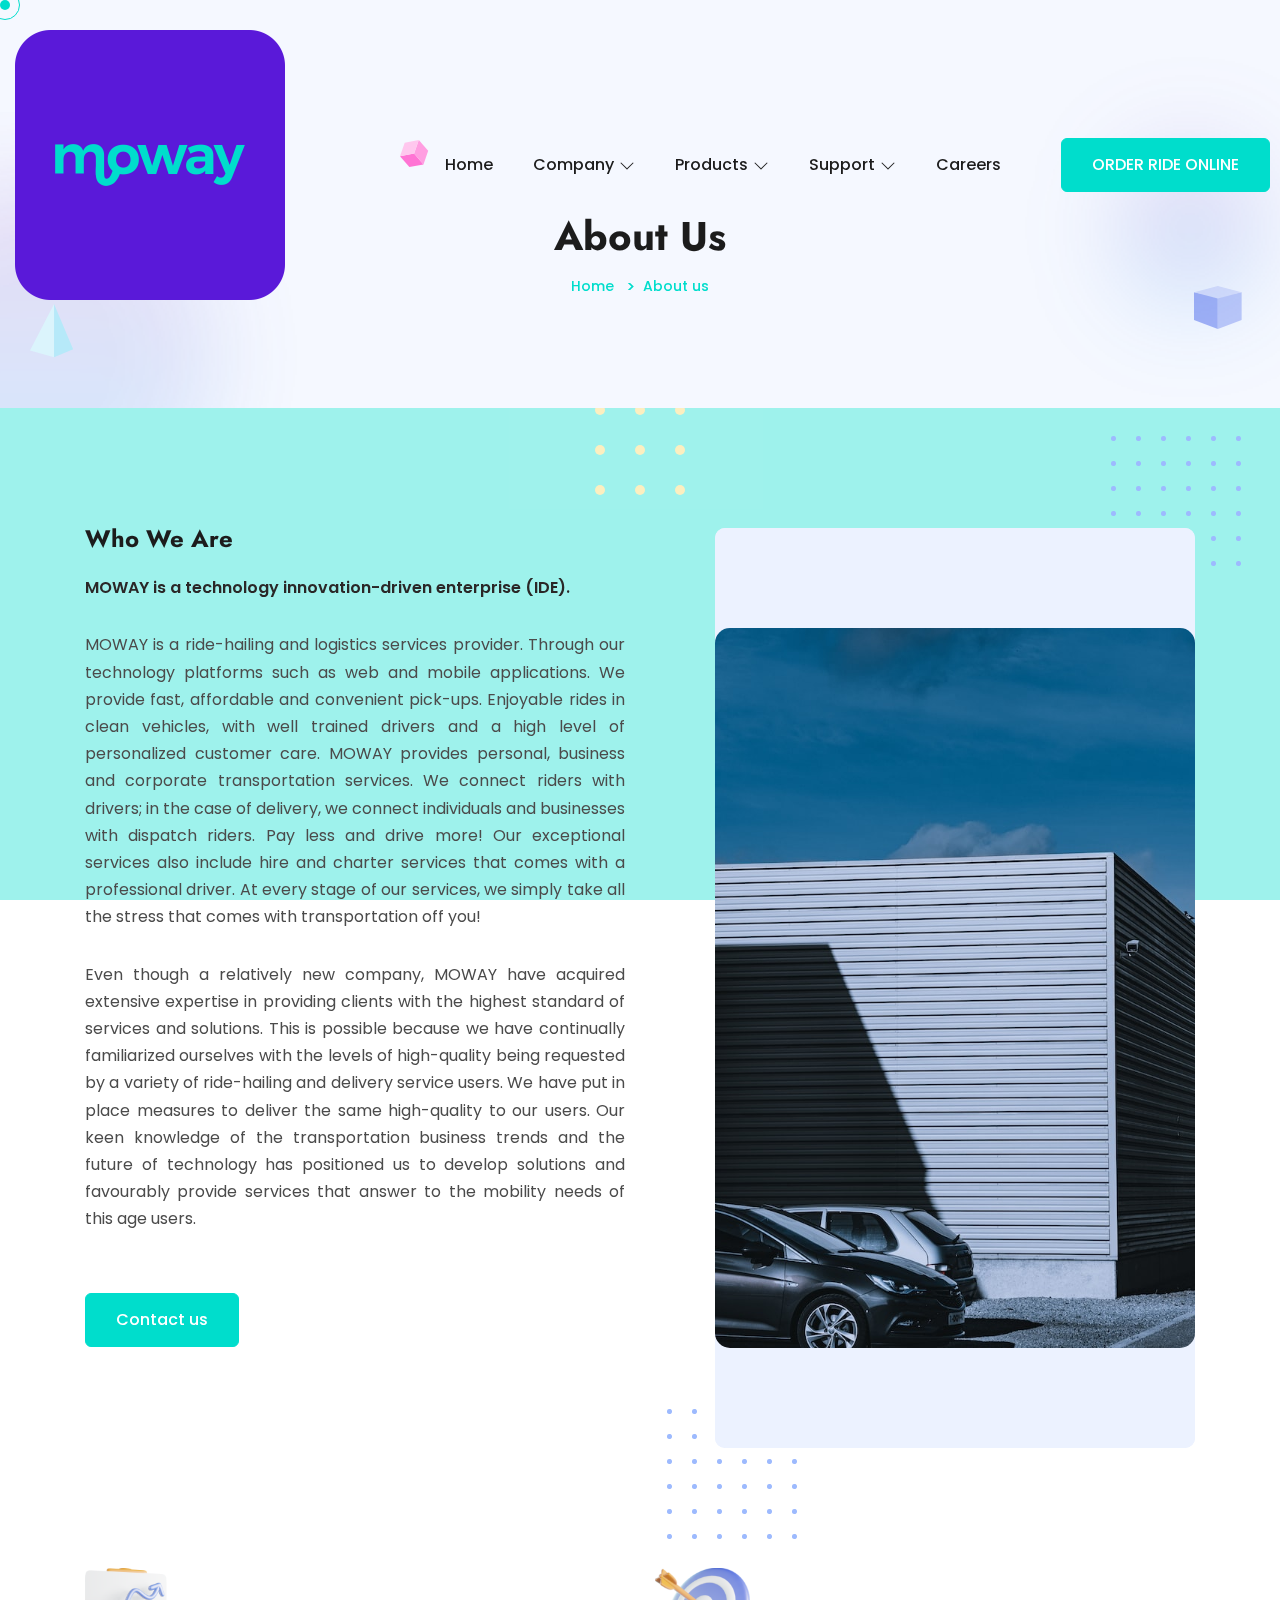
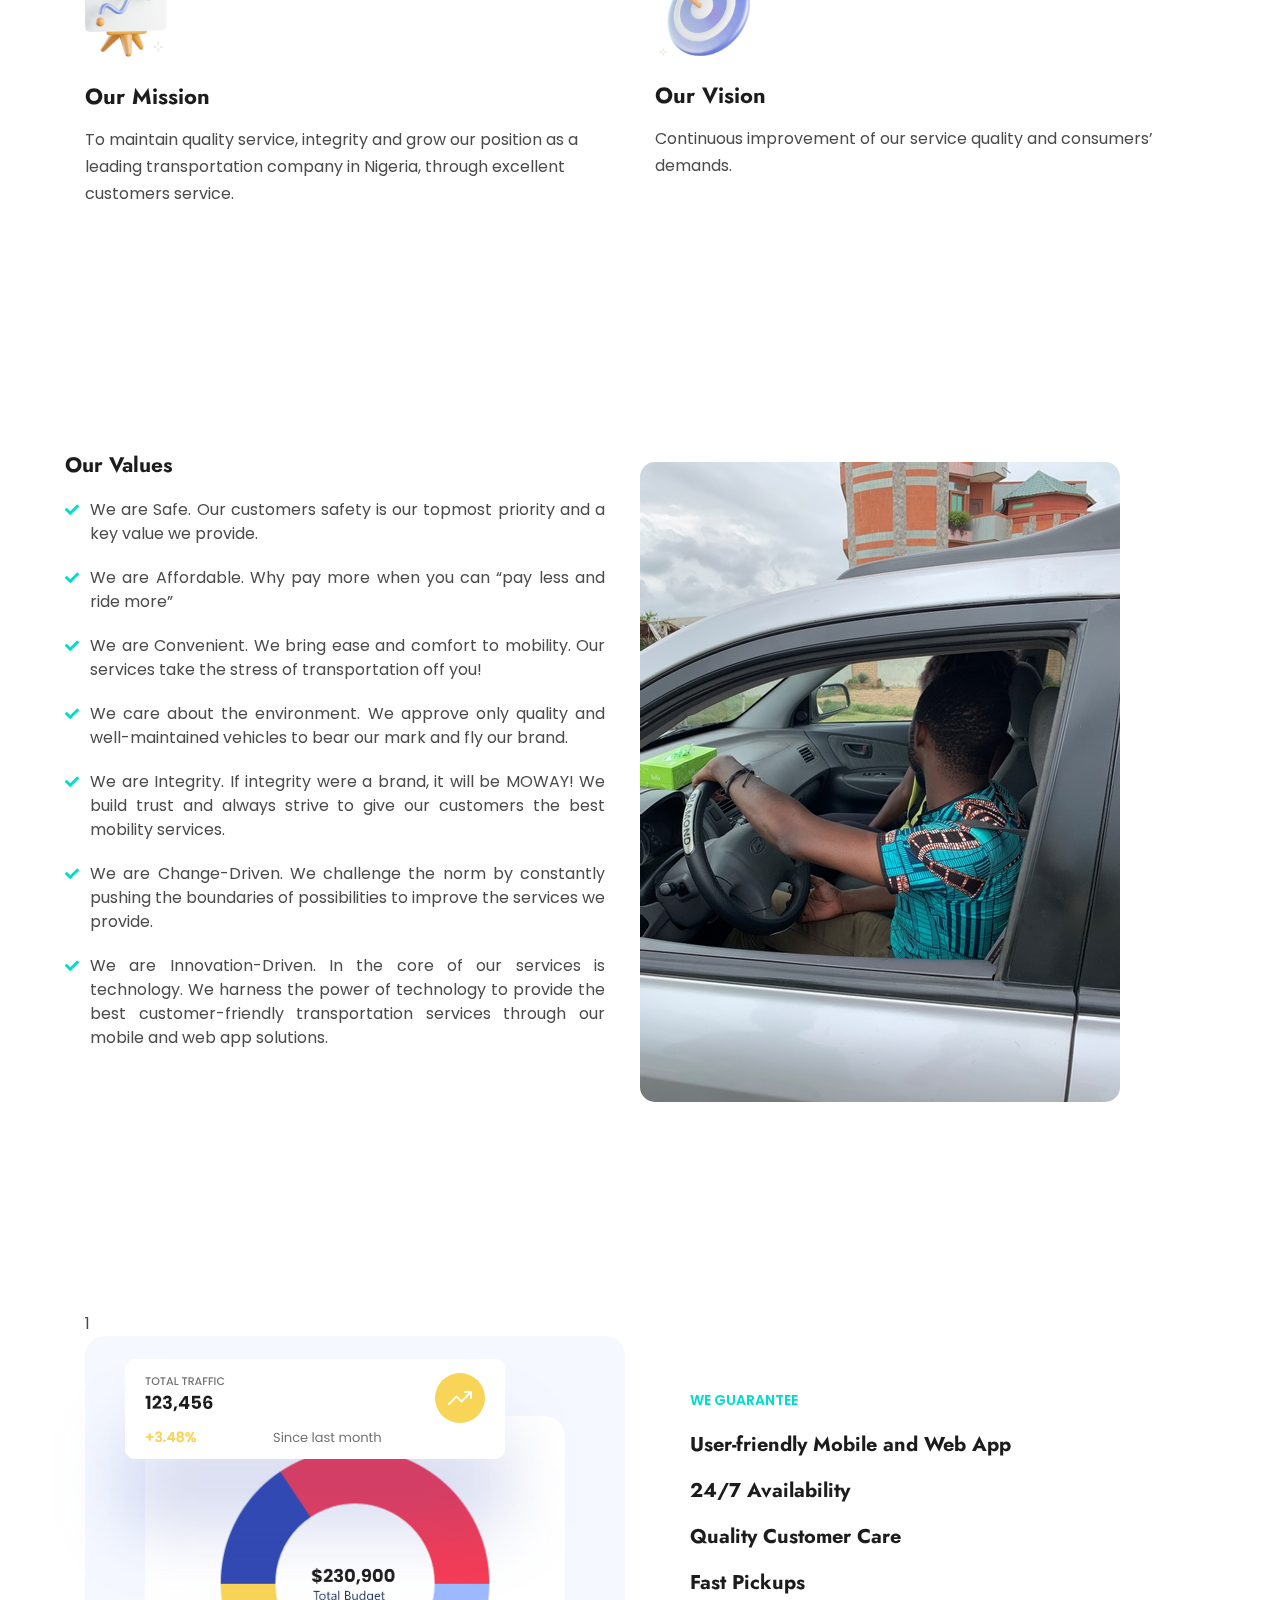
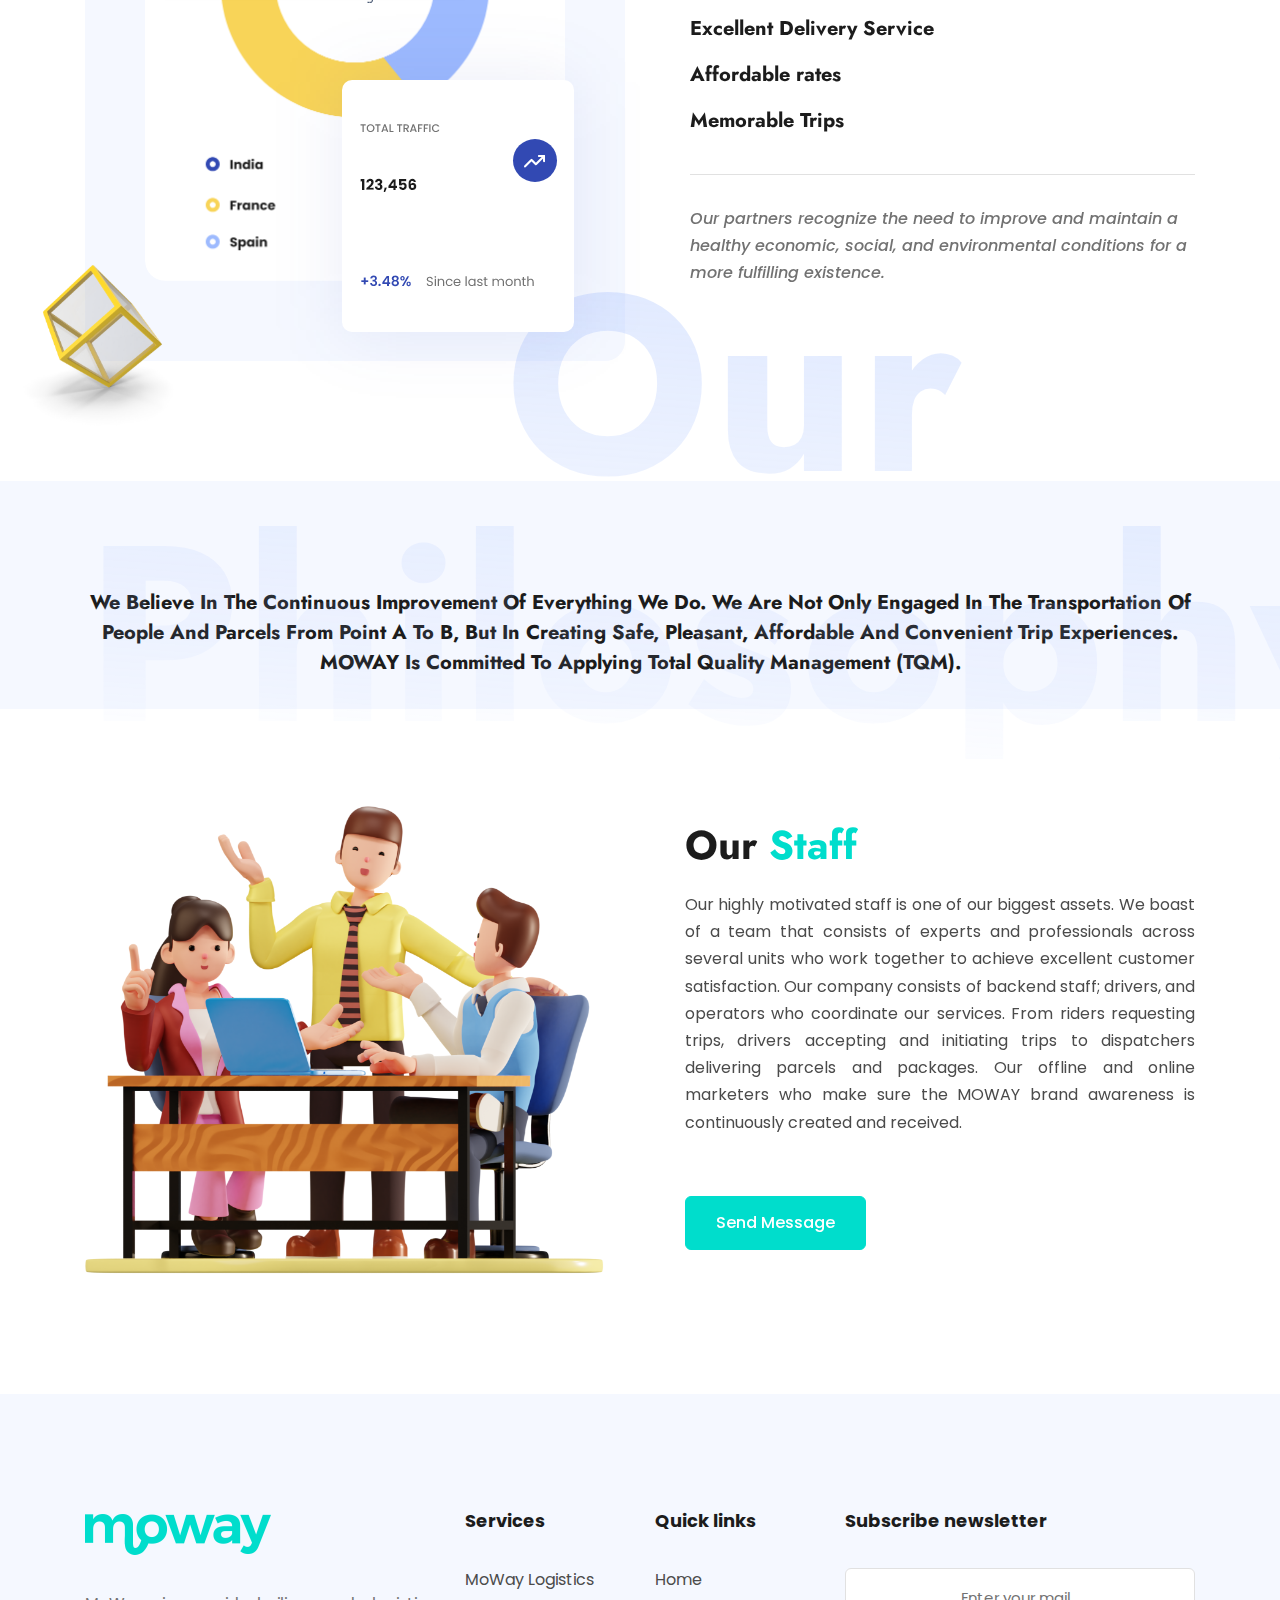
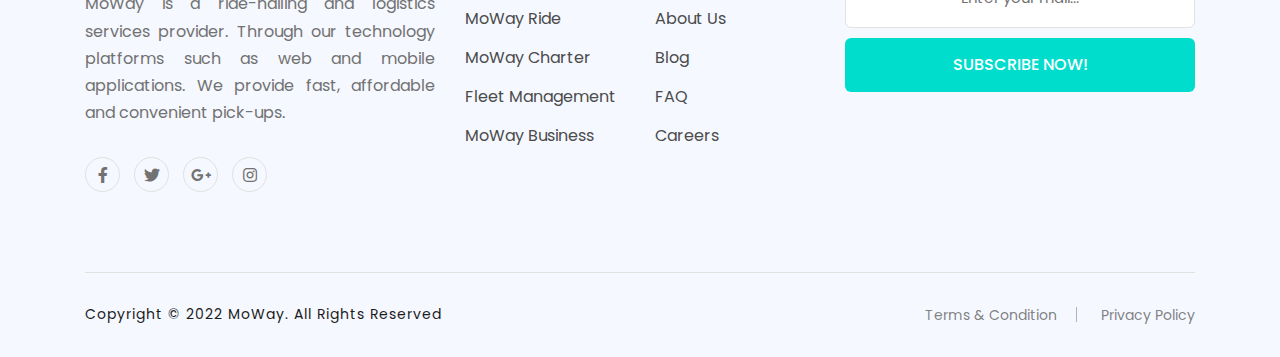
<file: about.html>
<!DOCTYPE html>
<html lang="en">
<head>
    <meta charset="UTF-8">
    <meta name="viewport" content="width=device-width, initial-scale=1.0">
    <meta http-equiv="X-UA-Compatible" content="ie=edge">
    <title>About - MoWay</title>
    <link rel="preconnect" href="https://fonts.googleapis.com">
    <link rel="preconnect" href="https://fonts.gstatic.com" crossorigin>
    <link href="https://fonts.googleapis.com/css2?family=Jost:ital,wght@0,100;0,200;0,300;0,400;0,500;0,600;0,700;0,800;0,900;1,100;1,200;1,300;1,400;1,500;1,600;1,700;1,800;1,900&family=Poppins:ital,wght@0,100;0,200;0,300;0,400;0,500;0,600;0,700;0,800;0,900;1,100;1,200;1,300;1,400;1,500;1,600;1,700;1,800;1,900&display=swap" rel="stylesheet">
    <!-- fontawesome css link -->
    <link rel="stylesheet" href="assets/css/fontawesome-all.min.css">
    <!-- bootstrap css link -->
    <link rel="stylesheet" href="assets/css/bootstrap.min.css">
    <!-- favicon -->
    <link rel="shortcut icon" href="assets/images/app-icon.png" type="image/x-icon">
    <!-- swipper css link -->
    <link rel="stylesheet" href="assets/css/swiper.min.css">
    <!-- lightcase css links -->
    <link rel="stylesheet" href="assets/css/lightcase.css">
    <!-- odometer css link -->
    <link rel="stylesheet" href="assets/css/odometer.css">
    <!-- line-awesome-icon css -->
    <link rel="stylesheet" href="assets/css/icomoon.css">
    <!-- line-awesome-icon css -->
    <link rel="stylesheet" href="assets/css/line-awesome.min.css">
    <!-- animate.css -->
    <link rel="stylesheet" href="assets/css/animate.css">
    <!-- aos.css -->
    <link rel="stylesheet" href="assets/css/aos.css">
    <!-- nice select css -->
    <link rel="stylesheet" href="assets/css/nice-select.css">
    <!-- main style css link -->
    <link rel="stylesheet" href="assets/css/style.css">
</head>
<body>



<!--~~~~~~~~~~~~~~~~~~~~~~~~~~~~~~~~~~~~~~~
    Start Preloader
~~~~~~~~~~~~~~~~~~~~~~~~~~~~~~~~~~~~~~~~-->
<div class="preloader">
    <div class="drawing" id="loading">
        <div class="loading-dot"></div>
    </div>
</div>
<!--~~~~~~~~~~~~~~~~~~~~~~~~~~~~~~~~~~~~~~~
    End Preloader
~~~~~~~~~~~~~~~~~~~~~~~~~~~~~~~~~~~~~~~~-->


<div class="cursor"></div>
<div class="cursor-follower"></div>


<!--~~~~~~~~~~~~~~~~~~~~~~~~~~~~~~~~~~~~~~~
    Start Header
~~~~~~~~~~~~~~~~~~~~~~~~~~~~~~~~~~~~~~~~-->
<header class="header-section two">
    <div class="header">
        <div class="header-bottom-area five">
            <div class="container custom-container">
                <div class="header-menu-content">
                    <nav class="navbar navbar-expand-xl p-0">
                        <a class="site-logo site-title" href="index.html"><img src="assets/images/logo-main.png" alt="site-logo"></a>
                        <button class="navbar-toggler d-block d-xl-none ml-auto" type="button" data-toggle="collapse" data-target="#navbarSupportedContent"
                            aria-controls="navbarSupportedContent" aria-expanded="false" aria-label="Toggle navigation">
                            <span class="toggle-bar"></span>
                        </button>
                        <div class="collapse navbar-collapse justify-content-end" id="navbarSupportedContent">
                            <ul class="navbar-nav main-menu">
                                <li><a href="index.html">Home</a></li>
                                <li class="menu_has_children">
                                    <a href="#">Company <i class="las la-angle-down"></i></a>
                                    <ul class="sub-menu">
                                        <li><a href="about.html">About</a></li>
                                        <li><a href="#" target="_blank">Blog</a></li>
                                    </ul>
                                </li>
                                <li class="menu_has_children">
                                    <a href="#">Products <i class="las la-angle-down"></i></a>
                                    <ul class="sub-menu">
                                        <li><a href="logistics.html">Logistics</a></li>
                                        <li><a href="fleet.html">Fleet</a></li>
                                    </ul>
                                </li>
                                <li class="menu_has_children">
                                    <a href="#">Support <i class="las la-angle-down"></i></a>
                                    <ul class="sub-menu">
                                        <li><a href="contact.html">Contact</a></li>
                                        <li><a href="faq.html">Faq</a></li>
                                    </ul>
                                </li>
                                <li><a href="careers.html">Careers</a></li>
                            </ul>
                            <div class="header-right">
                                <div class="header-action-area">
                                    <div class="header-action">
                                        <a href="#" class="btn--base">ORDER RIDE ONLINE</a>
                                    </div>
                                </div>
                            </div>
                        </div>
                    </nav>
                </div>
            </div>
        </div>
    </div>
</header>
<!--~~~~~~~~~~~~~~~~~~~~~~~~~~~~~~~~~~~~~~~
    End Header
~~~~~~~~~~~~~~~~~~~~~~~~~~~~~~~~~~~~~~~~-->

<!--~~~~~~~~~~~~~~~~~~~~~~~~~~~~~~~~~~~~~~~
    Start Desktop Creative Menu
~~~~~~~~~~~~~~~~~~~~~~~~~~~~~~~~~~~~~~~~-->

<div class="home-three-menu">
    <div class="menu-open">
        <div class="close-btn">
            <div class="logo">
                <a class="site-logo site-title home-three-logo" href="index.html"><img src="assets/images/logo-main-text.png" alt="site-logo"></a>
            </div>
            <div class="cross-btn">
                <a href="javascript:void(0)">
                    <i class="las la-times"></i>
                </a>
            </div>
        </div>
        <div class="nav-wrapper">
            <span class="menu-text">Menu</span>
            <ul class="navigation-three">
                <li class="menu_has_children">
                    <a href="index-five.html"><span>Home</span><i class="las la-angle-down"></i></a>
                </li>
                <li><a href="about.html"><span>About</span></a></li>
                <li class="menu_has_children">
                    <a href="service.html"><span>Services</span><i class="las la-angle-down"></i></a>
                </li>
                <li><a href="contact.html"><span>Contact</span></a></li>
            </ul>
            <div class="address-wrapper">
                <div class="address">
                    <h6 class="title">Address</h6>
                    <p>Funke House, <br> 
                        212 Chief Melford Okilo Road,<br>
                        Amarata, Yenagoa,
                        Bayelsa State.</p>
                </div>
                <div class="contact">
                    <h6 class="title">Contact</h6>
                    <p><a href="tel:+234 816 500 0075">+234 816 500 0075</a></p>
                    <p><a href="tel:+234 812 894 2201"> +234 812 894 2201</a></p>
                    <p><a href="mailto:">info@moway.com.ng</a></p>
                </div>
                <ul class="footer-social">
                    <h6 class="title">Follow Us</h6>
                    <li><a href="#0"><i class="fab fa-facebook-f"></i></a></li>
                    <li><a href="#0"><i class="fab fa-twitter"></i></a></li>
                    <li><a href="#0"><i class="fab fa-google-plus-g"></i></a></li>
                    <li><a href="#0"><i class="fab fa-instagram"></i></a></li>
                </ul>
            </div>
        </div>  
    </div>
</div>

<!--~~~~~~~~~~~~~~~~~~~~~~~~~~~~~~~~~~~~~~~
    End Desktop Creative Menu
~~~~~~~~~~~~~~~~~~~~~~~~~~~~~~~~~~~~~~~~-->


<!--~~~~~~~~~~~~~~~~~~~~~~~~~~~~~~~~~~~~~~~
    Start Banner
~~~~~~~~~~~~~~~~~~~~~~~~~~~~~~~~~~~~~~~~-->
<section class="banner-section two inner">
    <div class="banner-element-four two">
        <img src="assets/images/element/element-5.png" alt="element">
    </div>
    <div class="banner-element-five two">
        <img src="assets/images/element/element-7.png" alt="element">
    </div>
    <div class="banner-element-nineteen two">
        <img src="assets/images/element/element-6.png" alt="element">
    </div>
    <div class="banner-element-twenty-two two">
        <img src="assets/images/element/element-69.png" alt="element">
    </div>
    <div class="banner-element-twenty-three two">
        <img src="assets/images/element/element-70.png" alt="element">
    </div>
    <div class="container">
        <div class="row justify-content-center align-items-center mb-30-none">
            <div class="col-xl-12 mb-30">
                <div class="banner-content two">
                   <div class="banner-content-header">
                        <h2 class="title">About Us</h2>
                        <div class="breadcrumb-area">
                            <nav aria-label="breadcrumb">
                                <ol class="breadcrumb">
                                <li class="breadcrumb-item"><a href="index.html">Home</a></li>
                                <li class="breadcrumb-item active" aria-current="page">About us</li>
                                </ol>
                            </nav>
                        </div>
                   </div>
                </div>
            </div>
        </div>
    </div>
</section>
<!--~~~~~~~~~~~~~~~~~~~~~~~~~~~~~~~~~~~~~~~
    End Banner
~~~~~~~~~~~~~~~~~~~~~~~~~~~~~~~~~~~~~~~~-->


<!--~~~~~~~~~~~~~~~~~~~~~~~~~~~~~~~~~~~~~~~
    Start Scroll-To-Top
~~~~~~~~~~~~~~~~~~~~~~~~~~~~~~~~~~~~~~~~-->
<a href="#" class="scrollToTop"><i class="las la-angle-double-up"></i></a>
<!--~~~~~~~~~~~~~~~~~~~~~~~~~~~~~~~~~~~~~~~
    End Scroll-To-Top
~~~~~~~~~~~~~~~~~~~~~~~~~~~~~~~~~~~~~~~~-->


<!--~~~~~~~~~~~~~~~~~~~~~~~~~~~~~~~~~~~~~~~
    Start About
~~~~~~~~~~~~~~~~~~~~~~~~~~~~~~~~~~~~~~~~-->
<section class="about-section ptb-120">
    <div class="about-element-one two">
        <img src="assets/images/element/element-39.png" alt="element">
    </div>
    <div class="container">
        <div class="row justify-content-center mb-30-none">
            <div class="col-xl-6 col-lg-6 mb-30">
                <div class="about-content two">
                    <h3 class="title">Who We Are</h3>
                    <p class="para text-justify" >MOWAY is a technology innovation-driven enterprise (IDE). </p>
                    <p class=" text-justify"> MOWAY is a ride-hailing and logistics services provider. Through our technology platforms such as web and mobile applications. We provide fast, affordable and convenient pick-ups. Enjoyable rides in clean vehicles, with well trained drivers and a high level of personalized customer care.
                        
                        MOWAY provides personal, business and corporate transportation services. We connect riders with drivers; in the case of delivery, we connect individuals and businesses with dispatch riders. Pay less and drive more!
                        
                        Our exceptional services also include hire and charter services that comes with a professional driver. At every stage of our services, we simply take all the stress that comes with transportation off you!</p>
                    <p class=" text-justify"> Even though a relatively new company, MOWAY have acquired extensive expertise in providing clients with the highest standard of services and solutions. This is possible because we have continually familiarized ourselves with the levels of high-quality being requested by a variety of ride-hailing and delivery service users. We have put in place measures to deliver the same high-quality to our users.
                        
                        Our keen knowledge of the transportation business trends and the future of technology has positioned us to develop solutions and favourably provide services that answer to the mobility needs of this age users.</p>
                    <div class="about-btn two">
                        <a href="contact.html" class="btn--base">Contact us</a>
                        <!-- <span>or Call <a href="tel:11026593268003">+110 2659 3268 003</a></span> -->
                    </div>
                </div>
            </div>
            <div class="col-xl-6 col-lg-6 mb-30">
                <div class="about-thumb two">
                    <img src="assets/images/element/about.jpg" style="border-radius: 15px;" alt="element">
                    <div class="about-thumb-element-one">
                        <img src="assets/images/element/element-60.png" alt="element">
                    </div>
                    <div class="about-thumb-element-two">
                        <img src="assets/images/element/element-60.png" alt="element">
                    </div>
                    <!-- <div class="about-thumb-video">
                        <div class="circle">
                            <svg version="1.1" xmlns="http://www.w3.org/2000/svg" xmlns:xlink="http://www.w3.org/1999/xlink" x="0px" y="0px" width="300px" height="300px" viewBox="0 0 300 300" enable-background="new 0 0 300 300" xml:space="preserve">
                                <defs>
                                    <path id="circlePath" d=" M 150, 150 m -60, 0 a 60,60 0 0,1 120,0 a 60,60 0 0,1 -120,0 "/>
                                </defs>
                                <circle cx="150" cy="100" r="75" fill="none"/>
                                <g>
                                    <use xlink:href="#circlePath" fill="none"/>
                                    <text fill="#ffffff">
                                        <textPath xlink:href="#circlePath">Softim it solution Softim it solution Softim it solution Softim it solution</textPath>
                                    </text>
                                </g>
                            </svg>
                        </div>
                        <div class="video-main">
                            <a class="video-icon video" data-rel="lightcase:myCollection" href="https://www.youtube.com/embed/LRhrNC-OC0Y">
                                <i class="fas fa-play"></i>
                            </a>
                        </div>
                    </div> -->
                </div>
            </div>
        </div>
    </div>
</section>
<!--~~~~~~~~~~~~~~~~~~~~~~~~~~~~~~~~~~~~~~~
    End About
~~~~~~~~~~~~~~~~~~~~~~~~~~~~~~~~~~~~~~~~-->

<!--~~~~~~~~~~~~~~~~~~~~~~~~~~~~~~~~~~~~~~~
    Start Service
~~~~~~~~~~~~~~~~~~~~~~~~~~~~~~~~~~~~~~~~-->
<section class="service-section two pb-120">
    <div class="service-element-one two">
        <img src="assets/images/element/element-23.png" alt="element">
    </div>
    <div class="container">
        <div class="row justify-content-center mb-60-none">
            <div class="col-xl-6 col-lg-6 col-md-6 col-sm-6 mb-60">
                <div class="service-item two">
                    <div class="service-icon">
                        <img src="assets/images/icon/icon-3.png" alt="icon">
                    </div>
                    <div class="service-content">
                        <h3 class="title">Our Mission</h3>
                        <p>To maintain quality service, integrity and grow our position as a leading transportation company in Nigeria, through excellent customers service. </p>
                        <!-- <div class="service-btn">
                            <a href="service.html" class="custom-btn">Learn More <i class="icon-Group-2361 ml-2"></i></a>
                        </div> -->
                    </div>
                </div>
            </div>
            <div class="col-xl-6 col-lg-6 col-md-6 col-sm-6 mb-60">
                <div class="service-item two">
                    <div class="service-icon">
                        <img src="assets/images/icon/icon-4.png" alt="icon">
                    </div>
                    <div class="service-content">
                        <h3 class="title">Our Vision</h3>
                        <p>Continuous improvement of our service quality and consumers’ demands.</p>
                        <!-- <div class="service-btn">
                            <a href="service.html" class="custom-btn">Learn More <i class="icon-Group-2361 ml-2"></i></a>
                        </div> -->
                    </div>
                </div>
            </div>
            <!-- <div class="col-xl-3 col-lg-4 col-md-6 col-sm-6 mb-60">
                <div class="service-item two">
                    <div class="service-icon">
                        <img src="assets/images/icon/icon-5.png" alt="icon">
                    </div>
                    <div class="service-content">
                        <h3 class="title">Business Consulting</h3>
                        <p>We rank among the best in the US, Argentina, and Ukraine. Our apps get</p>
                        <div class="service-btn">
                            <a href="service.html" class="custom-btn">Learn More <i class="icon-Group-2361 ml-2"></i></a>
                        </div>
                    </div>
                </div>
            </div>
            <div class="col-xl-3 col-lg-4 col-md-6 col-sm-6 mb-60">
                <div class="service-item two">
                    <div class="service-icon">
                        <img src="assets/images/icon/icon-6.png" alt="icon">
                    </div>
                    <div class="service-content">
                        <h3 class="title">QA & Testing</h3>
                        <p>We rank among the best in the US, Argentina, and Ukraine. Our apps get</p>
                        <div class="service-btn">
                            <a href="service.html" class="custom-btn">Learn More <i class="icon-Group-2361 ml-2"></i></a>
                        </div>
                    </div>
                </div>
            </div> -->
        </div>
    </div>
</section>
<!--~~~~~~~~~~~~~~~~~~~~~~~~~~~~~~~~~~~~~~~
    End Service
~~~~~~~~~~~~~~~~~~~~~~~~~~~~~~~~~~~~~~~~-->

<section class="experience-secction">
    <div class="container custom-container-four">
        <div class="row">
            <div class="col-xl-6 col-lg-6 mb-30">
                <div class="experience-content">
                    <h4 class="title">Our Values</h4>
                    <ul class="plan-list text-justify">
                        <li>We are Safe. Our customers safety is our topmost priority and a key value we provide.</li>

                           <li>We are Affordable. Why pay more when you can “pay less and ride more”</li> 
                            
                            <li>We are Convenient. We bring ease and comfort to mobility. Our services take the stress of transportation off you!</li> 
                            
                           <li>We care about the environment. We approve only quality and well-maintained vehicles to bear our mark and fly our brand.</li> 
                            
                            <li>We are Integrity. If integrity were a brand, it will be MOWAY! We build trust and always strive to give our customers the best mobility services. </li> 
                            
                            <li>We are Change-Driven. We challenge the norm by constantly pushing the boundaries of possibilities to improve the services we provide.</li> 
                            
                            <li>We are Innovation-Driven. In the core of our services is technology. We harness the power of technology to provide the best customer-friendly transportation services through our mobile and web app solutions.</li>
                    </ul>
                </div>
            </div>
            <div class="col-xl-6 col-lg-6 mb-30">
                <div class="statistics-item-area">
                    <p></p>
                    <div class="row mb-30-none">
                        <img src="assets/images/element/cab.jpg" style="border-radius: 15px;" alt="">
                        <!-- <div class="col-xl-6 col-lg-6 col-md-6 mb-30">
                            <img src="assets/images/element/cab.jpg" alt="">
                            <div class="icon-box-items">
                                <div class="content">
                                    <div class="odo-area">
                                        <h3 class="odo-title odometer" data-odometer-final="10">0</h3>
                                        <h3 class="title">Years</h3>
                                    </div>
                                    <p>of Experience</p>
                                </div>
                                <div class="icon">
                                    <img src="assets/images/home-three/customer-review.png" alt="icon">
                                </div>
                            </div>
                        </div> -->
                        <!-- <div class="col-xl-6 col-lg-6 col-md-6 mb-30">
                            <div class="icon-box-items style-01">
                                <div class="content">
                                    <div class="odo-area">
                                        <h3 class="odo-title odometer" data-odometer-final="125">0</h3>
                                        <h3 class="title">+</h3>
                                    </div>
                                    <p>Employees</p>
                                </div>
                                <div class="icon">
                                    <img src="assets/images/home-three/employee.png" alt="icon">
                                </div>
                            </div>
                        </div> -->
                    </div>
                </div>
            </div>
        </div>
    </div>
</section>



<!--~~~~~~~~~~~~~~~~~~~~~~~~~~~~~~~~~~~~~~~
    Start About
~~~~~~~~~~~~~~~~~~~~~~~~~~~~~~~~~~~~~~~~-->

<section class="media-section ptb-120">
    <div class="container">
        <div class="row justify-content-center align-items-center mb-30-none">
            <div class="col-xl-6 col-lg-6 mb-30">1
                <div class="media-thumb">
                    <img src="assets/images/element/element-101.png" alt="element">
                    <div class="media-thumb-element-one">
                        <img src="assets/images/element/element-102.png" alt="element">
                    </div>
                    <div class="media-thumb-element-two">
                        <img src="assets/images/element/element-103.png" alt="element">
                    </div>
                    <div class="media-thumb-element-three">
                        <img src="assets/images/element/element-104.png" alt="element">
                    </div>
                </div>
            </div>
            <div class="col-xl-6 col-lg-6 mb-30">
                <div class="media-content">
                    <div class="media-header">
                        <span class="sub-title">We Guarantee</span>
                        <h4 class="title">User-friendly Mobile and Web App</h4>
<!--                         <p>We provide a cost-effective delivery service. You deliver more orders and save even more.</p> -->
                        <h4 class="title">24/7 Availability</h4>
<!--                         <p>You can satisfy more customers everyday because we provide last mile delivery services.</p> -->
                        <h4 class="title">Quality Customer Care </h4>
<!--                         <p>Partnering with our services will boost your business growth without any negative pressure on your business.</p> -->
                        <h4 class="title">Fast Pickups</h4>
                        <h4 class="title">Excellent Delivery Service</h4>
                        <h4 class="title">Affordable rates</h4>
                        <h4 class="title">Memorable Trips</h4>
                    </div>
                   <!--  <ul class="media-list">
                        <li>Lorem ipsum dummy text used here so replace.</li>
                        <li>We rank among the best in Our apps get</li>
                    </ul>
                    <div class="media-btn">
                        <a href="#0" class="btn--base active">START 7 DAYS FREE  TRAIL</a> 
                    </div> -->
                    <div class="media-footer">
                        <p>Our partners recognize the need to improve and maintain a healthy economic, social, and environmental conditions for a more fulfilling existence.</p>
                    </div>
                </div>
            </div>
        </div>
    </div>
</section>






<!--~~~~~~~~~~~~~~~~~~~~~~~~~~~~~~~~~~~~~~~
    Start Agency
~~~~~~~~~~~~~~~~~~~~~~~~~~~~~~~~~~~~~~~~-->
<section class="agency-section ptb-120">
    <div class="container">
        <div class="row justify-content-center">
            <div class="col-xl-12">
                <div class="agency-content text-center">
                    <div class="agency-logo-text">
                        <span>Our Philosophy</span>
                    </div>
                    <h4 class="title">We believe in the continuous improvement of everything we do. We are not only engaged in the transportation of people and parcels from point A to B, but in creating safe, pleasant, affordable and convenient trip experiences. <br>

                        MOWAY is committed to applying Total Quality Management (TQM).</h4>
                </div>
                <!-- <div class="agency-statistics-area">
                    <div class="row justify-content-center mb-30-none">
                        <div class="col-xl-3 col-lg-3 col-md-6 col-sm-6 mb-30">
                            <div class="statistics-item">
                                <div class="statistics-content">
                                    <div class="odo-area">
                                        <h3 class="odo-title odometer" data-odometer-final="12">0</h3>
                                        <h3 class="title">+</h3>
                                    </div>
                                    <p>Years of operation</p>
                                </div>
                            </div>
                        </div>
                        <div class="col-xl-3 col-lg-3 col-md-6 col-sm-6 mb-30">
                            <div class="statistics-item">
                                <div class="statistics-content">
                                    <div class="odo-area">
                                        <h3 class="odo-title odometer" data-odometer-final="256">0</h3>
                                        <h3 class="title">+</h3>
                                    </div>
                                    <p>Projects deliverd</p>
                                </div>
                            </div>
                        </div>
                        <div class="col-xl-3 col-lg-3 col-md-6 col-sm-6 mb-30">
                            <div class="statistics-item">
                                <div class="statistics-content">
                                    <div class="odo-area">
                                        <h3 class="odo-title odometer" data-odometer-final="65">0</h3>
                                        <h3 class="title">+</h3>
                                    </div>
                                    <p>Team Specialist</p>
                                </div>
                            </div>
                        </div>
                        <div class="col-xl-3 col-lg-3 col-md-6 col-sm-6 mb-30">
                            <div class="statistics-item">
                                <div class="statistics-content">
                                    <div class="odo-area">
                                        <h3 class="odo-title odometer" data-odometer-final="25">0</h3>
                                        <h3 class="title">+</h3>
                                    </div>
                                    <p>Around The World</p>
                                </div>
                            </div>
                        </div>
                    </div>
                </div> -->
            </div>
        </div>
    </div>
</section>
<!--~~~~~~~~~~~~~~~~~~~~~~~~~~~~~~~~~~~~~~~
    End Agency
~~~~~~~~~~~~~~~~~~~~~~~~~~~~~~~~~~~~~~~~-->

<section class="about-section">
    <div class="about-element-one two">
        <img src="assets/images/element/element-39.png" alt="element">
    </div>
    <div class="container">
        <div class="about-area two">
            <div class="row justify-content-center align-items-center mb-30-none">
                <div class="col-xl-6 col-lg-6 mb-30">
                    <div class="box-wrapper two">
                        <div class="box3"></div>
                        <div class="box1">
                            <div class="box-element-one">
                                <img src="assets/images/element/element-59.png" alt="element">
                            </div>
                            <div class="box-element-two">
                                <img src="assets/images/element/element-7.png" alt="element">
                            </div>
                        </div>
                        <div class="box2">
                            <div class="box-element-five">
                                <img src="assets/images/element/element-16.png" alt="element">
                            </div>
                            <div class="box-element-six">
                                <img src="assets/images/element/element-7.png" alt="element">
                            </div>
                        </div>
                    </div>
                    <div class="about-thumb">
                        <img src="assets/images/element/element-58.png" alt="element">
                    </div>
                </div>
                <div class="col-xl-6 col-lg-6 mb-30">
                    <div class="about-content">
                        <h2 class="title">Our  <span class="text--base">Staff</span></h2>
                       <!--  <p class="para">We rank among the best in the US, Argentina, and Ukraine. Our apps get featured as best in class, & our clients love our work.</p> -->
                        <p class="text-justify">Our highly motivated staff is one of our biggest assets. We boast of a team that consists of experts and professionals across several units who work together to achieve excellent customer satisfaction. Our company consists of backend staff; drivers, and operators who coordinate our services. From riders requesting trips, drivers accepting and initiating trips to dispatchers delivering parcels and packages. Our offline and online marketers who make sure the MOWAY brand awareness is continuously created and received.</p>
                        <div class="about-btn">
                            <a href="contact.html" class="btn--base">Send Message</a>
                        </div>
                    </div>
                </div>
            </div>
        </div>
    </div>
</section>
<!--~~~~~~~~~~~~~~~~~~~~~~~~~~~~~~~~~~~~~~~
    End About
~~~~~~~~~~~~~~~~~~~~~~~~~~~~~~~~~~~~~~~~-->


<!--~~~~~~~~~~~~~~~~~~~~~~~~~~~~~~~~~~~~~~~
    Start Team
~~~~~~~~~~~~~~~~~~~~~~~~~~~~~~~~~~~~~~~~-->
<!-- <section class="team-section two ptb-120">
    <div class="team-element-one">
        <img src="assets/images/element/element-7.png" alt="element">
    </div>
    <div class="team-element-two">
        <img src="assets/images/element/element-6.png" alt="element">
    </div>
    <div class="team-element-three">
        <img src="assets/images/element/element-7.png" alt="element">
    </div>
    <div class="team-element-four">
        <img src="assets/images/element/element-39.png" alt="element">
    </div>
    <div class="container">
        <div class="row">
            <div class="col-xl-12">
                <div class="section-header-wrapper">
                    <div class="section-header">
                        <h2 class="section-title">Softim Expert Team</h2>
                        <p>We rank among the best in the US, Argentina, and Ukraine. Our apps get featured as best in class, and our clients love our work.</p>
                    </div>
                    <div class="slider-nav-area">
                        <div class="slider-prev">
                            <i class="fas fa-chevron-left"></i>
                        </div>
                        <div class="slider-next">
                            <i class="fas fa-chevron-right"></i>
                        </div>
                    </div>
                </div>
            </div>
        </div>
        <div class="row justify-content-center mb-30-none">
            <div class="col-xl-12">
                <div class="team-slider-area two">
                    <div class="team-slider two">
                        <div class="swiper-wrapper">
                            <div class="swiper-slide">
                                <div class="team-item">
                                    <div class="team-thumb">
                                        <img src="assets/images/team/team-5.png" alt="team">
                                        <div class="team-social-area">
                                            <ul class="team-social">
                                                <li><a href="#0"><i class="fab fa-facebook-f"></i></a></li>
                                                <li><a href="#0"><i class="fab fa-twitter"></i></a></li>
                                                <li><a href="#0"><i class="fab fa-google-plus-g"></i></a></li>
                                                <li><a href="#0"><i class="fab fa-instagram"></i></a></li>
                                            </ul>
                                        </div>
                                    </div>
                                    <div class="team-content">
                                        <h3 class="title"><a href="team-details.html">Nilkusa Agawal</a></h3>
                                        <span class="sub-title">Sr. Marketer</span>
                                    </div>
                                </div>
                            </div>
                            <div class="swiper-slide">
                                <div class="team-item">
                                    <div class="team-thumb">
                                        <img src="assets/images/team/team-4.png" alt="team">
                                        <div class="team-social-area">
                                            <ul class="team-social">
                                                <li><a href="#0"><i class="fab fa-facebook-f"></i></a></li>
                                                <li><a href="#0"><i class="fab fa-twitter"></i></a></li>
                                                <li><a href="#0"><i class="fab fa-google-plus-g"></i></a></li>
                                                <li><a href="#0"><i class="fab fa-instagram"></i></a></li>
                                            </ul>
                                        </div>
                                    </div>
                                    <div class="team-content">
                                        <h3 class="title"><a href="team-details.html">Abhisek Roy</a></h3>
                                        <span class="sub-title">Havey Truck Instructor</span>
                                    </div>
                                </div>
                            </div>
                            <div class="swiper-slide">
                                <div class="team-item">
                                    <div class="team-thumb">
                                        <img src="assets/images/team/team-6.png" alt="team">
                                        <div class="team-social-area">
                                            <ul class="team-social">
                                                <li><a href="#0"><i class="fab fa-facebook-f"></i></a></li>
                                                <li><a href="#0"><i class="fab fa-twitter"></i></a></li>
                                                <li><a href="#0"><i class="fab fa-google-plus-g"></i></a></li>
                                                <li><a href="#0"><i class="fab fa-instagram"></i></a></li>
                                            </ul>
                                        </div>
                                    </div>
                                    <div class="team-content">
                                        <h3 class="title"><a href="team-details.html">Rashmika Mandana</a></h3>
                                        <span class="sub-title">Lady Instructor</span>
                                    </div>
                                </div>
                            </div>
                        </div>
                    </div>
                </div>
            </div>
        </div>
    </div>
</section> -->
<!--~~~~~~~~~~~~~~~~~~~~~~~~~~~~~~~~~~~~~~~
    End Team
~~~~~~~~~~~~~~~~~~~~~~~~~~~~~~~~~~~~~~~~-->


<!--~~~~~~~~~~~~~~~~~~~~~~~~~~~~~~~~~~~~~~~
    Start Client
~~~~~~~~~~~~~~~~~~~~~~~~~~~~~~~~~~~~~~~~-->
<!-- <section class="client-section two pb-120">
    <div class="client-element-one two">
        <img src="assets/images/element/element-66.png" alt="element">
    </div>
    <div class="client-element-two three">
        <img src="assets/images/element/element-66.png" alt="element">
    </div>
    <div class="client-element-three">
        <img src="assets/images/element/element-46.png" alt="element">
    </div>
    <div class="container">
        <div class="row justify-content-center">
            <div class="col-xl-7 col-lg-8 text-center">
                <div class="section-header">
                    <h2 class="section-title">Hear from happy customers</h2>
                    <p>Credibly grow premier ideas rather than bricks-and-clicks strategic theme areas distributed for stand-alone web-readiness.</p>
                </div>
            </div>
        </div>
        <div class="client-area">
            <div class="row justify-content-center align-items-end mb-30-none">
                <div class="col-xl-8 col-lg-8 col-md-6 mb-30">
                    <div class="client-slider-area two">
                        <div class="client-slider-two">
                            <div class="swiper-wrapper">
                                <div class="swiper-slide">
                                    <div class="client-item">
                                        <div class="client-header">
                                            <div class="client-quote">
                                                <img src="assets/images/client/quote-2.png" alt="client">
                                            </div>
                                            <div class="client-thumb">
                                                <img src="assets/images/client/client-4.png" alt="client">
                                            </div>
                                        </div>
                                        <div class="client-content">
                                            <p>We teach martial arts because we love it — not because we want to make money on you. Unlike.</p>
                                        </div>
                                        <div class="client-footer">
                                            <div class="client-footer-left">
                                                <h4 class="title">Randall Schwartz</h4>
                                                <span class="sub-title">Sr. Consultant</span>
                                            </div>
                                        </div>
                                    </div>
                                </div>
                                <div class="swiper-slide">
                                    <div class="client-item">
                                        <div class="client-header">
                                            <div class="client-quote">
                                                <img src="assets/images/client/quote-2.png" alt="client">
                                            </div>
                                            <div class="client-thumb">
                                                <img src="assets/images/client/client-5.png" alt="client">
                                            </div>
                                        </div>
                                        <div class="client-content">
                                            <p>We teach martial arts because we love it — not because we want to make money on you. Unlike.</p>
                                        </div>
                                        <div class="client-footer">
                                            <div class="client-footer-left">
                                                <h4 class="title">Andru Smith</h4>
                                                <span class="sub-title">Marketing Manager</span>
                                            </div>
                                        </div>
                                    </div>
                                </div>
                                <div class="swiper-slide">
                                    <div class="client-item">
                                        <div class="client-header">
                                            <div class="client-quote">
                                                <img src="assets/images/client/quote-2.png" alt="client">
                                            </div>
                                            <div class="client-thumb">
                                                <img src="assets/images/client/client-4.png" alt="client">
                                            </div>
                                        </div>
                                        <div class="client-content">
                                            <p>We teach martial arts because we love it — not because we want to make money on you. Unlike.</p>
                                        </div>
                                        <div class="client-footer">
                                            <div class="client-footer-left">
                                                <h4 class="title">Randall Schwartz</h4>
                                                <span class="sub-title">Sr. Consultant</span>
                                            </div>
                                        </div>
                                    </div>
                                </div>
                            </div>
                        </div>
                    </div>
                </div>
                <div class="col-xl-4 col-lg-4 col-md-6 mb-30">
                    <div class="client-right-thumb">
                        <img src="assets/images/client/client-big.png" alt="client">
                        <div class="client-thumb-element">
                            <img src="assets/images/element/element-67.png" alt="element">
                        </div>
                        <div class="client-thumb-overlay">
                            <div class="client-thumb-video">
                                <div class="video-main">
                                    <div class="promo-video">
                                        <div class="waves-block">
                                            <div class="waves wave-1"></div>
                                            <div class="waves wave-2"></div>
                                            <div class="waves wave-3"></div>
                                        </div>
                                    </div>
                                    <a class="video-icon" data-rel="lightcase:myCollection" href="https://www.youtube.com/embed/LRhrNC-OC0Y">
                                        <i class="las la-play"></i>
                                    </a>
                                </div>
                            </div>
                        </div>
                    </div>
                </div>
                <div class="client-pagination"></div>
                <div class="slider-prev">
                    <i class="las la-long-arrow-alt-left"></i>
                </div>
                <div class="slider-next">
                    <i class="las la-long-arrow-alt-right"></i>
                </div>
            </div>
        </div>
    </div>
</section> -->
<!--~~~~~~~~~~~~~~~~~~~~~~~~~~~~~~~~~~~~~~~
    End Client
~~~~~~~~~~~~~~~~~~~~~~~~~~~~~~~~~~~~~~~~-->


<!--~~~~~~~~~~~~~~~~~~~~~~~~~~~~~~~~~~~~~~~
    Start Brand
~~~~~~~~~~~~~~~~~~~~~~~~~~~~~~~~~~~~~~~~-->
<!-- <div class="brand-section pb-120">
    <div class="container">
        <div class="row justify-content-center">
            <div class="col-xl-12">
                <div class="brand-slider-area">
                    <div class="brand-slider">
                        <div class="swiper-wrapper">
                            <div class="swiper-slide">
                                <div class="brand-item">
                                    <img src="assets/images/brand/brand-1.png" alt="brand">
                                </div>
                            </div>
                            <div class="swiper-slide">
                                <div class="brand-item">
                                    <img src="assets/images/brand/brand-2.png" alt="brand">
                                </div>
                            </div>
                            <div class="swiper-slide">
                                <div class="brand-item">
                                    <img src="assets/images/brand/brand-3.png" alt="brand">
                                </div>
                            </div>
                            <div class="swiper-slide">
                                <div class="brand-item">
                                    <img src="assets/images/brand/brand-4.png" alt="brand">
                                </div>
                            </div>
                        </div>
                    </div>
                </div>
            </div>
        </div>
    </div>
</div> -->
<!--~~~~~~~~~~~~~~~~~~~~~~~~~~~~~~~~~~~~~~~
    End Brand
~~~~~~~~~~~~~~~~~~~~~~~~~~~~~~~~~~~~~~~~-->


<!--~~~~~~~~~~~~~~~~~~~~~~~~~~~~~~~~~~~~~~~
    Start Footer
~~~~~~~~~~~~~~~~~~~~~~~~~~~~~~~~~~~~~~~~-->
<footer class="footer-section five pt-120">
    <div class="container">
        <div class="row mb-30-none">
            <div class="col-xl-4 col-lg-4 col-md-6 mb-30">
                <div class="footer-widget">
                    <div class="footer-logo">
                        <a class="site-logo site-title" href="index.html"><img src="assets/images/logo-main-text.png" alt="site-logo"></a>
                    </div>
                    <p class=" text-justify">MoWay is a ride-hailing and logistics services provider. Through our technology platforms such as web and mobile applications. We provide fast, affordable and convenient pick-ups.</p>
                    <ul class="footer-social two">
                        <li><a href="#0"><i class="fab fa-facebook-f"></i></a></li>
                        <li><a href="#0"><i class="fab fa-twitter"></i></a></li>
                        <li><a href="#0"><i class="fab fa-google-plus-g"></i></a></li>
                        <li><a href="#0"><i class="fab fa-instagram"></i></a></li>
                    </ul>
                </div>
            </div>
            <div class="col-xl-2 col-lg-2 col-md-6 mb-30">
                <div class="footer-widget">
                    <h4 class="title">Services</h4>
                    <ul class="footer-list">
                        <li><a href="#0">MoWay Logistics</a></li>
                        <li><a href="#0">MoWay Ride</a></li>
                        <li><a href="#0">MoWay Charter </a></li>
                        <li><a href="#0">Fleet Management</a></li>
                        <li><a href="#0">MoWay Business</a></li>
                    </ul>
                </div>
            </div>
            <div class="col-xl-2 col-lg-2 col-md-6 mb-30">
                <div class="footer-widget">
                    <h4 class="title">Quick links</h4>
                    <ul class="footer-list">
                        <li><a href="#0">Home</a></li>
                        <li><a href="#0">About Us</a></li>
                        <li><a href="#0">Blog</a></li>
                        <li><a href="#0">FAQ</a></li>
                        <li><a href="#0">Careers</a></li>
                    </ul>
                </div>
            </div>
            <div class="col-xl-4 col-lg-4 col-md-6 mb-30">
                <div class="footer-widget">
                    <h5 class="title">Subscribe newsletter</h5>
                    <form class="footer-subscribe-form three">
                        <input type="email" class="form--control" placeholder="Enter your mail...">
                        <button type="submit">SUBSCRIBE NOW!</button>
                    </form>
                </div>
            </div>
        </div>
        <div class="copyright-wrapper five">
            <div class="row justify-content-center">
                <div class="col-xl-12">
                    <div class="copyright-area">
                        <p>Copyright © 2022 <a href="index.html">MoWay</a>. All Rights Reserved</p>
                        <ul class="copyright-list">
                            <li><a href="#0">Terms & Condition</a></li>
                            <li><a href="#0">Privacy Policy</a></li>
                        </ul>
                    </div>
                </div>
            </div>
        </div>
    </div>
</footer>
<!--~~~~~~~~~~~~~~~~~~~~~~~~~~~~~~~~~~~~~~~
    End Footer
~~~~~~~~~~~~~~~~~~~~~~~~~~~~~~~~~~~~~~~~-->




<!-- jquery -->
<script src="assets/js/jquery-3.6.0.min.js"></script>
<!-- bootstrap js -->
<script src="assets/js/bootstrap.min.js"></script>
<!-- swipper js -->
<script src="assets/js/swiper.min.js"></script>
<!-- lightcase js-->
<script src="assets/js/lightcase.js"></script>
<!-- odometer js -->
<script src="assets/js/odometer.min.js"></script>
<!-- viewport js -->
<script src="assets/js/viewport.jquery.js"></script>
<!-- aos js file -->
<script src="assets/js/aos.js"></script>
<!-- nice select js -->
<script src="assets/js/jquery.nice-select.js"></script>
<!-- isotope js -->
<script src="assets/js/isotope.pkgd.min.js"></script>
<!-- tweenMax js -->
<script src="assets/js/TweenMax.min.js"></script>
<!-- main -->
<script src="assets/js/main.js"></script>


</body>
</html>
</file>
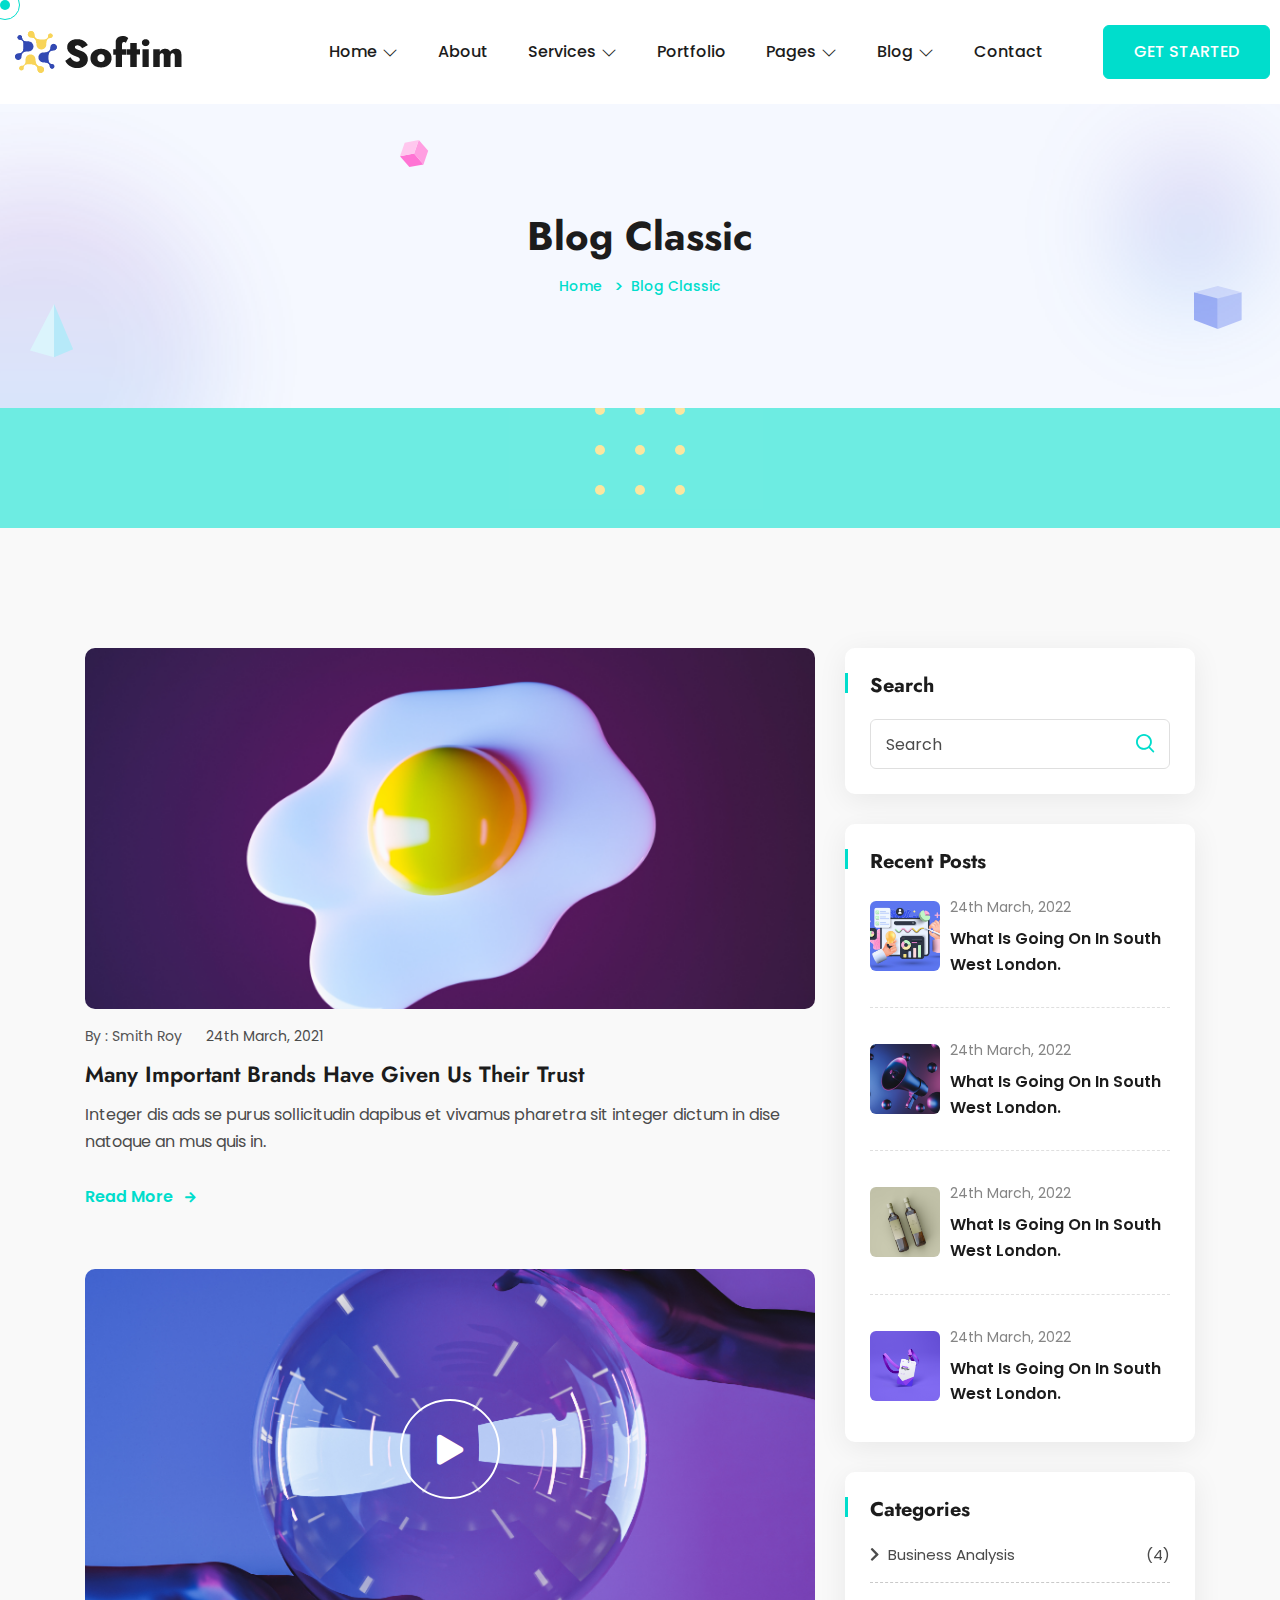
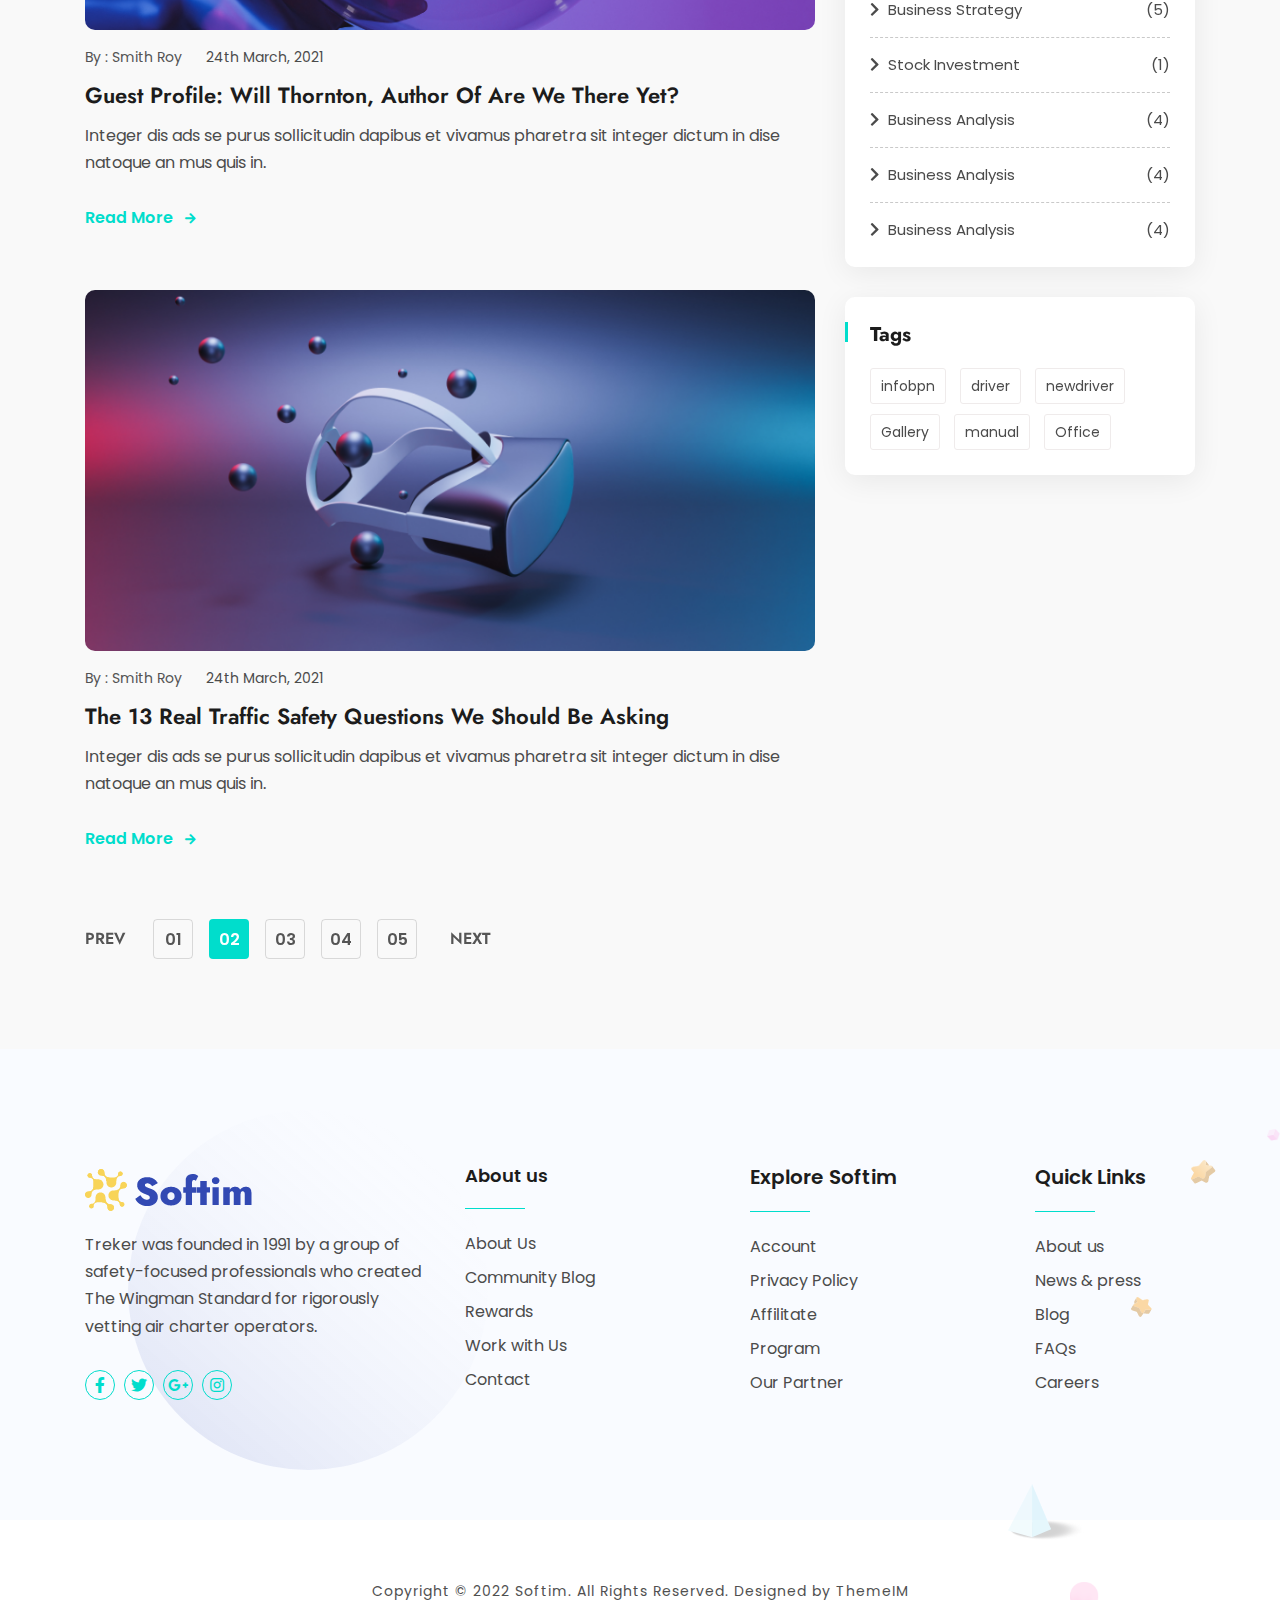
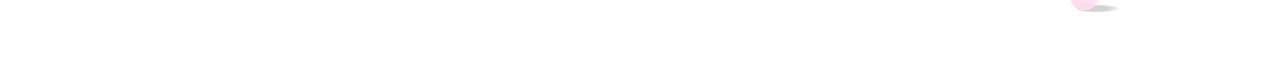
<file: blog-classic.html>
<!DOCTYPE html>
<html lang="en">
<head>
    <meta charset="UTF-8">
    <meta name="viewport" content="width=device-width, initial-scale=1.0">
    <meta http-equiv="X-UA-Compatible" content="ie=edge">
    <title>Softim - It Solution Html Template</title>
    <link rel="preconnect" href="https://fonts.googleapis.com">
    <link rel="preconnect" href="https://fonts.gstatic.com" crossorigin>
    <link href="https://fonts.googleapis.com/css2?family=Jost:ital,wght@0,100;0,200;0,300;0,400;0,500;0,600;0,700;0,800;0,900;1,100;1,200;1,300;1,400;1,500;1,600;1,700;1,800;1,900&family=Poppins:ital,wght@0,100;0,200;0,300;0,400;0,500;0,600;0,700;0,800;0,900;1,100;1,200;1,300;1,400;1,500;1,600;1,700;1,800;1,900&display=swap" rel="stylesheet">
    <!-- fontawesome css link -->
    <link rel="stylesheet" href="assets/css/fontawesome-all.min.css">
    <!-- bootstrap css link -->
    <link rel="stylesheet" href="assets/css/bootstrap.min.css">
    <!-- favicon -->
    <link rel="shortcut icon" href="assets/images/fav.png" type="image/x-icon">
    <!-- swipper css link -->
    <link rel="stylesheet" href="assets/css/swiper.min.css">
    <!-- lightcase css links -->
    <link rel="stylesheet" href="assets/css/lightcase.css">
    <!-- odometer css link -->
    <link rel="stylesheet" href="assets/css/odometer.css">
    <!-- line-awesome-icon css -->
    <link rel="stylesheet" href="assets/css/icomoon.css">
    <!-- line-awesome-icon css -->
    <link rel="stylesheet" href="assets/css/line-awesome.min.css">
    <!-- animate.css -->
    <link rel="stylesheet" href="assets/css/animate.css">
    <!-- aos.css -->
    <link rel="stylesheet" href="assets/css/aos.css">
    <!-- nice select css -->
    <link rel="stylesheet" href="assets/css/nice-select.css">
    <!-- main style css link -->
    <link rel="stylesheet" href="assets/css/style.css">
</head>
<body>



<!--~~~~~~~~~~~~~~~~~~~~~~~~~~~~~~~~~~~~~~~
    Start Preloader
~~~~~~~~~~~~~~~~~~~~~~~~~~~~~~~~~~~~~~~~-->
<div class="preloader">
    <div class="drawing" id="loading">
        <div class="loading-dot"></div>
    </div>
</div>
<!--~~~~~~~~~~~~~~~~~~~~~~~~~~~~~~~~~~~~~~~
    End Preloader
~~~~~~~~~~~~~~~~~~~~~~~~~~~~~~~~~~~~~~~~-->


<div class="cursor"></div>
<div class="cursor-follower"></div>


<!--~~~~~~~~~~~~~~~~~~~~~~~~~~~~~~~~~~~~~~~
    Start Header
~~~~~~~~~~~~~~~~~~~~~~~~~~~~~~~~~~~~~~~~-->
<header class="header-section three">
    <div class="header">
        <div class="header-bottom-area">
            <div class="container custom-container">
                <div class="header-menu-content">
                    <nav class="navbar navbar-expand-xl p-0">
                        <a class="site-logo site-title" href="index.html"><img src="assets/images/logo-three.png" alt="site-logo"></a>
                        <button class="navbar-toggler d-block d-xl-none ml-auto" type="button" data-toggle="collapse" data-target="#navbarSupportedContent"
                            aria-controls="navbarSupportedContent" aria-expanded="false" aria-label="Toggle navigation">
                            <span class="toggle-bar"></span>
                        </button>
                        <div class="collapse navbar-collapse justify-content-end" id="navbarSupportedContent">
                            <ul class="navbar-nav main-menu">
                                <li class="menu_has_children">
                                    <a href="#0">Home <i class="las la-angle-down"></i></a>
                                    <ul class="sub-menu">
                                        <li><a href="index.html">Home One</a></li>
                                        <li><a href="index-two.html">Home Two</a></li>
                                        <li><a href="index-three.html">Home Three</a></li>
                                        <li><a href="index-four.html">Home Four</a></li>
                                        <li><a href="index-five.html">Home Five</a></li>
                                    </ul>
                                </li>
                                <li><a href="about.html">About</a></li>
                                <li class="menu_has_children">
                                    <a href="#0">Services <i class="las la-angle-down"></i></a>
                                    <ul class="sub-menu">
                                        <li><a href="service.html">Service One</a></li>
                                        <li><a href="service-two.html">Service Two</a></li>
                                        <li><a href="service-details.html">Service Details</a></li>
                                        <li><a href="service-details-two.html">Service Details Two</a></li>
                                    </ul>
                                </li>
                                <li><a href="portfolio.html">Portfolio</a></li>
                                <li class="menu_has_children">
                                    <a href="#0">Pages <i class="las la-angle-down"></i></a>
                                    <ul class="sub-menu">
                                        <li><a href="project.html">Project</a></li>
                                        <li><a href="project-details.html">Project Details</a></li>
                                        <li><a href="product.html">Product</a></li>
                                        <li><a href="product-details.html">Product Details</a></li>
                                        <li><a href="cart.html">Cart</a></li>
                                        <li><a href="team.html">Team</a></li>
                                        <li><a href="team-details.html">Team Details</a></li>
                                        <li><a href="plan.html">Pricing Plan</a></li>
                                        <li><a href="faq.html">FAQ</a></li>
                                    </ul>
                                </li>
                                <li class="menu_has_children">
                                    <a href="#0">Blog <i class="las la-angle-down"></i></a>
                                    <ul class="sub-menu">
                                        <li><a href="blog.html">Blog</a></li>
                                        <li><a href="blog-classic.html">Blog Classic</a></li>
                                        <li><a href="blog-details.html">Blog Details</a></li>
                                    </ul>
                                </li>
                                <li><a href="contact.html">Contact</a></li>
                            </ul>
                            <div class="header-right">
                                <div class="header-action-area">
                                    <div class="header-action">
                                        <a href="contact.html" class="btn--base">GET STARTED</a>
                                    </div>
                                </div>
                            </div>
                        </div>
                    </nav>
                </div>
            </div>
        </div>
    </div>
</header>
<!--~~~~~~~~~~~~~~~~~~~~~~~~~~~~~~~~~~~~~~~
    End Header
~~~~~~~~~~~~~~~~~~~~~~~~~~~~~~~~~~~~~~~~-->


<!--~~~~~~~~~~~~~~~~~~~~~~~~~~~~~~~~~~~~~~~
    Start Banner
~~~~~~~~~~~~~~~~~~~~~~~~~~~~~~~~~~~~~~~~-->
<section class="banner-section two inner">
    <div class="banner-element-four two">
        <img src="assets/images/element/element-5.png" alt="element">
    </div>
    <div class="banner-element-five two">
        <img src="assets/images/element/element-7.png" alt="element">
    </div>
    <div class="banner-element-nineteen two">
        <img src="assets/images/element/element-6.png" alt="element">
    </div>
    <div class="banner-element-twenty-two two">
        <img src="assets/images/element/element-69.png" alt="element">
    </div>
    <div class="banner-element-twenty-three two">
        <img src="assets/images/element/element-70.png" alt="element">
    </div>
    <div class="container">
        <div class="row justify-content-center align-items-center mb-30-none">
            <div class="col-xl-12 mb-30">
                <div class="banner-content two">
                   <div class="banner-content-header">
                        <h2 class="title">Blog Classic</h2>
                        <div class="breadcrumb-area">
                            <nav aria-label="breadcrumb">
                                <ol class="breadcrumb">
                                <li class="breadcrumb-item"><a href="index.html">Home</a></li>
                                <li class="breadcrumb-item active" aria-current="page">Blog Classic</li>
                                </ol>
                            </nav>
                        </div>
                   </div>
                </div>
            </div>
        </div>
    </div>
</section>
<!--~~~~~~~~~~~~~~~~~~~~~~~~~~~~~~~~~~~~~~~
    End Banner
~~~~~~~~~~~~~~~~~~~~~~~~~~~~~~~~~~~~~~~~-->


<!--~~~~~~~~~~~~~~~~~~~~~~~~~~~~~~~~~~~~~~~
    Start Scroll-To-Top
~~~~~~~~~~~~~~~~~~~~~~~~~~~~~~~~~~~~~~~~-->
<a href="#" class="scrollToTop"><i class="las la-angle-double-up"></i></a>
<!--~~~~~~~~~~~~~~~~~~~~~~~~~~~~~~~~~~~~~~~
    End Scroll-To-Top
~~~~~~~~~~~~~~~~~~~~~~~~~~~~~~~~~~~~~~~~-->


<!--~~~~~~~~~~~~~~~~~~~~~~~~~~~~~~~~~~~~~~~
    Start Blog
~~~~~~~~~~~~~~~~~~~~~~~~~~~~~~~~~~~~~~~~-->
<section class="blog-section ptb-120">
    <div class="container">
        <div class="row justify-content-center mb-60-none">
            <div class="col-xl-8 col-lg-8 mb-60">
                <div class="row justify-content-center mb-60-none">
                    <div class="col-xl-12 mb-60">
                        <div class="blog-item">
                            <div class="blog-thumb">
                                <img src="assets/images/blog/blog-big-1.png" alt="blog">
                            </div>
                            <div class="blog-content">
                                <div class="blog-post-meta">
                                    <span class="user">By : Smith Roy</span>
                                    <span class="category two">24th March, 2021</span>
                                </div>
                                <h3 class="title"><a href="blog-details.html">Many important brands have given us their trust</a></h3>
                                <p>Integer dis ads se purus sollicitudin dapibus et vivamus pharetra sit integer dictum in dise natoque an mus quis in.</p>
                                <div class="blog-btn">
                                    <a href="blog-details.html" class="custom-btn">Read More <i class="fas fa-arrow-right ml-2"></i></a>
                                </div>
                            </div>
                        </div>
                    </div>
                    <div class="col-xl-12 mb-60">
                        <div class="blog-item">
                            <div class="blog-thumb">
                                <img src="assets/images/blog/blog-big-2.png" alt="blog">
                                <div class="blog-classic-video">
                                    <div class="video-main">
                                        <a class="video-icon video" data-rel="lightcase:myCollection" href="https://www.youtube.com/embed/6zsr22OeF2I">
                                            <i class="fas fa-play"></i>
                                        </a>
                                    </div>
                                </div>
                            </div>
                            <div class="blog-content">
                                <div class="blog-post-meta">
                                    <span class="user">By : Smith Roy</span>
                                    <span class="category two">24th March, 2021</span>
                                </div>
                                <h3 class="title"><a href="blog-details.html">Guest Profile: Will Thornton, Author of Are We There Yet?</a></h3>
                                <p>Integer dis ads se purus sollicitudin dapibus et vivamus pharetra sit integer dictum in dise natoque an mus quis in.</p>
                                <div class="blog-btn">
                                    <a href="blog-details.html" class="custom-btn">Read More <i class="fas fa-arrow-right ml-2"></i></a>
                                </div>
                            </div>
                        </div>
                    </div>
                    <div class="col-xl-12 mb-60">
                        <div class="blog-item">
                            <div class="blog-thumb">
                                <img src="assets/images/blog/blog-big-3.png" alt="blog">
                            </div>
                            <div class="blog-content">
                                <div class="blog-post-meta">
                                    <span class="user">By : Smith Roy</span>
                                    <span class="category two">24th March, 2021</span>
                                </div>
                                <h3 class="title"><a href="blog-details.html">The 13 Real Traffic Safety Questions We Should Be Asking</a></h3>
                                <p>Integer dis ads se purus sollicitudin dapibus et vivamus pharetra sit integer dictum in dise natoque an mus quis in.</p>
                                <div class="blog-btn">
                                    <a href="blog-details.html" class="custom-btn">Read More <i class="fas fa-arrow-right ml-2"></i></a>
                                </div>
                            </div>
                        </div>
                    </div>
                </div>
            </div>
            <div class="col-xl-4 col-lg-4 mb-60">
                <div class="sidebar">
                    <div class="widget-box mb-30">
                        <h4 class="widget-title">Search</h4>
                        <div class="search-widget-box">
                            <form class="search-form">
                                <input type="text" name="search" class="form--control" placeholder="Search">
                                <button type="submit"><i class="icon-Search"></i></button>
                            </form>
                        </div>
                    </div>
                    <div class="widget-box mb-30">
                        <h4 class="widget-title">Recent Posts</h4>
                        <div class="popular-widget-box">
                            <div class="single-popular-item d-flex flex-wrap align-items-center">
                                <div class="popular-item-thumb">
                                    <img src="assets/images/blog/blog-1.png" alt="blog">
                                </div>
                                <div class="popular-item-content">
                                    <span class="blog-date">24th March, 2022</span>
                                    <h5 class="title"><a href="blog-details.html">What Is Going On In South West London.</a></h5>
                                </div>
                            </div>
                            <div class="single-popular-item d-flex flex-wrap align-items-center">
                                <div class="popular-item-thumb">
                                    <img src="assets/images/blog/blog-5.png" alt="blog">
                                </div>
                                <div class="popular-item-content">
                                    <span class="blog-date">24th March, 2022</span>
                                    <h5 class="title"><a href="blog-details.html">What Is Going On In South West London.</a></h5>
                                </div>
                            </div>
                            <div class="single-popular-item d-flex flex-wrap align-items-center">
                                <div class="popular-item-thumb">
                                    <img src="assets/images/blog/blog-7.png" alt="blog">
                                </div>
                                <div class="popular-item-content">
                                    <span class="blog-date">24th March, 2022</span>
                                    <h5 class="title"><a href="blog-details.html">What Is Going On In South West London.</a></h5>
                                </div>
                            </div>
                            <div class="single-popular-item d-flex flex-wrap align-items-center">
                                <div class="popular-item-thumb">
                                    <img src="assets/images/blog/blog-4.png" alt="blog">
                                </div>
                                <div class="popular-item-content">
                                    <span class="blog-date">24th March, 2022</span>
                                    <h5 class="title"><a href="blog-details.html">What Is Going On In South West London.</a></h5>
                                </div>
                            </div>
                        </div>
                    </div>
                    <div class="widget-box mb-30">
                        <h4 class="widget-title">Categories</h4>
                        <div class="category-widget-box">
                            <ul class="category-list">
                                <li><a href="#0"><i class="fas fa-chevron-right"></i> Business Analysis <span>4</span></a></li>
                                <li><a href="#0"><i class="fas fa-chevron-right"></i> Business Strategy <span>5</span></a></li>
                                <li><a href="#0"><i class="fas fa-chevron-right"></i> Stock Investment <span>1</span></a></li>
                                <li><a href="#0"><i class="fas fa-chevron-right"></i> Business Analysis <span>4</span></a></li>
                                <li><a href="#0"><i class="fas fa-chevron-right"></i> Business Analysis <span>4</span></a></li>
                                <li><a href="#0"><i class="fas fa-chevron-right"></i> Business Analysis <span>4</span></a></li>
                            </ul>
                        </div>
                    </div>
                    <div class="widget-box">
                        <h4 class="widget-title">Tags</h4>
                        <div class="tag-widget-box">
                            <ul class="tag-list">
                                <li><a href="#0">infobpn</a></li>
                                <li><a href="#0">driver</a></li>
                                <li><a href="#0">newdriver</a></li>
                                <li><a href="#0">Gallery</a></li>
                                <li><a href="#0">manual</a></li>
                                <li><a href="#0">Office</a></li>
                            </ul>
                        </div>
                    </div>
                </div>
            </div>
        </div>
        <nav>
            <ul class="pagination">
                <li class="page-item prev">
                    <a class="page-link" href="#" rel="prev" aria-label="Prev &raquo;">PREV</a>
                </li>
                <li class="page-item"><a class="page-link" href="#">01</a></li>
                <li class="page-item active" aria-current="page"><span class="page-link">02</span></li>
                <li class="page-item"><a class="page-link" href="#">03</a></li>
                <li class="page-item"><a class="page-link" href="#">04</a></li>
                <li class="page-item"><a class="page-link" href="#">05</a></li>
                <li class="page-item next">
                    <a class="page-link" href="#" rel="next" aria-label="Next &raquo;">NEXT</a>
                </li>
            </ul>
        </nav>
    </div>
</section>
<!--~~~~~~~~~~~~~~~~~~~~~~~~~~~~~~~~~~~~~~~
    End Blog
~~~~~~~~~~~~~~~~~~~~~~~~~~~~~~~~~~~~~~~~-->



<!--~~~~~~~~~~~~~~~~~~~~~~~~~~~~~~~~~~~~~~~
    Start Footer
~~~~~~~~~~~~~~~~~~~~~~~~~~~~~~~~~~~~~~~~-->
<footer class="footer-section pt-120">
    <div class="footer-element-one">
        <img src="assets/images/element/element-48.png" alt="element">
    </div>
    <div class="footer-element-two">
        <img src="assets/images/element/element-39.png" alt="element">
    </div>
    <div class="footer-element-three">
        <img src="assets/images/element/element-40.png" alt="element">
    </div>
    <div class="footer-element-four">
        <img src="assets/images/element/element-7.png" alt="element">
    </div>
    <div class="footer-element-five">
        <img src="assets/images/element/element-41.png" alt="element">
    </div>
    <div class="footer-element-six">
        <img src="assets/images/element/element-42.png" alt="element">
    </div>
    <div class="footer-element-seven">
        <img src="assets/images/element/element-39.png" alt="element">
    </div>
    <div class="container">
        <div class="row mb-30-none">
            <div class="col-xl-4 col-lg-4 col-md-6 mb-30">
                <div class="footer-widget">
                    <div class="footer-logo">
                        <a class="site-logo site-title" href="index.html"><img src="assets/images/logo-two.png" alt="site-logo"></a>
                    </div>
                    <p>Treker was founded in 1991 by a group of safety-focused professionals who created The Wingman Standard for rigorously vetting air charter operators.</p>
                    <ul class="footer-social">
                        <li><a href="#0"><i class="fab fa-facebook-f"></i></a></li>
                        <li><a href="#0"><i class="fab fa-twitter"></i></a></li>
                        <li><a href="#0"><i class="fab fa-google-plus-g"></i></a></li>
                        <li><a href="#0"><i class="fab fa-instagram"></i></a></li>
                    </ul>
                </div>
            </div>
            <div class="col-xl-3 col-lg-3 col-md-6 mb-30">
                <div class="footer-widget">
                    <h5 class="title">About us</h5>
                    <ul class="footer-list">
                        <li><a href="#0">About Us</a></li>
                        <li><a href="#0">Community Blog</a></li>
                        <li><a href="#0">Rewards</a></li>
                        <li><a href="#0">Work with Us</a></li>
                        <li><a href="#0">Contact</a></li>
                    </ul>
                </div>
            </div>
            <div class="col-xl-3 col-lg-3 col-md-6 mb-30">
                <div class="footer-widget">
                    <h4 class="title">Explore Softim</h4>
                    <ul class="footer-list">
                        <li><a href="#0">Account</a></li>
                        <li><a href="#0">Privacy Policy</a></li>
                        <li><a href="#0">Affilitate</a></li>
                        <li><a href="#0">Program</a></li>
                        <li><a href="#0">Our Partner</a></li>
                    </ul>
                </div>
            </div>
            <div class="col-xl-2 col-lg-2 col-md-6 mb-30">
                <div class="footer-widget">
                    <h4 class="title">Quick Links</h4>
                    <ul class="footer-list">
                        <li><a href="#0">About us</a></li>
                        <li><a href="#0">News & press</a></li>
                        <li><a href="#0">Blog</a></li>
                        <li><a href="#0">FAQs</a></li>
                        <li><a href="#0">Careers</a></li>
                    </ul>
                </div>
            </div>
        </div>
    </div>
    <div class="copyright-wrapper">
        <div class="container">
            <div class="row justify-content-center">
                <div class="col-xl-12 text-center">
                    <div class="copyright-area">
                        <p>Copyright © 2022 <a href="index.html">Softim</a>. All Rights Reserved. Designed by ThemeIM</p>
                    </div>
                </div>
            </div>
        </div>
    </div>
</footer>
<!--~~~~~~~~~~~~~~~~~~~~~~~~~~~~~~~~~~~~~~~
    End Footer
~~~~~~~~~~~~~~~~~~~~~~~~~~~~~~~~~~~~~~~~-->




<!-- jquery -->
<script src="assets/js/jquery-3.6.0.min.js"></script>
<!-- bootstrap js -->
<script src="assets/js/bootstrap.min.js"></script>
<!-- swipper js -->
<script src="assets/js/swiper.min.js"></script>
<!-- lightcase js-->
<script src="assets/js/lightcase.js"></script>
<!-- odometer js -->
<script src="assets/js/odometer.min.js"></script>
<!-- viewport js -->
<script src="assets/js/viewport.jquery.js"></script>
<!-- aos js file -->
<script src="assets/js/aos.js"></script>
<!-- nice select js -->
<script src="assets/js/jquery.nice-select.js"></script>
<!-- isotope js -->
<script src="assets/js/isotope.pkgd.min.js"></script>
<!-- tweenMax js -->
<script src="assets/js/TweenMax.min.js"></script>
<!-- main -->
<script src="assets/js/main.js"></script>


</body>
</html>
</file>
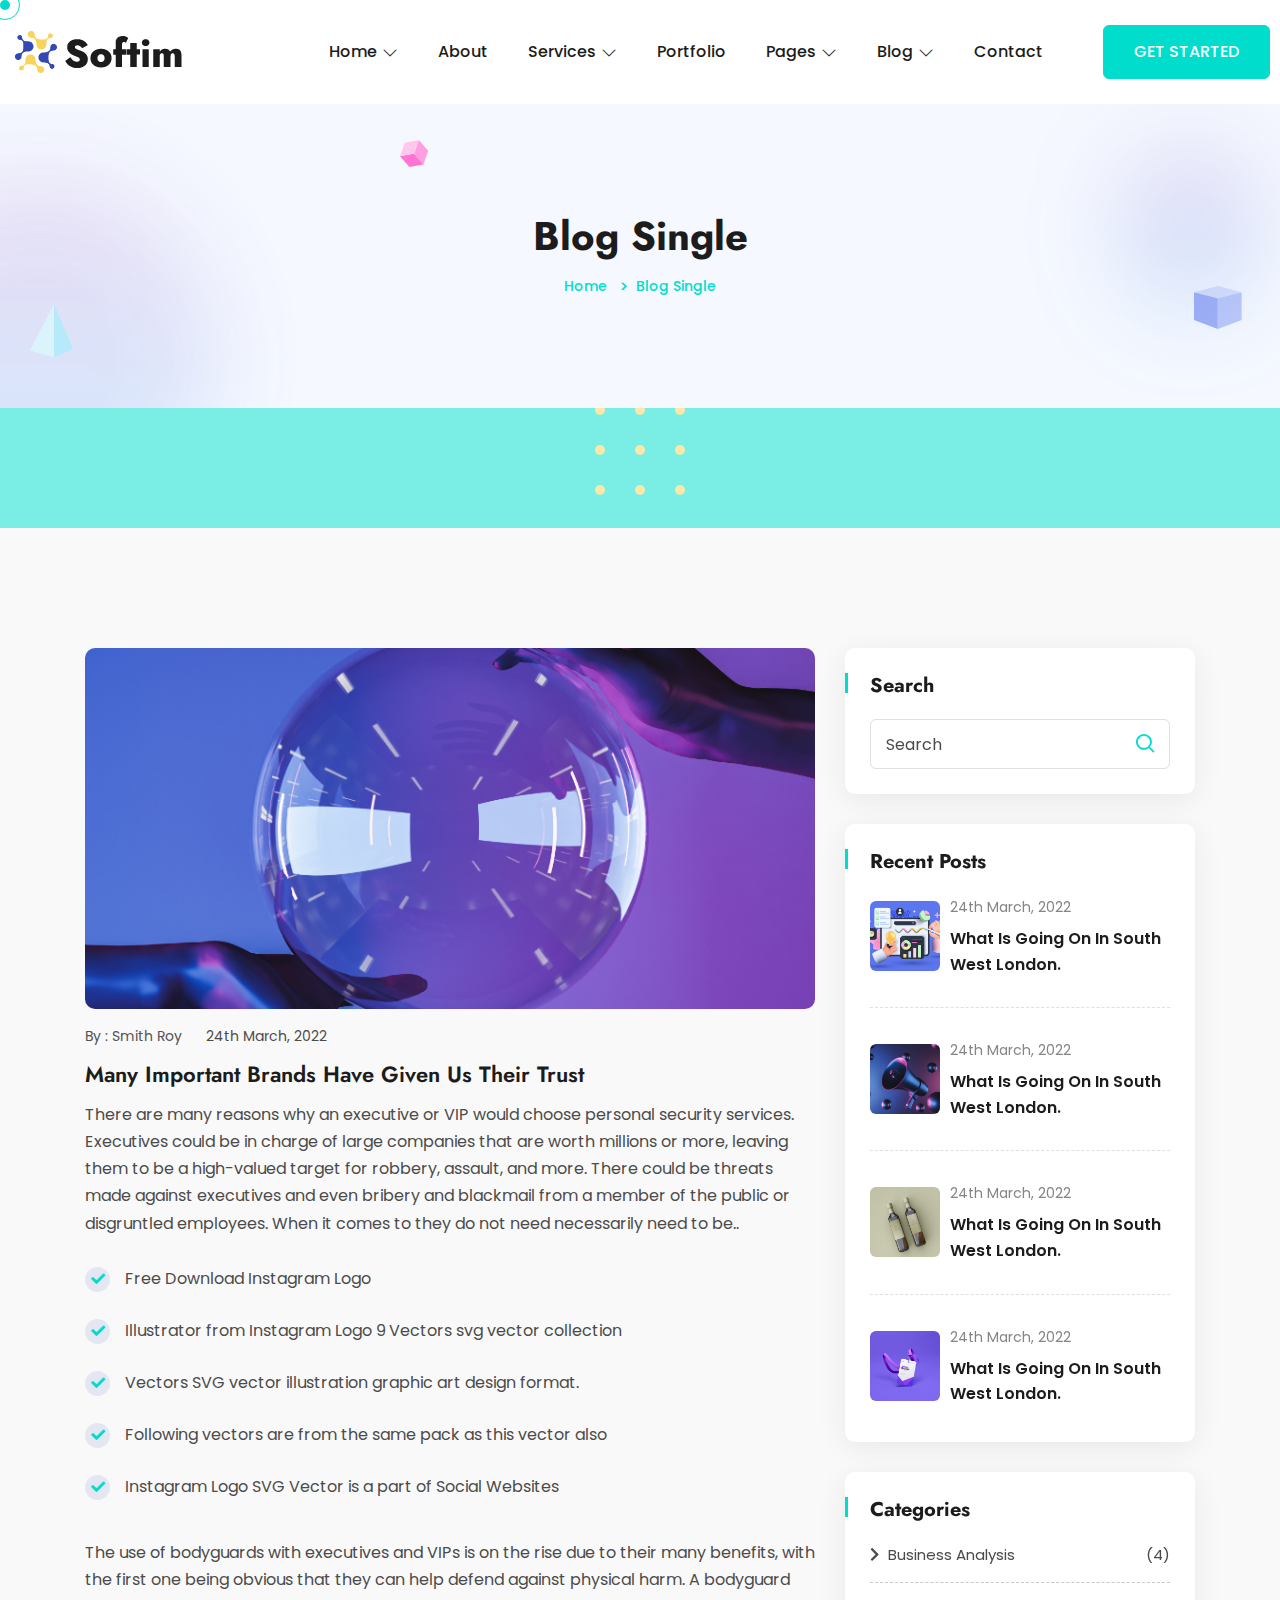
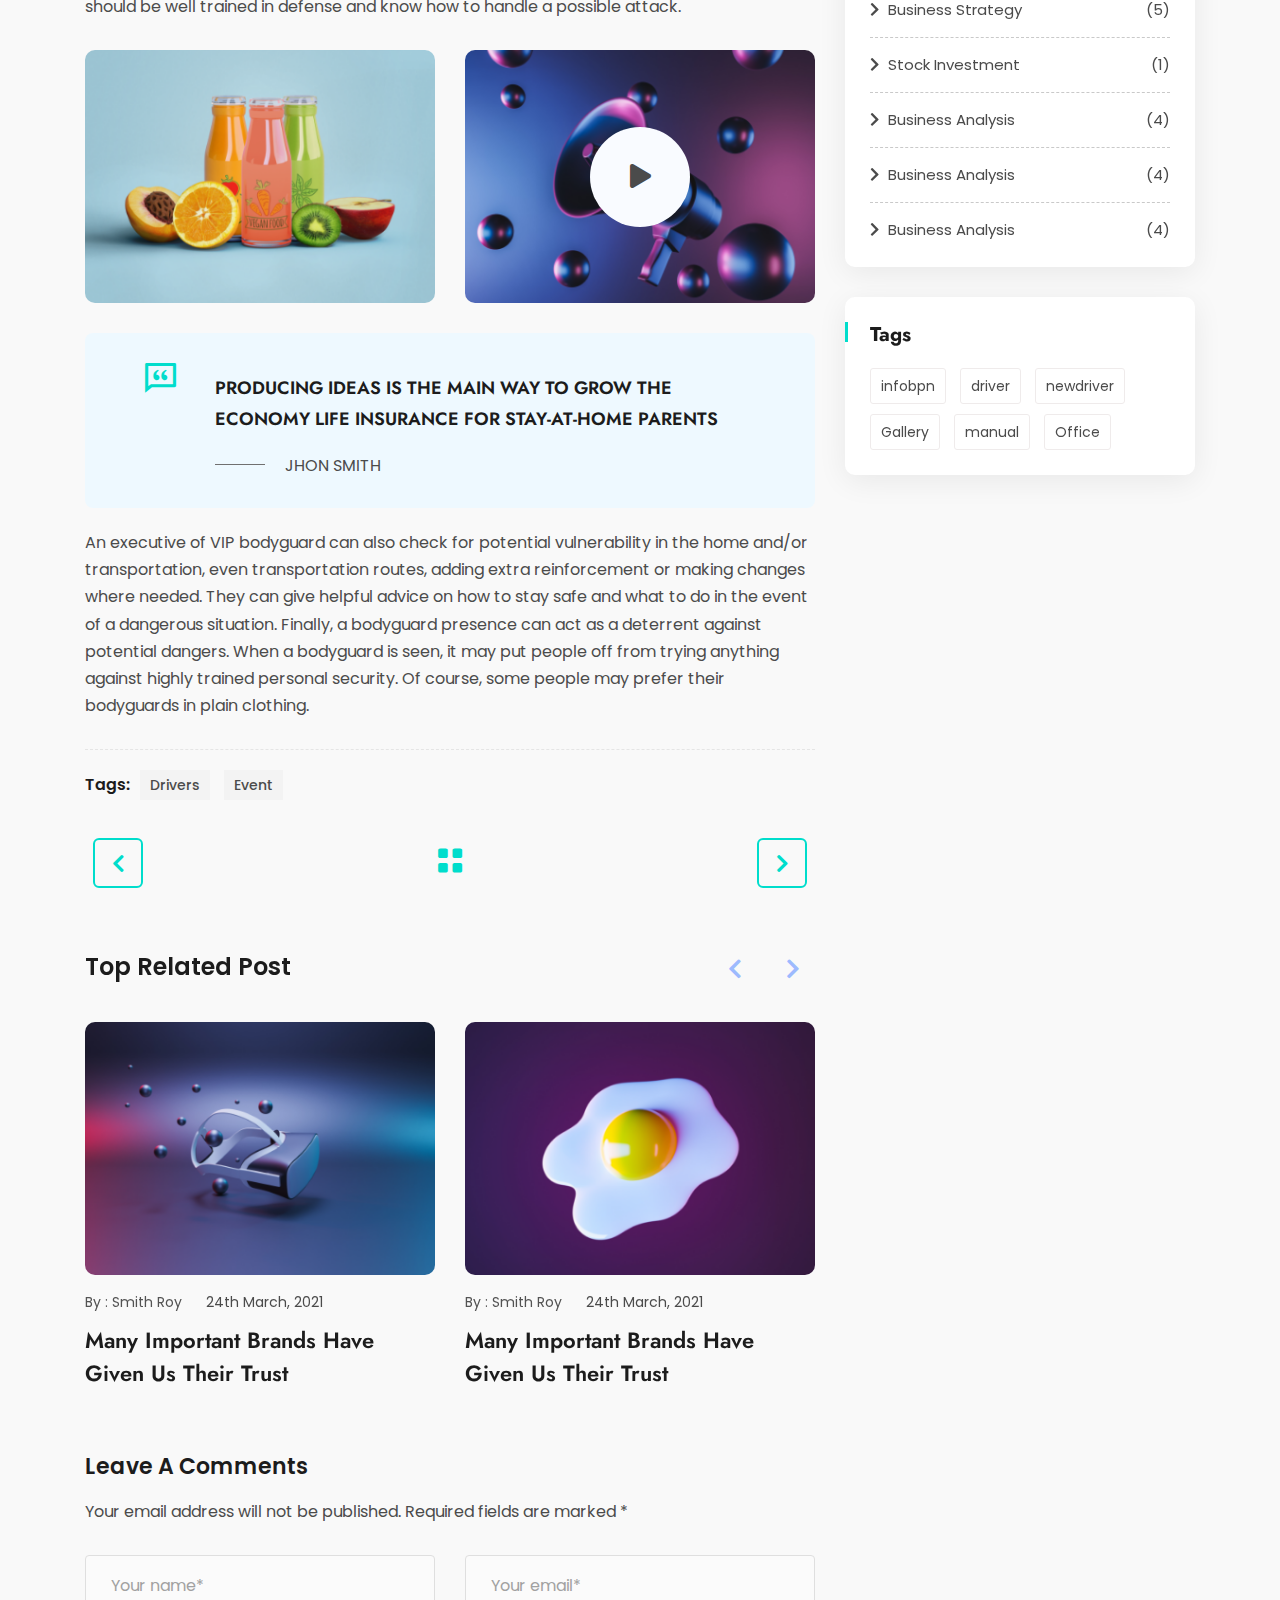
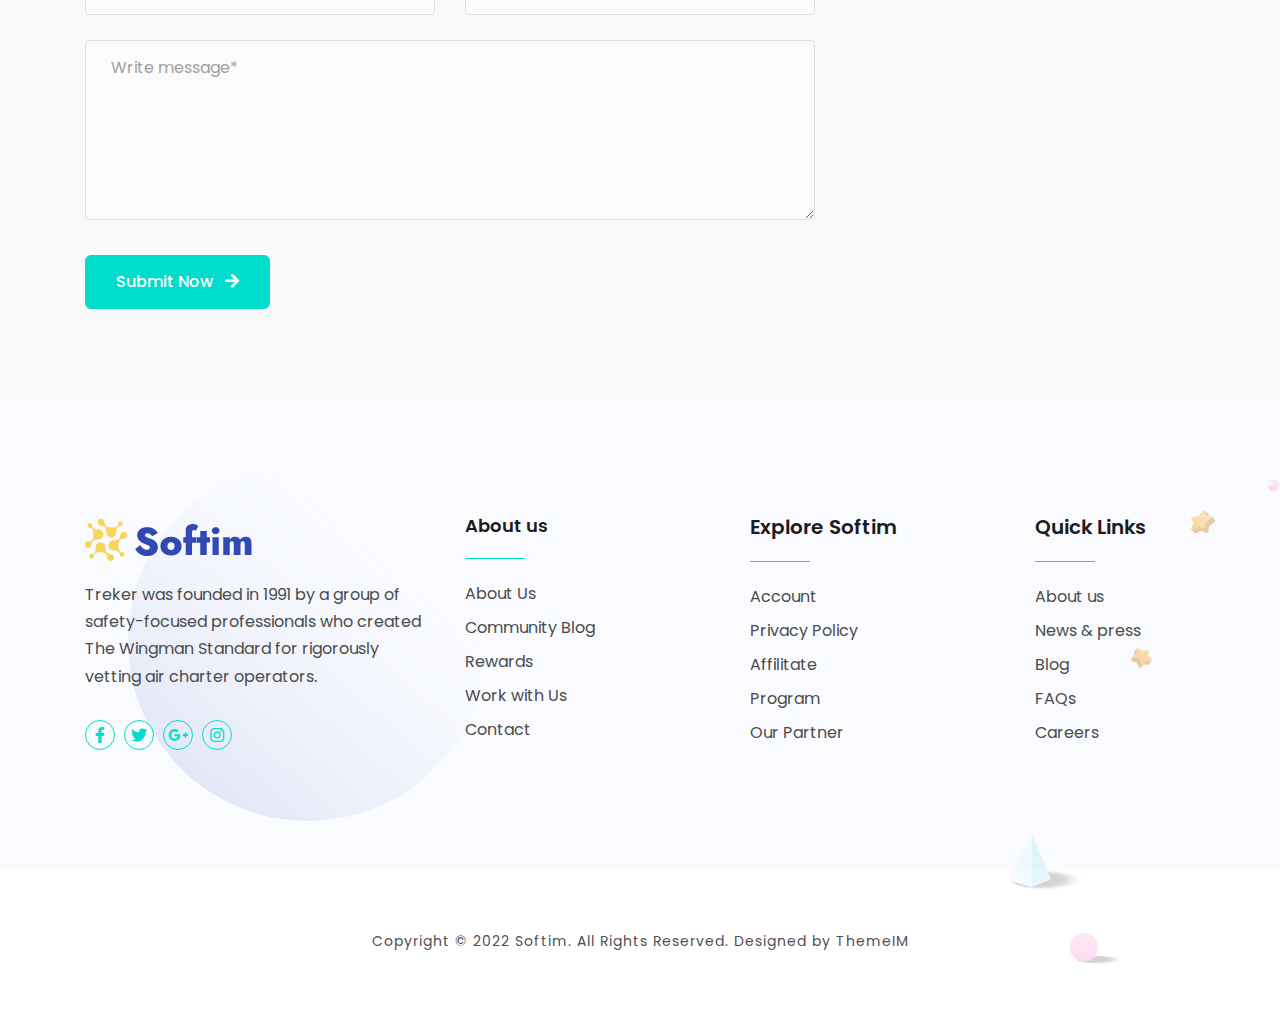
<file: blog-details.html>
<!DOCTYPE html>
<html lang="en">
<head>
    <meta charset="UTF-8">
    <meta name="viewport" content="width=device-width, initial-scale=1.0">
    <meta http-equiv="X-UA-Compatible" content="ie=edge">
    <title>Softim - It Solution Html Template</title>
    <link rel="preconnect" href="https://fonts.googleapis.com">
    <link rel="preconnect" href="https://fonts.gstatic.com" crossorigin>
    <link href="https://fonts.googleapis.com/css2?family=Jost:ital,wght@0,100;0,200;0,300;0,400;0,500;0,600;0,700;0,800;0,900;1,100;1,200;1,300;1,400;1,500;1,600;1,700;1,800;1,900&family=Poppins:ital,wght@0,100;0,200;0,300;0,400;0,500;0,600;0,700;0,800;0,900;1,100;1,200;1,300;1,400;1,500;1,600;1,700;1,800;1,900&display=swap" rel="stylesheet">
    <!-- fontawesome css link -->
    <link rel="stylesheet" href="assets/css/fontawesome-all.min.css">
    <!-- bootstrap css link -->
    <link rel="stylesheet" href="assets/css/bootstrap.min.css">
    <!-- favicon -->
    <link rel="shortcut icon" href="assets/images/fav.png" type="image/x-icon">
    <!-- swipper css link -->
    <link rel="stylesheet" href="assets/css/swiper.min.css">
    <!-- lightcase css links -->
    <link rel="stylesheet" href="assets/css/lightcase.css">
    <!-- odometer css link -->
    <link rel="stylesheet" href="assets/css/odometer.css">
    <!-- line-awesome-icon css -->
    <link rel="stylesheet" href="assets/css/icomoon.css">
    <!-- line-awesome-icon css -->
    <link rel="stylesheet" href="assets/css/line-awesome.min.css">
    <!-- animate.css -->
    <link rel="stylesheet" href="assets/css/animate.css">
    <!-- aos.css -->
    <link rel="stylesheet" href="assets/css/aos.css">
    <!-- nice select css -->
    <link rel="stylesheet" href="assets/css/nice-select.css">
    <!-- main style css link -->
    <link rel="stylesheet" href="assets/css/style.css">
</head>
<body>



<!--~~~~~~~~~~~~~~~~~~~~~~~~~~~~~~~~~~~~~~~
    Start Preloader
~~~~~~~~~~~~~~~~~~~~~~~~~~~~~~~~~~~~~~~~-->
<div class="preloader">
    <div class="drawing" id="loading">
        <div class="loading-dot"></div>
    </div>
</div>
<!--~~~~~~~~~~~~~~~~~~~~~~~~~~~~~~~~~~~~~~~
    End Preloader
~~~~~~~~~~~~~~~~~~~~~~~~~~~~~~~~~~~~~~~~-->


<div class="cursor"></div>
<div class="cursor-follower"></div>


<!--~~~~~~~~~~~~~~~~~~~~~~~~~~~~~~~~~~~~~~~
    Start Header
~~~~~~~~~~~~~~~~~~~~~~~~~~~~~~~~~~~~~~~~-->
<header class="header-section three">
    <div class="header">
        <div class="header-bottom-area">
            <div class="container custom-container">
                <div class="header-menu-content">
                    <nav class="navbar navbar-expand-xl p-0">
                        <a class="site-logo site-title" href="index.html"><img src="assets/images/logo-three.png" alt="site-logo"></a>
                        <button class="navbar-toggler d-block d-xl-none ml-auto" type="button" data-toggle="collapse" data-target="#navbarSupportedContent"
                            aria-controls="navbarSupportedContent" aria-expanded="false" aria-label="Toggle navigation">
                            <span class="toggle-bar"></span>
                        </button>
                        <div class="collapse navbar-collapse justify-content-end" id="navbarSupportedContent">
                            <ul class="navbar-nav main-menu">
                                <li class="menu_has_children">
                                    <a href="#0">Home <i class="las la-angle-down"></i></a>
                                    <ul class="sub-menu">
                                        <li><a href="index.html">Home One</a></li>
                                        <li><a href="index-two.html">Home Two</a></li>
                                        <li><a href="index-three.html">Home Three</a></li>
                                        <li><a href="index-four.html">Home Four</a></li>
                                        <li><a href="index-five.html">Home Five</a></li>
                                    </ul>
                                </li>
                                <li><a href="about.html">About</a></li>
                                <li class="menu_has_children">
                                    <a href="#0">Services <i class="las la-angle-down"></i></a>
                                    <ul class="sub-menu">
                                        <li><a href="service.html">Service One</a></li>
                                        <li><a href="service-two.html">Service Two</a></li>
                                        <li><a href="service-details.html">Service Details</a></li>
                                        <li><a href="service-details-two.html">Service Details Two</a></li>
                                    </ul>
                                </li>
                                <li><a href="portfolio.html">Portfolio</a></li>
                                <li class="menu_has_children">
                                    <a href="#0">Pages <i class="las la-angle-down"></i></a>
                                    <ul class="sub-menu">
                                        <li><a href="project.html">Project</a></li>
                                        <li><a href="project-details.html">Project Details</a></li>
                                        <li><a href="product.html">Product</a></li>
                                        <li><a href="product-details.html">Product Details</a></li>
                                        <li><a href="cart.html">Cart</a></li>
                                        <li><a href="team.html">Team</a></li>
                                        <li><a href="team-details.html">Team Details</a></li>
                                        <li><a href="plan.html">Pricing Plan</a></li>
                                        <li><a href="faq.html">FAQ</a></li>
                                    </ul>
                                </li>
                                <li class="menu_has_children">
                                    <a href="#0">Blog <i class="las la-angle-down"></i></a>
                                    <ul class="sub-menu">
                                        <li><a href="blog.html">Blog</a></li>
                                        <li><a href="blog-classic.html">Blog Classic</a></li>
                                        <li><a href="blog-details.html">Blog Details</a></li>
                                    </ul>
                                </li>
                                <li><a href="contact.html">Contact</a></li>
                            </ul>
                            <div class="header-right">
                                <div class="header-action-area">
                                    <div class="header-action">
                                        <a href="contact.html" class="btn--base">GET STARTED</a>
                                    </div>
                                </div>
                            </div>
                        </div>
                    </nav>
                </div>
            </div>
        </div>
    </div>
</header>
<!--~~~~~~~~~~~~~~~~~~~~~~~~~~~~~~~~~~~~~~~
    End Header
~~~~~~~~~~~~~~~~~~~~~~~~~~~~~~~~~~~~~~~~-->


<!--~~~~~~~~~~~~~~~~~~~~~~~~~~~~~~~~~~~~~~~
    Start Banner
~~~~~~~~~~~~~~~~~~~~~~~~~~~~~~~~~~~~~~~~-->
<section class="banner-section two inner">
    <div class="banner-element-four two">
        <img src="assets/images/element/element-5.png" alt="element">
    </div>
    <div class="banner-element-five two">
        <img src="assets/images/element/element-7.png" alt="element">
    </div>
    <div class="banner-element-nineteen two">
        <img src="assets/images/element/element-6.png" alt="element">
    </div>
    <div class="banner-element-twenty-two two">
        <img src="assets/images/element/element-69.png" alt="element">
    </div>
    <div class="banner-element-twenty-three two">
        <img src="assets/images/element/element-70.png" alt="element">
    </div>
    <div class="container">
        <div class="row justify-content-center align-items-center mb-30-none">
            <div class="col-xl-12 mb-30">
                <div class="banner-content two">
                   <div class="banner-content-header">
                        <h2 class="title">Blog Single</h2>
                        <div class="breadcrumb-area">
                            <nav aria-label="breadcrumb">
                                <ol class="breadcrumb">
                                <li class="breadcrumb-item"><a href="index.html">Home</a></li>
                                <li class="breadcrumb-item active" aria-current="page">Blog Single</li>
                                </ol>
                            </nav>
                        </div>
                   </div>
                </div>
            </div>
        </div>
    </div>
</section>
<!--~~~~~~~~~~~~~~~~~~~~~~~~~~~~~~~~~~~~~~~
    End Banner
~~~~~~~~~~~~~~~~~~~~~~~~~~~~~~~~~~~~~~~~-->


<!--~~~~~~~~~~~~~~~~~~~~~~~~~~~~~~~~~~~~~~~
    Start Scroll-To-Top
~~~~~~~~~~~~~~~~~~~~~~~~~~~~~~~~~~~~~~~~-->
<a href="#" class="scrollToTop"><i class="las la-angle-double-up"></i></a>
<!--~~~~~~~~~~~~~~~~~~~~~~~~~~~~~~~~~~~~~~~
    End Scroll-To-Top
~~~~~~~~~~~~~~~~~~~~~~~~~~~~~~~~~~~~~~~~-->


<!--~~~~~~~~~~~~~~~~~~~~~~~~~~~~~~~~~~~~~~~
    Start Blog
~~~~~~~~~~~~~~~~~~~~~~~~~~~~~~~~~~~~~~~~-->
<section class="blog-section ptb-120">
    <div class="container">
        <div class="row justify-content-center mb-60-none">
            <div class="col-xl-8 col-lg-8 mb-60">
                <div class="row justify-content-center mb-60-none">
                    <div class="col-xl-12 mb-60">
                        <div class="blog-item details">
                            <div class="blog-thumb">
                                <img src="assets/images/blog/blog-big-2.png" alt="blog">
                            </div>
                            <div class="blog-content">
                                <div class="blog-post-meta">
                                    <span class="user">By : Smith Roy</span>
                                    <span class="category two">24th March, 2022</span>
                                </div>
                                <h3 class="title">Many important brands have given us their trust</h3>
                                <p>There are many reasons why an executive or VIP would choose personal security services. Executives could be in charge of large companies that are worth millions or more, leaving them to be a high-valued target for robbery, assault, and more. There could be threats made against executives and even bribery and blackmail from a member of the public or disgruntled employees. When it comes to they do not need necessarily need to be..</p>
                                <ul class="blog-list">
                                    <li>Free Download Instagram Logo</li>
                                    <li>Illustrator from Instagram Logo 9 Vectors svg vector collection</li>
                                    <li>Vectors SVG vector illustration graphic art design format.</li>
                                    <li>Following vectors are from the same pack as this vector also</li>
                                    <li>Instagram Logo SVG Vector is a part of Social Websites</li>
                                </ul>
                                <p>The use of bodyguards with executives and VIPs is on the rise due to their many benefits, with the first one being obvious that they can help defend against physical harm. A bodyguard should be well trained in defense and know how to handle a possible attack.</p>
                                <div class="blog-widget-thumb-area">
                                    <div class="row justify-content-center mb-20-none">
                                        <div class="col-xl-6 col-lg-6 col-md-6 mb-20">
                                            <div class="blog-widget-thumb">
                                                <img src="assets/images/blog/blog-6.png" alt="blog">
                                            </div>
                                        </div>
                                        <div class="col-xl-6 col-lg-6 col-md-6 mb-20">
                                            <div class="blog-widget-thumb">
                                                <img src="assets/images/blog/blog-5.png" alt="blog">
                                                <div class="blog-widget-video">
                                                    <div class="video-main">
                                                        <div class="promo-video">
                                                            <div class="waves-block">
                                                                <div class="waves wave-1"></div>
                                                                <div class="waves wave-2"></div>
                                                                <div class="waves wave-3"></div>
                                                            </div>
                                                        </div>
                                                        <a class="video-icon video" data-rel="lightcase:myCollection" href="https://www.youtube.com/embed/6zsr22OeF2I">
                                                            <i class="fas fa-play"></i>
                                                        </a>
                                                    </div>
                                                </div>
                                            </div>
                                        </div>
                                    </div>
                                </div>
                                <blockquote>
                                    <div class="quote-area d-flex flex-wrap">
                                        <div class="quote-icon">
                                            <i class="icon-Producing_Icone"></i>
                                        </div>
                                        <div class="quote-content-area">
                                            <p class="quote-content">Producing Ideas Is The Main Way To Grow The Economy
                                                Life Insurance for Stay-at-Home Parents</p>
                                            <span>JHON SMITH</span>
                                        </div>
                                    </div>
                                </blockquote>
                                <p>An executive of VIP bodyguard can also check for potential vulnerability in the home and/or transportation, even transportation routes, adding extra reinforcement or making changes where needed. They can give helpful advice on how to stay safe and what to do in the event of a dangerous situation. Finally, a bodyguard presence can act as a deterrent against potential dangers. When a bodyguard is seen, it may put people off from trying anything against highly trained personal security. Of course, some people may prefer their bodyguards in plain clothing.</p>
                                <div class="blog-tag-wrapper">
                                    <span>Tags:</span>
                                    <ul class="blog-footer-tag">
                                        <li><a href="#0">Drivers</a></li>
                                        <li><a href="#0">Event</a></li>
                                    </ul>
                                </div>
                                <nav>
                                    <ul class="pagination two">
                                        <li class="page-item prev">
                                            <a class="page-link" href="#" rel="prev" aria-label="Prev &raquo;"><i class="fas fa-chevron-left"></i></a>
                                        </li>
                                        <li class="page-item tags"><a class="page-link" href="blog.html"><i class="icon-Tags_menu"></i></a></li>
                                        <li class="page-item next">
                                            <a class="page-link" href="#" rel="next" aria-label="Next &raquo;"><i class="fas fa-chevron-right"></i></a>
                                        </li>
                                    </ul>
                                </nav>
                                <div class="blog-related-area">
                                    <div class="row">
                                        <div class="col-xl-12">
                                            <div class="blog-section-header">
                                                <div class="section-header">
                                                    <h3 class="section-title">Top Related Post</h3>
                                                </div>
                                                <div class="slider-nav-area">
                                                    <div class="slider-prev">
                                                        <i class="fas fa-chevron-left"></i>
                                                    </div>
                                                    <div class="slider-next">
                                                        <i class="fas fa-chevron-right"></i>
                                                    </div>
                                                </div>
                                            </div>
                                        </div>
                                    </div>
                                    <div class="row justify-content-center">
                                        <div class="col-xl-12">
                                            <div class="blog-slider-area">
                                                <div class="blog-slider">
                                                    <div class="swiper-wrapper">
                                                        <div class="swiper-slide">
                                                            <div class="blog-item">
                                                                <div class="blog-thumb">
                                                                    <img src="assets/images/blog/blog-8.png" alt="blog">
                                                                </div>
                                                                <div class="blog-content">
                                                                    <div class="blog-post-meta">
                                                                        <span class="user">By : Smith Roy</span>
                                                                        <span class="category two"> 24th March, 2021</span>
                                                                    </div>
                                                                    <h3 class="title"><a href="blog-details.html">Many important brands have
                                                                        given us their trust</a></h3>
                                                                </div>
                                                            </div>
                                                        </div>
                                                        <div class="swiper-slide">
                                                            <div class="blog-item">
                                                                <div class="blog-thumb">
                                                                    <img src="assets/images/blog/blog-11.png" alt="blog">
                                                                </div>
                                                                <div class="blog-content">
                                                                    <div class="blog-post-meta">
                                                                        <span class="user">By : Smith Roy</span>
                                                                        <span class="category two"> 24th March, 2021</span>
                                                                    </div>
                                                                    <h3 class="title"><a href="blog-details.html">Many important brands have
                                                                        given us their trust</a></h3>
                                                                </div>
                                                            </div>
                                                        </div>
                                                    </div>
                                                </div>
                                            </div>
                                        </div>
                                    </div>
                                </div>
                                <div class="blog-comment-area">
                                    <h3 class="title">Leave A Comments</h3>
                                    <p>Your email address will not be published. Required fields are marked *</p>
                                    <form class="comment-form">
                                        <div class="row justify-content-center mb-25-none">
                                            <div class="col-xl-6 col-lg-6 form-group">
                                                <input type="text" name="name" class="form--control" placeholder="Your name*">
                                            </div>
                                            <div class="col-xl-6 col-lg-6 form-group">
                                                <input type="email" name="email" class="form--control" placeholder="Your email*">
                                            </div>
                                            <div class="col-lg-12 form-group">
                                                <textarea class="form--control" placeholder="Write message*"></textarea>
                                            </div>
                                            <div class="col-lg-12 form-group">
                                                <button type="submit" class="btn--base mt-10">Submit Now <i class="fas fa-arrow-right ml-2"></i></button>
                                            </div>
                                        </div>
                                    </form>
                                </div>
                            </div>
                        </div>
                    </div>
                </div>
            </div>
            <div class="col-xl-4 col-lg-4 mb-60">
                <div class="sidebar">
                    <div class="widget-box mb-30">
                        <h4 class="widget-title">Search</h4>
                        <div class="search-widget-box">
                            <form class="search-form">
                                <input type="text" name="search" class="form--control" placeholder="Search">
                                <button type="submit"><i class="icon-Search"></i></button>
                            </form>
                        </div>
                    </div>
                    <div class="widget-box mb-30">
                        <h4 class="widget-title">Recent Posts</h4>
                        <div class="popular-widget-box">
                            <div class="single-popular-item d-flex flex-wrap align-items-center">
                                <div class="popular-item-thumb">
                                    <img src="assets/images/blog/blog-1.png" alt="blog">
                                </div>
                                <div class="popular-item-content">
                                    <span class="blog-date">24th March, 2022</span>
                                    <h5 class="title"><a href="blog-details.html">What Is Going On In South West London.</a></h5>
                                </div>
                            </div>
                            <div class="single-popular-item d-flex flex-wrap align-items-center">
                                <div class="popular-item-thumb">
                                    <img src="assets/images/blog/blog-5.png" alt="blog">
                                </div>
                                <div class="popular-item-content">
                                    <span class="blog-date">24th March, 2022</span>
                                    <h5 class="title"><a href="blog-details.html">What Is Going On In South West London.</a></h5>
                                </div>
                            </div>
                            <div class="single-popular-item d-flex flex-wrap align-items-center">
                                <div class="popular-item-thumb">
                                    <img src="assets/images/blog/blog-7.png" alt="blog">
                                </div>
                                <div class="popular-item-content">
                                    <span class="blog-date">24th March, 2022</span>
                                    <h5 class="title"><a href="blog-details.html">What Is Going On In South West London.</a></h5>
                                </div>
                            </div>
                            <div class="single-popular-item d-flex flex-wrap align-items-center">
                                <div class="popular-item-thumb">
                                    <img src="assets/images/blog/blog-4.png" alt="blog">
                                </div>
                                <div class="popular-item-content">
                                    <span class="blog-date">24th March, 2022</span>
                                    <h5 class="title"><a href="blog-details.html">What Is Going On In South West London.</a></h5>
                                </div>
                            </div>
                        </div>
                    </div>
                    <div class="widget-box mb-30">
                        <h4 class="widget-title">Categories</h4>
                        <div class="category-widget-box">
                            <ul class="category-list">
                                <li><a href="#0"><i class="fas fa-chevron-right"></i> Business Analysis <span>4</span></a></li>
                                <li><a href="#0"><i class="fas fa-chevron-right"></i> Business Strategy <span>5</span></a></li>
                                <li><a href="#0"><i class="fas fa-chevron-right"></i> Stock Investment <span>1</span></a></li>
                                <li><a href="#0"><i class="fas fa-chevron-right"></i> Business Analysis <span>4</span></a></li>
                                <li><a href="#0"><i class="fas fa-chevron-right"></i> Business Analysis <span>4</span></a></li>
                                <li><a href="#0"><i class="fas fa-chevron-right"></i> Business Analysis <span>4</span></a></li>
                            </ul>
                        </div>
                    </div>
                    <div class="widget-box">
                        <h4 class="widget-title">Tags</h4>
                        <div class="tag-widget-box">
                            <ul class="tag-list">
                                <li><a href="#0">infobpn</a></li>
                                <li><a href="#0">driver</a></li>
                                <li><a href="#0">newdriver</a></li>
                                <li><a href="#0">Gallery</a></li>
                                <li><a href="#0">manual</a></li>
                                <li><a href="#0">Office</a></li>
                            </ul>
                        </div>
                    </div>
                </div>
            </div>
        </div>
    </div>
</section>
<!--~~~~~~~~~~~~~~~~~~~~~~~~~~~~~~~~~~~~~~~
    End Blog
~~~~~~~~~~~~~~~~~~~~~~~~~~~~~~~~~~~~~~~~-->



<!--~~~~~~~~~~~~~~~~~~~~~~~~~~~~~~~~~~~~~~~
    Start Footer
~~~~~~~~~~~~~~~~~~~~~~~~~~~~~~~~~~~~~~~~-->
<footer class="footer-section pt-120">
    <div class="footer-element-one">
        <img src="assets/images/element/element-48.png" alt="element">
    </div>
    <div class="footer-element-two">
        <img src="assets/images/element/element-39.png" alt="element">
    </div>
    <div class="footer-element-three">
        <img src="assets/images/element/element-40.png" alt="element">
    </div>
    <div class="footer-element-four">
        <img src="assets/images/element/element-7.png" alt="element">
    </div>
    <div class="footer-element-five">
        <img src="assets/images/element/element-41.png" alt="element">
    </div>
    <div class="footer-element-six">
        <img src="assets/images/element/element-42.png" alt="element">
    </div>
    <div class="footer-element-seven">
        <img src="assets/images/element/element-39.png" alt="element">
    </div>
    <div class="container">
        <div class="row mb-30-none">
            <div class="col-xl-4 col-lg-4 col-md-6 mb-30">
                <div class="footer-widget">
                    <div class="footer-logo">
                        <a class="site-logo site-title" href="index.html"><img src="assets/images/logo-two.png" alt="site-logo"></a>
                    </div>
                    <p>Treker was founded in 1991 by a group of safety-focused professionals who created The Wingman Standard for rigorously vetting air charter operators.</p>
                    <ul class="footer-social">
                        <li><a href="#0"><i class="fab fa-facebook-f"></i></a></li>
                        <li><a href="#0"><i class="fab fa-twitter"></i></a></li>
                        <li><a href="#0"><i class="fab fa-google-plus-g"></i></a></li>
                        <li><a href="#0"><i class="fab fa-instagram"></i></a></li>
                    </ul>
                </div>
            </div>
            <div class="col-xl-3 col-lg-3 col-md-6 mb-30">
                <div class="footer-widget">
                    <h5 class="title">About us</h5>
                    <ul class="footer-list">
                        <li><a href="#0">About Us</a></li>
                        <li><a href="#0">Community Blog</a></li>
                        <li><a href="#0">Rewards</a></li>
                        <li><a href="#0">Work with Us</a></li>
                        <li><a href="#0">Contact</a></li>
                    </ul>
                </div>
            </div>
            <div class="col-xl-3 col-lg-3 col-md-6 mb-30">
                <div class="footer-widget">
                    <h4 class="title">Explore Softim</h4>
                    <ul class="footer-list">
                        <li><a href="#0">Account</a></li>
                        <li><a href="#0">Privacy Policy</a></li>
                        <li><a href="#0">Affilitate</a></li>
                        <li><a href="#0">Program</a></li>
                        <li><a href="#0">Our Partner</a></li>
                    </ul>
                </div>
            </div>
            <div class="col-xl-2 col-lg-2 col-md-6 mb-30">
                <div class="footer-widget">
                    <h4 class="title">Quick Links</h4>
                    <ul class="footer-list">
                        <li><a href="#0">About us</a></li>
                        <li><a href="#0">News & press</a></li>
                        <li><a href="#0">Blog</a></li>
                        <li><a href="#0">FAQs</a></li>
                        <li><a href="#0">Careers</a></li>
                    </ul>
                </div>
            </div>
        </div>
    </div>
    <div class="copyright-wrapper">
        <div class="container">
            <div class="row justify-content-center">
                <div class="col-xl-12 text-center">
                    <div class="copyright-area">
                        <p>Copyright © 2022 <a href="index.html">Softim</a>. All Rights Reserved. Designed by ThemeIM</p>
                    </div>
                </div>
            </div>
        </div>
    </div>
</footer>
<!--~~~~~~~~~~~~~~~~~~~~~~~~~~~~~~~~~~~~~~~
    End Footer
~~~~~~~~~~~~~~~~~~~~~~~~~~~~~~~~~~~~~~~~-->




<!-- jquery -->
<script src="assets/js/jquery-3.6.0.min.js"></script>
<!-- bootstrap js -->
<script src="assets/js/bootstrap.min.js"></script>
<!-- swipper js -->
<script src="assets/js/swiper.min.js"></script>
<!-- lightcase js-->
<script src="assets/js/lightcase.js"></script>
<!-- odometer js -->
<script src="assets/js/odometer.min.js"></script>
<!-- viewport js -->
<script src="assets/js/viewport.jquery.js"></script>
<!-- aos js file -->
<script src="assets/js/aos.js"></script>
<!-- nice select js -->
<script src="assets/js/jquery.nice-select.js"></script>
<!-- isotope js -->
<script src="assets/js/isotope.pkgd.min.js"></script>
<!-- tweenMax js -->
<script src="assets/js/TweenMax.min.js"></script>
<!-- main -->
<script src="assets/js/main.js"></script>


</body>
</html>
</file>
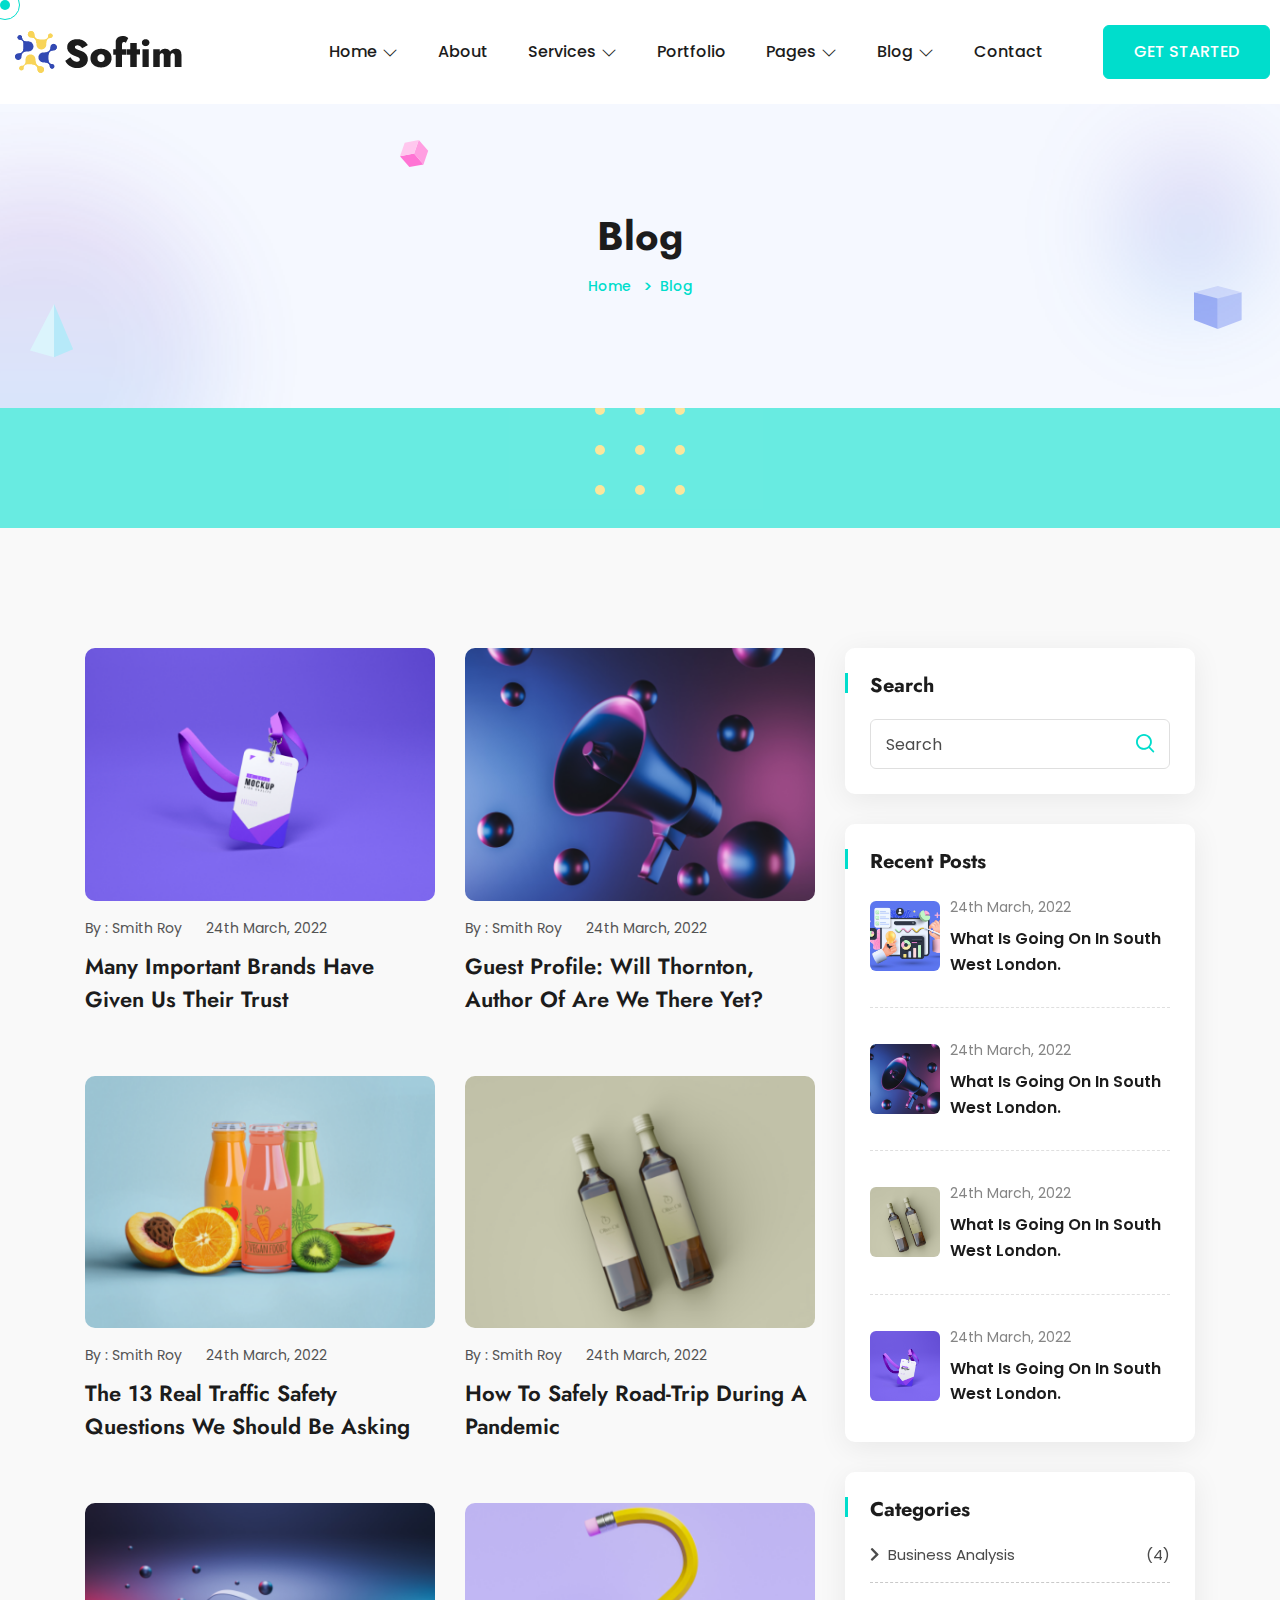
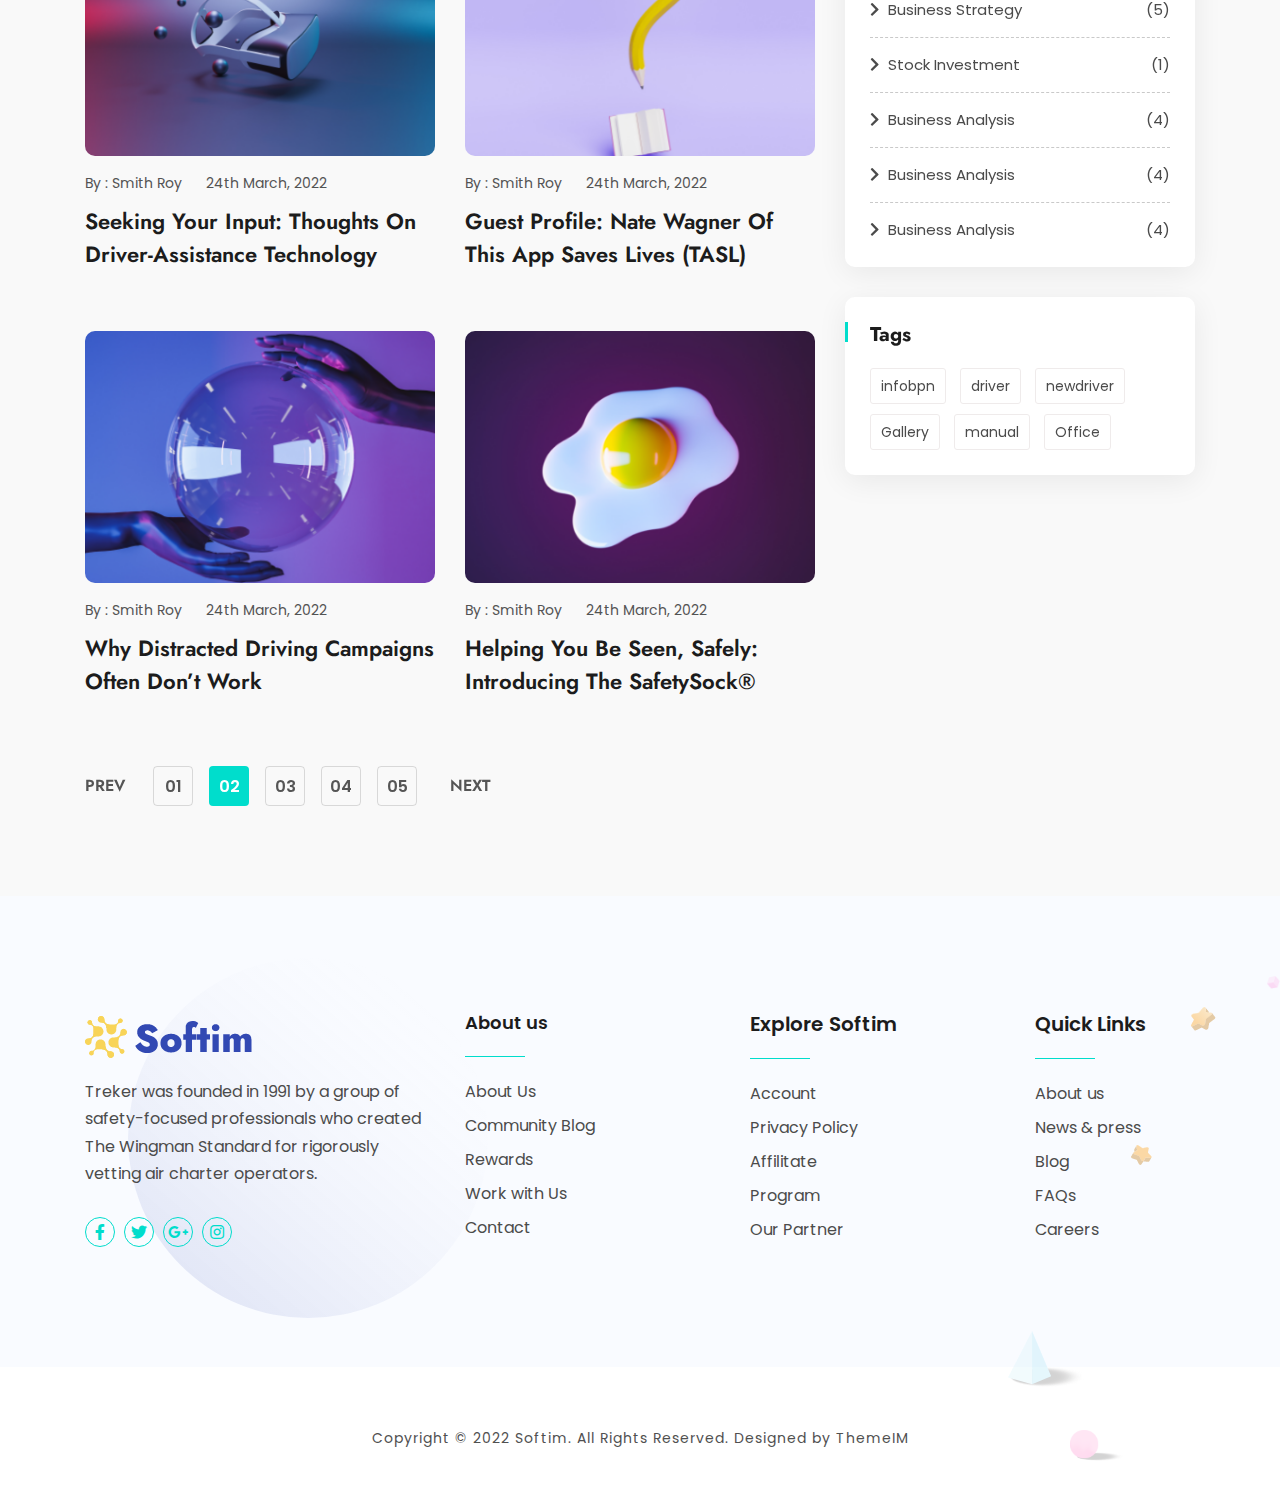
<file: blog.html>
<!DOCTYPE html>
<html lang="en">
<head>
    <meta charset="UTF-8">
    <meta name="viewport" content="width=device-width, initial-scale=1.0">
    <meta http-equiv="X-UA-Compatible" content="ie=edge">
    <title>Softim - It Solution Html Template</title>
    <link rel="preconnect" href="https://fonts.googleapis.com">
    <link rel="preconnect" href="https://fonts.gstatic.com" crossorigin>
    <link href="https://fonts.googleapis.com/css2?family=Jost:ital,wght@0,100;0,200;0,300;0,400;0,500;0,600;0,700;0,800;0,900;1,100;1,200;1,300;1,400;1,500;1,600;1,700;1,800;1,900&family=Poppins:ital,wght@0,100;0,200;0,300;0,400;0,500;0,600;0,700;0,800;0,900;1,100;1,200;1,300;1,400;1,500;1,600;1,700;1,800;1,900&display=swap" rel="stylesheet">
    <!-- fontawesome css link -->
    <link rel="stylesheet" href="assets/css/fontawesome-all.min.css">
    <!-- bootstrap css link -->
    <link rel="stylesheet" href="assets/css/bootstrap.min.css">
    <!-- favicon -->
    <link rel="shortcut icon" href="assets/images/fav.png" type="image/x-icon">
    <!-- swipper css link -->
    <link rel="stylesheet" href="assets/css/swiper.min.css">
    <!-- lightcase css links -->
    <link rel="stylesheet" href="assets/css/lightcase.css">
    <!-- odometer css link -->
    <link rel="stylesheet" href="assets/css/odometer.css">
    <!-- line-awesome-icon css -->
    <link rel="stylesheet" href="assets/css/icomoon.css">
    <!-- line-awesome-icon css -->
    <link rel="stylesheet" href="assets/css/line-awesome.min.css">
    <!-- animate.css -->
    <link rel="stylesheet" href="assets/css/animate.css">
    <!-- aos.css -->
    <link rel="stylesheet" href="assets/css/aos.css">
    <!-- nice select css -->
    <link rel="stylesheet" href="assets/css/nice-select.css">
    <!-- main style css link -->
    <link rel="stylesheet" href="assets/css/style.css">
</head>
<body>



<!--~~~~~~~~~~~~~~~~~~~~~~~~~~~~~~~~~~~~~~~
    Start Preloader
~~~~~~~~~~~~~~~~~~~~~~~~~~~~~~~~~~~~~~~~-->
<div class="preloader">
    <div class="drawing" id="loading">
        <div class="loading-dot"></div>
    </div>
</div>
<!--~~~~~~~~~~~~~~~~~~~~~~~~~~~~~~~~~~~~~~~
    End Preloader
~~~~~~~~~~~~~~~~~~~~~~~~~~~~~~~~~~~~~~~~-->


<div class="cursor"></div>
<div class="cursor-follower"></div>


<!--~~~~~~~~~~~~~~~~~~~~~~~~~~~~~~~~~~~~~~~
    Start Header
~~~~~~~~~~~~~~~~~~~~~~~~~~~~~~~~~~~~~~~~-->
<header class="header-section three">
    <div class="header">
        <div class="header-bottom-area">
            <div class="container custom-container">
                <div class="header-menu-content">
                    <nav class="navbar navbar-expand-xl p-0">
                        <a class="site-logo site-title" href="index.html"><img src="assets/images/logo-three.png" alt="site-logo"></a>
                        <button class="navbar-toggler d-block d-xl-none ml-auto" type="button" data-toggle="collapse" data-target="#navbarSupportedContent"
                            aria-controls="navbarSupportedContent" aria-expanded="false" aria-label="Toggle navigation">
                            <span class="toggle-bar"></span>
                        </button>
                        <div class="collapse navbar-collapse justify-content-end" id="navbarSupportedContent">
                            <ul class="navbar-nav main-menu">
                                <li class="menu_has_children">
                                    <a href="#0">Home <i class="las la-angle-down"></i></a>
                                    <ul class="sub-menu">
                                        <li><a href="index.html">Home One</a></li>
                                        <li><a href="index-two.html">Home Two</a></li>
                                        <li><a href="index-three.html">Home Three</a></li>
                                        <li><a href="index-four.html">Home Four</a></li>
                                        <li><a href="index-five.html">Home Five</a></li>
                                    </ul>
                                </li>
                                <li><a href="about.html">About</a></li>
                                <li class="menu_has_children">
                                    <a href="#0">Services <i class="las la-angle-down"></i></a>
                                    <ul class="sub-menu">
                                        <li><a href="service.html">Service One</a></li>
                                        <li><a href="service-two.html">Service Two</a></li>
                                        <li><a href="service-details.html">Service Details</a></li>
                                        <li><a href="service-details-two.html">Service Details Two</a></li>
                                    </ul>
                                </li>
                                <li><a href="portfolio.html">Portfolio</a></li>
                                <li class="menu_has_children">
                                    <a href="#0">Pages <i class="las la-angle-down"></i></a>
                                    <ul class="sub-menu">
                                        <li><a href="project.html">Project</a></li>
                                        <li><a href="project-details.html">Project Details</a></li>
                                        <li><a href="product.html">Product</a></li>
                                        <li><a href="product-details.html">Product Details</a></li>
                                        <li><a href="cart.html">Cart</a></li>
                                        <li><a href="team.html">Team</a></li>
                                        <li><a href="team-details.html">Team Details</a></li>
                                        <li><a href="plan.html">Pricing Plan</a></li>
                                        <li><a href="faq.html">FAQ</a></li>
                                    </ul>
                                </li>
                                <li class="menu_has_children">
                                    <a href="#0">Blog <i class="las la-angle-down"></i></a>
                                    <ul class="sub-menu">
                                        <li><a href="blog.html">Blog</a></li>
                                        <li><a href="blog-classic.html">Blog Classic</a></li>
                                        <li><a href="blog-details.html">Blog Details</a></li>
                                    </ul>
                                </li>
                                <li><a href="contact.html">Contact</a></li>
                            </ul>
                            <div class="header-right">
                                <div class="header-action-area">
                                    <div class="header-action">
                                        <a href="contact.html" class="btn--base">GET STARTED</a>
                                    </div>
                                </div>
                            </div>
                        </div>
                    </nav>
                </div>
            </div>
        </div>
    </div>
</header>
<!--~~~~~~~~~~~~~~~~~~~~~~~~~~~~~~~~~~~~~~~
    End Header
~~~~~~~~~~~~~~~~~~~~~~~~~~~~~~~~~~~~~~~~-->


<!--~~~~~~~~~~~~~~~~~~~~~~~~~~~~~~~~~~~~~~~
    Start Banner
~~~~~~~~~~~~~~~~~~~~~~~~~~~~~~~~~~~~~~~~-->
<section class="banner-section two inner">
    <div class="banner-element-four two">
        <img src="assets/images/element/element-5.png" alt="element">
    </div>
    <div class="banner-element-five two">
        <img src="assets/images/element/element-7.png" alt="element">
    </div>
    <div class="banner-element-nineteen two">
        <img src="assets/images/element/element-6.png" alt="element">
    </div>
    <div class="banner-element-twenty-two two">
        <img src="assets/images/element/element-69.png" alt="element">
    </div>
    <div class="banner-element-twenty-three two">
        <img src="assets/images/element/element-70.png" alt="element">
    </div>
    <div class="container">
        <div class="row justify-content-center align-items-center mb-30-none">
            <div class="col-xl-12 mb-30">
                <div class="banner-content two">
                   <div class="banner-content-header">
                        <h2 class="title">Blog</h2>
                        <div class="breadcrumb-area">
                            <nav aria-label="breadcrumb">
                                <ol class="breadcrumb">
                                <li class="breadcrumb-item"><a href="index.html">Home</a></li>
                                <li class="breadcrumb-item active" aria-current="page">Blog</li>
                                </ol>
                            </nav>
                        </div>
                   </div>
                </div>
            </div>
        </div>
    </div>
</section>
<!--~~~~~~~~~~~~~~~~~~~~~~~~~~~~~~~~~~~~~~~
    End Banner
~~~~~~~~~~~~~~~~~~~~~~~~~~~~~~~~~~~~~~~~-->


<!--~~~~~~~~~~~~~~~~~~~~~~~~~~~~~~~~~~~~~~~
    Start Scroll-To-Top
~~~~~~~~~~~~~~~~~~~~~~~~~~~~~~~~~~~~~~~~-->
<a href="#" class="scrollToTop"><i class="las la-angle-double-up"></i></a>
<!--~~~~~~~~~~~~~~~~~~~~~~~~~~~~~~~~~~~~~~~
    End Scroll-To-Top
~~~~~~~~~~~~~~~~~~~~~~~~~~~~~~~~~~~~~~~~-->


<!--~~~~~~~~~~~~~~~~~~~~~~~~~~~~~~~~~~~~~~~
    Start Blog
~~~~~~~~~~~~~~~~~~~~~~~~~~~~~~~~~~~~~~~~-->
<section class="blog-section ptb-120">
    <div class="container">
        <div class="row justify-content-center mb-60-none">
            <div class="col-xl-8 col-lg-8 mb-60">
                <div class="row justify-content-center mb-60-none">
                    <div class="col-xl-6 col-lg-6 col-md-6 col-sm-6 mb-60">
                        <div class="blog-item">
                            <div class="blog-thumb">
                                <img src="assets/images/blog/blog-4.png" alt="blog">
                            </div>
                            <div class="blog-content">
                                <div class="blog-post-meta">
                                    <span class="user">By : Smith Roy</span>
                                    <span class="date">24th March, 2022</span>
                                </div>
                                <h3 class="title"><a href="blog-details.html">Many important brands have
                                    given us their trust</a></h3>
                            </div>
                        </div>
                    </div>
                    <div class="col-xl-6 col-lg-6 col-md-6 col-sm-6 mb-60">
                        <div class="blog-item">
                            <div class="blog-thumb">
                                <img src="assets/images/blog/blog-5.png" alt="blog">
                            </div>
                            <div class="blog-content">
                                <div class="blog-post-meta">
                                    <span class="user">By : Smith Roy</span>
                                    <span class="date">24th March, 2022</span>
                                </div>
                                <h3 class="title"><a href="blog-details.html">Guest Profile: Will Thornton, Author of Are We There Yet?</a></h3>
                            </div>
                        </div>
                    </div>
                    <div class="col-xl-6 col-lg-6 col-md-6 col-sm-6 mb-60">
                        <div class="blog-item">
                            <div class="blog-thumb">
                                <img src="assets/images/blog/blog-6.png" alt="blog">
                            </div>
                            <div class="blog-content">
                                <div class="blog-post-meta">
                                    <span class="user">By : Smith Roy</span>
                                    <span class="date">24th March, 2022</span>
                                </div>
                                <h3 class="title"><a href="blog-details.html">The 13 Real Traffic Safety Questions We Should Be Asking</a></h3>
                            </div>
                        </div>
                    </div>
                    <div class="col-xl-6 col-lg-6 col-md-6 col-sm-6 mb-60">
                        <div class="blog-item">
                            <div class="blog-thumb">
                                <img src="assets/images/blog/blog-7.png" alt="blog">
                            </div>
                            <div class="blog-content">
                                <div class="blog-post-meta">
                                    <span class="user">By : Smith Roy</span>
                                    <span class="date">24th March, 2022</span>
                                </div>
                                <h3 class="title"><a href="blog-details.html">How to Safely Road-Trip During a Pandemic</a></h3>
                            </div>
                        </div>
                    </div>
                    <div class="col-xl-6 col-lg-6 col-md-6 col-sm-6 mb-60">
                        <div class="blog-item">
                            <div class="blog-thumb">
                                <img src="assets/images/blog/blog-8.png" alt="blog">
                            </div>
                            <div class="blog-content">
                                <div class="blog-post-meta">
                                    <span class="user">By : Smith Roy</span>
                                    <span class="date">24th March, 2022</span>
                                </div>
                                <h3 class="title"><a href="blog-details.html">Seeking Your Input: Thoughts on Driver-Assistance Technology</a></h3>
                            </div>
                        </div>
                    </div>
                    <div class="col-xl-6 col-lg-6 col-md-6 col-sm-6 mb-60">
                        <div class="blog-item">
                            <div class="blog-thumb">
                                <img src="assets/images/blog/blog-9.png" alt="blog">
                            </div>
                            <div class="blog-content">
                                <div class="blog-post-meta">
                                    <span class="user">By : Smith Roy</span>
                                    <span class="date">24th March, 2022</span>
                                </div>
                                <h3 class="title"><a href="blog-details.html">Guest Profile: Nate Wagner of This App Saves Lives (TASL)</a></h3>
                            </div>
                        </div>
                    </div>
                    <div class="col-xl-6 col-lg-6 col-md-6 col-sm-6 mb-60">
                        <div class="blog-item">
                            <div class="blog-thumb">
                                <img src="assets/images/blog/blog-10.png" alt="blog">
                            </div>
                            <div class="blog-content">
                                <div class="blog-post-meta">
                                    <span class="user">By : Smith Roy</span>
                                    <span class="date">24th March, 2022</span>
                                </div>
                                <h3 class="title"><a href="blog-details.html">Why Distracted Driving Campaigns Often Don’t Work</a></h3>
                            </div>
                        </div>
                    </div>
                    <div class="col-xl-6 col-lg-6 col-md-6 col-sm-6 mb-60">
                        <div class="blog-item">
                            <div class="blog-thumb">
                                <img src="assets/images/blog/blog-11.png" alt="blog">
                            </div>
                            <div class="blog-content">
                                <div class="blog-post-meta">
                                    <span class="user">By : Smith Roy</span>
                                    <span class="date">24th March, 2022</span>
                                </div>
                                <h3 class="title"><a href="blog-details.html">Helping You Be Seen, Safely: Introducing the SafetySock®</a></h3>
                            </div>
                        </div>
                    </div>
                </div>
            </div>
            <div class="col-xl-4 col-lg-4 mb-60">
                <div class="sidebar">
                    <div class="widget-box mb-30">
                        <h4 class="widget-title">Search</h4>
                        <div class="search-widget-box">
                            <form class="search-form">
                                <input type="text" name="search" class="form--control" placeholder="Search">
                                <button type="submit"><i class="icon-Search"></i></button>
                            </form>
                        </div>
                    </div>
                    <div class="widget-box mb-30">
                        <h4 class="widget-title">Recent Posts</h4>
                        <div class="popular-widget-box">
                            <div class="single-popular-item d-flex flex-wrap align-items-center">
                                <div class="popular-item-thumb">
                                    <img src="assets/images/blog/blog-1.png" alt="blog">
                                </div>
                                <div class="popular-item-content">
                                    <span class="blog-date">24th March, 2022</span>
                                    <h5 class="title"><a href="blog-details.html">What Is Going On In South West London.</a></h5>
                                </div>
                            </div>
                            <div class="single-popular-item d-flex flex-wrap align-items-center">
                                <div class="popular-item-thumb">
                                    <img src="assets/images/blog/blog-5.png" alt="blog">
                                </div>
                                <div class="popular-item-content">
                                    <span class="blog-date">24th March, 2022</span>
                                    <h5 class="title"><a href="blog-details.html">What Is Going On In South West London.</a></h5>
                                </div>
                            </div>
                            <div class="single-popular-item d-flex flex-wrap align-items-center">
                                <div class="popular-item-thumb">
                                    <img src="assets/images/blog/blog-7.png" alt="blog">
                                </div>
                                <div class="popular-item-content">
                                    <span class="blog-date">24th March, 2022</span>
                                    <h5 class="title"><a href="blog-details.html">What Is Going On In South West London.</a></h5>
                                </div>
                            </div>
                            <div class="single-popular-item d-flex flex-wrap align-items-center">
                                <div class="popular-item-thumb">
                                    <img src="assets/images/blog/blog-4.png" alt="blog">
                                </div>
                                <div class="popular-item-content">
                                    <span class="blog-date">24th March, 2022</span>
                                    <h5 class="title"><a href="blog-details.html">What Is Going On In South West London.</a></h5>
                                </div>
                            </div>
                        </div>
                    </div>
                    <div class="widget-box mb-30">
                        <h4 class="widget-title">Categories</h4>
                        <div class="category-widget-box">
                            <ul class="category-list">
                                <li><a href="#0"><i class="fas fa-chevron-right"></i> Business Analysis <span>4</span></a></li>
                                <li><a href="#0"><i class="fas fa-chevron-right"></i> Business Strategy <span>5</span></a></li>
                                <li><a href="#0"><i class="fas fa-chevron-right"></i> Stock Investment <span>1</span></a></li>
                                <li><a href="#0"><i class="fas fa-chevron-right"></i> Business Analysis <span>4</span></a></li>
                                <li><a href="#0"><i class="fas fa-chevron-right"></i> Business Analysis <span>4</span></a></li>
                                <li><a href="#0"><i class="fas fa-chevron-right"></i> Business Analysis <span>4</span></a></li>
                            </ul>
                        </div>
                    </div>
                    <div class="widget-box">
                        <h4 class="widget-title">Tags</h4>
                        <div class="tag-widget-box">
                            <ul class="tag-list">
                                <li><a href="#0">infobpn</a></li>
                                <li><a href="#0">driver</a></li>
                                <li><a href="#0">newdriver</a></li>
                                <li><a href="#0">Gallery</a></li>
                                <li><a href="#0">manual</a></li>
                                <li><a href="#0">Office</a></li>
                            </ul>
                        </div>
                    </div>
                </div>
            </div>
        </div>
        <nav>
            <ul class="pagination">
                <li class="page-item prev">
                    <a class="page-link" href="#" rel="prev" aria-label="Prev &raquo;">PREV</a>
                </li>
                <li class="page-item"><a class="page-link" href="#">01</a></li>
                <li class="page-item active" aria-current="page"><span class="page-link">02</span></li>
                <li class="page-item"><a class="page-link" href="#">03</a></li>
                <li class="page-item"><a class="page-link" href="#">04</a></li>
                <li class="page-item"><a class="page-link" href="#">05</a></li>
                <li class="page-item next">
                    <a class="page-link" href="#" rel="next" aria-label="Next &raquo;">NEXT</a>
                </li>
            </ul>
        </nav>
    </div>
</section>
<!--~~~~~~~~~~~~~~~~~~~~~~~~~~~~~~~~~~~~~~~
    End Blog
~~~~~~~~~~~~~~~~~~~~~~~~~~~~~~~~~~~~~~~~-->



<!--~~~~~~~~~~~~~~~~~~~~~~~~~~~~~~~~~~~~~~~
    Start Footer
~~~~~~~~~~~~~~~~~~~~~~~~~~~~~~~~~~~~~~~~-->
<footer class="footer-section pt-120">
    <div class="footer-element-one">
        <img src="assets/images/element/element-48.png" alt="element">
    </div>
    <div class="footer-element-two">
        <img src="assets/images/element/element-39.png" alt="element">
    </div>
    <div class="footer-element-three">
        <img src="assets/images/element/element-40.png" alt="element">
    </div>
    <div class="footer-element-four">
        <img src="assets/images/element/element-7.png" alt="element">
    </div>
    <div class="footer-element-five">
        <img src="assets/images/element/element-41.png" alt="element">
    </div>
    <div class="footer-element-six">
        <img src="assets/images/element/element-42.png" alt="element">
    </div>
    <div class="footer-element-seven">
        <img src="assets/images/element/element-39.png" alt="element">
    </div>
    <div class="container">
        <div class="row mb-30-none">
            <div class="col-xl-4 col-lg-4 col-md-6 mb-30">
                <div class="footer-widget">
                    <div class="footer-logo">
                        <a class="site-logo site-title" href="index.html"><img src="assets/images/logo-two.png" alt="site-logo"></a>
                    </div>
                    <p>Treker was founded in 1991 by a group of safety-focused professionals who created The Wingman Standard for rigorously vetting air charter operators.</p>
                    <ul class="footer-social">
                        <li><a href="#0"><i class="fab fa-facebook-f"></i></a></li>
                        <li><a href="#0"><i class="fab fa-twitter"></i></a></li>
                        <li><a href="#0"><i class="fab fa-google-plus-g"></i></a></li>
                        <li><a href="#0"><i class="fab fa-instagram"></i></a></li>
                    </ul>
                </div>
            </div>
            <div class="col-xl-3 col-lg-3 col-md-6 mb-30">
                <div class="footer-widget">
                    <h5 class="title">About us</h5>
                    <ul class="footer-list">
                        <li><a href="#0">About Us</a></li>
                        <li><a href="#0">Community Blog</a></li>
                        <li><a href="#0">Rewards</a></li>
                        <li><a href="#0">Work with Us</a></li>
                        <li><a href="#0">Contact</a></li>
                    </ul>
                </div>
            </div>
            <div class="col-xl-3 col-lg-3 col-md-6 mb-30">
                <div class="footer-widget">
                    <h4 class="title">Explore Softim</h4>
                    <ul class="footer-list">
                        <li><a href="#0">Account</a></li>
                        <li><a href="#0">Privacy Policy</a></li>
                        <li><a href="#0">Affilitate</a></li>
                        <li><a href="#0">Program</a></li>
                        <li><a href="#0">Our Partner</a></li>
                    </ul>
                </div>
            </div>
            <div class="col-xl-2 col-lg-2 col-md-6 mb-30">
                <div class="footer-widget">
                    <h4 class="title">Quick Links</h4>
                    <ul class="footer-list">
                        <li><a href="#0">About us</a></li>
                        <li><a href="#0">News & press</a></li>
                        <li><a href="#0">Blog</a></li>
                        <li><a href="#0">FAQs</a></li>
                        <li><a href="#0">Careers</a></li>
                    </ul>
                </div>
            </div>
        </div>
    </div>
    <div class="copyright-wrapper">
        <div class="container">
            <div class="row justify-content-center">
                <div class="col-xl-12 text-center">
                    <div class="copyright-area">
                        <p>Copyright © 2022 <a href="index.html">Softim</a>. All Rights Reserved. Designed by ThemeIM</p>
                    </div>
                </div>
            </div>
        </div>
    </div>
</footer>
<!--~~~~~~~~~~~~~~~~~~~~~~~~~~~~~~~~~~~~~~~
    End Footer
~~~~~~~~~~~~~~~~~~~~~~~~~~~~~~~~~~~~~~~~-->




<!-- jquery -->
<script src="assets/js/jquery-3.6.0.min.js"></script>
<!-- bootstrap js -->
<script src="assets/js/bootstrap.min.js"></script>
<!-- swipper js -->
<script src="assets/js/swiper.min.js"></script>
<!-- lightcase js-->
<script src="assets/js/lightcase.js"></script>
<!-- odometer js -->
<script src="assets/js/odometer.min.js"></script>
<!-- viewport js -->
<script src="assets/js/viewport.jquery.js"></script>
<!-- aos js file -->
<script src="assets/js/aos.js"></script>
<!-- nice select js -->
<script src="assets/js/jquery.nice-select.js"></script>
<!-- isotope js -->
<script src="assets/js/isotope.pkgd.min.js"></script>
<!-- tweenMax js -->
<script src="assets/js/TweenMax.min.js"></script>
<!-- main -->
<script src="assets/js/main.js"></script>


</body>
</html>
</file>
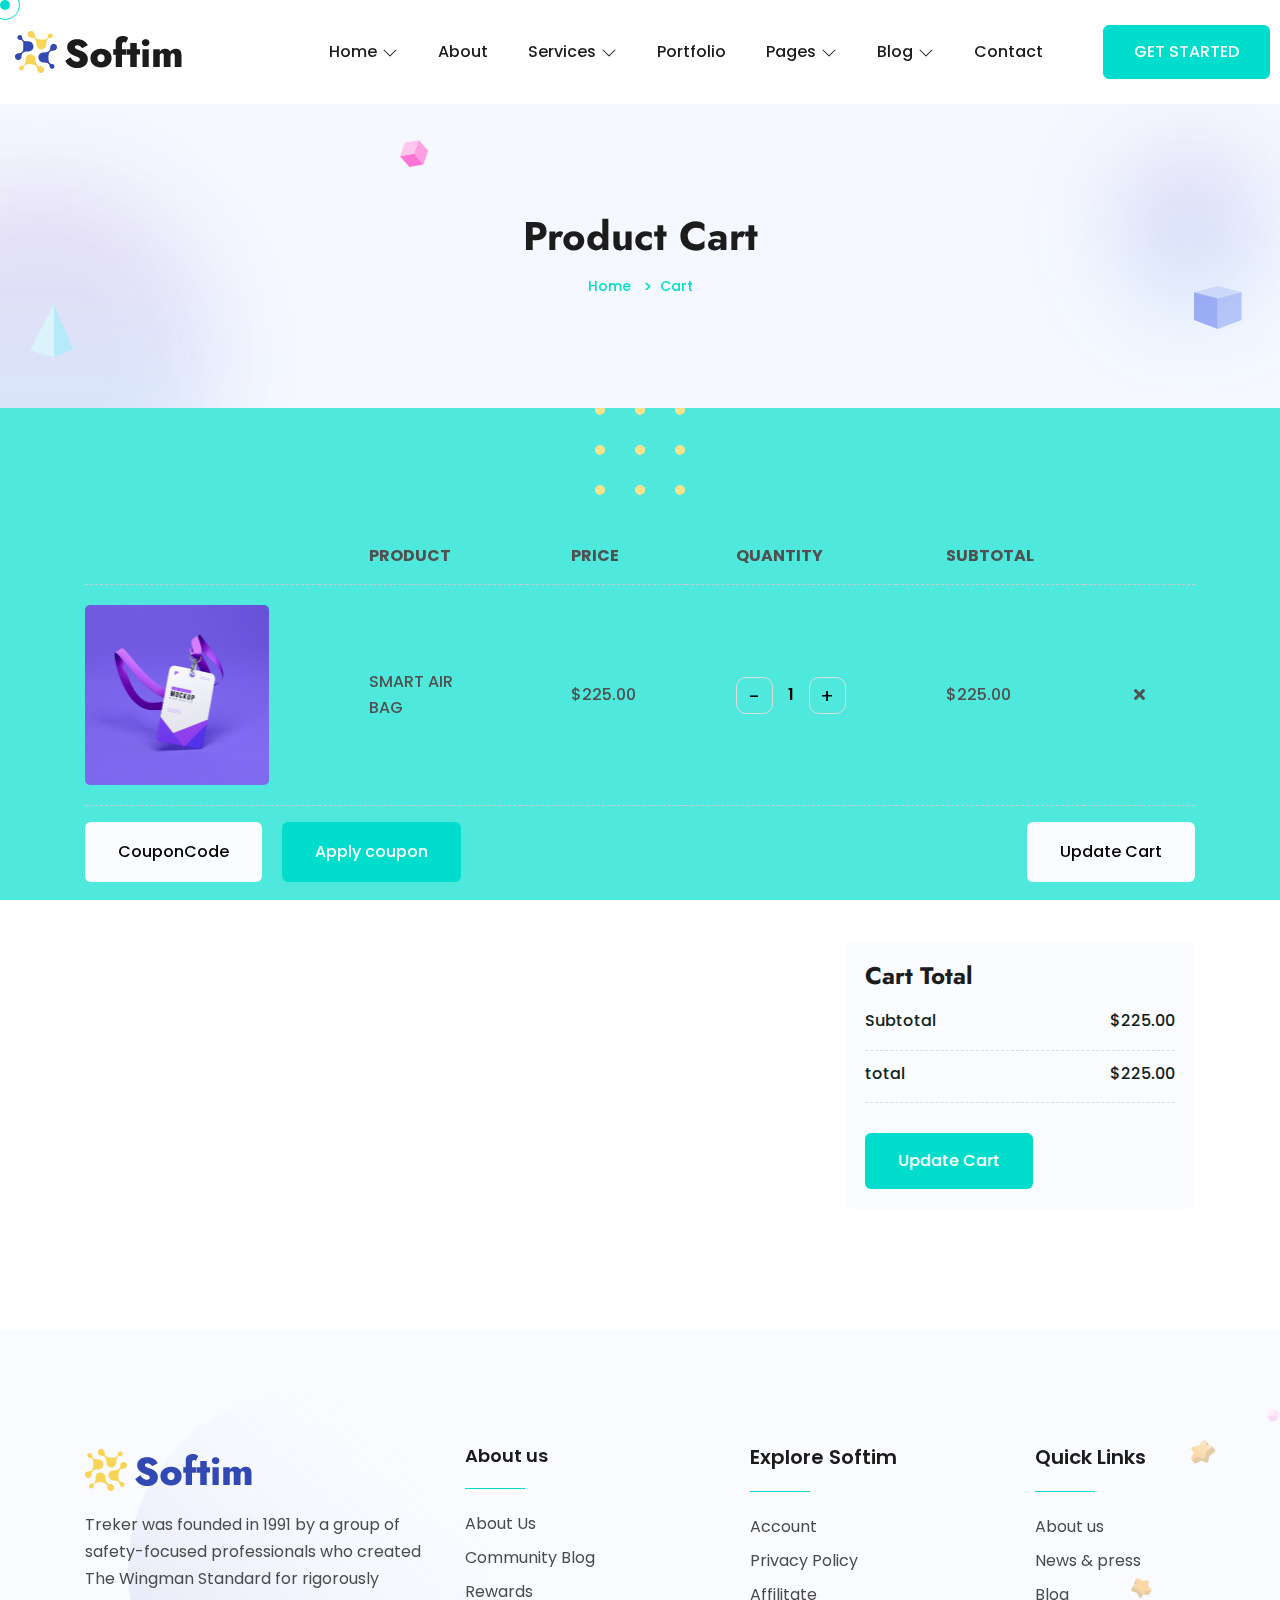
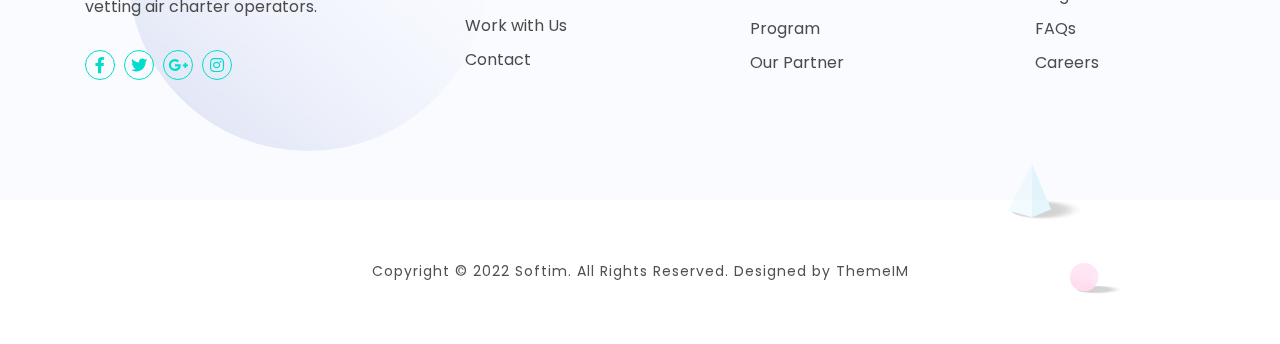
<file: cart.html>
<!DOCTYPE html>
<html lang="en">
<head>
    <meta charset="UTF-8">
    <meta name="viewport" content="width=device-width, initial-scale=1.0">
    <meta http-equiv="X-UA-Compatible" content="ie=edge">
    <title>Softim - It Solution Html Template</title>
    <link rel="preconnect" href="https://fonts.googleapis.com">
    <link rel="preconnect" href="https://fonts.gstatic.com" crossorigin>
    <link href="https://fonts.googleapis.com/css2?family=Jost:ital,wght@0,100;0,200;0,300;0,400;0,500;0,600;0,700;0,800;0,900;1,100;1,200;1,300;1,400;1,500;1,600;1,700;1,800;1,900&family=Poppins:ital,wght@0,100;0,200;0,300;0,400;0,500;0,600;0,700;0,800;0,900;1,100;1,200;1,300;1,400;1,500;1,600;1,700;1,800;1,900&display=swap" rel="stylesheet">
    <!-- fontawesome css link -->
    <link rel="stylesheet" href="assets/css/fontawesome-all.min.css">
    <!-- bootstrap css link -->
    <link rel="stylesheet" href="assets/css/bootstrap.min.css">
    <!-- favicon -->
    <link rel="shortcut icon" href="assets/images/fav.png" type="image/x-icon">
    <!-- swipper css link -->
    <link rel="stylesheet" href="assets/css/swiper.min.css">
    <!-- lightcase css links -->
    <link rel="stylesheet" href="assets/css/lightcase.css">
    <!-- odometer css link -->
    <link rel="stylesheet" href="assets/css/odometer.css">
    <!-- line-awesome-icon css -->
    <link rel="stylesheet" href="assets/css/icomoon.css">
    <!-- line-awesome-icon css -->
    <link rel="stylesheet" href="assets/css/line-awesome.min.css">
    <!-- animate.css -->
    <link rel="stylesheet" href="assets/css/animate.css">
    <!-- aos.css -->
    <link rel="stylesheet" href="assets/css/aos.css">
    <!-- nice select css -->
    <link rel="stylesheet" href="assets/css/nice-select.css">
    <!-- main style css link -->
    <link rel="stylesheet" href="assets/css/style.css">
</head>
<body>



<!--~~~~~~~~~~~~~~~~~~~~~~~~~~~~~~~~~~~~~~~
    Start Preloader
~~~~~~~~~~~~~~~~~~~~~~~~~~~~~~~~~~~~~~~~-->
<div class="preloader">
    <div class="drawing" id="loading">
        <div class="loading-dot"></div>
    </div>
</div>
<!--~~~~~~~~~~~~~~~~~~~~~~~~~~~~~~~~~~~~~~~
    End Preloader
~~~~~~~~~~~~~~~~~~~~~~~~~~~~~~~~~~~~~~~~-->


<div class="cursor"></div>
<div class="cursor-follower"></div>


<!--~~~~~~~~~~~~~~~~~~~~~~~~~~~~~~~~~~~~~~~
    Start Header
~~~~~~~~~~~~~~~~~~~~~~~~~~~~~~~~~~~~~~~~-->
<header class="header-section three">
    <div class="header">
        <div class="header-bottom-area">
            <div class="container custom-container">
                <div class="header-menu-content">
                    <nav class="navbar navbar-expand-xl p-0">
                        <a class="site-logo site-title" href="index.html"><img src="assets/images/logo-three.png" alt="site-logo"></a>
                        <button class="navbar-toggler d-block d-xl-none ml-auto" type="button" data-toggle="collapse" data-target="#navbarSupportedContent"
                            aria-controls="navbarSupportedContent" aria-expanded="false" aria-label="Toggle navigation">
                            <span class="toggle-bar"></span>
                        </button>
                        <div class="collapse navbar-collapse justify-content-end" id="navbarSupportedContent">
                            <ul class="navbar-nav main-menu">
                                <li class="menu_has_children">
                                    <a href="#0">Home <i class="las la-angle-down"></i></a>
                                    <ul class="sub-menu">
                                        <li><a href="index.html">Home One</a></li>
                                        <li><a href="index-two.html">Home Two</a></li>
                                        <li><a href="index-three.html">Home Three</a></li>
                                        <li><a href="index-four.html">Home Four</a></li>
                                        <li><a href="index-five.html">Home Five</a></li>
                                    </ul>
                                </li>
                                <li><a href="about.html">About</a></li>
                                <li class="menu_has_children">
                                    <a href="#0">Services <i class="las la-angle-down"></i></a>
                                    <ul class="sub-menu">
                                        <li><a href="service.html">Service One</a></li>
                                        <li><a href="service-two.html">Service Two</a></li>
                                        <li><a href="service-details.html">Service Details</a></li>
                                        <li><a href="service-details-two.html">Service Details Two</a></li>
                                    </ul>
                                </li>
                                <li><a href="portfolio.html">Portfolio</a></li>
                                <li class="menu_has_children">
                                    <a href="#0">Pages <i class="las la-angle-down"></i></a>
                                    <ul class="sub-menu">
                                        <li><a href="project.html">Project</a></li>
                                        <li><a href="project-details.html">Project Details</a></li>
                                        <li><a href="product.html">Product</a></li>
                                        <li><a href="product-details.html">Product Details</a></li>
                                        <li><a href="cart.html">Cart</a></li>
                                        <li><a href="team.html">Team</a></li>
                                        <li><a href="team-details.html">Team Details</a></li>
                                        <li><a href="plan.html">Pricing Plan</a></li>
                                        <li><a href="faq.html">FAQ</a></li>
                                    </ul>
                                </li>
                                <li class="menu_has_children">
                                    <a href="#0">Blog <i class="las la-angle-down"></i></a>
                                    <ul class="sub-menu">
                                        <li><a href="blog.html">Blog</a></li>
                                        <li><a href="blog-classic.html">Blog Classic</a></li>
                                        <li><a href="blog-details.html">Blog Details</a></li>
                                    </ul>
                                </li>
                                <li><a href="contact.html">Contact</a></li>
                            </ul>
                            <div class="header-right">
                                <div class="header-action-area">
                                    <div class="header-action">
                                        <a href="contact.html" class="btn--base">GET STARTED</a>
                                    </div>
                                </div>
                            </div>
                        </div>
                    </nav>
                </div>
            </div>
        </div>
    </div>
</header>
<!--~~~~~~~~~~~~~~~~~~~~~~~~~~~~~~~~~~~~~~~
    End Header
~~~~~~~~~~~~~~~~~~~~~~~~~~~~~~~~~~~~~~~~-->


<!--~~~~~~~~~~~~~~~~~~~~~~~~~~~~~~~~~~~~~~~
    Start Banner
~~~~~~~~~~~~~~~~~~~~~~~~~~~~~~~~~~~~~~~~-->
<section class="banner-section two inner">
    <div class="banner-element-four two">
        <img src="assets/images/element/element-5.png" alt="element">
    </div>
    <div class="banner-element-five two">
        <img src="assets/images/element/element-7.png" alt="element">
    </div>
    <div class="banner-element-nineteen two">
        <img src="assets/images/element/element-6.png" alt="element">
    </div>
    <div class="banner-element-twenty-two two">
        <img src="assets/images/element/element-69.png" alt="element">
    </div>
    <div class="banner-element-twenty-three two">
        <img src="assets/images/element/element-70.png" alt="element">
    </div>
    <div class="container">
        <div class="row justify-content-center align-items-center mb-30-none">
            <div class="col-xl-12 mb-30">
                <div class="banner-content two">
                   <div class="banner-content-header">
                        <h2 class="title">Product Cart</h2>
                        <div class="breadcrumb-area">
                            <nav aria-label="breadcrumb">
                                <ol class="breadcrumb">
                                <li class="breadcrumb-item"><a href="index.html">Home</a></li>
                                <li class="breadcrumb-item active" aria-current="page">Cart</li>
                                </ol>
                            </nav>
                        </div>
                   </div>
                </div>
            </div>
        </div>
    </div>
</section>
<!--~~~~~~~~~~~~~~~~~~~~~~~~~~~~~~~~~~~~~~~
    End Banner
~~~~~~~~~~~~~~~~~~~~~~~~~~~~~~~~~~~~~~~~-->


<!--~~~~~~~~~~~~~~~~~~~~~~~~~~~~~~~~~~~~~~~
    Start Scroll-To-Top
~~~~~~~~~~~~~~~~~~~~~~~~~~~~~~~~~~~~~~~~-->
<a href="#" class="scrollToTop"><i class="las la-angle-double-up"></i></a>
<!--~~~~~~~~~~~~~~~~~~~~~~~~~~~~~~~~~~~~~~~
    End Scroll-To-Top
~~~~~~~~~~~~~~~~~~~~~~~~~~~~~~~~~~~~~~~~-->


<!--~~~~~~~~~~~~~~~~~~~~~~~~~~~~~~~~~~~~~~~
    Start Cart
~~~~~~~~~~~~~~~~~~~~~~~~~~~~~~~~~~~~~~~~-->
<div class="product-cart-section ptb-120">
    <div class="container">
        <div class="row">
            <div class="col-lg-12">
                <table class="table">
                    <thead>
                        <tr>
                            <th></th>
                            <th>Product</th>
                            <th>Price</th>
                            <th>Quantity</th>
                            <th>Subtotal</th>
                            <th></th>
                        </tr>
                    </thead>
                    <tbody>
                        <tr>
                            <td><img src="assets/images/gallery/gallery-11.png" alt="product"></td>
                            <td data-label="Product">Smart Air Bag</td>
                            <td data-label="Price">$225.00</td>
                            <td data-label="Quantity">
                                <div class="product-quantity">
                                    <div class="product-plus-minus style-01">
                                        <div class="dec qtybutton">-</div>
                                        <input class="product-plus-minus-box style-01 qty" type="text" name="qty" value="1" readonly="">
                                        <div class="inc qtybutton">+</div>
                                    </div>
                                </div>
                            </td>
                            <td data-label="Subtotal">$225.00</td>
                            <td><i class="fas fa-times"></i></td>
                        </tr>
                    </tbody>
                </table>
                <div class="cart-button-wrapper">
                    <div class="right">
                        <a href="#" class="cart-btn">CouponCode</a>
                        <a href="#" class="cart-btn style-01">Apply coupon</a>
                    </div>
                    <div class="left">
                        <a href="#" class="cart-btn">Update Cart</a>
                    </div>
                </div>
                <div class="row justify-content-end">
                    <div class="col-lg-4">
                        <div class="cart-total">
                            <h4 class="title">Cart Total</h4>
                            <ul>
                                <li>Subtotal <span>$225.00</span></li>
                                <li>total <span>$225.00</span></li>
                            </ul>
                            <a href="#" class="cart-btn">Update Cart</a>
                        </div>
                    </div>
                </div>
            </div>
        </div>
    </div>
</div>
<!--~~~~~~~~~~~~~~~~~~~~~~~~~~~~~~~~~~~~~~~
    End Cart
~~~~~~~~~~~~~~~~~~~~~~~~~~~~~~~~~~~~~~~~-->


<!--~~~~~~~~~~~~~~~~~~~~~~~~~~~~~~~~~~~~~~~
    Start Footer
~~~~~~~~~~~~~~~~~~~~~~~~~~~~~~~~~~~~~~~~-->
<footer class="footer-section pt-120">
    <div class="footer-element-one">
        <img src="assets/images/element/element-48.png" alt="element">
    </div>
    <div class="footer-element-two">
        <img src="assets/images/element/element-39.png" alt="element">
    </div>
    <div class="footer-element-three">
        <img src="assets/images/element/element-40.png" alt="element">
    </div>
    <div class="footer-element-four">
        <img src="assets/images/element/element-7.png" alt="element">
    </div>
    <div class="footer-element-five">
        <img src="assets/images/element/element-41.png" alt="element">
    </div>
    <div class="footer-element-six">
        <img src="assets/images/element/element-42.png" alt="element">
    </div>
    <div class="footer-element-seven">
        <img src="assets/images/element/element-39.png" alt="element">
    </div>
    <div class="container">
        <div class="row mb-30-none">
            <div class="col-xl-4 col-lg-4 col-md-6 mb-30">
                <div class="footer-widget">
                    <div class="footer-logo">
                        <a class="site-logo site-title" href="index.html"><img src="assets/images/logo-two.png" alt="site-logo"></a>
                    </div>
                    <p>Treker was founded in 1991 by a group of safety-focused professionals who created The Wingman Standard for rigorously vetting air charter operators.</p>
                    <ul class="footer-social">
                        <li><a href="#0"><i class="fab fa-facebook-f"></i></a></li>
                        <li><a href="#0"><i class="fab fa-twitter"></i></a></li>
                        <li><a href="#0"><i class="fab fa-google-plus-g"></i></a></li>
                        <li><a href="#0"><i class="fab fa-instagram"></i></a></li>
                    </ul>
                </div>
            </div>
            <div class="col-xl-3 col-lg-3 col-md-6 mb-30">
                <div class="footer-widget">
                    <h5 class="title">About us</h5>
                    <ul class="footer-list">
                        <li><a href="#0">About Us</a></li>
                        <li><a href="#0">Community Blog</a></li>
                        <li><a href="#0">Rewards</a></li>
                        <li><a href="#0">Work with Us</a></li>
                        <li><a href="#0">Contact</a></li>
                    </ul>
                </div>
            </div>
            <div class="col-xl-3 col-lg-3 col-md-6 mb-30">
                <div class="footer-widget">
                    <h4 class="title">Explore Softim</h4>
                    <ul class="footer-list">
                        <li><a href="#0">Account</a></li>
                        <li><a href="#0">Privacy Policy</a></li>
                        <li><a href="#0">Affilitate</a></li>
                        <li><a href="#0">Program</a></li>
                        <li><a href="#0">Our Partner</a></li>
                    </ul>
                </div>
            </div>
            <div class="col-xl-2 col-lg-2 col-md-6 mb-30">
                <div class="footer-widget">
                    <h4 class="title">Quick Links</h4>
                    <ul class="footer-list">
                        <li><a href="#0">About us</a></li>
                        <li><a href="#0">News & press</a></li>
                        <li><a href="#0">Blog</a></li>
                        <li><a href="#0">FAQs</a></li>
                        <li><a href="#0">Careers</a></li>
                    </ul>
                </div>
            </div>
        </div>
    </div>
    <div class="copyright-wrapper">
        <div class="container">
            <div class="row justify-content-center">
                <div class="col-xl-12 text-center">
                    <div class="copyright-area">
                        <p>Copyright © 2022 <a href="index.html">Softim</a>. All Rights Reserved. Designed by ThemeIM</p>
                    </div>
                </div>
            </div>
        </div>
    </div>
</footer>
<!--~~~~~~~~~~~~~~~~~~~~~~~~~~~~~~~~~~~~~~~
    End Footer
~~~~~~~~~~~~~~~~~~~~~~~~~~~~~~~~~~~~~~~~-->




<!-- jquery -->
<script src="assets/js/jquery-3.6.0.min.js"></script>
<!-- bootstrap js -->
<script src="assets/js/bootstrap.min.js"></script>
<!-- swipper js -->
<script src="assets/js/swiper.min.js"></script>
<!-- lightcase js-->
<script src="assets/js/lightcase.js"></script>
<!-- odometer js -->
<script src="assets/js/odometer.min.js"></script>
<!-- viewport js -->
<script src="assets/js/viewport.jquery.js"></script>
<!-- aos js file -->
<script src="assets/js/aos.js"></script>
<!-- nice select js -->
<script src="assets/js/jquery.nice-select.js"></script>
<!-- isotope js -->
<script src="assets/js/isotope.pkgd.min.js"></script>
<!-- tweenMax js -->
<script src="assets/js/TweenMax.min.js"></script>
<!-- main -->
<script src="assets/js/main.js"></script>


</body>
</html>
</file>
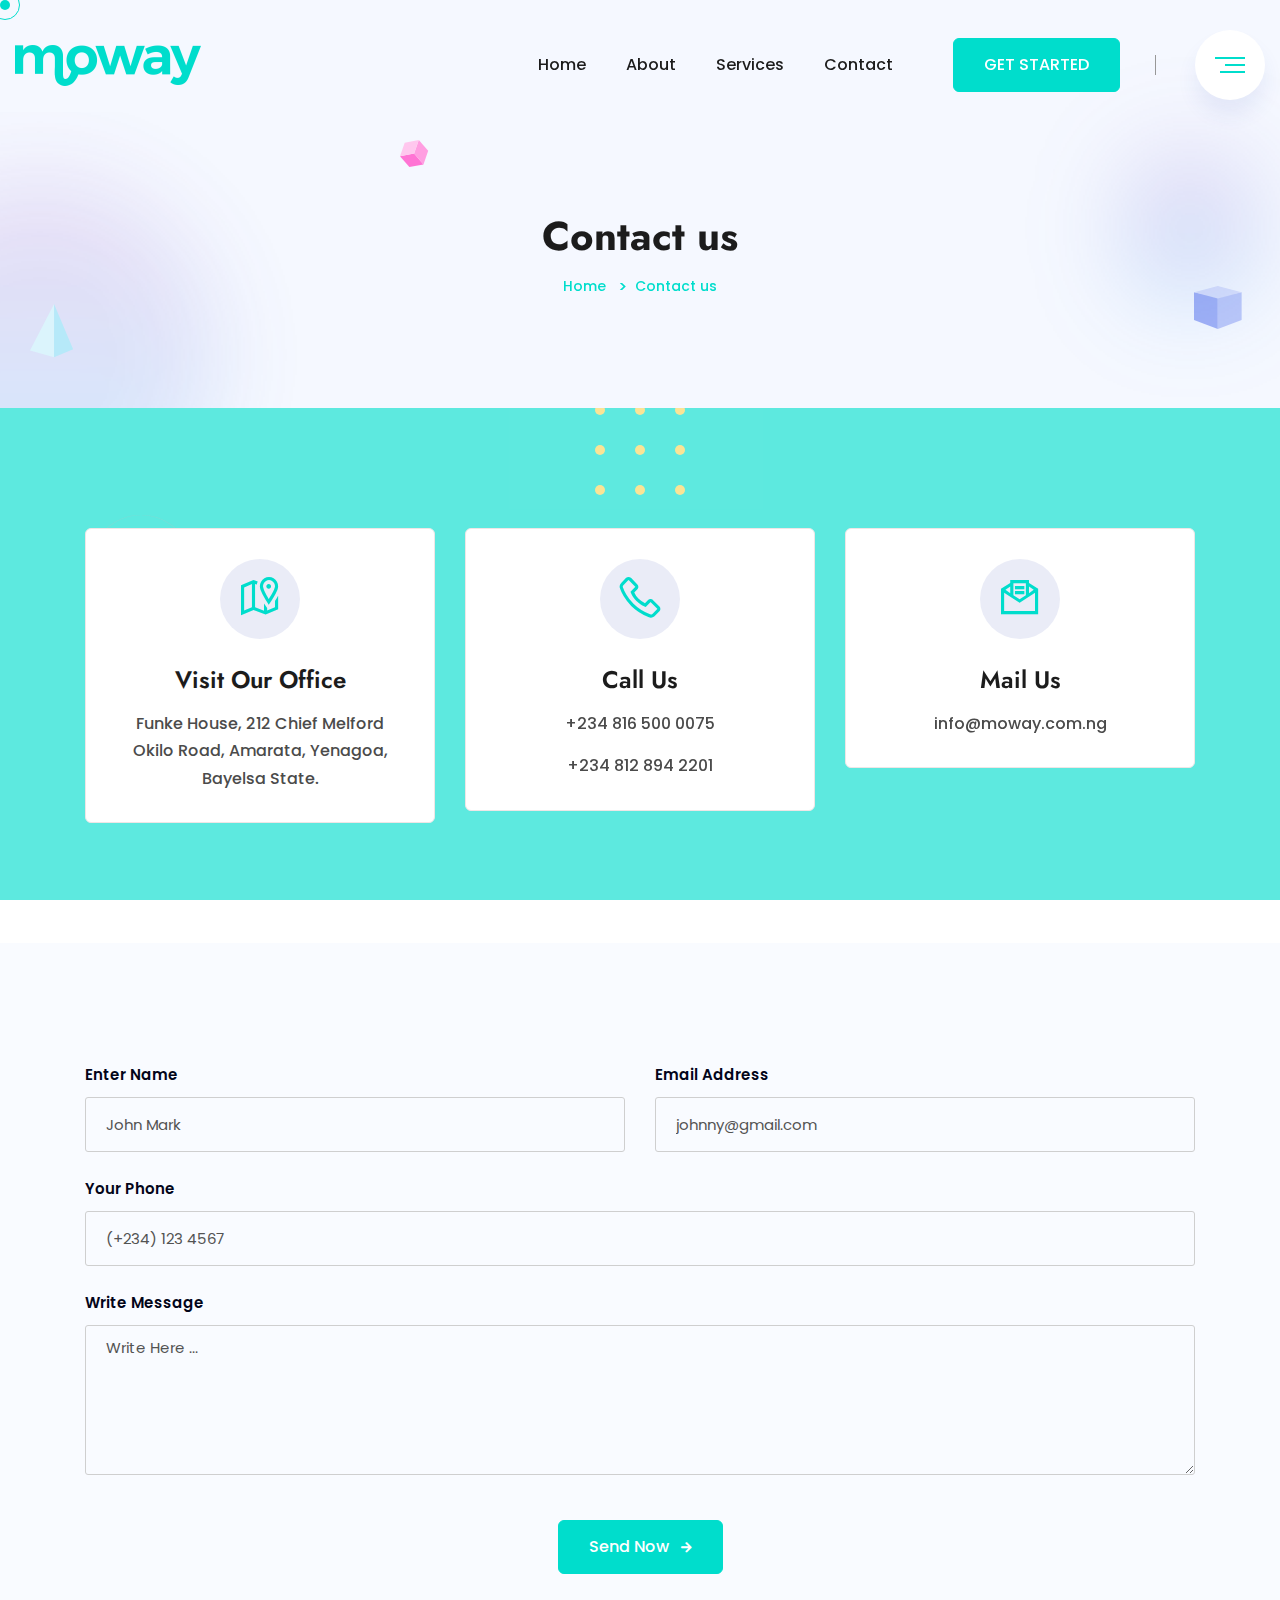
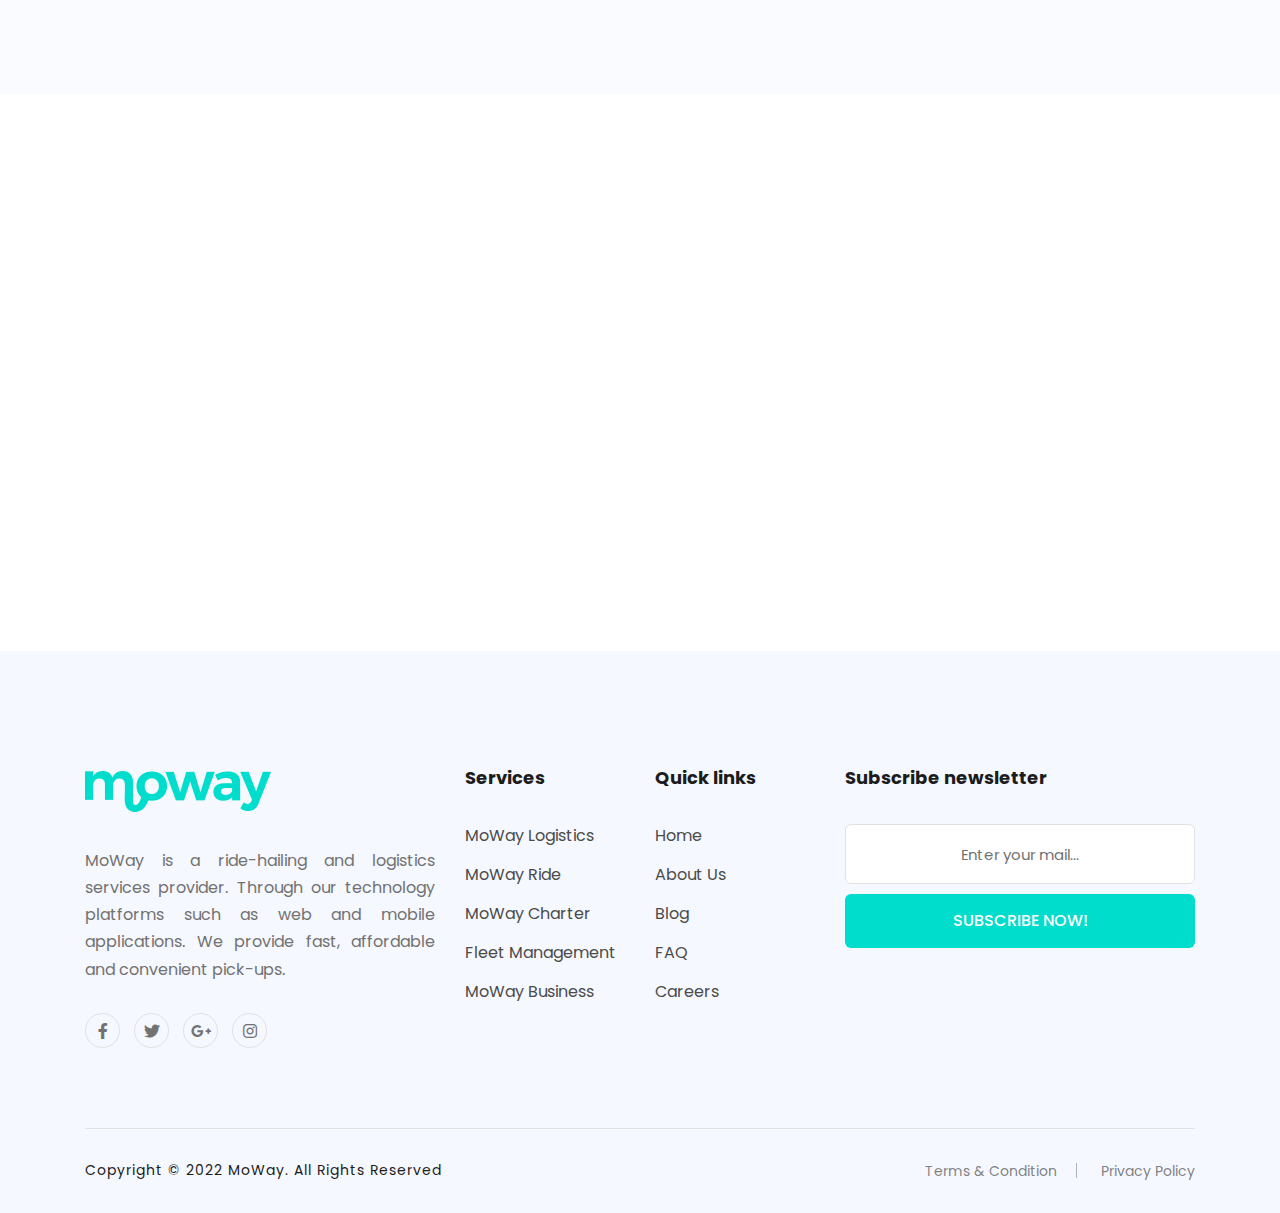
<file: contact.html>
<!DOCTYPE html>
<html lang="en">
<head>
    <meta charset="UTF-8">
    <meta name="viewport" content="width=device-width, initial-scale=1.0">
    <meta http-equiv="X-UA-Compatible" content="ie=edge">
    <title>Softim - It Solution Html Template</title>
    <link rel="preconnect" href="https://fonts.googleapis.com">
    <link rel="preconnect" href="https://fonts.gstatic.com" crossorigin>
    <link href="https://fonts.googleapis.com/css2?family=Jost:ital,wght@0,100;0,200;0,300;0,400;0,500;0,600;0,700;0,800;0,900;1,100;1,200;1,300;1,400;1,500;1,600;1,700;1,800;1,900&family=Poppins:ital,wght@0,100;0,200;0,300;0,400;0,500;0,600;0,700;0,800;0,900;1,100;1,200;1,300;1,400;1,500;1,600;1,700;1,800;1,900&display=swap" rel="stylesheet">
    <!-- fontawesome css link -->
    <link rel="stylesheet" href="assets/css/fontawesome-all.min.css">
    <!-- bootstrap css link -->
    <link rel="stylesheet" href="assets/css/bootstrap.min.css">
    <!-- favicon -->
    <link rel="shortcut icon" href="assets/images/fav.png" type="image/x-icon">
    <!-- swipper css link -->
    <link rel="stylesheet" href="assets/css/swiper.min.css">
    <!-- lightcase css links -->
    <link rel="stylesheet" href="assets/css/lightcase.css">
    <!-- odometer css link -->
    <link rel="stylesheet" href="assets/css/odometer.css">
    <!-- line-awesome-icon css -->
    <link rel="stylesheet" href="assets/css/icomoon.css">
    <!-- line-awesome-icon css -->
    <link rel="stylesheet" href="assets/css/line-awesome.min.css">
    <!-- animate.css -->
    <link rel="stylesheet" href="assets/css/animate.css">
    <!-- aos.css -->
    <link rel="stylesheet" href="assets/css/aos.css">
    <!-- nice select css -->
    <link rel="stylesheet" href="assets/css/nice-select.css">
    <!-- main style css link -->
    <link rel="stylesheet" href="assets/css/style.css">
</head>
<body>



<!--~~~~~~~~~~~~~~~~~~~~~~~~~~~~~~~~~~~~~~~
    Start Preloader
~~~~~~~~~~~~~~~~~~~~~~~~~~~~~~~~~~~~~~~~-->
<div class="preloader">
    <div class="drawing" id="loading">
        <div class="loading-dot"></div>
    </div>
</div>
<!--~~~~~~~~~~~~~~~~~~~~~~~~~~~~~~~~~~~~~~~
    End Preloader
~~~~~~~~~~~~~~~~~~~~~~~~~~~~~~~~~~~~~~~~-->


<div class="cursor"></div>
<div class="cursor-follower"></div>


<!--~~~~~~~~~~~~~~~~~~~~~~~~~~~~~~~~~~~~~~~
    Start Header
~~~~~~~~~~~~~~~~~~~~~~~~~~~~~~~~~~~~~~~~-->
<header class="header-section two">
    <div class="header">
        <div class="header-bottom-area five">
            <div class="container custom-container">
                <div class="header-menu-content">
                    <nav class="navbar navbar-expand-xl p-0">
                        <a class="site-logo site-title" href="index.html"><img src="assets/images/logo-main-text.png" alt="site-logo"></a>
                        <button class="navbar-toggler d-block d-xl-none ml-auto" type="button" data-toggle="collapse" data-target="#navbarSupportedContent"
                            aria-controls="navbarSupportedContent" aria-expanded="false" aria-label="Toggle navigation">
                            <span class="toggle-bar"></span>
                        </button>
                        <div class="collapse navbar-collapse justify-content-end" id="navbarSupportedContent">
                            <ul class="navbar-nav main-menu">
                                <li class="menu_has_children">
                                        <a href="index.html"><span>Home</span></a>
                                    </li>
                                    <li><a href="about.html"><span>About</span></a></li>
                                    <li class="menu_has_children">
                                        <a href="service.html"><span>Services</span></a>
                                    </li>
                                    <li><a href="contact.html"><span>Contact</span></a></li>
                            </ul>
                            <div>
                                <div class="header-action-area">
                                    <div class="header-action">
                                        <a href="contact.html" class="btn--base">GET STARTED</a>
                                    </div>
                                </div>
                            </div>
                            <div class="header-right">
                                <button class="menu-toggler five style-01 home-three ml-auto">
                                    <span class="toggle-bar home-three"></span>
                                </button>
                            </div>
                        </div>
                    </nav>
                </div>
            </div>
        </div>
    </div>
</header>
<!--~~~~~~~~~~~~~~~~~~~~~~~~~~~~~~~~~~~~~~~
    End Header
~~~~~~~~~~~~~~~~~~~~~~~~~~~~~~~~~~~~~~~~-->

<!--~~~~~~~~~~~~~~~~~~~~~~~~~~~~~~~~~~~~~~~
    Start Desktop Creative Menu
~~~~~~~~~~~~~~~~~~~~~~~~~~~~~~~~~~~~~~~~-->

<div class="home-three-menu">
    <div class="menu-open">
        <div class="close-btn">
            <div class="logo">
                <a class="site-logo site-title home-three-logo" href="index.html"><img src="assets/images/logo-main-text.png" alt="site-logo"></a>
            </div>
            <div class="cross-btn">
                <a href="javascript:void(0)">
                    <i class="las la-times"></i>
                </a>
            </div>
        </div>
        <div class="nav-wrapper">
            <span class="menu-text">Menu</span>
            <ul class="navigation-three">
                <li class="menu_has_children">
                    <a href="index-five.html"><span>Home</span><i class="las la-angle-down"></i></a>
                </li>
                <li><a href="about.html"><span>About</span></a></li>
                <li class="menu_has_children">
                    <a href="service.html"><span>Services</span><i class="las la-angle-down"></i></a>
                </li>
                <li><a href="contact.html"><span>Contact</span></a></li>
            </ul>
            <div class="address-wrapper">
                <div class="address">
                    <h6 class="title">Address</h6>
                    <p>Funke House, <br> 
                        212 Chief Melford Okilo Road,<br>
                        Amarata, Yenagoa,
                        Bayelsa State.</p>
                </div>
                <div class="contact">
                    <h6 class="title">Contact</h6>
                    <p><a href="tel:+234 816 500 0075">+234 816 500 0075</a></p>
                    <p><a href="tel:+234 812 894 2201"> +234 812 894 2201</a></p>
                    <p><a href="mailto:">info@moway.com.ng</a></p>
                </div>
                <ul class="footer-social">
                    <h6 class="title">Follow Us</h6>
                    <li><a href="#0"><i class="fab fa-facebook-f"></i></a></li>
                    <li><a href="#0"><i class="fab fa-twitter"></i></a></li>
                    <li><a href="#0"><i class="fab fa-google-plus-g"></i></a></li>
                    <li><a href="#0"><i class="fab fa-instagram"></i></a></li>
                </ul>
            </div>
        </div>  
    </div>
</div>

<!--~~~~~~~~~~~~~~~~~~~~~~~~~~~~~~~~~~~~~~~
    End Desktop Creative Menu
~~~~~~~~~~~~~~~~~~~~~~~~~~~~~~~~~~~~~~~~-->


<!--~~~~~~~~~~~~~~~~~~~~~~~~~~~~~~~~~~~~~~~
    Start Banner
~~~~~~~~~~~~~~~~~~~~~~~~~~~~~~~~~~~~~~~~-->
<section class="banner-section two inner">
    <div class="banner-element-four two">
        <img src="assets/images/element/element-5.png" alt="element">
    </div>
    <div class="banner-element-five two">
        <img src="assets/images/element/element-7.png" alt="element">
    </div>
    <div class="banner-element-nineteen two">
        <img src="assets/images/element/element-6.png" alt="element">
    </div>
    <div class="banner-element-twenty-two two">
        <img src="assets/images/element/element-69.png" alt="element">
    </div>
    <div class="banner-element-twenty-three two">
        <img src="assets/images/element/element-70.png" alt="element">
    </div>
    <div class="container">
        <div class="row justify-content-center align-items-center mb-30-none">
            <div class="col-xl-12 mb-30">
                <div class="banner-content two">
                   <div class="banner-content-header">
                        <h2 class="title">Contact us</h2>
                        <div class="breadcrumb-area">
                            <nav aria-label="breadcrumb">
                                <ol class="breadcrumb">
                                <li class="breadcrumb-item"><a href="index.html">Home</a></li>
                                <li class="breadcrumb-item active" aria-current="page">Contact us</li>
                                </ol>
                            </nav>
                        </div>
                   </div>
                </div>
            </div>
        </div>
    </div>
</section>
<!--~~~~~~~~~~~~~~~~~~~~~~~~~~~~~~~~~~~~~~~
    End Banner
~~~~~~~~~~~~~~~~~~~~~~~~~~~~~~~~~~~~~~~~-->


<!--~~~~~~~~~~~~~~~~~~~~~~~~~~~~~~~~~~~~~~~
    Start Scroll-To-Top
~~~~~~~~~~~~~~~~~~~~~~~~~~~~~~~~~~~~~~~~-->
<a href="#" class="scrollToTop"><i class="las la-angle-double-up"></i></a>
<!--~~~~~~~~~~~~~~~~~~~~~~~~~~~~~~~~~~~~~~~
    End Scroll-To-Top
~~~~~~~~~~~~~~~~~~~~~~~~~~~~~~~~~~~~~~~~-->


<!--~~~~~~~~~~~~~~~~~~~~~~~~~~~~~~~~~~~~~~~
    Start Contact-item
~~~~~~~~~~~~~~~~~~~~~~~~~~~~~~~~~~~~~~~~-->
<section class="contact-item-section ptb-120">
    <div class="contact-item-element-one">
        <img src="assets/images/element/element-71.png" alt="element">
    </div>
    <div class="contact-item-element-two">
        <img src="assets/images/element/element-72.png" alt="element">
    </div>
    <div class="container">
        <div class="row justify-content-center mb-30-none">
            <div class="col-xl-4 col-lg-4 col-md-6 col-sm-6 mb-30">
                <div class="contact-item text-center">
                    <div class="contact-icon-area">
                        <div class="contact-icon">
                            <i class="las la-map-marked-alt"></i>
                        </div>
                    </div>
                    <div class="contact-content">
                        <h3 class="title">Visit Our Office</h3>
                        <p>Funke House, 
                            212 Chief Melford Okilo Road,
                            Amarata, Yenagoa,
                            Bayelsa State.</p>
                    </div>
                </div>
            </div>
            <div class="col-xl-4 col-lg-4 col-md-6 col-sm-6 mb-30">
                <div class="contact-item text-center">
                    <div class="contact-icon-area">
                        <div class="contact-icon">
                            <i class="las la-phone"></i>
                        </div>
                    </div>
                    <div class="contact-content">
                        <h3 class="title">Call Us</h3>
                        <p><a href="tel:+234 816 500 0075">+234 816 500 0075</a></p>
                        <p><a href="tel: +234 812 894 2201"> +234 812 894 2201</a></p>
                    </div>
                </div>
            </div>
            <div class="col-xl-4 col-lg-4 col-md-6 col-sm-6 mb-30">
                <div class="contact-item text-center">
                    <div class="contact-icon-area">
                        <div class="contact-icon">
                            <i class="las la-envelope-open-text"></i>
                        </div>
                    </div>
                    <div class="contact-content">
                        <h3 class="title">Mail Us</h3>
                        <p><a href="mailto:">info@moway.com.ng</a></p>
                    </div>
                </div>
            </div>
        </div>
    </div>
</section>
<!--~~~~~~~~~~~~~~~~~~~~~~~~~~~~~~~~~~~~~~~
    End Contact-item
~~~~~~~~~~~~~~~~~~~~~~~~~~~~~~~~~~~~~~~~-->


<!--~~~~~~~~~~~~~~~~~~~~~~~~~~~~~~~~~~~~~~~
    Start Contact
~~~~~~~~~~~~~~~~~~~~~~~~~~~~~~~~~~~~~~~~-->
<div class="contact-section ptb-120">
    <div class="contact-element-one">
        <img src="assets/images/element/element-73.png" alt="element">
    </div>
    <div class="contact-element-two">
        <img src="assets/images/element/element-74.png" alt="element">
    </div>
    <div class="container">
        <form class="contact-form">
            <div class="row justify-content-center mb-25-none">
                <div class="col-xl-6 col-lg-6 form-group">
                    <label>Enter Name</label>
                    <input type="text" name="name" class="form--control" placeholder="John Mark">
                </div>
                <div class="col-xl-6 col-lg-6 form-group">
                    <label>Email Address</label>
                    <input type="email" name="email" class="form--control" placeholder="johnny@gmail.com">
                </div> 
                <div class="col-xl-12 col-lg-12 form-group">
                    <label>Your Phone</label>
                    <input type="text" name="number" class="form--control" placeholder="(+234) 123 4567" oninput="this.value = this.value.replace(/[^0-9.]/g, '').replace(/(\..*)\./g, '$1');" />
                </div>
                <div class="col-xl-12 col-lg-12 form-group">
                    <label>Write Message</label>
                    <textarea name="message" class="form--control" placeholder="Write Here ..."></textarea>
                </div>
                <div class="col-xl-12 col-lg-12 form-group text-center">
                    <button type="submit" class="btn--base mt-20">Send Now <i class="fas fa-arrow-right ml-2"></i></button>
                </div>
            </div>
        </form>
    </div>
</div>
<!--~~~~~~~~~~~~~~~~~~~~~~~~~~~~~~~~~~~~~~~
    End Contact
~~~~~~~~~~~~~~~~~~~~~~~~~~~~~~~~~~~~~~~~-->


<!--~~~~~~~~~~~~~~~~~~~~~~~~~~~~~~~~~~~~~~~
    Start Map
~~~~~~~~~~~~~~~~~~~~~~~~~~~~~~~~~~~~~~~~-->
<div class="map-area">
    <iframe src="https://www.google.com/maps/embed/v1/place?q=Melford+okilo,+Yenagoa,+Nigeria&key=AIzaSyBFw0Qbyq9zTFTd-tUY6dZWTgaQzuU17R8" style="border:0" allowfullscreen></iframe>
</div>
<!--~~~~~~~~~~~~~~~~~~~~~~~~~~~~~~~~~~~~~~~
    End Map
~~~~~~~~~~~~~~~~~~~~~~~~~~~~~~~~~~~~~~~~-->



<!--~~~~~~~~~~~~~~~~~~~~~~~~~~~~~~~~~~~~~~~
    Start Footer
~~~~~~~~~~~~~~~~~~~~~~~~~~~~~~~~~~~~~~~~-->
<footer class="footer-section five pt-120">
    <div class="container">
        <div class="row mb-30-none">
            <div class="col-xl-4 col-lg-4 col-md-6 mb-30">
                <div class="footer-widget">
                    <div class="footer-logo">
                        <a class="site-logo site-title" href="index.html"><img src="assets/images/logo-main-text.png" alt="site-logo"></a>
                    </div>
                    <p class=" text-justify">MoWay is a ride-hailing and logistics services provider. Through our technology platforms such as web and mobile applications. We provide fast, affordable and convenient pick-ups.</p>
                    <ul class="footer-social two">
                        <li><a href="#0"><i class="fab fa-facebook-f"></i></a></li>
                        <li><a href="#0"><i class="fab fa-twitter"></i></a></li>
                        <li><a href="#0"><i class="fab fa-google-plus-g"></i></a></li>
                        <li><a href="#0"><i class="fab fa-instagram"></i></a></li>
                    </ul>
                </div>
            </div>
            <div class="col-xl-2 col-lg-2 col-md-6 mb-30">
                <div class="footer-widget">
                    <h4 class="title">Services</h4>
                    <ul class="footer-list">
                        <li><a href="#0">MoWay Logistics</a></li>
                        <li><a href="#0">MoWay Ride</a></li>
                        <li><a href="#0">MoWay Charter </a></li>
                        <li><a href="#0">Fleet Management</a></li>
                        <li><a href="#0">MoWay Business</a></li>
                    </ul>
                </div>
            </div>
            <div class="col-xl-2 col-lg-2 col-md-6 mb-30">
                <div class="footer-widget">
                    <h4 class="title">Quick links</h4>
                    <ul class="footer-list">
                        <li><a href="#0">Home</a></li>
                        <li><a href="#0">About Us</a></li>
                        <li><a href="#0">Blog</a></li>
                        <li><a href="#0">FAQ</a></li>
                        <li><a href="#0">Careers</a></li>
                    </ul>
                </div>
            </div>
            <div class="col-xl-4 col-lg-4 col-md-6 mb-30">
                <div class="footer-widget">
                    <h5 class="title">Subscribe newsletter</h5>
                    <form class="footer-subscribe-form three">
                        <input type="email" class="form--control" placeholder="Enter your mail...">
                        <button type="submit">SUBSCRIBE NOW!</button>
                    </form>
                </div>
            </div>
        </div>
        <div class="copyright-wrapper five">
            <div class="row justify-content-center">
                <div class="col-xl-12">
                    <div class="copyright-area">
                        <p>Copyright © 2022 <a href="index.html">MoWay</a>. All Rights Reserved</p>
                        <ul class="copyright-list">
                            <li><a href="#0">Terms & Condition</a></li>
                            <li><a href="#0">Privacy Policy</a></li>
                        </ul>
                    </div>
                </div>
            </div>
        </div>
    </div>
</footer>
<!--~~~~~~~~~~~~~~~~~~~~~~~~~~~~~~~~~~~~~~~
    End Footer
~~~~~~~~~~~~~~~~~~~~~~~~~~~~~~~~~~~~~~~~-->




<!-- jquery -->
<script src="assets/js/jquery-3.6.0.min.js"></script>
<!-- bootstrap js -->
<script src="assets/js/bootstrap.min.js"></script>
<!-- swipper js -->
<script src="assets/js/swiper.min.js"></script>
<!-- lightcase js-->
<script src="assets/js/lightcase.js"></script>
<!-- odometer js -->
<script src="assets/js/odometer.min.js"></script>
<!-- viewport js -->
<script src="assets/js/viewport.jquery.js"></script>
<!-- aos js file -->
<script src="assets/js/aos.js"></script>
<!-- nice select js -->
<script src="assets/js/jquery.nice-select.js"></script>
<!-- isotope js -->
<script src="assets/js/isotope.pkgd.min.js"></script>
<!-- tweenMax js -->
<script src="assets/js/TweenMax.min.js"></script>
<!-- main -->
<script src="assets/js/main.js"></script>


</body>
</html>
</file>
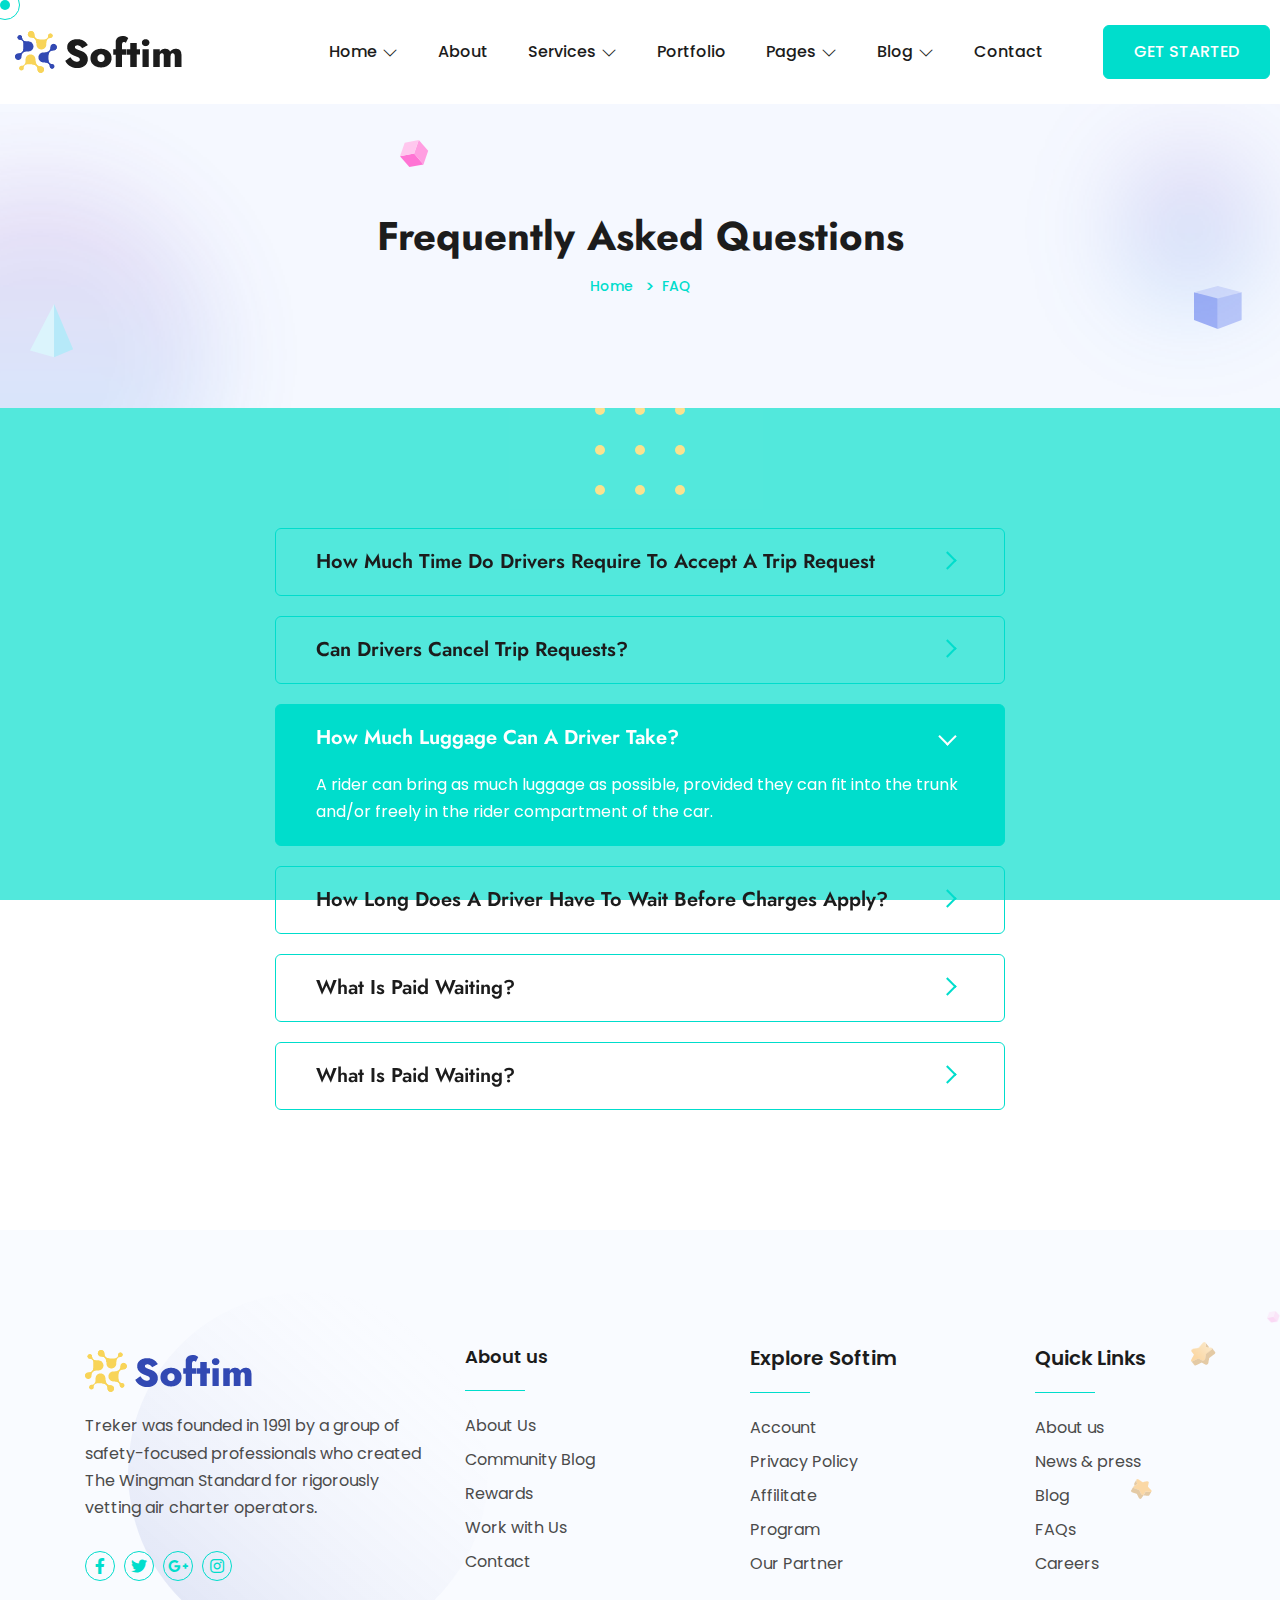
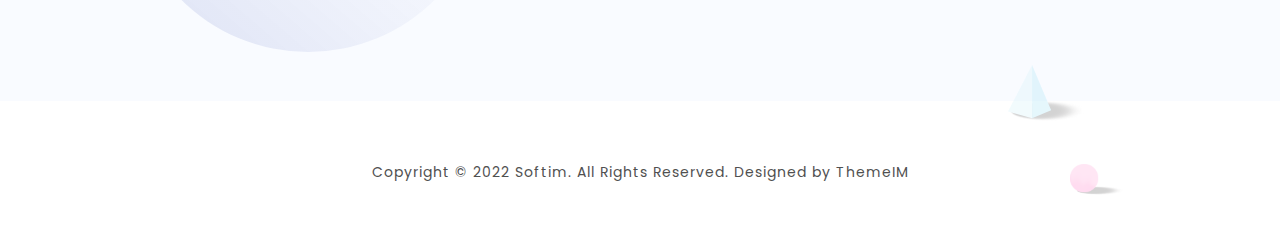
<file: faq.html>
<!DOCTYPE html>
<html lang="en">
<head>
    <meta charset="UTF-8">
    <meta name="viewport" content="width=device-width, initial-scale=1.0">
    <meta http-equiv="X-UA-Compatible" content="ie=edge">
    <title>FAQ - MoWay</title>
    <link rel="preconnect" href="https://fonts.googleapis.com">
    <link rel="preconnect" href="https://fonts.gstatic.com" crossorigin>
    <link href="https://fonts.googleapis.com/css2?family=Jost:ital,wght@0,100;0,200;0,300;0,400;0,500;0,600;0,700;0,800;0,900;1,100;1,200;1,300;1,400;1,500;1,600;1,700;1,800;1,900&family=Poppins:ital,wght@0,100;0,200;0,300;0,400;0,500;0,600;0,700;0,800;0,900;1,100;1,200;1,300;1,400;1,500;1,600;1,700;1,800;1,900&display=swap" rel="stylesheet">
    <!-- fontawesome css link -->
    <link rel="stylesheet" href="assets/css/fontawesome-all.min.css">
    <!-- bootstrap css link -->
    <link rel="stylesheet" href="assets/css/bootstrap.min.css">
    <!-- favicon -->
    <link rel="shortcut icon" href="assets/images/logo-variation-2.png" type="image/x-icon">
    <!-- swipper css link -->
    <link rel="stylesheet" href="assets/css/swiper.min.css">
    <!-- lightcase css links -->
    <link rel="stylesheet" href="assets/css/lightcase.css">
    <!-- odometer css link -->
    <link rel="stylesheet" href="assets/css/odometer.css">
    <!-- line-awesome-icon css -->
    <link rel="stylesheet" href="assets/css/icomoon.css">
    <!-- line-awesome-icon css -->
    <link rel="stylesheet" href="assets/css/line-awesome.min.css">
    <!-- animate.css -->
    <link rel="stylesheet" href="assets/css/animate.css">
    <!-- aos.css -->
    <link rel="stylesheet" href="assets/css/aos.css">
    <!-- nice select css -->
    <link rel="stylesheet" href="assets/css/nice-select.css">
    <!-- main style css link -->
    <link rel="stylesheet" href="assets/css/style.css">
</head>
<body>



<!--~~~~~~~~~~~~~~~~~~~~~~~~~~~~~~~~~~~~~~~
    Start Preloader
~~~~~~~~~~~~~~~~~~~~~~~~~~~~~~~~~~~~~~~~-->
<div class="preloader">
    <div class="drawing" id="loading">
        <div class="loading-dot"></div>
    </div>
</div>
<!--~~~~~~~~~~~~~~~~~~~~~~~~~~~~~~~~~~~~~~~
    End Preloader
~~~~~~~~~~~~~~~~~~~~~~~~~~~~~~~~~~~~~~~~-->


<div class="cursor"></div>
<div class="cursor-follower"></div>


<!--~~~~~~~~~~~~~~~~~~~~~~~~~~~~~~~~~~~~~~~
    Start Header
~~~~~~~~~~~~~~~~~~~~~~~~~~~~~~~~~~~~~~~~-->
<header class="header-section three">
    <div class="header">
        <div class="header-bottom-area">
            <div class="container custom-container">
                <div class="header-menu-content">
                    <nav class="navbar navbar-expand-xl p-0">
                        <a class="site-logo site-title" href="index.html"><img src="assets/images/logo-three.png" alt="site-logo"></a>
                        <button class="navbar-toggler d-block d-xl-none ml-auto" type="button" data-toggle="collapse" data-target="#navbarSupportedContent"
                            aria-controls="navbarSupportedContent" aria-expanded="false" aria-label="Toggle navigation">
                            <span class="toggle-bar"></span>
                        </button>
                        <div class="collapse navbar-collapse justify-content-end" id="navbarSupportedContent">
                            <ul class="navbar-nav main-menu">
                                <li class="menu_has_children">
                                    <a href="#0">Home <i class="las la-angle-down"></i></a>
                                    <ul class="sub-menu">
                                        <li><a href="index.html">Home One</a></li>
                                        <li><a href="index-two.html">Home Two</a></li>
                                        <li><a href="index-three.html">Home Three</a></li>
                                        <li><a href="index-four.html">Home Four</a></li>
                                        <li><a href="index-five.html">Home Five</a></li>
                                    </ul>
                                </li>
                                <li><a href="about.html">About</a></li>
                                <li class="menu_has_children">
                                    <a href="#0">Services <i class="las la-angle-down"></i></a>
                                    <ul class="sub-menu">
                                        <li><a href="service.html">Service One</a></li>
                                        <li><a href="service-two.html">Service Two</a></li>
                                        <li><a href="service-details.html">Service Details</a></li>
                                        <li><a href="service-details-two.html">Service Details Two</a></li>
                                    </ul>
                                </li>
                                <li><a href="portfolio.html">Portfolio</a></li>
                                <li class="menu_has_children">
                                    <a href="#0">Pages <i class="las la-angle-down"></i></a>
                                    <ul class="sub-menu">
                                        <li><a href="project.html">Project</a></li>
                                        <li><a href="project-details.html">Project Details</a></li>
                                        <li><a href="product.html">Product</a></li>
                                        <li><a href="product-details.html">Product Details</a></li>
                                        <li><a href="cart.html">Cart</a></li>
                                        <li><a href="team.html">Team</a></li>
                                        <li><a href="team-details.html">Team Details</a></li>
                                        <li><a href="plan.html">Pricing Plan</a></li>
                                        <li><a href="faq.html">FAQ</a></li>
                                    </ul>
                                </li>
                                <li class="menu_has_children">
                                    <a href="#0">Blog <i class="las la-angle-down"></i></a>
                                    <ul class="sub-menu">
                                        <li><a href="blog.html">Blog</a></li>
                                        <li><a href="blog-classic.html">Blog Classic</a></li>
                                        <li><a href="blog-details.html">Blog Details</a></li>
                                    </ul>
                                </li>
                                <li><a href="contact.html">Contact</a></li>
                            </ul>
                            <div class="header-right">
                                <div class="header-action-area">
                                    <div class="header-action">
                                        <a href="contact.html" class="btn--base">GET STARTED</a>
                                    </div>
                                </div>
                            </div>
                        </div>
                    </nav>
                </div>
            </div>
        </div>
    </div>
</header>
<!--~~~~~~~~~~~~~~~~~~~~~~~~~~~~~~~~~~~~~~~
    End Header
~~~~~~~~~~~~~~~~~~~~~~~~~~~~~~~~~~~~~~~~-->


<!--~~~~~~~~~~~~~~~~~~~~~~~~~~~~~~~~~~~~~~~
    Start Banner
~~~~~~~~~~~~~~~~~~~~~~~~~~~~~~~~~~~~~~~~-->
<section class="banner-section two inner">
    <div class="banner-element-four two">
        <img src="assets/images/element/element-5.png" alt="element">
    </div>
    <div class="banner-element-five two">
        <img src="assets/images/element/element-7.png" alt="element">
    </div>
    <div class="banner-element-nineteen two">
        <img src="assets/images/element/element-6.png" alt="element">
    </div>
    <div class="banner-element-twenty-two two">
        <img src="assets/images/element/element-69.png" alt="element">
    </div>
    <div class="banner-element-twenty-three two">
        <img src="assets/images/element/element-70.png" alt="element">
    </div>
    <div class="container">
        <div class="row justify-content-center align-items-center mb-30-none">
            <div class="col-xl-12 mb-30">
                <div class="banner-content two">
                   <div class="banner-content-header">
                        <h2 class="title">Frequently Asked Questions</h2>
                        <div class="breadcrumb-area">
                            <nav aria-label="breadcrumb">
                                <ol class="breadcrumb">
                                <li class="breadcrumb-item"><a href="index.html">Home</a></li>
                                <li class="breadcrumb-item active" aria-current="page">FAQ</li>
                                </ol>
                            </nav>
                        </div>
                   </div>
                </div>
            </div>
        </div>
    </div>
</section>
<!--~~~~~~~~~~~~~~~~~~~~~~~~~~~~~~~~~~~~~~~
    End Banner
~~~~~~~~~~~~~~~~~~~~~~~~~~~~~~~~~~~~~~~~-->


<!--~~~~~~~~~~~~~~~~~~~~~~~~~~~~~~~~~~~~~~~
    Start Scroll-To-Top
~~~~~~~~~~~~~~~~~~~~~~~~~~~~~~~~~~~~~~~~-->
<a href="#" class="scrollToTop"><i class="las la-angle-double-up"></i></a>
<!--~~~~~~~~~~~~~~~~~~~~~~~~~~~~~~~~~~~~~~~
    End Scroll-To-Top
~~~~~~~~~~~~~~~~~~~~~~~~~~~~~~~~~~~~~~~~-->


<!--~~~~~~~~~~~~~~~~~~~~~~~~~~~~~~~~~~~~~~~
    Start Faq
~~~~~~~~~~~~~~~~~~~~~~~~~~~~~~~~~~~~~~~~-->
<section class="faq-section ptb-120">
    <div class="container">
        <div class="row justify-content-center">
            <div class="col-xl-8 col-lg-12">
                <div class="faq-wrapper">
                    <div class="faq-item">
                        <h3 class="faq-title"><span class="title">How much time do drivers require to accept a trip request</span><span class="right-icon"></span></h3>
                        <div class="faq-content">
                            <p>Drivers do not need more than 30 seconds to accept a ride request.</p>
                            <!-- <div class="faq-inner-thumb-area">
                                <div class="faq-inner-thumb">
                                    <img src="assets/images/faq.png" alt="faq">
                                </div>
                            </div> -->
                        </div>
                    </div>
                    <div class="faq-item">
                        <h3 class="faq-title"><span class="title">Can drivers cancel trip requests?</span><span class="right-icon"></span></h3>
                        <div class="faq-content">
                            <p>Yes, drivers can cancel requests but this is not advisable as it could after their ratings.</p>
                            <!-- <div class="faq-inner-thumb-area">
                                <div class="faq-inner-thumb">
                                    <img src="assets/images/faq.png" alt="faq">
                                </div>
                            </div> -->
                        </div>
                    </div>
                    <div class="faq-item active open">
                        <h3 class="faq-title"><span class="title">How much luggage can a driver take?</span><span class="right-icon"></span></h3>
                        <div class="faq-content">
                            <p>A rider can bring as much luggage as possible, provided they can fit into the trunk and/or freely in the rider compartment of the car.</p>
                            <!-- <div class="faq-inner-thumb-area">
                                <div class="faq-inner-thumb">
                                    <img src="assets/images/faq.png" alt="faq">
                                </div>
                            </div> -->
                        </div>
                    </div>
                    <div class="faq-item">
                        <h3 class="faq-title"><span class="title">How long does a driver have to wait before charges apply?</span><span class="right-icon"></span></h3>
                        <div class="faq-content">
                            <p>Waiting time charge is activated after the driver has arrived a pickup location for 5 minutes. The wait-time charge is on a per minute basis of NGN15.</p>
                            <!-- <div class="faq-inner-thumb-area">
                                <div class="faq-inner-thumb">
                                    <img src="assets/images/faq.png" alt="faq">
                                </div>
                            </div> -->
                        </div>
                    </div>
                    <div class="faq-item">
                        <h3 class="faq-title"><span class="title">What is paid waiting?</span><span class="right-icon"></span></h3>
                        <div class="faq-content">
                            <p>It is the compensation drivers get for time spent waiting for riders either at a pickup location or in between an active ride. It takes 5 minutes to activate the paid waiting.</p>
                           <!--  <div class="faq-inner-thumb-area">
                                <div class="faq-inner-thumb">
                                    <img src="assets/images/faq.png" alt="faq">
                                </div>
                            </div> -->
                        </div>
                    </div>
                    <div class="faq-item">
                        <h3 class="faq-title"><span class="title">What is paid waiting?</span><span class="right-icon"></span></h3>
                        <div class="faq-content">
                            <p>It is the compensation drivers get for time spent waiting for riders either at a pickup location or in between an active ride. It takes 5 minutes to activate the paid waiting.</p>
                           <!--  <div class="faq-inner-thumb-area">
                                <div class="faq-inner-thumb">
                                    <img src="assets/images/faq.png" alt="faq">
                                </div>
                            </div> -->
                        </div>
                    </div>
                </div>
            </div>
        </div>
    </div>
</section>
<!--~~~~~~~~~~~~~~~~~~~~~~~~~~~~~~~~~~~~~~~
    End Faq
~~~~~~~~~~~~~~~~~~~~~~~~~~~~~~~~~~~~~~~~-->




<!--~~~~~~~~~~~~~~~~~~~~~~~~~~~~~~~~~~~~~~~
    Start Footer
~~~~~~~~~~~~~~~~~~~~~~~~~~~~~~~~~~~~~~~~-->
<footer class="footer-section pt-120">
    <div class="footer-element-one">
        <img src="assets/images/element/element-48.png" alt="element">
    </div>
    <div class="footer-element-two">
        <img src="assets/images/element/element-39.png" alt="element">
    </div>
    <div class="footer-element-three">
        <img src="assets/images/element/element-40.png" alt="element">
    </div>
    <div class="footer-element-four">
        <img src="assets/images/element/element-7.png" alt="element">
    </div>
    <div class="footer-element-five">
        <img src="assets/images/element/element-41.png" alt="element">
    </div>
    <div class="footer-element-six">
        <img src="assets/images/element/element-42.png" alt="element">
    </div>
    <div class="footer-element-seven">
        <img src="assets/images/element/element-39.png" alt="element">
    </div>
    <div class="container">
        <div class="row mb-30-none">
            <div class="col-xl-4 col-lg-4 col-md-6 mb-30">
                <div class="footer-widget">
                    <div class="footer-logo">
                        <a class="site-logo site-title" href="index.html"><img src="assets/images/logo-two.png" alt="site-logo"></a>
                    </div>
                    <p>Treker was founded in 1991 by a group of safety-focused professionals who created The Wingman Standard for rigorously vetting air charter operators.</p>
                    <ul class="footer-social">
                        <li><a href="#0"><i class="fab fa-facebook-f"></i></a></li>
                        <li><a href="#0"><i class="fab fa-twitter"></i></a></li>
                        <li><a href="#0"><i class="fab fa-google-plus-g"></i></a></li>
                        <li><a href="#0"><i class="fab fa-instagram"></i></a></li>
                    </ul>
                </div>
            </div>
            <div class="col-xl-3 col-lg-3 col-md-6 mb-30">
                <div class="footer-widget">
                    <h5 class="title">About us</h5>
                    <ul class="footer-list">
                        <li><a href="#0">About Us</a></li>
                        <li><a href="#0">Community Blog</a></li>
                        <li><a href="#0">Rewards</a></li>
                        <li><a href="#0">Work with Us</a></li>
                        <li><a href="#0">Contact</a></li>
                    </ul>
                </div>
            </div>
            <div class="col-xl-3 col-lg-3 col-md-6 mb-30">
                <div class="footer-widget">
                    <h4 class="title">Explore Softim</h4>
                    <ul class="footer-list">
                        <li><a href="#0">Account</a></li>
                        <li><a href="#0">Privacy Policy</a></li>
                        <li><a href="#0">Affilitate</a></li>
                        <li><a href="#0">Program</a></li>
                        <li><a href="#0">Our Partner</a></li>
                    </ul>
                </div>
            </div>
            <div class="col-xl-2 col-lg-2 col-md-6 mb-30">
                <div class="footer-widget">
                    <h4 class="title">Quick Links</h4>
                    <ul class="footer-list">
                        <li><a href="#0">About us</a></li>
                        <li><a href="#0">News & press</a></li>
                        <li><a href="#0">Blog</a></li>
                        <li><a href="#0">FAQs</a></li>
                        <li><a href="#0">Careers</a></li>
                    </ul>
                </div>
            </div>
        </div>
    </div>
    <div class="copyright-wrapper">
        <div class="container">
            <div class="row justify-content-center">
                <div class="col-xl-12 text-center">
                    <div class="copyright-area">
                        <p>Copyright © 2022 <a href="index.html">Softim</a>. All Rights Reserved. Designed by ThemeIM</p>
                    </div>
                </div>
            </div>
        </div>
    </div>
</footer>
<!--~~~~~~~~~~~~~~~~~~~~~~~~~~~~~~~~~~~~~~~
    End Footer
~~~~~~~~~~~~~~~~~~~~~~~~~~~~~~~~~~~~~~~~-->




<!-- jquery -->
<script src="assets/js/jquery-3.6.0.min.js"></script>
<!-- bootstrap js -->
<script src="assets/js/bootstrap.min.js"></script>
<!-- swipper js -->
<script src="assets/js/swiper.min.js"></script>
<!-- lightcase js-->
<script src="assets/js/lightcase.js"></script>
<!-- odometer js -->
<script src="assets/js/odometer.min.js"></script>
<!-- viewport js -->
<script src="assets/js/viewport.jquery.js"></script>
<!-- aos js file -->
<script src="assets/js/aos.js"></script>
<!-- nice select js -->
<script src="assets/js/jquery.nice-select.js"></script>
<!-- isotope js -->
<script src="assets/js/isotope.pkgd.min.js"></script>
<!-- tweenMax js -->
<script src="assets/js/TweenMax.min.js"></script>
<!-- main -->
<script src="assets/js/main.js"></script>


</body>
</html>
</file>
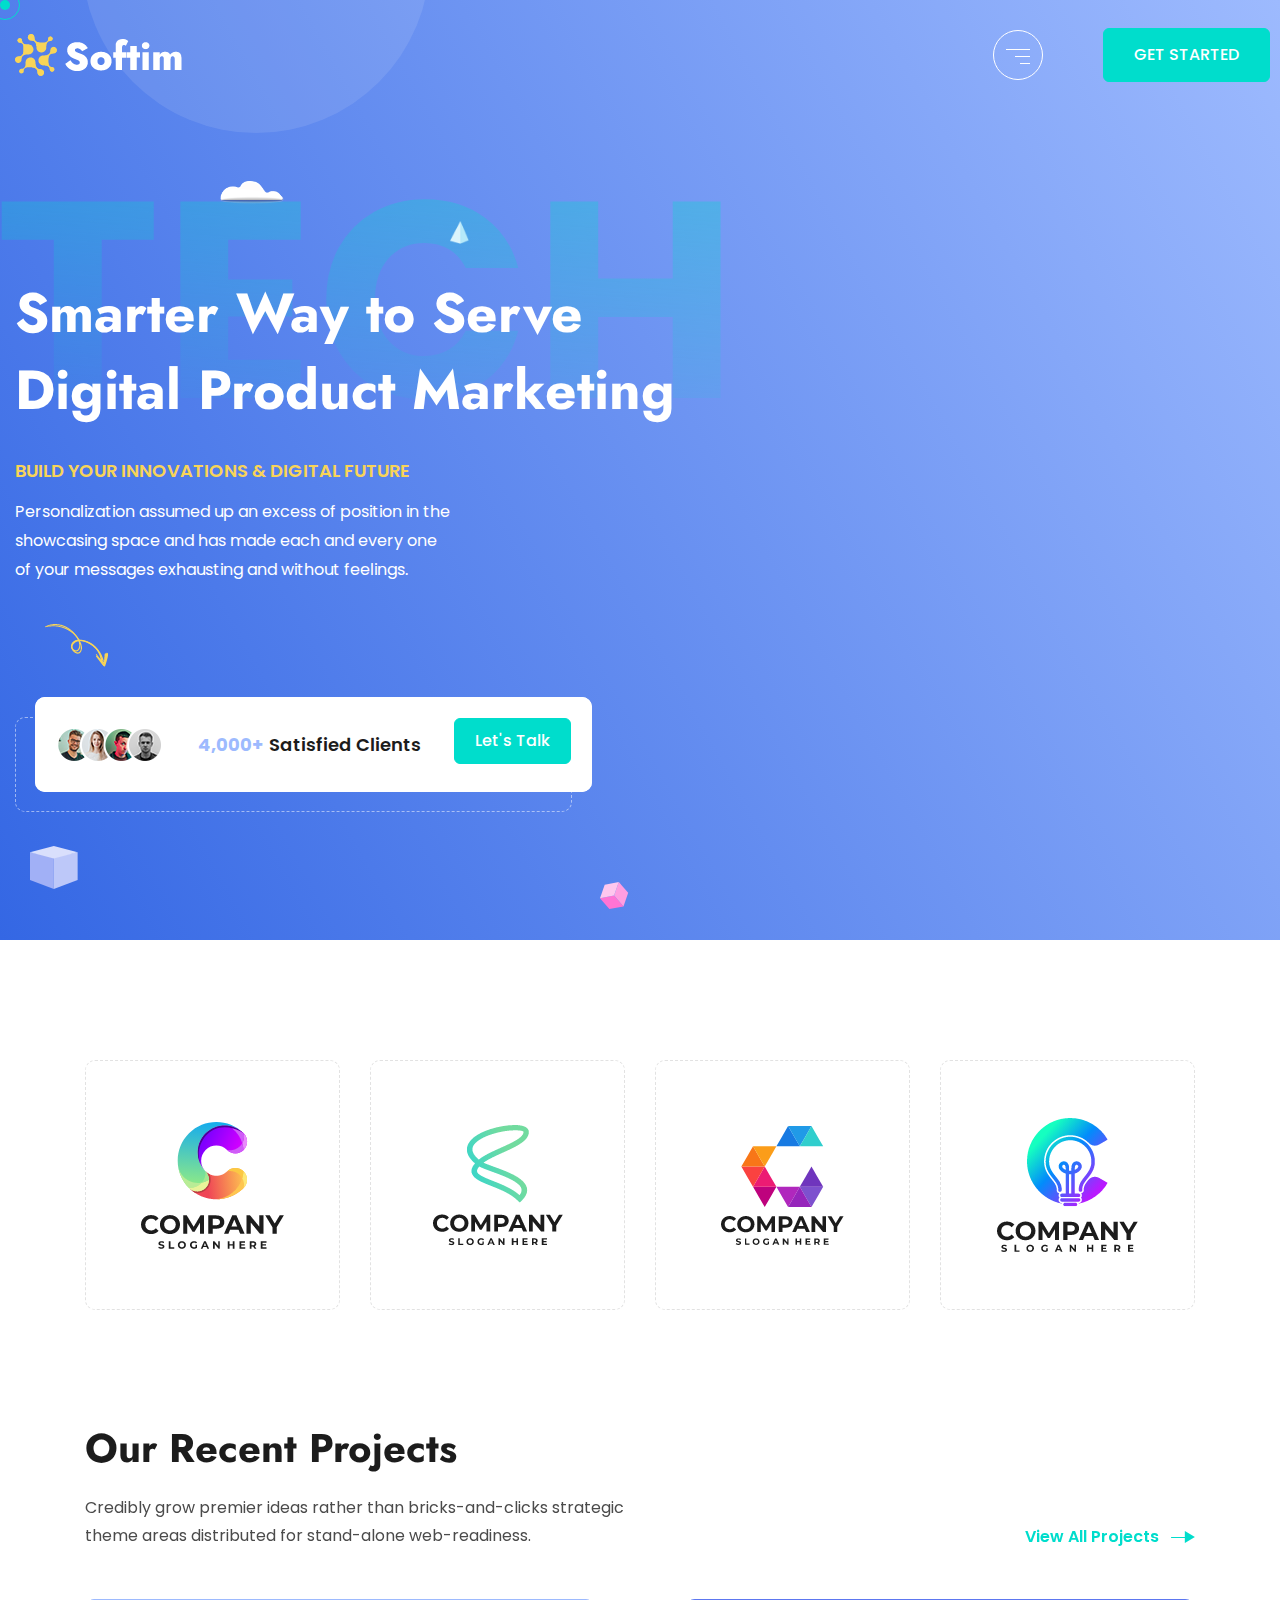
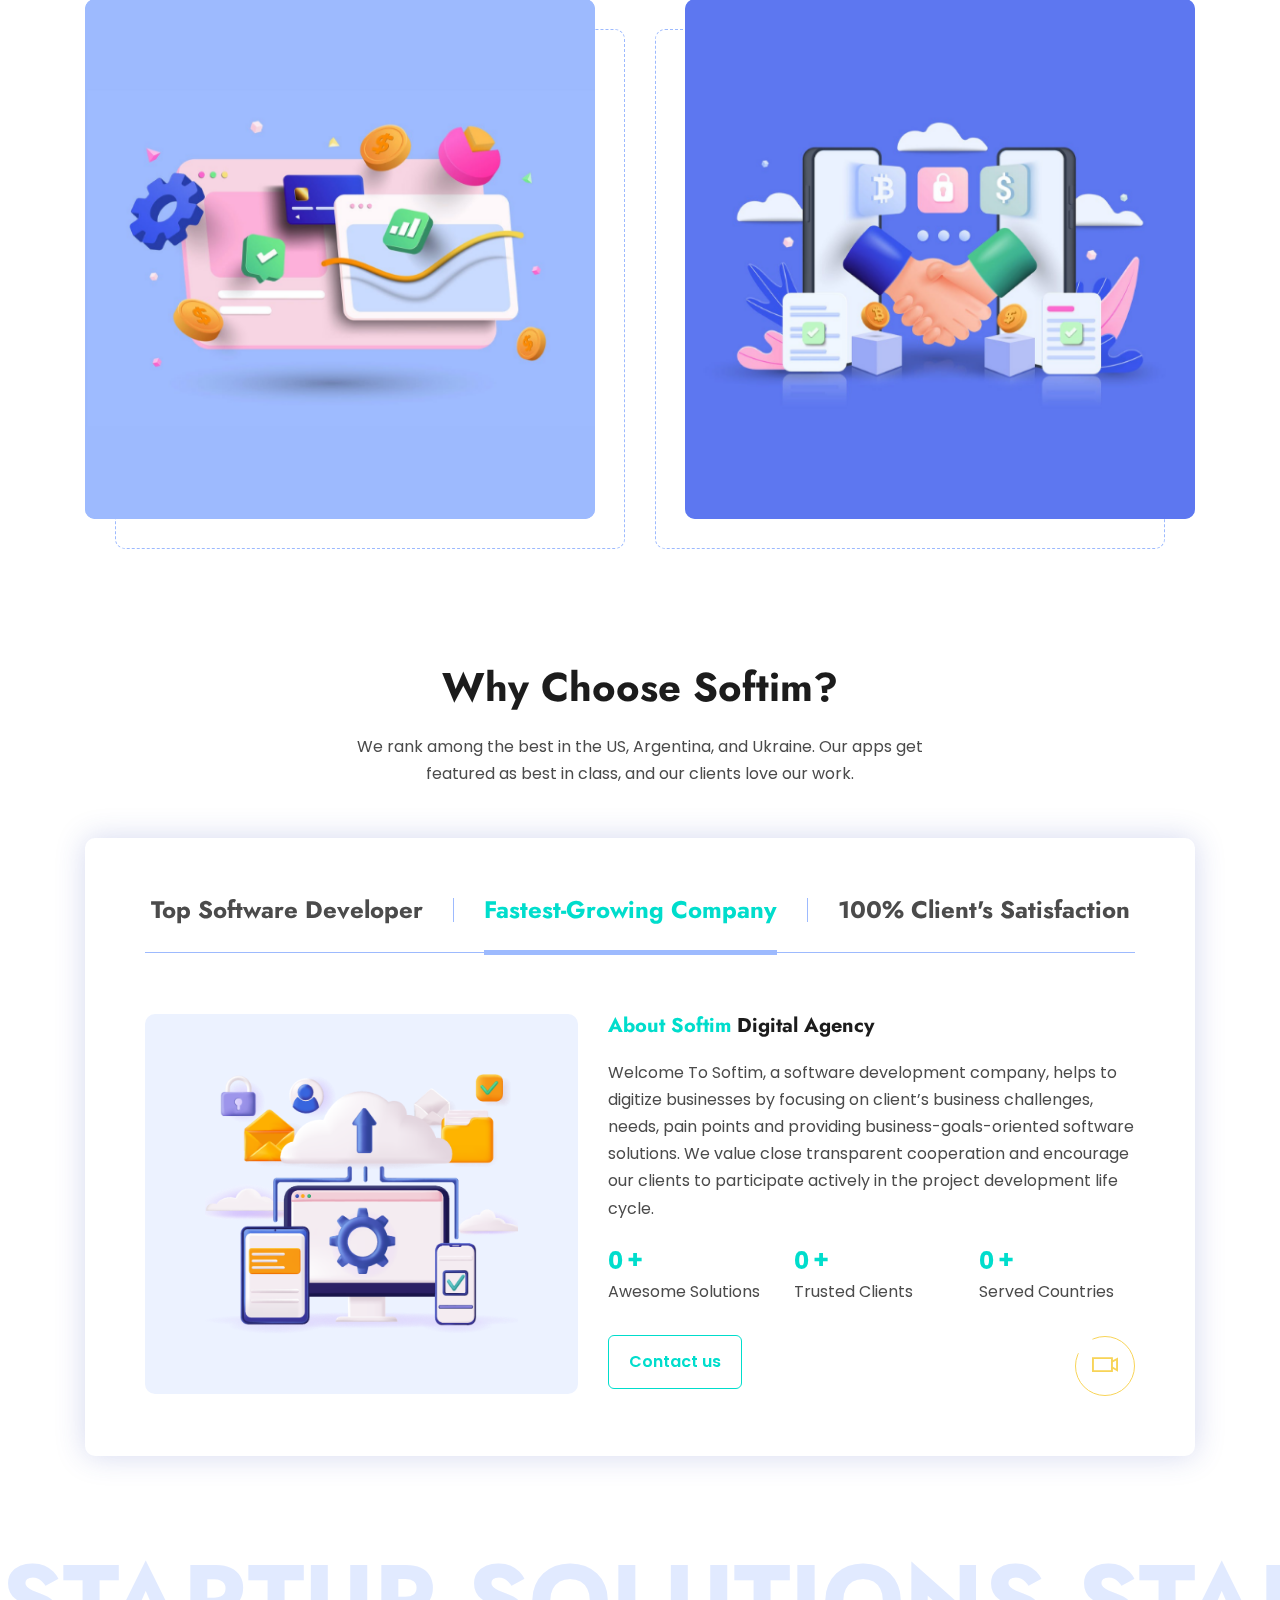
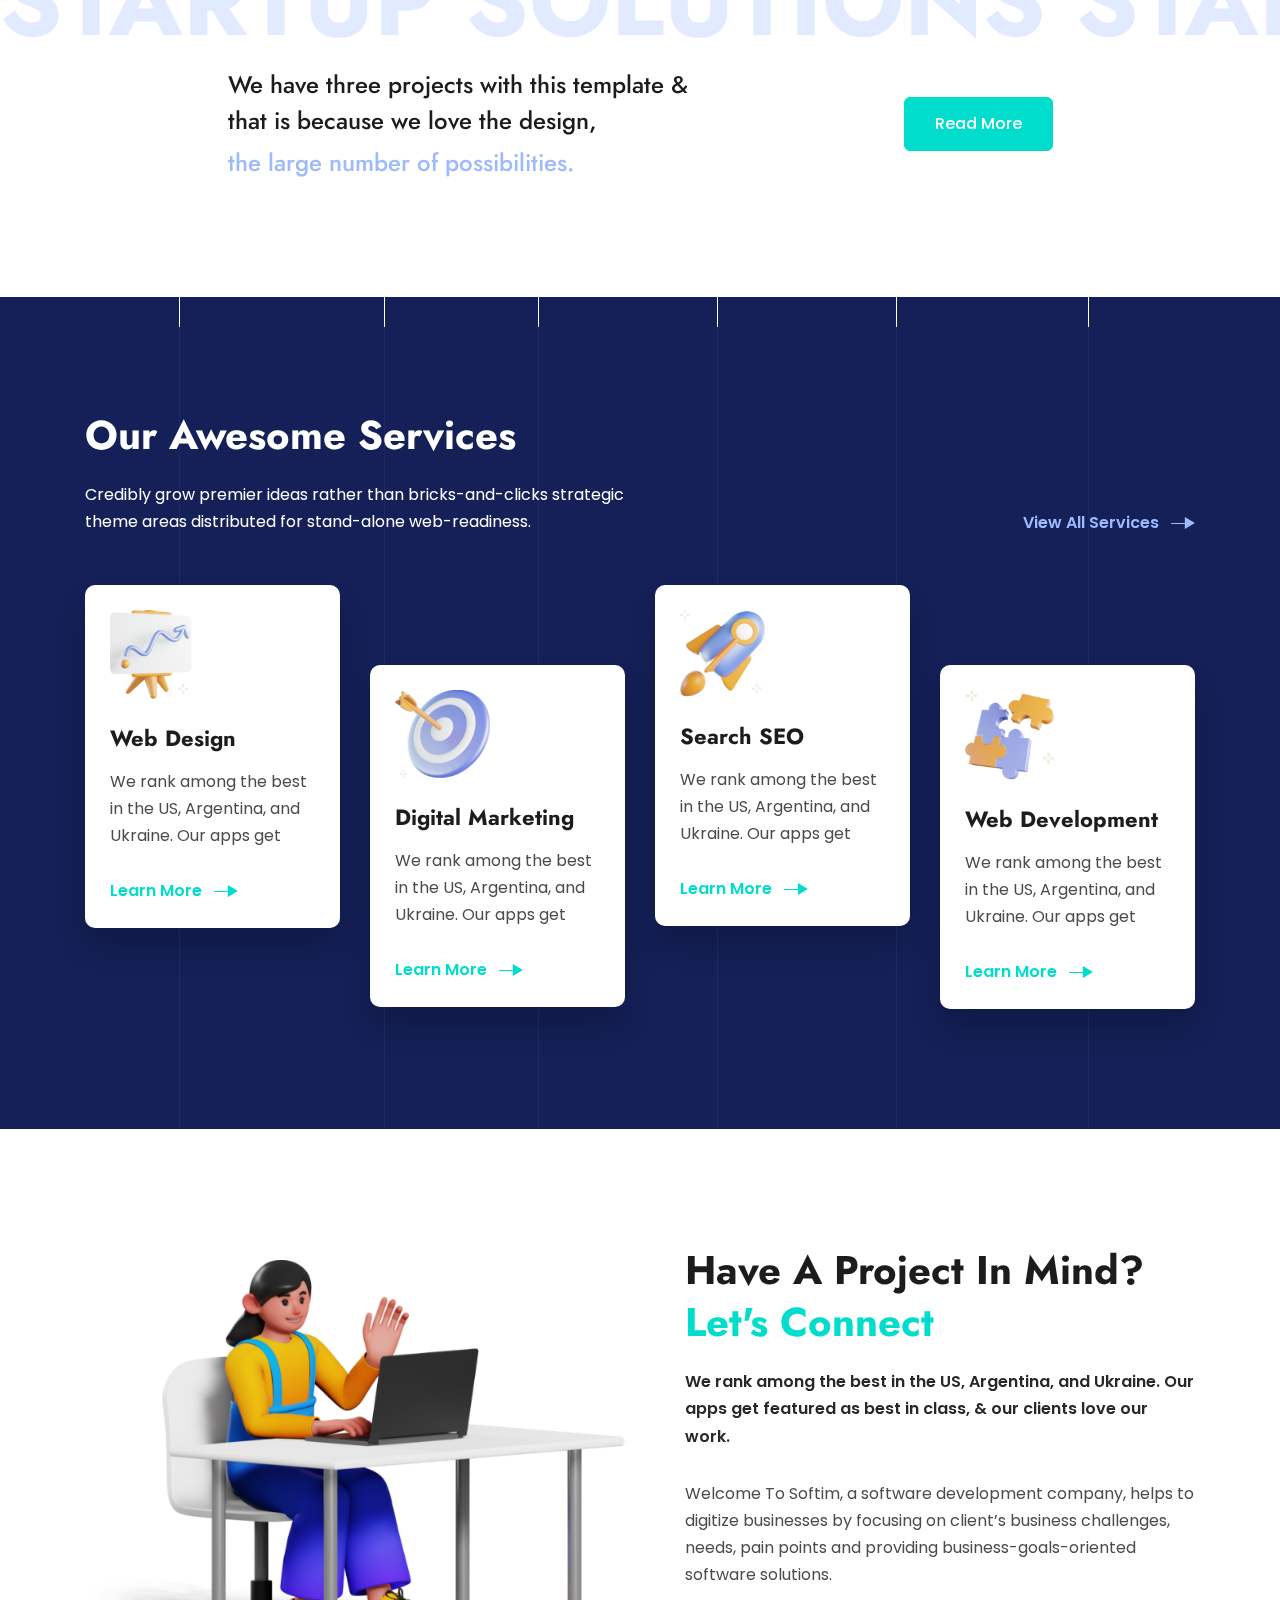
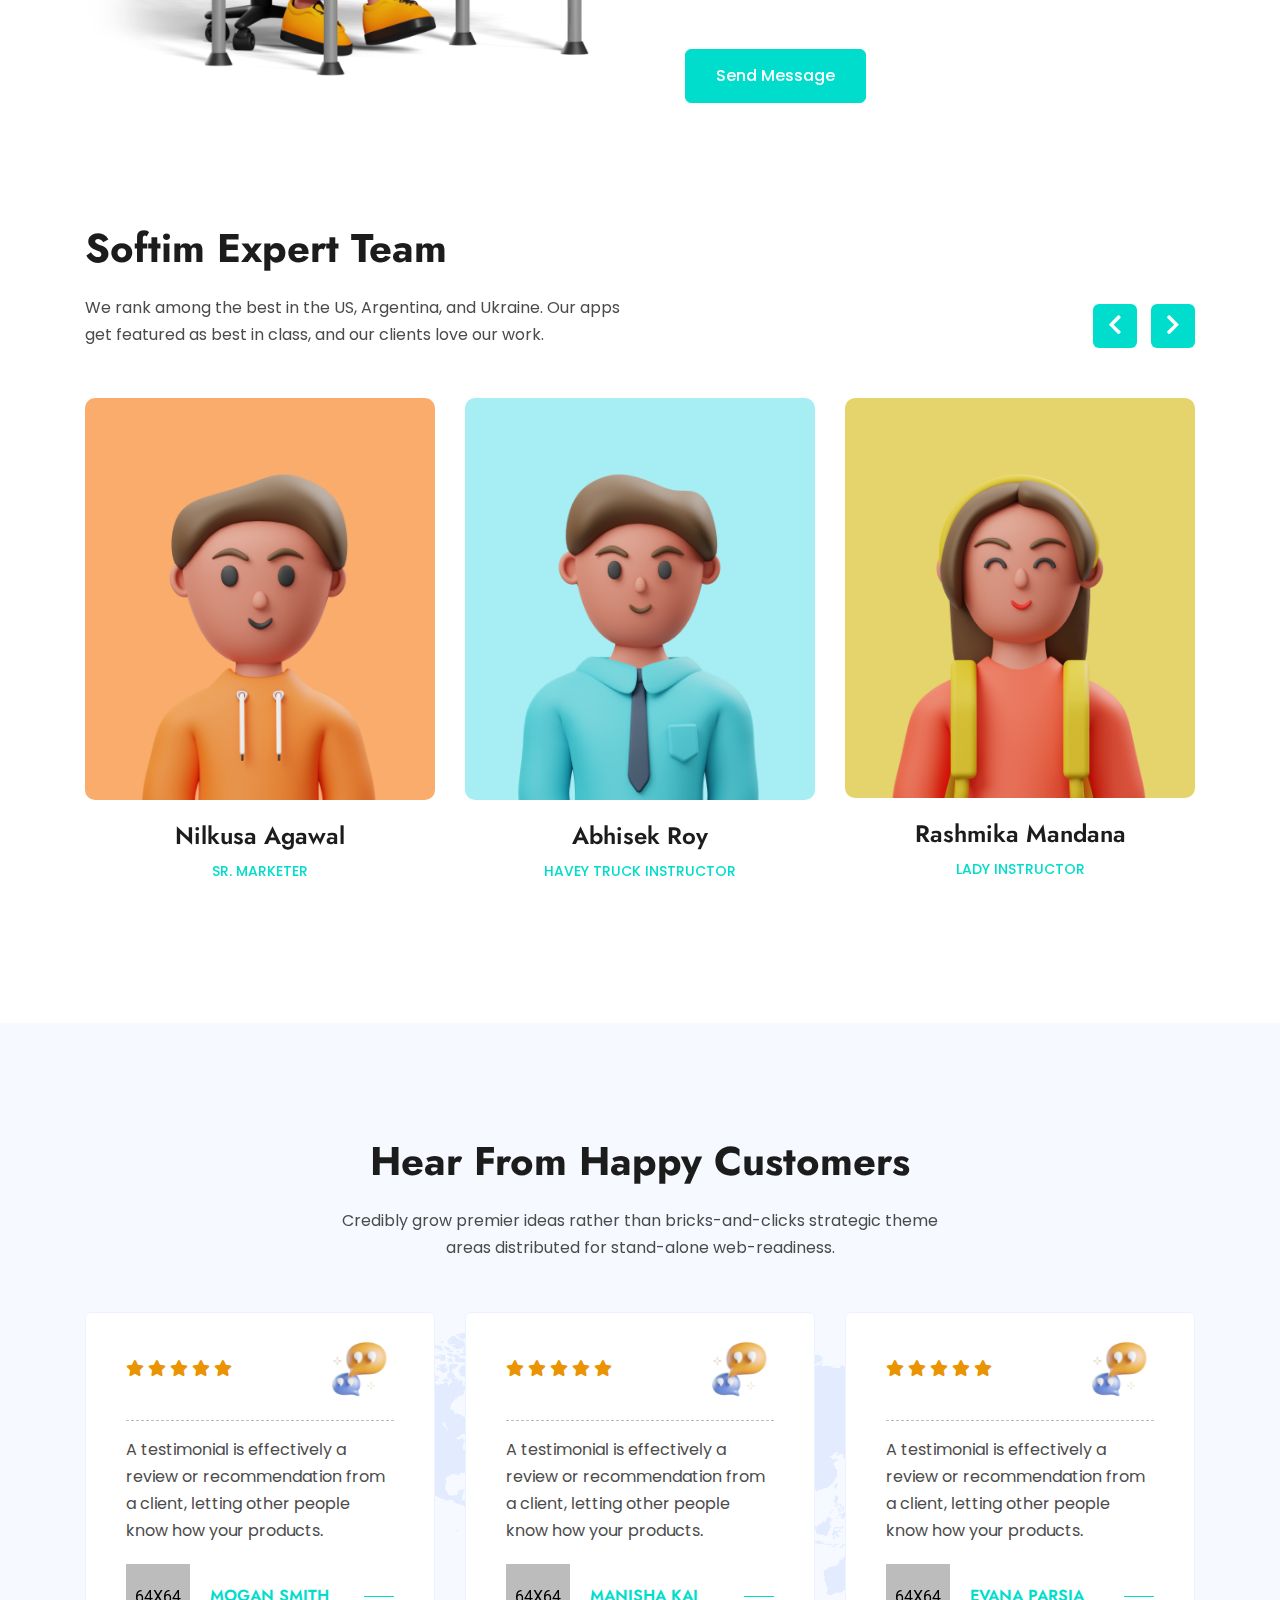
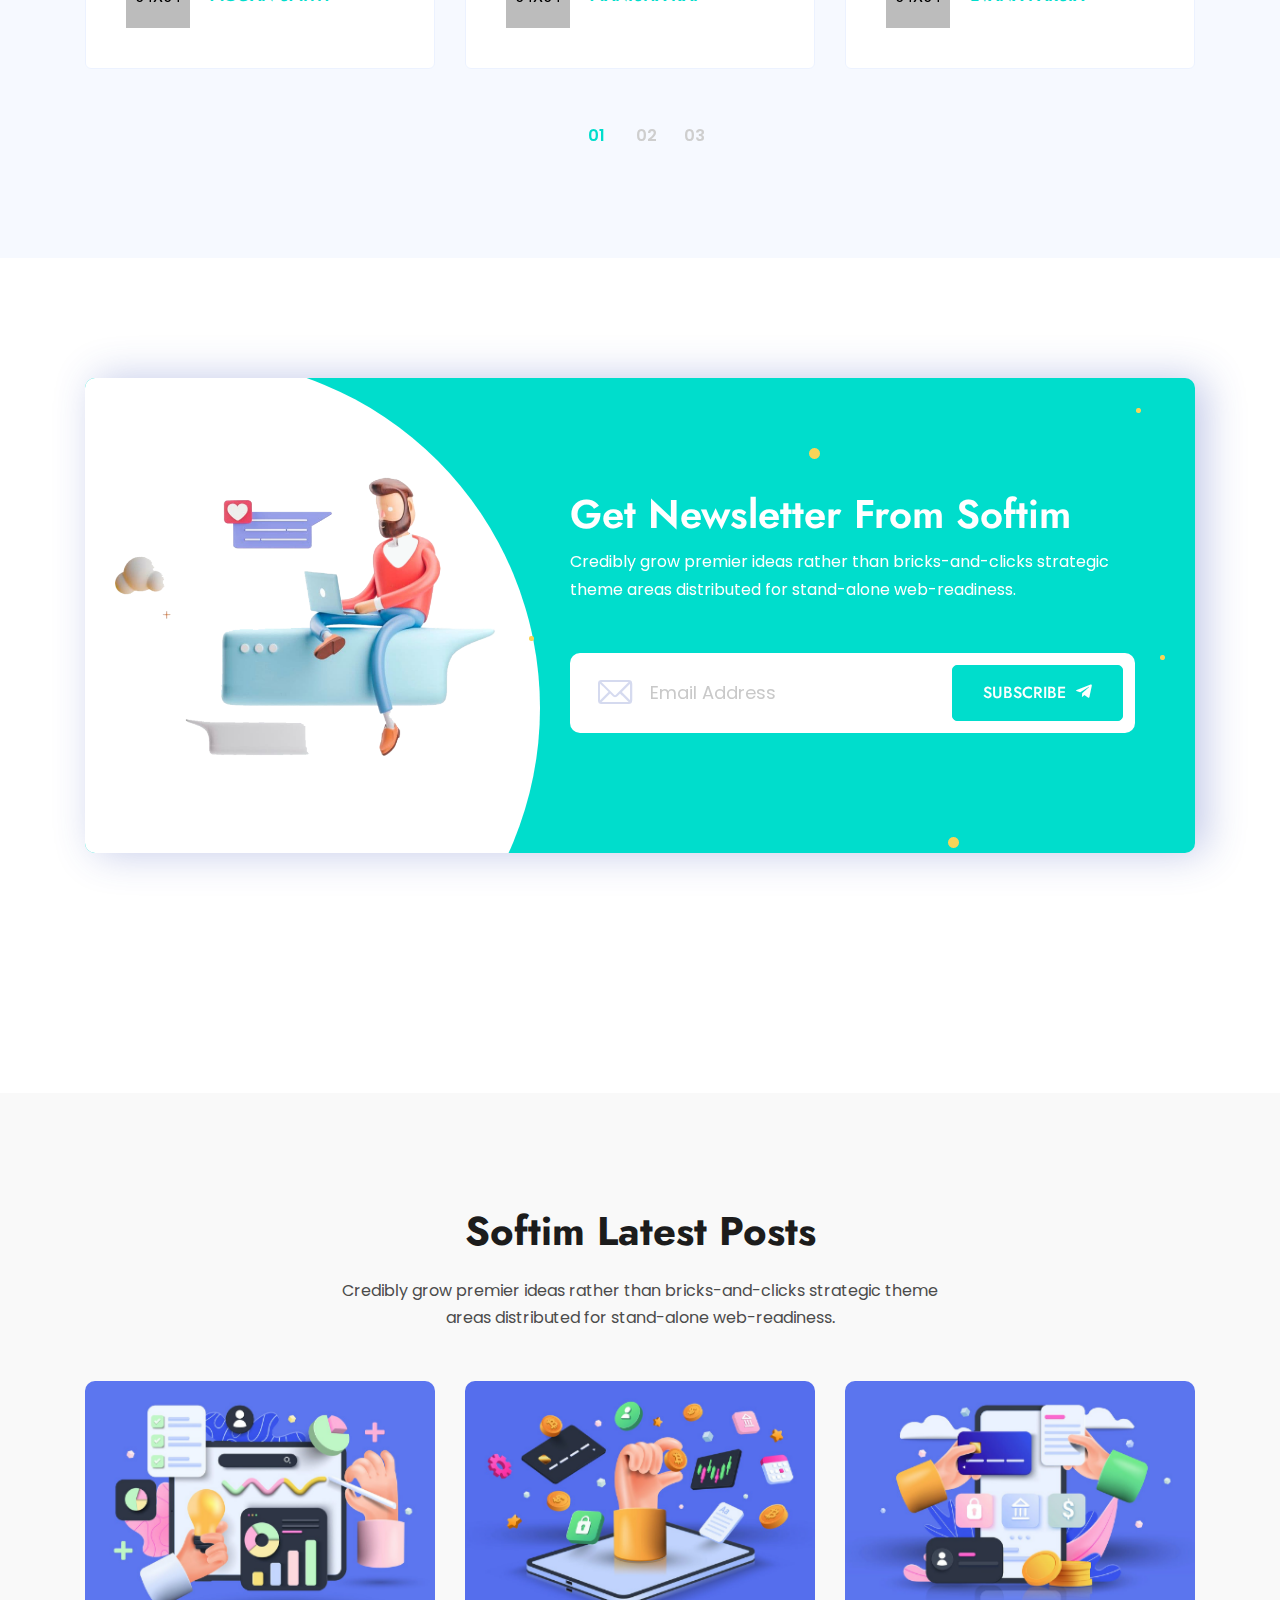
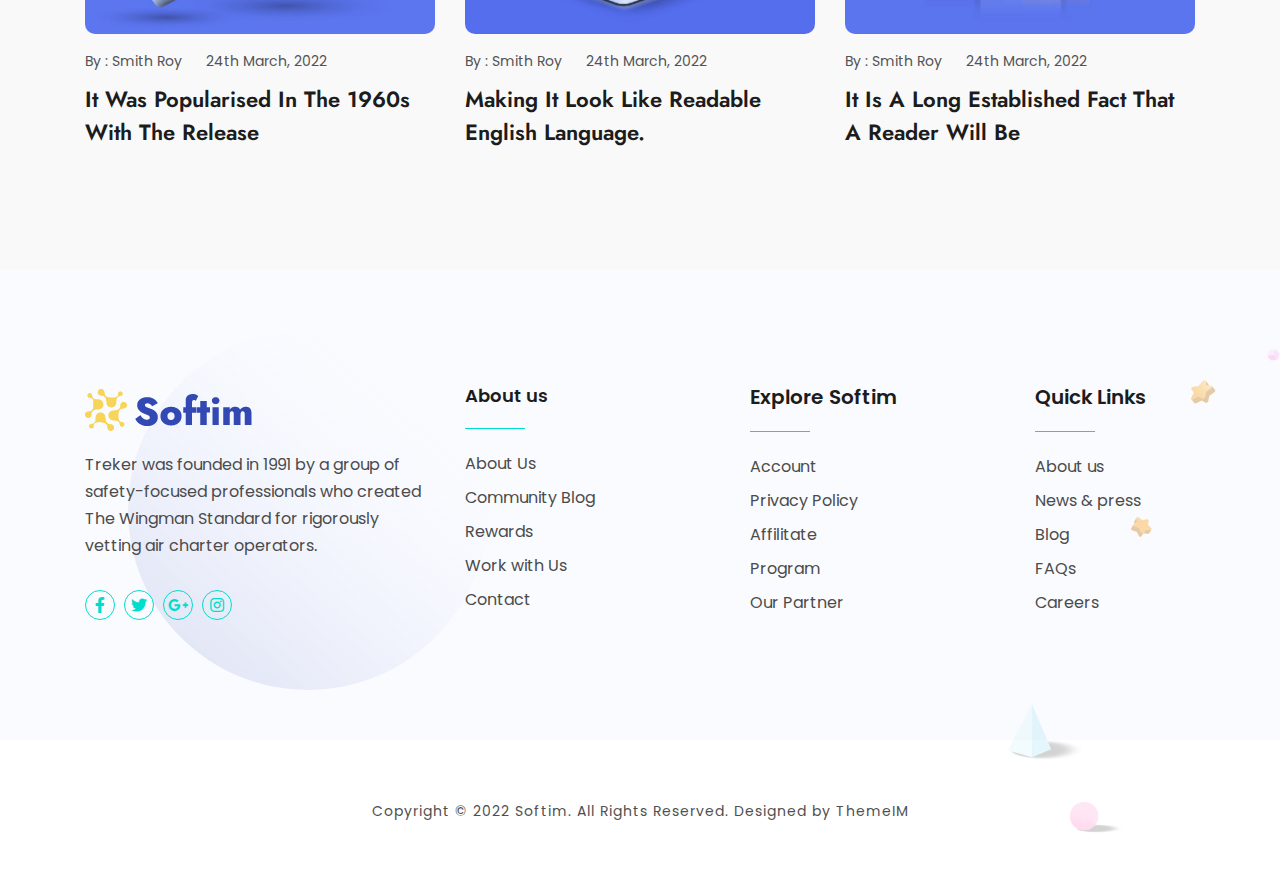
<file: index-five.html>
<!DOCTYPE html>
<html lang="en">
<head>
    <meta charset="UTF-8">
    <meta name="viewport" content="width=device-width, initial-scale=1.0">
    <meta http-equiv="X-UA-Compatible" content="ie=edge">
    <title>Softim - It Solution Html Template</title>
    <link rel="preconnect" href="https://fonts.googleapis.com">
    <link rel="preconnect" href="https://fonts.gstatic.com" crossorigin>
    <link href="https://fonts.googleapis.com/css2?family=Jost:ital,wght@0,100;0,200;0,300;0,400;0,500;0,600;0,700;0,800;0,900;1,100;1,200;1,300;1,400;1,500;1,600;1,700;1,800;1,900&family=Poppins:ital,wght@0,100;0,200;0,300;0,400;0,500;0,600;0,700;0,800;0,900;1,100;1,200;1,300;1,400;1,500;1,600;1,700;1,800;1,900&display=swap" rel="stylesheet">
    <!-- fontawesome css link -->
    <link rel="stylesheet" href="assets/css/fontawesome-all.min.css">
    <!-- bootstrap css link -->
    <link rel="stylesheet" href="assets/css/bootstrap.min.css">
    <!-- favicon -->
    <link rel="shortcut icon" href="assets/images/fav.png" type="image/x-icon">
    <!-- swipper css link -->
    <link rel="stylesheet" href="assets/css/swiper.min.css">
    <!-- lightcase css links -->
    <link rel="stylesheet" href="assets/css/lightcase.css">
    <!-- odometer css link -->
    <link rel="stylesheet" href="assets/css/odometer.css">
    <!-- line-awesome-icon css -->
    <link rel="stylesheet" href="assets/css/icomoon.css">
    <!-- line-awesome-icon css -->
    <link rel="stylesheet" href="assets/css/line-awesome.min.css">
    <!-- animate.css -->
    <link rel="stylesheet" href="assets/css/animate.css">
    <!-- aos.css -->
    <link rel="stylesheet" href="assets/css/aos.css">
    <!-- nice select css -->
    <link rel="stylesheet" href="assets/css/nice-select.css">
    <!-- main style css link -->
    <link rel="stylesheet" href="assets/css/style.css">
</head>
<body>



<!--~~~~~~~~~~~~~~~~~~~~~~~~~~~~~~~~~~~~~~~
    Start Preloader
~~~~~~~~~~~~~~~~~~~~~~~~~~~~~~~~~~~~~~~~-->
<div class="preloader">
    <div class="drawing" id="loading">
        <div class="loading-dot"></div>
    </div>
</div>
<!--~~~~~~~~~~~~~~~~~~~~~~~~~~~~~~~~~~~~~~~
    End Preloader
~~~~~~~~~~~~~~~~~~~~~~~~~~~~~~~~~~~~~~~~-->


<div class="cursor"></div>
<div class="cursor-follower"></div>


<!--~~~~~~~~~~~~~~~~~~~~~~~~~~~~~~~~~~~~~~~
    Start Header
~~~~~~~~~~~~~~~~~~~~~~~~~~~~~~~~~~~~~~~~-->
<header class="header-section">
    <div class="header">
        <div class="header-bottom-area">
            <div class="container custom-container">
                <div class="header-menu-content">
                    <nav class="navbar navbar-expand-xl p-0">
                        <a class="site-logo site-title" href="index.html"><img src="assets/images/logo.png" alt="site-logo"></a>
                        <button class="navbar-toggler d-block d-xl-none ml-auto" type="button" data-toggle="collapse" data-target="#navbarSupportedContent"
                            aria-controls="navbarSupportedContent" aria-expanded="false" aria-label="Toggle navigation">
                            <span class="toggle-bar"></span>
                        </button>
                        <div class="collapse navbar-collapse justify-content-end" id="navbarSupportedContent">
                            <div class="header-right">
                                <div class="search-bar">
                                    <form class="header-search-form">
                                        <input type="search" name="keyword" id="header_search" placeholder="Search...">
                                        <button class="header-search-btn"><i class="las la-search"></i></button>
                                    </form>
                                </div>
                                <div class="header-links-area">
                                    <ul class="header-links">
                                        <li>
                                            <a href="mailto:">
                                                <div class="links-thumb">
                                                    <img src="assets/images/icon/icon-1.png" alt="icon">
                                                </div>
                                                <span>info@softim.com</span>
                                            </a>
                                        </li>
                                        <li>
                                            <a href="tel:+11256326501">
                                                <div class="links-thumb">
                                                    <img src="assets/images/icon/icon-2.png" alt="icon">
                                                </div>
                                                <span>+11 256 3265 01</span>
                                            </a>
                                        </li>
                                    </ul>
                                </div>
                                <button class="menu-toggler ml-auto">
                                    <span class="toggle-bar"></span>
                                </button>
                                <div class="menu-toggler-wrapper">
                                    <ul class="navbar-nav main-menu">
                                        <li class="menu_has_children">
                                            <a href="#0">Home <i class="las la-angle-down"></i></a>
                                            <ul class="sub-menu">
                                                <li><a href="index.html">Home One</a></li>
                                                <li><a href="index-two.html">Home Two</a></li>
                                                <li><a href="index-three.html">Home Three</a></li>
                                                <li><a href="index-four.html">Home Four</a></li>
                                                <li><a href="index-five.html">Home Five</a></li>
                                            </ul>
                                        </li>
                                        <li><a href="about.html">About</a></li>
                                        <li class="menu_has_children">
                                            <a href="#0">Services <i class="las la-angle-down"></i></a>
                                            <ul class="sub-menu">
                                                <li><a href="service.html">Service One</a></li>
                                                <li><a href="service-two.html">Service Two</a></li>
                                                <li><a href="service-details.html">Service Details</a></li>
                                                <li><a href="service-details-two.html">Service Details Two</a></li>
                                            </ul>
                                        </li>
                                        <li><a href="portfolio.html">Portfolio</a></li>
                                        <li class="menu_has_children">
                                            <a href="#0">Pages <i class="las la-angle-down"></i></a>
                                            <ul class="sub-menu">
                                                <li><a href="project.html">Project</a></li>
                                                <li><a href="project-details.html">Project Details</a></li>
                                                <li><a href="product.html">Product</a></li>
                                                <li><a href="product-details.html">Product Details</a></li>
                                                <li><a href="cart.html">Cart</a></li>
                                                <li><a href="team.html">Team</a></li>
                                                <li><a href="team-details.html">Team Details</a></li>
                                                <li><a href="plan.html">Pricing Plan</a></li>
                                                <li><a href="faq.html">FAQ</a></li>
                                            </ul>
                                        </li>
                                        <li class="menu_has_children">
                                            <a href="#0">Blog <i class="las la-angle-down"></i></a>
                                            <ul class="sub-menu">
                                                <li><a href="blog.html">Blog</a></li>
                                                <li><a href="blog-classic.html">Blog Classic</a></li>
                                                <li><a href="blog-details.html">Blog Details</a></li>
                                            </ul>
                                        </li>
                                        <li><a href="contact.html">Contact</a></li>
                                    </ul>
                                </div>
                                <div class="header-action-area">
                                    <div class="header-action">
                                        <a href="contact.html" class="btn--base">GET STARTED</a>
                                    </div>
                                </div>
                            </div>
                        </div>
                    </nav>
                </div>
            </div>
        </div>
    </div>
</header>
<!--~~~~~~~~~~~~~~~~~~~~~~~~~~~~~~~~~~~~~~~
    End Header
~~~~~~~~~~~~~~~~~~~~~~~~~~~~~~~~~~~~~~~~-->


<!--~~~~~~~~~~~~~~~~~~~~~~~~~~~~~~~~~~~~~~~
    Start Banner
~~~~~~~~~~~~~~~~~~~~~~~~~~~~~~~~~~~~~~~~-->
<section class="banner-section">
    <div class="banner-text">
        <span>TECH</span>
    </div>
    <div class="banner-element-one">
        <img src="assets/images/element/element-3.png" alt="element">
    </div>
    <div class="banner-element-two">
        <img src="assets/images/element/element-4.png" alt="element">
    </div>
    <div class="banner-element-three">
        <img src="assets/images/element/element-5.png" alt="element">
    </div>
    <div class="banner-element-four">
        <img src="assets/images/element/element-6.png" alt="element">
    </div>
    <div class="banner-element-five">
        <img src="assets/images/element/element-7.png" alt="element">
    </div>
    <div class="banner-group-shape">
        <div class="banner-group-element-one">
            <img src="assets/images/element/element-8.png" alt="element">
        </div>
        <div class="banner-group-element-two">
            <img src="assets/images/element/element-9.png" alt="element">
        </div>
        <div class="banner-group-element-three">
            <img src="assets/images/element/element-10.png" alt="element">
        </div>
        <div class="banner-group-element-four">
            <img src="assets/images/element/element-6.png" alt="element">
        </div>
        <div class="banner-group-element-five">
            <img src="assets/images/element/element-5.png" alt="element">
        </div>
        <div class="banner-group-element-six">
            <img src="assets/images/element/element-11.png" alt="element">
        </div>
        <div class="banner-group-element-seven">
            <img src="assets/images/element/element-12.png" alt="element">
        </div>
        <div class="banner-group-element-eight">
            <img src="assets/images/element/element-13.png" alt="element">
        </div>
        <div class="banner-group-element-nine">
            <img src="assets/images/element/element-14.png" alt="element">
        </div>
        <div class="banner-group-element-ten">
            <img src="assets/images/element/element-15.png" alt="element">
        </div>
        <div class="banner-group-element-eleven">
            <img src="assets/images/element/element-16.png" alt="element">
        </div>
        <div class="banner-group-element-twelve">
            <img src="assets/images/element/element-17.png" alt="element">
        </div>
        <div class="banner-group-element-thirteen">
            <img src="assets/images/element/element-18.png" alt="element">
        </div>
        <div class="banner-group-element-fourteen">
            <img src="assets/images/element/element-19.png" alt="element">
        </div>
        <div class="banner-group-element-fifteen">
            <img src="assets/images/element/element-20.png" alt="element">
        </div>
        <div class="banner-group-element-sixteen">
            <img src="assets/images/element/element-21.png" alt="element">
        </div>
        <div class="banner-group-element-seventeen">
            <img src="assets/images/element/element-22.png" alt="element">
        </div>
    </div>
    <div class="container custom-container">
        <div class="row align-items-end mb-30-none">
            <div class="col-xl-7 col-lg-7 mb-30">
                <div class="banner-content" data-aos="fade-right" data-aos-duration="1800">
                    <h1 class="title">Smarter Way to Serve Digital Product Marketing</h1>
                    <span class="sub-title">Build Your Innovations & Digital Future</span>
                    <p>Personalization assumed up an excess of position in the showcasing space and has made each and every one of your messages exhausting and without feelings.</p>
                    <div class="banner-arrow">
                        <img src="assets/images/element/element-1.png" alt="element">
                    </div>
                    <div class="banner-widget">
                        <div class="banner-widget-wrapper">
                            <div class="banner-widget-left">
                                <div class="banner-widget-thumb">
                                    <img src="assets/images/element/element-2.png" alt="element">
                                </div>
                            </div>
                            <div class="banner-widget-middle">
                                <div class="banner-widget-content">
                                    <p><span>4,000+</span> Satisfied Clients</p>
                                </div>
                            </div>
                            <div class="banner-widget-right">
                                <div class="banner-widget-btn">
                                    <a href="#0" class="btn--base">Let's Talk</a>
                                </div>
                            </div>
                        </div>
                    </div>
                </div>
            </div>
        </div>
    </div>
</section>
<!--~~~~~~~~~~~~~~~~~~~~~~~~~~~~~~~~~~~~~~~
    End Banner
~~~~~~~~~~~~~~~~~~~~~~~~~~~~~~~~~~~~~~~~-->


<!--~~~~~~~~~~~~~~~~~~~~~~~~~~~~~~~~~~~~~~~
    Start Scroll-To-Top
~~~~~~~~~~~~~~~~~~~~~~~~~~~~~~~~~~~~~~~~-->
<a href="#" class="scrollToTop"><i class="las la-angle-double-up"></i></a>
<!--~~~~~~~~~~~~~~~~~~~~~~~~~~~~~~~~~~~~~~~
    End Scroll-To-Top
~~~~~~~~~~~~~~~~~~~~~~~~~~~~~~~~~~~~~~~~-->


<!--~~~~~~~~~~~~~~~~~~~~~~~~~~~~~~~~~~~~~~~
    Start Brand
~~~~~~~~~~~~~~~~~~~~~~~~~~~~~~~~~~~~~~~~-->
<div class="brand-section oh ptb-120">
    <div class="container">
        <div class="row justify-content-center">
            <div class="col-xl-12">
                <div class="brand-slider-area">
                    <div class="brand-slider">
                        <div class="swiper-wrapper">
                            <div class="swiper-slide">
                                <div class="brand-item">
                                    <img src="assets/images/brand/brand-1.png" alt="brand">
                                </div>
                            </div>
                            <div class="swiper-slide">
                                <div class="brand-item">
                                    <img src="assets/images/brand/brand-2.png" alt="brand">
                                </div>
                            </div>
                            <div class="swiper-slide">
                                <div class="brand-item">
                                    <img src="assets/images/brand/brand-3.png" alt="brand">
                                </div>
                            </div>
                            <div class="swiper-slide">
                                <div class="brand-item">
                                    <img src="assets/images/brand/brand-4.png" alt="brand">
                                </div>
                            </div>
                        </div>
                    </div>
                </div>
            </div>
        </div>
    </div>
</div>
<!--~~~~~~~~~~~~~~~~~~~~~~~~~~~~~~~~~~~~~~~
    End Brand
~~~~~~~~~~~~~~~~~~~~~~~~~~~~~~~~~~~~~~~~-->


<!--~~~~~~~~~~~~~~~~~~~~~~~~~~~~~~~~~~~~~~~
    Start Project
~~~~~~~~~~~~~~~~~~~~~~~~~~~~~~~~~~~~~~~~-->
<section class="project-section pb-120">
    <div class="project-element-one">
        <img src="assets/images/element/element-23.png" alt="element">
    </div>
    <div class="project-element-two">
        <img src="assets/images/element/element-24.png" alt="element">
    </div>
    <div class="project-element-three">
        <img src="assets/images/element/element-25.png" alt="element">
    </div>
    <div class="project-element-four">
        <img src="assets/images/element/element-26.png" alt="element">
    </div>
    <div class="container">
        <div class="row">
            <div class="col-xl-12">
                <div class="section-header-wrapper">
                    <div class="section-header">
                        <h2 class="section-title">Our Recent Projects</h2>
                        <p>Credibly grow premier ideas rather than bricks-and-clicks strategic theme areas distributed for stand-alone web-readiness.</p>
                    </div>
                    <div class="section-header-btn">
                        <a href="project.html" class="custom-btn">View All Projects <i class="icon-Group-2361 ml-2"></i></a>
                    </div>
                </div>
            </div>
        </div>
        <div class="project-item-wrapper">
            <div class="row justify-content-center mb-30-none">
                <div class="col-xl-6 col-lg-6 col-md-12 col-sm-12 mb-30">
                    <div class="project-item">
                        <div class="project-thumb">
                            <img src="assets/images/project/project-1.png" alt="project">
                        </div>
                        <div class="project-overlay">
                            <div class="overlay-content">
                                <h4 class="title"><a href="project-details.html">Brand redesign meanwhile <br> focusing product</a></h4>
                            </div>
                        </div>
                    </div>
                </div>
                <div class="col-xl-6 col-lg-6 col-md-12 col-sm-12 mb-30">
                    <div class="project-item">
                        <div class="project-thumb">
                            <img src="assets/images/project/project-2.png" alt="project">
                        </div>
                        <div class="project-overlay">
                            <div class="overlay-content">
                                <h4 class="title"><a href="project-details.html">Brand redesign meanwhile <br> focusing product</a></h4>
                            </div>
                        </div>
                    </div>
                </div>
            </div>
        </div>
    </div>
</section>
<!--~~~~~~~~~~~~~~~~~~~~~~~~~~~~~~~~~~~~~~~
    End Project
~~~~~~~~~~~~~~~~~~~~~~~~~~~~~~~~~~~~~~~~-->


<!--~~~~~~~~~~~~~~~~~~~~~~~~~~~~~~~~~~~~~~~
    Start Choose
~~~~~~~~~~~~~~~~~~~~~~~~~~~~~~~~~~~~~~~~-->
<section class="choose-section pb-120">
    <div class="choose-element-one" data-aos="fade-left" data-aos-duration="1200">
        <img src="assets/images/element/element-28.png" alt="element">
    </div>
    <div class="choose-element-two">
        <img src="assets/images/element/element-29.png" alt="element">
    </div>
    <div class="choose-element-three">
        <img src="assets/images/element/element-30.png" alt="element">
    </div>
    <div class="choose-element-four">
        <img src="assets/images/element/element-31.png" alt="element">
    </div>
    <div class="choose-element-five">
        <img src="assets/images/element/element-32.png" alt="element">
    </div>
    <div class="container">
        <div class="row justify-content-center">
            <div class="col-xl-7 col-lg-8 text-center">
                <div class="section-header">
                    <h2 class="section-title">Why Choose Softim?</h2>
                    <p>We rank among the best in the US, Argentina, and Ukraine. Our apps get featured as best in class, and our clients love our work.</p>
                </div>
            </div>
        </div>
        <div class="choose-area">
            <div class="choose-tab">
                <nav>
                    <div class="nav nav-tabs" id="nav-tab" role="tablist">
                        <button class="nav-link" id="software-tab" data-toggle="tab" data-target="#software" type="button" role="tab" aria-controls="software" aria-selected="false">Top Software Developer</button>
                        <button class="nav-link active" id="company-tab" data-toggle="tab" data-target="#company" type="button" role="tab" aria-controls="company" aria-selected="true">Fastest-Growing Company</button>
                        <button class="nav-link" id="client-tab" data-toggle="tab" data-target="#client" type="button" role="tab" aria-controls="client" aria-selected="false">100% Client's Satisfaction</button>
                    </div>
                </nav>
                <div class="tab-content" id="nav-tabContent">
                    <div class="tab-pane fade" id="software" role="tabpanel" aria-labelledby="software-tab">
                        <div class="choose-item">
                            <div class="choose-thumb">
                                <img src="assets/images/element/element-27.png" alt="element">
                            </div>
                            <div class="choose-content">
                                <h4 class="title"><span class="text--base">About Softim</span> Software Development</h4>
                                <p>Welcome To Softim, a software development company, helps to digitize businesses by focusing on client’s business challenges, needs, pain points and providing business-goals-oriented software solutions. We value close transparent cooperation and encourage our clients to participate actively in the project development life cycle.</p>
                                <div class="choose-statistics-area">
                                    <div class="row mb-30-none">
                                        <div class="col-xl-4 col-lg-4 col-md-6 col-sm-6 mb-30">
                                            <div class="statistics-item">
                                                <div class="statistics-content">
                                                    <div class="odo-area">
                                                        <h3 class="odo-title odometer" data-odometer-final="150">0</h3>
                                                        <h3 class="title">+</h3>
                                                    </div>
                                                    <p>Awesome Solutions</p>
                                                </div>
                                            </div>
                                        </div>
                                        <div class="col-xl-4 col-lg-4 col-md-6 col-sm-6 mb-30">
                                            <div class="statistics-item">
                                                <div class="statistics-content">
                                                    <div class="odo-area">
                                                        <h3 class="odo-title odometer" data-odometer-final="350">0</h3>
                                                        <h3 class="title">+</h3>
                                                    </div>
                                                    <p>Trusted Clients</p>
                                                </div>
                                            </div>
                                        </div>
                                        <div class="col-xl-4 col-lg-4 col-md-6 col-sm-6 mb-30">
                                            <div class="statistics-item">
                                                <div class="statistics-content">
                                                    <div class="odo-area">
                                                        <h3 class="odo-title odometer" data-odometer-final="25">0</h3>
                                                        <h3 class="title">+</h3>
                                                    </div>
                                                    <p>Served Countries</p>
                                                </div>
                                            </div>
                                        </div>
                                    </div>
                                </div>
                                <div class="choose-content-footer">
                                    <div class="choose-btn">
                                        <a href="contact.html" class="btn--base active">Contact us</a>
                                    </div>
                                </div>
                            </div>
                        </div>
                    </div>
                    <div class="tab-pane fade show active" id="company" role="tabpanel" aria-labelledby="company-tab">
                        <div class="choose-item">
                            <div class="choose-thumb">
                                <img src="assets/images/element/element-77.png" alt="element">
                            </div>
                            <div class="choose-content">
                                <h4 class="title"><span class="text--base">About Softim</span> Digital Agency</h4>
                                <p>Welcome To Softim, a software development company, helps to digitize businesses by focusing on client’s business challenges, needs, pain points and providing business-goals-oriented software solutions. We value close transparent cooperation and encourage our clients to participate actively in the project development life cycle.</p>
                                <div class="choose-statistics-area">
                                    <div class="row mb-30-none">
                                        <div class="col-xl-4 col-lg-4 col-md-6 col-sm-6 mb-30">
                                            <div class="statistics-item">
                                                <div class="statistics-content">
                                                    <div class="odo-area">
                                                        <h3 class="odo-title odometer" data-odometer-final="150">0</h3>
                                                        <h3 class="title">+</h3>
                                                    </div>
                                                    <p>Awesome Solutions</p>
                                                </div>
                                            </div>
                                        </div>
                                        <div class="col-xl-4 col-lg-4 col-md-6 col-sm-6 mb-30">
                                            <div class="statistics-item">
                                                <div class="statistics-content">
                                                    <div class="odo-area">
                                                        <h3 class="odo-title odometer" data-odometer-final="350">0</h3>
                                                        <h3 class="title">+</h3>
                                                    </div>
                                                    <p>Trusted Clients</p>
                                                </div>
                                            </div>
                                        </div>
                                        <div class="col-xl-4 col-lg-4 col-md-6 col-sm-6 mb-30">
                                            <div class="statistics-item">
                                                <div class="statistics-content">
                                                    <div class="odo-area">
                                                        <h3 class="odo-title odometer" data-odometer-final="25">0</h3>
                                                        <h3 class="title">+</h3>
                                                    </div>
                                                    <p>Served Countries</p>
                                                </div>
                                            </div>
                                        </div>
                                    </div>
                                </div>
                                <div class="choose-content-footer">
                                    <div class="choose-btn">
                                        <a href="contact.html" class="btn--base active">Contact us</a>
                                    </div>
                                    <div class="choose-video-btn">
                                        <a class="video" data-rel="lightcase:myCollection" href="https://www.youtube.com/embed/6zsr22OeF2I">
                                            <i class="las la-video"></i>
                                        </a>
                                    </div>
                                </div>
                            </div>
                        </div>
                    </div>
                    <div class="tab-pane fade" id="client" role="tabpanel" aria-labelledby="client-tab">
                        <div class="choose-item">
                            <div class="choose-thumb">
                                <img src="assets/images/element/element-78.png" alt="element">
                            </div>
                            <div class="choose-content">
                                <h4 class="title"><span class="text--base">About Softim</span> Client Demand</h4>
                                <p>Welcome To Softim, a software development company, helps to digitize businesses by focusing on client’s business challenges, needs, pain points and providing business-goals-oriented software solutions. We value close transparent cooperation and encourage our clients to participate actively in the project development life cycle.</p>
                                <div class="choose-statistics-area">
                                    <div class="row mb-30-none">
                                        <div class="col-xl-4 col-lg-4 col-md-6 col-sm-6 mb-30">
                                            <div class="statistics-item">
                                                <div class="statistics-content">
                                                    <div class="odo-area">
                                                        <h3 class="odo-title odometer" data-odometer-final="150">0</h3>
                                                        <h3 class="title">+</h3>
                                                    </div>
                                                    <p>Awesome Solutions</p>
                                                </div>
                                            </div>
                                        </div>
                                        <div class="col-xl-4 col-lg-4 col-md-6 col-sm-6 mb-30">
                                            <div class="statistics-item">
                                                <div class="statistics-content">
                                                    <div class="odo-area">
                                                        <h3 class="odo-title odometer" data-odometer-final="350">0</h3>
                                                        <h3 class="title">+</h3>
                                                    </div>
                                                    <p>Trusted Clients</p>
                                                </div>
                                            </div>
                                        </div>
                                        <div class="col-xl-4 col-lg-4 col-md-6 col-sm-6 mb-30">
                                            <div class="statistics-item">
                                                <div class="statistics-content">
                                                    <div class="odo-area">
                                                        <h3 class="odo-title odometer" data-odometer-final="25">0</h3>
                                                        <h3 class="title">+</h3>
                                                    </div>
                                                    <p>Served Countries</p>
                                                </div>
                                            </div>
                                        </div>
                                    </div>
                                </div>
                                <div class="choose-content-footer">
                                    <div class="choose-btn">
                                        <a href="contact.html" class="btn--base active">Contact us</a>
                                    </div>
                                </div>
                            </div>
                        </div>
                    </div>
                </div>
            </div>
        </div>
    </div>
</section>
<!--~~~~~~~~~~~~~~~~~~~~~~~~~~~~~~~~~~~~~~~
    End Choose
~~~~~~~~~~~~~~~~~~~~~~~~~~~~~~~~~~~~~~~~-->


<!--~~~~~~~~~~~~~~~~~~~~~~~~~~~~~~~~~~~~~~~
    Start Call to action
~~~~~~~~~~~~~~~~~~~~~~~~~~~~~~~~~~~~~~~~-->
<section class="call-to-action-section pb-120">
    <div class="call-to-action-element" data-aos="fade-left" data-aos-duration="1200">
        <img src="assets/images/element/element-33.png" alt="element">
    </div>
    <div class="wrapper demo-text">
        <div class="marquee">
            <span>
                STARTUP SOLUTIONS STARTUP SOLUTIONS STARTUP SOLUTIONS STARTUP SOLUTIONS STARTUP SOLUTIONS STARTUP SOLUTIONS STARTUP SOLUTIONS STARTUP SOLUTIONS
            </span>
        </div>
    </div>
    <div class="container">
        <div class="row justify-content-center mb-10-none">
            <div class="col-xl-9">
                <div class="call-to-action-wrapper">
                    <div class="call-to-action-content">
                        <h3 class="title">We have three projects with this template & that is because we love the design,</h3>
                        <h3 class="inner-title">the large number of possibilities.</h3>
                    </div>
                    <div class="call-to-action-btn">
                        <a href="#0" class="btn--base">Read More</a>
                    </div>
                </div>
            </div>
        </div>
    </div>
</section>
<!--~~~~~~~~~~~~~~~~~~~~~~~~~~~~~~~~~~~~~~~
    End Call to action
~~~~~~~~~~~~~~~~~~~~~~~~~~~~~~~~~~~~~~~~-->


<!--~~~~~~~~~~~~~~~~~~~~~~~~~~~~~~~~~~~~~~~
    Start Service
~~~~~~~~~~~~~~~~~~~~~~~~~~~~~~~~~~~~~~~~-->
<section class="service-section ptb-120">
    <div class="service-element-one">
        <img src="assets/images/element/element-34.png" alt="element">
    </div>
    <div class="service-element-two">
        <img src="assets/images/element/element-35.png" alt="element">
    </div>
    <div class="service-element-three">
        <img src="assets/images/element/element-36.png" alt="element">
    </div>
    <div class="service-element-four">
        <img src="assets/images/element/element-36.png" alt="element">
    </div>
    <div class="service-element-five">
        <img src="assets/images/element/element-37.png" alt="element">
    </div>
    <div class="service-shape shape-1"></div>
    <div class="service-shape shape-2"></div>
    <div class="service-shape shape-3"></div>
    <div class="service-shape shape-4"></div>
    <div class="service-shape shape-5"></div>
    <div class="service-shape shape-6"></div>
    <div class="container">
        <div class="row">
            <div class="col-xl-12">
                <div class="section-header-wrapper">
                    <div class="section-header white">
                        <h2 class="section-title">Our Awesome Services</h2>
                        <p>Credibly grow premier ideas rather than bricks-and-clicks strategic theme areas distributed for stand-alone web-readiness.</p>
                    </div>
                    <div class="section-header-btn">
                        <a href="service.html" class="custom-btn two">View All Services <i class="icon-Group-2361 ml-2"></i></a>
                    </div>
                </div>
            </div>
        </div>
        <div class="row justify-content-center mb-30-none">
            <div class="col-xl-3 col-lg-4 col-md-6 col-sm-6 mb-30">
                <div class="service-item">
                    <div class="service-icon">
                        <img src="assets/images/icon/icon-3.png" alt="icon">
                    </div>
                    <div class="service-content">
                        <h3 class="title"><a href="service-details.html">Web Design</a></h3>
                        <p>We rank among the best in the US, Argentina, and Ukraine. Our apps get</p>
                        <div class="service-btn">
                            <a href="service-details.html" class="custom-btn">Learn More <i class="icon-Group-2361 ml-2"></i></a>
                        </div>
                    </div>
                </div>
            </div>
            <div class="col-xl-3 col-lg-4 col-md-6 col-sm-6 mb-30">
                <div class="service-item">
                    <div class="service-icon">
                        <img src="assets/images/icon/icon-4.png" alt="icon">
                    </div>
                    <div class="service-content">
                        <h3 class="title"><a href="service-details.html">Digital Marketing</a></h3>
                        <p>We rank among the best in the US, Argentina, and Ukraine. Our apps get</p>
                        <div class="service-btn">
                            <a href="service-details.html" class="custom-btn">Learn More <i class="icon-Group-2361 ml-2"></i></a>
                        </div>
                    </div>
                </div>
            </div>
            <div class="col-xl-3 col-lg-4 col-md-6 col-sm-6 mb-30">
                <div class="service-item">
                    <div class="service-icon">
                        <img src="assets/images/icon/icon-5.png" alt="icon">
                    </div>
                    <div class="service-content">
                        <h3 class="title"><a href="service-details.html">Search SEO</a></h3>
                        <p>We rank among the best in the US, Argentina, and Ukraine. Our apps get</p>
                        <div class="service-btn">
                            <a href="service-details.html" class="custom-btn">Learn More <i class="icon-Group-2361 ml-2"></i></a>
                        </div>
                    </div>
                </div>
            </div>
            <div class="col-xl-3 col-lg-4 col-md-6 col-sm-6 mb-30">
                <div class="service-item">
                    <div class="service-icon">
                        <img src="assets/images/icon/icon-6.png" alt="icon">
                    </div>
                    <div class="service-content">
                        <h3 class="title"><a href="service-details.html">Web Development</a></h3>
                        <p>We rank among the best in the US, Argentina, and Ukraine. Our apps get</p>
                        <div class="service-btn">
                            <a href="service-details.html" class="custom-btn">Learn More <i class="icon-Group-2361 ml-2"></i></a>
                        </div>
                    </div>
                </div>
            </div>
        </div>
    </div>
</section>
<!--~~~~~~~~~~~~~~~~~~~~~~~~~~~~~~~~~~~~~~~
    End Service
~~~~~~~~~~~~~~~~~~~~~~~~~~~~~~~~~~~~~~~~-->


<!--~~~~~~~~~~~~~~~~~~~~~~~~~~~~~~~~~~~~~~~
    Start About
~~~~~~~~~~~~~~~~~~~~~~~~~~~~~~~~~~~~~~~~-->
<section class="about-section pt-120">
    <div class="about-element-one">
        <img src="assets/images/element/element-39.png" alt="element">
    </div>
    <div class="about-element-two">
        <img src="assets/images/element/element-40.png" alt="element">
    </div>
    <div class="about-element-three">
        <img src="assets/images/element/element-7.png" alt="element">
    </div>
    <div class="about-element-four">
        <img src="assets/images/element/element-41.png" alt="element">
    </div>
    <div class="about-element-five">
        <img src="assets/images/element/element-42.png" alt="element">
    </div>
    <div class="container">
        <div class="about-area three">
            <div class="row justify-content-center align-items-center mb-30-none">
                <div class="col-xl-6 col-lg-6 mb-30">
                    <div class="box-wrapper">
                        <div class="box3"></div>
                        <div class="box1">
                            <div class="box-element-one">
                                <img src="assets/images/element/element-14.png" alt="element">
                            </div>
                            <div class="box-element-two">
                                <img src="assets/images/element/element-15.png" alt="element">
                            </div>
                            <div class="box-element-three">
                                <img src="assets/images/element/element-13.png" alt="element">
                            </div>
                            <div class="box-element-four">
                                <img src="assets/images/element/element-6.png" alt="element">
                            </div>
                        </div>
                        <div class="box2">
                            <div class="box-element-five">
                                <img src="assets/images/element/element-16.png" alt="element">
                            </div>
                            <div class="box-element-six">
                                <img src="assets/images/element/element-7.png" alt="element">
                            </div>
                        </div>
                    </div>
                    <div class="about-thumb">
                        <img src="assets/images/element/element-38.png" alt="element">
                    </div>
                </div>
                <div class="col-xl-6 col-lg-6 mb-30">
                    <div class="about-content">
                        <h2 class="title">Have a project in mind? <span class="text--base">Let's connect</span></h2>
                        <p class="para">We rank among the best in the US, Argentina, and Ukraine. Our apps get featured as best in class, & our clients love our work.</p>
                        <p>Welcome To Softim, a software development company, helps to digitize businesses by focusing on client’s business challenges, needs, pain points and providing business-goals-oriented software solutions.</p>
                        <div class="about-btn">
                            <a href="contact.html" class="btn--base">Send Message</a>
                        </div>
                    </div>
                </div>
            </div>
        </div>
    </div>
</section>
<!--~~~~~~~~~~~~~~~~~~~~~~~~~~~~~~~~~~~~~~~
    End About
~~~~~~~~~~~~~~~~~~~~~~~~~~~~~~~~~~~~~~~~-->


<!--~~~~~~~~~~~~~~~~~~~~~~~~~~~~~~~~~~~~~~~
    Start Team
~~~~~~~~~~~~~~~~~~~~~~~~~~~~~~~~~~~~~~~~-->
<section class="team-section ptb-130">
    <div class="team-element">
        <img src="assets/images/element/element-43.png" alt="element">
    </div>
    <div class="container">
        <div class="row">
            <div class="col-xl-12">
                <div class="section-header-wrapper">
                    <div class="section-header">
                        <h2 class="section-title">Softim Expert Team</h2>
                        <p>We rank among the best in the US, Argentina, and Ukraine. Our apps get featured as best in class, and our clients love our work.</p>
                    </div>
                    <div class="slider-nav-area">
                        <div class="slider-prev">
                            <i class="fas fa-chevron-left"></i>
                        </div>
                        <div class="slider-next">
                            <i class="fas fa-chevron-right"></i>
                        </div>
                    </div>
                </div>
            </div>
        </div>
        <div class="row justify-content-center mb-10-none">
            <div class="col-xl-12">
                <div class="team-slider-area">
                    <div class="team-slider">
                        <div class="swiper-wrapper">
                            <div class="swiper-slide">
                                <div class="team-item">
                                    <div class="team-thumb">
                                        <img src="assets/images/team/team-1.png" alt="team">
                                        <div class="team-social-area">
                                            <ul class="team-social">
                                                <li><a href="#0"><i class="fab fa-facebook-f"></i></a></li>
                                                <li><a href="#0"><i class="fab fa-twitter"></i></a></li>
                                                <li><a href="#0"><i class="fab fa-google-plus-g"></i></a></li>
                                                <li><a href="#0"><i class="fab fa-instagram"></i></a></li>
                                            </ul>
                                        </div>
                                    </div>
                                    <div class="team-content">
                                        <h3 class="title"><a href="team-details.html">Nilkusa Agawal</a></h3>
                                        <span class="sub-title">Sr. Marketer</span>
                                    </div>
                                </div>
                            </div>
                            <div class="swiper-slide">
                                <div class="team-item">
                                    <div class="team-thumb">
                                        <img src="assets/images/team/team-2.png" alt="team">
                                        <div class="team-social-area">
                                            <ul class="team-social">
                                                <li><a href="#0"><i class="fab fa-facebook-f"></i></a></li>
                                                <li><a href="#0"><i class="fab fa-twitter"></i></a></li>
                                                <li><a href="#0"><i class="fab fa-google-plus-g"></i></a></li>
                                                <li><a href="#0"><i class="fab fa-instagram"></i></a></li>
                                            </ul>
                                        </div>
                                    </div>
                                    <div class="team-content">
                                        <h3 class="title"><a href="team-details.html">Abhisek Roy</a></h3>
                                        <span class="sub-title">Havey Truck Instructor</span>
                                    </div>
                                </div>
                            </div>
                            <div class="swiper-slide">
                                <div class="team-item">
                                    <div class="team-thumb">
                                        <img src="assets/images/team/team-3.png" alt="team">
                                        <div class="team-social-area">
                                            <ul class="team-social">
                                                <li><a href="#0"><i class="fab fa-facebook-f"></i></a></li>
                                                <li><a href="#0"><i class="fab fa-twitter"></i></a></li>
                                                <li><a href="#0"><i class="fab fa-google-plus-g"></i></a></li>
                                                <li><a href="#0"><i class="fab fa-instagram"></i></a></li>
                                            </ul>
                                        </div>
                                    </div>
                                    <div class="team-content">
                                        <h3 class="title"><a href="team-details.html">Rashmika Mandana</a></h3>
                                        <span class="sub-title">Lady Instructor</span>
                                    </div>
                                </div>
                            </div>
                        </div>
                    </div>
                </div>
            </div>
        </div>
    </div>
</section>
<!--~~~~~~~~~~~~~~~~~~~~~~~~~~~~~~~~~~~~~~~
    End Team
~~~~~~~~~~~~~~~~~~~~~~~~~~~~~~~~~~~~~~~~-->


<!--~~~~~~~~~~~~~~~~~~~~~~~~~~~~~~~~~~~~~~~
    Start Client
~~~~~~~~~~~~~~~~~~~~~~~~~~~~~~~~~~~~~~~~-->
<section class="client-section ptb-120">
    <div class="client-element-one">
        <img src="assets/images/element/element-44.png" alt="element">
    </div>
    <div class="client-element-two">
        <img src="assets/images/element/element-45.png" alt="element">
    </div>
    <div class="client-element-three">
        <img src="assets/images/element/element-46.png" alt="element">
    </div>
    <div class="container">
        <div class="row justify-content-center">
            <div class="col-xl-7 col-lg-8 text-center">
                <div class="section-header">
                    <h2 class="section-title">Hear from happy customers</h2>
                    <p>Credibly grow premier ideas rather than bricks-and-clicks strategic theme areas distributed for stand-alone web-readiness.</p>
                </div>
            </div>
        </div>
        <div class="client-area">
            <div class="row justify-content-center mb-10-none">
                <div class="col-xl-12">
                    <div class="client-slider-area">
                        <div class="client-slider">
                            <div class="swiper-wrapper">
                                <div class="swiper-slide">
                                    <div class="client-item">
                                        <div class="client-header">
                                            <div class="client-ratings">
                                                <span class="ratings">
                                                    <i class="fas fa-star"></i>
                                                    <i class="fas fa-star"></i>
                                                    <i class="fas fa-star"></i>
                                                    <i class="fas fa-star"></i>
                                                    <i class="fas fa-star"></i>
                                                </span>
                                            </div>
                                            <div class="client-quote">
                                                <img src="assets/images/client/quote.png" alt="quote">
                                            </div>
                                        </div>
                                        <div class="client-content">
                                            <p>A testimonial is effectively a 
                                                review or recommendation from 
                                                a client, letting other people 
                                                know how your products.</p>
                                        </div>
                                        <div class="client-footer">
                                            <div class="client-footer-user-thumb">
                                                <img src="assets/images/client/client-1.png" alt="client">
                                            </div>
                                            <div class="client-footer-user-content">
                                                <h6 class="title">Mogan Smith</h6>
                                            </div>
                                        </div>
                                    </div>
                                </div>
                                <div class="swiper-slide">
                                    <div class="client-item">
                                        <div class="client-header">
                                            <div class="client-ratings">
                                                <span class="ratings">
                                                    <i class="fas fa-star"></i>
                                                    <i class="fas fa-star"></i>
                                                    <i class="fas fa-star"></i>
                                                    <i class="fas fa-star"></i>
                                                    <i class="fas fa-star"></i>
                                                </span>
                                            </div>
                                            <div class="client-quote">
                                                <img src="assets/images/client/quote.png" alt="quote">
                                            </div>
                                        </div>
                                        <div class="client-content">
                                            <p>A testimonial is effectively a 
                                                review or recommendation from 
                                                a client, letting other people 
                                                know how your products.</p>
                                        </div>
                                        <div class="client-footer">
                                            <div class="client-footer-user-thumb">
                                                <img src="assets/images/client/client-2.png" alt="client">
                                            </div>
                                            <div class="client-footer-user-content">
                                                <h6 class="title">Manisha Kai</h6>
                                            </div>
                                        </div>
                                    </div>
                                </div>
                                <div class="swiper-slide">
                                    <div class="client-item">
                                        <div class="client-header">
                                            <div class="client-ratings">
                                                <span class="ratings">
                                                    <i class="fas fa-star"></i>
                                                    <i class="fas fa-star"></i>
                                                    <i class="fas fa-star"></i>
                                                    <i class="fas fa-star"></i>
                                                    <i class="fas fa-star"></i>
                                                </span>
                                            </div>
                                            <div class="client-quote">
                                                <img src="assets/images/client/quote.png" alt="quote">
                                            </div>
                                        </div>
                                        <div class="client-content">
                                            <p>A testimonial is effectively a 
                                                review or recommendation from 
                                                a client, letting other people 
                                                know how your products.</p>
                                        </div>
                                        <div class="client-footer">
                                            <div class="client-footer-user-thumb">
                                                <img src="assets/images/client/client-3.png" alt="client">
                                            </div>
                                            <div class="client-footer-user-content">
                                                <h6 class="title">Evana Parsia</h6>
                                            </div>
                                        </div>
                                    </div>
                                </div>
                            </div>
                            <div class="client-pagination"></div>
                            <div class="slider-prev">
                                <i class="las la-long-arrow-alt-left"></i>
                            </div>
                            <div class="slider-next">
                                <i class="las la-long-arrow-alt-right"></i>
                            </div>
                        </div>
                    </div>
                </div>
            </div>
        </div>
    </div>
</section>
<!--~~~~~~~~~~~~~~~~~~~~~~~~~~~~~~~~~~~~~~~
    End Client
~~~~~~~~~~~~~~~~~~~~~~~~~~~~~~~~~~~~~~~~-->


<!--~~~~~~~~~~~~~~~~~~~~~~~~~~~~~~~~~~~~~~~
    Start Call-to-action
~~~~~~~~~~~~~~~~~~~~~~~~~~~~~~~~~~~~~~~~-->
<section class="subscribe-section ptb-120">
    <div class="subscribe-element-one">
        <img src="assets/images/element/element-51.png" alt="element">
    </div>
    <div class="container">
        <div class="subscribe-area">
            <div class="subscribe-element-two">
                <img src="assets/images/element/element-76.png" alt="element">
            </div>
            <div class="subscribe-element-three">
                <img src="assets/images/element/element-50.png" alt="element">
            </div>
            <div class="row justify-content-center">
                <div class="col-xl-7 offset-xl-5">
                    <div class="subscribe-content">
                        <h2 class="title">Get Newsletter From Softim</h2>
                        <p>Credibly grow premier ideas rather than bricks-and-clicks strategic theme areas distributed for stand-alone web-readiness.</p>
                        <form class="subscribe-form">
                            <label class="subscribe-icon"><img src="assets/images/icon/icon-7.png" alt="icon"></label>
                            <input type="text" class="form--control" placeholder="Email Address">
                            <button type="submit" class="btn--base">SUBSCRIBE <i class="fab fa-telegram-plane"></i></button>
                        </form>
                    </div>
                </div>
            </div>
        </div>
    </div>
</section>
<!--~~~~~~~~~~~~~~~~~~~~~~~~~~~~~~~~~~~~~~~
    End Call-to-action
~~~~~~~~~~~~~~~~~~~~~~~~~~~~~~~~~~~~~~~~-->


<!--~~~~~~~~~~~~~~~~~~~~~~~~~~~~~~~~~~~~~~~
    Start Blog
~~~~~~~~~~~~~~~~~~~~~~~~~~~~~~~~~~~~~~~~-->
<section class="blog-section pb-130">
    <div class="blog-element">
        <img src="assets/images/element/element-47.png" alt="element">
    </div>
    <div class="container">
        <div class="row justify-content-center">
            <div class="col-xl-7 col-lg-8 text-center">
                <div class="section-header">
                    <h2 class="section-title">Softim Latest Posts</h2>
                    <p>Credibly grow premier ideas rather than bricks-and-clicks strategic theme areas distributed for stand-alone web-readiness.</p>
                </div>
            </div>
        </div>
        <div class="row justify-content-center mb-40-none">
            <div class="col-xl-4 col-lg-4 col-md-6 col-sm-6 mb-30">
                <div class="blog-item">
                    <div class="blog-thumb">
                        <img src="assets/images/blog/blog-1.png" alt="blog">
                    </div>
                    <div class="blog-content">
                        <div class="blog-post-meta">
                            <span class="user">By : Smith Roy</span>
                            <span class="date">24th March, 2022</span>
                        </div>
                        <h3 class="title"><a href="blog-details.html">It was popularised in the 1960s
                            with the release</a></h3>
                    </div>
                </div>
            </div>
            <div class="col-xl-4 col-lg-4 col-md-6 col-sm-6 mb-30">
                <div class="blog-item">
                    <div class="blog-thumb">
                        <img src="assets/images/blog/blog-2.png" alt="blog">
                    </div>
                    <div class="blog-content">
                        <div class="blog-post-meta">
                            <span class="user">By : Smith Roy</span>
                            <span class="date">24th March, 2022</span>
                        </div>
                        <h3 class="title"><a href="blog-details.html">Making it look like readable
                            English Language.</a></h3>
                    </div>
                </div>
            </div>
            <div class="col-xl-4 col-lg-4 col-md-6 col-sm-6 mb-30">
                <div class="blog-item">
                    <div class="blog-thumb">
                        <img src="assets/images/blog/blog-3.png" alt="blog">
                    </div>
                    <div class="blog-content">
                        <div class="blog-post-meta">
                            <span class="user">By : Smith Roy</span>
                            <span class="date">24th March, 2022</span>
                        </div>
                        <h3 class="title"><a href="blog-details.html">It is a long established fact that a
                            reader will be</a></h3>
                    </div>
                </div>
            </div>
        </div>
    </div>
</section>
<!--~~~~~~~~~~~~~~~~~~~~~~~~~~~~~~~~~~~~~~~
    End Blog
~~~~~~~~~~~~~~~~~~~~~~~~~~~~~~~~~~~~~~~~-->


<!--~~~~~~~~~~~~~~~~~~~~~~~~~~~~~~~~~~~~~~~
    Start Footer
~~~~~~~~~~~~~~~~~~~~~~~~~~~~~~~~~~~~~~~~-->
<footer class="footer-section pt-120">
    <div class="footer-element-one">
        <img src="assets/images/element/element-48.png" alt="element">
    </div>
    <div class="footer-element-two">
        <img src="assets/images/element/element-39.png" alt="element">
    </div>
    <div class="footer-element-three">
        <img src="assets/images/element/element-40.png" alt="element">
    </div>
    <div class="footer-element-four">
        <img src="assets/images/element/element-7.png" alt="element">
    </div>
    <div class="footer-element-five">
        <img src="assets/images/element/element-41.png" alt="element">
    </div>
    <div class="footer-element-six">
        <img src="assets/images/element/element-42.png" alt="element">
    </div>
    <div class="footer-element-seven">
        <img src="assets/images/element/element-39.png" alt="element">
    </div>
    <div class="container">
        <div class="row mb-30-none">
            <div class="col-xl-4 col-lg-4 col-md-6 mb-30">
                <div class="footer-widget">
                    <div class="footer-logo">
                        <a class="site-logo site-title" href="index.html"><img src="assets/images/logo-two.png" alt="site-logo"></a>
                    </div>
                    <p>Treker was founded in 1991 by a group of safety-focused professionals who created The Wingman Standard for rigorously vetting air charter operators.</p>
                    <ul class="footer-social">
                        <li><a href="#0"><i class="fab fa-facebook-f"></i></a></li>
                        <li><a href="#0"><i class="fab fa-twitter"></i></a></li>
                        <li><a href="#0"><i class="fab fa-google-plus-g"></i></a></li>
                        <li><a href="#0"><i class="fab fa-instagram"></i></a></li>
                    </ul>
                </div>
            </div>
            <div class="col-xl-3 col-lg-3 col-md-6 mb-30">
                <div class="footer-widget">
                    <h5 class="title">About us</h5>
                    <ul class="footer-list">
                        <li><a href="#0">About Us</a></li>
                        <li><a href="#0">Community Blog</a></li>
                        <li><a href="#0">Rewards</a></li>
                        <li><a href="#0">Work with Us</a></li>
                        <li><a href="#0">Contact</a></li>
                    </ul>
                </div>
            </div>
            <div class="col-xl-3 col-lg-3 col-md-6 mb-30">
                <div class="footer-widget">
                    <h4 class="title">Explore Softim</h4>
                    <ul class="footer-list">
                        <li><a href="#0">Account</a></li>
                        <li><a href="#0">Privacy Policy</a></li>
                        <li><a href="#0">Affilitate</a></li>
                        <li><a href="#0">Program</a></li>
                        <li><a href="#0">Our Partner</a></li>
                    </ul>
                </div>
            </div>
            <div class="col-xl-2 col-lg-2 col-md-6 mb-30">
                <div class="footer-widget">
                    <h4 class="title">Quick Links</h4>
                    <ul class="footer-list">
                        <li><a href="#0">About us</a></li>
                        <li><a href="#0">News & press</a></li>
                        <li><a href="#0">Blog</a></li>
                        <li><a href="#0">FAQs</a></li>
                        <li><a href="#0">Careers</a></li>
                    </ul>
                </div>
            </div>
        </div>
    </div>
    <div class="copyright-wrapper">
        <div class="container">
            <div class="row justify-content-center">
                <div class="col-xl-12 text-center">
                    <div class="copyright-area">
                        <p>Copyright © 2022 <a href="index.html">Softim</a>. All Rights Reserved. Designed by ThemeIM</p>
                    </div>
                </div>
            </div>
        </div>
    </div>
</footer>
<!--~~~~~~~~~~~~~~~~~~~~~~~~~~~~~~~~~~~~~~~
    End Footer
~~~~~~~~~~~~~~~~~~~~~~~~~~~~~~~~~~~~~~~~-->




<!-- jquery -->
<script src="assets/js/jquery-3.6.0.min.js"></script>
<!-- bootstrap js -->
<script src="assets/js/bootstrap.min.js"></script>
<!-- swipper js -->
<script src="assets/js/swiper.min.js"></script>
<!-- lightcase js-->
<script src="assets/js/lightcase.js"></script>
<!-- odometer js -->
<script src="assets/js/odometer.min.js"></script>
<!-- viewport js -->
<script src="assets/js/viewport.jquery.js"></script>
<!-- aos js file -->
<script src="assets/js/aos.js"></script>
<!-- nice select js -->
<script src="assets/js/jquery.nice-select.js"></script>
<!-- isotope js -->
<script src="assets/js/isotope.pkgd.min.js"></script>
<!-- tweenMax js -->
<script src="assets/js/TweenMax.min.js"></script>
<!-- main -->
<script src="assets/js/main.js"></script>


</body>
</html>
</file>
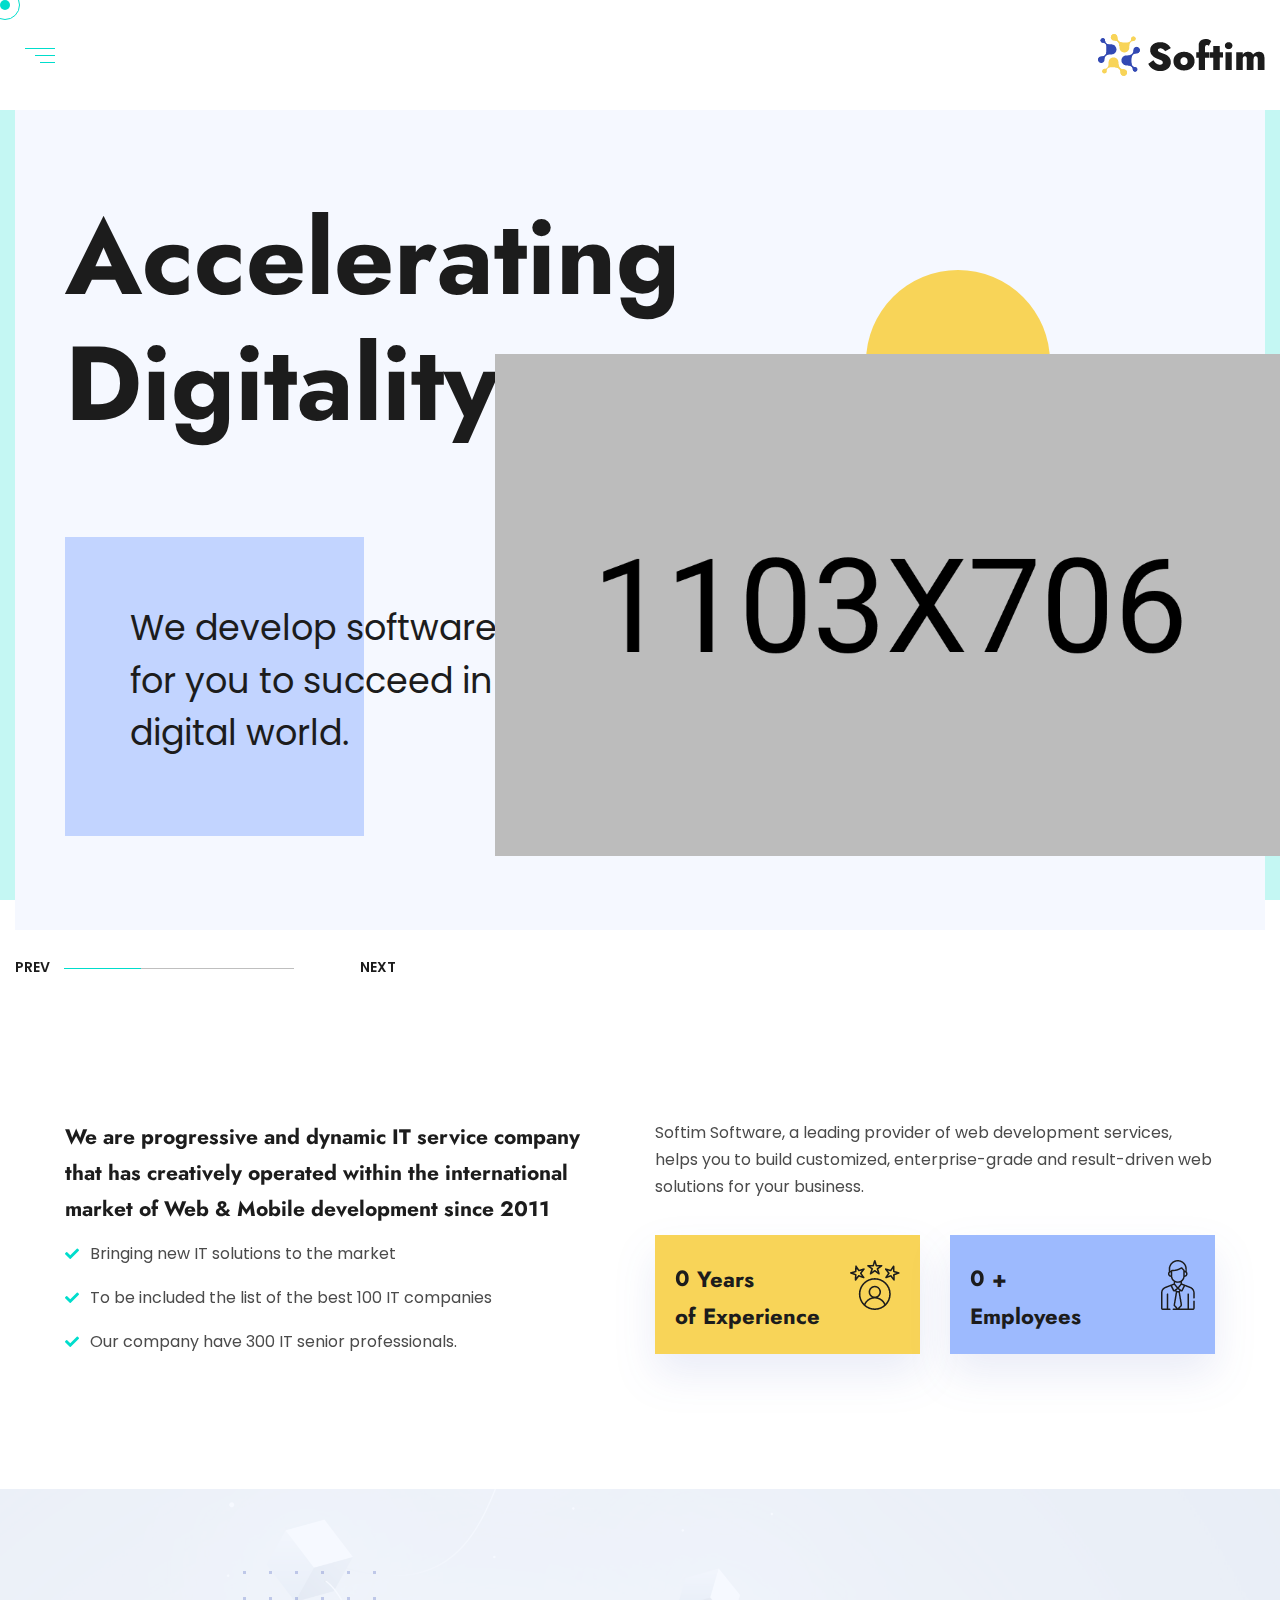
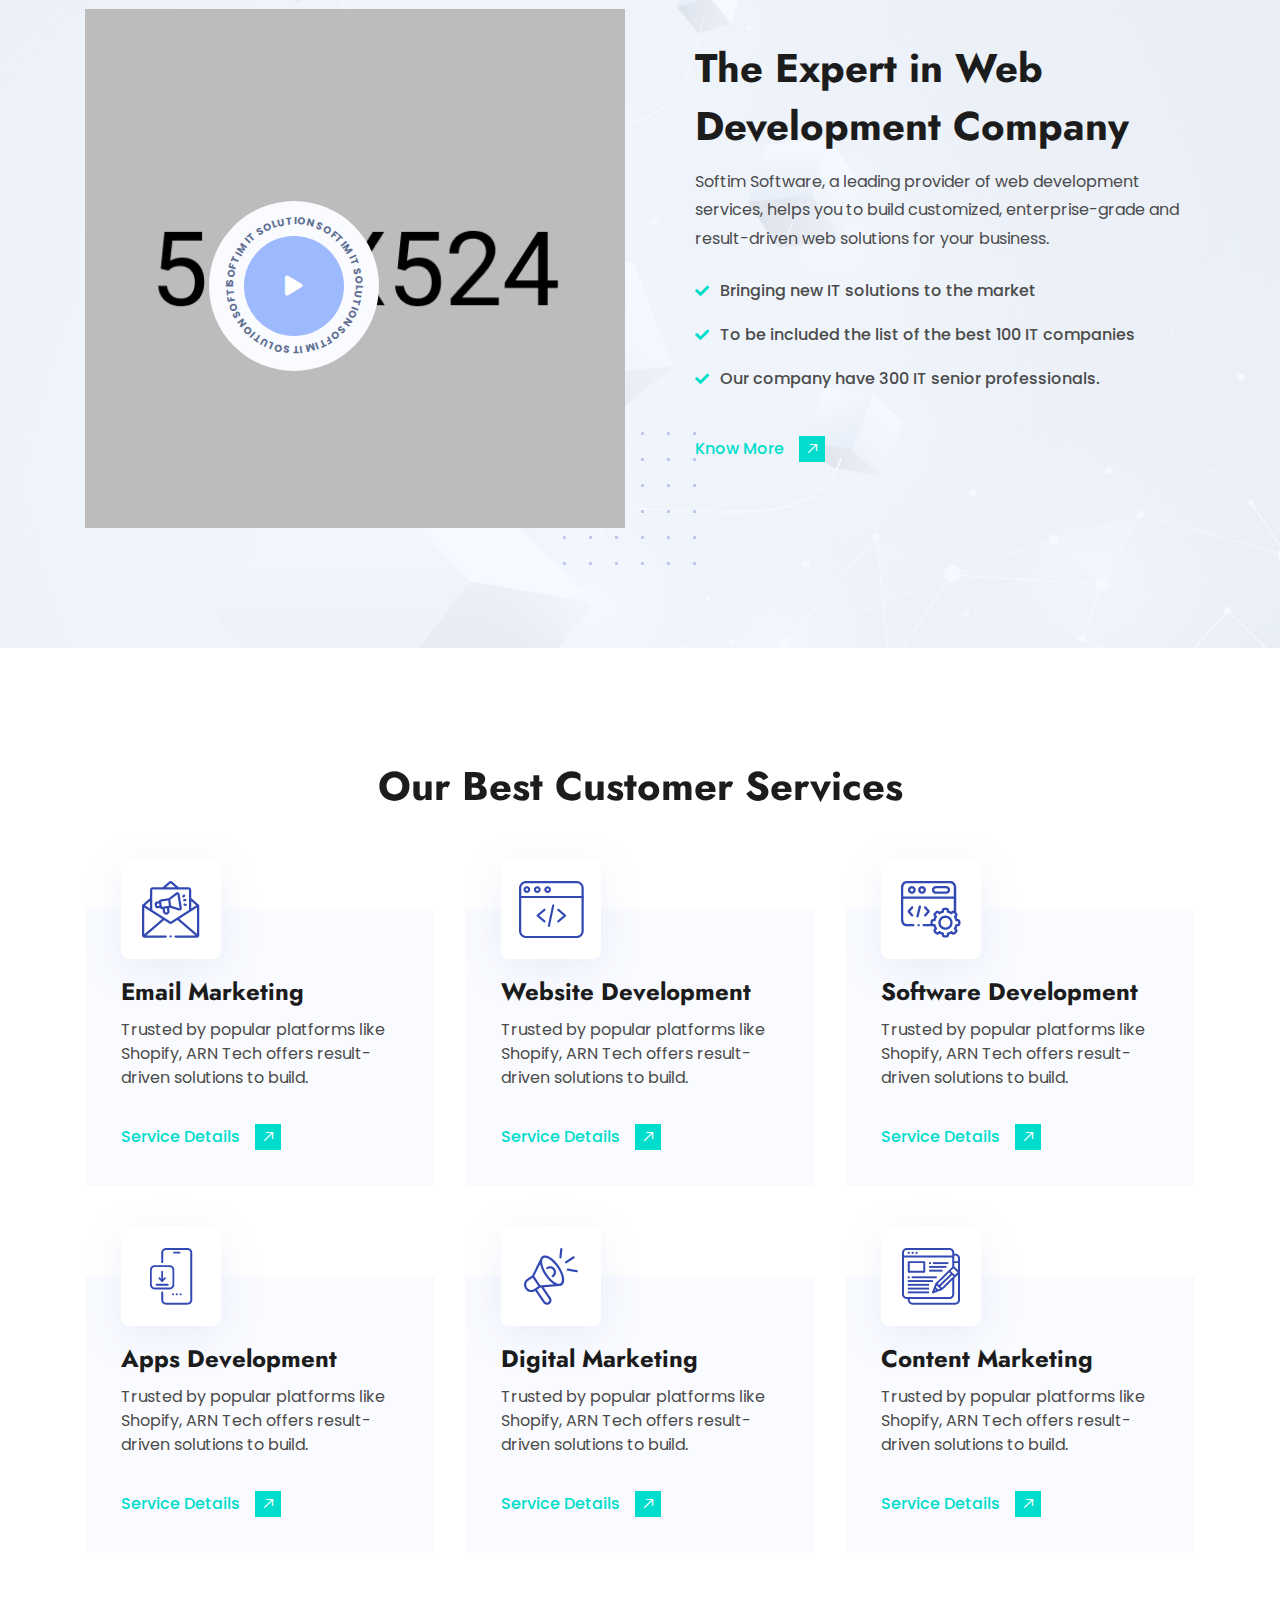
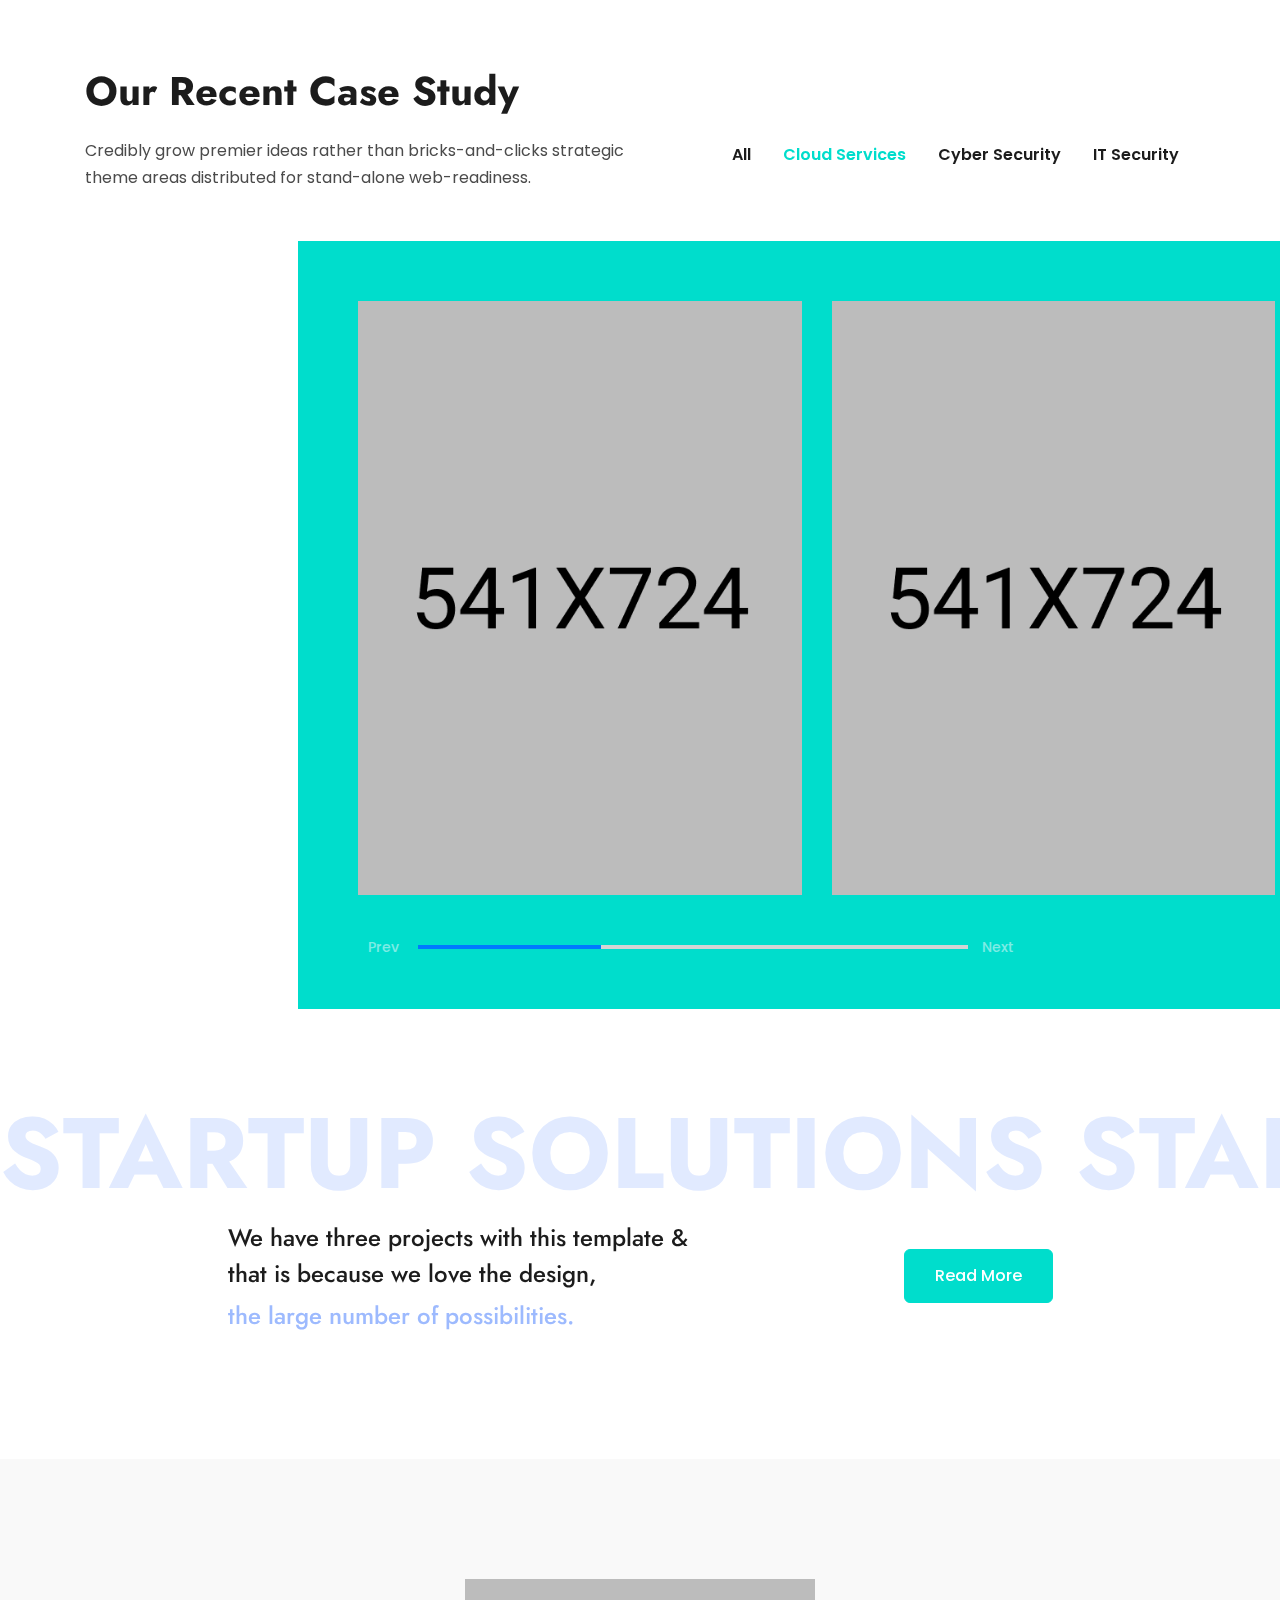
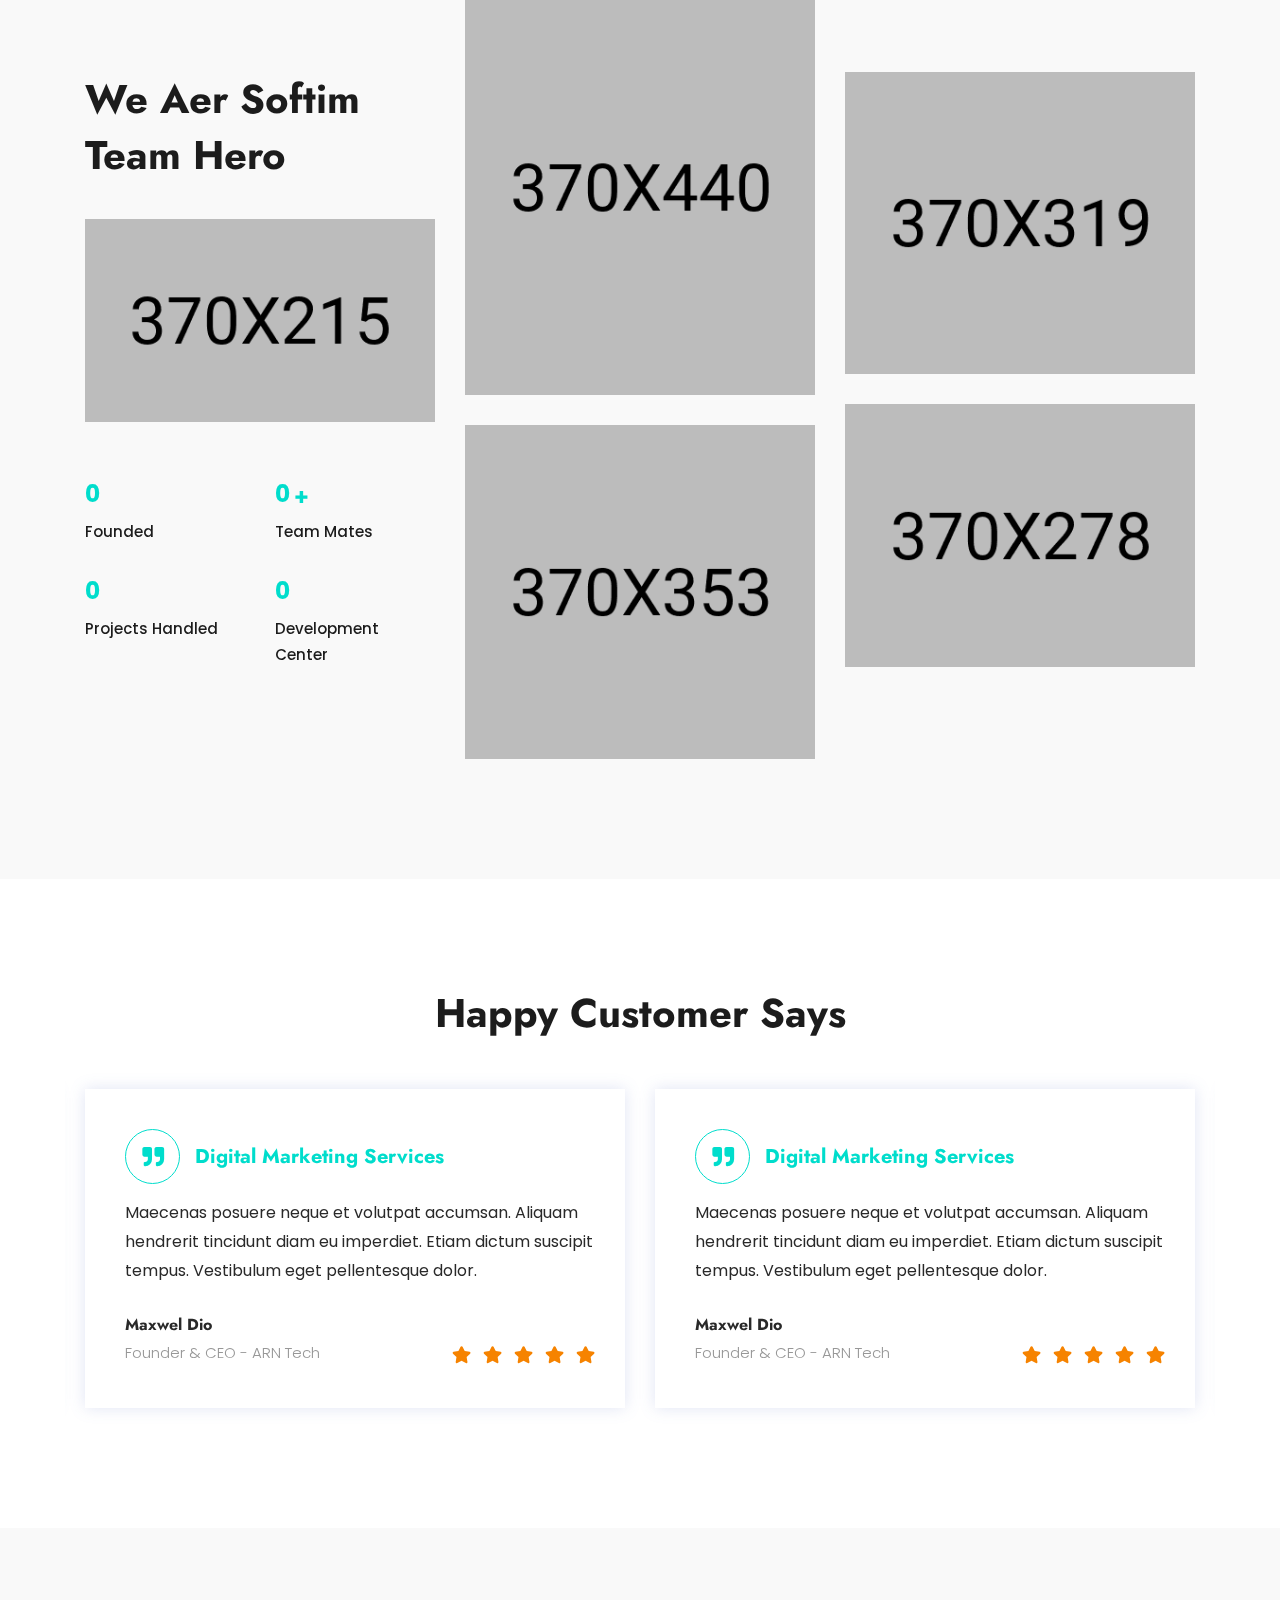
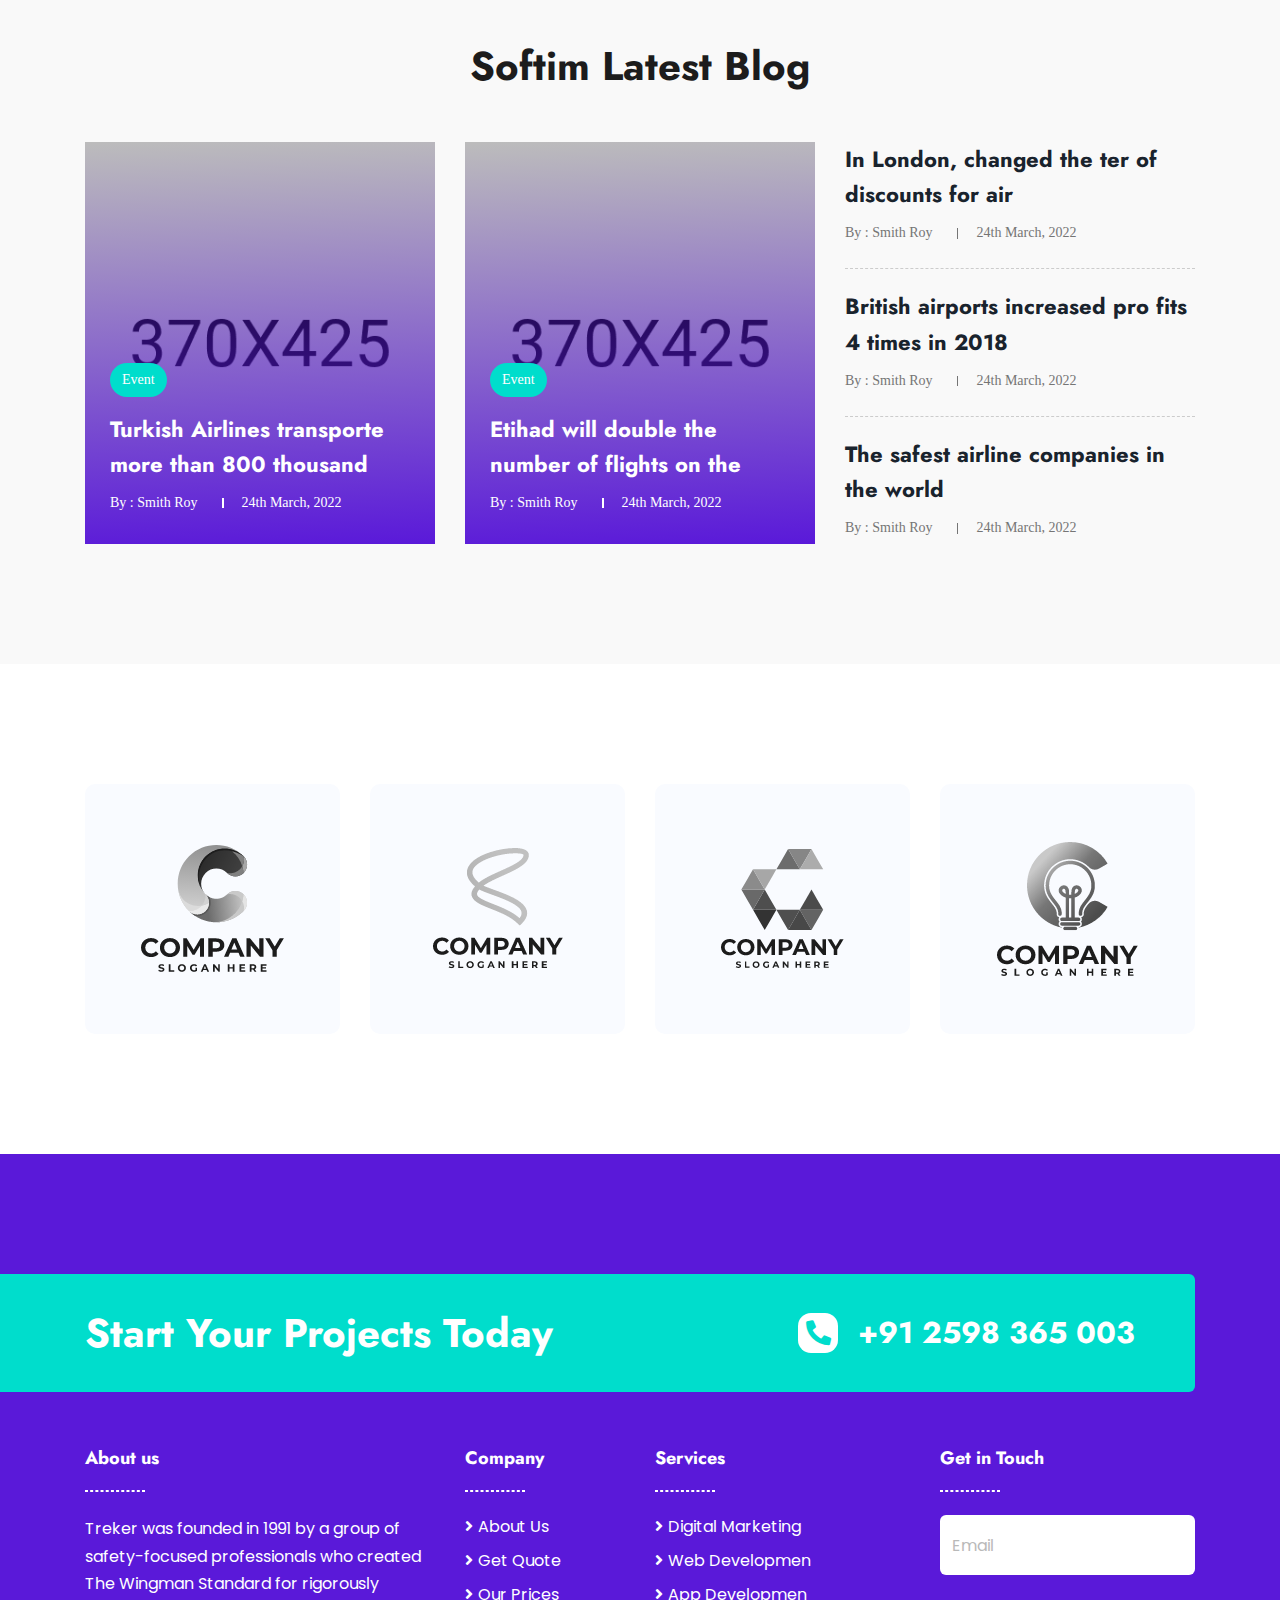
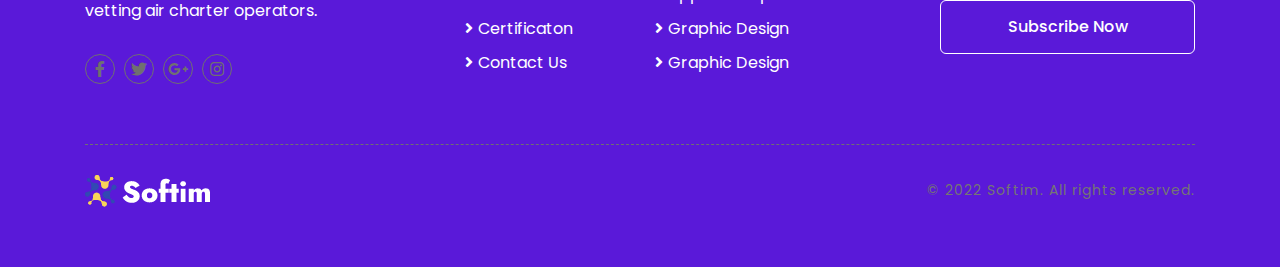
<file: index-three.html>
<!DOCTYPE html>
<html lang="en">
<head>
    <meta charset="UTF-8">
    <meta name="viewport" content="width=device-width, initial-scale=1.0,maximum-scale=1.0, user-scalable=no" />
    <meta http-equiv="X-UA-Compatible" content="ie=edge">
    <title>Softim - It Solution Html Template</title>
    <link rel="preconnect" href="https://fonts.googleapis.com">
    <link rel="preconnect" href="https://fonts.gstatic.com" crossorigin>
    <link href="https://fonts.googleapis.com/css2?family=Jost:ital,wght@0,100;0,200;0,300;0,400;0,500;0,600;0,700;0,800;0,900;1,100;1,200;1,300;1,400;1,500;1,600;1,700;1,800;1,900&family=Poppins:ital,wght@0,100;0,200;0,300;0,400;0,500;0,600;0,700;0,800;0,900;1,100;1,200;1,300;1,400;1,500;1,600;1,700;1,800;1,900&display=swap" rel="stylesheet">
    <!-- fontawesome css link -->
    <link rel="stylesheet" href="assets/css/fontawesome-all.min.css">
    <!-- bootstrap css link -->
    <link rel="stylesheet" href="assets/css/bootstrap.min.css">
    <!-- favicon -->
    <link rel="shortcut icon" href="assets/images/fav.png" type="image/x-icon">
    <!-- swipper css link -->
    <link rel="stylesheet" href="assets/css/swiper.min.css">
    <!-- lightcase css links -->
    <link rel="stylesheet" href="assets/css/lightcase.css">
    <!-- odometer css link -->
    <link rel="stylesheet" href="assets/css/odometer.css">
    <!-- line-awesome-icon css -->
    <link rel="stylesheet" href="assets/css/icomoon.css">
    <!-- line-awesome-icon css -->
    <link rel="stylesheet" href="assets/css/line-awesome.min.css">
    <!-- animate.css -->
    <link rel="stylesheet" href="assets/css/animate.css">
    <!-- aos.css -->
    <link rel="stylesheet" href="assets/css/aos.css">
    <!-- nice select css -->
    <link rel="stylesheet" href="assets/css/nice-select.css">
    <!-- main style css link -->
    <link rel="stylesheet" href="assets/css/style.css">
    <!-- Responsive Css -->
    <link rel="stylesheet" href="assets/css/responsive.css">
</head>
<body>



<!--~~~~~~~~~~~~~~~~~~~~~~~~~~~~~~~~~~~~~~~
    Start Preloader
~~~~~~~~~~~~~~~~~~~~~~~~~~~~~~~~~~~~~~~~-->
<div class="preloader">
    <div class="drawing" id="loading">
        <div class="loading-dot"></div>
    </div>
</div>
<!--~~~~~~~~~~~~~~~~~~~~~~~~~~~~~~~~~~~~~~~
    End Preloader
~~~~~~~~~~~~~~~~~~~~~~~~~~~~~~~~~~~~~~~~-->


<div class="cursor"></div>
<div class="cursor-follower"></div>


<!--~~~~~~~~~~~~~~~~~~~~~~~~~~~~~~~~~~~~~~~
    Start Header
~~~~~~~~~~~~~~~~~~~~~~~~~~~~~~~~~~~~~~~~-->
<header class="header-section home-three">
    <div class="header">
        <div class="header-bottom-area home-three">
            <div class="container custom-container-three">
                <div class="header-menu-content">
                    <nav class="navbar home-three navbar-expand-xl p-0">
                        <a class="site-logo site-title home-three-logo" href="index.html"><img src="assets/images/logo-three.png" alt="site-logo"></a>
                        <button class="navbar-toggler home-three d-block d-xl-none ml-auto" type="button" data-toggle="collapse" data-target="#navbarSupportedContent"
                            aria-controls="navbarSupportedContent" aria-expanded="false" aria-label="Toggle navigation">
                            <span class="toggle-bar"></span>
                        </button>
                        <div class="collapse navbar-collapse" id="navbarSupportedContent">
                            <div class="header-right">
                                <button class="menu-toggler style-01 home-three ml-auto">
                                    <span class="toggle-bar home-three"></span>
                                </button>

                                <div class="menu-toggler-wrapper home-three d-block d-xl-none">
                                    <ul class="navbar-nav main-menu style-01">
                                        <li class="menu_has_children">
                                            <a href="#0">Home <i class="las la-angle-down"></i></a>
                                            <ul class="sub-menu">
                                                <li><a href="index.html">Home One</a></li>
                                                <li><a href="index-two.html">Home Two</a></li>
                                                <li><a href="index-three.html">Home Three</a></li>
                                                <li><a href="index-four.html">Home Four</a></li>
                                                <li><a href="index-five.html">Home Five</a></li>
                                            </ul>
                                        </li>
                                        <li><a href="about.html">About</a></li>
                                        <li class="menu_has_children">
                                            <a href="#0">Services <i class="las la-angle-down"></i></a>
                                            <ul class="sub-menu">
                                                <li><a href="service.html">Service One</a></li>
                                                <li><a href="service-two.html">Service Two</a></li>
                                                <li><a href="service-details.html">Service Details</a></li>
                                                <li><a href="service-details-two.html">Service Details Two</a></li>
                                            </ul>
                                        </li>
                                        <li><a href="portfolio.html">Portfolio</a></li>
                                        <li class="menu_has_children">
                                            <a href="#0">Pages <i class="las la-angle-down"></i></a>
                                            <ul class="sub-menu">
                                                <li><a href="project.html">Project</a></li>
                                                <li><a href="project-details.html">Project Details</a></li>
                                                <li><a href="team.html">Team</a></li>
                                                <li><a href="team-details.html">Team Details</a></li>
                                                <li><a href="plan.html">Pricing Plan</a></li>
                                                <li><a href="faq.html">FAQ</a></li>
                                            </ul>
                                        </li>
                                        <li class="menu_has_children">
                                            <a href="#0">Blog <i class="las la-angle-down"></i></a>
                                            <ul class="sub-menu">
                                                <li><a href="blog.html">Blog</a></li>
                                                <li><a href="blog-classic.html">Blog Classic</a></li>
                                                <li><a href="blog-details.html">Blog Details</a></li>
                                            </ul>
                                        </li>
                                        <li><a href="contact.html">Contact</a></li>
                                    </ul>
                                </div>
                            </div>
                        </div>
                        <div class="logo-wrapper">
                            <a class="site-title" href="index.html"><img src="assets/images/logo-three.png" alt="site-logo"></a>
                        </div>
                        <div class="touch">
                            <a href="contact.html"><span>Get In touch</span></a>
                            <div class="icon">
                                <i class="las la-arrow-right"></i>
                            </div>
                        </div>
                    </nav>
                </div>
            </div>
        </div>
    </div>
</header>
<!--~~~~~~~~~~~~~~~~~~~~~~~~~~~~~~~~~~~~~~~
    End Header
~~~~~~~~~~~~~~~~~~~~~~~~~~~~~~~~~~~~~~~~-->

<!--~~~~~~~~~~~~~~~~~~~~~~~~~~~~~~~~~~~~~~~
    Start Desktop Creative Menu
~~~~~~~~~~~~~~~~~~~~~~~~~~~~~~~~~~~~~~~~-->

<div class="home-three-menu">
    <div class="menu-open">
        <div class="close-btn">
            <div class="logo">
                <a class="site-logo site-title home-three-logo" href="index.html"><img src="assets/images/home-three/footer-logo.png" alt="site-logo"></a>
            </div>
            <div class="cross-btn">
                <a href="javascript:void(0)">
                    <i class="las la-times"></i>
                </a>
            </div>
        </div>
        <div class="nav-wrapper">
            <span class="menu-text">Menu</span>
            <ul class="navigation-three">
                <li class="menu_has_children">
                    <a href="#0"><span>Home</span><i class="las la-angle-down"></i></a>
                    <ul class="sub-menu">
                        <li><a href="index.html"><span>Home One</span></a></li>
                        <li><a href="index-two.html"><span>Home Two</span></a></li>
                        <li><a href="index-three.html"><span>Home Three</span></a></li>
                        <li><a href="index-four.html"><span>Home Four</span></a></li>
                        <li><a href="index-five.html"><span>Home Five</span></a></li>
                    </ul>
                </li>
                <li><a href="about.html"><span>About</span></a></li>
                <li class="menu_has_children">
                    <a href="#0"><span>Services</span><i class="las la-angle-down"></i></a>
                    <ul class="sub-menu">
                        <li><a href="service.html"><span>Service One</span></a></li>
                        <li><a href="service-two.html"><span>Service Two</span></a></li>
                        <li><a href="service-details.html"><span>Service Details</span></a></li>
                        <li><a href="service-details-two.html"><span> Details Two</span> </a></li>
                    </ul>
                </li>
                <li><a href="portfolio.html"><span>Portfolio</span></a></li>
                <li class="menu_has_children">
                    <a href="#0"><span>Pages</span><i class="las la-angle-down"></i></a>
                    <ul class="sub-menu">
                        <li><a href="project.html"><span>Project</span></a></li>
                        <li><a href="project-details.html"><span>Project Details</span></a></li>
                        <li><a href="team.html"><span></span> Team</a></li>
                        <li><a href="team-details.html"><span>Team Details</span></a></li>
                        <li><a href="plan.html"><span>Pricing Plan</span></a></li>
                        <li><a href="faq.html"><span>FAQ</span></a></li>
                    </ul>
                </li>
                <li class="menu_has_children">
                    <a href="#0"><span>Blog</span> <i class="las la-angle-down"></i></a>
                    <ul class="sub-menu">
                        <li><a href="blog.html"><span>Blog</span></a></li>
                        <li><a href="blog-classic.html"><span>Blog Classic</span></a></li>
                        <li><a href="blog-details.html"><span>Blog Details</span></a></li>
                    </ul>
                </li>
                <li><a href="contact.html"><span>Contact</span></a></li>
            </ul>
            <div class="address-wrapper">
                <div class="address">
                    <h6 class="title">Address</h6>
                    <p>72 Main Drive, Calibry, FL</p>
                </div>
                <div class="contact">
                    <h6 class="title">Contact</h6>
                    <p><a href="tel:+1 (900) 696 3600">+1 (900) 696 3600</a></p>
                    <p><a href="mailto:">softim@gmail.com</a></p>
                </div>
                <ul class="footer-social">
                    <h6 class="title">Follow Us</h6>
                    <li><a href="#0"><i class="fab fa-facebook-f"></i></a></li>
                    <li><a href="#0"><i class="fab fa-twitter"></i></a></li>
                    <li><a href="#0"><i class="fab fa-google-plus-g"></i></a></li>
                    <li><a href="#0"><i class="fab fa-instagram"></i></a></li>
                </ul>
            </div>
        </div>  
    </div>
</div>

<!--~~~~~~~~~~~~~~~~~~~~~~~~~~~~~~~~~~~~~~~
    End Desktop Creative Menu
~~~~~~~~~~~~~~~~~~~~~~~~~~~~~~~~~~~~~~~~-->

<!--~~~~~~~~~~~~~~~~~~~~~~~~~~~~~~~~~~~~~~~
    Start Banner
~~~~~~~~~~~~~~~~~~~~~~~~~~~~~~~~~~~~~~~~-->
<section class="banner-section home-three">
    <div class="banner-three-slider">
        <div class="swiper-wrapper">
            <div class="swiper-slide">
                <div class="container custom-container-three">
                    <div class="home-three-banner">
                        <img src="assets/images/home-three/Ellipse.png" class="banner-shape" alt="">
                        <div class="row align-items-end mb-30-none">
                            <div class="col-xl-5 col-lg-6">
                                <div class="banner-content-two" data-aos="fade-right" data-aos-duration="1800">
                                    <h1 class="title">Accelerating Digitality</h1>
                                    <span></span>
                                    <p>We develop software <br> for you to succeed in a <br> digital world.</p>
                                </div>
                            </div>
                            <div class="banner-image">
                                <img src="assets/images/home-three/home-three-banner.png" alt="">
                            </div>
                        </div>
                    </div>
                </div>
            </div>
            <div class="swiper-slide">
                <div class="container custom-container-three">
                    <div class="home-three-banner">
                        <img src="assets/images/home-three/Ellipse.png" class="banner-shape" alt="">
                        <div class="row align-items-end mb-30-none">
                            <div class="col-xl-5 col-lg-6">
                                <div class="banner-content-two" data-aos="fade-right" data-aos-duration="1800">
                                    <h1 class="title">Accelerating Digitality</h1>
                                    <span></span>
                                    <p>We develop software <br> for you to succeed in a <br> digital world.</p>
                                </div>
                            </div>
                            <div class="banner-image">
                                <img src="assets/images/home-three/home-three-banner-02.jpg" alt="">
                            </div>
                        </div>
                    </div>
                </div>
            </div>
            <div class="swiper-slide">
                <div class="container custom-container-three">
                    <div class="home-three-banner">
                        <img src="assets/images/home-three/Ellipse.png" class="banner-shape" alt="">
                        <div class="row align-items-end mb-30-none">
                            <div class="col-xl-5 col-lg-6">
                                <div class="banner-content-two" data-aos="fade-right" data-aos-duration="1800">
                                    <h1 class="title">Accelerating Digitality</h1>
                                    <span></span>
                                    <p>We develop software <br> for you to succeed in a <br> digital world.</p>
                                </div>
                            </div>
                            <div class="banner-image">
                                <img src="assets/images/home-three/home-three-banner-03.jpg" alt="">
                            </div>
                        </div>
                    </div>
                </div>
            </div>
        </div>
        <div class="custom-navigation next-text">NEXT</div>
        <div class="custom-navigation prev-text">PREV</div>
        <div class="custom-pagination"></div>
    </div>  
</section>
<!--~~~~~~~~~~~~~~~~~~~~~~~~~~~~~~~~~~~~~~~
    End Banner
~~~~~~~~~~~~~~~~~~~~~~~~~~~~~~~~~~~~~~~~-->

<!--~~~~~~~~~~~~~~~~~~~~~~~~~~~~~~~~~~~~~~~
    Start Experience Section
~~~~~~~~~~~~~~~~~~~~~~~~~~~~~~~~~~~~~~~~-->
<section class="experience-secction">
    <div class="container custom-container-four">
        <div class="row">
            <div class="col-xl-6 col-lg-6 mb-30">
                <div class="experience-content">
                    <h4 class="title">We are progressive and dynamic IT service company that has creatively operated within the international market of Web & Mobile development since 2011</h4>
                    <ul class="plan-list">
                        <li>Bringing new IT solutions to the market</li>
                        <li>To be included the list of the best 100 IT companies</li>
                        <li>Our company have 300 IT senior professionals.</li>
                    </ul>
                </div>
            </div>
            <div class="col-xl-6 col-lg-6 mb-30">
                <div class="statistics-item-area">
                    <p>Softim Software, a leading provider of web development services, helps you to build customized, enterprise-grade and result-driven web solutions for your business.</p>
                    <div class="row mb-30-none">
                        <div class="col-xl-6 col-lg-6 col-md-6 mb-30">
                            <div class="icon-box-items">
                                <div class="content">
                                    <div class="odo-area">
                                        <h3 class="odo-title odometer" data-odometer-final="10">0</h3>
                                        <h3 class="title">Years</h3>
                                    </div>
                                    <p>of Experience</p>
                                </div>
                                <div class="icon">
                                    <img src="assets/images/home-three/customer-review.png" alt="icon">
                                </div>
                            </div>
                        </div>
                        <div class="col-xl-6 col-lg-6 col-md-6 mb-30">
                            <div class="icon-box-items style-01">
                                <div class="content">
                                    <div class="odo-area">
                                        <h3 class="odo-title odometer" data-odometer-final="125">0</h3>
                                        <h3 class="title">+</h3>
                                    </div>
                                    <p>Employees</p>
                                </div>
                                <div class="icon">
                                    <img src="assets/images/home-three/employee.png" alt="icon">
                                </div>
                            </div>
                        </div>
                    </div>
                </div>
            </div>
        </div>
    </div>
</section>

<!--~~~~~~~~~~~~~~~~~~~~~~~~~~~~~~~~~~~~~~~
    End Experience Section
~~~~~~~~~~~~~~~~~~~~~~~~~~~~~~~~~~~~~~~~-->

<!--~~~~~~~~~~~~~~~~~~~~~~~~~~~~~~~~~~~~~~~
    Start Development Section
~~~~~~~~~~~~~~~~~~~~~~~~~~~~~~~~~~~~~~~~-->
<section class="development-section" style="background-image: url(assets/images/home-three/dev-bg.png);">
    <div class="container">
         <img src="assets/images/home-three/grid.png" class="shape-01" alt="">
         <img src="assets/images/home-three/grid.png" class="shape-02" alt="">
        <div class="row">
            <div class="col-xl-6 col-lg-6 mb-30">
                <div class="thumbnail">
                    <img src="assets/images/home-three/develop.png" alt="">
                    <div class="about-thumb-video">
                        <div class="circle">
                            <svg version="1.1" xmlns="http://www.w3.org/2000/svg" xmlns:xlink="http://www.w3.org/1999/xlink" x="0px" y="0px" width="300px" height="300px" viewBox="0 0 300 300" enable-background="new 0 0 300 300" xml:space="preserve">
                                <defs>
                                    <path id="circlePath" d=" M 150, 150 m -60, 0 a 60,60 0 0,1 120,0 a 60,60 0 0,1 -120,0 "></path>
                                </defs>
                                <circle cx="150" cy="100" r="75" fill="none"></circle>
                                <g>
                                    <use xlink:href="#circlePath" fill="none"></use>
                                    <text fill="#606F92">
                                        <textPath xlink:href="#circlePath">Softim it solution Softim it solution Softim it solution Softim it solution</textPath>
                                    </text>
                                </g>
                            </svg>
                        </div>
                        <div class="video-main">
                            <a class="video-icon video" data-rel="lightcase:myCollection" href="https://www.youtube.com/embed/LRhrNC-OC0Y">
                                <i class="fas fa-play"></i>
                            </a>
                        </div>
                    </div>
                </div>
            </div>
            <div class="col-xl-6 col-lg-6 mb-30">
                <div class="content">
                    <div class="title">The Expert in Web Development Company</div>
                    <p>Softim Software, a leading provider of web development services, helps you to build customized, enterprise-grade and result-driven web solutions for your business.</p>
                    <ul class="plan-list">
                        <li>Bringing new IT solutions to the market</li>
                        <li>To be included the list of the best 100 IT companies</li>
                        <li>Our company have 300 IT senior professionals.</li>
                    </ul>
                    <div class="more-btn">
                        <a href="#0"><span>Know More</span></a>
                        <div class="icon">
                             <i class="las la-arrow-right"></i>
                        </div>
                    </div>
                </div>
            </div>
        </div>
    </div>
</section>
<!--~~~~~~~~~~~~~~~~~~~~~~~~~~~~~~~~~~~~~~~
    End Development Section
~~~~~~~~~~~~~~~~~~~~~~~~~~~~~~~~~~~~~~~~-->

<!--~~~~~~~~~~~~~~~~~~~~~~~~~~~~~~~~~~~~~~~
    Start Customer Service Section
~~~~~~~~~~~~~~~~~~~~~~~~~~~~~~~~~~~~~~~~-->
<section class="customer-service-section">
    <div class="container">
        <div class="row justify-content-center">
            <div class="col-xl-7 col-lg-8 text-center">
                <div class="section-header">
                    <h2 class="section-title">Our Best Customer Services</h2>
                </div>
            </div>
        </div>
        <div class="row">
            <div class="col-xl-4 col-lg-4 mb-30">
                <div class="service-single-item">
                    <div class="icon">
                        <img src="assets/images/home-three/newsletter.png" alt="">
                    </div>
                    <div class="content">
                        <a href="service-details.html"><h6 class="title">Email Marketing</h6></a>
                        <p>Trusted by popular platforms like Shopify, ARN Tech offers result-driven solutions to build.</p>
                        <div class="more-btn">
                            <a href="service-details.html"><span>Service Details</span></a>
                            <div class="icons">
                                <i class="las la-arrow-right"></i>
                            </div>
                        </div>
                    </div>
                </div>
            </div>
            <div class="col-xl-4 col-lg-4 mb-30">
                <div class="service-single-item">
                    <div class="icon">
                        <img src="assets/images/home-three/web-programming.png" alt="">
                    </div>
                    <div class="content">
                        <a href="service-details.html"><h6 class="title">Website Development</h6></a>
                        <p>Trusted by popular platforms like Shopify, ARN Tech offers result-driven solutions to build.</p>
                        <div class="more-btn">
                            <a href="service-details.html"><span>Service Details</span></a>
                            <div class="icons">
                                <i class="las la-arrow-right"></i>
                            </div>
                        </div>
                    </div>
                </div>
            </div>
            <div class="col-xl-4 col-lg-4 mb-30">
                <div class="service-single-item">
                    <div class="icon">
                        <img src="assets/images/home-three/coding.png" alt="">
                    </div>
                    <div class="content">
                        <a href="service-details.html"><h6 class="title">Software Development</h6></a>
                        <p>Trusted by popular platforms like Shopify, ARN Tech offers result-driven solutions to build.</p>
                        <div class="more-btn">
                            <a href="service-details.html"><span>Service Details</span></a>
                            <div class="icons">
                                <i class="las la-arrow-right"></i>
                            </div>
                        </div>
                    </div>
                </div>
            </div>
        </div>
        <div class="row rmt-60">
            <div class="col-xl-4 col-lg-4 mb-30">
                <div class="service-single-item">
                    <div class="icon">
                        <img src="assets/images/home-three/apps.png" alt="">
                    </div>
                    <div class="content">
                        <a href="service-details.html"><h6 class="title">Apps Development</h6></a>
                        <p>Trusted by popular platforms like Shopify, ARN Tech offers result-driven solutions to build.</p>
                        <div class="more-btn">
                            <a href="service-details.html"><span>Service Details</span></a>
                            <div class="icons">
                                <i class="las la-arrow-right"></i>
                            </div>
                        </div>
                    </div>
                </div>
            </div>
            <div class="col-xl-4 col-lg-4 mb-30">
                <div class="service-single-item">
                    <div class="icon">
                        <img src="assets/images/home-three/megaphone.png" alt="">
                    </div>
                    <div class="content">
                        <a href="service-details.html"><h6 class="title">Digital Marketing</h6></a>
                        <p>Trusted by popular platforms like Shopify, ARN Tech offers result-driven solutions to build.</p>
                        <div class="more-btn">
                            <a href="service-details.html"><span>Service Details</span></a>
                            <div class="icons">
                                <i class="las la-arrow-right"></i>
                            </div>
                        </div>
                    </div>
                </div>
            </div>
            <div class="col-xl-4 col-lg-4 mb-30">
                <div class="service-single-item">
                    <div class="icon">
                        <img src="assets/images/home-three/blog.png" alt="">
                    </div>
                    <div class="content">
                        <a href="service-details.html"><h6 class="title">Content Marketing</h6></a>
                        <p>Trusted by popular platforms like Shopify, ARN Tech offers result-driven solutions to build.</p>
                        <div class="more-btn">
                            <a href="service-details.html"><span>Service Details</span></a>
                            <div class="icons">
                                <i class="las la-arrow-right"></i>
                            </div>
                        </div>
                    </div>
                </div>
            </div>
        </div>
    </div>
</section>
<!--~~~~~~~~~~~~~~~~~~~~~~~~~~~~~~~~~~~~~~~
    End Customer Service Section
~~~~~~~~~~~~~~~~~~~~~~~~~~~~~~~~~~~~~~~~-->

<!--~~~~~~~~~~~~~~~~~~~~~~~~~~~~~~~~~~~~~~~
    Start Case Study Section
~~~~~~~~~~~~~~~~~~~~~~~~~~~~~~~~~~~~~~~~-->
<section class="case-study-section">
    <div class="container">
        <div class="row">
            <div class="col-xl-12">
                <div class="section-header-wrapper">
                    <div class="section-header">
                        <h2 class="section-title">Our Recent Case Study</h2>
                        <p>Credibly grow premier ideas rather than bricks-and-clicks strategic theme areas distributed for stand-alone web-readiness.</p>
                    </div>
                    <ul class="nav nav-pills mb-3">
                        <li class="nav-item">
                            <a class="nav-link" data-toggle="pill" href="#all">All</a>
                        </li>
                        <li class="nav-item">
                            <a class="nav-link active"data-toggle="pill" href="#cloud-services">Cloud Services</a>
                        </li>
                        <li class="nav-item">
                            <a class="nav-link" data-toggle="pill" href="#cyber-security">Cyber Security</a>
                        </li>
                        <li class="nav-item">
                            <a class="nav-link" data-toggle="pill" href="#it-security">IT Security</a>
                        </li>
                    </ul>
                </div>
            </div>
        </div>
    </div>
    <div class="tab-content" id="pills-tabContent">
        <div class="tab-pane fade" id="all">
            <div class="container-fluid">
                <div class="row mb-10-none">
                    <div class="col-xl-10 offset-xl-2">
                        <div class="case-study-slider-wrapper">
                            <div class="case-study-slider oh">
                                <div class="swiper-wrapper">
                                    <div class="swiper-slide">
                                        <div class="case-study-single-item">
                                            <div class="thumbnail">
                                                <img src="assets/images/home-three/case-01.png" alt="">
                                            </div>
                                            <div class="content">
                                                <h5 class="title">Product Engineering</h5>
                                                <p>Trusted by popular platforms like Shopify, ARN Tech offers result-driven solutions to build.</p>
                                            </div>
                                        </div>
                                    </div>
                                    <div class="swiper-slide">
                                        <div class="case-study-single-item">
                                            <div class="thumbnail">
                                                <img src="assets/images/home-three/case-02.png" alt="">
                                            </div>
                                            <div class="content">
                                                <h5 class="title">Product Engineering</h5>
                                                <p>Trusted by popular platforms like Shopify, ARN Tech offers result-driven solutions to build.</p>
                                            </div>
                                        </div>
                                    </div>
                                    <div class="swiper-slide">
                                        <div class="case-study-single-item">
                                            <div class="thumbnail">
                                                <img src="assets/images/home-three/case-03.png" alt="">
                                            </div>
                                            <div class="content">
                                                <h5 class="title">Product Engineering</h5>
                                                <p>Trusted by popular platforms like Shopify, ARN Tech offers result-driven solutions to build.</p>
                                            </div>
                                        </div>
                                    </div>
                                </div>
                                <div class="next-text">Next</div>
                                <div class="prev-text">Prev</div>
                                <div class="swiper-pagination"></div>
                            </div>
                        </div>
                    </div>
                </div>
            </div>
        </div>
        <div class="tab-pane fade show active" id="cloud-services">
            <div class="container-fluid">
                <div class="row mb-10-none">
                    <div class="col-xl-10 offset-xl-2">
                        <div class="case-study-slider-wrapper">
                            <div class="case-study-slider oh">
                                <div class="swiper-wrapper">
                                    <div class="swiper-slide">
                                        <div class="case-study-single-item">
                                            <div class="thumbnail">
                                                <img src="assets/images/home-three/case-01.png" alt="">
                                            </div>
                                            <div class="content">
                                                <h5 class="title">Product Engineering</h5>
                                                <p>Trusted by popular platforms like Shopify, ARN Tech offers result-driven solutions to build.</p>
                                            </div>
                                        </div>
                                    </div>
                                    <div class="swiper-slide">
                                        <div class="case-study-single-item">
                                            <div class="thumbnail">
                                                <img src="assets/images/home-three/case-02.png" alt="">
                                            </div>
                                            <div class="content">
                                                <h5 class="title">Product Engineering</h5>
                                                <p>Trusted by popular platforms like Shopify, ARN Tech offers result-driven solutions to build.</p>
                                            </div>
                                        </div>
                                    </div>
                                    <div class="swiper-slide">
                                        <div class="case-study-single-item">
                                            <div class="thumbnail">
                                                <img src="assets/images/home-three/case-03.png" alt="">
                                            </div>
                                            <div class="content">
                                                <h5 class="title">Product Engineering</h5>
                                                <p>Trusted by popular platforms like Shopify, ARN Tech offers result-driven solutions to build.</p>
                                            </div>
                                        </div>
                                    </div>
                                </div>
                                <div class="next-text">Next</div>
                                <div class="prev-text">Prev</div>
                                <div class="swiper-pagination"></div>
                            </div>
                        </div>
                    </div>
                </div>
            </div>
        </div>
        <div class="tab-pane fade" id="cyber-security">
            <div class="container-fluid">
                <div class="row mb-10-none">
                    <div class="col-xl-10 offset-xl-2">
                        <div class="case-study-slider-wrapper">
                            <div class="case-study-slider oh">
                                <div class="swiper-wrapper">
                                    <div class="swiper-slide">
                                        <div class="case-study-single-item">
                                            <div class="thumbnail">
                                                <img src="assets/images/home-three/case-01.png" alt="">
                                            </div>
                                            <div class="content">
                                                <h5 class="title">Product Engineering</h5>
                                                <p>Trusted by popular platforms like Shopify, ARN Tech offers result-driven solutions to build.</p>
                                            </div>
                                        </div>
                                    </div>
                                    <div class="swiper-slide">
                                        <div class="case-study-single-item">
                                            <div class="thumbnail">
                                                <img src="assets/images/home-three/case-02.png" alt="">
                                            </div>
                                            <div class="content">
                                                <h5 class="title">Product Engineering</h5>
                                                <p>Trusted by popular platforms like Shopify, ARN Tech offers result-driven solutions to build.</p>
                                            </div>
                                        </div>
                                    </div>
                                    <div class="swiper-slide">
                                        <div class="case-study-single-item">
                                            <div class="thumbnail">
                                                <img src="assets/images/home-three/case-03.png" alt="">
                                            </div>
                                            <div class="content">
                                                <h5 class="title">Product Engineering</h5>
                                                <p>Trusted by popular platforms like Shopify, ARN Tech offers result-driven solutions to build.</p>
                                            </div>
                                        </div>
                                    </div>
                                </div>
                                <div class="next-text">Next</div>
                                <div class="prev-text">Prev</div>
                                <div class="swiper-pagination"></div>
                            </div>
                        </div>
                    </div>
                </div>
            </div>
        </div>
        <div class="tab-pane fade" id="it-security">
            <div class="container-fluid">
                <div class="row mb-10-none">
                    <div class="col-xl-10 offset-xl-2">
                        <div class="case-study-slider-wrapper">
                            <div class="case-study-slider oh">
                                <div class="swiper-wrapper">
                                    <div class="swiper-slide">
                                        <div class="case-study-single-item">
                                            <div class="thumbnail">
                                                <img src="assets/images/home-three/case-01.png" alt="">
                                            </div>
                                            <div class="content">
                                                <h5 class="title">Product Engineering</h5>
                                                <p>Trusted by popular platforms like Shopify, ARN Tech offers result-driven solutions to build.</p>
                                            </div>
                                        </div>
                                    </div>
                                    <div class="swiper-slide">
                                        <div class="case-study-single-item">
                                            <div class="thumbnail">
                                                <img src="assets/images/home-three/case-02.png" alt="">
                                            </div>
                                            <div class="content">
                                                <h5 class="title">Product Engineering</h5>
                                                <p>Trusted by popular platforms like Shopify, ARN Tech offers result-driven solutions to build.</p>
                                            </div>
                                        </div>
                                    </div>
                                    <div class="swiper-slide">
                                        <div class="case-study-single-item">
                                            <div class="thumbnail">
                                                <img src="assets/images/home-three/case-03.png" alt="">
                                            </div>
                                            <div class="content">
                                                <h5 class="title">Product Engineering</h5>
                                                <p>Trusted by popular platforms like Shopify, ARN Tech offers result-driven solutions to build.</p>
                                            </div>
                                        </div>
                                    </div>
                                </div>
                                <div class="next-text">Next</div>
                                <div class="prev-text">Prev</div>
                                <div class="swiper-pagination"></div>
                            </div>
                        </div>
                    </div>
                </div>
            </div>
        </div>
    </div>
</section>
<!--~~~~~~~~~~~~~~~~~~~~~~~~~~~~~~~~~~~~~~~
    End Case Study Section
~~~~~~~~~~~~~~~~~~~~~~~~~~~~~~~~~~~~~~~~-->

<!--~~~~~~~~~~~~~~~~~~~~~~~~~~~~~~~~~~~~~~~
    Start Scroll-To-Top
~~~~~~~~~~~~~~~~~~~~~~~~~~~~~~~~~~~~~~~~-->
<a href="#" class="scrollToTop"><i class="las la-angle-double-up"></i></a>
<!--~~~~~~~~~~~~~~~~~~~~~~~~~~~~~~~~~~~~~~~
    End Scroll-To-Top
~~~~~~~~~~~~~~~~~~~~~~~~~~~~~~~~~~~~~~~~-->

<!--~~~~~~~~~~~~~~~~~~~~~~~~~~~~~~~~~~~~~~~
    Start Call to action
~~~~~~~~~~~~~~~~~~~~~~~~~~~~~~~~~~~~~~~~-->
<section class="call-to-action-section">
    <div class="call-to-action-element" data-aos="fade-left" data-aos-duration="1200">
        <img src="assets/images/element/element-33.png" alt="element">
    </div>
    <div class="wrapper demo-text">
        <div class="marquee">
            <span>
                STARTUP SOLUTIONS STARTUP SOLUTIONS STARTUP SOLUTIONS STARTUP SOLUTIONS STARTUP SOLUTIONS STARTUP SOLUTIONS STARTUP SOLUTIONS STARTUP SOLUTIONS
            </span>
        </div>
    </div>
    <div class="container">
        <div class="row justify-content-center">
            <div class="col-xl-9">
                <div class="call-to-action-wrapper">
                    <div class="call-to-action-content">
                        <h3 class="title">We have three projects with this template & that is because we love the design,</h3>
                        <h3 class="inner-title">the large number of possibilities.</h3>
                    </div>
                    <div class="call-to-action-btn">
                        <a href="#0" class="btn--base">Read More</a>
                    </div>
                </div>
            </div>
        </div>
    </div>
</section>
<!--~~~~~~~~~~~~~~~~~~~~~~~~~~~~~~~~~~~~~~~
    End Call to action
~~~~~~~~~~~~~~~~~~~~~~~~~~~~~~~~~~~~~~~~-->

<!--~~~~~~~~~~~~~~~~~~~~~~~~~~~~~~~~~~~~~~~
    Start Team Hero Sction
~~~~~~~~~~~~~~~~~~~~~~~~~~~~~~~~~~~~~~~~-->
<section class="team-hero-section">
    <div class="container">
        <div class="row align-items-center">
            <div class="col-lg-4">
                <div class="hero-single-item">
                    <div class="content">
                        <h6 class="title-main">We Aer Softim Team Hero</h6>
                        <div class="thumbnail">
                            <img src="assets/images/home-three/team-hero.png" alt="">
                        </div>
                        <div class="counter-single-items">
                            <div class="row">
                                <div class="col-lg-6 col-md-6 col-6 mb-30">
                                    <div class="content">
                                        <div class="odo-area">
                                            <h3 class="odo-title odometer" data-odometer-final="2005">0</h3>
                                        </div>
                                        <p>Founded</p>
                                    </div>
                                </div>
                                <div class="col-lg-6 col-md-6 col-6 mb-30">
                                    <div class="content">
                                        <div class="odo-area">
                                            <h3 class="odo-title odometer" data-odometer-final="75">0</h3>
                                            <h3 class="title">+</h3>
                                        </div>
                                        <p>Team Mates</p>
                                    </div>
                                </div>
                                <div class="col-lg-6 col-md-6 col-6 mb-30">
                                    <div class="content">
                                        <div class="odo-area">
                                            <h3 class="odo-title odometer" data-odometer-final="235">0</h3>
                                        </div>
                                        <p>Projects Handled</p>
                                    </div>
                                </div>
                                <div class="col-lg-6 col-md-6 col-6 mb-30">
                                    <div class="content">
                                        <div class="odo-area">
                                            <h3 class="odo-title odometer" data-odometer-final="07">0</h3>
                                        </div>
                                        <p>Development Center</p>
                                    </div>
                                </div>
                            </div>
                        </div>
                    </div>
                </div>
            </div>
            <div class="col-lg-8">
                <div class="row align-items-center">
                    <div class="col-lg-6 col-md-6">
                        <div class="team-thumbnail mb-30">
                            <img src="assets/images/home-three/team-hero-01.png" alt="">
                        </div>
                        <div class="team-thumbnail mb-30">
                            <img src="assets/images/home-three/team-hero-02.png" alt="">
                        </div>
                    </div>
                    <div class="col-lg-6 col-md-6">
                        <div class="team-thumbnail mb-30">
                            <img src="assets/images/home-three/team-hero-03.png" alt="">
                        </div>
                        <div class="team-thumbnail mb-30">
                            <img src="assets/images/home-three/team-hero-04.png" alt="">
                        </div>
                    </div>
                </div>
            </div>
        </div>
    </div>
</section>
<!--~~~~~~~~~~~~~~~~~~~~~~~~~~~~~~~~~~~~~~~
    End Team Hero Section
~~~~~~~~~~~~~~~~~~~~~~~~~~~~~~~~~~~~~~~~-->

<!--~~~~~~~~~~~~~~~~~~~~~~~~~~~~~~~~~~~~~~~
    Start Happy Client Sction
~~~~~~~~~~~~~~~~~~~~~~~~~~~~~~~~~~~~~~~~-->
<section class="happy-client-section">
    <div class="container">
        <div class="row justify-content-center">
            <div class="col-xl-7 col-lg-8 text-center">
                <div class="section-header">
                    <h2 class="section-title">Happy Customer Says</h2>
                </div>
            </div>
        </div>
        <div class="row justify-content-center align-items-end mb-30-none">
            <div class="col-xl-12 col-lg-12 col-md-12 mb-30">
                <div class="client-slider-area two">
                    <div class="client-slider-two">
                        <div class="swiper-wrapper">
                            <div class="swiper-slide">
                                <div class="client-single-item">
                                    <div class="content">
                                        <div class="icon">
                                            <i class="fas fa-quote-right"></i>
                                            <h4 class="title">Digital Marketing Services</h4>
                                        </div>
                                        <p>Maecenas posuere neque et volutpat accumsan. Aliquam hendrerit tincidunt diam eu imperdiet. Etiam dictum suscipit tempus. Vestibulum eget pellentesque dolor.</p>
                                        <div class="designation-wrap">
                                            <div class="designation">
                                                <h6 class="name">Maxwel Dio</h6>
                                                <span class="position">Founder & CEO - ARN Tech</span>
                                            </div>
                                            <div class="ratings">
                                                <i class="fas fa-star"></i>
                                                <i class="fas fa-star"></i>
                                                <i class="fas fa-star"></i>
                                                <i class="fas fa-star"></i>
                                                <i class="fas fa-star"></i>
                                            </div>
                                        </div>
                                    </div>
                                </div>
                            </div>
                            <div class="swiper-slide">
                                <div class="client-single-item">
                                    <div class="content">
                                        <div class="icon">
                                            <i class="fas fa-quote-right"></i>
                                            <h4 class="title">Digital Marketing Services</h4>
                                        </div>
                                        <p>Maecenas posuere neque et volutpat accumsan. Aliquam hendrerit tincidunt diam eu imperdiet. Etiam dictum suscipit tempus. Vestibulum eget pellentesque dolor.</p>
                                        <div class="designation-wrap">
                                            <div class="designation">
                                                <h6 class="name">Maxwel Dio</h6>
                                                <span class="position">Founder & CEO - ARN Tech</span>
                                            </div>
                                            <div class="ratings">
                                                <i class="fas fa-star"></i>
                                                <i class="fas fa-star"></i>
                                                <i class="fas fa-star"></i>
                                                <i class="fas fa-star"></i>
                                                <i class="fas fa-star"></i>
                                            </div>
                                        </div>
                                    </div>
                                </div>
                            </div>
                            <div class="swiper-slide">
                                <div class="client-single-item">
                                    <div class="content">
                                        <div class="icon">
                                            <i class="fas fa-quote-right"></i>
                                            <h4 class="title">Digital Marketing Services</h4>
                                        </div>
                                        <p>Maecenas posuere neque et volutpat accumsan. Aliquam hendrerit tincidunt diam eu imperdiet. Etiam dictum suscipit tempus. Vestibulum eget pellentesque dolor.</p>
                                        <div class="designation-wrap">
                                            <div class="designation">
                                                <h6 class="name">Maxwel Dio</h6>
                                                <span class="position">Founder & CEO - ARN Tech</span>
                                            </div>
                                            <div class="ratings">
                                                <i class="fas fa-star"></i>
                                                <i class="fas fa-star"></i>
                                                <i class="fas fa-star"></i>
                                                <i class="fas fa-star"></i>
                                                <i class="fas fa-star"></i>
                                            </div>
                                        </div>
                                    </div>
                                </div>
                            </div>
                        </div>
                    </div>
                </div>
            </div>
        </div>
    </div>
</section>

<!--~~~~~~~~~~~~~~~~~~~~~~~~~~~~~~~~~~~~~~~
    End Happy Client Section
~~~~~~~~~~~~~~~~~~~~~~~~~~~~~~~~~~~~~~~~-->

<!--~~~~~~~~~~~~~~~~~~~~~~~~~~~~~~~~~~~~~~~
    Start Blog Section
~~~~~~~~~~~~~~~~~~~~~~~~~~~~~~~~~~~~~~~~-->
<section class="blog-section">
    <div class="container">
        <div class="row justify-content-center">
            <div class="col-xl-7 col-lg-8 text-center">
                <div class="section-header">
                    <h2 class="section-title">Softim Latest Blog</h2>
                </div>
            </div>
        </div>
        <div class="row">
            <div class="col-lg-4 mb-30">
                <div class="blog-single-item">
                    <div class="thumbnail">
                        <img src="assets/images/home-three/blog-01.png" alt="">
                    </div>
                    <div class="content">
                        <a href="blog-classic.html"><span class="event">Event</span></a>
                        <a href="blog-details.html"><h4 class="title">Turkish Airlines transporte more than 800 thousand</h4></a>
                        <div class="post-meta">
                            <span class="user">By : Smith Roy</span>
                            <span class="date">24th March, 2022</span>
                        </div>
                    </div>
                </div>
            </div>
            <div class="col-lg-4 mb-30">
                <div class="blog-single-item">
                    <div class="thumbnail">
                        <img src="assets/images/home-three/blog-02.png" alt="">
                    </div>
                    <div class="content">
                        <a href="blog-classic.html"><span class="event">Event</span></a>
                        <a href="blog-details.html"><h4 class="title">Etihad will double the number of flights on the</h4></a>
                        <div class="post-meta">
                            <span class="user">By : Smith Roy</span>
                            <span class="date">24th March, 2022</span>
                        </div>
                    </div>
                </div>
            </div>
            <div class="col-lg-4 mb-30">
                <div class="blog-single-item-02">
                    <div class="content">
                        <a href="blog-details.html"><h4 class="title">In London, changed the ter of discounts for air</h4></a>
                        <div class="post-meta">
                            <span class="user">By : Smith Roy</span>
                            <span class="date">24th March, 2022</span>
                        </div>
                    </div>
                    <div class="content">
                        <a href="blog-details.html"><h4 class="title">British airports increased pro fits 4 times in 2018</h4></a>
                        <div class="post-meta">
                            <span class="user">By : Smith Roy</span>
                            <span class="date">24th March, 2022</span>
                        </div>
                    </div>
                    <div class="content">
                        <a href="blog-details.html"><h4 class="title">The safest airline companies in the world</h4></a>
                        <div class="post-meta">
                            <span class="user">By : Smith Roy</span>
                            <span class="date">24th March, 2022</span>
                        </div>
                    </div>
                </div>
            </div>
        </div>
    </div>
</section>
<!--~~~~~~~~~~~~~~~~~~~~~~~~~~~~~~~~~~~~~~~
    End Blog Section
~~~~~~~~~~~~~~~~~~~~~~~~~~~~~~~~~~~~~~~~-->

<!--~~~~~~~~~~~~~~~~~~~~~~~~~~~~~~~~~~~~~~~
    Start Brand
~~~~~~~~~~~~~~~~~~~~~~~~~~~~~~~~~~~~~~~~-->
<div class="brand-section oh ptb-120">
    <div class="container">
        <div class="row justify-content-center">
            <div class="col-xl-12">
                <div class="brand-slider-area">
                    <div class="brand-slider">
                        <div class="swiper-wrapper">
                            <div class="swiper-slide">
                                <div class="brand-item style-01">
                                    <img src="assets/images/brand/brand-1.png" alt="brand">
                                </div>
                            </div>
                            <div class="swiper-slide">
                                <div class="brand-item style-01">
                                    <img src="assets/images/brand/brand-2.png" alt="brand">
                                </div>
                            </div>
                            <div class="swiper-slide">
                                <div class="brand-item style-01">
                                    <img src="assets/images/brand/brand-3.png" alt="brand">
                                </div>
                            </div>
                            <div class="swiper-slide">
                                <div class="brand-item style-01">
                                    <img src="assets/images/brand/brand-4.png" alt="brand">
                                </div>
                            </div>
                        </div>
                    </div>
                </div>
            </div>
        </div>
    </div>
</div>
<!--~~~~~~~~~~~~~~~~~~~~~~~~~~~~~~~~~~~~~~~
    End Brand
~~~~~~~~~~~~~~~~~~~~~~~~~~~~~~~~~~~~~~~~-->

<!--~~~~~~~~~~~~~~~~~~~~~~~~~~~~~~~~~~~~~~~
    Start Footer
~~~~~~~~~~~~~~~~~~~~~~~~~~~~~~~~~~~~~~~~-->
<footer class="footer-section three pt-120">
    <div class="container">
        <div class="row">
            <div class="col-xl-12 col-lg-12 col-md-12">
                <div class="footer-contact">
                    <div class="content">
                        <h4 class="title">Start Your Projects Today</h4>
                    </div>
                    <div class="contact">
                        <i class="fas fa-phone-alt"></i>
                        <p><a href="tel:000111555">+91 2598 365 003</a></p>
                    </div>
                </div>
            </div>
        </div>
        <div class="row mb-30-none">
            <div class="col-xl-4 col-lg-4 col-md-6 col-sm-6 mb-30">
                <div class="footer-widget">
                    <h5 class="title style-01">About us</h5>
                    <p>Treker was founded in 1991 by a group of safety-focused professionals who created The Wingman Standard for rigorously vetting air charter operators.</p>
                    <ul class="footer-social style-01">
                        <li><a href="#0"><i class="fab fa-facebook-f"></i></a></li>
                        <li><a href="#0"><i class="fab fa-twitter"></i></a></li>
                        <li><a href="#0"><i class="fab fa-google-plus-g"></i></a></li>
                        <li><a href="#0"><i class="fab fa-instagram"></i></a></li>
                    </ul>
                </div>
            </div>
            <div class="col-xl-2 col-lg-2 col-md-6 col-sm-6 mb-30">
                <div class="footer-widget">
                    <h5 class="title style-01">Company</h5>
                    <ul class="footer-list style-01">
                        <li><a href="#0"><i class="fas fa-angle-right"></i>About Us</a></li>
                        <li><a href="#0"><i class="fas fa-angle-right"></i>Get Quote</a></li>
                        <li><a href="#0"><i class="fas fa-angle-right"></i>Our Prices</a></li>
                        <li><a href="#0"><i class="fas fa-angle-right"></i>Certificaton</a></li>
                        <li><a href="#0"><i class="fas fa-angle-right"></i>Contact Us</a></li>
                    </ul>
                </div>
            </div>
            <div class="col-xl-3 col-lg-3 col-md-6 col-sm-6 mb-30">
                <div class="footer-widget">
                    <h4 class="title style-01">Services</h4>
                    <ul class="footer-list style-01">
                        <li><a href="#0"><i class="fas fa-angle-right"></i>Digital Marketing</a></li>
                        <li><a href="#0"><i class="fas fa-angle-right"></i>Web Developmen</a></li>
                        <li><a href="#0"><i class="fas fa-angle-right"></i>App Developmen</a></li>
                        <li><a href="#0"><i class="fas fa-angle-right"></i>Graphic Design</a></li>
                        <li><a href="#0"><i class="fas fa-angle-right"></i>Graphic Design</a></li>
                    </ul>
                </div>
            </div>
            <div class="col-xl-3 col-lg-3 col-md-6 col-sm-6 mb-30">
                <div class="footer-widget">
                    <h4 class="title style-01">Get in Touch</h4>
                    <div class="footer-subscribe">
                        <div class="form-group">
                             <input type="text" class="form-control" required placeholder="Email">
                        </div>
                        <div class="subscribe-btn">
                            <a href="service.html" class="btn--base subscribe">Subscribe Now</a>
                        </div>
                    </div>
                </div>
            </div>
        </div>
    </div>
    <div class="copyright-wrapper three">
        <div class="container">
            <div class="row justify-content-center">
                <div class="col-xl-12 text-center">
                    <div class="copyright-area style-01">
                        <div class="logo">
                            <img src="assets/images/home-three/footer-logo.png" alt="">
                        </div>
                        <p> © 2022 <a href="index.html">Softim.</a> All rights reserved.</p>
                    </div>
                </div>
            </div>
        </div>
    </div>
</footer>
<!--~~~~~~~~~~~~~~~~~~~~~~~~~~~~~~~~~~~~~~~
    End Footer
~~~~~~~~~~~~~~~~~~~~~~~~~~~~~~~~~~~~~~~~-->

<!-- jquery -->
<script src="assets/js/jquery-3.6.0.min.js"></script>
<!-- bootstrap js -->
<script src="assets/js/bootstrap.min.js"></script>
<!-- swipper js -->
<script src="assets/js/swiper.min.js"></script>
<!-- lightcase js-->
<script src="assets/js/lightcase.js"></script>
<!-- odometer js -->
<script src="assets/js/odometer.min.js"></script>
<!-- viewport js -->
<script src="assets/js/viewport.jquery.js"></script>
<!-- aos js file -->
<script src="assets/js/aos.js"></script>
<!-- nice select js -->
<script src="assets/js/jquery.nice-select.js"></script>
<!-- isotope js -->
<script src="assets/js/isotope.pkgd.min.js"></script>
<!-- tweenMax js -->
<script src="assets/js/TweenMax.min.js"></script>
<!-- main -->
<script src="assets/js/main.js"></script>


</body>
</html>
</file>
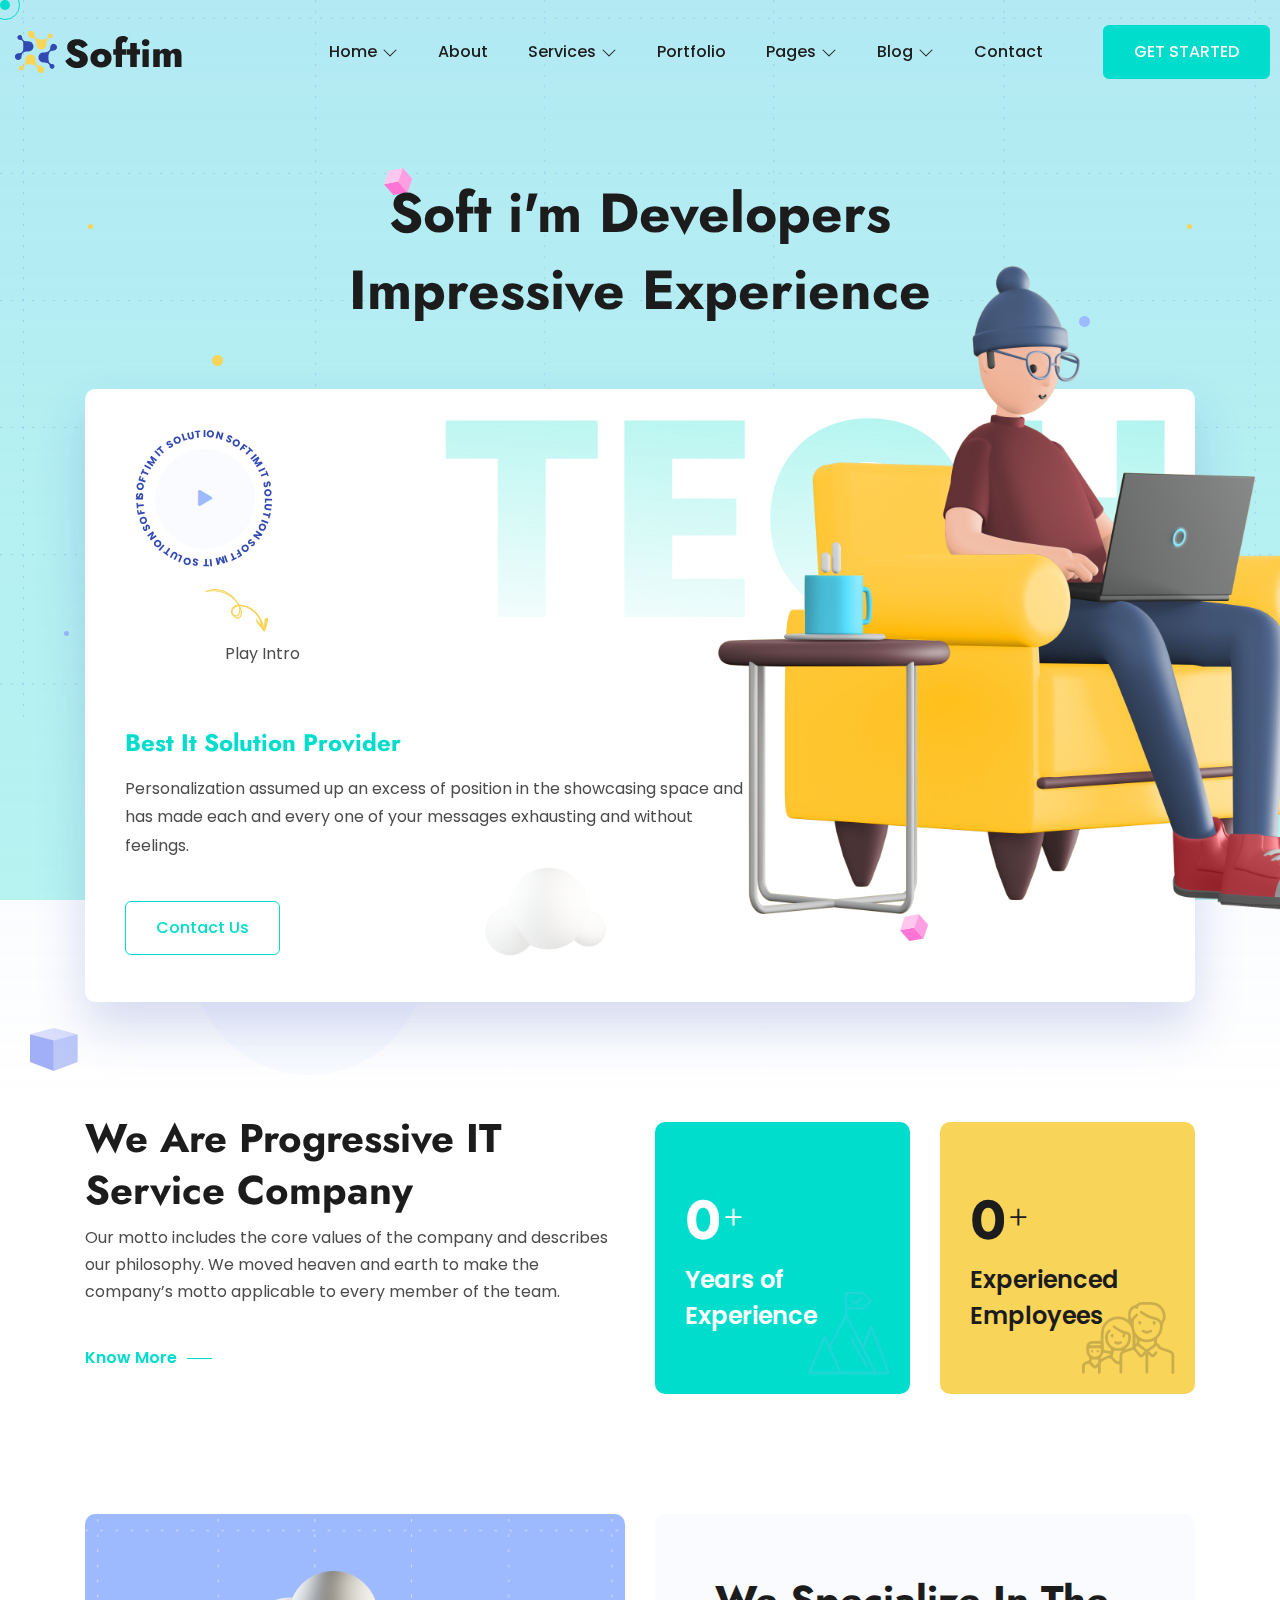
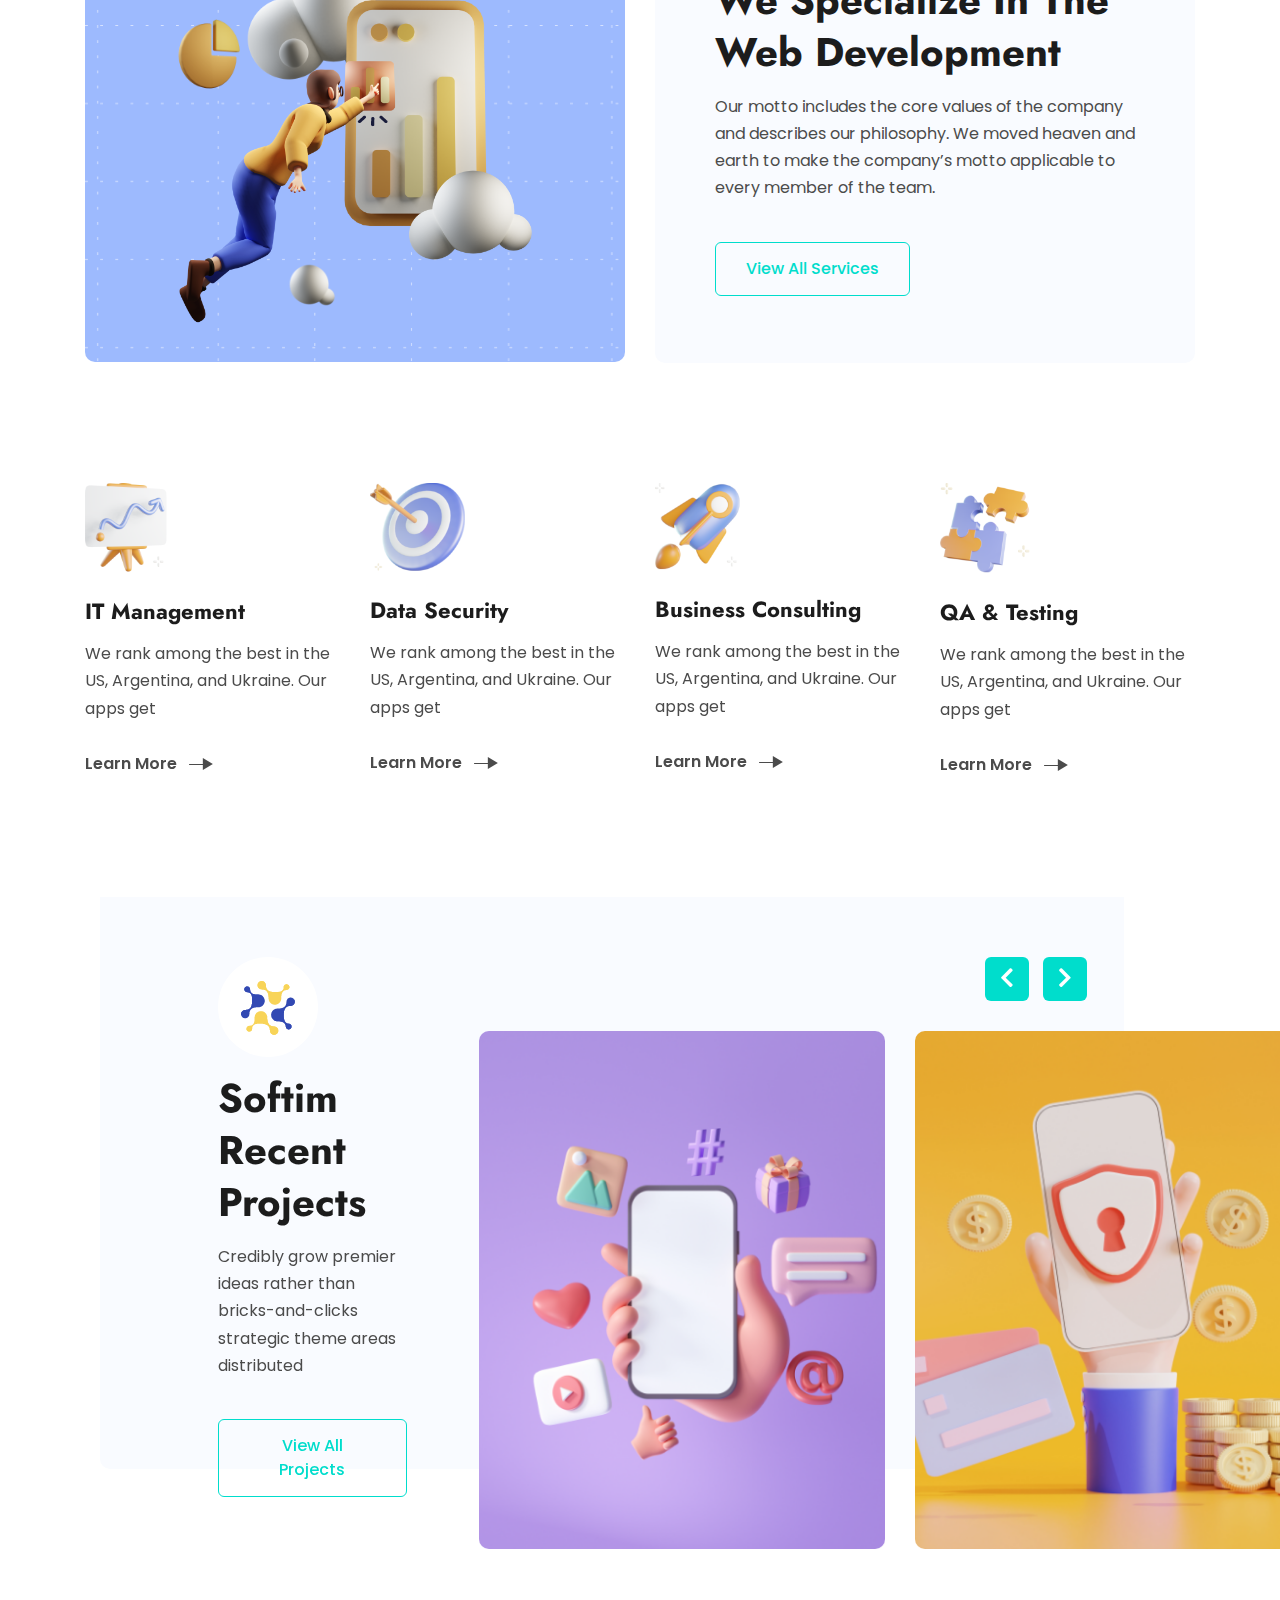
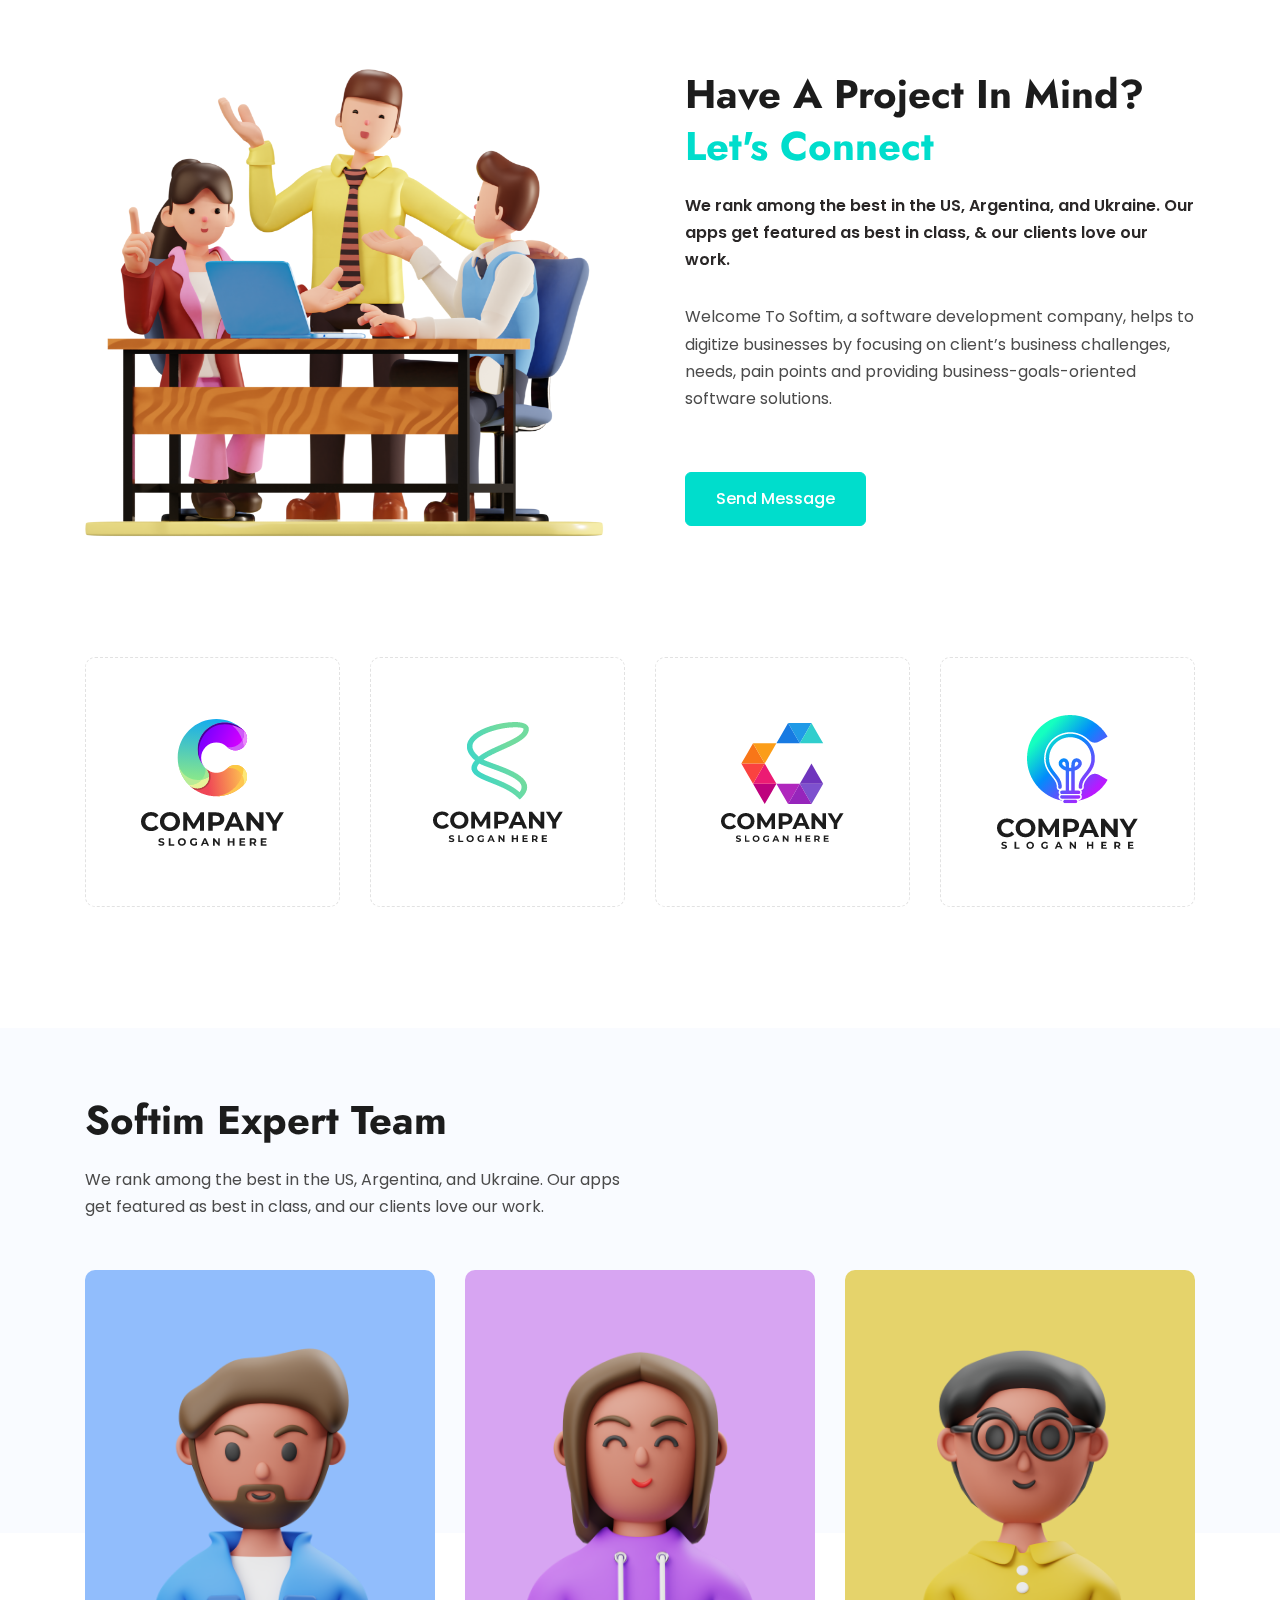
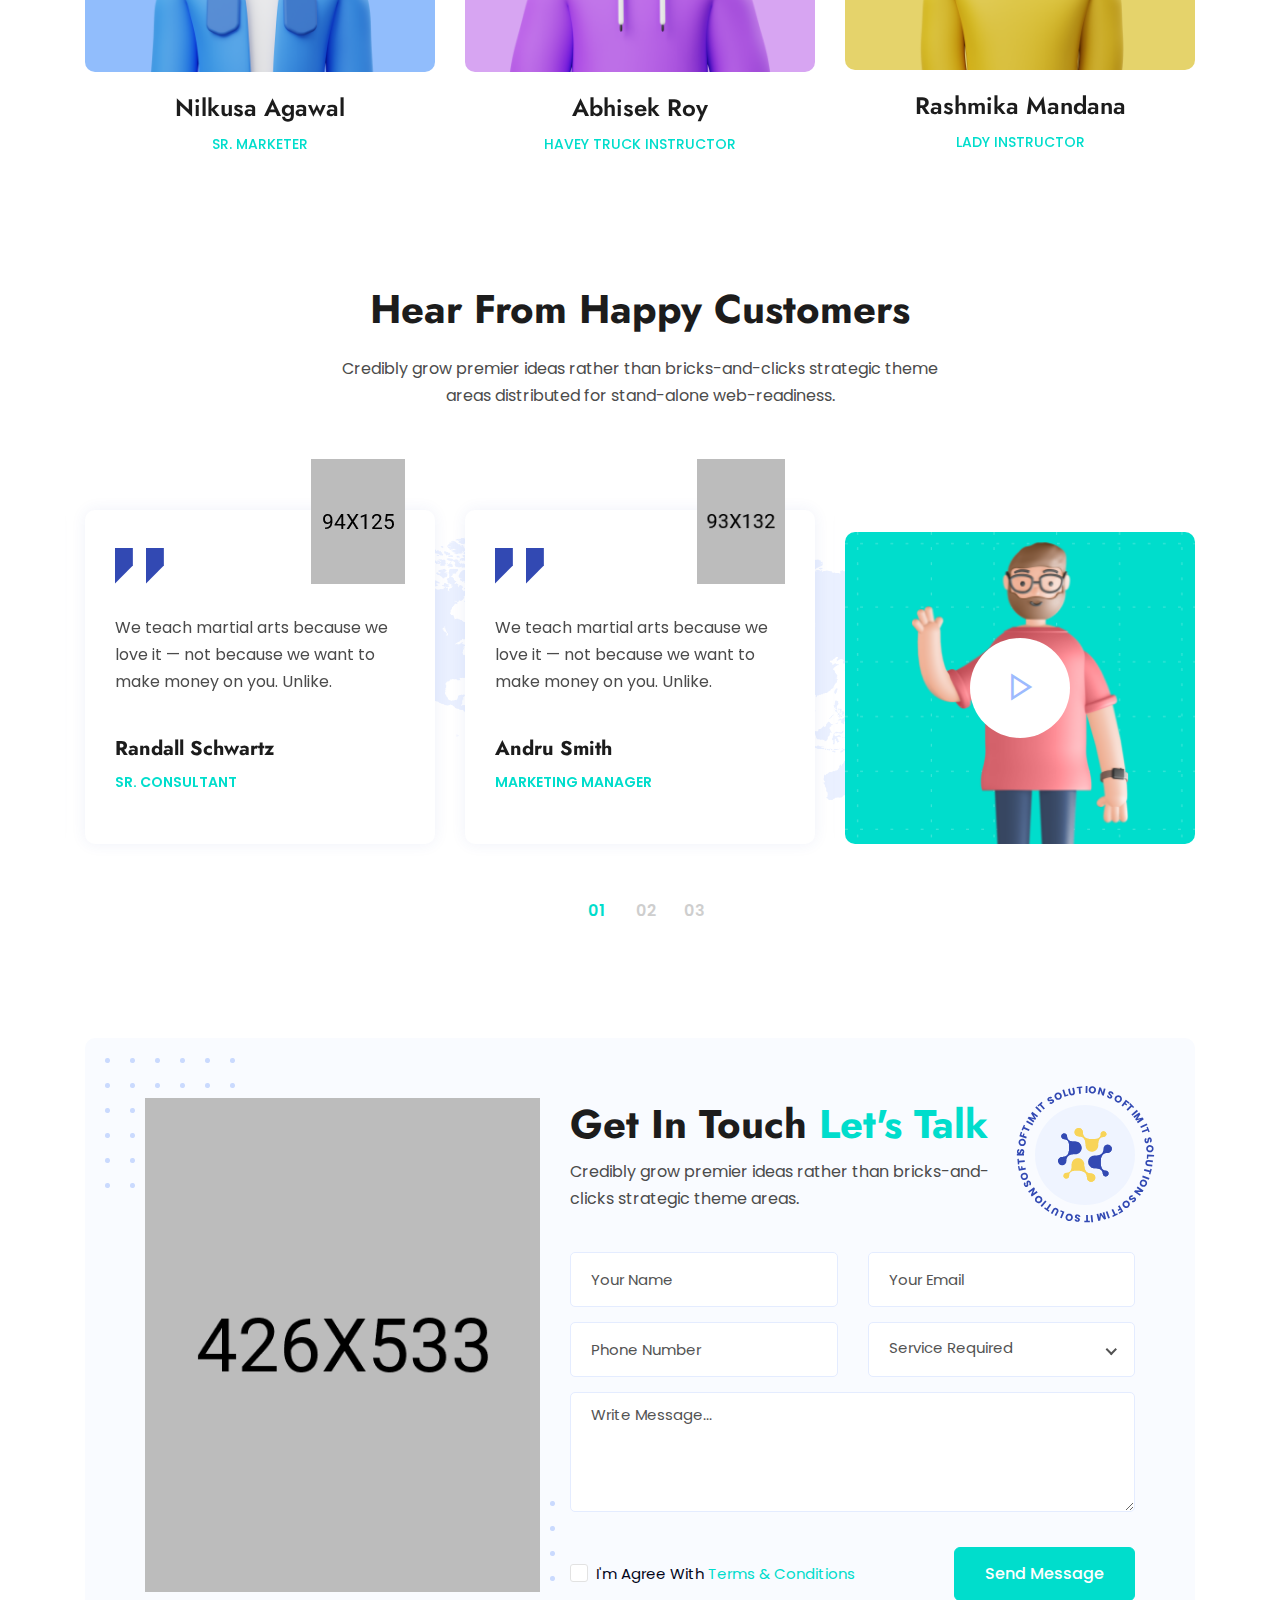
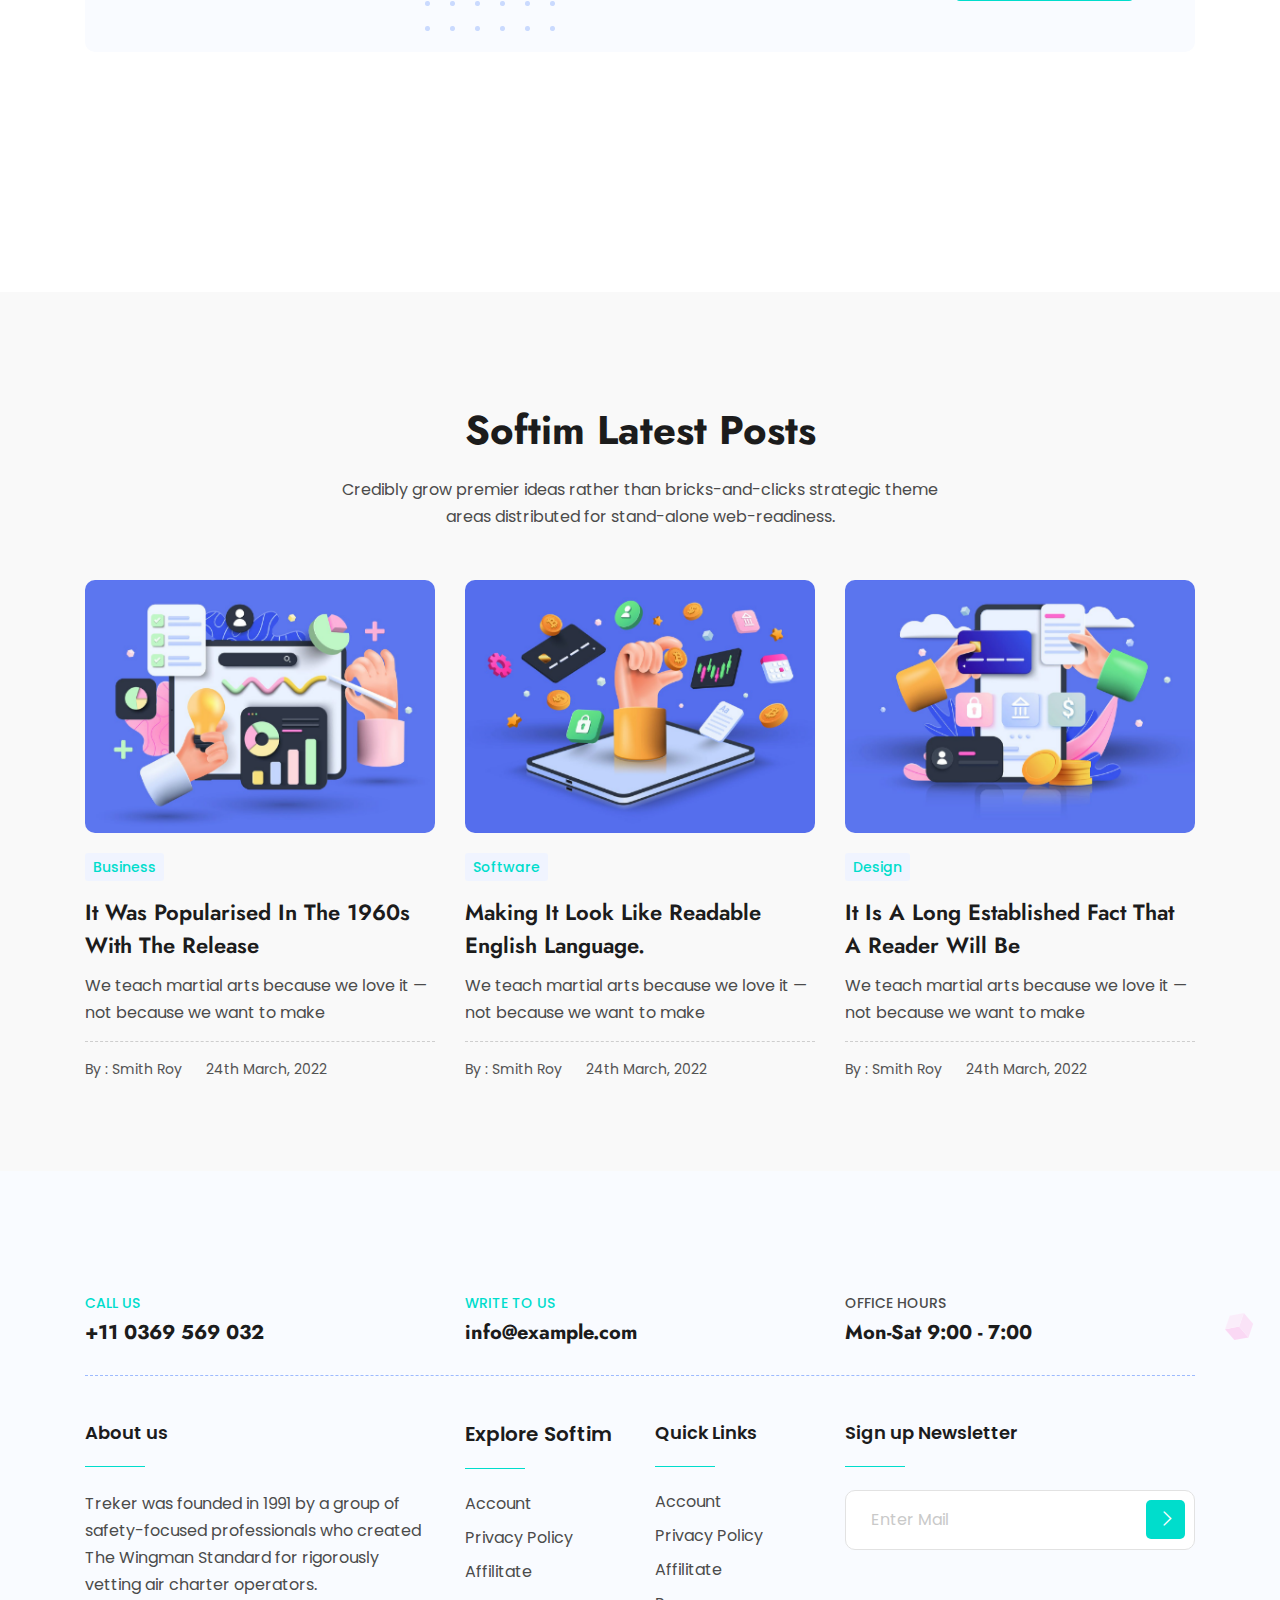
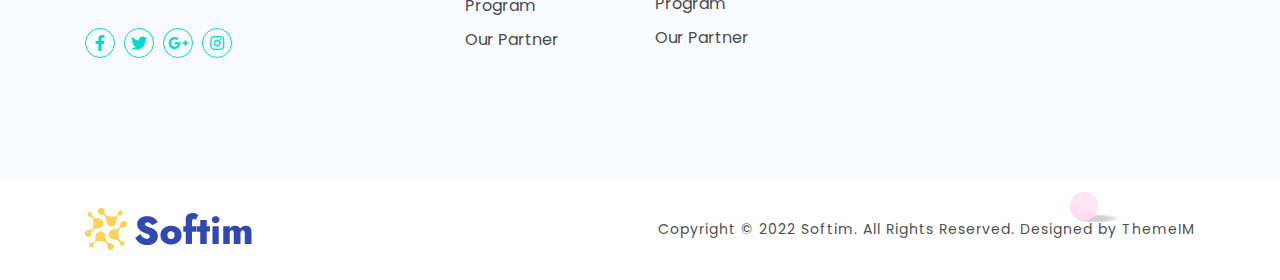
<file: index-two.html>
<!DOCTYPE html>
<html lang="en">
<head>
    <meta charset="UTF-8">
    <meta name="viewport" content="width=device-width, initial-scale=1.0">
    <meta http-equiv="X-UA-Compatible" content="ie=edge">
    <title>Softim - It Solution Html Template</title>
    <link rel="preconnect" href="https://fonts.googleapis.com">
    <link rel="preconnect" href="https://fonts.gstatic.com" crossorigin>
    <link href="https://fonts.googleapis.com/css2?family=Jost:ital,wght@0,100;0,200;0,300;0,400;0,500;0,600;0,700;0,800;0,900;1,100;1,200;1,300;1,400;1,500;1,600;1,700;1,800;1,900&family=Poppins:ital,wght@0,100;0,200;0,300;0,400;0,500;0,600;0,700;0,800;0,900;1,100;1,200;1,300;1,400;1,500;1,600;1,700;1,800;1,900&display=swap" rel="stylesheet">
    <!-- fontawesome css link -->
    <link rel="stylesheet" href="assets/css/fontawesome-all.min.css">
    <!-- bootstrap css link -->
    <link rel="stylesheet" href="assets/css/bootstrap.min.css">
    <!-- favicon -->
    <link rel="shortcut icon" href="assets/images/fav.png" type="image/x-icon">
    <!-- swipper css link -->
    <link rel="stylesheet" href="assets/css/swiper.min.css">
    <!-- lightcase css links -->
    <link rel="stylesheet" href="assets/css/lightcase.css">
    <!-- odometer css link -->
    <link rel="stylesheet" href="assets/css/odometer.css">
    <!-- line-awesome-icon css -->
    <link rel="stylesheet" href="assets/css/icomoon.css">
    <!-- line-awesome-icon css -->
    <link rel="stylesheet" href="assets/css/line-awesome.min.css">
    <!-- animate.css -->
    <link rel="stylesheet" href="assets/css/animate.css">
    <!-- aos.css -->
    <link rel="stylesheet" href="assets/css/aos.css">
    <!-- nice select css -->
    <link rel="stylesheet" href="assets/css/nice-select.css">
    <!-- main style css link -->
    <link rel="stylesheet" href="assets/css/style.css">
</head>
<body>



<!--~~~~~~~~~~~~~~~~~~~~~~~~~~~~~~~~~~~~~~~
    Start Preloader
~~~~~~~~~~~~~~~~~~~~~~~~~~~~~~~~~~~~~~~~-->
<div class="preloader">
    <div class="drawing" id="loading">
        <div class="loading-dot"></div>
    </div>
</div>
<!--~~~~~~~~~~~~~~~~~~~~~~~~~~~~~~~~~~~~~~~
    End Preloader
~~~~~~~~~~~~~~~~~~~~~~~~~~~~~~~~~~~~~~~~-->


<div class="cursor"></div>
<div class="cursor-follower"></div>


<!--~~~~~~~~~~~~~~~~~~~~~~~~~~~~~~~~~~~~~~~
    Start Header
~~~~~~~~~~~~~~~~~~~~~~~~~~~~~~~~~~~~~~~~-->
<header class="header-section two">
    <div class="header">
        <div class="header-bottom-area">
            <div class="container custom-container">
                <div class="header-menu-content">
                    <nav class="navbar navbar-expand-xl p-0">
                        <a class="site-logo site-title" href="index.html"><img src="assets/images/logo-three.png" alt="site-logo"></a>
                        <button class="navbar-toggler d-block d-xl-none ml-auto" type="button" data-toggle="collapse" data-target="#navbarSupportedContent"
                            aria-controls="navbarSupportedContent" aria-expanded="false" aria-label="Toggle navigation">
                            <span class="toggle-bar"></span>
                        </button>
                        <div class="collapse navbar-collapse justify-content-end" id="navbarSupportedContent">
                            <ul class="navbar-nav main-menu">
                                <li class="menu_has_children">
                                    <a href="#0">Home <i class="las la-angle-down"></i></a>
                                    <ul class="sub-menu">
                                        <li><a href="index.html">Home One</a></li>
                                        <li><a href="index-two.html">Home Two</a></li>
                                        <li><a href="index-three.html">Home Three</a></li>
                                        <li><a href="index-four.html">Home Four</a></li>
                                        <li><a href="index-five.html">Home Five</a></li>
                                    </ul>
                                </li>
                                <li><a href="about.html">About</a></li>
                                <li class="menu_has_children">
                                    <a href="#0">Services <i class="las la-angle-down"></i></a>
                                    <ul class="sub-menu">
                                        <li><a href="service.html">Service One</a></li>
                                        <li><a href="service-two.html">Service Two</a></li>
                                        <li><a href="service-details.html">Service Details</a></li>
                                        <li><a href="service-details-two.html">Service Details Two</a></li>
                                    </ul>
                                </li>
                                <li><a href="portfolio.html">Portfolio</a></li>
                                <li class="menu_has_children">
                                    <a href="#0">Pages <i class="las la-angle-down"></i></a>
                                    <ul class="sub-menu">
                                        <li><a href="project.html">Project</a></li>
                                        <li><a href="project-details.html">Project Details</a></li>
                                        <li><a href="product.html">Product</a></li>
                                        <li><a href="product-details.html">Product Details</a></li>
                                        <li><a href="cart.html">Cart</a></li>
                                        <li><a href="team.html">Team</a></li>
                                        <li><a href="team-details.html">Team Details</a></li>
                                        <li><a href="plan.html">Pricing Plan</a></li>
                                        <li><a href="faq.html">FAQ</a></li>
                                    </ul>
                                </li>
                                <li class="menu_has_children">
                                    <a href="#0">Blog <i class="las la-angle-down"></i></a>
                                    <ul class="sub-menu">
                                        <li><a href="blog.html">Blog</a></li>
                                        <li><a href="blog-classic.html">Blog Classic</a></li>
                                        <li><a href="blog-details.html">Blog Details</a></li>
                                    </ul>
                                </li>
                                <li><a href="contact.html">Contact</a></li>
                            </ul>
                            <div class="header-right">
                                <div class="header-action-area">
                                    <div class="header-action">
                                        <a href="contact.html" class="btn--base">GET STARTED</a>
                                    </div>
                                </div>
                            </div>
                        </div>
                    </nav>
                </div>
            </div>
        </div>
    </div>
</header>
<!--~~~~~~~~~~~~~~~~~~~~~~~~~~~~~~~~~~~~~~~
    End Header
~~~~~~~~~~~~~~~~~~~~~~~~~~~~~~~~~~~~~~~~-->


<!--~~~~~~~~~~~~~~~~~~~~~~~~~~~~~~~~~~~~~~~
    Start Banner
~~~~~~~~~~~~~~~~~~~~~~~~~~~~~~~~~~~~~~~~-->
<section class="banner-section two">
    <div class="banner-element-four">
        <img src="assets/images/element/element-6.png" alt="element">
    </div>
    <div class="banner-element-five">
        <img src="assets/images/element/element-7.png" alt="element">
    </div>
    <div class="banner-element-eightteen">
        <img src="assets/images/element/element-53.png" alt="element">
    </div>
    <div class="banner-element-nineteen">
        <img src="assets/images/element/element-6.png" alt="element">
    </div>
    <div class="banner-element-twenty">
        <img src="assets/images/element/element-7.png" alt="element">
    </div>
    <div class="banner-element-twenty-one">
        <img src="assets/images/element/element-7.png" alt="element">
    </div>
    <div class="banner-element-twenty-two">
        <img src="assets/images/element/element-54.png" alt="element">
    </div>
    <div class="banner-element-twenty-three">
        <img src="assets/images/element/element-55.png" alt="element">
    </div>
    <div class="banner-element-twenty-four">
        <img src="assets/images/element/element-56.png" alt="element">
    </div>
    <div class="banner-element-twenty-six">
        <img src="assets/images/element/element-64.png" alt="element">
    </div>
    <div class="container">
        <div class="row justify-content-center align-items-center mb-30-none">
            <div class="col-xl-12 mb-30">
                <div class="banner-content two">
                   <div class="banner-content-header" data-aos="fade-up" data-aos-duration="1200">
                        <h1 class="title">Soft i'm Developers</h1>
                        <h1 class="title">Impressive Experience</h1>
                   </div>
                    <div class="banner-area">
                        <div class="banner-text">
                            <span>TECH</span>
                        </div>
                        <div class="banner-left-content">
                            <div class="banner-left-video">
                                <div class="circle">
                                    <svg version="1.1" xmlns="http://www.w3.org/2000/svg" xmlns:xlink="http://www.w3.org/1999/xlink" x="0px" y="0px" width="300px" height="300px" viewBox="0 0 300 300" enable-background="new 0 0 300 300" xml:space="preserve">
                                        <defs>
                                            <path id="circlePath" d=" M 150, 150 m -60, 0 a 60,60 0 0,1 120,0 a 60,60 0 0,1 -120,0 "/>
                                        </defs>
                                        <circle cx="150" cy="100" r="75" fill="none"/>
                                        <g>
                                            <use xlink:href="#circlePath" fill="none"/>
                                            <text fill="#3249b3">
                                                <textPath xlink:href="#circlePath">Softim it solution Softim it solution Softim it solution Softim it solution</textPath>
                                            </text>
                                        </g>
                                    </svg>
                                </div>
                                <div class="video-main">
                                    <div class="promo-video">
                                        <div class="waves-block">
                                            <div class="waves wave-1"></div>
                                            <div class="waves wave-2"></div>
                                            <div class="waves wave-3"></div>
                                        </div>
                                    </div>
                                    <a class="video-icon video" data-rel="lightcase:myCollection" href="https://www.youtube.com/embed/LRhrNC-OC0Y">
                                        <i class="fas fa-play"></i>
                                    </a>
                                </div>
                            </div>
                            <div class="banner-left-arrow">
                                <img src="assets/images/element/element-1.png" alt="element">
                            </div>
                            <div class="banner-left-intro">
                                <span>Play Intro</span>
                            </div>
                            <div class="banner-left-footer">
                                <h3 class="title">Best It Solution Provider</h3>
                                <p>Personalization assumed up an excess of position in the showcasing space and has made each and every one of your messages exhausting and without feelings.</p>
                                <div class="banner-left-btn">
                                    <a href="contact.html" class="btn--base active">Contact Us</a>
                                </div>
                            </div>
                        </div>
                        <div class="banner-thumb">
                            <img src="assets/images/element/element-52.png" alt="element">
                        </div>
                    </div>
                </div>
            </div>
        </div>
    </div>
</section>
<!--~~~~~~~~~~~~~~~~~~~~~~~~~~~~~~~~~~~~~~~
    End Banner
~~~~~~~~~~~~~~~~~~~~~~~~~~~~~~~~~~~~~~~~-->


<!--~~~~~~~~~~~~~~~~~~~~~~~~~~~~~~~~~~~~~~~
    Start Scroll-To-Top
~~~~~~~~~~~~~~~~~~~~~~~~~~~~~~~~~~~~~~~~-->
<a href="#" class="scrollToTop"><i class="las la-angle-double-up"></i></a>
<!--~~~~~~~~~~~~~~~~~~~~~~~~~~~~~~~~~~~~~~~
    End Scroll-To-Top
~~~~~~~~~~~~~~~~~~~~~~~~~~~~~~~~~~~~~~~~-->


<!--~~~~~~~~~~~~~~~~~~~~~~~~~~~~~~~~~~~~~~~
    Start Statistics
~~~~~~~~~~~~~~~~~~~~~~~~~~~~~~~~~~~~~~~~-->
<section class="statistics-section pb-120">
    <div class="statistics-element-one">
        <img src="assets/images/element/element-39.png" alt="element">
    </div>
    <div class="statistics-element-two">
        <img src="assets/images/element/element-60.png" alt="element">
    </div>
    <div class="statistics-element-three">
        <img src="assets/images/element/element-26.png" alt="element">
    </div>
    <div class="container">
        <div class="row justify-content-center mb-30-none">
            <div class="col-xl-6 col-lg-6 mb-30">
                <div class="statistics-left-content">
                    <h2 class="title">We are progressive IT service company</h2>
                    <p>Our motto includes the core values of the company and describes our philosophy. We moved heaven and earth to make the company’s motto applicable to every member of the team.</p>
                    <div class="statistics-left-btn">
                        <a href="about.html" class="custom-btn">Know More</a>
                    </div>
                </div>
            </div>
            <div class="col-xl-6 col-lg-6 mb-30">
                <div class="statistics-item-area">
                    <div class="row mb-30-none">
                        <div class="col-xl-6 col-lg-6 col-md-6 mb-30">
                            <div class="statistics-item">
                                <div class="statistics-icon">
                                    <img src="assets/images/icon/icon-8.png" alt="icon">
                                </div>
                                <div class="statistics-content">
                                    <div class="odo-area">
                                        <h3 class="odo-title odometer" data-odometer-final="10">0</h3>
                                        <h3 class="title">+</h3>
                                    </div>
                                    <p>Years of Experience</p>
                                </div>
                            </div>
                        </div>
                        <div class="col-xl-6 col-lg-6 col-md-6 mb-30">
                            <div class="statistics-item">
                                <div class="statistics-icon">
                                    <img src="assets/images/icon/icon-9.png" alt="icon">
                                </div>
                                <div class="statistics-content">
                                    <div class="odo-area">
                                        <h3 class="odo-title odometer" data-odometer-final="120">0</h3>
                                        <h3 class="title">+</h3>
                                    </div>
                                    <p>Experienced Employees</p>
                                </div>
                            </div>
                        </div>
                    </div>
                </div>
            </div>
        </div>
    </div>
</section>
<!--~~~~~~~~~~~~~~~~~~~~~~~~~~~~~~~~~~~~~~~
    End Statistics
~~~~~~~~~~~~~~~~~~~~~~~~~~~~~~~~~~~~~~~~-->


<!--~~~~~~~~~~~~~~~~~~~~~~~~~~~~~~~~~~~~~~~
    Start Overview
~~~~~~~~~~~~~~~~~~~~~~~~~~~~~~~~~~~~~~~~-->
<section class="overview-section pb-120">
    <div class="overview-element">
        <img src="assets/images/element/element-24.png" alt="element">
    </div>
    <div class="container">
        <div class="row justify-content-center mb-30-none">
            <div class="col-xl-6 col-lg-6 mb-30">
                <div class="overview-thumb">
                    <img src="assets/images/element/element-61.png" alt="element">
                    <div class="overview-thumb-element">
                        <img src="assets/images/element/element-62.png" alt="element">
                    </div>
                </div>
            </div>
            <div class="col-xl-6 col-lg-6 mb-30">
                <div class="overview-content">
                    <h2 class="title">We specialize in the web development</h2>
                    <p>Our motto includes the core values of the company and describes our philosophy. We moved heaven and earth to make the company’s motto applicable to every member of the team.</p>
                    <div class="overview-btn">
                        <a href="service.html" class="btn--base active">View All Services</a>
                    </div>
                </div>
            </div>
        </div>
    </div>
</section>
<!--~~~~~~~~~~~~~~~~~~~~~~~~~~~~~~~~~~~~~~~
    End Overview
~~~~~~~~~~~~~~~~~~~~~~~~~~~~~~~~~~~~~~~~-->


<!--~~~~~~~~~~~~~~~~~~~~~~~~~~~~~~~~~~~~~~~
    Start Service
~~~~~~~~~~~~~~~~~~~~~~~~~~~~~~~~~~~~~~~~-->
<section class="service-section two pb-120">
    <div class="service-element-one two">
        <img src="assets/images/element/element-23.png" alt="element">
    </div>
    <div class="container">
        <div class="row justify-content-center mb-60-none">
            <div class="col-xl-3 col-lg-4 col-md-6 col-sm-6 mb-60">
                <div class="service-item two">
                    <div class="service-icon">
                        <img src="assets/images/icon/icon-3.png" alt="icon">
                    </div>
                    <div class="service-content">
                        <h3 class="title">IT Management</h3>
                        <p>We rank among the best in the US, Argentina, and Ukraine. Our apps get</p>
                        <div class="service-btn">
                            <a href="service.html" class="custom-btn">Learn More <i class="icon-Group-2361 ml-2"></i></a>
                        </div>
                    </div>
                </div>
            </div>
            <div class="col-xl-3 col-lg-4 col-md-6 col-sm-6 mb-60">
                <div class="service-item two">
                    <div class="service-icon">
                        <img src="assets/images/icon/icon-4.png" alt="icon">
                    </div>
                    <div class="service-content">
                        <h3 class="title">Data Security</h3>
                        <p>We rank among the best in the US, Argentina, and Ukraine. Our apps get</p>
                        <div class="service-btn">
                            <a href="service.html" class="custom-btn">Learn More <i class="icon-Group-2361 ml-2"></i></a>
                        </div>
                    </div>
                </div>
            </div>
            <div class="col-xl-3 col-lg-4 col-md-6 col-sm-6 mb-60">
                <div class="service-item two">
                    <div class="service-icon">
                        <img src="assets/images/icon/icon-5.png" alt="icon">
                    </div>
                    <div class="service-content">
                        <h3 class="title">Business Consulting</h3>
                        <p>We rank among the best in the US, Argentina, and Ukraine. Our apps get</p>
                        <div class="service-btn">
                            <a href="service.html" class="custom-btn">Learn More <i class="icon-Group-2361 ml-2"></i></a>
                        </div>
                    </div>
                </div>
            </div>
            <div class="col-xl-3 col-lg-4 col-md-6 col-sm-6 mb-60">
                <div class="service-item two">
                    <div class="service-icon">
                        <img src="assets/images/icon/icon-6.png" alt="icon">
                    </div>
                    <div class="service-content">
                        <h3 class="title">QA & Testing</h3>
                        <p>We rank among the best in the US, Argentina, and Ukraine. Our apps get</p>
                        <div class="service-btn">
                            <a href="service.html" class="custom-btn">Learn More <i class="icon-Group-2361 ml-2"></i></a>
                        </div>
                    </div>
                </div>
            </div>
        </div>
    </div>
</section>
<!--~~~~~~~~~~~~~~~~~~~~~~~~~~~~~~~~~~~~~~~
    End Service
~~~~~~~~~~~~~~~~~~~~~~~~~~~~~~~~~~~~~~~~-->


<!--~~~~~~~~~~~~~~~~~~~~~~~~~~~~~~~~~~~~~~~
    Start Project
~~~~~~~~~~~~~~~~~~~~~~~~~~~~~~~~~~~~~~~~-->
<section class="project-section two">
    <div class="project-element-one two">
        <img src="assets/images/element/element-60.png" alt="element">
    </div>
    <div class="project-element-two two">
        <img src="assets/images/element/element-65.png" alt="element">
    </div>
    <div class="container-fluid p-0">
        <div class="project-area">
            <div class="row justify-content-center mb-30-none">
                <div class="col-xl-2 offset-xl-2 col-md-12 col-lg-4 mb-30">
                    <div class="project-left-content">
                        <div class="logo-icon">
                            <img src="assets/images/fav.png" alt="favicon">
                        </div>
                        <h2 class="title">Softim Recent Projects</h2>
                        <p>Credibly grow premier ideas rather than bricks-and-clicks strategic theme areas distributed</p>
                        <div class="project-left-btn">
                            <a href="project.html" class="btn--base active">View All Projects</a>
                        </div>
                    </div>
                </div>
                <div class="col-xl-8 col-xxl-8 col-lg-8 mb-30">
                    <div class="project-slider-area">
                        <div class="slider-prev">
                            <i class="fas fa-chevron-left"></i>
                        </div>
                        <div class="slider-next">
                            <i class="fas fa-chevron-right"></i>
                        </div>
                        <div class="project-slider">
                            <div class="swiper-wrapper">
                                <div class="swiper-slide">
                                    <div class="project-thumb two">
                                        <img src="assets/images/project/project-3.png" alt="project">
                                        <div class="project-overlay">
                                            <div class="overlay-content">
                                                <h4 class="title"><a href="project-details.html">Brand redesign meanwhile <br> focusing product</a></h4>
                                            </div>
                                        </div>
                                    </div>
                                </div>
                                <div class="swiper-slide">
                                    <div class="project-thumb two">
                                        <img src="assets/images/project/project-4.png" alt="project">
                                        <div class="project-overlay">
                                            <div class="overlay-content">
                                                <h4 class="title"><a href="project-details.html">Brand redesign meanwhile <br> focusing product</a></h4>
                                            </div>
                                        </div>
                                    </div>
                                </div>
                                <div class="swiper-slide">
                                    <div class="project-thumb two">
                                        <img src="assets/images/project/project-5.png" alt="project">
                                        <div class="project-overlay">
                                            <div class="overlay-content">
                                                <h4 class="title"><a href="project-details.html">Brand redesign meanwhile <br> focusing product</a></h4>
                                            </div>
                                        </div>
                                    </div>
                                </div>
                            </div>
                        </div>
                    </div>
                </div>
            </div>
        </div>
    </div>
</section>
<!--~~~~~~~~~~~~~~~~~~~~~~~~~~~~~~~~~~~~~~~
    End Project
~~~~~~~~~~~~~~~~~~~~~~~~~~~~~~~~~~~~~~~~-->


<!--~~~~~~~~~~~~~~~~~~~~~~~~~~~~~~~~~~~~~~~
    Start About
~~~~~~~~~~~~~~~~~~~~~~~~~~~~~~~~~~~~~~~~-->
<section class="about-section pt-120">
    <div class="about-element-one two">
        <img src="assets/images/element/element-39.png" alt="element">
    </div>
    <div class="container">
        <div class="about-area">
            <div class="row justify-content-center align-items-center mb-30-none">
                <div class="col-xl-6 col-lg-6 mb-30">
                    <div class="box-wrapper two">
                        <div class="box3"></div>
                        <div class="box1">
                            <div class="box-element-one">
                                <img src="assets/images/element/element-59.png" alt="element">
                            </div>
                            <div class="box-element-two">
                                <img src="assets/images/element/element-7.png" alt="element">
                            </div>
                        </div>
                        <div class="box2">
                            <div class="box-element-five">
                                <img src="assets/images/element/element-16.png" alt="element">
                            </div>
                            <div class="box-element-six">
                                <img src="assets/images/element/element-7.png" alt="element">
                            </div>
                        </div>
                    </div>
                    <div class="about-thumb">
                        <img src="assets/images/element/element-58.png" alt="element">
                    </div>
                </div>
                <div class="col-xl-6 col-lg-6 mb-30">
                    <div class="about-content">
                        <h2 class="title">Have a project in mind? <span class="text--base">Let's connect</span></h2>
                        <p class="para">We rank among the best in the US, Argentina, and Ukraine. Our apps get featured as best in class, & our clients love our work.</p>
                        <p>Welcome To Softim, a software development company, helps to digitize businesses by focusing on client’s business challenges, needs, pain points and providing business-goals-oriented software solutions.</p>
                        <div class="about-btn">
                            <a href="contact.html" class="btn--base">Send Message</a>
                        </div>
                    </div>
                </div>
            </div>
        </div>
    </div>
</section>
<!--~~~~~~~~~~~~~~~~~~~~~~~~~~~~~~~~~~~~~~~
    End About
~~~~~~~~~~~~~~~~~~~~~~~~~~~~~~~~~~~~~~~~-->


<!--~~~~~~~~~~~~~~~~~~~~~~~~~~~~~~~~~~~~~~~
    Start Brand
~~~~~~~~~~~~~~~~~~~~~~~~~~~~~~~~~~~~~~~~-->
<div class="brand-section pt-120">
    <div class="container">
        <div class="row justify-content-center">
            <div class="col-xl-12">
                <div class="brand-slider-area">
                    <div class="brand-slider">
                        <div class="swiper-wrapper">
                            <div class="swiper-slide">
                                <div class="brand-item">
                                    <img src="assets/images/brand/brand-1.png" alt="brand">
                                </div>
                            </div>
                            <div class="swiper-slide">
                                <div class="brand-item">
                                    <img src="assets/images/brand/brand-2.png" alt="brand">
                                </div>
                            </div>
                            <div class="swiper-slide">
                                <div class="brand-item">
                                    <img src="assets/images/brand/brand-3.png" alt="brand">
                                </div>
                            </div>
                            <div class="swiper-slide">
                                <div class="brand-item">
                                    <img src="assets/images/brand/brand-4.png" alt="brand">
                                </div>
                            </div>
                        </div>
                    </div>
                </div>
            </div>
        </div>
    </div>
</div>
<!--~~~~~~~~~~~~~~~~~~~~~~~~~~~~~~~~~~~~~~~
    End Brand
~~~~~~~~~~~~~~~~~~~~~~~~~~~~~~~~~~~~~~~~-->


<!--~~~~~~~~~~~~~~~~~~~~~~~~~~~~~~~~~~~~~~~
    Start Team
~~~~~~~~~~~~~~~~~~~~~~~~~~~~~~~~~~~~~~~~-->
<section class="team-section two ptb-120">
    <div class="container">
        <div class="row">
            <div class="col-xl-12">
                <div class="section-header-wrapper">
                    <div class="section-header">
                        <h2 class="section-title">Softim Expert Team</h2>
                        <p>We rank among the best in the US, Argentina, and Ukraine. Our apps get featured as best in class, and our clients love our work.</p>
                    </div>
                    <div class="slider-nav-area">
                        <div class="slider-prev">
                            <i class="fas fa-chevron-left"></i>
                        </div>
                        <div class="slider-next">
                            <i class="fas fa-chevron-right"></i>
                        </div>
                    </div>
                </div>
            </div>
        </div>
        <div class="row justify-content-center mb-30-none">
            <div class="col-xl-12">
                <div class="team-slider-area two">
                    <div class="team-slider two">
                        <div class="swiper-wrapper">
                            <div class="swiper-slide">
                                <div class="team-item">
                                    <div class="team-thumb">
                                        <img src="assets/images/team/team-5.png" alt="team">
                                        <div class="team-social-area">
                                            <ul class="team-social">
                                                <li><a href="#0"><i class="fab fa-facebook-f"></i></a></li>
                                                <li><a href="#0"><i class="fab fa-twitter"></i></a></li>
                                                <li><a href="#0"><i class="fab fa-google-plus-g"></i></a></li>
                                                <li><a href="#0"><i class="fab fa-instagram"></i></a></li>
                                            </ul>
                                        </div>
                                    </div>
                                    <div class="team-content">
                                        <h3 class="title"><a href="team-details.html">Nilkusa Agawal</a></h3>
                                        <span class="sub-title">Sr. Marketer</span>
                                    </div>
                                </div>
                            </div>
                            <div class="swiper-slide">
                                <div class="team-item">
                                    <div class="team-thumb">
                                        <img src="assets/images/team/team-4.png" alt="team">
                                        <div class="team-social-area">
                                            <ul class="team-social">
                                                <li><a href="#0"><i class="fab fa-facebook-f"></i></a></li>
                                                <li><a href="#0"><i class="fab fa-twitter"></i></a></li>
                                                <li><a href="#0"><i class="fab fa-google-plus-g"></i></a></li>
                                                <li><a href="#0"><i class="fab fa-instagram"></i></a></li>
                                            </ul>
                                        </div>
                                    </div>
                                    <div class="team-content">
                                        <h3 class="title"><a href="team-details.html">Abhisek Roy</a></h3>
                                        <span class="sub-title">Havey Truck Instructor</span>
                                    </div>
                                </div>
                            </div>
                            <div class="swiper-slide">
                                <div class="team-item">
                                    <div class="team-thumb">
                                        <img src="assets/images/team/team-6.png" alt="team">
                                        <div class="team-social-area">
                                            <ul class="team-social">
                                                <li><a href="#0"><i class="fab fa-facebook-f"></i></a></li>
                                                <li><a href="#0"><i class="fab fa-twitter"></i></a></li>
                                                <li><a href="#0"><i class="fab fa-google-plus-g"></i></a></li>
                                                <li><a href="#0"><i class="fab fa-instagram"></i></a></li>
                                            </ul>
                                        </div>
                                    </div>
                                    <div class="team-content">
                                        <h3 class="title"><a href="team-details.html">Rashmika Mandana</a></h3>
                                        <span class="sub-title">Lady Instructor</span>
                                    </div>
                                </div>
                            </div>
                        </div>
                    </div>
                </div>
            </div>
        </div>
    </div>
</section>
<!--~~~~~~~~~~~~~~~~~~~~~~~~~~~~~~~~~~~~~~~
    End Team
~~~~~~~~~~~~~~~~~~~~~~~~~~~~~~~~~~~~~~~~-->


<!--~~~~~~~~~~~~~~~~~~~~~~~~~~~~~~~~~~~~~~~
    Start Client
~~~~~~~~~~~~~~~~~~~~~~~~~~~~~~~~~~~~~~~~-->
<section class="client-section two pb-120">
    <div class="client-element-one two">
        <img src="assets/images/element/element-66.png" alt="element">
    </div>
    <div class="client-element-two two">
        <img src="assets/images/element/element-45.png" alt="element">
    </div>
    <div class="client-element-three">
        <img src="assets/images/element/element-46.png" alt="element">
    </div>
    <div class="container">
        <div class="row justify-content-center">
            <div class="col-xl-7 col-lg-8 text-center">
                <div class="section-header">
                    <h2 class="section-title">Hear from happy customers</h2>
                    <p>Credibly grow premier ideas rather than bricks-and-clicks strategic theme areas distributed for stand-alone web-readiness.</p>
                </div>
            </div>
        </div>
        <div class="client-area">
            <div class="row justify-content-center align-items-end mb-30-none">
                <div class="col-xl-8 col-lg-8 col-md-6 mb-30">
                    <div class="client-slider-area two">
                        <div class="client-slider-two">
                            <div class="swiper-wrapper">
                                <div class="swiper-slide">
                                    <div class="client-item">
                                        <div class="client-header">
                                            <div class="client-quote">
                                                <img src="assets/images/client/quote-2.png" alt="client">
                                            </div>
                                            <div class="client-thumb">
                                                <img src="assets/images/client/client-4.png" alt="client">
                                            </div>
                                        </div>
                                        <div class="client-content">
                                            <p>We teach martial arts because we love it — not because we want to make money on you. Unlike.</p>
                                        </div>
                                        <div class="client-footer">
                                            <div class="client-footer-left">
                                                <h4 class="title">Randall Schwartz</h4>
                                                <span class="sub-title">Sr. Consultant</span>
                                            </div>
                                        </div>
                                    </div>
                                </div>
                                <div class="swiper-slide">
                                    <div class="client-item">
                                        <div class="client-header">
                                            <div class="client-quote">
                                                <img src="assets/images/client/quote-2.png" alt="client">
                                            </div>
                                            <div class="client-thumb">
                                                <img src="assets/images/client/client-5.png" alt="client">
                                            </div>
                                        </div>
                                        <div class="client-content">
                                            <p>We teach martial arts because we love it — not because we want to make money on you. Unlike.</p>
                                        </div>
                                        <div class="client-footer">
                                            <div class="client-footer-left">
                                                <h4 class="title">Andru Smith</h4>
                                                <span class="sub-title">Marketing Manager</span>
                                            </div>
                                        </div>
                                    </div>
                                </div>
                                <div class="swiper-slide">
                                    <div class="client-item">
                                        <div class="client-header">
                                            <div class="client-quote">
                                                <img src="assets/images/client/quote-2.png" alt="client">
                                            </div>
                                            <div class="client-thumb">
                                                <img src="assets/images/client/client-4.png" alt="client">
                                            </div>
                                        </div>
                                        <div class="client-content">
                                            <p>We teach martial arts because we love it — not because we want to make money on you. Unlike.</p>
                                        </div>
                                        <div class="client-footer">
                                            <div class="client-footer-left">
                                                <h4 class="title">Randall Schwartz</h4>
                                                <span class="sub-title">Sr. Consultant</span>
                                            </div>
                                        </div>
                                    </div>
                                </div>
                            </div>
                        </div>
                    </div>
                </div>
                <div class="col-xl-4 col-lg-4 col-md-6 mb-30">
                    <div class="client-right-thumb">
                        <img src="assets/images/client/client-big.png" alt="client">
                        <div class="client-thumb-element">
                            <img src="assets/images/element/element-67.png" alt="element">
                        </div>
                        <div class="client-thumb-overlay">
                            <div class="client-thumb-video">
                                <div class="video-main">
                                    <div class="promo-video">
                                        <div class="waves-block">
                                            <div class="waves wave-1"></div>
                                            <div class="waves wave-2"></div>
                                            <div class="waves wave-3"></div>
                                        </div>
                                    </div>
                                    <a class="video-icon video" data-rel="lightcase:myCollection" href="https://www.youtube.com/embed/LRhrNC-OC0Y">
                                        <i class="las la-play"></i>
                                    </a>
                                </div>
                            </div>
                        </div>
                    </div>
                </div>
                <div class="client-pagination"></div>
                <div class="slider-prev">
                    <i class="las la-long-arrow-alt-left"></i>
                </div>
                <div class="slider-next">
                    <i class="las la-long-arrow-alt-right"></i>
                </div>
            </div>
        </div>
    </div>
</section>
<!--~~~~~~~~~~~~~~~~~~~~~~~~~~~~~~~~~~~~~~~
    End Client
~~~~~~~~~~~~~~~~~~~~~~~~~~~~~~~~~~~~~~~~-->


<!--~~~~~~~~~~~~~~~~~~~~~~~~~~~~~~~~~~~~~~~
    Start Contact
~~~~~~~~~~~~~~~~~~~~~~~~~~~~~~~~~~~~~~~~-->
<section class="contact-section two pb-120">
    <div class="container">
        <div class="contact-element-one">
            <img src="assets/images/element/element-6.png" alt="element">
        </div>
        <div class="contact-element-two">
            <img src="assets/images/element/element-39.png" alt="element">
        </div>
        <div class="contact-element-three">
            <img src="assets/images/element/element-26.png" alt="element">
        </div>
        <div class="contact-element-four">
            <img src="assets/images/element/element-7.png" alt="element">
        </div>
        <div class="contact-area">
            <div class="contact-element-five">
                <img src="assets/images/element/element-60.png" alt="element">
            </div>
            <div class="contact-element-six">
                <img src="assets/images/element/element-60.png" alt="element">
            </div>
            <div class="row mb-30-none">
                <div class="col-xl-5 col-lg-5 mb-30">
                    <div class="contact-thumb">
                        <img src="assets/images/contact.png" alt="contact">
                    </div>
                </div>
                <div class="col-xl-7 col-lg-7 mb-30">
                    <div class="contact-form-area">
                        <div class="contact-form-header">
                            <div class="left">
                                <h2 class="title">Get in Touch <span class="text--base">Let's Talk</span></h2>
                                <p>Credibly grow premier ideas rather than bricks-and-clicks strategic theme areas.</p>
                            </div>
                            <div class="right">
                                <div class="circle">
                                    <svg version="1.1" xmlns="http://www.w3.org/2000/svg" xmlns:xlink="http://www.w3.org/1999/xlink" x="0px" y="0px" width="300px" height="300px" viewBox="0 0 300 300" enable-background="new 0 0 300 300" xml:space="preserve">
                                        <defs>
                                            <path id="circlePathtwo" d=" M 150, 150 m -60, 0 a 60,60 0 0,1 120,0 a 60,60 0 0,1 -120,0 "/>
                                        </defs>
                                        <circle cx="150" cy="100" r="75" fill="none"/>
                                        <g>
                                            <use xlink:href="#circlePathtwo" fill="none"/>
                                            <text fill="#3249b3">
                                                <textPath xlink:href="#circlePathtwo">Softim it solution Softim it solution Softim it solution Softim it solution</textPath>
                                            </text>
                                        </g>
                                    </svg>
                                </div>
                                <div class="contact-logo">
                                    <img src="assets/images/fav.png" alt="favicon">
                                </div>
                            </div>
                        </div>
                        <form class="contact-form">
                            <div class="row justify-content-center mb-30-none">
                                <div class="col-xl-6 col-lg-6 form-group">
                                    <input type="text" class="form--control" placeholder="Your Name">
                                </div>
                                <div class="col-xl-6 col-lg-6 form-group">
                                    <input type="email" class="form--control" placeholder="Your Email">
                                </div>
                                <div class="col-xl-6 col-lg-6 form-group">
                                    <input type="text" class="form--control" placeholder="Phone Number" oninput="this.value = this.value.replace(/[^0-9.]/g, '').replace(/(\..*)\./g, '$1');" />
                                </div>
                                <div class="col-xl-6 col-lg-6 form-group">
                                    <div class="contact-select">
                                        <select class="form--control">
                                            <option value="1">Service Required</option>
                                            <option value="2">Web Design</option>
                                            <option value="3">Digital Marketing</option>
                                            <option value="4">Search SEO</option>
                                            <option value="5">Web Development</option>
                                        </select>
                                    </div>
                                </div>
                                <div class="col-xl-12 form-group">
                                    <textarea class="form--control" placeholder="Write Message..."></textarea>
                                </div>
                                <div class="col-xl-12 form-group custom-form-group mt-20">
                                    <div class="form-group custom-check-group">
                                        <input type="checkbox" id="level-1">
                                        <label for="level-1">I'm Agree With <a href="#0" class="text--base">Terms & Conditions</a></label>
                                    </div>
                                    <button type="submit" class="btn--base">Send Message</button>
                                </div>
                            </div>
                        </form>
                    </div>
                </div>
            </div>
        </div>
    </div>
</section>
<!--~~~~~~~~~~~~~~~~~~~~~~~~~~~~~~~~~~~~~~~
    End Contact
~~~~~~~~~~~~~~~~~~~~~~~~~~~~~~~~~~~~~~~~-->


<!--~~~~~~~~~~~~~~~~~~~~~~~~~~~~~~~~~~~~~~~
    Start Blog
~~~~~~~~~~~~~~~~~~~~~~~~~~~~~~~~~~~~~~~~-->
<section class="blog-section pb-120">
    <div class="blog-element">
        <img src="assets/images/element/element-47.png" alt="element">
    </div>
    <div class="container">
        <div class="row justify-content-center">
            <div class="col-xl-7 col-lg-8 text-center">
                <div class="section-header">
                    <h2 class="section-title">Softim Latest Posts</h2>
                    <p>Credibly grow premier ideas rather than bricks-and-clicks strategic theme areas distributed for stand-alone web-readiness.</p>
                </div>
            </div>
        </div>
        <div class="row justify-content-center mb-30-none">
            <div class="col-xl-4 col-lg-4 col-md-6 col-sm-6 mb-30">
                <div class="blog-item">
                    <div class="blog-thumb">
                        <img src="assets/images/blog/blog-1.png" alt="blog">
                    </div>
                    <div class="blog-content">
                        <div class="blog-category">
                            <span>Business</span>
                        </div>
                        <h3 class="title"><a href="blog-details.html">It was popularised in the 1960s
                            with the release</a></h3>
                        <p>We teach martial arts because we love it — not because we want to make</p>
                        <div class="blog-post-meta two">
                            <span class="user">By : Smith Roy</span>
                            <span class="date">24th March, 2022</span>
                        </div>
                    </div>
                </div>
            </div>
            <div class="col-xl-4 col-lg-4 col-md-6 col-sm-6 mb-30">
                <div class="blog-item">
                    <div class="blog-thumb">
                        <img src="assets/images/blog/blog-2.png" alt="blog">
                    </div>
                    <div class="blog-content">
                        <div class="blog-category">
                            <span>Software</span>
                        </div>
                        <h3 class="title"><a href="blog-details.html">Making it look like readable
                            English Language.</a></h3>
                        <p>We teach martial arts because we love it — not because we want to make</p>
                        <div class="blog-post-meta two">
                            <span class="user">By : Smith Roy</span>
                            <span class="date">24th March, 2022</span>
                        </div>
                    </div>
                </div>
            </div>
            <div class="col-xl-4 col-lg-4 col-md-6 col-sm-6 mb-30">
                <div class="blog-item">
                    <div class="blog-thumb">
                        <img src="assets/images/blog/blog-3.png" alt="blog">
                    </div>
                    <div class="blog-content">
                        <div class="blog-category">
                            <span>Design</span>
                        </div>
                        <h3 class="title"><a href="blog-details.html">It is a long established fact that a
                            reader will be</a></h3>
                        <p>We teach martial arts because we love it — not because we want to make</p>
                        <div class="blog-post-meta two">
                            <span class="user">By : Smith Roy</span>
                            <span class="date">24th March, 2022</span>
                        </div>
                    </div>
                </div>
            </div>
        </div>
    </div>
</section>
<!--~~~~~~~~~~~~~~~~~~~~~~~~~~~~~~~~~~~~~~~
    End Blog
~~~~~~~~~~~~~~~~~~~~~~~~~~~~~~~~~~~~~~~~-->


<!--~~~~~~~~~~~~~~~~~~~~~~~~~~~~~~~~~~~~~~~
    Start Footer
~~~~~~~~~~~~~~~~~~~~~~~~~~~~~~~~~~~~~~~~-->
<footer class="footer-section two">
    <div class="footer-element-three">
        <img src="assets/images/element/element-40.png" alt="element">
    </div>
    <div class="footer-element-seven two">
        <img src="assets/images/element/element-39.png" alt="element">
    </div>
    <div class="footer-element-eight">
        <img src="assets/images/element/element-7.png" alt="element">
    </div>
    <div class="footer-area ptb-120">
        <div class="footer-area-element">
            <img src="assets/images/element/element-57.png" alt="element">
        </div>
        <div class="container">
            <div class="footer-top-area">
                <div class="row mb-30-none">
                    <div class="col-xl-4 col-lg-4 col-md-6 mb-30">
                        <div class="footer-widget">
                            <ul class="footer-contact-list">
                                <li>
                                    <span class="sub-title">Call us</span>
                                    <h4 class="link-title"><a href="tel:0369569032">+11 0369 569 032</a></h4>
                                </li>
                            </ul>
                        </div>
                    </div>
                    <div class="col-xl-4 col-lg-4 col-md-6 mb-30">
                        <div class="footer-widget">
                            <ul class="footer-contact-list">
                                <li>
                                    <span class="sub-title">Write to Us</span>
                                    <h4 class="link-title"><a href="mailto:">info@example.com</a></h4>
                                </li>
                            </ul>
                        </div>
                    </div>
                    <div class="col-xl-4 col-lg-4 col-md-6 mb-30">
                        <div class="footer-widget">
                            <ul class="footer-contact-list">
                                <li>
                                    <span class="sub-title">Office hours</span>
                                    <h4 class="link-title">Mon-Sat 9:00 - 7:00</h4>
                                </li>
                            </ul>
                        </div>
                    </div>
                </div>
            </div>
            <div class="footer-bottom-area">
                <div class="row mb-30-none">
                    <div class="col-xl-4 col-lg-4 col-md-6 mb-30">
                        <div class="footer-widget">
                            <h5 class="title">About us</h5>
                            <p>Treker was founded in 1991 by a group of safety-focused professionals who created The Wingman Standard for rigorously vetting air charter operators.</p>
                            <ul class="footer-social">
                                <li><a href="#0"><i class="fab fa-facebook-f"></i></a></li>
                                <li><a href="#0"><i class="fab fa-twitter"></i></a></li>
                                <li><a href="#0"><i class="fab fa-google-plus-g"></i></a></li>
                                <li><a href="#0"><i class="fab fa-instagram"></i></a></li>
                            </ul>
                        </div>
                    </div>
                    <div class="col-xl-2 col-lg-2 col-md-6 mb-30">
                        <div class="footer-widget">
                            <h4 class="title">Explore Softim</h4>
                            <ul class="footer-list">
                                <li><a href="#0">Account</a></li>
                                <li><a href="#0">Privacy Policy</a></li>
                                <li><a href="#0">Affilitate</a></li>
                                <li><a href="#0">Program</a></li>
                                <li><a href="#0">Our Partner</a></li>
                            </ul>
                        </div>
                    </div>
                    <div class="col-xl-2 col-lg-2 col-md-6 mb-30">
                        <div class="footer-widget">
                            <h5 class="title">Quick Links</h5>
                            <ul class="footer-list">
                                <li><a href="#0">Account</a></li>
                                <li><a href="#0">Privacy Policy</a></li>
                                <li><a href="#0">Affilitate</a></li>
                                <li><a href="#0">Program</a></li>
                                <li><a href="#0">Our Partner</a></li>
                            </ul>
                        </div>
                    </div>
                    <div class="col-xl-4 col-lg-4 col-md-6 mb-30">
                        <div class="footer-widget">
                            <h5 class="title">Sign up Newsletter</h5>
                            <form class="footer-subscribe-form">
                                <input type="email" class="form--control" placeholder="Enter Mail">
                                <button type="submit"><i class="las la-angle-right"></i></button>
                            </form>
                        </div>
                    </div>
                </div>
            </div>
        </div>
    </div>
    <div class="copyright-wrapper two">
        <div class="container">
            <div class="row justify-content-center">
                <div class="col-xl-12 text-center">
                    <div class="copyright-area">
                        <div class="footer-logo">
                            <a class="site-logo site-title" href="index.html"><img src="assets/images/logo-two.png" alt="site-logo"></a>
                        </div>
                        <p>Copyright © 2022 <a href="index.html">Softim</a>. All Rights Reserved. Designed by ThemeIM</p>
                    </div>
                </div>
            </div>
        </div>
    </div>
</footer>
<!--~~~~~~~~~~~~~~~~~~~~~~~~~~~~~~~~~~~~~~~
    End Footer
~~~~~~~~~~~~~~~~~~~~~~~~~~~~~~~~~~~~~~~~-->




<!-- jquery -->
<script src="assets/js/jquery-3.6.0.min.js"></script>
<!-- bootstrap js -->
<script src="assets/js/bootstrap.min.js"></script>
<!-- swipper js -->
<script src="assets/js/swiper.min.js"></script>
<!-- lightcase js-->
<script src="assets/js/lightcase.js"></script>
<!-- odometer js -->
<script src="assets/js/odometer.min.js"></script>
<!-- viewport js -->
<script src="assets/js/viewport.jquery.js"></script>
<!-- aos js file -->
<script src="assets/js/aos.js"></script>
<!-- nice select js -->
<script src="assets/js/jquery.nice-select.js"></script>
<!-- isotope js -->
<script src="assets/js/isotope.pkgd.min.js"></script>
<!-- tweenMax js -->
<script src="assets/js/TweenMax.min.js"></script>
<!-- main -->
<script src="assets/js/main.js"></script>


</body>
</html>
</file>
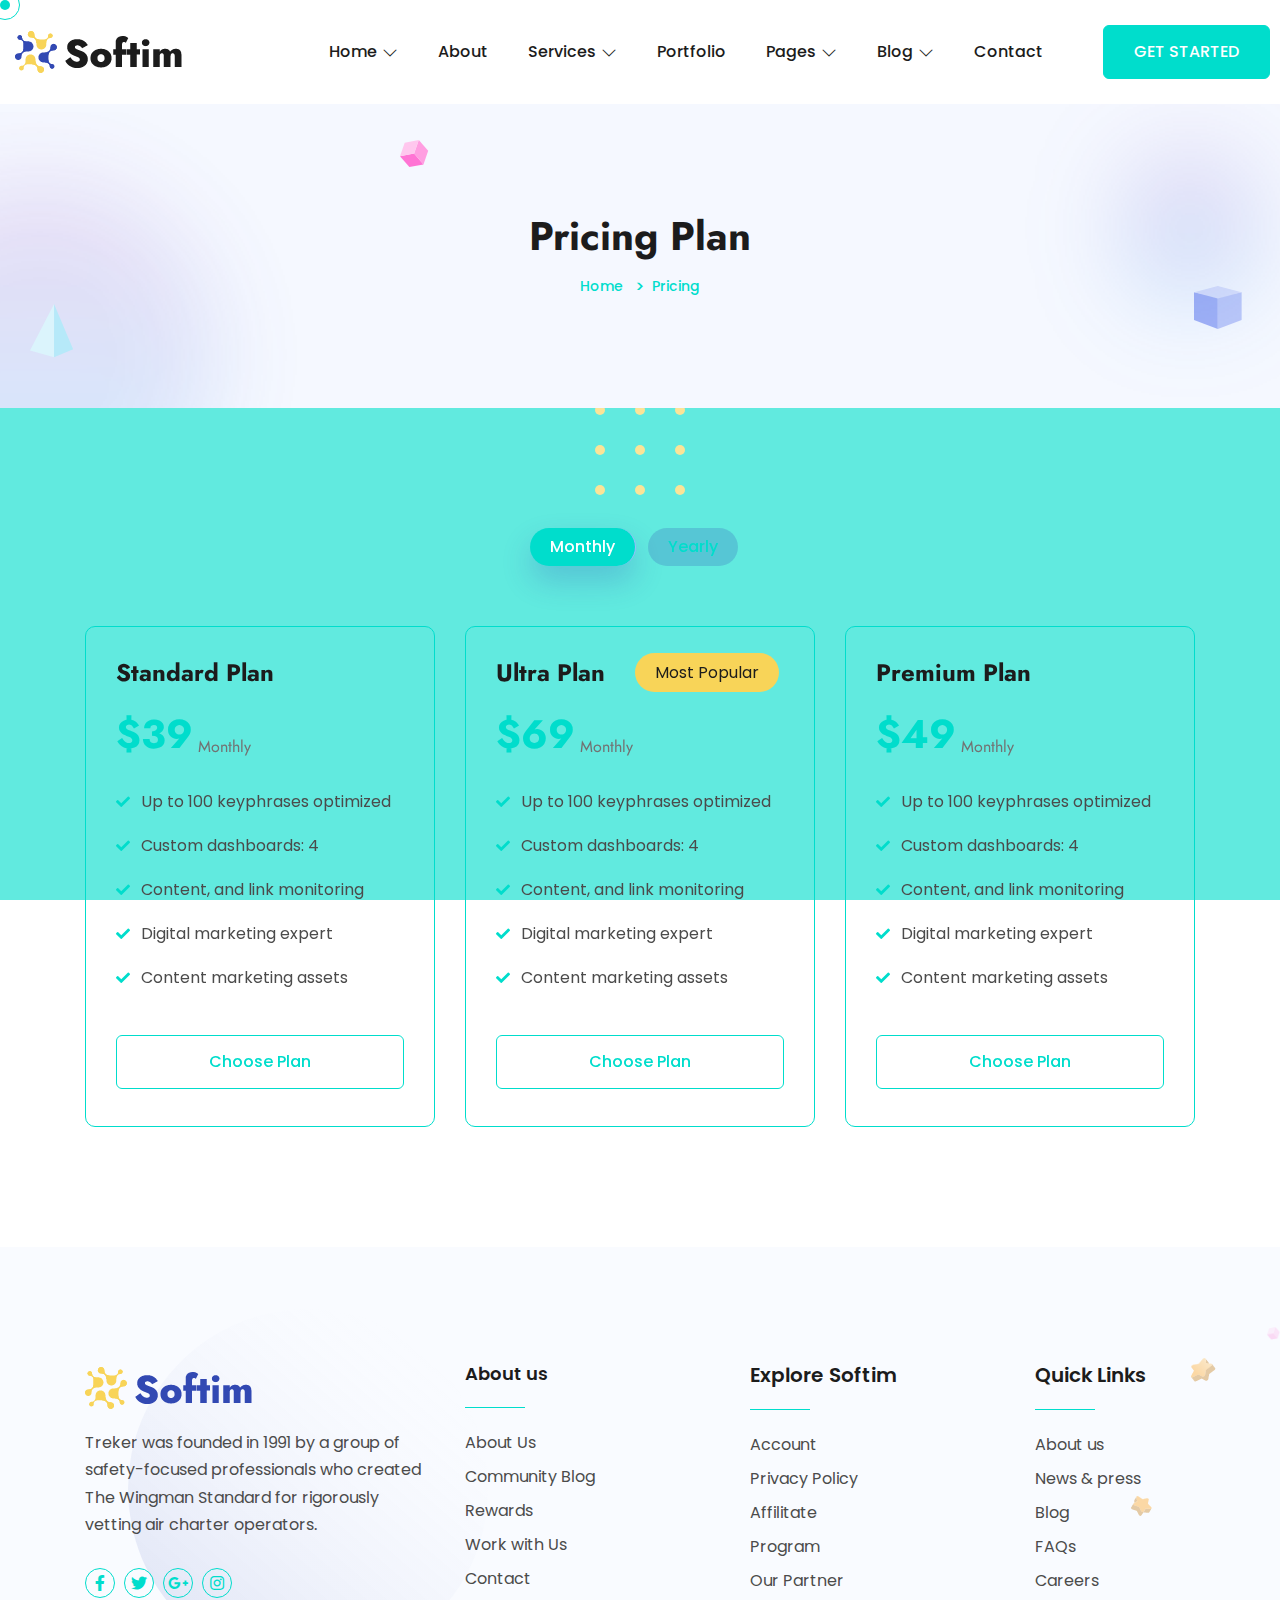
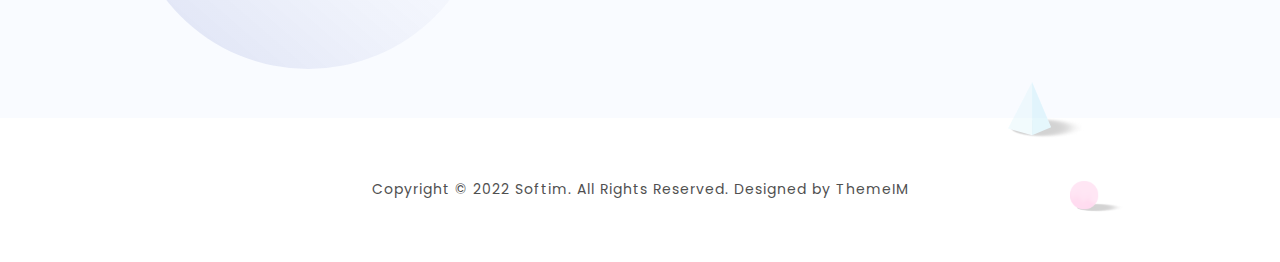
<file: plan.html>
<!DOCTYPE html>
<html lang="en">
<head>
    <meta charset="UTF-8">
    <meta name="viewport" content="width=device-width, initial-scale=1.0">
    <meta http-equiv="X-UA-Compatible" content="ie=edge">
    <title>Softim - It Solution Html Template</title>
    <link rel="preconnect" href="https://fonts.googleapis.com">
    <link rel="preconnect" href="https://fonts.gstatic.com" crossorigin>
    <link href="https://fonts.googleapis.com/css2?family=Jost:ital,wght@0,100;0,200;0,300;0,400;0,500;0,600;0,700;0,800;0,900;1,100;1,200;1,300;1,400;1,500;1,600;1,700;1,800;1,900&family=Poppins:ital,wght@0,100;0,200;0,300;0,400;0,500;0,600;0,700;0,800;0,900;1,100;1,200;1,300;1,400;1,500;1,600;1,700;1,800;1,900&display=swap" rel="stylesheet">
    <!-- fontawesome css link -->
    <link rel="stylesheet" href="assets/css/fontawesome-all.min.css">
    <!-- bootstrap css link -->
    <link rel="stylesheet" href="assets/css/bootstrap.min.css">
    <!-- favicon -->
    <link rel="shortcut icon" href="assets/images/fav.png" type="image/x-icon">
    <!-- swipper css link -->
    <link rel="stylesheet" href="assets/css/swiper.min.css">
    <!-- lightcase css links -->
    <link rel="stylesheet" href="assets/css/lightcase.css">
    <!-- odometer css link -->
    <link rel="stylesheet" href="assets/css/odometer.css">
    <!-- line-awesome-icon css -->
    <link rel="stylesheet" href="assets/css/icomoon.css">
    <!-- line-awesome-icon css -->
    <link rel="stylesheet" href="assets/css/line-awesome.min.css">
    <!-- animate.css -->
    <link rel="stylesheet" href="assets/css/animate.css">
    <!-- aos.css -->
    <link rel="stylesheet" href="assets/css/aos.css">
    <!-- nice select css -->
    <link rel="stylesheet" href="assets/css/nice-select.css">
    <!-- main style css link -->
    <link rel="stylesheet" href="assets/css/style.css">
</head>
<body>



<!--~~~~~~~~~~~~~~~~~~~~~~~~~~~~~~~~~~~~~~~
    Start Preloader
~~~~~~~~~~~~~~~~~~~~~~~~~~~~~~~~~~~~~~~~-->
<div class="preloader">
    <div class="drawing" id="loading">
        <div class="loading-dot"></div>
    </div>
</div>
<!--~~~~~~~~~~~~~~~~~~~~~~~~~~~~~~~~~~~~~~~
    End Preloader
~~~~~~~~~~~~~~~~~~~~~~~~~~~~~~~~~~~~~~~~-->


<div class="cursor"></div>
<div class="cursor-follower"></div>


<!--~~~~~~~~~~~~~~~~~~~~~~~~~~~~~~~~~~~~~~~
    Start Header
~~~~~~~~~~~~~~~~~~~~~~~~~~~~~~~~~~~~~~~~-->
<header class="header-section three">
    <div class="header">
        <div class="header-bottom-area">
            <div class="container custom-container">
                <div class="header-menu-content">
                    <nav class="navbar navbar-expand-xl p-0">
                        <a class="site-logo site-title" href="index.html"><img src="assets/images/logo-three.png" alt="site-logo"></a>
                        <button class="navbar-toggler d-block d-xl-none ml-auto" type="button" data-toggle="collapse" data-target="#navbarSupportedContent"
                            aria-controls="navbarSupportedContent" aria-expanded="false" aria-label="Toggle navigation">
                            <span class="toggle-bar"></span>
                        </button>
                        <div class="collapse navbar-collapse justify-content-end" id="navbarSupportedContent">
                            <ul class="navbar-nav main-menu">
                                <li class="menu_has_children">
                                    <a href="#0">Home <i class="las la-angle-down"></i></a>
                                    <ul class="sub-menu">
                                        <li><a href="index.html">Home One</a></li>
                                        <li><a href="index-two.html">Home Two</a></li>
                                        <li><a href="index-three.html">Home Three</a></li>
                                        <li><a href="index-four.html">Home Four</a></li>
                                        <li><a href="index-five.html">Home Five</a></li>
                                    </ul>
                                </li>
                                <li><a href="about.html">About</a></li>
                                <li class="menu_has_children">
                                    <a href="#0">Services <i class="las la-angle-down"></i></a>
                                    <ul class="sub-menu">
                                        <li><a href="service.html">Service One</a></li>
                                        <li><a href="service-two.html">Service Two</a></li>
                                        <li><a href="service-details.html">Service Details</a></li>
                                        <li><a href="service-details-two.html">Service Details Two</a></li>
                                    </ul>
                                </li>
                                <li><a href="portfolio.html">Portfolio</a></li>
                                <li class="menu_has_children">
                                    <a href="#0">Pages <i class="las la-angle-down"></i></a>
                                    <ul class="sub-menu">
                                        <li><a href="project.html">Project</a></li>
                                        <li><a href="project-details.html">Project Details</a></li>
                                        <li><a href="product.html">Product</a></li>
                                        <li><a href="product-details.html">Product Details</a></li>
                                        <li><a href="cart.html">Cart</a></li>
                                        <li><a href="team.html">Team</a></li>
                                        <li><a href="team-details.html">Team Details</a></li>
                                        <li><a href="plan.html">Pricing Plan</a></li>
                                        <li><a href="faq.html">FAQ</a></li>
                                    </ul>
                                </li>
                                <li class="menu_has_children">
                                    <a href="#0">Blog <i class="las la-angle-down"></i></a>
                                    <ul class="sub-menu">
                                        <li><a href="blog.html">Blog</a></li>
                                        <li><a href="blog-classic.html">Blog Classic</a></li>
                                        <li><a href="blog-details.html">Blog Details</a></li>
                                    </ul>
                                </li>
                                <li><a href="contact.html">Contact</a></li>
                            </ul>
                            <div class="header-right">
                                <div class="header-action-area">
                                    <div class="header-action">
                                        <a href="contact.html" class="btn--base">GET STARTED</a>
                                    </div>
                                </div>
                            </div>
                        </div>
                    </nav>
                </div>
            </div>
        </div>
    </div>
</header>
<!--~~~~~~~~~~~~~~~~~~~~~~~~~~~~~~~~~~~~~~~
    End Header
~~~~~~~~~~~~~~~~~~~~~~~~~~~~~~~~~~~~~~~~-->


<!--~~~~~~~~~~~~~~~~~~~~~~~~~~~~~~~~~~~~~~~
    Start Banner
~~~~~~~~~~~~~~~~~~~~~~~~~~~~~~~~~~~~~~~~-->
<section class="banner-section two inner">
    <div class="banner-element-four two">
        <img src="assets/images/element/element-5.png" alt="element">
    </div>
    <div class="banner-element-five two">
        <img src="assets/images/element/element-7.png" alt="element">
    </div>
    <div class="banner-element-nineteen two">
        <img src="assets/images/element/element-6.png" alt="element">
    </div>
    <div class="banner-element-twenty-two two">
        <img src="assets/images/element/element-69.png" alt="element">
    </div>
    <div class="banner-element-twenty-three two">
        <img src="assets/images/element/element-70.png" alt="element">
    </div>
    <div class="container">
        <div class="row justify-content-center align-items-center mb-30-none">
            <div class="col-xl-12 mb-30">
                <div class="banner-content two">
                   <div class="banner-content-header">
                        <h2 class="title">Pricing Plan</h2>
                        <div class="breadcrumb-area">
                            <nav aria-label="breadcrumb">
                                <ol class="breadcrumb">
                                <li class="breadcrumb-item"><a href="index.html">Home</a></li>
                                <li class="breadcrumb-item active" aria-current="page">Pricing</li>
                                </ol>
                            </nav>
                        </div>
                   </div>
                </div>
            </div>
        </div>
    </div>
</section>
<!--~~~~~~~~~~~~~~~~~~~~~~~~~~~~~~~~~~~~~~~
    End Banner
~~~~~~~~~~~~~~~~~~~~~~~~~~~~~~~~~~~~~~~~-->


<!--~~~~~~~~~~~~~~~~~~~~~~~~~~~~~~~~~~~~~~~
    Start Scroll-To-Top
~~~~~~~~~~~~~~~~~~~~~~~~~~~~~~~~~~~~~~~~-->
<a href="#" class="scrollToTop"><i class="las la-angle-double-up"></i></a>
<!--~~~~~~~~~~~~~~~~~~~~~~~~~~~~~~~~~~~~~~~
    End Scroll-To-Top
~~~~~~~~~~~~~~~~~~~~~~~~~~~~~~~~~~~~~~~~-->


<!--~~~~~~~~~~~~~~~~~~~~~~~~~~~~~~~~~~~~~~~
    Start Plan
~~~~~~~~~~~~~~~~~~~~~~~~~~~~~~~~~~~~~~~~-->
<div class="plan-section ptb-120">
    <div class="container">
        <div class="plan-tab">
            <nav>
                <div class="nav nav-tabs" id="nav-tab" role="tablist">
                    <button class="nav-link active" id="monthly-tab" data-toggle="tab" data-target="#monthly" type="button" role="tab" aria-controls="monthly" aria-selected="true">Monthly</button>
                    <button class="nav-link" id="yearly-tab" data-toggle="tab" data-target="#yearly" type="button" role="tab" aria-controls="yearly" aria-selected="false">Yearly</button>
                </div>
            </nav>
            <div class="tab-content" id="nav-tabContent">
                <div class="tab-pane fade show active" id="monthly" role="tabpanel" aria-labelledby="monthly-tab">
                    <div class="row justify-content-center mb-30-none">
                        <div class="col-xl-4 col-lg-6 col-md-6 col-sm-10 mb-30">
                            <div class="plan-item">
                                <div class="plan-header">
                                    <h3 class="title">Standard Plan</h3>
                                </div>
                                <div class="plan-body">
                                    <div class="plan-price-area">
                                        <h2 class="price-title">$39<sub>Monthly</sub></h2>
                                    </div>
                                    <ul class="plan-list">
                                        <li>Up to 100 keyphrases optimized</li>
                                        <li>Custom dashboards: 4</li>
                                        <li>Content, and link monitoring</li>
                                        <li>Digital marketing expert</li>
                                        <li>Content marketing assets</li>
                                    </ul>
                                </div>
                                <div class="plan-footer">
                                    <div class="plan-btn">
                                        <a href="#0" class="btn--base active w-100">Choose Plan</a>
                                    </div>
                                </div>
                            </div>
                        </div>
                        <div class="col-xl-4 col-lg-6 col-md-6 col-sm-10 mb-30">
                            <div class="plan-item">
                                <div class="plan-header">
                                    <h3 class="title">Ultra Plan</h3>
                                    <div class="plan-badge-area">
                                        <span class="plan-badge">Most Popular</span>
                                    </div>
                                </div>
                                <div class="plan-body">
                                    <div class="plan-price-area">
                                        <h2 class="price-title">$69<sub>Monthly</sub></h2>
                                    </div>
                                    <ul class="plan-list">
                                        <li>Up to 100 keyphrases optimized</li>
                                        <li>Custom dashboards: 4</li>
                                        <li>Content, and link monitoring</li>
                                        <li>Digital marketing expert</li>
                                        <li>Content marketing assets</li>
                                    </ul>
                                </div>
                                <div class="plan-footer">
                                    <div class="plan-btn">
                                        <a href="#0" class="btn--base active w-100">Choose Plan</a>
                                    </div>
                                </div>
                            </div>
                        </div>
                        <div class="col-xl-4 col-lg-6 col-md-6 col-sm-10 mb-30">
                            <div class="plan-item">
                                <div class="plan-header">
                                    <h3 class="title">Premium Plan</h3>
                                </div>
                                <div class="plan-body">
                                    <div class="plan-price-area">
                                        <h2 class="price-title">$49<sub>Monthly</sub></h2>
                                    </div>
                                    <ul class="plan-list">
                                        <li>Up to 100 keyphrases optimized</li>
                                        <li>Custom dashboards: 4</li>
                                        <li>Content, and link monitoring</li>
                                        <li>Digital marketing expert</li>
                                        <li>Content marketing assets</li>
                                    </ul>
                                </div>
                                <div class="plan-footer">
                                    <div class="plan-btn">
                                        <a href="#0" class="btn--base active w-100">Choose Plan</a>
                                    </div>
                                </div>
                            </div>
                        </div>
                    </div>
                </div>
                <div class="tab-pane fade" id="yearly" role="tabpanel" aria-labelledby="yearly-tab">
                    <div class="row justify-content-center mb-30-none">
                        <div class="col-xl-4 col-lg-6 col-md-6 col-sm-10 mb-30">
                            <div class="plan-item">
                                <div class="plan-header">
                                    <h3 class="title">Standard Plan</h3>
                                </div>
                                <div class="plan-body">
                                    <div class="plan-price-area">
                                        <h2 class="price-title">$79<sub>Yearly</sub></h2>
                                    </div>
                                    <ul class="plan-list">
                                        <li>Up to 100 keyphrases optimized</li>
                                        <li>Custom dashboards: 4</li>
                                        <li>Content, and link monitoring</li>
                                        <li>Digital marketing expert</li>
                                        <li>Content marketing assets</li>
                                    </ul>
                                </div>
                                <div class="plan-footer">
                                    <div class="plan-btn">
                                        <a href="#0" class="btn--base active w-100">Choose Plan</a>
                                    </div>
                                </div>
                            </div>
                        </div>
                        <div class="col-xl-4 col-lg-6 col-md-6 col-sm-10 mb-30">
                            <div class="plan-item">
                                <div class="plan-header">
                                    <h3 class="title">Ultra Plan</h3>
                                    <div class="plan-badge-area">
                                        <span class="plan-badge">Most Popular</span>
                                    </div>
                                </div>
                                <div class="plan-body">
                                    <div class="plan-price-area">
                                        <h2 class="price-title">$99<sub>Yearly</sub></h2>
                                    </div>
                                    <ul class="plan-list">
                                        <li>Up to 100 keyphrases optimized</li>
                                        <li>Custom dashboards: 4</li>
                                        <li>Content, and link monitoring</li>
                                        <li>Digital marketing expert</li>
                                        <li>Content marketing assets</li>
                                    </ul>
                                </div>
                                <div class="plan-footer">
                                    <div class="plan-btn">
                                        <a href="#0" class="btn--base active w-100">Choose Plan</a>
                                    </div>
                                </div>
                            </div>
                        </div>
                        <div class="col-xl-4 col-lg-6 col-md-6 col-sm-10 mb-30">
                            <div class="plan-item">
                                <div class="plan-header">
                                    <h3 class="title">Premium Plan</h3>
                                </div>
                                <div class="plan-body">
                                    <div class="plan-price-area">
                                        <h2 class="price-title">$59<sub>Yearly</sub></h2>
                                    </div>
                                    <ul class="plan-list">
                                        <li>Up to 100 keyphrases optimized</li>
                                        <li>Custom dashboards: 4</li>
                                        <li>Content, and link monitoring</li>
                                        <li>Digital marketing expert</li>
                                        <li>Content marketing assets</li>
                                    </ul>
                                </div>
                                <div class="plan-footer">
                                    <div class="plan-btn">
                                        <a href="#0" class="btn--base active w-100">Choose Plan</a>
                                    </div>
                                </div>
                            </div>
                        </div>
                    </div>
                </div>
            </div>
        </div>
    </div>
</div>
<!--~~~~~~~~~~~~~~~~~~~~~~~~~~~~~~~~~~~~~~~
    End Plan
~~~~~~~~~~~~~~~~~~~~~~~~~~~~~~~~~~~~~~~~-->



<!--~~~~~~~~~~~~~~~~~~~~~~~~~~~~~~~~~~~~~~~
    Start Footer
~~~~~~~~~~~~~~~~~~~~~~~~~~~~~~~~~~~~~~~~-->
<footer class="footer-section pt-120">
    <div class="footer-element-one">
        <img src="assets/images/element/element-48.png" alt="element">
    </div>
    <div class="footer-element-two">
        <img src="assets/images/element/element-39.png" alt="element">
    </div>
    <div class="footer-element-three">
        <img src="assets/images/element/element-40.png" alt="element">
    </div>
    <div class="footer-element-four">
        <img src="assets/images/element/element-7.png" alt="element">
    </div>
    <div class="footer-element-five">
        <img src="assets/images/element/element-41.png" alt="element">
    </div>
    <div class="footer-element-six">
        <img src="assets/images/element/element-42.png" alt="element">
    </div>
    <div class="footer-element-seven">
        <img src="assets/images/element/element-39.png" alt="element">
    </div>
    <div class="container">
        <div class="row mb-30-none">
            <div class="col-xl-4 col-lg-4 col-md-6 mb-30">
                <div class="footer-widget">
                    <div class="footer-logo">
                        <a class="site-logo site-title" href="index.html"><img src="assets/images/logo-two.png" alt="site-logo"></a>
                    </div>
                    <p>Treker was founded in 1991 by a group of safety-focused professionals who created The Wingman Standard for rigorously vetting air charter operators.</p>
                    <ul class="footer-social">
                        <li><a href="#0"><i class="fab fa-facebook-f"></i></a></li>
                        <li><a href="#0"><i class="fab fa-twitter"></i></a></li>
                        <li><a href="#0"><i class="fab fa-google-plus-g"></i></a></li>
                        <li><a href="#0"><i class="fab fa-instagram"></i></a></li>
                    </ul>
                </div>
            </div>
            <div class="col-xl-3 col-lg-3 col-md-6 mb-30">
                <div class="footer-widget">
                    <h5 class="title">About us</h5>
                    <ul class="footer-list">
                        <li><a href="#0">About Us</a></li>
                        <li><a href="#0">Community Blog</a></li>
                        <li><a href="#0">Rewards</a></li>
                        <li><a href="#0">Work with Us</a></li>
                        <li><a href="#0">Contact</a></li>
                    </ul>
                </div>
            </div>
            <div class="col-xl-3 col-lg-3 col-md-6 mb-30">
                <div class="footer-widget">
                    <h4 class="title">Explore Softim</h4>
                    <ul class="footer-list">
                        <li><a href="#0">Account</a></li>
                        <li><a href="#0">Privacy Policy</a></li>
                        <li><a href="#0">Affilitate</a></li>
                        <li><a href="#0">Program</a></li>
                        <li><a href="#0">Our Partner</a></li>
                    </ul>
                </div>
            </div>
            <div class="col-xl-2 col-lg-2 col-md-6 mb-30">
                <div class="footer-widget">
                    <h4 class="title">Quick Links</h4>
                    <ul class="footer-list">
                        <li><a href="#0">About us</a></li>
                        <li><a href="#0">News & press</a></li>
                        <li><a href="#0">Blog</a></li>
                        <li><a href="#0">FAQs</a></li>
                        <li><a href="#0">Careers</a></li>
                    </ul>
                </div>
            </div>
        </div>
    </div>
    <div class="copyright-wrapper">
        <div class="container">
            <div class="row justify-content-center">
                <div class="col-xl-12 text-center">
                    <div class="copyright-area">
                        <p>Copyright © 2022 <a href="index.html">Softim</a>. All Rights Reserved. Designed by ThemeIM</p>
                    </div>
                </div>
            </div>
        </div>
    </div>
</footer>
<!--~~~~~~~~~~~~~~~~~~~~~~~~~~~~~~~~~~~~~~~
    End Footer
~~~~~~~~~~~~~~~~~~~~~~~~~~~~~~~~~~~~~~~~-->




<!-- jquery -->
<script src="assets/js/jquery-3.6.0.min.js"></script>
<!-- bootstrap js -->
<script src="assets/js/bootstrap.min.js"></script>
<!-- swipper js -->
<script src="assets/js/swiper.min.js"></script>
<!-- lightcase js-->
<script src="assets/js/lightcase.js"></script>
<!-- odometer js -->
<script src="assets/js/odometer.min.js"></script>
<!-- Isotop js -->
<script src="assets/js/isotope.pkgd.min.js"></script>
<!-- viewport js -->
<script src="assets/js/viewport.jquery.js"></script>
<!-- aos js file -->
<script src="assets/js/aos.js"></script>
<!-- nice select js -->
<script src="assets/js/jquery.nice-select.js"></script>
<!-- tweenMax js -->
<script src="assets/js/TweenMax.min.js"></script>
<!-- main -->
<script src="assets/js/main.js"></script>


</body>
</html>
</file>
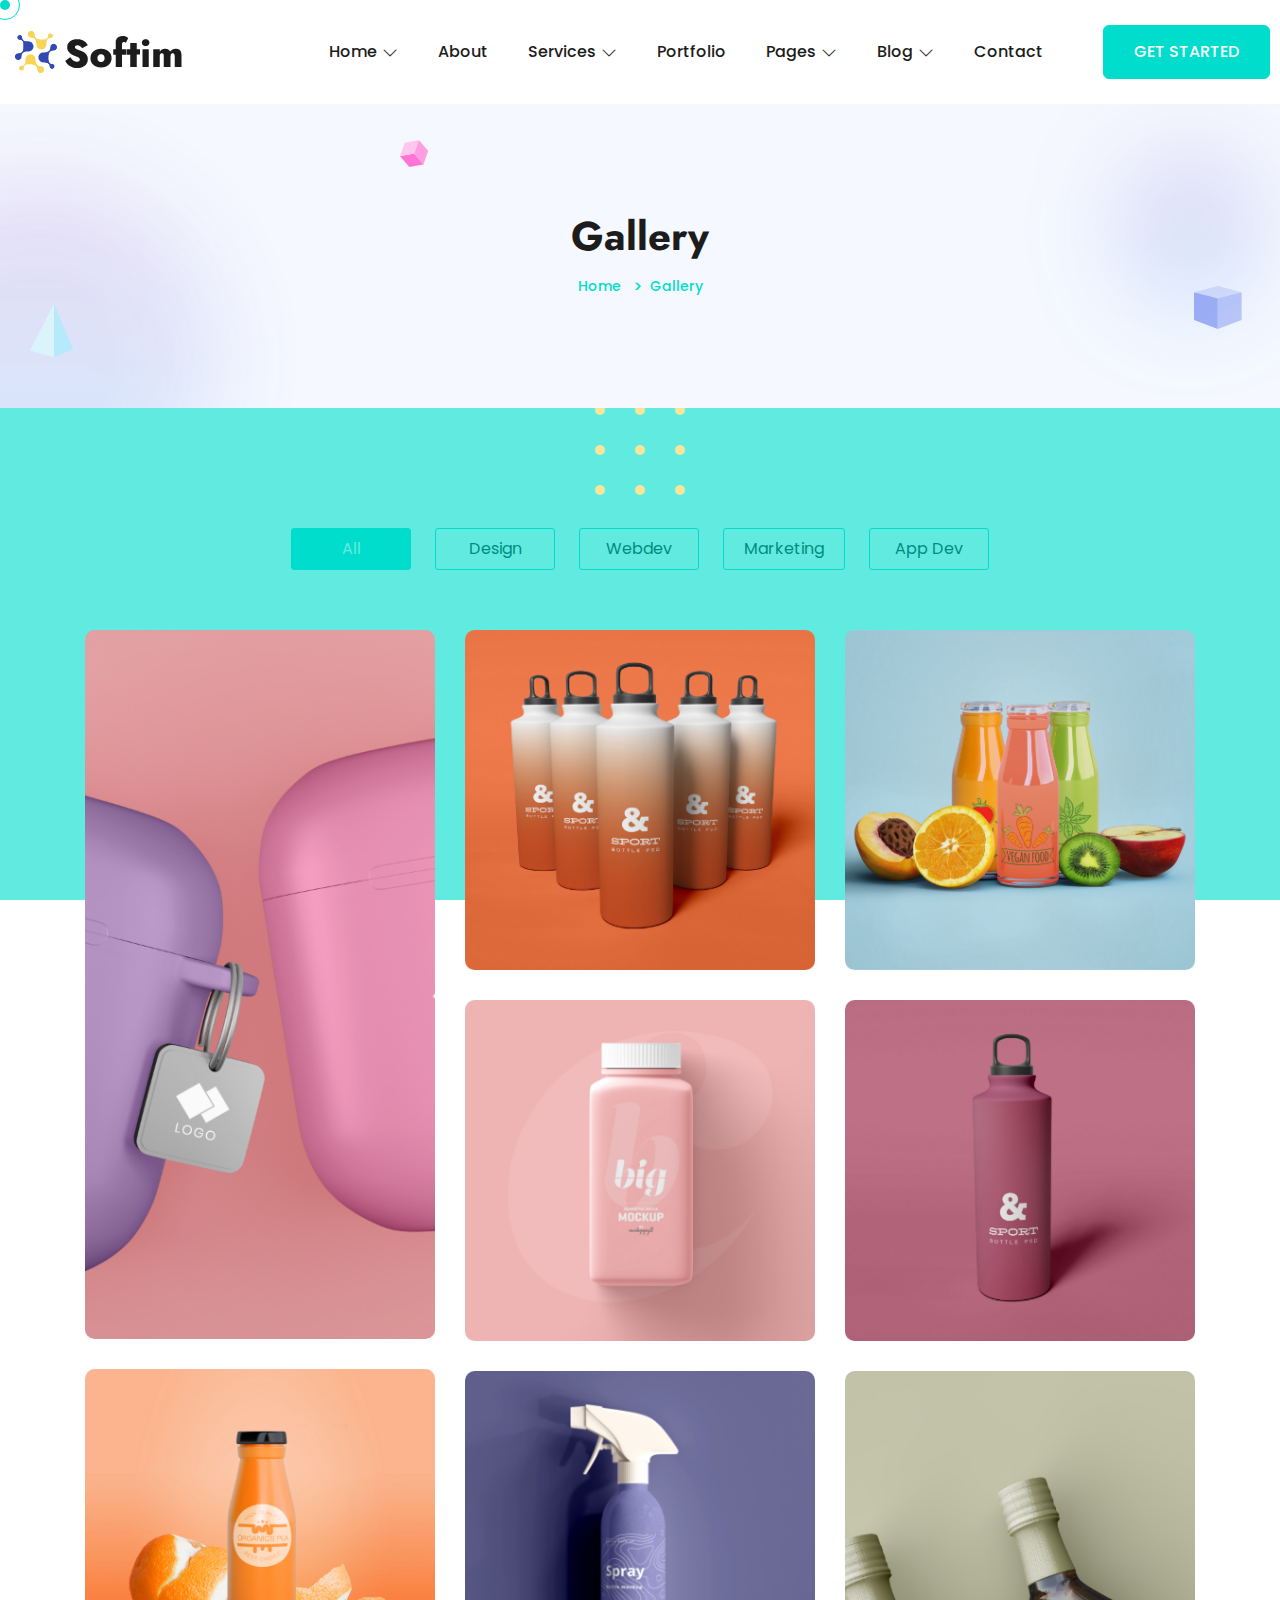
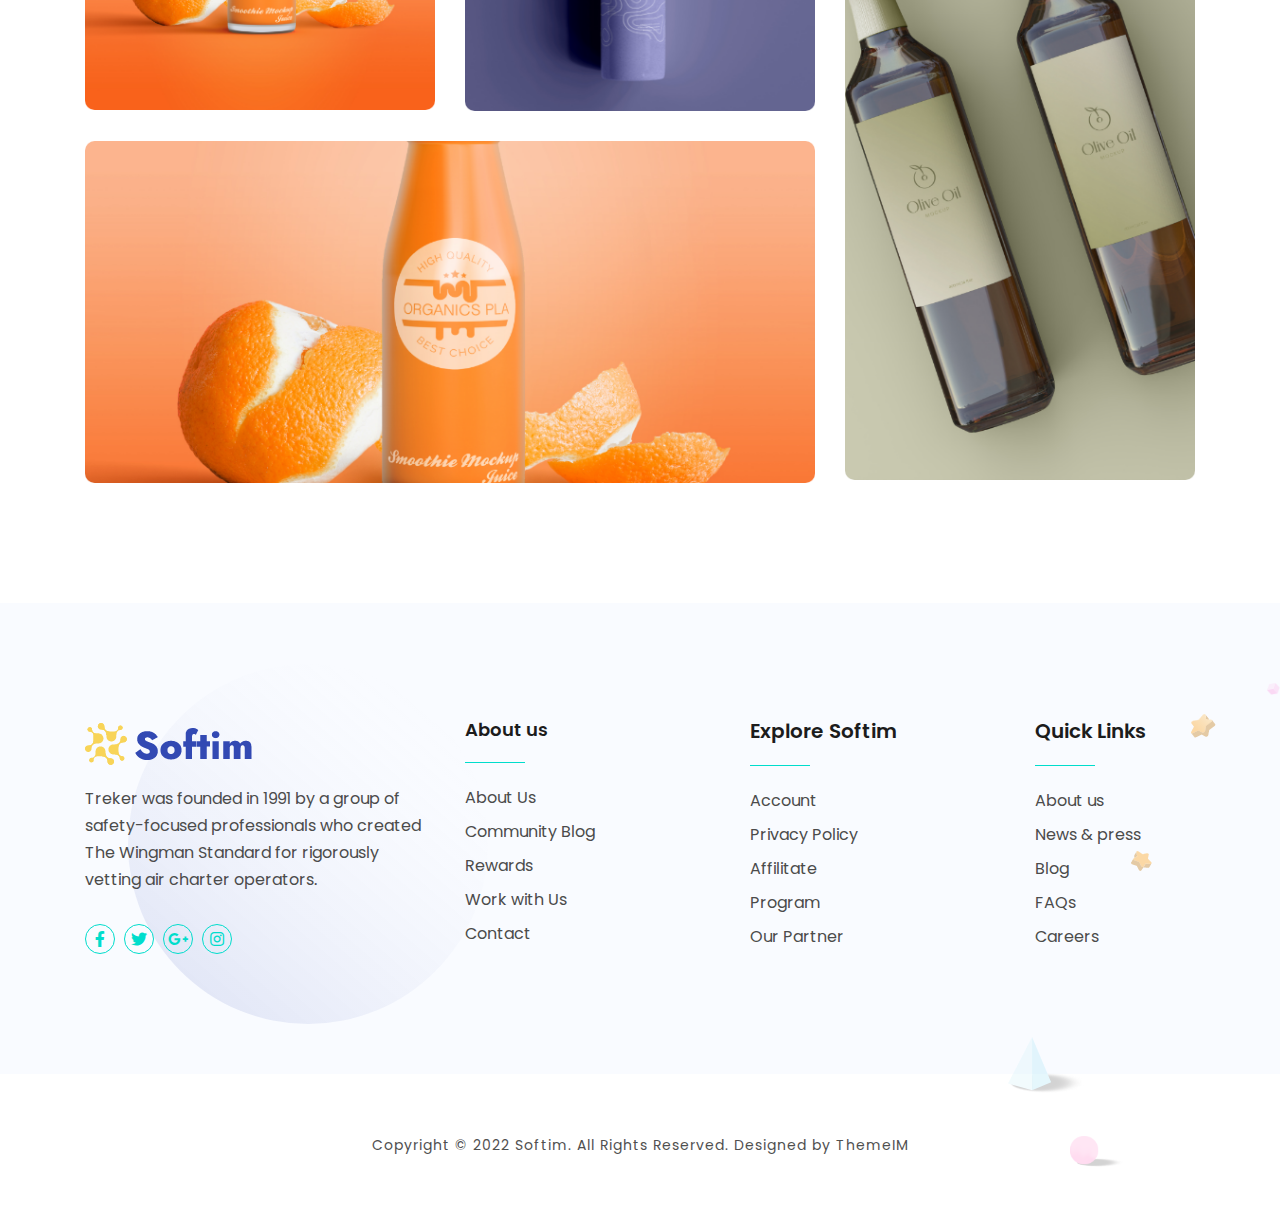
<file: portfolio.html>
<!DOCTYPE html>
<html lang="en">
<head>
    <meta charset="UTF-8">
    <meta name="viewport" content="width=device-width, initial-scale=1.0">
    <meta http-equiv="X-UA-Compatible" content="ie=edge">
    <title>Softim - It Solution Html Template</title>
    <link rel="preconnect" href="https://fonts.googleapis.com">
    <link rel="preconnect" href="https://fonts.gstatic.com" crossorigin>
    <link href="https://fonts.googleapis.com/css2?family=Jost:ital,wght@0,100;0,200;0,300;0,400;0,500;0,600;0,700;0,800;0,900;1,100;1,200;1,300;1,400;1,500;1,600;1,700;1,800;1,900&family=Poppins:ital,wght@0,100;0,200;0,300;0,400;0,500;0,600;0,700;0,800;0,900;1,100;1,200;1,300;1,400;1,500;1,600;1,700;1,800;1,900&display=swap" rel="stylesheet">
    <!-- fontawesome css link -->
    <link rel="stylesheet" href="assets/css/fontawesome-all.min.css">
    <!-- bootstrap css link -->
    <link rel="stylesheet" href="assets/css/bootstrap.min.css">
    <!-- favicon -->
    <link rel="shortcut icon" href="assets/images/fav.png" type="image/x-icon">
    <!-- swipper css link -->
    <link rel="stylesheet" href="assets/css/swiper.min.css">
    <!-- lightcase css links -->
    <link rel="stylesheet" href="assets/css/lightcase.css">
    <!-- odometer css link -->
    <link rel="stylesheet" href="assets/css/odometer.css">
    <!-- line-awesome-icon css -->
    <link rel="stylesheet" href="assets/css/icomoon.css">
    <!-- line-awesome-icon css -->
    <link rel="stylesheet" href="assets/css/line-awesome.min.css">
    <!-- animate.css -->
    <link rel="stylesheet" href="assets/css/animate.css">
    <!-- aos.css -->
    <link rel="stylesheet" href="assets/css/aos.css">
    <!-- nice select css -->
    <link rel="stylesheet" href="assets/css/nice-select.css">
    <!-- main style css link -->
    <link rel="stylesheet" href="assets/css/style.css">
</head>
<body>



<!--~~~~~~~~~~~~~~~~~~~~~~~~~~~~~~~~~~~~~~~
    Start Preloader
~~~~~~~~~~~~~~~~~~~~~~~~~~~~~~~~~~~~~~~~-->
<div class="preloader">
    <div class="drawing" id="loading">
        <div class="loading-dot"></div>
    </div>
</div>
<!--~~~~~~~~~~~~~~~~~~~~~~~~~~~~~~~~~~~~~~~
    End Preloader
~~~~~~~~~~~~~~~~~~~~~~~~~~~~~~~~~~~~~~~~-->


<div class="cursor"></div>
<div class="cursor-follower"></div>


<!--~~~~~~~~~~~~~~~~~~~~~~~~~~~~~~~~~~~~~~~
    Start Header
~~~~~~~~~~~~~~~~~~~~~~~~~~~~~~~~~~~~~~~~-->
<header class="header-section three">
    <div class="header">
        <div class="header-bottom-area">
            <div class="container custom-container">
                <div class="header-menu-content">
                    <nav class="navbar navbar-expand-xl p-0">
                        <a class="site-logo site-title" href="index.html"><img src="assets/images/logo-three.png" alt="site-logo"></a>
                        <button class="navbar-toggler d-block d-xl-none ml-auto" type="button" data-toggle="collapse" data-target="#navbarSupportedContent"
                            aria-controls="navbarSupportedContent" aria-expanded="false" aria-label="Toggle navigation">
                            <span class="toggle-bar"></span>
                        </button>
                        <div class="collapse navbar-collapse justify-content-end" id="navbarSupportedContent">
                            <ul class="navbar-nav main-menu">
                                <li class="menu_has_children">
                                    <a href="#0">Home <i class="las la-angle-down"></i></a>
                                    <ul class="sub-menu">
                                        <li><a href="index.html">Home One</a></li>
                                        <li><a href="index-two.html">Home Two</a></li>
                                        <li><a href="index-three.html">Home Three</a></li>
                                        <li><a href="index-four.html">Home Four</a></li>
                                        <li><a href="index-five.html">Home Five</a></li>
                                    </ul>
                                </li>
                                <li><a href="about.html">About</a></li>
                                <li class="menu_has_children">
                                    <a href="#0">Services <i class="las la-angle-down"></i></a>
                                    <ul class="sub-menu">
                                        <li><a href="service.html">Service One</a></li>
                                        <li><a href="service-two.html">Service Two</a></li>
                                        <li><a href="service-details.html">Service Details</a></li>
                                        <li><a href="service-details-two.html">Service Details Two</a></li>
                                    </ul>
                                </li>
                                <li><a href="portfolio.html">Portfolio</a></li>
                                <li class="menu_has_children">
                                    <a href="#0">Pages <i class="las la-angle-down"></i></a>
                                    <ul class="sub-menu">
                                        <li><a href="project.html">Project</a></li>
                                        <li><a href="project-details.html">Project Details</a></li>
                                        <li><a href="product.html">Product</a></li>
                                        <li><a href="product-details.html">Product Details</a></li>
                                        <li><a href="cart.html">Cart</a></li>
                                        <li><a href="team.html">Team</a></li>
                                        <li><a href="team-details.html">Team Details</a></li>
                                        <li><a href="plan.html">Pricing Plan</a></li>
                                        <li><a href="faq.html">FAQ</a></li>
                                    </ul>
                                </li>
                                <li class="menu_has_children">
                                    <a href="#0">Blog <i class="las la-angle-down"></i></a>
                                    <ul class="sub-menu">
                                        <li><a href="blog.html">Blog</a></li>
                                        <li><a href="blog-classic.html">Blog Classic</a></li>
                                        <li><a href="blog-details.html">Blog Details</a></li>
                                    </ul>
                                </li>
                                <li><a href="contact.html">Contact</a></li>
                            </ul>
                            <div class="header-right">
                                <div class="header-action-area">
                                    <div class="header-action">
                                        <a href="contact.html" class="btn--base">GET STARTED</a>
                                    </div>
                                </div>
                            </div>
                        </div>
                    </nav>
                </div>
            </div>
        </div>
    </div>
</header>
<!--~~~~~~~~~~~~~~~~~~~~~~~~~~~~~~~~~~~~~~~
    End Header
~~~~~~~~~~~~~~~~~~~~~~~~~~~~~~~~~~~~~~~~-->


<!--~~~~~~~~~~~~~~~~~~~~~~~~~~~~~~~~~~~~~~~
    Start Banner
~~~~~~~~~~~~~~~~~~~~~~~~~~~~~~~~~~~~~~~~-->
<section class="banner-section two inner">
    <div class="banner-element-four two">
        <img src="assets/images/element/element-5.png" alt="element">
    </div>
    <div class="banner-element-five two">
        <img src="assets/images/element/element-7.png" alt="element">
    </div>
    <div class="banner-element-nineteen two">
        <img src="assets/images/element/element-6.png" alt="element">
    </div>
    <div class="banner-element-twenty-two two">
        <img src="assets/images/element/element-69.png" alt="element">
    </div>
    <div class="banner-element-twenty-three two">
        <img src="assets/images/element/element-70.png" alt="element">
    </div>
    <div class="container">
        <div class="row justify-content-center align-items-center mb-30-none">
            <div class="col-xl-12 mb-30">
                <div class="banner-content two">
                   <div class="banner-content-header">
                        <h2 class="title">Gallery</h2>
                        <div class="breadcrumb-area">
                            <nav aria-label="breadcrumb">
                                <ol class="breadcrumb">
                                <li class="breadcrumb-item"><a href="index.html">Home</a></li>
                                <li class="breadcrumb-item active" aria-current="page">Gallery</li>
                                </ol>
                            </nav>
                        </div>
                   </div>
                </div>
            </div>
        </div>
    </div>
</section>
<!--~~~~~~~~~~~~~~~~~~~~~~~~~~~~~~~~~~~~~~~
    End Banner
~~~~~~~~~~~~~~~~~~~~~~~~~~~~~~~~~~~~~~~~-->


<!--~~~~~~~~~~~~~~~~~~~~~~~~~~~~~~~~~~~~~~~
    Start Scroll-To-Top
~~~~~~~~~~~~~~~~~~~~~~~~~~~~~~~~~~~~~~~~-->
<a href="#" class="scrollToTop"><i class="las la-angle-double-up"></i></a>
<!--~~~~~~~~~~~~~~~~~~~~~~~~~~~~~~~~~~~~~~~
    End Scroll-To-Top
~~~~~~~~~~~~~~~~~~~~~~~~~~~~~~~~~~~~~~~~-->


<!--~~~~~~~~~~~~~~~~~~~~~~~~~~~~~~~~~~~~~~~
    Start Gallery
~~~~~~~~~~~~~~~~~~~~~~~~~~~~~~~~~~~~~~~~-->
<div class="gallery-section ptb-120">
    <div class="container">
        <div class="gallery-filter-wrapper">
            <div class="button-group filter-btn-group">
                <button class="active" data-filter="*">All</button>
                <button data-filter=".design">Design</button>
                <button data-filter=".webdev">Webdev</button>
                <button data-filter=".marketing">Marketing</button>
                <button data-filter=".appdev">App Dev</button>
            </div>
            <div class="grid">
                <div class="grid-item design marketing">
                    <div class="gallery-item">
                        <div class="gallery-thumb">
                            <img src="assets/images/gallery/gallery-1.png" alt="gallery">
                            <div class="gallery-thumb-overlay">
                                <div class="gallery-icon">
                                    <a class="img-popup" data-rel="lightcase:myCollection" href="assets/images/gallery/gallery-1.png"><img src="assets/images/icon/icon-21.png" alt="icon"></a>
                                </div>
                            </div>
                        </div>
                    </div>
                </div>
                <div class="grid-item webdev marketing">
                    <div class="gallery-item">
                        <div class="gallery-thumb">
                            <img src="assets/images/gallery/gallery-2.png" alt="gallery">
                            <div class="gallery-thumb-overlay">
                                <div class="gallery-icon">
                                    <a class="img-popup" data-rel="lightcase:myCollection" href="assets/images/gallery/gallery-2.png"><img src="assets/images/icon/icon-21.png" alt="icon"></a>
                                </div>
                            </div>
                        </div>
                    </div>
                </div>
                <div class="grid-item appdev design">
                    <div class="gallery-item">
                        <div class="gallery-thumb">
                            <img src="assets/images/gallery/gallery-3.png" alt="gallery">
                            <div class="gallery-thumb-overlay">
                                <div class="gallery-icon">
                                    <a class="img-popup" data-rel="lightcase:myCollection" href="assets/images/gallery/gallery-3.png"><img src="assets/images/icon/icon-21.png" alt="icon"></a>
                                </div>
                            </div>
                        </div>
                    </div>
                </div>
                <div class="grid-item webdev">
                    <div class="gallery-item">
                        <div class="gallery-thumb">
                            <img src="assets/images/gallery/gallery-4.png" alt="gallery">
                            <div class="gallery-thumb-overlay">
                                <div class="gallery-icon">
                                    <a class="img-popup" data-rel="lightcase:myCollection" href="assets/images/gallery/gallery-4.png"><img src="assets/images/icon/icon-21.png" alt="icon"></a>
                                </div>
                            </div>
                        </div>
                    </div>
                </div>
                <div class="grid-item marketing">
                    <div class="gallery-item">
                        <div class="gallery-thumb">
                            <img src="assets/images/gallery/gallery-5.png" alt="gallery">
                            <div class="gallery-thumb-overlay">
                                <div class="gallery-icon">
                                    <a class="img-popup" data-rel="lightcase:myCollection" href="assets/images/gallery/gallery-5.png"><img src="assets/images/icon/icon-21.png" alt="icon"></a>
                                </div>
                            </div>
                        </div>
                    </div>
                </div>
                <div class="grid-item design">
                    <div class="gallery-item">
                        <div class="gallery-thumb">
                            <img src="assets/images/gallery/gallery-6.png" alt="gallery">
                            <div class="gallery-thumb-overlay">
                                <div class="gallery-icon">
                                    <a class="img-popup" data-rel="lightcase:myCollection" href="assets/images/gallery/gallery-6.png"><img src="assets/images/icon/icon-21.png" alt="icon"></a>
                                </div>
                            </div>
                        </div>
                    </div>
                </div>
                <div class="grid-item webdev">
                    <div class="gallery-item">
                        <div class="gallery-thumb">
                            <img src="assets/images/gallery/gallery-7.png" alt="gallery">
                            <div class="gallery-thumb-overlay">
                                <div class="gallery-icon">
                                    <a class="img-popup" data-rel="lightcase:myCollection" href="assets/images/gallery/gallery-7.png"><img src="assets/images/icon/icon-21.png" alt="icon"></a>
                                </div>
                            </div>
                        </div>
                    </div>
                </div>
                <div class="grid-item marketing">
                    <div class="gallery-item">
                        <div class="gallery-thumb">
                            <img src="assets/images/gallery/gallery-9.png" alt="gallery">
                            <div class="gallery-thumb-overlay">
                                <div class="gallery-icon">
                                    <a class="img-popup" data-rel="lightcase:myCollection" href="assets/images/gallery/gallery-9.png"><img src="assets/images/icon/icon-21.png" alt="icon"></a>
                                </div>
                            </div>
                        </div>
                    </div>
                </div>
                <div class="grid-item design appdev">
                    <div class="gallery-item">
                        <div class="gallery-thumb">
                            <img src="assets/images/gallery/gallery-8.png" alt="gallery">
                            <div class="gallery-thumb-overlay">
                                <div class="gallery-icon">
                                    <a class="img-popup" data-rel="lightcase:myCollection" href="assets/images/gallery/gallery-8.png"><img src="assets/images/icon/icon-21.png" alt="icon"></a>
                                </div>
                            </div>
                        </div>
                    </div>
                </div>
            </div>
        </div>
    </div>
</div>
<!--~~~~~~~~~~~~~~~~~~~~~~~~~~~~~~~~~~~~~~~
    End Gallery
~~~~~~~~~~~~~~~~~~~~~~~~~~~~~~~~~~~~~~~~-->


<!--~~~~~~~~~~~~~~~~~~~~~~~~~~~~~~~~~~~~~~~
    Start Footer
~~~~~~~~~~~~~~~~~~~~~~~~~~~~~~~~~~~~~~~~-->
<footer class="footer-section pt-120">
    <div class="footer-element-one">
        <img src="assets/images/element/element-48.png" alt="element">
    </div>
    <div class="footer-element-two">
        <img src="assets/images/element/element-39.png" alt="element">
    </div>
    <div class="footer-element-three">
        <img src="assets/images/element/element-40.png" alt="element">
    </div>
    <div class="footer-element-four">
        <img src="assets/images/element/element-7.png" alt="element">
    </div>
    <div class="footer-element-five">
        <img src="assets/images/element/element-41.png" alt="element">
    </div>
    <div class="footer-element-six">
        <img src="assets/images/element/element-42.png" alt="element">
    </div>
    <div class="footer-element-seven">
        <img src="assets/images/element/element-39.png" alt="element">
    </div>
    <div class="container">
        <div class="row mb-30-none">
            <div class="col-xl-4 col-lg-4 col-md-6 mb-30">
                <div class="footer-widget">
                    <div class="footer-logo">
                        <a class="site-logo site-title" href="index.html"><img src="assets/images/logo-two.png" alt="site-logo"></a>
                    </div>
                    <p>Treker was founded in 1991 by a group of safety-focused professionals who created The Wingman Standard for rigorously vetting air charter operators.</p>
                    <ul class="footer-social">
                        <li><a href="#0"><i class="fab fa-facebook-f"></i></a></li>
                        <li><a href="#0"><i class="fab fa-twitter"></i></a></li>
                        <li><a href="#0"><i class="fab fa-google-plus-g"></i></a></li>
                        <li><a href="#0"><i class="fab fa-instagram"></i></a></li>
                    </ul>
                </div>
            </div>
            <div class="col-xl-3 col-lg-3 col-md-6 mb-30">
                <div class="footer-widget">
                    <h5 class="title">About us</h5>
                    <ul class="footer-list">
                        <li><a href="#0">About Us</a></li>
                        <li><a href="#0">Community Blog</a></li>
                        <li><a href="#0">Rewards</a></li>
                        <li><a href="#0">Work with Us</a></li>
                        <li><a href="#0">Contact</a></li>
                    </ul>
                </div>
            </div>
            <div class="col-xl-3 col-lg-3 col-md-6 mb-30">
                <div class="footer-widget">
                    <h4 class="title">Explore Softim</h4>
                    <ul class="footer-list">
                        <li><a href="#0">Account</a></li>
                        <li><a href="#0">Privacy Policy</a></li>
                        <li><a href="#0">Affilitate</a></li>
                        <li><a href="#0">Program</a></li>
                        <li><a href="#0">Our Partner</a></li>
                    </ul>
                </div>
            </div>
            <div class="col-xl-2 col-lg-2 col-md-6 mb-30">
                <div class="footer-widget">
                    <h4 class="title">Quick Links</h4>
                    <ul class="footer-list">
                        <li><a href="#0">About us</a></li>
                        <li><a href="#0">News & press</a></li>
                        <li><a href="#0">Blog</a></li>
                        <li><a href="#0">FAQs</a></li>
                        <li><a href="#0">Careers</a></li>
                    </ul>
                </div>
            </div>
        </div>
    </div>
    <div class="copyright-wrapper">
        <div class="container">
            <div class="row justify-content-center">
                <div class="col-xl-12 text-center">
                    <div class="copyright-area">
                        <p>Copyright © 2022 <a href="index.html">Softim</a>. All Rights Reserved. Designed by ThemeIM</p>
                    </div>
                </div>
            </div>
        </div>
    </div>
</footer>
<!--~~~~~~~~~~~~~~~~~~~~~~~~~~~~~~~~~~~~~~~
    End Footer
~~~~~~~~~~~~~~~~~~~~~~~~~~~~~~~~~~~~~~~~-->




<!-- jquery -->
<script src="assets/js/jquery-3.6.0.min.js"></script>
<!-- bootstrap js -->
<script src="assets/js/bootstrap.min.js"></script>
<!-- swipper js -->
<script src="assets/js/swiper.min.js"></script>
<!-- lightcase js-->
<script src="assets/js/lightcase.js"></script>
<!-- odometer js -->
<script src="assets/js/odometer.min.js"></script>
<!-- viewport js -->
<script src="assets/js/viewport.jquery.js"></script>
<!-- aos js file -->
<script src="assets/js/aos.js"></script>
<!-- nice select js -->
<script src="assets/js/jquery.nice-select.js"></script>
<!-- isotope js -->
<script src="assets/js/isotope.pkgd.min.js"></script>
<!-- tweenMax js -->
<script src="assets/js/TweenMax.min.js"></script>
<!-- main -->
<script src="assets/js/main.js"></script>


</body>
</html>
</file>
<file: assets/css/lightcase.css>
@font-face {
  font-family: 'lightcase';
  src: url("../fonts/lightcase.eot?55356177");
  src: url("../fonts/lightcase.eot?55356177#iefix") format("embedded-opentype"), url("../fonts/lightcase.woff?55356177") format("woff"), url("../fonts/lightcase.ttf?55356177") format("truetype"), url("../fonts/lightcase.svg?55356177#lightcase") format("svg");
  font-weight: normal;
  font-style: normal;
}
/* line 12, ../scss/components/fonts/_font-lightcase.scss */
[class*='lightcase-icon-']:before {
  font-family: 'lightcase', sans-serif;
  font-style: normal;
  font-weight: normal;
  speak: none;
  display: inline-block;
  text-decoration: inherit;
  width: 1em;
  text-align: center;
  /* For safety - reset parent styles, that can break glyph codes*/
  font-variant: normal;
  text-transform: none;
  /* fix buttons height, for twitter bootstrap */
  line-height: 1em;
  /* Uncomment for 3D effect */
  /* text-shadow: 1px 1px 1px rgba(127, 127, 127, 0.3); */
}

/* Codes */
/* line 35, ../scss/components/fonts/_font-lightcase.scss */
.lightcase-icon-play:before {
  content: '\e800';
}

/* line 36, ../scss/components/fonts/_font-lightcase.scss */
.lightcase-icon-pause:before {
  content: '\e801';
}

/* line 37, ../scss/components/fonts/_font-lightcase.scss */
.lightcase-icon-close:before {
  content: '\e802';
}

/* line 38, ../scss/components/fonts/_font-lightcase.scss */
.lightcase-icon-prev:before {
  content: '\e803';
}

/* line 39, ../scss/components/fonts/_font-lightcase.scss */
.lightcase-icon-next:before {
  content: '\e804';
}

/* line 40, ../scss/components/fonts/_font-lightcase.scss */
.lightcase-icon-spin:before {
  content: '\e805';
}

/**
 * Mixin providing icon defaults to be used on top of font-lightcase.
 *
 * Example usage:
 * @include icon(#e9e9e9)
 */
/**
 * Mixin providing icon defaults including a hover status to be used
 * on top of font-lightcase.
 *
 * Example usage:
 * @include icon-hover(#e9e9e9, #fff)
 */
/**
 * Provides natural content overflow behavior and scrolling support
 * even so for touch devices.
 *
 * Example usage:
 * @include overflow()
 */
/**
 * Neutralizes/resets dimensions including width, height, position as well as margins,
 * paddings and styles. Used to enforce a neutral and unstyled look and behavoir!
 *
 * Example usage:
 * @include clear(true)
 *
 * @param boolean $important
 */
@-webkit-keyframes lightcase-spin {
  0% {
    -webkit-transform: rotate(0deg);
    -moz-transform: rotate(0deg);
    -o-transform: rotate(0deg);
    transform: rotate(0deg);
  }
  100% {
    -webkit-transform: rotate(359deg);
    -moz-transform: rotate(359deg);
    -o-transform: rotate(359deg);
    transform: rotate(359deg);
  }
}
@-moz-keyframes lightcase-spin {
  0% {
    -webkit-transform: rotate(0deg);
    -moz-transform: rotate(0deg);
    -o-transform: rotate(0deg);
    transform: rotate(0deg);
  }
  100% {
    -webkit-transform: rotate(359deg);
    -moz-transform: rotate(359deg);
    -o-transform: rotate(359deg);
    transform: rotate(359deg);
  }
}
@-o-keyframes lightcase-spin {
  0% {
    -webkit-transform: rotate(0deg);
    -moz-transform: rotate(0deg);
    -o-transform: rotate(0deg);
    transform: rotate(0deg);
  }
  100% {
    -webkit-transform: rotate(359deg);
    -moz-transform: rotate(359deg);
    -o-transform: rotate(359deg);
    transform: rotate(359deg);
  }
}
@-ms-keyframes lightcase-spin {
  0% {
    -webkit-transform: rotate(0deg);
    -moz-transform: rotate(0deg);
    -o-transform: rotate(0deg);
    transform: rotate(0deg);
  }
  100% {
    -webkit-transform: rotate(359deg);
    -moz-transform: rotate(359deg);
    -o-transform: rotate(359deg);
    transform: rotate(359deg);
  }
}
@keyframes lightcase-spin {
  0% {
    -webkit-transform: rotate(0deg);
    -moz-transform: rotate(0deg);
    -o-transform: rotate(0deg);
    transform: rotate(0deg);
  }
  100% {
    -webkit-transform: rotate(359deg);
    -moz-transform: rotate(359deg);
    -o-transform: rotate(359deg);
    transform: rotate(359deg);
  }
}
/* line 1, ../scss/components/modules/_case.scss */
#lightcase-case {
  display: none;
  position: fixed;
  z-index: 2002;
  top: 50%;
  left: 50%;
  font-family: arial, sans-serif;
  font-size: 13px;
  line-height: 1.5;
  text-align: left;
  text-shadow: 0 0 10px rgba(0, 0, 0, 0.5);
}
@media screen and (max-width: 640px) {
  /* line 16, ../scss/components/modules/_case.scss */
  html[data-lc-type=inline] #lightcase-case, html[data-lc-type=ajax] #lightcase-case {
    position: fixed !important;
    top: 0 !important;
    left: 0 !important;
    right: 0 !important;
    bottom: 0 !important;
    margin: 0 !important;
    padding: 55px 0 70px 0;
    width: 100% !important;
    height: 100% !important;
    overflow: auto !important;
  }
}

@media screen and (min-width: 641px) {
  /* line 4, ../scss/components/modules/_content.scss */
  html:not([data-lc-type=error]) #lightcase-content {
    position: relative;
    z-index: 1;
    text-shadow: none;
    background-color: #fff;
    -webkit-box-shadow: 0 0 30px rgba(0, 0, 0, 0.5);
    -moz-box-shadow: 0 0 30px rgba(0, 0, 0, 0.5);
    -o-box-shadow: 0 0 30px rgba(0, 0, 0, 0.5);
    box-shadow: 0 0 30px rgba(0, 0, 0, 0.5);
    -webkit-backface-visibility: hidden;
  }
}
@media screen and (min-width: 641px) {
  /* line 23, ../scss/components/modules/_content.scss */
  html[data-lc-type=image] #lightcase-content, html[data-lc-type=video] #lightcase-content {
    background-color: #333;
  }
}
/* line 31, ../scss/components/modules/_content.scss */
html[data-lc-type=inline] #lightcase-content, html[data-lc-type=ajax] #lightcase-content, html[data-lc-type=error] #lightcase-content {
  -webkit-box-shadow: none;
  -moz-box-shadow: none;
  -o-box-shadow: none;
  box-shadow: none;
}
@media screen and (max-width: 640px) {
  /* line 31, ../scss/components/modules/_content.scss */
  html[data-lc-type=inline] #lightcase-content, html[data-lc-type=ajax] #lightcase-content, html[data-lc-type=error] #lightcase-content {
    position: relative !important;
    top: auto !important;
    left: auto !important;
    width: auto !important;
    height: auto !important;
    margin: 0 !important;
    padding: 0 !important;
    border: none !important;
    background: none !important;
  }
}
/* line 43, ../scss/components/modules/_content.scss */
html[data-lc-type=inline] #lightcase-content .lightcase-contentInner, html[data-lc-type=ajax] #lightcase-content .lightcase-contentInner, html[data-lc-type=error] #lightcase-content .lightcase-contentInner {
  -webkit-box-sizing: border-box;
  -moz-box-sizing: border-box;
  -o-box-sizing: border-box;
  box-sizing: border-box;
}
@media screen and (max-width: 640px) {
  /* line 43, ../scss/components/modules/_content.scss */
  html[data-lc-type=inline] #lightcase-content .lightcase-contentInner, html[data-lc-type=ajax] #lightcase-content .lightcase-contentInner, html[data-lc-type=error] #lightcase-content .lightcase-contentInner {
    padding: 15px;
  }
  /* line 52, ../scss/components/modules/_content.scss */
  html[data-lc-type=inline] #lightcase-content .lightcase-contentInner, html[data-lc-type=inline] #lightcase-content .lightcase-contentInner > *, html[data-lc-type=ajax] #lightcase-content .lightcase-contentInner, html[data-lc-type=ajax] #lightcase-content .lightcase-contentInner > *, html[data-lc-type=error] #lightcase-content .lightcase-contentInner, html[data-lc-type=error] #lightcase-content .lightcase-contentInner > * {
    width: 100% !important;
    max-width: none !important;
  }
  /* line 59, ../scss/components/modules/_content.scss */
  html[data-lc-type=inline] #lightcase-content .lightcase-contentInner > *:not(iframe), html[data-lc-type=ajax] #lightcase-content .lightcase-contentInner > *:not(iframe), html[data-lc-type=error] #lightcase-content .lightcase-contentInner > *:not(iframe) {
    height: auto !important;
    max-height: none !important;
  }
}
@media screen and (max-width: 640px) {
  /* line 70, ../scss/components/modules/_content.scss */
  html.lightcase-isMobileDevice[data-lc-type=iframe] #lightcase-content .lightcase-contentInner iframe {
    overflow: auto;
    -webkit-overflow-scrolling: touch;
  }
}
@media screen and (max-width: 640px) and (min-width: 641px) {
  /* line 74, ../scss/components/modules/_content.scss */
  html[data-lc-type=image] #lightcase-content .lightcase-contentInner, html[data-lc-type=video] #lightcase-content .lightcase-contentInner {
    line-height: 0.75;
  }
}

/* line 82, ../scss/components/modules/_content.scss */
html[data-lc-type=image] #lightcase-content .lightcase-contentInner {
  position: relative;
  overflow: hidden !important;
}
@media screen and (max-width: 640px) {
  /* line 91, ../scss/components/modules/_content.scss */
  html[data-lc-type=inline] #lightcase-content .lightcase-contentInner .lightcase-inlineWrap, html[data-lc-type=ajax] #lightcase-content .lightcase-contentInner .lightcase-inlineWrap, html[data-lc-type=error] #lightcase-content .lightcase-contentInner .lightcase-inlineWrap {
    position: relative !important;
    top: auto !important;
    left: auto !important;
    width: auto !important;
    height: auto !important;
    margin: 0 !important;
    padding: 0 !important;
    border: none !important;
    background: none !important;
  }
}
@media screen and (min-width: 641px) {
  /* line 100, ../scss/components/modules/_content.scss */
  html:not([data-lc-type=error]) #lightcase-content .lightcase-contentInner .lightcase-inlineWrap {
    padding: 30px;
    overflow: auto;
    -webkit-box-sizing: border-box;
    -moz-box-sizing: border-box;
    -o-box-sizing: border-box;
    box-sizing: border-box;
  }
}
@media screen and (max-width: 640px) {
  /* line 117, ../scss/components/modules/_content.scss */
  #lightcase-content h1, #lightcase-content h2, #lightcase-content h3, #lightcase-content h4, #lightcase-content h5, #lightcase-content h6, #lightcase-content p {
    color: #aaa;
  }
}
@media screen and (min-width: 641px) {
  /* line 117, ../scss/components/modules/_content.scss */
  #lightcase-content h1, #lightcase-content h2, #lightcase-content h3, #lightcase-content h4, #lightcase-content h5, #lightcase-content h6, #lightcase-content p {
    color: #333;
  }
}

/* line 3, ../scss/components/modules/_error.scss */
#lightcase-case p.lightcase-error {
  margin: 0;
  font-size: 17px;
  text-align: center;
  white-space: nowrap;
  overflow: hidden;
  text-overflow: ellipsis;
  color: #aaa;
}
@media screen and (max-width: 640px) {
  /* line 3, ../scss/components/modules/_error.scss */
  #lightcase-case p.lightcase-error {
    padding: 30px 0;
  }
}
@media screen and (min-width: 641px) {
  /* line 3, ../scss/components/modules/_error.scss */
  #lightcase-case p.lightcase-error {
    padding: 0;
  }
}

/* line 4, ../scss/components/modules/_global.scss */
.lightcase-open body {
  overflow: hidden;
}
/* line 8, ../scss/components/modules/_global.scss */
.lightcase-isMobileDevice .lightcase-open body {
  max-width: 100%;
  max-height: 100%;
}

/* line 1, ../scss/components/modules/_info.scss */
#lightcase-info {
  position: absolute;
  padding-top: 15px;
}
/* line 9, ../scss/components/modules/_info.scss */
#lightcase-info #lightcase-title,
#lightcase-info #lightcase-caption {
  margin: 0;
  padding: 0;
  line-height: 1.5;
  font-weight: normal;
  text-overflow: ellipsis;
}
/* line 19, ../scss/components/modules/_info.scss */
#lightcase-info #lightcase-title {
  font-size: 17px;
  color: #aaa;
}
@media screen and (max-width: 640px) {
  /* line 19, ../scss/components/modules/_info.scss */
  #lightcase-info #lightcase-title {
    position: fixed;
    top: 10px;
    left: 0;
    max-width: 87.5%;
    padding: 5px 15px;
    background: #333;
  }
}
/* line 33, ../scss/components/modules/_info.scss */
#lightcase-info #lightcase-caption {
  clear: both;
  font-size: 13px;
  color: #aaa;
}
/* line 39, ../scss/components/modules/_info.scss */
#lightcase-info #lightcase-sequenceInfo {
  font-size: 11px;
  color: #aaa;
}
@media screen and (max-width: 640px) {
  /* line 45, ../scss/components/modules/_info.scss */
  .lightcase-fullScreenMode #lightcase-info {
    padding-left: 15px;
    padding-right: 15px;
  }
  /* line 51, ../scss/components/modules/_info.scss */
  html:not([data-lc-type=image]):not([data-lc-type=video]):not([data-lc-type=flash]):not([data-lc-type=error]) #lightcase-info {
    position: static;
  }
}

/* line 1, ../scss/components/modules/_loading.scss */
#lightcase-loading {
  position: fixed;
  z-index: 9999;
  width: 1.123em;
  height: auto;
  font-size: 38px;
  line-height: 1;
  text-align: center;
  text-shadow: none;
  position: fixed;
  z-index: 2001;
  top: 50%;
  left: 50%;
  margin-top: -0.5em;
  margin-left: -0.5em;
  opacity: 1;
  font-size: 32px;
  text-shadow: 0 0 15px #fff;
  -moz-transform-origin: 50% 53%;
  -webkit-animation: lightcase-spin 0.5s infinite linear;
  -moz-animation: lightcase-spin 0.5s infinite linear;
  -o-animation: lightcase-spin 0.5s infinite linear;
  animation: lightcase-spin 0.5s infinite linear;
}
/* line 20, ../scss/components/mixins/_presets.scss */
#lightcase-loading, #lightcase-loading:focus {
  text-decoration: none;
  color: #fff;
  -webkit-tap-highlight-color: transparent;
  -webkit-transition: color, opacity, ease-in-out 0.25s;
  -moz-transition: color, opacity, ease-in-out 0.25s;
  -o-transition: color, opacity, ease-in-out 0.25s;
  transition: color, opacity, ease-in-out 0.25s;
}
/* line 32, ../scss/components/mixins/_presets.scss */
#lightcase-loading > span {
  display: inline-block;
  text-indent: -9999px;
}

/* line 2, ../scss/components/modules/_navigation.scss */
a[class*='lightcase-icon-'] {
  position: fixed;
  z-index: 9999;
  width: 1.123em;
  height: auto;
  font-size: 38px;
  line-height: 1;
  text-align: center;
  text-shadow: none;
  outline: none;
  cursor: pointer;
}
/* line 20, ../scss/components/mixins/_presets.scss */
a[class*='lightcase-icon-'], a[class*='lightcase-icon-']:focus {
  text-decoration: none;
  color: rgba(255, 255, 255, 0.6);
  -webkit-tap-highlight-color: transparent;
  -webkit-transition: color, opacity, ease-in-out 0.25s;
  -moz-transition: color, opacity, ease-in-out 0.25s;
  -o-transition: color, opacity, ease-in-out 0.25s;
  transition: color, opacity, ease-in-out 0.25s;
}
/* line 32, ../scss/components/mixins/_presets.scss */
a[class*='lightcase-icon-'] > span {
  display: inline-block;
  text-indent: -9999px;
}
/* line 49, ../scss/components/mixins/_presets.scss */
a[class*='lightcase-icon-']:hover {
  color: white;
  text-shadow: 0 0 15px white;
}
/* line 10, ../scss/components/modules/_navigation.scss */
.lightcase-isMobileDevice a[class*='lightcase-icon-']:hover {
  color: #aaa;
  text-shadow: none;
}
/* line 17, ../scss/components/modules/_navigation.scss */
a[class*='lightcase-icon-'].lightcase-icon-close {
  position: fixed;
  top: 15px;
  right: 15px;
  bottom: auto;
  margin: 0;
  opacity: 0;
  outline: none;
}
/* line 28, ../scss/components/modules/_navigation.scss */
a[class*='lightcase-icon-'].lightcase-icon-prev {
  left: 15px;
}
/* line 33, ../scss/components/modules/_navigation.scss */
a[class*='lightcase-icon-'].lightcase-icon-next {
  right: 15px;
}
/* line 38, ../scss/components/modules/_navigation.scss */
a[class*='lightcase-icon-'].lightcase-icon-pause, a[class*='lightcase-icon-'].lightcase-icon-play {
  left: 50%;
  margin-left: -0.5em;
}
@media screen and (min-width: 641px) {
  /* line 38, ../scss/components/modules/_navigation.scss */
  a[class*='lightcase-icon-'].lightcase-icon-pause, a[class*='lightcase-icon-'].lightcase-icon-play {
    opacity: 0;
  }
}
@media screen and (max-width: 640px) {
  /* line 2, ../scss/components/modules/_navigation.scss */
  a[class*='lightcase-icon-'] {
    bottom: 15px;
    font-size: 24px;
  }
}
@media screen and (min-width: 641px) {
  /* line 2, ../scss/components/modules/_navigation.scss */
  a[class*='lightcase-icon-'] {
    bottom: 50%;
    margin-bottom: -0.5em;
  }
  /* line 57, ../scss/components/modules/_navigation.scss */
  a[class*='lightcase-icon-']:hover, #lightcase-case:hover ~ a[class*='lightcase-icon-'] {
    opacity: 1;
  }
}

/* line 1, ../scss/components/modules/_overlay.scss */
#lightcase-overlay {
  display: none;
  width: 100%;
  min-height: 100%;
  position: fixed;
  z-index: 2000;
  top: -9999px;
  bottom: -9999px;
  left: 0;
  background: #333;
}
@media screen and (max-width: 640px) {
  /* line 1, ../scss/components/modules/_overlay.scss */
  #lightcase-overlay {
    opacity: 1 !important;
  }
}
</file>
<file: assets/css/odometer.css>
.odometer.odometer-auto-theme, .odometer.odometer-theme-default {
  display: inline-block;
  vertical-align: middle;
  position: relative;
}
.odometer.odometer-auto-theme .odometer-digit, .odometer.odometer-theme-default .odometer-digit {
  display: inline-block;
  vertical-align: middle;
  position: relative;
}
.odometer.odometer-auto-theme .odometer-digit .odometer-digit-spacer, .odometer.odometer-theme-default .odometer-digit .odometer-digit-spacer {
  display: inline-block;
  vertical-align: middle;
  visibility: hidden;
}
.odometer.odometer-auto-theme .odometer-digit .odometer-digit-inner, .odometer.odometer-theme-default .odometer-digit .odometer-digit-inner {
  text-align: left;
  display: block;
  position: absolute;
  top: 0;
  left: 0;
  right: 0;
  bottom: 0;
  overflow: hidden;
}
.odometer.odometer-auto-theme .odometer-digit .odometer-ribbon, .odometer.odometer-theme-default .odometer-digit .odometer-ribbon {
  display: block;
}
.odometer.odometer-auto-theme .odometer-digit .odometer-ribbon-inner, .odometer.odometer-theme-default .odometer-digit .odometer-ribbon-inner {
  display: block;
  -webkit-backface-visibility: hidden;
}
.odometer.odometer-auto-theme .odometer-digit .odometer-value, .odometer.odometer-theme-default .odometer-digit .odometer-value {
  display: block;
  -webkit-transform: translateZ(0);
}
.odometer.odometer-auto-theme .odometer-digit .odometer-value.odometer-last-value, .odometer.odometer-theme-default .odometer-digit .odometer-value.odometer-last-value {
  position: absolute;
}
.odometer.odometer-auto-theme.odometer-animating-up .odometer-ribbon-inner, .odometer.odometer-theme-default.odometer-animating-up .odometer-ribbon-inner {
  -webkit-transition: -webkit-transform 2s;
  -moz-transition: -moz-transform 2s;
  -ms-transition: -ms-transform 2s;
  -o-transition: -o-transform 2s;
  transition: transform 2s;
}
.odometer.odometer-auto-theme.odometer-animating-up.odometer-animating .odometer-ribbon-inner, .odometer.odometer-theme-default.odometer-animating-up.odometer-animating .odometer-ribbon-inner {
  -webkit-transform: translateY(-100%);
  -moz-transform: translateY(-100%);
  -ms-transform: translateY(-100%);
  -o-transform: translateY(-100%);
  transform: translateY(-100%);
}
.odometer.odometer-auto-theme.odometer-animating-down .odometer-ribbon-inner, .odometer.odometer-theme-default.odometer-animating-down .odometer-ribbon-inner {
  -webkit-transform: translateY(-100%);
  -moz-transform: translateY(-100%);
  -ms-transform: translateY(-100%);
  -o-transform: translateY(-100%);
  transform: translateY(-100%);
}
.odometer.odometer-auto-theme.odometer-animating-down.odometer-animating .odometer-ribbon-inner, .odometer.odometer-theme-default.odometer-animating-down.odometer-animating .odometer-ribbon-inner {
  -webkit-transition: -webkit-transform 2s;
  -moz-transition: -moz-transform 2s;
  -ms-transition: -ms-transform 2s;
  -o-transition: -o-transform 2s;
  transition: transform 2s;
  -webkit-transform: translateY(0);
  -moz-transform: translateY(0);
  -ms-transform: translateY(0);
  -o-transform: translateY(0);
  transform: translateY(0);
}

.odometer.odometer-auto-theme, .odometer.odometer-theme-default {
/*  font-family: "Helvetica Neue", sans-serif;*/
  /*line-height: 1.1em;*/
}
.odometer.odometer-auto-theme .odometer-value, .odometer.odometer-theme-default .odometer-value {
  text-align: center;
}
</file>
<file: assets/css/icomoon.css>
@font-face {
  font-family: 'icomoon';
  src:  url('../fonts/icomoon.eot?4kpdhm');
  src:  url('../fonts/icomoon.eot?4kpdhm#iefix') format('embedded-opentype'),
    url('../fonts/icomoon.ttf?4kpdhm') format('truetype'),
    url('../fonts/icomoon.woff?4kpdhm') format('woff'),
    url('../fonts/icomoon.svg?4kpdhm#icomoon') format('svg');
  font-weight: normal;
  font-style: normal;
  font-display: block;
}

[class^="icon-"], [class*=" icon-"] {
  /* use !important to prevent issues with browser extensions that change fonts */
  font-family: 'icomoon' !important;
  speak: never;
  font-style: normal;
  font-weight: normal;
  font-variant: normal;
  text-transform: none;
  line-height: 1;

  /* Better Font Rendering =========== */
  -webkit-font-smoothing: antialiased;
  -moz-osx-font-smoothing: grayscale;
}

.icon-Group-2361:before {
  content: "\e911";
}
.icon-arrow-right-01:before {
  content: "\e910";
}
.icon-job-announcement:before {
  content: "\e918";
}
.icon-note:before {
  content: "\e919";
}
.icon-money-svgrepo-com-1:before {
  content: "\e91a";
}
.icon-world-svgrepo-com:before {
  content: "\e91b";
}
.icon-briefcase:before {
  content: "\e91c";
}
.icon-coolest-job:before {
  content: "\e91d";
}
.icon-private-helicoopter1:before {
  content: "\e91e";
}
.icon-red-light-svgrepo-com:before {
  content: "\e90b";
}
.icon-from-airplane:before {
  content: "\e900";
}
.icon-quote:before {
  content: "\e901";
}
.icon-to-airplane:before {
  content: "\e902";
}
.icon-air-ambulance:before {
  content: "\e906";
}
.icon-Business-Jet-Charter1:before {
  content: "\e90e";
}
.icon-wifi:before {
  content: "\e912";
}
.icon-title-icon:before {
  content: "\e90f";
}
.icon-Aircraft_Speed:before {
  content: "\e903";
}
.icon-All_-Around_Globe:before {
  content: "\e904";
}
.icon-Anywhere:before {
  content: "\e905";
}
.icon-Arrow_down:before {
  content: "\e907";
}
.icon-Arrow_Left:before {
  content: "\e908";
}
.icon-arrow-left:before {
  content: "\e909";
}
.icon-Benefits-of-Training:before {
  content: "\e90a";
}
.icon-btn-icon:before {
  content: "\e90c";
}
.icon-btn-icon-v2:before {
  content: "\e90d";
}
.icon-Cabin_Comfort:before {
  content: "\e913";
}
.icon-call_icone:before {
  content: "\e914";
}
.icon-call-icon:before {
  content: "\e915";
}
.icon-Create_Password_icone:before {
  content: "\e922";
}
.icon-Date:before {
  content: "\e923";
}
.icon-Direction .path1:before {
  content: "\e924";
}
.icon-Direction .path2:before {
  content: "\e925";
}
.icon-Duration:before {
  content: "\e926";
}
.icon-Experience:before {
  content: "\e92f";
}
.icon-Experienced_Crew:before {
  content: "\e930";
}
.icon-Facebook_icone:before {
  content: "\e931";
}
.icon-Fees_icone:before {
  content: "\e932";
}
.icon-Flexible_private:before {
  content: "\e939";
}
.icon-Group-788:before {
  content: "\e93a";
}
.icon-High-salary--bonus:before {
  content: "\e93b";
}
.icon-Instagram_icone:before {
  content: "\e93d";
}
.icon-Level_iconE:before {
  content: "\e93e";
}
.icon-location-icon:before {
  content: "\e93f";
}
.icon-luxury-icon:before {
  content: "\e940";
}
.icon-mail-icon:before {
  content: "\e941";
}
.icon-massage:before {
  content: "\e942";
}
.icon-Max_Passenger:before {
  content: "\e943";
}
.icon-MAX_RANGE:before {
  content: "\e944";
}
.icon-Memories:before {
  content: "\e945";
}
.icon-minus_icon:before {
  content: "\e946";
}
.icon-Modern_Aircrafts:before {
  content: "\e947";
}
.icon-name_icone:before {
  content: "\e948";
}
.icon-next-icon:before {
  content: "\e949";
}
.icon-Path-960:before {
  content: "\e94a";
}
.icon-Person:before {
  content: "\e94b";
}
.icon-plus_icon:before {
  content: "\e94c";
}
.icon-Private_Jet_Charter:before {
  content: "\e94d";
}
.icon-Producing_Icone:before {
  content: "\e94e";
}
.icon-Quality-Services:before {
  content: "\e94f";
}
.icon-Read_More:before {
  content: "\e950";
}
.icon-safety-icon:before {
  content: "\e951";
}
.icon-schedule-icon:before {
  content: "\e952";
}
.icon-Search:before {
  content: "\e953";
}
.icon-sicial-twitter-icone:before {
  content: "\e954";
}
.icon-Start_From_icone:before {
  content: "\e955";
}
.icon-Tags_menu:before {
  content: "\e956";
}
.icon-Take_off_Distance:before {
  content: "\e957";
}
.icon-Twitter_icone:before {
  content: "\e959";
}
.icon-video-button:before {
  content: "\e95a";
}
</file>
<file: assets/css/nice-select.css>
.nice-select {
  -webkit-tap-highlight-color: transparent;
  background-color: #fff;
  border-radius: 5px;
  border: solid 1px #e8e8e8;
  box-sizing: border-box;
  clear: both;
  cursor: pointer;
  display: block;
  float: left;
  font-family: inherit;
  font-size: 14px;
  font-weight: normal;
  height: 42px;
  line-height: 40px;
  outline: none;
  padding-left: 18px;
  padding-right: 30px;
  position: relative;
  text-align: left !important;
  -webkit-transition: all 0.2s ease-in-out;
  transition: all 0.2s ease-in-out;
  -webkit-user-select: none;
     -moz-user-select: none;
      -ms-user-select: none;
          user-select: none;
  white-space: nowrap;
  width: auto; }
  .nice-select:hover {
    border-color: #dbdbdb; }
  .nice-select:active, .nice-select.open, .nice-select:focus {
    border-color: #999; }
  .nice-select:after {
    border-bottom: 2px solid #999;
    border-right: 2px solid #999;
    content: '';
    display: block;
    height: 5px;
    margin-top: -4px;
    pointer-events: none;
    position: absolute;
    right: 12px;
    top: 50%;
    -webkit-transform-origin: 66% 66%;
        -ms-transform-origin: 66% 66%;
            transform-origin: 66% 66%;
    -webkit-transform: rotate(45deg);
        -ms-transform: rotate(45deg);
            transform: rotate(45deg);
    -webkit-transition: all 0.15s ease-in-out;
    transition: all 0.15s ease-in-out;
    width: 5px; }
  .nice-select.open:after {
    -webkit-transform: rotate(-135deg);
        -ms-transform: rotate(-135deg);
            transform: rotate(-135deg); }
  .nice-select.open .list {
    opacity: 1;
    pointer-events: auto;
    -webkit-transform: scale(1) translateY(0);
        -ms-transform: scale(1) translateY(0);
            transform: scale(1) translateY(0); }
  .nice-select.disabled {
    border-color: #ededed;
    color: #999;
    pointer-events: none; }
    .nice-select.disabled:after {
      border-color: #cccccc; }
  .nice-select.wide {
    width: 100%; }
    .nice-select.wide .list {
      left: 0 !important;
      right: 0 !important; }
  .nice-select.right {
    float: right; }
    .nice-select.right .list {
      left: auto;
      right: 0; }
  .nice-select.small {
    font-size: 12px;
    height: 36px;
    line-height: 34px; }
    .nice-select.small:after {
      height: 4px;
      width: 4px; }
    .nice-select.small .option {
      line-height: 34px;
      min-height: 34px; }
  .nice-select .list {
    background-color: #fff;
    border-radius: 5px;
    box-shadow: 0 0 0 1px rgba(68, 68, 68, 0.11);
    box-sizing: border-box;
    margin-top: 4px;
    opacity: 0;
    overflow: hidden;
    padding: 0;
    pointer-events: none;
    position: absolute;
    top: 100%;
    left: 0;
    -webkit-transform-origin: 50% 0;
        -ms-transform-origin: 50% 0;
            transform-origin: 50% 0;
    -webkit-transform: scale(0.75) translateY(-21px);
        -ms-transform: scale(0.75) translateY(-21px);
            transform: scale(0.75) translateY(-21px);
    -webkit-transition: all 0.2s cubic-bezier(0.5, 0, 0, 1.25), opacity 0.15s ease-out;
    transition: all 0.2s cubic-bezier(0.5, 0, 0, 1.25), opacity 0.15s ease-out;
    z-index: 9; }
    .nice-select .list:hover .option:not(:hover) {
      background-color: transparent !important; }
  .nice-select .option {
    cursor: pointer;
    font-weight: 400;
    line-height: 40px;
    list-style: none;
    min-height: 40px;
    outline: none;
    padding-left: 18px;
    padding-right: 29px;
    text-align: left;
    -webkit-transition: all 0.2s;
    transition: all 0.2s; }
    .nice-select .option:hover, .nice-select .option.focus, .nice-select .option.selected.focus {
      background-color: #f6f6f6; }
    .nice-select .option.selected {
      font-weight: bold; }
    .nice-select .option.disabled {
      background-color: transparent;
      color: #999;
      cursor: default; }

.no-csspointerevents .nice-select .list {
  display: none; }

.no-csspointerevents .nice-select.open .list {
  display: block; }
</file>
<file: assets/css/style.css>
@charset "UTF-8";
/*--------------------------------------------------------------
>>> TABLE OF CONTENTS:
----------------------------------------------------------------
# Typography 
    [ ## Heading ] 
    [ ## Others Typography ]
# Elements
    [ ## Font Size ]
    [ ## Font Weight ]
    [ ## Margin Element ]
    [ ## Padding Element ]
    [ ## Color Element ]
    [ ## Background Element ]
    [ ## Extra Background ]
    [ ## Social Element ]
    [ ## Overlay Element ]
    [ ## Lists ]
    [ ## Post, Page, Comments Table ]
    [ ## Others Element ]
    [ ## Grid Element ]
# Forms
	[ ## Buttons ]
	[ ## Fields ]
# Header Content
	[ ## Preloader ]
	[ ## Header ]
    [ ## Sticky header ]
# layout
    [ ## Hero Block ]
    [ ## Features ]
    [ ## Team ]
    [ ## Testimonial ]
    [ ## Sections ]
        [ ### Features Block ]
        [ ### Network Location ]
        [ ### Discount Block ]
        [ ### Vission Mission Block ]
        [ ### Work Brand ]
        [ ### Announcement ]
        [ ### Pricing ]
        [ ### Faqs ]
        [ ### Support Ticket ]
        [ ### Call To Action ]
        [ ### Founder Message Block ]
        [ ### Fan Fact Block ]
    [ ## Blog ]
# site content
	[ ## About Page ]
	[ ## Contact Page ]
	[ ## 404 Page ]
	[ ## Registration Page ]
	[ ## Posts and pages ]
	    [ ### Page Title ]
	    [ ### Breadcrumb ]
	    [ ### Page info Content ]
	[ ## Comments ]
	[ ## Widgets ]
	[ ## Widgets Content ]
# Footer
/*--------------------------------------------------------------
# abstracts
--------------------------------------------------------------*/
/*-------------------------------------------------
    [ ### font-variable start ]
*/
/*-------------------------------------------------
    [ ### font-variable end ]
*/
/*-------------------------------------------------
    [ ### font_family-variable start ]
*/
/*-------------------------------------------------
    [ ### font_family-variable end ]
*/
/*-------------------------------------------------
    [ ### font_size-variable start ]
*/
/*-------------------------------------------------
    [ ### font_size-variable end ]
*/
/*-------------------------------------------------
    [ ### line_height-variable start ]
*/
/*-------------------------------------------------
    [ ### line_height-variable start ]
*/
/*-------------------------------------------------
    [ ### initial-color-variable start ]
*/
/*-------------------------------------------------
    [ ### initial-color-variable end ]
*/
/*--------------------------------------------------------------
# base
--------------------------------------------------------------*/
/*-------------------------------------------------
    [ ## reset ]
*/
html {
  font-size: 100%;
  scroll-behavior: smooth;
}

body {
  background-color: #ffffff;
  font-family: "Poppins", sans-serif;
  font-size: 16px;
  font-weight: 400;
  line-height: 1.5em;
  color: #4B4B4B;
  overflow-x: hidden;
}
@media only screen and (max-width: 991px) {
  body {
    font-size: 14px;
  }
}

a {
  display: inline-block;
}

ul {
  list-style-type: none;
  padding: 0;
  margin: 0;
}

blockquote {
  margin: 0 0 1.3em;
}

p {
  margin-bottom: 15px;
  line-height: 1.7em;
}
p:last-child {
  margin-bottom: 0px;
}
@media only screen and (max-width: 1199px) {
  p {
    line-height: 1.7em;
  }
}

img {
  max-width: 100%;
  height: auto;
}

button:focus,
input:focus,
textarea:focus {
  outline: none;
}

button, input[type=submit], input[type=reset], input[type=button] {
  border: none;
  cursor: pointer;
}

input,
textarea {
  padding: 12px 25px;
  width: 100%;
}

span {
  display: inline-block;
}

a,
a:focus,
a:hover {
  text-decoration: none;
  color: inherit;
}

blockquote {
  background-color: #EEF9FF;
  padding: 30px 60px;
  border-radius: 8px;
  position: relative;
  margin-top: 30px;
}
blockquote.two {
  background-color: #F5F8FF;
  border-radius: 6px;
  padding: 60px;
}
@media only screen and (max-width: 991px) {
  blockquote.two {
    padding: 25px;
  }
}
blockquote.two .quote-content {
  font-size: 24px !important;
  color: #1C1C1C;
  text-transform: unset;
  margin-bottom: 0;
}
@media only screen and (max-width: 991px) {
  blockquote.two .quote-content {
    font-size: 18px !important;
  }
}
@media only screen and (max-width: 575px) {
  blockquote.two .quote-content {
    padding-top: 15px;
  }
}
blockquote.two .quote-shape {
  position: absolute;
  top: 15px;
  right: 15px;
  width: 8%;
}
@media only screen and (max-width: 575px) {
  blockquote.two .quote-shape {
    width: 10%;
  }
}
@media only screen and (max-width: 440px) {
  blockquote.two .quote-shape {
    width: 15%;
  }
}
@media only screen and (max-width: 991px) {
  blockquote {
    padding: 20px;
  }
}
blockquote .quote-content-area {
  width: calc(100% - 30px);
  padding-left: 40px;
}
@media only screen and (max-width: 575px) {
  blockquote .quote-content-area {
    width: 100%;
    padding-left: 0;
  }
}
blockquote .quote-content-area span {
  position: relative;
  font-size: 16px;
  padding-right: 70px;
  padding-left: 70px;
}
blockquote .quote-content-area span::before {
  position: absolute;
  content: "";
  top: 10px;
  left: 0;
  width: 50px;
  height: 1px;
  background-color: #707070;
}
@media only screen and (max-width: 991px) {
  blockquote .quote-content-area span {
    font-size: 14px;
  }
}
blockquote .quote-content {
  font-size: 18px !important;
  color: #1C1C1C;
  font-family: "Jost", sans-serif;
  text-transform: uppercase;
  font-weight: 600;
  margin-bottom: 20px;
}
@media only screen and (max-width: 991px) {
  blockquote .quote-content {
    font-size: 15px !important;
  }
}
blockquote .quote-icon {
  color: #00DDCC;
  font-size: 30px;
  width: 30px;
}
@media only screen and (max-width: 575px) {
  blockquote .quote-area {
    display: block !important;
  }
}

/*-------------------------------------------------
    [ ## padding ]
*/
.pt-10 {
  padding-top: 10px;
}

.pt-20 {
  padding-top: 20px;
}

.pt-30 {
  padding-top: 30px;
}

.pt-40 {
  padding-top: 40px;
}

.pt-50 {
  padding-top: 50px;
}

.pt-60 {
  padding-top: 60px;
}

.pt-80 {
  padding-top: 80px;
}

.pt-100 {
  padding-top: 100px;
}
@media only screen and (max-width: 991px) {
  .pt-100 {
    padding-top: 80px;
  }
}

.pt-120 {
  padding-top: 120px;
}
@media only screen and (max-width: 991px) {
  .pt-120 {
    padding-top: 80px;
  }
}

.pt-150 {
  padding-top: 150px;
}
@media only screen and (max-width: 991px) {
  .pt-150 {
    padding-top: 100px;
  }
}

.pb-10 {
  padding-bottom: 10px;
}

.pb-20 {
  padding-bottom: 20px;
}

.pb-30 {
  padding-bottom: 30px;
}

.pb-40 {
  padding-bottom: 40px;
}

.pb-50 {
  padding-bottom: 50px;
}

.pb-60 {
  padding-bottom: 60px;
}

.pb-80 {
  padding-bottom: 80px;
}

.pb-100 {
  padding-bottom: 100px;
}
@media only screen and (max-width: 991px) {
  .pb-100 {
    padding-bottom: 80px;
  }
}

.pb-120 {
  padding-bottom: 120px;
}
@media only screen and (max-width: 991px) {
  .pb-120 {
    padding-bottom: 80px;
  }
}

.pb-130 {
  padding-bottom: 130px !important;
}
@media only screen and (max-width: 991px) {
  .pb-130 {
    padding-bottom: 80px !important;
  }
}

.pb-150 {
  padding-bottom: 150px;
}
@media only screen and (max-width: 991px) {
  .pb-150 {
    padding-bottom: 100px;
  }
}

.ptb-10 {
  padding: 10px 0;
}

.ptb-20 {
  padding: 20px 0;
}

.ptb-30 {
  padding: 30px 0;
}

.ptb-40 {
  padding: 40px 0;
}

.ptb-50 {
  padding: 50px 0;
}

.ptb-60 {
  padding: 60px 0;
}

.ptb-80 {
  padding: 80px 0;
}

.ptb-100 {
  padding: 100px 0;
}
@media only screen and (max-width: 991px) {
  .ptb-100 {
    padding: 80px 0;
  }
}

.ptb-120 {
  padding: 120px 0;
}
@media only screen and (max-width: 991px) {
  .ptb-120 {
    padding: 80px 0;
  }
}

.ptb-130 {
  padding: 120px 0 130px 0;
}
@media only screen and (max-width: 991px) {
  .ptb-130 {
    padding: 80px 0 80px 0;
  }
}

.ptb-150 {
  padding: 150px 0;
}
@media only screen and (max-width: 991px) {
  .ptb-150 {
    padding: 100px 0;
  }
}

.mt-10 {
  margin-top: 10px;
}

.mt-20 {
  margin-top: 20px;
}

.mt-30 {
  margin-top: 30px;
}

.mt-40 {
  margin-top: 40px;
}

.mt-50 {
  margin-top: 50px;
}

.mt-60 {
  margin-top: 60px;
}

.mt-80 {
  margin-top: 80px;
}

.mt-100 {
  margin-top: 100px;
}

.mt-120 {
  margin-top: 120px;
}

.mt-150 {
  margin-top: 150px;
}

.mb-10 {
  margin-bottom: 10px;
}

.mb-20 {
  margin-bottom: 20px;
}

.mb-30 {
  margin-bottom: 30px;
}

.mb-40 {
  margin-bottom: 40px;
}

.mb-50 {
  margin-bottom: 50px;
}

.mb-60 {
  margin-bottom: 60px;
}

.mb-80 {
  margin-bottom: 80px;
}
@media only screen and (max-width: 575px) {
  .mb-80 {
    margin-bottom: 40px;
  }
}

.mb-100 {
  margin-bottom: 100px;
}

.mb-120 {
  margin-bottom: 120px;
}

.mb-150 {
  margin-bottom: 150px;
}

.mt-10-none {
  margin-top: -10px;
}

.mt-20-none {
  margin-top: -20px;
}

.mt-30-none {
  margin-top: -30px;
}

.mt-40-none {
  margin-top: -40px;
}

.mt-50-none {
  margin-top: -50px;
}

.mt-60-none {
  margin-top: -60px;
}

.mt-80-none {
  margin-top: -80px;
}

.mt-100-none {
  margin-top: -100px;
}

.mt-120-none {
  margin-top: -120px;
}

.mt-150-none {
  margin-top: -150px;
}

.mb-10-none {
  margin-bottom: -10px;
}

.mb-20-none {
  margin-bottom: -20px;
}

.mb-25-none {
  margin-bottom: -25px;
}

.mb-30-none {
  margin-bottom: -30px;
}

.mb-40-none {
  margin-bottom: -40px;
}

.mb-50-none {
  margin-bottom: -50px;
}

.mb-60-none {
  margin-bottom: -60px;
}

.mb-65-none {
  margin-bottom: -65px;
}

.mb-80-none {
  margin-bottom: -80px;
}
@media only screen and (max-width: 575px) {
  .mb-80-none {
    margin-bottom: -40px;
  }
}

.mb-100-none {
  margin-bottom: -100px;
}

.mb-120-none {
  margin-bottom: -120px;
}

.mb-150-none {
  margin-bottom: -150px;
}

/*-------------------------------------------------
    [ ## color ]
*/
.bg--primary {
  background-color: #00DDCC !important;
}

.bg--secondary {
  background-color: #9DBAFE;
}

.bg--success {
  background-color: #28c76f;
}

.bg--danger {
  background-color: #ea5455;
}

.bg--warning {
  background-color: #ff9f43;
}

.bg--info {
  background-color: #1e9ff2;
}

.bg--dark {
  background-color: #10163A;
}

.bg--base {
  background-color: #00DDCC !important;
}

.text--primary {
  color: #00DDCC;
}

.text--secondary {
  color: #9DBAFE;
}

.text--success {
  color: #28c76f;
}

.text--danger {
  color: #ea5455;
}

.text--warning {
  color: #ff9f43;
}

.text--info {
  color: #1e9ff2;
}

.text--dark {
  color: #10163A;
}

.text--base {
  color: #00DDCC !important;
}

.border--primary {
  border: #00DDCC;
}

.border--secondary {
  border: 1px solid #9DBAFE;
}

.border--success {
  border: 1px solid #28c76f;
}

.border--danger {
  border: 1px solid #ea5455;
}

.border--warning {
  border: 1px solid #ff9f43;
}

.border--info {
  border: 1px solid #1e9ff2;
}

.border--dark {
  border: 1px solid #10163A;
}

.border--base {
  border: 1px solid #e5e5e5 !important;
}

.section--bg {
  background-color: #000000 !important;
}

.bg--gray {
  background-color: #F8F9FF;
}

.border--rounded {
  border-radius: 3px !important;
}

.border--capsule {
  border-radius: 100px;
}

.box-shadow {
  -webkit-box-shadow: 0 2px 8px 0 rgba(0, 0, 0, 0.08);
          box-shadow: 0 2px 8px 0 rgba(0, 0, 0, 0.08);
}

.dark {
  background-color: #19232D;
}

/*-------------------------------------------------
    [ ## scrollbar ]
*/
*::-webkit-scrollbar-track {
  -webkit-box-shadow: inset -5px -5px 8px -1px rgba(255, 255, 255, 0.7), 5px 5px 8px -1px rgba(0, 0, 0, 0.065);
  box-shadow: inset -5px -5px 8px -1px rgba(255, 255, 255, 0.7), 5px 5px 8px -1px rgba(0, 0, 0, 0.065);
  background-color: #F8F9FF;
}

*::-webkit-scrollbar {
  width: 6px;
  background-color: #F8F9FF;
}

*::-webkit-scrollbar-button {
  background-color: #00DDCC;
}

*::-webkit-scrollbar-thumb {
  background-color: #00DDCC;
}

/*-------------------------------------------------
    [ ## scrollToTop ]
*/
.scrollToTop {
  position: fixed;
  bottom: 0;
  right: 30px;
  width: 45px;
  height: 45px;
  line-height: 45px;
  font-weight: 600;
  background-color: #00DDCC;
  color: #fff;
  font-size: 20px;
  text-align: center;
  border-radius: 5px;
  z-index: 99;
  cursor: pointer;
  -webkit-transition: all 1s;
  transition: all 1s;
  -webkit-transform: translateY(-5000%);
          transform: translateY(-5000%);
}

.scrollToTop.active {
  bottom: 30px;
  -webkit-transform: translateY(0%);
          transform: translateY(0%);
}
@media only screen and (max-width: 1270px) {
  .scrollToTop.active {
    bottom: 80px;
  }
}

.scrollToTop:hover,
.scrollToTop:focus {
  color: #fff;
}

/*-------------------------------------------------
    [ ## Table ]
*/
.custom-table {
  width: 100%;
  border-radius: 10px;
  background-color: #000000;
  overflow: hidden;
  z-index: 9;
}
.custom-table thead {
  z-index: 9;
}
.custom-table thead tr {
  background: #00DDCC;
  position: relative;
  z-index: 9;
}
.custom-table thead tr th {
  border: none;
  font-weight: 500;
  text-align: center;
  color: #fff;
  font-family: "Jost", sans-serif;
  font-size: 20px;
  padding: 30px 45px;
  position: relative;
  z-index: 2;
}
@media only screen and (max-width: 1199px) {
  .custom-table thead tr th {
    padding: 30px 20px;
  }
}
.custom-table thead tr th::after {
  position: absolute;
  content: "";
  top: 50%;
  -webkit-transform: translateY(-50%);
          transform: translateY(-50%);
  right: 0;
  width: 1px;
  height: 20px;
  background-color: #fff;
}
.custom-table thead tr th:first-child {
  text-align: left;
  border-radius: 10px 0 0 0;
}
.custom-table thead tr th:last-child {
  border-radius: 0 10px 0 0;
}
.custom-table thead tr th:last-child::after {
  display: none;
}
.custom-table tbody tr {
  position: relative;
  z-index: 9;
  border-bottom: 1px solid rgba(255, 255, 255, 0.7);
}
.custom-table tbody tr td {
  border: none;
  font-weight: 400;
  text-align: center;
  color: #fff;
  font-family: "Jost", sans-serif;
  font-size: 18px;
  padding: 15px 45px;
  border-right: 1px solid rgba(255, 255, 255, 0.7);
  position: relative;
  z-index: 2;
}
@media only screen and (max-width: 1199px) {
  .custom-table tbody tr td {
    padding: 15px 20px;
  }
}
.custom-table tbody tr td::after {
  position: absolute;
  content: "";
  top: 0;
  left: 0;
  width: 100%;
  height: 100%;
  -webkit-transform: scale(0);
          transform: scale(0);
  background-color: #00DDCC;
  -webkit-box-shadow: 0 10px 20px rgba(50, 73, 179, 0.24);
          box-shadow: 0 10px 20px rgba(50, 73, 179, 0.24);
  -webkit-transition: all 0.3s;
  transition: all 0.3s;
  z-index: -1;
}
.custom-table tbody tr td:hover::after, .custom-table tbody tr td.active::after {
  -webkit-transform: scale(1);
          transform: scale(1);
}
.custom-table tbody tr td:hover span, .custom-table tbody tr td.active span {
  color: #fff;
}
.custom-table tbody tr td:first-child {
  text-align: left;
}
.custom-table tbody tr td:first-child::after {
  display: none;
}
.custom-table tbody tr td span {
  color: #818181;
  display: block;
  font-size: 15px;
  margin-top: 5px;
}
.custom-table tbody tr td .dot {
  position: relative;
}
.custom-table tbody tr td .dot::before {
  position: absolute;
  content: "";
  top: -18px;
  left: -47px;
  width: 5px;
  height: 5px;
  background-color: #00DDCC;
  border-radius: 50%;
}
@media only screen and (max-width: 1199px) {
  .custom-table tbody tr td .dot {
    display: none;
  }
}
.custom-table tbody tr .blank-data::after {
  display: none;
}
.custom-table tbody tr .blank-data .dot::before {
  top: -43px;
}

/*-------------------------------------------------
    [ ## slider ]
*/
.swiper-notification {
  display: none;
}

.swiper-pagination {
  position: relative;
  display: -webkit-box;
  display: -ms-flexbox;
  display: flex;
  -webkit-box-pack: center;
      -ms-flex-pack: center;
          justify-content: center;
  margin-top: 60px;
}
.swiper-pagination .swiper-pagination-bullet {
  height: 12px;
  width: 12px;
  border-radius: 50%;
  border: 1px solid #00DDCC;
  background-color: transparent;
  opacity: 1;
}
.swiper-pagination .swiper-pagination-bullet-active {
  border: none;
  background-color: #00DDCC;
  position: relative;
}

.slider-next,
.slider-prev {
  width: 44px;
  height: 44px;
  line-height: 44px;
  font-size: 22px;
  background-color: #00DDCC;
  border-radius: 6px;
  color: #fff;
  display: inline-block;
  text-align: center;
  position: relative;
  cursor: pointer;
  -webkit-transition: all 0.3s;
  transition: all 0.3s;
}
.slider-next:hover,
.slider-prev:hover {
  background-color: #00DDCC;
}

.slider-next {
  margin-left: 10px;
}

.custom-pagination {
  width: 15% !important;
  height: 1px !important;
  overflow: hidden;
  position: relative;
  left: 8% !important;
  top: unset !important;
  bottom: 50px;
}

@media only screen and (max-width: 767px) {
  .custom-pagination {
    width: 100% !important;
  }
}
.custom-pagination .swiper-pagination-progressbar-fill {
  background: #00DDCC;
}

.custom-navigation {
  position: absolute;
  bottom: 40px;
  left: 100px;
  cursor: pointer;
  z-index: 9;
  font-size: 14px;
  font-family: "Poppins", sans-serif;
  font-weight: 600;
  color: #1C1C1C;
}
.custom-navigation.next-text {
  left: 465px;
}

/*-------------------------------------------------
    [ ## pagination ]
*/
.pagination {
  display: -webkit-box;
  display: -ms-flexbox;
  display: flex;
  -ms-flex-wrap: wrap;
      flex-wrap: wrap;
  margin-top: 60px;
  margin-bottom: -8px;
}
.pagination .page-item {
  text-align: center;
  padding: 8px;
}
.pagination .page-item a,
.pagination .page-item span {
  width: 40px;
  height: 40px;
  border-radius: 4px;
  background: transparent;
  border: 1px solid rgba(85, 85, 85, 0.2);
  color: #555555;
  padding: 0;
  font-weight: 600;
  line-height: 40px;
  display: block;
  margin: 0;
}
.pagination .page-item a:focus,
.pagination .page-item span:focus {
  -webkit-box-shadow: none;
          box-shadow: none;
}
.pagination .page-item.next {
  padding: 8px 0;
  margin-left: 20px;
}
.pagination .page-item.next a {
  background: transparent;
  border: none;
  color: #555555;
  font-family: "Jost", sans-serif;
  margin-left: 5px;
}
.pagination .page-item.prev {
  padding: 8px 0;
  margin-right: 20px;
}
.pagination .page-item.prev a {
  background: transparent;
  border: none;
  color: #555555;
  font-family: "Jost", sans-serif;
}
.pagination .page-item.disabled span {
  background: transparent;
  border: none;
  color: #4B4B4B;
  margin-right: 5px;
}
.pagination .page-item .page-link {
  -webkit-transition: all 0.3s;
  transition: all 0.3s;
}
.pagination .page-item.active .page-link, .pagination .page-item:hover .page-link {
  background-color: #00DDCC;
  border-color: transparent;
  color: #fff;
}
.pagination .page-item.active.next a, .pagination .page-item:hover.next a {
  background-color: transparent;
  color: #4B4B4B;
}
.pagination .page-item.active.prev a, .pagination .page-item:hover.prev a {
  background-color: transparent;
  color: #4B4B4B;
}
.pagination .page-item.active.disabled span, .pagination .page-item:hover.disabled span {
  background-color: transparent;
  color: #4B4B4B;
}
.pagination .page-item.active.tags a, .pagination .page-item:hover.tags a {
  background-color: transparent;
  color: #00DDCC;
}

/*-------------------------------------------------
    [ ## tab ]
*/
.nav-tabs {
  margin: 0;
  border: 0;
  -webkit-box-pack: center;
      -ms-flex-pack: center;
          justify-content: center;
  padding-bottom: 30px;
  border-bottom: 1px solid #9DBAFE;
  margin-bottom: 60px;
}
@media only screen and (max-width: 767px) {
  .nav-tabs {
    display: block;
    text-align: center;
    padding-bottom: 10px;
    margin-bottom: 40px;
    border-bottom: 1px solid #E2E2E2;
  }
}
.nav-tabs .nav-link {
  position: relative;
  padding: 0;
  border: none;
  font-weight: 700;
  border-radius: 0;
  font-family: "Jost", sans-serif;
  font-size: 24px;
  background-color: transparent;
  -webkit-transition: all 0.3s;
  transition: all 0.3s;
}
@media only screen and (max-width: 1199px) {
  .nav-tabs .nav-link {
    font-size: 18px;
  }
}
@media only screen and (max-width: 991px) {
  .nav-tabs .nav-link {
    font-size: 14px;
  }
}
@media only screen and (max-width: 767px) {
  .nav-tabs .nav-link {
    width: 100%;
  }
}
.nav-tabs .nav-link::before {
  position: absolute;
  content: "";
  bottom: -33px;
  left: 0;
  width: 0;
  height: 5px;
  background-color: #9DBAFE;
  -webkit-transition: all 0.3s;
  transition: all 0.3s;
}
@media only screen and (max-width: 991px) {
  .nav-tabs .nav-link::before {
    display: none;
  }
}
.nav-tabs .nav-link:hover {
  color: #00DDCC;
}
.nav-tabs .nav-link:hover::before {
  width: 100%;
}
.nav-tabs .nav-link.active {
  color: #00DDCC;
}
.nav-tabs .nav-link.active::before {
  width: 100%;
}
.nav-tabs .nav-link:not(:last-child) {
  padding-right: 30px;
  border-right: 1px solid #9DBAFE;
  margin-right: 30px;
}
@media only screen and (max-width: 767px) {
  .nav-tabs .nav-link:not(:last-child) {
    border-right: none;
    padding-right: 0;
    margin-right: 0;
    padding-bottom: 10px;
    margin-bottom: 10px;
    border-bottom: 1px solid #E2E2E2;
  }
}
.nav-tabs .nav-link:not(:last-child):hover::before {
  width: calc(100% - 30px);
}
.nav-tabs .nav-link:not(:last-child).active::before {
  width: calc(100% - 30px);
}
@media only screen and (max-width: 1199px) {
  .nav-tabs .nav-link:not(:last-child) {
    margin-right: 5px;
  }
}

.choose-tab .nav-tabs .nav-link {
  color: #4B4B4B;
}
.choose-tab .nav-tabs .nav-link.active {
  color: #00DDCC;
}

/*-------------------------------------------------
    [ ## card ]
*/
.custom--card {
  border: none;
  background: #fff;
  -webkit-box-shadow: 0 5px 25px rgba(0, 0, 0, 0.1);
          box-shadow: 0 5px 25px rgba(0, 0, 0, 0.1);
}
.custom--card .card-header {
  background: #9DBAFE;
  padding: 0.8rem 1.6rem;
  border: none;
}
.custom--card .card-header .card-title {
  color: #fff;
  font-size: 14px;
  margin-bottom: 0;
  font-weight: 700;
}
.custom--card .card-header .card-title i {
  margin-right: 5px;
}
.custom--card .card-header .card-btn a {
  font-size: 12px;
  padding: 5px 15px;
  font-weight: 600;
}
.custom--card .card-header .card-btn a i {
  margin-right: 5px;
}
.custom--card .card-body {
  padding: 20px 30px;
}
@media only screen and (max-width: 991px) {
  .custom--card .card-body {
    padding: 20px;
  }
}
.custom--card .card-body p {
  font-size: 13px;
  font-family: "Jost", sans-serif;
}
.custom--card .card-body .card-form-wrapper .form--control {
  font-size: 12px;
  border: 1px solid #E2E2E2;
  background: #fff;
  font-size: 13px;
  height: 40px;
  color: #4B4B4B;
  font-weight: 600;
}
.custom--card .card-body .card-form-wrapper .form--control::-webkit-input-placeholder {
  color: #4B4B4B;
}
.custom--card .card-body .card-form-wrapper .form--control::-moz-placeholder {
  color: #4B4B4B;
}
.custom--card .card-body .card-form-wrapper .form--control:-ms-input-placeholder {
  color: #4B4B4B;
}
.custom--card .card-body .card-form-wrapper .form--control::-ms-input-placeholder {
  color: #4B4B4B;
}
.custom--card .card-body .card-form-wrapper .form--control::placeholder {
  color: #4B4B4B;
}
.custom--card .card-body .card-form-wrapper label {
  font-weight: 700;
  margin-bottom: 5px;
}
.custom--card .card-body .card-form-wrapper textarea {
  height: auto;
  min-height: 120px;
  color: #4B4B4B;
}
.custom--card .card-body .card-form-wrapper .submit-btn {
  margin-top: 10px;
  padding: 12px 30px;
}

.video-main {
  position: relative;
  display: inline-block;
}

.waves {
  position: absolute;
  width: 200px;
  height: 200px;
  background: #00DDCC;
  opacity: 0;
  -ms-filter: "progid:DXImageTransform.Microsoft.Alpha(Opacity=0)";
  filter: "progid:DXImageTransform.Microsoft.Alpha(Opacity=0)";
  border-radius: 100%;
  right: -50px;
  bottom: -50px;
  z-index: -1;
  -webkit-animation: waves 3s ease-in-out infinite;
  animation: waves 3s ease-in-out infinite;
}

.wave-1 {
  -webkit-animation-delay: 0s;
  animation-delay: 0s;
}

.wave-2 {
  -webkit-animation-delay: 1s;
  animation-delay: 1s;
}

.wave-3 {
  -webkit-animation-delay: 2s;
  animation-delay: 2s;
}

@-webkit-keyframes waves {
  0% {
    -webkit-transform: scale(0.2, 0.2);
    transform: scale(0.2, 0.2);
    opacity: 0;
    -ms-filter: "progid:DXImageTransform.Microsoft.Alpha(Opacity=0)";
  }
  50% {
    opacity: 0.9;
    -ms-filter: "progid:DXImageTransform.Microsoft.Alpha(Opacity=90)";
  }
  100% {
    -webkit-transform: scale(0.9, 0.9);
    transform: scale(0.9, 0.9);
    opacity: 0;
    -ms-filter: "progid:DXImageTransform.Microsoft.Alpha(Opacity=0)";
  }
}

@keyframes waves {
  0% {
    -webkit-transform: scale(0.2, 0.2);
    transform: scale(0.2, 0.2);
    opacity: 0;
    -ms-filter: "progid:DXImageTransform.Microsoft.Alpha(Opacity=0)";
  }
  50% {
    opacity: 0.9;
    -ms-filter: "progid:DXImageTransform.Microsoft.Alpha(Opacity=90)";
  }
  100% {
    -webkit-transform: scale(0.9, 0.9);
    transform: scale(0.9, 0.9);
    opacity: 0;
    -ms-filter: "progid:DXImageTransform.Microsoft.Alpha(Opacity=0)";
  }
}
.video-icon {
  height: 100px;
  width: 100px;
  line-height: 100px;
  text-align: center;
  border-radius: 100%;
  color: #9DBAFE;
  display: inline-block;
  background: #F9FBFF;
  z-index: 999;
}
.video-icon:hover {
  color: #9DBAFE;
}

.cursor {
  position: fixed;
  background-color: #00DDCC;
  width: 10px;
  height: 10px;
  border-radius: 100%;
  z-index: 1;
  -webkit-transition: 0.2s cubic-bezier(0.75, -0.27, 0.3, 1.33) opacity, 0.3s cubic-bezier(0.75, -1.27, 0.3, 2.33) -webkit-transform;
  transition: 0.2s cubic-bezier(0.75, -0.27, 0.3, 1.33) opacity, 0.3s cubic-bezier(0.75, -1.27, 0.3, 2.33) -webkit-transform;
  transition: 0.3s cubic-bezier(0.75, -1.27, 0.3, 2.33) transform, 0.2s cubic-bezier(0.75, -0.27, 0.3, 1.33) opacity;
  transition: 0.3s cubic-bezier(0.75, -1.27, 0.3, 2.33) transform, 0.2s cubic-bezier(0.75, -0.27, 0.3, 1.33) opacity, 0.3s cubic-bezier(0.75, -1.27, 0.3, 2.33) -webkit-transform;
  -webkit-user-select: none;
     -moz-user-select: none;
      -ms-user-select: none;
          user-select: none;
  pointer-events: none;
  z-index: 10000;
  -webkit-transform: scale(1);
          transform: scale(1);
}

.cursor.active {
  opacity: 1;
  -webkit-transform: scale(0);
          transform: scale(0);
}

.cursor.menu-active {
  opacity: 1;
  -webkit-transform: scale(0);
          transform: scale(0);
}

.cursor.hovered {
  opacity: 1;
}

.cursor-follower {
  position: fixed;
  border: 1px solid #00DDCC;
  width: 30px;
  height: 30px;
  border-radius: 100%;
  z-index: 1;
  -webkit-transition: 0.2s cubic-bezier(0.75, -0.27, 0.3, 1.33) opacity, 0.2s cubic-bezier(0.75, -0.27, 0.3, 1.33) background, 0.6s cubic-bezier(0.75, -1.27, 0.3, 2.33) -webkit-transform;
  transition: 0.2s cubic-bezier(0.75, -0.27, 0.3, 1.33) opacity, 0.2s cubic-bezier(0.75, -0.27, 0.3, 1.33) background, 0.6s cubic-bezier(0.75, -1.27, 0.3, 2.33) -webkit-transform;
  transition: 0.6s cubic-bezier(0.75, -1.27, 0.3, 2.33) transform, 0.2s cubic-bezier(0.75, -0.27, 0.3, 1.33) opacity, 0.2s cubic-bezier(0.75, -0.27, 0.3, 1.33) background;
  transition: 0.6s cubic-bezier(0.75, -1.27, 0.3, 2.33) transform, 0.2s cubic-bezier(0.75, -0.27, 0.3, 1.33) opacity, 0.2s cubic-bezier(0.75, -0.27, 0.3, 1.33) background, 0.6s cubic-bezier(0.75, -1.27, 0.3, 2.33) -webkit-transform;
  -webkit-user-select: none;
     -moz-user-select: none;
      -ms-user-select: none;
          user-select: none;
  pointer-events: none;
  z-index: 10000;
  -webkit-transform: translate(2px, 2px);
          transform: translate(2px, 2px);
}

.cursor-follower.active {
  opacity: 1;
  -webkit-transform: scale(2);
          transform: scale(2);
}

.cursor-follower.menu-active {
  opacity: 1;
  -webkit-transform: scale(2);
          transform: scale(2);
}

.cursor-follower.hovered {
  opacity: 1;
}

#lightcase-overlay {
  background: #3b3c5e;
}

@media screen and (min-width: 641px) {
  html:not([data-lc-type=error]) #lightcase-content {
    -webkit-box-shadow: 0 0 30px rgba(50, 73, 179, 0.5);
    -o-box-shadow: 0 0 30px rgba(50, 73, 179, 0.5);
    box-shadow: 0 0 30px rgba(50, 73, 179, 0.5);
    background: transparent;
  }
}
/*-------------------------------------------------
    [ ## Heading ]
*/
h1, h2, h3, h4, h5, h6 {
  clear: both;
  line-height: 1.3em;
  color: #1C1C1C;
  font-weight: 600;
  -webkit-font-smoothing: antialiased;
  font-family: "Jost", sans-serif;
}

h1 {
  font-size: 55px;
}
@media only screen and (max-width: 991px) {
  h1 {
    font-size: 40px;
  }
}
@media only screen and (max-width: 575px) {
  h1 {
    font-size: 30px;
  }
}

h2 {
  font-size: 40px;
}
@media only screen and (max-width: 991px) {
  h2 {
    font-size: 32px;
  }
}
@media only screen and (max-width: 575px) {
  h2 {
    font-size: 28px;
  }
}

h3 {
  font-size: 24px;
}
@media only screen and (max-width: 991px) {
  h3 {
    font-size: 20px;
  }
}

h4 {
  font-size: 20px;
}

h5 {
  font-size: 18px;
}

h6 {
  font-size: 16px;
}

h1 a,
h2 a,
h3 a,
h4 a,
h5 a {
  color: inherit;
  text-decoration: none;
}

h1 a:hover,
h2 a:hover,
h3 a:hover,
h4 a:hover {
  color: inherit;
  text-decoration: none;
}

.section-header-wrapper {
  display: -webkit-box;
  display: -ms-flexbox;
  display: flex;
  -ms-flex-wrap: wrap;
      flex-wrap: wrap;
  -webkit-box-align: end;
      -ms-flex-align: end;
          align-items: flex-end;
  -webkit-box-pack: justify;
      -ms-flex-pack: justify;
          justify-content: space-between;
  margin-bottom: 50px;
}
@media only screen and (max-width: 991px) {
  .section-header-wrapper {
    margin-bottom: 30px;
  }
}
.section-header-wrapper .section-header {
  margin-bottom: 0;
  width: 50%;
}
@media only screen and (max-width: 1199px) {
  .section-header-wrapper .section-header {
    width: 70%;
  }
}
@media only screen and (max-width: 991px) {
  .section-header-wrapper .section-header {
    width: 100%;
    margin-bottom: 20px;
  }
}

.sub-title {
  font-size: 14px;
  text-transform: uppercase;
  font-weight: 600;
  color: #00DDCC;
  margin-bottom: 20px;
}
@media only screen and (max-width: 575px) {
  .sub-title {
    font-size: 12px;
  }
}

.section-header {
  margin-bottom: 50px;
  position: relative;
  z-index: 9;
}
@media only screen and (max-width: 991px) {
  .section-header {
    margin-bottom: 30px;
  }
}
.section-header.white .section-title {
  color: #fff;
}
.section-header.white p {
  color: #fff;
}
.section-header.left {
  margin-bottom: 30px;
}
.section-header .section-title {
  margin-bottom: 20px;
  position: relative;
  font-weight: 700;
  margin-top: -8px;
  text-transform: capitalize;
}
@media only screen and (max-width: 991px) {
  .section-header .section-title {
    margin-top: -5px;
  }
}
.section-header .section-title span {
  color: #00DDCC;
}
.section-header .section-title.two {
  text-transform: unset;
}
.section-header p {
  margin-top: 10px;
}

/*--------------------------------------------------------------
# Components
--------------------------------------------------------------*/
/*-------------------------------------------------
    [ ## Buttons ]
*/
input[type=submit]:hover {
  color: #fff;
}

button,
input[type=button],
input[type=reset],
input[type=submit] {
  cursor: pointer;
  -webkit-appearance: button;
}
button:focus,
input[type=button]:focus,
input[type=reset]:focus,
input[type=submit]:focus {
  outline: none;
}

button::-moz-focus-inner, input[type=button]::-moz-focus-inner, input[type=reset]::-moz-focus-inner, input[type=submit]::-moz-focus-inner,
input::-moz-focus-inner {
  padding: 0;
  border: 0;
}

.btn {
  -webkit-transition: all 0.3s ease 0.02s;
  transition: all 0.3s ease 0.02s;
}

.btn:active,
.btn:focus {
  -webkit-box-shadow: 0 0px 0px rgba(0, 0, 0, 0.125) inset;
          box-shadow: 0 0px 0px rgba(0, 0, 0, 0.125) inset;
}

.btn {
  border: 0px solid;
  border-radius: 0px;
  font-weight: 500;
  font-size: 16px;
  -webkit-transition: all 0.3s ease 0s;
  transition: all 0.3s ease 0s;
}
@media only screen and (max-width: 767px) {
  .btn {
    font-size: 14px;
  }
}

.btn-rounded {
  border-radius: 3px;
}

.btn-capsule {
  border-radius: 100px;
}

/*-------------------------------------------------
    [ ## custom btn ]
*/
.btn--primary {
  background-color: #7367f0;
}

.btn--secondary {
  background-color: #00DDCC;
}

.btn--success {
  background-color: #28c76f;
}

.btn--danger {
  background-color: #ea5455;
}

.btn--warning {
  background-color: #ff9f43;
}

.btn--info {
  background-color: #1e9ff2;
}

.btn--dark {
  background-color: #10163A;
}

.badge--primary {
  background-color: #7367f0;
}

.badge--secondary {
  background-color: #00DDCC;
}

.badge--success {
  background-color: #28c76f;
}

.badge--danger {
  background-color: #ea5455;
}

.badge--warning {
  background-color: #ff9f43;
}

.badge--info {
  background-color: #1e9ff2;
}

.badge--dark {
  background-color: #10163A;
}

.border--primary {
  border: 1px solid #7367f0;
}

.border--secondary {
  border: 1px solid #00DDCC;
}

.border--success {
  border: 1px solid #28c76f;
}

.border--danger {
  border: 1px solid #ea5455;
}

.border--warning {
  border: 1px solid #ff9f43;
}

.border--info {
  border: 1px solid #1e9ff2;
}

.border--dark {
  border: 1px solid #10163A;
}

.badge {
  font-weight: 600;
  border-radius: 999px;
  padding: 5px 20px 7px 20px;
  font-size: 11px;
}

.btn--base {
  position: relative;
  background: #00DDCC;
  border: 1px solid #00DDCC;
  color: #fff;
  padding: 14px 30px;
  border-radius: 6px;
  font-size: 16px;
  font-weight: 500;
  text-align: center;
  z-index: 2;
  overflow: hidden;
  -webkit-transition: all ease 0.5s;
  transition: all ease 0.5s;
}
.btn--base::before {
  content: "";
  position: absolute;
  height: 100%;
  width: 0%;
  background: #fff;
  top: 0;
  right: 0;
  z-index: -1;
  -webkit-transition: all 0.4s;
  transition: all 0.4s;
}
.btn--base.active {
  background: transparent;
  border: 1px solid #00DDCC;
  color: #00DDCC;
}
.btn--base.active::before {
  background: #00DDCC;
}
.btn--base.active:hover {
  color: #fff;
}
.btn--base.subscribe {
  background: transparent;
  border: 1px solid #fff;
  color: #fff;
  width: 100%;
  border-radius: 6px;
}
.btn--base.subscribe::before {
  background: #00DDCC;
}
.btn--base.subscribe:hover {
  color: #fff;
  border: 1px solid #00DDCC;
}
.btn--base:focus, .btn--base:hover {
  color: #00DDCC;
}
.btn--base:focus::before, .btn--base:hover::before {
  width: 100%;
  right: auto;
  left: 0;
}
@media only screen and (max-width: 991px) {
  .btn--base {
    padding: 12px 20px;
    font-size: 14px;
  }
}

.custom-btn {
  color: #00DDCC;
  font-weight: 600;
  -webkit-transition: all 0.3s;
  transition: all 0.3s;
}
.custom-btn.two {
  color: #9DBAFE;
}
.custom-btn.two:hover {
  color: #9DBAFE;
}
.custom-btn i {
  font-size: 12px;
  -webkit-transition: all 0.3s;
  transition: all 0.3s;
}
.custom-btn:hover {
  color: #00DDCC;
}
.custom-btn:hover i {
  padding-left: 5px;
}

/*-------------------------------------------------
    [ ## Fields ]
*/
input[type=text]:focus,
input[type=email]:focus,
input[type=password]:focus {
  outline: none;
}

input, textarea {
  padding: 12px 20px;
}
input::-webkit-input-placeholder, textarea::-webkit-input-placeholder {
  color: #1C1C1C;
}
input::-moz-placeholder, textarea::-moz-placeholder {
  color: #1C1C1C;
}
input:-ms-input-placeholder, textarea:-ms-input-placeholder {
  color: #1C1C1C;
}
input::-ms-input-placeholder, textarea::-ms-input-placeholder {
  color: #1C1C1C;
}
input::placeholder, textarea::placeholder {
  color: #1C1C1C;
}

textarea {
  display: block;
  width: 100%;
  display: block;
  min-height: 120px;
}

input,
select,
textarea {
  border: 1px solid #E2E2E2;
  vertical-align: baseline;
  font-size: 100%;
  color: #1C1C1C;
}

label {
  font-size: 15px;
  font-weight: 400;
  margin-bottom: 10px;
  font-family: "Poppins", sans-serif;
  display: block;
}

/*-------------------------------------------------
    [ ## Forms ]
*/
select {
  outline: none;
  cursor: pointer;
}

option {
  color: #1C1C1C;
}

.nice-select {
  line-height: 34px;
}
.nice-select::after {
  right: 20px;
}
.nice-select:focus::after {
  border-bottom: 2px solid #1C1C1C;
  border-right: 2px solid #1C1C1C;
}
.nice-select:focus .current {
  color: #1C1C1C;
}

.nice-select:hover {
  border-color: #676767;
}

.nice-select .list {
  background-color: #fff;
  -webkit-box-shadow: 0 0 0 1px rgba(68, 68, 68, 0.11);
          box-shadow: 0 0 0 1px rgba(68, 68, 68, 0.11);
  -webkit-box-sizing: border-box;
          box-sizing: border-box;
  opacity: 0;
  overflow: hidden;
  padding: 0;
  pointer-events: none;
  position: absolute;
  top: 100%;
  left: 0;
  -webkit-transform-origin: 50% 0;
  transform-origin: 50% 0;
  -webkit-transform: scale(0.75) translateY(-21px);
  transform: scale(0.75) translateY(-21px);
  -webkit-transition: all 0.2s cubic-bezier(0.5, 0, 0, 1.25), opacity 0.15s ease-out;
  transition: all 0.2s cubic-bezier(0.5, 0, 0, 1.25), opacity 0.15s ease-out;
  z-index: 9;
  min-height: 50px;
  max-height: 200px;
}

.nice-select::after {
  height: 8px;
  width: 8px;
  border-bottom: 2px solid #fff;
  border-right: 2px solid #fff;
}

.nice-select .list:hover .option:not(:hover) {
  background-color: transparent !important;
}

.nice-select.open .list {
  opacity: 1;
  pointer-events: auto;
  -webkit-transform: scale(1) translateY(0);
  transform: scale(1) translateY(0);
  width: unset;
  min-height: 50px;
  max-height: 200px;
  overflow-y: scroll;
  width: 100%;
}

.nice-select .option.selected.focus {
  color: #1C1C1C !important;
}

.nice-select.open .nice-select.disabled {
  border-color: #ededed;
  color: #999;
  pointer-events: none;
}

.nice-select .option {
  cursor: pointer;
  font-weight: 700;
  line-height: 40px;
  list-style: none;
  min-height: 40px;
  outline: none;
  color: #1C1C1C;
  padding-left: 18px;
  padding-right: 29px;
  text-align: left;
  -webkit-transition: all 0.2s;
  transition: all 0.2s;
  font-size: 14px;
}

.nice-select .option.disabled {
  background-color: transparent;
  color: #999;
  cursor: default;
}

.nice-select .option.disabled:after {
  border-color: #cccccc;
}

.nice-select .option:hover {
  background-color: #00DDCC;
  color: #fff;
}

.nice-select .current {
  display: block;
  color: #fff;
}

.input-group {
  margin-bottom: 15px;
  -ms-flex-wrap: nowrap;
      flex-wrap: nowrap;
}
.input-group input {
  border-radius: 5px 0 0 5px;
  border: 1px solid rgba(107, 124, 147, 0.15);
  color: #6b7c93;
  height: 45px;
}

.form-control:disabled, .form-control[readonly] {
  background-color: rgba(50, 73, 179, 0.2);
}

.input-group-append, .input-group-prepend {
  display: -ms-flexbox;
  display: -webkit-box;
  display: flex;
}

.input-group-append input {
  border-radius: 5px 0 0 5px;
  border: 1px solid #E2E2E2;
  border-right: none;
  background-color: #fff;
}

.input-group-text {
  border: none;
  font-size: 14px;
  background: #EFF0F0;
  color: #1C1C1C;
  height: 45px;
  border-radius: 0 5px 5px 0;
  font-weight: 500;
}

.custom-check-group {
  display: block;
  margin-bottom: 12px;
}
.custom-check-group input {
  padding: 0;
  height: initial;
  width: initial;
  margin-bottom: 0;
  display: none;
  cursor: pointer;
}
.custom-check-group input:checked + label::before {
  background-color: #00DDCC;
  border: 1px solid #00DDCC;
}
.custom-check-group input:checked + label::after {
  content: "";
  display: block;
  position: absolute;
  top: 4px;
  left: 7px;
  width: 5px;
  height: 10px;
  border: solid #fff;
  border-width: 0 2px 2px 0;
  -webkit-transform: rotate(45deg);
          transform: rotate(45deg);
}
.custom-check-group label {
  position: relative;
  cursor: pointer;
}
.custom-check-group label::before {
  content: "";
  -webkit-appearance: none;
  background: #fff;
  border: 1px solid #E2E2E2;
  border-radius: 3px;
  padding: 8px;
  display: inline-block;
  position: relative;
  vertical-align: middle;
  cursor: pointer;
  margin-right: 8px;
  top: -2px;
}

.form-group {
  margin-bottom: 25px;
}

.form-control {
  border: 1px solid #E2E2E2;
  font-size: 14px;
  height: 50px;
}
.form-control:focus {
  -webkit-box-shadow: none;
          box-shadow: none;
  border: 1px solid #E2E2E2;
}

.form--control {
  background-color: #fff;
  border: none;
  -webkit-box-shadow: none;
          box-shadow: none;
  height: 60px;
  color: #C9C9C9;
  border-radius: 10px;
  font-size: 16px;
  font-weight: 400;
  padding: 15px 25px;
  width: 100%;
}
.form--control:focus {
  background-color: #fff;
  border: none;
  -webkit-box-shadow: none;
          box-shadow: none;
  color: #C9C9C9;
}
.form--control:focus::-webkit-input-placeholder {
  color: #C9C9C9;
}
.form--control:focus::-moz-placeholder {
  color: #C9C9C9;
}
.form--control:focus:-ms-input-placeholder {
  color: #C9C9C9;
}
.form--control:focus::-ms-input-placeholder {
  color: #C9C9C9;
}
.form--control:focus::placeholder {
  color: #C9C9C9;
}
.form--control::-webkit-input-placeholder {
  color: #C9C9C9;
}
.form--control::-moz-placeholder {
  color: #C9C9C9;
}
.form--control:-ms-input-placeholder {
  color: #C9C9C9;
}
.form--control::-ms-input-placeholder {
  color: #C9C9C9;
}
.form--control::placeholder {
  color: #C9C9C9;
}

.radio-item [type=radio]:checked {
  position: absolute;
  left: -9999px;
}

.radio-item [type=radio]:not(:checked) {
  position: absolute;
  left: -9999px;
}

.radio-item [type=radio]:checked + label {
  position: relative;
  padding-left: 28px;
  cursor: pointer;
  line-height: 20px;
  display: inline-block;
  color: #1C1C1C;
  margin: 0;
}

.radio-item [type=radio]:not(:checked) + label {
  position: relative;
  padding-left: 28px;
  cursor: pointer;
  line-height: 20px;
  display: inline-block;
  color: #1C1C1C;
  margin: 0;
}

.radio-item [type=radio]:checked + label:before {
  content: "";
  position: absolute;
  left: 0;
  top: 0;
  width: 18px;
  height: 18px;
  border: 1px solid #E2E2E2;
  border-radius: 100%;
  background: #fff;
}

.radio-item [type=radio]:checked + label:after {
  content: "";
  width: 12px;
  height: 12px;
  background: #00DDCC;
  position: absolute;
  top: 3px;
  left: 3px;
  border-radius: 100%;
  -webkit-transition: all 0.2s ease;
  transition: all 0.2s ease;
  opacity: 0;
  -webkit-transform: scale(0);
  transform: scale(0);
}

.radio-item [type=radio]:not(:checked) + label:before {
  content: "";
  position: absolute;
  left: 0;
  top: 0;
  width: 18px;
  height: 18px;
  border: 1px solid #E2E2E2;
  border-radius: 100%;
  background: #fff;
}

.radio-item [type=radio]:not(:checked) + label:after {
  content: "";
  width: 12px;
  height: 12px;
  background: #00DDCC;
  position: absolute;
  top: 3px;
  left: 3px;
  border-radius: 100%;
  -webkit-transition: all 0.2s ease;
  transition: all 0.2s ease;
  opacity: 0;
  -webkit-transform: scale(0);
  transform: scale(0);
}

.radio-item [type=radio]:checked + label:after {
  opacity: 1;
  -webkit-transform: scale(1);
  transform: scale(1);
}

.select2-container {
  -ms-flex: 0 0 100%;
  -webkit-box-flex: 0;
          flex: 0 0 100%;
  width: 100%;
}

.selection {
  width: 100%;
}

.select2-selection--single {
  width: 100%;
  height: 45px !important;
  outline: none;
  background: transparent !important;
  font-size: 15px;
  -webkit-box-shadow: none;
          box-shadow: none;
  padding: 10px 10px;
  border-radius: 5px;
  vertical-align: top;
  display: inline-block;
  border: 1px solid #E2E2E2 !important;
  -webkit-box-sizing: border-box;
  box-sizing: border-box;
}
.select2-selection--single span {
  margin: 0;
  width: 100%;
  color: #4B4B4B;
  line-height: initial;
  font-weight: 600;
}

.select2-container--default .select2-selection--single .select2-selection__arrow {
  height: auto;
  position: absolute;
  top: 22px;
  right: 7px;
  width: 20px;
}

.select2-container--default .select2-selection--single .select2-selection__arrow b {
  border-color: #4B4B4B transparent transparent transparent;
}

.select2-container--default.select2-container--open .select2-selection--single .select2-selection__arrow b {
  border-color: transparent transparent #4B4B4B transparent;
}

.submit-btn {
  padding: 12px 20px;
  color: #fff;
  background: #000000;
  font-weight: 600;
  font-size: 14px;
  border-radius: 5px;
  font-family: "Jost", sans-serif;
}
@media only screen and (max-width: 991px) {
  .submit-btn {
    padding: 10px 20px;
  }
}

/*-------------------------------------------------
    [ ## Overlay Element ]
*/
.bg_img {
  background-size: cover !important;
  background-position: center !important;
  background-repeat: no-repeat !important;
}

.bg-fixed {
  background-attachment: fixed;
}

.bg-overlay-base {
  position: relative;
}

.bg-overlay-base:after {
  content: "";
  position: absolute;
  background-image: linear-gradient(335deg, #00DDCC 15%, rgba(25, 25, 25, 0) 100%);
  width: 100%;
  height: 100%;
  left: 0;
  right: 0;
  top: 0;
  bottom: 0;
}

.bg-overlay-base > div {
  position: relative;
  z-index: 2;
}

.bg-overlay-black {
  position: relative;
}

.bg-overlay-black:after {
  content: "";
  position: absolute;
  background-color: #000000;
  opacity: 0.8;
  width: 100%;
  height: 100%;
  left: 0;
  right: 0;
  top: 0;
  bottom: 0;
}

.bg-overlay-black > div {
  position: relative;
  z-index: 2;
}

.bg-overlay-red {
  position: relative;
}

.bg-overlay-red:after {
  content: "";
  position: absolute;
  background-color: #00DDCC;
  opacity: 0.6;
  width: 100%;
  height: 100%;
  left: 0;
  right: 0;
  top: 0;
  bottom: 0;
  mix-blend-mode: multiply;
}

.bg-overlay-red > div {
  position: relative;
  z-index: 2;
}

.bg-overlay-white {
  position: relative;
}

.bg-overlay-white:after {
  content: "";
  position: absolute;
  background-color: #fff;
  opacity: 0.5;
  width: 100%;
  height: 100%;
  left: 0;
  right: 0;
  top: 0;
  bottom: 0;
}

.bg-overlay-white > div {
  position: relative;
  z-index: 2;
}

@-webkit-keyframes scroll-down {
  0% {
    -webkit-transform: translateY(0);
            transform: translateY(0);
  }
  50% {
    -webkit-transform: translateY(10px);
            transform: translateY(10px);
  }
  100% {
    -webkit-transform: translateY(0px);
            transform: translateY(0px);
  }
}

@keyframes scroll-down {
  0% {
    -webkit-transform: translateY(0);
            transform: translateY(0);
  }
  50% {
    -webkit-transform: translateY(10px);
            transform: translateY(10px);
  }
  100% {
    -webkit-transform: translateY(0px);
            transform: translateY(0px);
  }
}
@-webkit-keyframes scroll-ver {
  0% {
    -webkit-transform: translateX(0);
            transform: translateX(0);
  }
  50% {
    -webkit-transform: translateX(10px);
            transform: translateX(10px);
  }
  100% {
    -webkit-transform: translateX(0px);
            transform: translateX(0px);
  }
}
@keyframes scroll-ver {
  0% {
    -webkit-transform: translateX(0);
            transform: translateX(0);
  }
  50% {
    -webkit-transform: translateX(10px);
            transform: translateX(10px);
  }
  100% {
    -webkit-transform: translateX(0px);
            transform: translateX(0px);
  }
}
@keyframes rotate {
  0% {
    -webkit-transform: rotate(0);
            transform: rotate(0);
  }
  50% {
    -webkit-transform: rotate(360deg);
            transform: rotate(360deg);
  }
  100% {
    -webkit-transform: rotate(0);
            transform: rotate(0);
  }
}
@-webkit-keyframes rotate1 {
  0% {
    -webkit-transform: rotate(0);
            transform: rotate(0);
  }
  50% {
    -webkit-transform: rotate(360deg);
            transform: rotate(360deg);
  }
  100% {
    -webkit-transform: rotate(0);
            transform: rotate(0);
  }
}
@keyframes rotate1 {
  0% {
    -webkit-transform: rotate(0);
            transform: rotate(0);
  }
  50% {
    -webkit-transform: rotate(360deg);
            transform: rotate(360deg);
  }
  100% {
    -webkit-transform: rotate(0);
            transform: rotate(0);
  }
}
@keyframes rotate2 {
  0% {
    -webkit-transform: rotate(0deg);
    transform: rotate(0deg);
  }
  100% {
    -webkit-transform: rotate(360deg);
    transform: rotate(360deg);
  }
}
@-webkit-keyframes rotate2 {
  0% {
    -webkit-transform: rotate(0deg);
    transform: rotate(0deg);
  }
  100% {
    -webkit-transform: rotate(360deg);
    transform: rotate(360deg);
  }
}
@-webkit-keyframes scale {
  0% {
    left: -800px;
    -webkit-transform: scale(0);
    transform: scale(0);
    opacity: 0;
  }
  100% {
    opacity: 1;
    -webkit-transform: scale(1);
    transform: scale(1);
  }
}
@keyframes scale {
  0% {
    left: -800px;
    -webkit-transform: scale(0);
    transform: scale(0);
    opacity: 0;
  }
  100% {
    opacity: 1;
    -webkit-transform: scale(1);
    transform: scale(1);
  }
}
@-webkit-keyframes slideUp {
  from {
    background-position: 0 0;
  }
  to {
    background-position: 0% -1000%;
  }
}
@keyframes slideUp {
  from {
    background-position: 0 0;
  }
  to {
    background-position: 0% -1000%;
  }
}
@keyframes outer-ripple {
  0% {
    transform: scale(1);
    filter: alpha(opacity=50);
    opacity: 0.5;
    -webkit-transform: scale(1);
    -moz-transform: scale(1);
    -ms-transform: scale(1);
    -o-transform: scale(1);
    -webkit-filter: alpha(opacity=50);
  }
  80% {
    transform: scale(1.5);
    filter: alpha(opacity=0);
    opacity: 0;
    -webkit-transform: scale(1.5);
    -moz-transform: scale(1.5);
    -ms-transform: scale(1.5);
    -o-transform: scale(1.5);
  }
  100% {
    transform: scale(2.5);
    filter: alpha(opacity=0);
    opacity: 0;
    -webkit-transform: scale(2.5);
    -moz-transform: scale(2.5);
    -ms-transform: scale(2.5);
    -o-transform: scale(2.5);
  }
}
@-webkit-keyframes outer-ripple {
  0% {
    transform: scale(1);
    filter: alpha(opacity=50);
    opacity: 0.5;
    -webkit-transform: scale(1);
    -moz-transform: scale(1);
    -ms-transform: scale(1);
    -o-transform: scale(1);
  }
  80% {
    transform: scale(2.5);
    filter: alpha(opacity=0);
    opacity: 0;
    -webkit-transform: scale(2.5);
    -moz-transform: scale(2.5);
    -ms-transform: scale(2.5);
    -o-transform: scale(2.5);
  }
  100% {
    transform: scale(3.5);
    filter: alpha(opacity=0);
    opacity: 0;
    -webkit-transform: scale(3.5);
    -moz-transform: scale(3.5);
    -ms-transform: scale(3.5);
    -o-transform: scale(3.5);
  }
}
@keyframes inner-ripple {
  0% {
    transform: scale(1);
    filter: alpha(opacity=50);
    opacity: 0.5;
    -webkit-transform: scale(1);
    -moz-transform: scale(1);
    -ms-transform: scale(1);
    -o-transform: scale(1);
  }
  30% {
    transform: scale(1);
    filter: alpha(opacity=50);
    opacity: 0.5;
    -webkit-transform: scale(1);
    -moz-transform: scale(1);
    -ms-transform: scale(1);
    -o-transform: scale(1);
  }
  100% {
    transform: scale(1.5);
    filter: alpha(opacity=0);
    opacity: 0;
    -webkit-transform: scale(1.5);
    -moz-transform: scale(1.5);
    -ms-transform: scale(1.5);
    -o-transform: scale(1.5);
  }
}
@-webkit-keyframes inner-ripple {
  0% {
    transform: scale(1);
    filter: alpha(opacity=50);
    opacity: 0.5;
    -webkit-transform: scale(1);
    -moz-transform: scale(1);
    -ms-transform: scale(1);
    -o-transform: scale(1);
  }
  30% {
    transform: scale(1);
    filter: alpha(opacity=50);
    opacity: 0.5;
    -webkit-transform: scale(1);
    -moz-transform: scale(1);
    -ms-transform: scale(1);
    -o-transform: scale(1);
  }
  100% {
    transform: scale(1.5);
    filter: alpha(opacity=0);
    opacity: 0;
    -webkit-transform: scale(1.5);
    -moz-transform: scale(1.5);
    -ms-transform: scale(1.5);
    -o-transform: scale(1.5);
  }
}
@-webkit-keyframes ImgAnimate {
  0% {
    -webkit-transform: rotate(0) translate(-10px) rotate(0);
    transform: rotate(0) translate(-10px) rotate(0);
  }
  100% {
    -webkit-transform: rotate(360deg) translate(-10px) rotate(-360deg);
    transform: rotate(360deg) translate(-10px) rotate(-360deg);
  }
}
@keyframes ImgAnimate {
  0% {
    -webkit-transform: rotate(0) translate(-10px) rotate(0);
    transform: rotate(0) translate(-10px) rotate(0);
  }
  100% {
    -webkit-transform: rotate(360deg) translate(-10px) rotate(-360deg);
    transform: rotate(360deg) translate(-10px) rotate(-360deg);
  }
}
@-webkit-keyframes video {
  0% {
    -webkit-box-shadow: 0 0 0 0 rgba(50, 73, 179, 0.7);
            box-shadow: 0 0 0 0 rgba(50, 73, 179, 0.7);
  }
  40% {
    -webkit-box-shadow: 0 0 0 50px rgba(50, 73, 179, 0);
            box-shadow: 0 0 0 50px rgba(50, 73, 179, 0);
  }
  80% {
    -webkit-box-shadow: 0 0 0 50px rgba(50, 73, 179, 0);
            box-shadow: 0 0 0 50px rgba(50, 73, 179, 0);
  }
  100% {
    -webkit-box-shadow: 0 0 0 rgba(50, 73, 179, 0);
            box-shadow: 0 0 0 rgba(50, 73, 179, 0);
  }
}
@keyframes video {
  0% {
    -webkit-box-shadow: 0 0 0 0 rgba(50, 73, 179, 0.7);
            box-shadow: 0 0 0 0 rgba(50, 73, 179, 0.7);
  }
  40% {
    -webkit-box-shadow: 0 0 0 50px rgba(50, 73, 179, 0);
            box-shadow: 0 0 0 50px rgba(50, 73, 179, 0);
  }
  80% {
    -webkit-box-shadow: 0 0 0 50px rgba(50, 73, 179, 0);
            box-shadow: 0 0 0 50px rgba(50, 73, 179, 0);
  }
  100% {
    -webkit-box-shadow: 0 0 0 rgba(50, 73, 179, 0);
            box-shadow: 0 0 0 rgba(50, 73, 179, 0);
  }
}
@-webkit-keyframes horizontal-move {
  0% {
    -webkit-transform: rotateZ(5deg);
            transform: rotateZ(5deg);
  }
  50% {
    -webkit-transform: rotateZ(-5deg);
            transform: rotateZ(-5deg);
  }
  100% {
    -webkit-transform: rotateZ(5deg);
            transform: rotateZ(5deg);
  }
}
@keyframes horizontal-move {
  0% {
    -webkit-transform: rotateZ(5deg);
            transform: rotateZ(5deg);
  }
  50% {
    -webkit-transform: rotateZ(-5deg);
            transform: rotateZ(-5deg);
  }
  100% {
    -webkit-transform: rotateZ(5deg);
            transform: rotateZ(5deg);
  }
}
@-webkit-keyframes horizontal-move-two {
  0% {
    -webkit-transform: rotateZ(20deg);
            transform: rotateZ(20deg);
  }
  50% {
    -webkit-transform: rotateZ(-20deg);
            transform: rotateZ(-20deg);
  }
  100% {
    -webkit-transform: rotateZ(20deg);
            transform: rotateZ(20deg);
  }
}
@keyframes horizontal-move-two {
  0% {
    -webkit-transform: rotateZ(20deg);
            transform: rotateZ(20deg);
  }
  50% {
    -webkit-transform: rotateZ(-20deg);
            transform: rotateZ(-20deg);
  }
  100% {
    -webkit-transform: rotateZ(20deg);
            transform: rotateZ(20deg);
  }
}
@-webkit-keyframes slideUp {
  from {
    background-position: 0 0;
  }
  to {
    background-position: 0% -1000%;
  }
}
@keyframes slideUp {
  from {
    background-position: 0 0;
  }
  to {
    background-position: 0% -1000%;
  }
}
@-webkit-keyframes float-bob-x {
  0% {
    -webkit-transform: translateX(-100px);
    transform: translateX(-100px);
  }
  50% {
    -webkit-transform: translateX(-10px);
    transform: translateX(-10px);
  }
  100% {
    -webkit-transform: translateX(-100px);
    transform: translateX(-100px);
  }
}
@keyframes float-bob-x {
  0% {
    -webkit-transform: translateX(-100px);
    transform: translateX(-100px);
  }
  50% {
    -webkit-transform: translateX(-10px);
    transform: translateX(-10px);
  }
  100% {
    -webkit-transform: translateX(-100px);
    transform: translateX(-100px);
  }
}
@-webkit-keyframes zoominoutsinglefeatured {
  0% {
    -webkit-transform: scale(1, 1);
    transform: scale(1, 1);
  }
  50% {
    -webkit-transform: scale(1.2, 1.2);
    transform: scale(1.2, 1.2);
  }
  100% {
    -webkit-transform: scale(1, 1);
    transform: scale(1, 1);
  }
}
@keyframes zoominoutsinglefeatured {
  0% {
    -webkit-transform: scale(1, 1);
    transform: scale(1, 1);
  }
  50% {
    -webkit-transform: scale(1.2, 1.2);
    transform: scale(1.2, 1.2);
  }
  100% {
    -webkit-transform: scale(1, 1);
    transform: scale(1, 1);
  }
}
@-webkit-keyframes bouncing-text {
  0% {
    right: -80%;
  }
  100% {
    right: 100%;
  }
}
@keyframes bouncing-text {
  0% {
    right: -80%;
  }
  100% {
    right: 100%;
  }
}
@keyframes rotatebox {
  0% {
    -webkit-transform: translate(-50%, -50%) rotate(0deg);
    transform: translate(-50%, -50%) rotate(0deg);
  }
  100% {
    -webkit-transform: translate(-50%, -50%) rotate(360deg);
    transform: translate(-50%, -50%) rotate(360deg);
  }
}
@-webkit-keyframes rotatebox {
  0% {
    -webkit-transform: translate(-50%, -50%) rotate(0deg);
    transform: translate(-50%, -50%) rotate(0deg);
  }
  100% {
    -webkit-transform: translate(-50%, -50%) rotate(360deg);
    transform: translate(-50%, -50%) rotate(360deg);
  }
}
@keyframes rev-rotate {
  0% {
    -webkit-transform: translate(-50%, -50%) rotate(0deg);
    transform: translate(-50%, -50%) rotate(0deg);
  }
  100% {
    -webkit-transform: translate(-50%, -50%) rotate(-360deg);
    transform: translate(-50%, -50%) rotate(-360deg);
  }
}
@-webkit-keyframes rev-rotate {
  0% {
    -webkit-transform: translate(-50%, -50%) rotate(0deg);
    transform: translate(-50%, -50%) rotate(0deg);
  }
  100% {
    -webkit-transform: translate(-50%, -50%) rotate(-360deg);
    transform: translate(-50%, -50%) rotate(-360deg);
  }
}
@-webkit-keyframes nama_utha {
  0% {
    bottom: 0;
    -webkit-transform: translateY(100%);
    transform: translateY(100%);
  }
  100% {
    bottom: 100%;
    -webkit-transform: translateY(-100%);
    transform: translateY(-100%);
  }
}
@keyframes nama_utha {
  0% {
    bottom: 0;
    -webkit-transform: translateY(100%);
    transform: translateY(100%);
  }
  100% {
    bottom: 100%;
    -webkit-transform: translateY(-100%);
    transform: translateY(-100%);
  }
}
@-webkit-keyframes utha_nama {
  0% {
    top: 0;
    -webkit-transform: translateY(-100%);
    transform: translateY(-100%);
  }
  100% {
    top: 100%;
    -webkit-transform: translateY(100%);
    transform: translateY(100%);
  }
}
@keyframes utha_nama {
  0% {
    top: 0;
    -webkit-transform: translateY(-100%);
    transform: translateY(-100%);
  }
  100% {
    top: 100%;
    -webkit-transform: translateY(100%);
    transform: translateY(100%);
  }
}
@-webkit-keyframes choose-hexagon-1 {
  0% {
    -webkit-transform: rotate(0deg);
    transform: rotate(0deg);
  }
  100% {
    -webkit-transform: rotate(360deg);
    transform: rotate(360deg);
  }
}
@keyframes choose-hexagon-1 {
  0% {
    -webkit-transform: rotate(0deg);
    transform: rotate(0deg);
  }
  100% {
    -webkit-transform: rotate(360deg);
    transform: rotate(360deg);
  }
}
@-webkit-keyframes choose-hexagon-2 {
  0% {
    -webkit-transform: rotate(180deg);
    transform: rotate(180deg);
  }
  100% {
    -webkit-transform: rotate(540deg);
    transform: rotate(540deg);
  }
}
@keyframes choose-hexagon-2 {
  0% {
    -webkit-transform: rotate(180deg);
    transform: rotate(180deg);
  }
  100% {
    -webkit-transform: rotate(540deg);
    transform: rotate(540deg);
  }
}
@-webkit-keyframes spin {
  0% {
    -webkit-transform: rotate(0deg);
    transform: rotate(0deg);
  }
  100% {
    -webkit-transform: rotate(360deg);
    transform: rotate(360deg);
  }
}
@keyframes spin {
  0% {
    -webkit-transform: rotate(0deg);
    transform: rotate(0deg);
  }
  100% {
    -webkit-transform: rotate(360deg);
    transform: rotate(360deg);
  }
}
/*--------------------------------------------------------------
# Layout
--------------------------------------------------------------*/
/*--------------------------------------------------------------
    [ ## Header ]
--------------------------------------------------------------*/
/*-------------------------------------------------
    [ ## Preloader ]
*/
.drawing {
  position: fixed;
  top: 0;
  left: 0;
  width: 100vw;
  height: 100vh;
  display: block;
  background-color: #00DDCC;
  z-index: 9999;
}

.loading-dot {
  border-radius: 100%;
  height: 10px;
  width: 10px;
  background-color: #F8D458;
  position: absolute;
  left: 0;
  right: 0;
  margin: auto;
  top: 0;
  bottom: 0;
  -webkit-box-shadow: 0px 40px 0px 0px #F8D458, 0px -40px 0px 0px #F8D458, 40px 0px 0px 0px #F8D458, -40px 0px 0px 0px #F8D458, 40px 40px 0px 0px #F8D458, -40px -40px 0px 0px #F8D458, 40px -40px 0px 0px #F8D458, -40px 40px 0px 0px #F8D458;
  box-shadow: 0px 40px 0px 0px #F8D458, 0px -40px 0px 0px #F8D458, 40px 0px 0px 0px #F8D458, -40px 0px 0px 0px #F8D458, 40px 40px 0px 0px #F8D458, -40px -40px 0px 0px #F8D458, 40px -40px 0px 0px #F8D458, -40px 40px 0px 0px #F8D458;
  -webkit-animation: load 3s infinite linear;
  animation: load 3s infinite linear;
}

@-webkit-keyframes load {
  0% {
    -webkit-transform: translate(0px, 0px), rotate(0deg);
    -webkit-box-shadow: 0px 40px 0px 0px #F8D458, 0px -40px 0px 0px #F8D458, 40px 0px 0px 0px #F8D458, -40px 0px 0px 0px #F8D458, 40px 40px 0px 0px #F8D458, -40px -40px 0px 0px #F8D458, 40px -40px 0px 0px #F8D458, -40px 40px 0px 0px #F8D458;
    box-shadow: 0px 40px 0px 0px #F8D458, 0px -40px 0px 0px #F8D458, 40px 0px 0px 0px #F8D458, -40px 0px 0px 0px #F8D458, 40px 40px 0px 0px #F8D458, -40px -40px 0px 0px #F8D458, 40px -40px 0px 0px #F8D458, -40px 40px 0px 0px #F8D458;
  }
  25% {
    -webkit-box-shadow: 0px 40px 0px 0px #F8D458, 0px -40px 0px 0px #F8D458, 40px 0px 0px 0px #F8D458, -40px 0px 0px 0px #F8D458, -40px -40px 0px 0px #F8D458, 40px 40px 0px 0px #F8D458, -40px 40px 0px 0px #F8D458, 40px -40px 0px 0px #F8D458;
    box-shadow: 0px 40px 0px 0px #F8D458, 0px -40px 0px 0px #F8D458, 40px 0px 0px 0px #F8D458, -40px 0px 0px 0px #F8D458, -40px -40px 0px 0px #F8D458, 40px 40px 0px 0px #F8D458, -40px 40px 0px 0px #F8D458, 40px -40px 0px 0px #F8D458;
  }
  50% {
    -webkit-box-shadow: 0px -40px 0px 0px #F8D458, 0px 40px 0px 0px #F8D458, -40px 0px 0px 0px #F8D458, 40px 0px 0px 0px #F8D458, -40px -40px 0px 0px #F8D458, 40px 40px 0px 0px #F8D458, -40px 40px 0px 0px #F8D458, 40px -40px 0px 0px #F8D458;
    box-shadow: 0px -40px 0px 0px #F8D458, 0px 40px 0px 0px #F8D458, -40px 0px 0px 0px #F8D458, 40px 0px 0px 0px #F8D458, -40px -40px 0px 0px #F8D458, 40px 40px 0px 0px #F8D458, -40px 40px 0px 0px #F8D458, 40px -40px 0px 0px #F8D458;
  }
  70% {
    -webkit-box-shadow: 0px 0px 0px 0px #F8D458, 0px 0px 0px 0px #F8D458, 0px 0px 0px 0px #F8D458, 0px 0px 0px 0px #F8D458, 0px 0px 0px 0px #F8D458, 0px 0px 0px 0px #F8D458, 0px 0px 0px 0px #F8D458, 0px 0px 0px 0px #F8D458;
    box-shadow: 0px 0px 0px 0px #F8D458, 0px 0px 0px 0px #F8D458, 0px 0px 0px 0px #F8D458, 0px 0px 0px 0px #F8D458, 0px 0px 0px 0px #F8D458, 0px 0px 0px 0px #F8D458, 0px 0px 0px 0px #F8D458, 0px 0px 0px 0px #F8D458;
  }
  75% {
    -webkit-box-shadow: 0px 0px 0px 0px #F8D458, 0px 0px 0px 0px #F8D458, 0px 0px 0px 0px #F8D458, 0px 0px 0px 0px #F8D458, 0px 0px 0px 0px #F8D458, 0px 0px 0px 0px #F8D458, 0px 0px 0px 0px #F8D458, 0px 0px 0px 0px #F8D458;
    box-shadow: 0px 0px 0px 0px #F8D458, 0px 0px 0px 0px #F8D458, 0px 0px 0px 0px #F8D458, 0px 0px 0px 0px #F8D458, 0px 0px 0px 0px #F8D458, 0px 0px 0px 0px #F8D458, 0px 0px 0px 0px #F8D458, 0px 0px 0px 0px #F8D458;
    height: 10px;
    width: 10px;
  }
  80% {
    -webkit-transform: translate(0px, 0px) rotate(360deg);
    -webkit-box-shadow: 0px 0px 0px 0px #F8D458, 0px 0px 0px 0px #F8D458, 0px 0px 0px 0px #F8D458, 0px 0px 0px 0px #F8D458, 0px 0px 0px 0px #F8D458, 0px 0px 0px 0px #F8D458, 0px 0px 0px 0px #F8D458, 0px 0px 0px 0px #F8D458;
    box-shadow: 0px 0px 0px 0px #F8D458, 0px 0px 0px 0px #F8D458, 0px 0px 0px 0px #F8D458, 0px 0px 0px 0px #F8D458, 0px 0px 0px 0px #F8D458, 0px 0px 0px 0px #F8D458, 0px 0px 0px 0px #F8D458, 0px 0px 0px 0px #F8D458;
    background-color: #F8D458;
    height: 40px;
    width: 40px;
  }
  85% {
    -webkit-transform: translate(0px, 0px) rotate(360deg);
    -webkit-box-shadow: 0px 0px 0px 0px #F8D458, 0px 0px 0px 0px #F8D458, 0px 0px 0px 0px #F8D458, 0px 0px 0px 0px #F8D458, 0px 0px 0px 0px #F8D458, 0px 0px 0px 0px #F8D458, 0px 0px 0px 0px #F8D458, 0px 0px 0px 0px #F8D458;
    box-shadow: 0px 0px 0px 0px #F8D458, 0px 0px 0px 0px #F8D458, 0px 0px 0px 0px #F8D458, 0px 0px 0px 0px #F8D458, 0px 0px 0px 0px #F8D458, 0px 0px 0px 0px #F8D458, 0px 0px 0px 0px #F8D458, 0px 0px 0px 0px #F8D458;
    background-color: #F8D458;
    height: 40px;
    width: 40px;
  }
  90% {
    -webkit-transform: translate(0px, 0px) rotate(360deg);
    -webkit-box-shadow: 0px 0px 0px 0px #F8D458, 0px 0px 0px 0px #F8D458, 0px 0px 0px 0px #F8D458, 0px 0px 0px 0px #F8D458, 0px 0px 0px 0px #F8D458, 0px 0px 0px 0px #F8D458, 0px 0px 0px 0px #F8D458, 0px 0px 0px 0px #F8D458;
    box-shadow: 0px 0px 0px 0px #F8D458, 0px 0px 0px 0px #F8D458, 0px 0px 0px 0px #F8D458, 0px 0px 0px 0px #F8D458, 0px 0px 0px 0px #F8D458, 0px 0px 0px 0px #F8D458, 0px 0px 0px 0px #F8D458, 0px 0px 0px 0px #F8D458;
    background-color: #F8D458;
    height: 10px;
    width: 10px;
  }
  95% {
    -webkit-box-shadow: 0px 40px 0px 0px #F8D458, 0px -40px 0px 0px #F8D458, 40px 0px 0px 0px #F8D458, -40px 0px 0px 0px #F8D458, 40px 40px 0px 0px #F8D458, -40px -40px 0px 0px #F8D458, 40px -40px 0px 0px #F8D458, -40px 40px 0px 0px #F8D458;
    box-shadow: 0px 40px 0px 0px #F8D458, 0px -40px 0px 0px #F8D458, 40px 0px 0px 0px #F8D458, -40px 0px 0px 0px #F8D458, 40px 40px 0px 0px #F8D458, -40px -40px 0px 0px #F8D458, 40px -40px 0px 0px #F8D458, -40px 40px 0px 0px #F8D458;
  }
  100% {
    -webkit-transform: rotate(360deg);
    -webkit-box-shadow: 0px 40px 0px 0px #F8D458, 0px -40px 0px 0px #F8D458, 40px 0px 0px 0px #F8D458, -40px 0px 0px 0px #F8D458, 40px 40px 0px 0px #F8D458, -40px -40px 0px 0px #F8D458, 40px -40px 0px 0px #F8D458, -40px 40px 0px 0px #F8D458;
    box-shadow: 0px 40px 0px 0px #F8D458, 0px -40px 0px 0px #F8D458, 40px 0px 0px 0px #F8D458, -40px 0px 0px 0px #F8D458, 40px 40px 0px 0px #F8D458, -40px -40px 0px 0px #F8D458, 40px -40px 0px 0px #F8D458, -40px 40px 0px 0px #F8D458;
  }
}
@keyframes load {
  0% {
    -webkit-transform: translate(0px, 0px), rotate(0deg);
    transform: translate(0px, 0px), rotate(0deg);
    -webkit-box-shadow: 0px 40px 0px 0px #F8D458, 0px -40px 0px 0px #F8D458, 40px 0px 0px 0px #F8D458, -40px 0px 0px 0px #F8D458, 40px 40px 0px 0px #F8D458, -40px -40px 0px 0px #F8D458, 40px -40px 0px 0px #F8D458, -40px 40px 0px 0px #F8D458;
    box-shadow: 0px 40px 0px 0px #F8D458, 0px -40px 0px 0px #F8D458, 40px 0px 0px 0px #F8D458, -40px 0px 0px 0px #F8D458, 40px 40px 0px 0px #F8D458, -40px -40px 0px 0px #F8D458, 40px -40px 0px 0px #F8D458, -40px 40px 0px 0px #F8D458;
  }
  25% {
    -webkit-box-shadow: 0px 40px 0px 0px #F8D458, 0px -40px 0px 0px #F8D458, 40px 0px 0px 0px #F8D458, -40px 0px 0px 0px #F8D458, -40px -40px 0px 0px #F8D458, 40px 40px 0px 0px #F8D458, -40px 40px 0px 0px #F8D458, 40px -40px 0px 0px #F8D458;
    box-shadow: 0px 40px 0px 0px #F8D458, 0px -40px 0px 0px #F8D458, 40px 0px 0px 0px #F8D458, -40px 0px 0px 0px #F8D458, -40px -40px 0px 0px #F8D458, 40px 40px 0px 0px #F8D458, -40px 40px 0px 0px #F8D458, 40px -40px 0px 0px #F8D458;
  }
  50% {
    -webkit-box-shadow: 0px -40px 0px 0px #F8D458, 0px 40px 0px 0px #F8D458, -40px 0px 0px 0px #F8D458, 40px 0px 0px 0px #F8D458, -40px -40px 0px 0px #F8D458, 40px 40px 0px 0px #F8D458, -40px 40px 0px 0px #F8D458, 40px -40px 0px 0px #F8D458;
    box-shadow: 0px -40px 0px 0px #F8D458, 0px 40px 0px 0px #F8D458, -40px 0px 0px 0px #F8D458, 40px 0px 0px 0px #F8D458, -40px -40px 0px 0px #F8D458, 40px 40px 0px 0px #F8D458, -40px 40px 0px 0px #F8D458, 40px -40px 0px 0px #F8D458;
  }
  70% {
    -webkit-box-shadow: 0px 0px 0px 0px #F8D458, 0px 0px 0px 0px #F8D458, 0px 0px 0px 0px #F8D458, 0px 0px 0px 0px #F8D458, 0px 0px 0px 0px #F8D458, 0px 0px 0px 0px #F8D458, 0px 0px 0px 0px #F8D458, 0px 0px 0px 0px #F8D458;
    box-shadow: 0px 0px 0px 0px #F8D458, 0px 0px 0px 0px #F8D458, 0px 0px 0px 0px #F8D458, 0px 0px 0px 0px #F8D458, 0px 0px 0px 0px #F8D458, 0px 0px 0px 0px #F8D458, 0px 0px 0px 0px #F8D458, 0px 0px 0px 0px #F8D458;
  }
  75% {
    -webkit-box-shadow: 0px 0px 0px 0px #F8D458, 0px 0px 0px 0px #F8D458, 0px 0px 0px 0px #F8D458, 0px 0px 0px 0px #F8D458, 0px 0px 0px 0px #F8D458, 0px 0px 0px 0px #F8D458, 0px 0px 0px 0px #F8D458, 0px 0px 0px 0px #F8D458;
    box-shadow: 0px 0px 0px 0px #F8D458, 0px 0px 0px 0px #F8D458, 0px 0px 0px 0px #F8D458, 0px 0px 0px 0px #F8D458, 0px 0px 0px 0px #F8D458, 0px 0px 0px 0px #F8D458, 0px 0px 0px 0px #F8D458, 0px 0px 0px 0px #F8D458;
    height: 10px;
    width: 10px;
  }
  80% {
    -webkit-transform: translate(0px, 0px) rotate(360deg);
    transform: translate(0px, 0px) rotate(360deg);
    -webkit-box-shadow: 0px 0px 0px 0px #F8D458, 0px 0px 0px 0px #F8D458, 0px 0px 0px 0px #F8D458, 0px 0px 0px 0px #F8D458, 0px 0px 0px 0px #F8D458, 0px 0px 0px 0px #F8D458, 0px 0px 0px 0px #F8D458, 0px 0px 0px 0px #F8D458;
    box-shadow: 0px 0px 0px 0px #F8D458, 0px 0px 0px 0px #F8D458, 0px 0px 0px 0px #F8D458, 0px 0px 0px 0px #F8D458, 0px 0px 0px 0px #F8D458, 0px 0px 0px 0px #F8D458, 0px 0px 0px 0px #F8D458, 0px 0px 0px 0px #F8D458;
    background-color: #F8D458;
    height: 40px;
    width: 40px;
  }
  85% {
    -webkit-transform: translate(0px, 0px) rotate(360deg);
    transform: translate(0px, 0px) rotate(360deg);
    -webkit-box-shadow: 0px 0px 0px 0px #F8D458, 0px 0px 0px 0px #F8D458, 0px 0px 0px 0px #F8D458, 0px 0px 0px 0px #F8D458, 0px 0px 0px 0px #F8D458, 0px 0px 0px 0px #F8D458, 0px 0px 0px 0px #F8D458, 0px 0px 0px 0px #F8D458;
    box-shadow: 0px 0px 0px 0px #F8D458, 0px 0px 0px 0px #F8D458, 0px 0px 0px 0px #F8D458, 0px 0px 0px 0px #F8D458, 0px 0px 0px 0px #F8D458, 0px 0px 0px 0px #F8D458, 0px 0px 0px 0px #F8D458, 0px 0px 0px 0px #F8D458;
    background-color: #F8D458;
    height: 40px;
    width: 40px;
  }
  90% {
    -webkit-transform: translate(0px, 0px) rotate(360deg);
    transform: translate(0px, 0px) rotate(360deg);
    -webkit-box-shadow: 0px 0px 0px 0px #F8D458, 0px 0px 0px 0px #F8D458, 0px 0px 0px 0px #F8D458, 0px 0px 0px 0px #F8D458, 0px 0px 0px 0px #F8D458, 0px 0px 0px 0px #F8D458, 0px 0px 0px 0px #F8D458, 0px 0px 0px 0px #F8D458;
    box-shadow: 0px 0px 0px 0px #F8D458, 0px 0px 0px 0px #F8D458, 0px 0px 0px 0px #F8D458, 0px 0px 0px 0px #F8D458, 0px 0px 0px 0px #F8D458, 0px 0px 0px 0px #F8D458, 0px 0px 0px 0px #F8D458, 0px 0px 0px 0px #F8D458;
    background-color: #F8D458;
    height: 10px;
    width: 10px;
  }
  95% {
    -webkit-box-shadow: 0px 40px 0px 0px #F8D458, 0px -40px 0px 0px #F8D458, 40px 0px 0px 0px #F8D458, -40px 0px 0px 0px #F8D458, 40px 40px 0px 0px #F8D458, -40px -40px 0px 0px #F8D458, 40px -40px 0px 0px #F8D458, -40px 40px 0px 0px #F8D458;
    box-shadow: 0px 40px 0px 0px #F8D458, 0px -40px 0px 0px #F8D458, 40px 0px 0px 0px #F8D458, -40px 0px 0px 0px #F8D458, 40px 40px 0px 0px #F8D458, -40px -40px 0px 0px #F8D458, 40px -40px 0px 0px #F8D458, -40px 40px 0px 0px #F8D458;
  }
  100% {
    -webkit-transform: rotate(360deg);
    transform: rotate(360deg);
    -webkit-box-shadow: 0px 40px 0px 0px #F8D458, 0px -40px 0px 0px #F8D458, 40px 0px 0px 0px #F8D458, -40px 0px 0px 0px #F8D458, 40px 40px 0px 0px #F8D458, -40px -40px 0px 0px #F8D458, 40px -40px 0px 0px #F8D458, -40px 40px 0px 0px #F8D458;
    box-shadow: 0px 40px 0px 0px #F8D458, 0px -40px 0px 0px #F8D458, 40px 0px 0px 0px #F8D458, -40px 0px 0px 0px #F8D458, 40px 40px 0px 0px #F8D458, -40px -40px 0px 0px #F8D458, 40px -40px 0px 0px #F8D458, -40px 40px 0px 0px #F8D458;
  }
}
.custom-container {
  max-width: 1600px;
}

.custom-container-two {
  max-width: 1266px;
}

.custom-container-three {
  max-width: 1750px;
}

.custom-container-four {
  max-width: 1180px;
}

.row > * {
  position: relative;
}

@media (max-width: 1600px) {
  .col-xxl-4 {
    -ms-flex: 0 0 33.333333%;
    -webkit-box-flex: 0;
            flex: 0 0 33.333333%;
    max-width: 33.333333%;
    margin-left: 0;
    padding-left: 40px;
  }
}
@media (max-width: 1199px) {
  .col-xxl-4 {
    -ms-flex: 50%;
    -webkit-box-flex: 50%;
            flex: 50%;
    max-width: 50%;
    margin-left: 0;
    padding-left: 40px;
  }
}
@media (max-width: 991px) {
  .col-xxl-4 {
    -ms-flex: 100%;
    -webkit-box-flex: 100%;
            flex: 100%;
    max-width: 100%;
    margin-left: 0;
    padding-left: 120px;
  }
}
@media (max-width: 1600px) {
  .col-xxl-8 {
    -ms-flex: 0 0 66.666667%;
    -webkit-box-flex: 0;
            flex: 0 0 66.666667%;
    max-width: 66.666667%;
  }
}
@media (max-width: 1199px) {
  .col-xxl-8 {
    -ms-flex: 50%;
    -webkit-box-flex: 50%;
            flex: 50%;
    max-width: 50%;
  }
}
@media (max-width: 991px) {
  .col-xxl-8 {
    -ms-flex: 100%;
    -webkit-box-flex: 100%;
            flex: 100%;
    max-width: 100%;
  }
}
@media (max-width: 575px) {
  .col-xs-6 {
    -webkit-box-flex: 0;
        -ms-flex: 0 0 auto;
            flex: 0 0 auto;
    width: 50%;
  }
}
@media only screen and (max-width: 575px) and (max-width: 340px) {
  .col-xs-6 {
    width: 100%;
  }
}
::-moz-selection {
  background-color: #00DDCC;
  color: #fff;
}
::selection {
  background-color: #00DDCC;
  color: #fff;
}

/*-------------------------------------------------
    [ ## Header ]
*/
.header-section {
  position: absolute;
  top: 0;
  left: 0;
  width: 100%;
  z-index: 999;
  background-color: transparent;
}
.header-section.home-three {
  background-color: #fff;
}
.header-section.three {
  background-color: #fff;
}

.header {
  background-color: transparent;
  width: 100%;
  z-index: 99;
  -webkit-transition: all ease 1s;
  transition: all ease 1s;
}
.header.active {
  -webkit-transform: translateY(0%);
          transform: translateY(0%);
  position: fixed;
  top: 0;
  left: 0;
  -webkit-animation-name: fadeInDown;
          animation-name: fadeInDown;
  -webkit-animation-duration: 1s;
          animation-duration: 1s;
  -webkit-transition: all 1s;
  transition: all 1s;
}

.header-section.header-fixed {
  position: fixed;
  top: 0;
  left: 0;
  width: 100%;
  z-index: 999;
  background: transparent linear-gradient(241deg, #9DBAFE 0%, #3467E4 100%) 0% 0% no-repeat padding-box;
  -webkit-box-shadow: 0 0 30px rgba(50, 73, 179, 0.2);
          box-shadow: 0 0 30px rgba(50, 73, 179, 0.2);
}
.header-section.header-fixed .header-top-area {
  display: none !important;
}

.header-section.two.header-fixed {
  background: #fff;
}

.header-section.three.header-fixed {
  background: #fff;
}

.header-section.home-three.header-fixed {
  background: #fff;
}

@media (max-width: 1199px) {
  .header-section .header-bottom-area .navbar-collapse {
    background: #00DDCC !important;
    -webkit-box-shadow: 0 0 30px rgba(50, 73, 179, 0.2);
            box-shadow: 0 0 30px rgba(50, 73, 179, 0.2);
    position: relative;
    top: 15px;
  }
}

.header-section .header-bottom-area.home-three.open .toggle-bar {
  -webkit-transform: none;
          transform: none;
  top: -12px;
}
.header-section .header-bottom-area.home-three.open .toggle-bar::before {
  display: block;
}
.header-section .header-bottom-area.home-three.open .toggle-bar::after {
  -webkit-transform: none;
          transform: none;
  bottom: -14px;
  width: 10px;
}
.header-section .header-bottom-area.home-three.open:hover .toggle-bar::before {
  width: 100%;
}
.header-section .header-bottom-area.home-three.open:hover .toggle-bar::after {
  width: 100%;
}
@media (max-width: 1199px) {
  .header-section .header-bottom-area .navbar-collapse {
    background: #00DDCC !important;
    -webkit-box-shadow: 0 0 30px rgba(50, 73, 179, 0.2);
            box-shadow: 0 0 30px rgba(50, 73, 179, 0.2);
    position: relative;
    top: 15px;
  }
}

@media (max-width: 1199px) {
  .header-section.two .header-bottom-area .navbar-collapse {
    background: #fff !important;
    -webkit-box-shadow: 0 0 30px rgba(50, 73, 179, 0.2);
            box-shadow: 0 0 30px rgba(50, 73, 179, 0.2);
  }
}
@media only screen and (max-width: 1199px) {
  .header-section.two .header-bottom-area .main-menu li a {
    color: #1C1C1C !important;
  }
}
.header-section.two .header-bottom-area .main-menu li a:hover {
  color: #00DDCC !important;
}
.header-section.two .header-bottom-area .main-menu li a:hover::before {
  background-color: #00DDCC !important;
}
@media only screen and (max-width: 1199px) {
  .header-section.two .header-bottom-area .main-menu li .sub-menu {
    border: none;
  }
}
@media only screen and (max-width: 1199px) {
  .header-section.two .header-bottom-area .main-menu li .sub-menu li {
    border-bottom: 1px solid #E2E2E2;
  }
}
.header-section.two .header-bottom-area .main-menu li .sub-menu li a:hover {
  color: #fff !important;
}

.header-bottom-area {
  position: relative;
  padding: 30px 0;
}
@media only screen and (max-width: 991px) {
  .header-bottom-area {
    padding: 20px 0;
  }
}
.header-bottom-area .navbar-expand-xl {
  background-color: transparent;
  padding: 0 !important;
}
.header-bottom-area .navbar-expand-xl.home-three .home-three-logo {
  display: none;
}
.header-bottom-area .navbar-expand-xl.home-three .logo-wrapper {
  -webkit-box-flex: 1;
      -ms-flex: 1;
          flex: 1;
}
.header-bottom-area .navbar-expand-xl.home-three .touch {
  display: -webkit-box;
  display: -ms-flexbox;
  display: flex;
  -webkit-box-align: center;
      -ms-flex-align: center;
          align-items: center;
  -ms-flex-wrap: wrap;
      flex-wrap: wrap;
}
.header-bottom-area .navbar-expand-xl.home-three .touch:hover span {
  color: #00DDCC;
}
.header-bottom-area .navbar-expand-xl.home-three .touch:hover .icon i {
  -webkit-animation: arrow 0.3s linear alternate;
          animation: arrow 0.3s linear alternate;
}
.header-bottom-area .navbar-expand-xl.home-three .touch span {
  font-size: 16px;
  line-height: 1.6;
  font-family: "Poppins", sans-serif;
  font-weight: 500;
  color: #1C1C1C;
  -webkit-transition: 0.3s;
  transition: 0.3s;
}
.header-bottom-area .navbar-expand-xl.home-three .touch .icon {
  width: 26px;
  height: 26px;
  text-align: center;
  background: #00DDCC;
  color: #fff;
  margin-left: 15px;
  overflow: hidden;
}
.header-bottom-area .navbar-expand-xl.home-three .touch .icon i {
  font-size: 17px;
  -webkit-transform: rotate(-45deg);
          transform: rotate(-45deg);
  margin-top: 4px;
  -webkit-transition: 0.5s;
  transition: 0.5s;
}
@media (max-width: 1199px) {
  .header-bottom-area .navbar-collapse {
    background-color: #fff !important;
    -webkit-box-shadow: 0 0 30px rgba(50, 73, 179, 0.2);
            box-shadow: 0 0 30px rgba(50, 73, 179, 0.2);
    padding: 0 !important;
  }
  .header-bottom-area .navbar-collapse .main-menu {
    padding: 15px;
  }
  .header-bottom-area .menu_has_children .sub-menu li {
    width: 100%;
  }
}
.header-bottom-area .navbar-collapse .main-menu li:last-child .sub-menu {
  left: auto;
  right: 0;
}
.header-bottom-area .navbar-collapse .main-menu li {
  position: relative;
  padding-right: 40px;
}
@media only screen and (max-width: 1199px) {
  .header-bottom-area .navbar-collapse .main-menu li {
    padding-right: 0;
  }
}
.header-bottom-area .navbar-collapse .main-menu li:last-child {
  padding-right: 0;
  margin-right: 0;
}
.header-bottom-area .navbar-collapse .main-menu li:last-child a::after {
  display: none;
}
.header-bottom-area .navbar-collapse .main-menu li:hover .sub-menu {
  opacity: 1;
  visibility: visible;
  top: 150%;
}
.header-bottom-area .navbar-collapse .main-menu li.menu_has_children a:hover {
  color: #fff;
}
.header-bottom-area .navbar-collapse .main-menu li:hover .toggle-bar .element {
  background-color: #fff !important;
}
.header-bottom-area .navbar-collapse .main-menu li.menu_has_children {
  position: relative;
}
.header-bottom-area .navbar-collapse .main-menu li.menu_has_children i {
  font-size: 16px;
  margin-left: 5px;
}
@media (max-width: 1199px) {
  .header-bottom-area .navbar-collapse .main-menu li.menu_has_children::before {
    top: 12px;
    right: 15px;
  }
}
.header-bottom-area .navbar-collapse .main-menu li a {
  position: relative;
  font-weight: 500;
  font-family: "Poppins", sans-serif;
  -webkit-box-align: center;
      -ms-flex-align: center;
          align-items: center;
  color: #1C1C1C;
  display: -webkit-box;
  display: -ms-flexbox;
  display: flex;
  font-size: 16px;
  -webkit-transition: all 0.5s;
  transition: all 0.5s;
  z-index: 10;
}
.header-bottom-area .navbar-collapse .main-menu li a::before {
  position: absolute;
  content: "";
  bottom: 0;
  left: 0;
  width: 0;
  height: 1px;
  background-color: #fff;
  -webkit-transition: all 0.5s;
  transition: all 0.5s;
}
@media only screen and (max-width: 1199px) {
  .header-bottom-area .navbar-collapse .main-menu li a::before {
    display: none;
  }
}
.header-bottom-area .navbar-collapse .main-menu li a.site-logo::before {
  display: none !important;
}
.header-bottom-area .navbar-collapse .main-menu li a:hover::before {
  width: 100%;
}
.header-bottom-area .header-section.header-fixed .navbar-collapse .main-menu li a {
  padding: 30px 18px 30px 0;
}
@media (max-width: 1220px) {
  .header-bottom-area .navbar-collapse .main-menu li {
    padding-right: 30px;
  }
}
@media (max-width: 1199px) {
  .header-bottom-area .navbar-collapse .main-menu li a {
    padding: 12px 0 !important;
    color: #fff !important;
  }
}
.header-bottom-area .navbar-collapse .main-menu li .sub-menu {
  position: absolute;
  top: 200%;
  left: 0;
  width: 200px;
  background-color: #fff;
  opacity: 0;
  visibility: hidden;
  -webkit-transition: all 0.3s;
  transition: all 0.3s;
  z-index: 9;
  margin-left: 0;
  border-radius: 3px;
  border-bottom: 3px solid #00DDCC;
}
@media only screen and (max-width: 1199px) {
  .header-bottom-area .navbar-collapse .main-menu li .sub-menu {
    border-radius: 5px;
    width: 100%;
    z-index: 99;
    background-color: transparent;
    padding-left: 15px;
  }
}
.header-bottom-area .navbar-collapse .main-menu li .sub-menu::before {
  content: "";
  position: absolute;
  top: -10px;
  left: 0;
  width: 0;
  height: 0;
  border-left: 15px solid transparent;
  border-right: 15px solid transparent;
  border-bottom: 15px solid #fff;
}
@media only screen and (max-width: 1199px) {
  .header-bottom-area .navbar-collapse .main-menu li .sub-menu::before {
    display: none;
  }
}
.header-bottom-area .navbar-collapse .main-menu li .sub-menu li {
  border-bottom: 1px solid #E2E2E2;
  margin-right: 0;
  padding-right: 0;
  -webkit-transition: all ease 0.3s;
  transition: all ease 0.3s;
  position: relative;
  z-index: 2;
}
@media only screen and (max-width: 1199px) {
  .header-bottom-area .navbar-collapse .main-menu li .sub-menu li {
    border-bottom: 1px solid rgba(255, 255, 255, 0.1);
  }
}
.header-bottom-area .navbar-collapse .main-menu li .sub-menu li:last-child {
  border-bottom: 0px solid;
}
.header-bottom-area .navbar-collapse .main-menu li .sub-menu li:hover {
  background-color: #00DDCC;
}
.header-bottom-area .navbar-collapse .main-menu li .sub-menu li:hover a {
  color: #fff;
  margin-left: 10px;
}
.header-bottom-area .navbar-collapse .main-menu li .sub-menu li a {
  color: #1C1C1C;
  width: 100%;
  padding: 10px 20px;
  font-size: 14px;
  display: block;
  -webkit-transition: all ease 0.3s;
  transition: all ease 0.3s;
}
.header-bottom-area .navbar-collapse .main-menu li .sub-menu li a::after {
  position: unset;
  content: none;
}
.header-bottom-area .navbar-collapse .main-menu li .sub-menu li a::before {
  display: none;
}
.header-bottom-area .navbar-collapse .main-menu li .sub-menu li .sub-menu {
  padding: 0;
  top: 0;
  left: 230px;
  border-radius: 0 5px 5px 0;
  border-left: 1px solid rgba(255, 255, 255, 0.1);
  opacity: 0;
  visibility: hidden;
}
@media only screen and (max-width: 1199px) {
  .header-bottom-area .navbar-collapse .main-menu li .sub-menu li .sub-menu {
    border-radius: 0;
    display: none;
  }
}
.header-bottom-area .navbar-collapse .main-menu li .sub-menu li .sub-menu::before {
  display: none;
}
.header-bottom-area .navbar-collapse .main-menu li .sub-menu li:hover .sub-menu {
  opacity: 1;
  visibility: visible;
}

@media only screen and (max-width: 1199px) {
  .header-section.three .header-bottom-area .navbar-collapse {
    background-color: #fff !important;
  }
}
@media only screen and (max-width: 1199px) {
  .header-section.three .header-bottom-area .navbar-collapse .main-menu li a {
    color: #1C1C1C !important;
  }
}
.header-section.three .header-bottom-area .navbar-collapse .main-menu li a::before {
  background-color: #00DDCC;
}
.header-section.three .header-bottom-area .navbar-collapse .main-menu li a:hover {
  color: #00DDCC;
}
@media only screen and (max-width: 1199px) {
  .header-section.three .header-bottom-area .navbar-collapse .main-menu li .sub-menu {
    border: none;
  }
}
@media only screen and (max-width: 1199px) {
  .header-section.three .header-bottom-area .navbar-collapse .main-menu li .sub-menu li {
    border-bottom: 1px solid #E2E2E2;
  }
}
@media only screen and (max-width: 1199px) {
  .header-section.three .header-bottom-area .navbar-collapse .main-menu li .sub-menu li:last-child {
    border: none;
  }
}
.header-section.three .header-bottom-area .navbar-collapse .main-menu li .sub-menu li a:hover {
  color: #fff;
}

.header-section.header-fixed .navbar-collapse .main-menu li .sub-menu li a {
  padding: 8px 20px;
}

@media (max-width: 1199px) {
  .header-bottom-area .navbar-collapse .main-menu li .sub-menu {
    position: initial;
    opacity: 1;
    visibility: visible;
    -webkit-transition: none;
    transition: none;
    display: none;
  }
}
.navbar-collapse .main-menu li:last-child .sub-menu {
  left: auto;
  right: 0;
}

.header-right {
  display: -webkit-box;
  display: -ms-flexbox;
  display: flex;
  -ms-flex-wrap: wrap;
      flex-wrap: wrap;
  -webkit-box-align: center;
      -ms-flex-align: center;
          align-items: center;
}

.site-logo {
  margin-right: 250px;
}
@media only screen and (max-width: 1530px) {
  .site-logo {
    margin-right: 100px;
  }
}
@media only screen and (max-width: 991px) {
  .site-logo {
    max-width: 150px;
    margin-right: 0;
  }
}

.language-select {
  background: transparent;
  color: #fff;
  border: none;
  border-radius: 3px;
  font-size: 14px;
  font-weight: 500;
}
@media only screen and (max-width: 991px) {
  .language-select {
    margin-left: 12px;
  }
}

@media only screen and (max-width: 1300px) {
  .search-bar {
    display: none;
  }
}

.header-search-form {
  position: relative;
}
.header-search-form::before {
  position: absolute;
  content: "";
  top: 7px;
  left: -10px;
  width: 2px;
  height: 10px;
  background-color: rgba(255, 255, 255, 0.5);
}
.header-search-form input {
  position: relative;
  background-color: transparent;
  padding: 0;
  padding-right: 35px;
  border: none;
  color: #fff;
  font-size: 14px;
}
.header-search-form input::-webkit-input-placeholder {
  color: rgba(255, 255, 255, 0.5);
}
.header-search-form input::-moz-placeholder {
  color: rgba(255, 255, 255, 0.5);
}
.header-search-form input:-ms-input-placeholder {
  color: rgba(255, 255, 255, 0.5);
}
.header-search-form input::-ms-input-placeholder {
  color: rgba(255, 255, 255, 0.5);
}
.header-search-form input::placeholder {
  color: rgba(255, 255, 255, 0.5);
}
.header-search-form .header-search-btn {
  position: absolute;
  top: 0;
  right: 0;
  background-color: transparent;
  color: #fff;
  font-size: 24px;
}
.header-search-form .header-search-btn i {
  -webkit-transform: rotate(270deg);
          transform: rotate(270deg);
}

.header-links-area {
  margin-left: 60px;
  margin-right: 60px;
}
@media only screen and (max-width: 1300px) {
  .header-links-area {
    display: none;
  }
}

.header-links {
  display: -webkit-box;
  display: -ms-flexbox;
  display: flex;
}
.header-links li {
  color: #fff;
}
.header-links li a {
  display: -webkit-box;
  display: -ms-flexbox;
  display: flex;
  -webkit-box-align: center;
      -ms-flex-align: center;
          align-items: center;
}
.header-links li span {
  width: calc(100% - 40px);
  padding-left: 10px;
}
.header-links li + li {
  margin-left: 40px;
}
@media only screen and (max-width: 1199px) {
  .header-links li + li {
    margin-left: 0;
    margin-top: 10px;
  }
}

@media only screen and (max-width: 1199px) {
  .header-action-area {
    display: -webkit-box;
    display: -ms-flexbox;
    display: flex;
  }
}
.header-action-area .action-btn {
  width: 30px;
  height: 30px;
  line-height: 35px;
  display: inline-block;
  text-align: center;
  background-color: #00DDCC;
  border-radius: 5px;
  color: #1C1C1C;
  display: none;
}
.header-action-area .action-btn.two {
  font-size: 20px;
}
@media only screen and (max-width: 1199px) {
  .header-action-area .action-btn {
    display: block;
  }
}

.header-action {
  display: -webkit-box;
  display: -ms-flexbox;
  display: flex;
  -ms-flex-wrap: wrap;
      flex-wrap: wrap;
  margin: -5px;
  margin-left: 60px;
}
.header-action a:hover, .header-action a.focus {
  color: #00DDCC;
  border: 1px solid #fff;
}
@media only screen and (max-width: 1199px) {
  .header-action {
    display: none;
  }
}

.header-section.two .header-action a:hover, .header-section.two .header-action a.focus {
  border: 1px solid #00DDCC;
}

.header-section.three .header-action a:hover, .header-section.three .header-action a.focus {
  border: 1px solid #00DDCC;
}

@media (min-width: 1200px) {
  .navbar-expand-xl .navbar-toggler {
    display: -webkit-box;
    display: -ms-flexbox;
    display: flex;
  }
}
.ds-none {
  display: none;
  -webkit-transition: all 0.5s;
  transition: all 0.5s;
}

.navbar-toggler {
  padding: 0;
}

.navbar-toggler:focus {
  -webkit-box-shadow: none;
          box-shadow: none;
}

.navbar-toggler, .menu-toggler {
  width: 50px;
  height: 50px;
  line-height: 50px;
  border-radius: 50%;
  text-align: center;
  background: transparent;
  border: 1px solid #fff;
  -webkit-box-pack: center;
      -ms-flex-pack: center;
          justify-content: center;
  -webkit-box-align: center;
      -ms-flex-align: center;
          align-items: center;
  -webkit-transition: all 0.5s;
  transition: all 0.5s;
}
.navbar-toggler.home-three .toggle-bar, .menu-toggler.home-three .toggle-bar {
  background-color: #00DDCC;
  width: 30px;
}
.navbar-toggler.home-three .toggle-bar::before, .menu-toggler.home-three .toggle-bar::before {
  background-color: #00DDCC;
  width: 20px;
}
.navbar-toggler.home-three .toggle-bar::after, .menu-toggler.home-three .toggle-bar::after {
  background-color: #00DDCC;
  width: 15px;
}
.navbar-toggler.home-three:hover, .menu-toggler.home-three:hover {
  background-color: #00DDCC;
  border: 1px solid #00DDCC;
}
.navbar-toggler.home-three:hover .toggle-bar, .menu-toggler.home-three:hover .toggle-bar {
  background-color: #fff;
}
.navbar-toggler.home-three:hover .toggle-bar::before, .menu-toggler.home-three:hover .toggle-bar::before {
  background-color: #fff;
  width: 100%;
}
.navbar-toggler.home-three:hover .toggle-bar::after, .menu-toggler.home-three:hover .toggle-bar::after {
  background-color: #fff;
  width: 100%;
}
.navbar-toggler.five, .menu-toggler.five {
  width: 70px;
  height: 70px;
  line-height: 70px;
  display: inline-block;
  text-align: center;
  background-color: #fff;
  -webkit-box-shadow: 0 15px 20px rgba(50, 73, 179, 0.08);
          box-shadow: 0 15px 20px rgba(50, 73, 179, 0.08);
  margin-left: 80px !important;
  position: relative;
}
@media only screen and (max-width: 1199px) {
  .navbar-toggler.five, .menu-toggler.five {
    display: none;
  }
}
.navbar-toggler.five::before, .menu-toggler.five::before {
  position: absolute;
  content: "";
  top: 25px;
  left: -40px;
  width: 1px;
  height: 20px;
  background-color: #989898;
}
.navbar-toggler.five span, .menu-toggler.five span {
  height: 2px;
}
.navbar-toggler.five span::before, .navbar-toggler.five span::after, .menu-toggler.five span::before, .menu-toggler.five span::after {
  height: 2px;
}
.navbar-toggler.five span::after, .menu-toggler.five span::after {
  width: 25px !important;
}
.navbar-toggler.style-01, .menu-toggler.style-01 {
  border: none;
}
.navbar-toggler.style-01:hover, .menu-toggler.style-01:hover {
  background-color: #00DDCC;
}
.navbar-toggler.style-01:hover .toggle-bar, .menu-toggler.style-01:hover .toggle-bar {
  background-color: #fff;
}
.navbar-toggler.style-01:hover .toggle-bar::before, .menu-toggler.style-01:hover .toggle-bar::before {
  background-color: #fff;
  width: 100%;
}
.navbar-toggler.style-01:hover .toggle-bar::after, .menu-toggler.style-01:hover .toggle-bar::after {
  background-color: #fff;
  width: 100%;
}
@media only screen and (max-width: 1199px) {
  .navbar-toggler, .menu-toggler {
    display: none;
  }
}
.navbar-toggler .toggle-bar, .menu-toggler .toggle-bar {
  position: relative;
  width: 24px;
  height: 1px;
  background-color: #fff;
  line-height: inherit;
  margin-top: -12px;
  top: -12px;
  -webkit-transition: all 0.5s;
  transition: all 0.5s;
}
.navbar-toggler .toggle-bar::before, .menu-toggler .toggle-bar::before {
  position: absolute;
  content: "";
  bottom: -7px;
  right: 0;
  width: 15px;
  height: 1px;
  background-color: #fff;
  -webkit-transition: all 0.5s;
  transition: all 0.5s;
}
.navbar-toggler .toggle-bar::after, .menu-toggler .toggle-bar::after {
  position: absolute;
  content: "";
  bottom: -14px;
  right: 0;
  width: 10px;
  height: 1px;
  background-color: #fff;
  -webkit-transition: all 0.5s;
  transition: all 0.5s;
}
.navbar-toggler:hover, .menu-toggler:hover {
  background-color: #fff;
}
.navbar-toggler:hover .toggle-bar, .menu-toggler:hover .toggle-bar {
  background-color: #00DDCC;
}
.navbar-toggler:hover .toggle-bar::before, .menu-toggler:hover .toggle-bar::before {
  background-color: #00DDCC;
  width: 100%;
}
.navbar-toggler:hover .toggle-bar::after, .menu-toggler:hover .toggle-bar::after {
  background-color: #00DDCC;
  width: 100%;
}

.menu-toggler-two {
  width: 50px;
  height: 50px;
  line-height: 50px;
  border-radius: 50%;
  text-align: center;
  background: transparent;
  border: 1px solid #fff;
  -webkit-box-pack: center;
      -ms-flex-pack: center;
          justify-content: center;
  -webkit-box-align: center;
      -ms-flex-align: center;
          align-items: center;
  display: none;
  -webkit-transition: all 0.5s;
  transition: all 0.5s;
}
.menu-toggler-two .toggle-bar {
  position: relative;
  width: 24px;
  height: 1px;
  background-color: #fff;
  line-height: inherit;
  margin-top: -12px;
  -webkit-transform: rotate(37deg);
          transform: rotate(37deg);
  top: -7px;
  -webkit-transition: all 0.5s;
  transition: all 0.5s;
}
.menu-toggler-two .toggle-bar::after {
  position: absolute;
  content: "";
  -webkit-transform: rotate(285deg);
          transform: rotate(285deg);
  bottom: 0;
  width: 23px;
  right: 0;
  height: 1px;
  background-color: #fff;
  -webkit-transition: all 0.5s;
  transition: all 0.5s;
}
.menu-toggler-two:hover {
  background-color: #fff;
}
.menu-toggler-two:hover .toggle-bar {
  background-color: #00DDCC;
}
.menu-toggler-two:hover .toggle-bar::before {
  background-color: #00DDCC;
  width: 100%;
}
.menu-toggler-two:hover .toggle-bar::after {
  background-color: #00DDCC;
  width: 100%;
}

.header-section.two .navbar-toggler {
  border: 1px solid #00DDCC;
}
.header-section.two .navbar-toggler span {
  background-color: #00DDCC;
}
.header-section.two .navbar-toggler span::before {
  background-color: #00DDCC;
}
.header-section.two .navbar-toggler span::after {
  background-color: #00DDCC;
}

.header-section.three .navbar-toggler {
  border: 1px solid #00DDCC;
}
.header-section.three .navbar-toggler span {
  background-color: #00DDCC;
}
.header-section.three .navbar-toggler span::before {
  background-color: #00DDCC;
}
.header-section.three .navbar-toggler span::after {
  background-color: #00DDCC;
}

.header-bottom-area.five.open .toggle-bar {
  -webkit-transform: none;
          transform: none;
  top: -12px;
}
.header-bottom-area.five.open .toggle-bar::before {
  display: block;
}
.header-bottom-area.five.open .toggle-bar::after {
  -webkit-transform: none;
  transform: none;
  bottom: -14px;
  width: 10px;
}
.header-bottom-area .menu-toggler-wrapper {
  position: absolute;
  right: 8%;
  top: -200%;
  -webkit-transition: all 0.3s;
  transition: all 0.3s;
}
@media only screen and (max-width: 1199px) {
  .header-bottom-area .menu-toggler-wrapper {
    position: unset;
    width: 100%;
  }
}
.header-bottom-area .menu-toggler-wrapper .main-menu li a {
  color: #fff;
}
.header-bottom-area .search-bar {
  opacity: 1;
  visibility: visible;
  -webkit-transition: all 0.5s;
  transition: all 0.5s;
}
.header-bottom-area .header-links-area {
  opacity: 1;
  visibility: visible;
  -webkit-transition: all 0.5s;
  transition: all 0.5s;
}
.header-bottom-area .header-action-area {
  opacity: 1;
  visibility: visible;
  -webkit-transition: all 0.5s;
  transition: all 0.5s;
}
.header-bottom-area.open .menu-toggler {
  -webkit-transform: translateX(280px);
          transform: translateX(280px);
}
.header-bottom-area.open .menu-toggler.home-three {
  -webkit-transform: none;
          transform: none;
}
@media only screen and (max-width: 1700px) {
  .header-bottom-area.open .menu-toggler {
    -webkit-transform: translateX(200px);
            transform: translateX(200px);
  }
}
.header-bottom-area.open .toggle-bar {
  width: 24px;
  -webkit-transform: rotate(41deg);
          transform: rotate(41deg);
  top: -7px;
}
.header-bottom-area.open .toggle-bar::before {
  display: none;
}
.header-bottom-area.open .toggle-bar::after {
  -webkit-transform: rotate(273deg);
          transform: rotate(273deg);
  bottom: 0;
  width: 23px;
}
.header-bottom-area.open .search-bar {
  opacity: 0;
  visibility: hidden;
}
.header-bottom-area.open .header-links-area {
  opacity: 0;
  visibility: hidden;
}
.header-bottom-area.open .header-action-area {
  opacity: 0;
  visibility: hidden;
}
.header-bottom-area.open .menu-toggler-wrapper {
  top: 12px;
}

@media only screen and (max-width: 1199px) {
  .navbar-nav {
    margin-left: auto;
    margin-right: 0 !important;
  }
}

.header-section-two .header-bottom-area {
  padding-top: 25px;
}
@media only screen and (max-width: 1480px) {
  .header-section-two .header-bottom-area .navbar-collapse .main-menu li {
    padding-right: 20px;
  }
}
@media only screen and (max-width: 1199px) {
  .header-section-two .header-bottom-area .navbar-collapse .main-menu li a {
    color: #1C1C1C;
  }
}
.header-section-two .header-bottom-area .navbar-collapse .main-menu li a:hover {
  color: #00DDCC;
}
.header-section-two .header-bottom-area .navbar-collapse .main-menu li a:before {
  display: block;
}
@media only screen and (max-width: 1199px) {
  .header-section-two .header-bottom-area .navbar-collapse .main-menu li a:before {
    display: none;
  }
}
.header-section-two .navbar-collapse .main-menu li .sub-menu {
  background-color: #fff;
  border-radius: 5px;
  padding: 0;
  width: 200px;
  overflow: hidden;
}
@media only screen and (max-width: 1199px) {
  .header-section-two .navbar-collapse .main-menu li .sub-menu {
    display: none;
    background-color: transparent;
    border-radius: 0;
    width: 100%;
  }
}
.header-section-two .navbar-collapse .main-menu li .sub-menu::before {
  display: none;
}
.header-section-two .navbar-collapse .main-menu li .sub-menu li {
  border-bottom: 1px solid #E2E2E2;
}
@media only screen and (max-width: 1199px) {
  .header-section-two .navbar-collapse .main-menu li .sub-menu li {
    border-bottom: 1px solid rgba(255, 255, 255, 0.1);
  }
}
.header-section-two .navbar-collapse .main-menu li .sub-menu li a {
  color: #1C1C1C !important;
  padding: 10px 20px;
}
@media only screen and (max-width: 1199px) {
  .header-section-two .navbar-collapse .main-menu li .sub-menu li a {
    color: #fff !important;
  }
}
.header-section-two .navbar-collapse .main-menu li .sub-menu li:hover a {
  color: #fff !important;
}
.header-section-two .header-links {
  margin-left: 45px;
}
.header-section-two .header-links li {
  font-size: 18px;
}
.header-section-two .header-links li .sub-title {
  font-weight: 500;
}
.header-section-two .navbar-nav {
  -webkit-box-align: center;
      -ms-flex-align: center;
          align-items: center;
}
@media only screen and (max-width: 1366px) {
  .header-section-two .navbar-nav {
    margin-right: auto;
  }
}
@media only screen and (max-width: 1199px) {
  .header-section-two .navbar-nav {
    -webkit-box-align: start;
        -ms-flex-align: start;
            align-items: flex-start;
  }
}
.header-section-two .navbar-collapse .main-menu li {
  margin-right: 20px;
}
.header-section-two .navbar-collapse .main-menu li a {
  color: #fff;
}
.header-section-two .navbar-collapse .main-menu li a::after {
  display: none;
}
.header-section-two .site-logo {
  margin-right: 0;
}
.header-section-two .navbar-toggler span {
  color: #fff;
}

.header-section-three {
  position: relative;
}
.header-section-three .header-bottom-area {
  background-color: #000000;
  padding-top: 20px;
  padding-bottom: 20px;
}
.header-section-three .header-menu-content {
  display: -webkit-box;
  display: -ms-flexbox;
  display: flex;
  -webkit-box-pack: center;
      -ms-flex-pack: center;
          justify-content: center;
}
.header-section-three .navbar-expand-xl {
  -webkit-box-pack: center;
      -ms-flex-pack: center;
          justify-content: center;
}
.header-section-three .site-logo {
  margin-right: 50px;
}

.banner-three-slider {
  position: relative;
  overflow: hidden;
}
.banner-three-slider .swiper-slide-active .banner-content-two .title {
  -webkit-animation: fadeInLeft 2s 0.5s both;
          animation: fadeInLeft 2s 0.5s both;
}
.banner-three-slider .swiper-slide-active .banner-content-two span::after {
  width: 299px;
}
.banner-three-slider .swiper-slide-active .banner-content-two p {
  -webkit-animation: fadeInLeft 2s 0.5s both;
          animation: fadeInLeft 2s 0.5s both;
}

@-webkit-keyframes arrow {
  from {
    -webkit-transform: rotate(-45deg) translate(-30px);
            transform: rotate(-45deg) translate(-30px);
  }
  to {
    -webkit-transform: rotate(-45deg) translate(0px);
            transform: rotate(-45deg) translate(0px);
  }
}

@keyframes arrow {
  from {
    -webkit-transform: rotate(-45deg) translate(-30px);
            transform: rotate(-45deg) translate(-30px);
  }
  to {
    -webkit-transform: rotate(-45deg) translate(0px);
            transform: rotate(-45deg) translate(0px);
  }
}
.home-three-menu .menu-open {
  height: 0;
  left: 0;
  position: fixed;
  top: 0;
  -webkit-transition: 0.6s;
  transition: 0.6s;
  width: 100%;
  z-index: 9999;
  background-color: #5A19D9;
}
.home-three-menu .menu-open::after {
  position: absolute;
  content: "";
  top: 15%;
  right: 30%;
  width: 1px;
  height: calc(100% - 30%);
  background-color: rgba(255, 255, 255, 0.2); /* #00DDCC*/
}
.home-three-menu .menu-open.open {
  height: 100%;
}
.home-three-menu .menu-open.open .close-btn {
  opacity: 1;
  visibility: visible;
}
.home-three-menu .menu-open.open .menu-text {
  opacity: 1;
  visibility: visible;
}
.home-three-menu .menu-open.open .navigation-three {
  opacity: 1;
  visibility: visible;
}
.home-three-menu .menu-open.open .navigation-three li a {
  opacity: 1;
  -webkit-transform: translateY(0);
          transform: translateY(0);
  visibility: visible;
}
.home-three-menu .menu-open.open .address-wrapper {
  opacity: 1;
  visibility: visible;
  -webkit-animation: fadeInRight 1s linear;
          animation: fadeInRight 1s linear;
}
.home-three-menu .close-btn {
  opacity: 0;
  visibility: hidden;
  -webkit-transition: 0.8s;
  transition: 0.8s;
  display: -webkit-box;
  display: -ms-flexbox;
  display: flex;
  -webkit-box-align: center;
      -ms-flex-align: center;
          align-items: center;
  -webkit-box-pack: justify;
      -ms-flex-pack: justify;
          justify-content: space-between;
  width: 100%;
  padding: 20px 30px;
}
.home-three-menu .close-btn .site-logo {
  margin-right: 0;
}
.home-three-menu .close-btn .cross-btn {
  font-size: 30px;
  color: #fff;
}
.home-three-menu .nav-wrapper {
  padding: 0 80px;
  display: -webkit-box;
  display: -ms-flexbox;
  display: flex;
  -webkit-box-align: center;
      -ms-flex-align: center;
          align-items: center;
  -webkit-box-pack: justify;
      -ms-flex-pack: justify;
          justify-content: space-between;
  height: 100%;
}
.home-three-menu .nav-wrapper .menu-text {
  position: absolute;
  top: 45%;
  opacity: 0;
  visibility: hidden;
  -webkit-transition: 0.8s;
  transition: 0.8s;
  font-size: 350px;
  font-weight: 600;
  font-family: "Jost", sans-serif;
  letter-spacing: 12px;
  color: transparent;
  -webkit-text-stroke: 1px rgba(255, 255, 255, 0.1);
}
.home-three-menu .navigation-three {
  position: relative;
  opacity: 0;
  visibility: hidden;
  -webkit-transition: 1s;
  transition: 1s;
  counter-reset: list-counter;
}
.home-three-menu .navigation-three li a {
  font-size: 45px;
  font-weight: 500;
  color: rgba(255, 255, 255, 0.5);
  font-family: "Jost", sans-serif;
  padding-bottom: 45px;
  counter-increment: list-counter;
  opacity: 0;
  -webkit-transform: translateY(10px) rotateX(75deg);
          transform: translateY(10px) rotateX(75deg);
  -webkit-transform-origin: center top;
          transform-origin: center top;
  -webkit-transition: 2s cubic-bezier(0.68, -0.55, 0.265, 1.55);
  transition: 2s cubic-bezier(0.68, -0.55, 0.265, 1.55);
  transition-property: opacity, visibility, -webkit-transform;
  -webkit-transition-property: opacity, visibility, -webkit-transform;
  transition-property: opacity, visibility, transform;
  transition-property: opacity, visibility, transform, -webkit-transform;
  visibility: hidden;
}
.home-three-menu .navigation-three li a span {
  -webkit-transition: 0.8s all ease;
  transition: 0.8s all ease;
}
.home-three-menu .navigation-three li a span:hover {
  -webkit-transform: skewX(10deg);
          transform: skewX(10deg);
  letter-spacing: 2.5px;
  color: #fff;
}
.home-three-menu .navigation-three li a i {
  display: none;
}
.home-three-menu .navigation-three li .sub-menu {
  display: none;
  padding-left: 40px;
  padding-bottom: 20px;
}
.home-three-menu .navigation-three li .sub-menu li a {
  font-size: 28px;
  padding-bottom: 25px;
}
.home-three-menu .navigation-three li .sub-menu li a::before {
  display: none;
}
.home-three-menu .address-wrapper {
  opacity: 0;
  visibility: hidden;
  padding-right: 150px;
  -webkit-transition: 0.1s all ease;
  transition: 0.1s all ease;
}
.home-three-menu .address-wrapper .title {
  font-size: 30px;
  font-weight: 500;
  font-family: "Jost", sans-serif;
  color: #fff;
  margin-bottom: 25px;
}
.home-three-menu .address-wrapper p {
  font-size: 20px;
  font-weight: 400;
  font-family: "Poppins", sans-serif;
  color: rgba(255, 255, 255, 0.5);
  margin-bottom: 0;
}
.home-three-menu .address-wrapper .address {
  margin-bottom: 40px;
}

/*--------------------------------------------------------------
    [ ## Introduction ]
--------------------------------------------------------------*/
.banner-section {
  position: relative;
  padding-top: 275px;
  padding-bottom: 148px;
  background: transparent linear-gradient(241deg, #9DBAFE 0%, #3467E4 100%) 0% 0% no-repeat padding-box;
  overflow: hidden;
  z-index: 9;
}
.banner-section .banner-shape {
  position: absolute;
  right: 18%;
  top: 18%;
  -webkit-animation: scroll-down 2s linear infinite;
          animation: scroll-down 2s linear infinite;
}
.banner-section.home-three {
  background: none;
  padding-top: 110px;
  padding-bottom: 0;
}
.banner-section .home-three-banner {
  background-color: #F5F8FF;
  padding-top: 50px;
  padding-left: 120px;
  padding-bottom: 175px;
  margin-bottom: 90px;
}
.banner-section .home-three-banner .banner-image {
  position: absolute;
  right: 0;
  top: 244px;
}
@media only screen and (max-width: 991px) {
  .banner-section {
    padding-top: 200px;
    padding-bottom: 100px;
  }
}
@media only screen and (max-width: 575px) {
  .banner-section {
    padding-top: 160px;
    padding-bottom: 110px;
  }
}
.banner-section.two {
  background: -webkit-gradient(linear, left bottom, left top, from(rgba(255, 255, 255, 0)), to(rgba(157, 186, 254, 0.2)));
  background: linear-gradient(0deg, rgba(255, 255, 255, 0) 0%, rgba(157, 186, 254, 0.2) 100%);
  padding-top: 175px;
  padding-bottom: 120px;
}
@media only screen and (max-width: 991px) {
  .banner-section.two {
    padding-top: 155px;
    padding-bottom: 100px;
  }
}
.banner-section.two .banner-element-five {
  left: 900px;
  bottom: 180px;
  z-index: 10;
}
.banner-section.two .banner-element-eightteen {
  position: absolute;
  top: 0;
  left: 0;
}
.banner-section.two .banner-element-nineteen {
  position: absolute;
  top: 50%;
  right: 3%;
  -webkit-animation: scroll-down 2s linear infinite;
          animation: scroll-down 2s linear infinite;
}
.banner-section.two .banner-element-nineteen.two {
  top: 70%;
}
@media only screen and (max-width: 575px) {
  .banner-section.two .banner-element-nineteen.two {
    display: none;
  }
}
@media only screen and (max-width: 1199px) {
  .banner-section.two .banner-element-nineteen {
    display: none;
  }
}
.banner-section.two .banner-element-twenty {
  position: absolute;
  top: 15%;
  left: 30%;
  -webkit-animation: rotate 7s linear infinite;
          animation: rotate 7s linear infinite;
}
@media only screen and (max-width: 1199px) {
  .banner-section.two .banner-element-twenty {
    display: none;
  }
}
.banner-section.two .banner-element-twenty-one {
  position: absolute;
  top: 70%;
  right: 5%;
  -webkit-animation: rotate 7s linear infinite;
          animation: rotate 7s linear infinite;
}
@media only screen and (max-width: 1199px) {
  .banner-section.two .banner-element-twenty-one {
    display: none;
  }
}
.banner-section.two .banner-element-twenty-two {
  position: absolute;
  top: 20%;
  left: 5%;
}
.banner-section.two .banner-element-twenty-two.two {
  left: 0;
  top: auto;
  bottom: 0;
}
.banner-section.two .banner-element-twenty-three {
  position: absolute;
  top: 20%;
  right: 5%;
}
.banner-section.two .banner-element-twenty-three.two {
  right: -10%;
  top: 0;
}
.banner-section.two .banner-element-twenty-four {
  position: absolute;
  top: 75%;
  left: 15%;
}
.banner-section.two .banner-element-twenty-five {
  position: absolute;
  top: 42%;
  left: 35%;
  z-index: 10;
  -webkit-animation: 8s float-bob-x infinite;
          animation: 8s float-bob-x infinite;
}
@media only screen and (max-width: 1199px) {
  .banner-section.two .banner-element-twenty-five {
    display: none;
  }
}
.banner-section.two .banner-element-twenty-six {
  position: absolute;
  top: 75%;
  left: 37%;
  z-index: 10;
  -webkit-animation: 10s float-bob-x infinite;
          animation: 10s float-bob-x infinite;
}
@media only screen and (max-width: 1199px) {
  .banner-section.two .banner-element-twenty-six {
    display: none;
  }
}
.banner-section.two .banner-element-twenty-seven {
  position: absolute;
  top: 15%;
  left: 37%;
  -webkit-animation: scroll-down 2s linear infinite;
          animation: scroll-down 2s linear infinite;
}
@media only screen and (max-width: 1199px) {
  .banner-section.two .banner-element-twenty-seven {
    display: none;
  }
}
.banner-section.two .banner-element-twenty-eight {
  position: absolute;
  bottom: 5%;
  left: 45%;
  -webkit-animation: scroll-ver 2s linear infinite;
          animation: scroll-ver 2s linear infinite;
}
@media only screen and (max-width: 1199px) {
  .banner-section.two .banner-element-twenty-eight {
    display: none;
  }
}
.banner-section.two .banner-element-twenty-nine {
  position: absolute;
  bottom: 17%;
  left: 7%;
  opacity: 0.4;
  -webkit-animation: scroll-ver 5s linear infinite;
          animation: scroll-ver 5s linear infinite;
}
@media only screen and (max-width: 1199px) {
  .banner-section.two .banner-element-twenty-nine {
    display: none;
  }
}
.banner-section.two.inner {
  background: #F5F8FF !important;
  padding-top: 208px;
  padding-bottom: 110px;
}
@media only screen and (max-width: 991px) {
  .banner-section.two.inner {
    padding-bottom: 100px;
  }
}
.banner-section.three {
  background: #F5F8FF;
}
.banner-section.five {
  background: #F5F8FF;
  padding-top: 200px;
  padding-bottom: 0;
}
.banner-section.five .banner-element-thirty {
  position: absolute;
  bottom: 10%;
  left: 7%;
  -webkit-animation: scroll-ver 2s linear infinite;
          animation: scroll-ver 2s linear infinite;
}
@media only screen and (max-width: 991px) {
  .banner-section.five .banner-element-thirty {
    display: none;
  }
}
.banner-section.five .banner-element-thirty-one {
  position: absolute;
  top: 40%;
  left: 5%;
  -webkit-animation: rotate 25s linear infinite;
          animation: rotate 25s linear infinite;
}
@media only screen and (max-width: 991px) {
  .banner-section.five .banner-element-thirty-one {
    display: none;
  }
}
.banner-section.five .banner-element-thirty-two {
  position: absolute;
  top: 20%;
  right: 10%;
  -webkit-animation: scroll-down 2s linear infinite;
          animation: scroll-down 2s linear infinite;
}
@media only screen and (max-width: 991px) {
  .banner-section.five .banner-element-thirty-two {
    display: none;
  }
}
.banner-section.five .banner-element-thirty-three {
  position: absolute;
  top: 53%;
  right: 15%;
  width: 22%;
  -webkit-animation: scroll-down 2s linear infinite;
          animation: scroll-down 2s linear infinite;
}
@media only screen and (max-width: 991px) {
  .banner-section.five .banner-element-thirty-three {
    display: none;
  }
}
.banner-section.five .banner-element-thirty-four {
  position: absolute;
  top: 50%;
  left: 15%;
  width: 22%;
  -webkit-animation: scroll-down 2s linear infinite;
          animation: scroll-down 2s linear infinite;
}
@media only screen and (max-width: 991px) {
  .banner-section.five .banner-element-thirty-four {
    display: none;
  }
}
.banner-section.five .banner-element-thirty-five {
  position: absolute;
  top: 40%;
  left: 15%;
  width: 70%;
}
@media only screen and (max-width: 991px) {
  .banner-section.five .banner-element-thirty-five {
    display: none;
  }
}
.banner-section.five .banner-content {
  text-align: center;
}
.banner-section.five .banner-content .title {
  font-weight: 700 !important;
  width: 80%;
  margin: 0 auto;
}
.banner-section.five .banner-content .banner-btn {
  margin: -10px;
  margin-top: 40px;
}
.banner-section.five .banner-content .banner-btn a {
  margin: 10px;
}
.banner-section.five .banner-content .banner-btn a.two {
  background-color: #9DBAFE;
  border: 1px solid #9DBAFE;
}
.banner-section.five .banner-content .banner-btn a.two:hover {
  border: 1px solid #00DDCC;
}
.banner-section.five .banner-thumb {
  margin-top: 40px;
  position: relative;
}
.banner-section.five .banner-thumb img {
  width: 100%;
}
.banner-section.five .banner-thumb .banner-thumb-element {
  position: absolute;
  width: 50%;
  bottom: -5%;
  right: -10%;
}
.banner-section.five .banner-thumb .banner-thumb-element img {
  -webkit-animation: scroll-ver 3s linear infinite;
          animation: scroll-ver 3s linear infinite;
}
.banner-section .banner-text {
  position: absolute;
  top: 17%;
  left: -5px;
}
@media only screen and (max-width: 400px) {
  .banner-section .banner-text {
    top: 14%;
  }
}
.banner-section .banner-text span {
  font-weight: 700;
  font-size: 280px;
  line-height: 280px;
  background: transparent linear-gradient(184deg, #00DDCC 0%, rgba(157, 186, 254, 0.01) 100%) 0% 0% no-repeat padding-box;
  -webkit-background-clip: text;
  background-clip: text;
  -webkit-text-fill-color: transparent;
  opacity: 0.35;
  letter-spacing: 3px;
}
@media only screen and (max-width: 575px) {
  .banner-section .banner-text span {
    font-size: 180px;
    line-height: 180px;
  }
}
.banner-section .banner-element-one {
  position: absolute;
  top: -215px;
  left: 82px;
  -webkit-animation: scroll-down 2s linear infinite;
          animation: scroll-down 2s linear infinite;
}
@media only screen and (max-width: 991px) {
  .banner-section .banner-element-one {
    display: none;
  }
}
.banner-section .banner-element-two {
  position: absolute;
  top: 180px;
  left: 220px;
  width: 5%;
  -webkit-animation: 10s float-bob-x infinite;
          animation: 10s float-bob-x infinite;
}
@media only screen and (max-width: 991px) {
  .banner-section .banner-element-two {
    display: none;
  }
}
.banner-section .banner-element-three {
  position: absolute;
  top: 220px;
  left: 450px;
  width: 1.5%;
  -webkit-animation: horizontal-move 2s linear infinite;
          animation: horizontal-move 2s linear infinite;
}
@media only screen and (max-width: 991px) {
  .banner-section .banner-element-three {
    display: none;
  }
}
.banner-section .banner-element-four {
  position: absolute;
  bottom: 50px;
  left: 30px;
  -webkit-animation: scroll-down 2s linear infinite;
          animation: scroll-down 2s linear infinite;
}
.banner-section .banner-element-four.two {
  -webkit-animation: horizontal-move 2s linear infinite;
          animation: horizontal-move 2s linear infinite;
  z-index: 3;
}
@media only screen and (max-width: 575px) {
  .banner-section .banner-element-four.two {
    display: none;
  }
}
@media only screen and (max-width: 991px) {
  .banner-section .banner-element-four {
    display: none;
  }
}
.banner-section .banner-element-five {
  position: absolute;
  bottom: 30px;
  left: 600px;
  -webkit-animation: rotate 7s linear infinite;
          animation: rotate 7s linear infinite;
}
.banner-section .banner-element-five.two {
  left: 400px;
  bottom: 240px;
}
@media only screen and (max-width: 575px) {
  .banner-section .banner-element-five.two {
    display: none;
  }
}
@media only screen and (max-width: 991px) {
  .banner-section .banner-element-five {
    display: none;
  }
}
.banner-section .banner-group-shape {
  height: 800px;
  width: 1000px;
  position: absolute;
  background-size: cover;
  background-position: center;
  right: 0;
  bottom: 0;
  overflow: hidden;
  z-index: 10;
}
@media only screen and (max-width: 1750px) {
  .banner-section .banner-group-shape {
    width: 900px;
  }
}
@media only screen and (max-width: 1650px) {
  .banner-section .banner-group-shape {
    width: 800px;
  }
}
@media only screen and (max-width: 1500px) {
  .banner-section .banner-group-shape {
    width: 700px;
  }
}
@media only screen and (max-width: 1300px) {
  .banner-section .banner-group-shape {
    width: 600px;
    height: 900px;
  }
}
@media only screen and (max-width: 1220px) {
  .banner-section .banner-group-shape {
    width: 500px;
    height: 900px;
  }
}
@media only screen and (max-width: 991px) {
  .banner-section .banner-group-shape {
    display: none;
  }
}
.banner-section .banner-group-shape .banner-group-element-one,
.banner-section .banner-group-shape .banner-group-element-two,
.banner-section .banner-group-shape .banner-group-element-three,
.banner-section .banner-group-shape .banner-group-element-four,
.banner-section .banner-group-shape .banner-group-element-five,
.banner-section .banner-group-shape .banner-group-element-six,
.banner-section .banner-group-shape .banner-group-element-seven,
.banner-section .banner-group-shape .banner-group-element-eight,
.banner-section .banner-group-shape .banner-group-element-nine,
.banner-section .banner-group-shape .banner-group-element-ten,
.banner-section .banner-group-shape .banner-group-element-eleven,
.banner-section .banner-group-shape .banner-group-element-twelve,
.banner-section .banner-group-shape .banner-group-element-thirteen,
.banner-section .banner-group-shape .banner-group-element-fourteen,
.banner-section .banner-group-shape .banner-group-element-fifteen,
.banner-section .banner-group-shape .banner-group-element-sixteen,
.banner-section .banner-group-shape .banner-group-element-seventeen {
  position: absolute;
  transition: all 0.5s;
  -webkit-transition: all 0.5s;
  -moz-transition: all 0.5s;
  -ms-transition: all 0.5s;
  -o-transition: all 0.5s;
  opacity: 0;
}
.banner-section .banner-group-shape .banner-group-element-one {
  top: 400px;
  left: 190px;
  z-index: 2;
  -webkit-transition-delay: 0.05s;
          transition-delay: 0.05s;
  -webkit-transition-duration: 1s;
          transition-duration: 1s;
}
@media only screen and (max-width: 1300px) {
  .banner-section .banner-group-shape .banner-group-element-one {
    left: 70px;
  }
}
.banner-section .banner-group-shape .banner-group-element-two {
  top: -100px;
  left: 300px;
  z-index: 3;
  -webkit-transition-delay: 0.1s;
          transition-delay: 0.1s;
  -webkit-transition-duration: 1.5s;
          transition-duration: 1.5s;
}
@media only screen and (max-width: 1300px) {
  .banner-section .banner-group-shape .banner-group-element-two {
    left: 150px;
  }
}
.banner-section .banner-group-shape .banner-group-element-three {
  top: 110px;
  left: 0;
}
.banner-section .banner-group-shape .banner-group-element-four {
  top: 800px;
  left: 390px;
  z-index: 4;
  -webkit-transition-delay: 0.9s;
          transition-delay: 0.9s;
  -webkit-transition-duration: 1.5s;
          transition-duration: 1.5s;
}
.banner-section .banner-group-shape .banner-group-element-four img {
  -webkit-animation: rotate 20s linear infinite;
          animation: rotate 20s linear infinite;
}
.banner-section .banner-group-shape .banner-group-element-five {
  bottom: 530px;
  right: 100px;
  -webkit-transition-delay: 0.5s;
          transition-delay: 0.5s;
  -webkit-transition-duration: 0.5s;
          transition-duration: 0.5s;
}
.banner-section .banner-group-shape .banner-group-element-five img {
  -webkit-animation: horizontal-move 3s linear infinite;
          animation: horizontal-move 3s linear infinite;
}
.banner-section .banner-group-shape .banner-group-element-six {
  top: 0px;
  left: 680px;
  -webkit-transition-delay: 0.5s;
          transition-delay: 0.5s;
  -webkit-transition-duration: 1.7s;
          transition-duration: 1.7s;
}
.banner-section .banner-group-shape .banner-group-element-six img {
  -webkit-animation: horizontal-move 3s linear infinite;
          animation: horizontal-move 3s linear infinite;
}
.banner-section .banner-group-shape .banner-group-element-seven {
  top: 400px;
  left: 570px;
  z-index: 4;
  -webkit-transition-delay: 0.9s;
          transition-delay: 0.9s;
  -webkit-transition-duration: 1.5s;
          transition-duration: 1.5s;
}
.banner-section .banner-group-shape .banner-group-element-seven img {
  -webkit-animation: tada 10s linear infinite;
          animation: tada 10s linear infinite;
}
.banner-section .banner-group-shape .banner-group-element-eight {
  top: 180px;
  left: 780px;
  -webkit-transition-delay: 0.7s;
          transition-delay: 0.7s;
  -webkit-transition-duration: 1s;
          transition-duration: 1s;
  display: none;
}
.banner-section .banner-group-shape .banner-group-element-eight img {
  -webkit-animation: horizontal-move 3s linear infinite;
          animation: horizontal-move 3s linear infinite;
}
.banner-section .banner-group-shape .banner-group-element-nine {
  top: 600px;
  left: 580px;
  z-index: 4;
  -webkit-transition-delay: 1s;
          transition-delay: 1s;
  -webkit-transition-duration: 1.4s;
          transition-duration: 1.4s;
}
.banner-section .banner-group-shape .banner-group-element-nine img {
  -webkit-animation: tada 5s linear infinite;
          animation: tada 5s linear infinite;
}
.banner-section .banner-group-shape .banner-group-element-ten {
  top: 800px;
  left: 730px;
  z-index: 3;
  -webkit-transition-delay: 0.7s;
          transition-delay: 0.7s;
  -webkit-transition-duration: 1s;
          transition-duration: 1s;
}
.banner-section .banner-group-shape .banner-group-element-ten img {
  -webkit-animation: horizontal-move 2s linear infinite;
          animation: horizontal-move 2s linear infinite;
}
.banner-section .banner-group-shape .banner-group-element-eleven {
  top: 800px;
  left: 600px;
  -webkit-transition-delay: 0.8s;
          transition-delay: 0.8s;
  -webkit-transition-duration: 1.1s;
          transition-duration: 1.1s;
}
.banner-section .banner-group-shape .banner-group-element-eleven img {
  -webkit-animation: scroll-ver 2s linear infinite;
          animation: scroll-ver 2s linear infinite;
}
.banner-section .banner-group-shape .banner-group-element-twelve {
  top: 690px;
  left: 0;
  -webkit-transition-delay: 0.9s;
          transition-delay: 0.9s;
  -webkit-transition-duration: 1.2s;
          transition-duration: 1.2s;
}
.banner-section .banner-group-shape .banner-group-element-twelve img {
  -webkit-animation: scroll-down 4s linear infinite;
          animation: scroll-down 4s linear infinite;
}
.banner-section .banner-group-shape .banner-group-element-thirteen {
  top: 160px;
  left: 0;
  -webkit-transition-delay: 0.5s;
          transition-delay: 0.5s;
  -webkit-transition-duration: 1.2s;
          transition-duration: 1.2s;
}
.banner-section .banner-group-shape .banner-group-element-thirteen img {
  -webkit-animation: scroll-ver 3s linear infinite;
          animation: scroll-ver 3s linear infinite;
}
.banner-section .banner-group-shape .banner-group-element-fourteen {
  top: 600px;
  left: 300px;
  z-index: 3;
  -webkit-transition-delay: 0.6s;
          transition-delay: 0.6s;
  -webkit-transition-duration: 1s;
          transition-duration: 1s;
}
.banner-section .banner-group-shape .banner-group-element-fourteen img {
  -webkit-animation: horizontal-move 3s linear infinite;
          animation: horizontal-move 3s linear infinite;
}
@media only screen and (max-width: 1300px) {
  .banner-section .banner-group-shape .banner-group-element-fourteen {
    left: 500px;
  }
}
.banner-section .banner-group-shape .banner-group-element-fifteen {
  top: 270px;
  left: 500px;
  z-index: 3;
  -webkit-transition-delay: 0.7s;
          transition-delay: 0.7s;
  -webkit-transition-duration: 1.3s;
          transition-duration: 1.3s;
}
.banner-section .banner-group-shape .banner-group-element-fifteen img {
  -webkit-animation: scroll-down 5s linear infinite;
          animation: scroll-down 5s linear infinite;
}
.banner-section .banner-group-shape .banner-group-element-sixteen {
  top: 460px;
  left: 680px;
}
.banner-section .banner-group-shape .banner-group-element-sixteen img {
  -webkit-animation: zoominoutsinglefeatured 4s linear infinite;
          animation: zoominoutsinglefeatured 4s linear infinite;
}
.banner-section .banner-group-shape .banner-group-element-seventeen {
  top: 680px;
  left: 390px;
}
.banner-section .banner-group-shape .banner-group-element-seventeen img {
  -webkit-animation: zoominoutsinglefeatured 2s linear infinite;
          animation: zoominoutsinglefeatured 2s linear infinite;
}
.banner-section .banner-group-shape.active .banner-group-element-one,
.banner-section .banner-group-shape.active .banner-group-element-two,
.banner-section .banner-group-shape.active .banner-group-element-three,
.banner-section .banner-group-shape.active .banner-group-element-four,
.banner-section .banner-group-shape.active .banner-group-element-five,
.banner-section .banner-group-shape.active .banner-group-element-six,
.banner-section .banner-group-shape.active .banner-group-element-seven,
.banner-section .banner-group-shape.active .banner-group-element-eight,
.banner-section .banner-group-shape.active .banner-group-element-nine,
.banner-section .banner-group-shape.active .banner-group-element-ten,
.banner-section .banner-group-shape.active .banner-group-element-eleven,
.banner-section .banner-group-shape.active .banner-group-element-twelve,
.banner-section .banner-group-shape.active .banner-group-element-thirteen,
.banner-section .banner-group-shape.active .banner-group-element-fourteen,
.banner-section .banner-group-shape.active .banner-group-element-fifteen,
.banner-section .banner-group-shape.active .banner-group-element-sixteen,
.banner-section .banner-group-shape.active .banner-group-element-seventeen {
  opacity: 1;
}
.banner-section .banner-group-shape.active .banner-group-element-one {
  top: 290px;
}
.banner-section .banner-group-shape.active .banner-group-element-two {
  top: 240px;
}
.banner-section .banner-group-shape.active .banner-group-element-four {
  top: 640px;
}
.banner-section .banner-group-shape.active .banner-group-element-five {
  bottom: 30px;
}
.banner-section .banner-group-shape.active .banner-group-element-six {
  top: 100px;
}
.banner-section .banner-group-shape.active .banner-group-element-seven {
  top: 200px;
}
.banner-section .banner-group-shape.active .banner-group-element-nine {
  top: 440px;
}
.banner-section .banner-group-shape.active .banner-group-element-ten {
  top: 610px;
}
.banner-section .banner-group-shape.active .banner-group-element-eleven {
  top: 690px;
}
.banner-section .banner-group-shape.active .banner-group-element-twelve {
  left: 150px;
}
.banner-section .banner-group-shape.active .banner-group-element-thirteen {
  left: 180px;
}
.banner-section .banner-group-shape.active .banner-group-element-fourteen {
  top: 410px;
}
.banner-section .banner-group-shape.active .banner-group-element-fifteen {
  left: 300px;
}
@media only screen and (max-width: 1300px) {
  .banner-section .banner-group-shape.active .banner-group-element-fifteen {
    left: 500px;
  }
}
.banner-section .banner-content {
  position: relative;
  z-index: 9;
}
.banner-section .banner-content .title {
  margin-bottom: 30px;
  color: #fff;
  font-weight: 700;
  line-height: 1.4;
}
@media only screen and (max-width: 991px) {
  .banner-section .banner-content .title {
    margin-bottom: 10px;
  }
}
.banner-section .banner-content .sub-title {
  color: #F8D458;
  font-weight: 600;
  margin-bottom: 15px;
  font-size: 18px;
}
@media only screen and (max-width: 991px) {
  .banner-section .banner-content .sub-title {
    font-size: 18px;
    line-height: 1.4;
    margin-bottom: 15px;
  }
}
.banner-section .banner-content p {
  color: #fff;
  width: 61%;
  line-height: 1.8em;
}
@media only screen and (max-width: 991px) {
  .banner-section .banner-content p {
    width: 100%;
  }
}
.banner-section .banner-content.two .banner-content-header {
  text-align: center;
}
.banner-section .banner-content.two .title {
  color: #1C1C1C;
  margin-bottom: 0;
}
.banner-section .banner-content.three .sub-title {
  font-size: 14px;
  font-weight: 600;
  color: #00DDCC;
  text-transform: uppercase;
}
.banner-section .banner-content.three .title {
  font-size: 70px;
  font-weight: 800;
  line-height: 1.2em;
  margin-bottom: 20px;
}
@media only screen and (max-width: 1199px) {
  .banner-section .banner-content.three .title {
    font-size: 50px;
  }
}
@media only screen and (max-width: 575px) {
  .banner-section .banner-content.three .title {
    font-size: 30px;
  }
}
.banner-section .banner-content.three p {
  color: #4B4B4B;
  width: 100%;
}
.banner-section .banner-content-two .title {
  font-size: 115px;
  font-weight: 700;
  line-height: 1.2;
  color: #1C1C1C;
  margin-bottom: 90px;
}
.banner-section .banner-content-two span {
  display: block;
  position: relative;
  z-index: 0;
}
.banner-section .banner-content-two span::after {
  content: "";
  position: absolute;
  z-index: -1;
  left: 0;
  top: 0;
  width: 0px;
  height: 299px;
  background: #C2D4FF;
  -webkit-transition: 1.8s all ease-in-out;
  transition: 1.8s all ease-in-out;
}
.banner-section .banner-content-two p {
  font-size: 35px;
  font-family: "Poppins", sans-serif;
  font-weight: 400;
  line-height: 1.5;
  color: #1C1C1C;
  position: relative;
  z-index: 0;
  padding-top: 65px;
  padding-left: 130px;
}
.banner-section .banner-thumb-two {
  background-color: #9DBAFE;
  border-radius: 25px;
  padding: 40px 0 80px 0;
  width: 80%;
  margin-left: auto;
  position: relative;
}
@media only screen and (max-width: 991px) {
  .banner-section .banner-thumb-two {
    margin-right: auto;
  }
}
@media only screen and (max-width: 575px) {
  .banner-section .banner-thumb-two {
    width: 100%;
  }
}
.banner-section .banner-thumb-two .banner-thumb-two-element {
  position: absolute;
  bottom: 0;
  right: 30px;
}
.banner-section .banner-thumb-two .banner-thumb-two-element img {
  -webkit-animation: horizontal-move 3s linear infinite;
          animation: horizontal-move 3s linear infinite;
}
@media only screen and (max-width: 1199px) {
  .banner-section .banner-thumb-two .banner-thumb-two-element {
    display: none;
  }
}
.banner-section .banner-thumb-item {
  -webkit-transform: scale(90%);
          transform: scale(90%);
  -webkit-transition: all 0.5s;
  transition: all 0.5s;
}
.banner-section .banner-form {
  margin-top: 60px;
  position: relative;
}
.banner-section .banner-form input {
  border-radius: 10px;
  -webkit-box-shadow: 0 0 20px rgba(50, 73, 179, 0.1);
          box-shadow: 0 0 20px rgba(50, 73, 179, 0.1);
  font-size: 15px;
  color: #535353;
  font-weight: 400;
  height: 80px;
  position: relative;
  padding-right: 225px;
}
.banner-section .banner-form input::-webkit-input-placeholder {
  color: #535353;
}
.banner-section .banner-form input::-moz-placeholder {
  color: #535353;
}
.banner-section .banner-form input:-ms-input-placeholder {
  color: #535353;
}
.banner-section .banner-form input::-ms-input-placeholder {
  color: #535353;
}
.banner-section .banner-form input::placeholder {
  color: #535353;
}
@media only screen and (max-width: 575px) {
  .banner-section .banner-form input {
    padding-right: 30px;
    height: 60px;
  }
}
.banner-section .banner-form button, .banner-section .banner-form input[type=button], .banner-section .banner-form input[type=reset], .banner-section .banner-form input[type=submit] {
  position: absolute;
  top: 12px;
  right: 12px;
}
@media only screen and (max-width: 991px) {
  .banner-section .banner-form button, .banner-section .banner-form input[type=button], .banner-section .banner-form input[type=reset], .banner-section .banner-form input[type=submit] {
    padding: 16px 30px;
    font-size: 16px;
  }
}
@media only screen and (max-width: 575px) {
  .banner-section .banner-form button, .banner-section .banner-form input[type=button], .banner-section .banner-form input[type=reset], .banner-section .banner-form input[type=submit] {
    position: unset;
    width: 100%;
    margin-top: 10px;
  }
}
.banner-section .banner-slider {
  overflow: hidden;
}
.banner-section .banner-slider .swiper-slide-active .banner-thumb-item {
  -webkit-transform: scale(100%);
          transform: scale(100%);
}
.banner-section .banner-slider .swiper-pagination {
  position: absolute;
  left: 0%;
  bottom: 4%;
}
.banner-section .banner-slider .swiper-pagination .swiper-pagination-bullet {
  background-color: #fff;
  border: none;
}
.banner-section .banner-slider .swiper-pagination .swiper-pagination-bullet-active {
  width: 25px;
  border-radius: 999px;
}
.banner-section .banner-area {
  background-color: #fff;
  border-radius: 10px;
  -webkit-box-shadow: 0 25px 50px rgba(50, 73, 179, 0.2);
          box-shadow: 0 25px 50px rgba(50, 73, 179, 0.2);
  padding: 40px;
  position: relative;
  margin-top: 60px;
}
@media only screen and (max-width: 1199px) {
  .banner-section .banner-area {
    display: -webkit-box;
    display: -ms-flexbox;
    display: flex;
    -webkit-box-orient: vertical;
    -webkit-box-direction: reverse;
        -ms-flex-direction: column-reverse;
            flex-direction: column-reverse;
  }
}
@media only screen and (max-width: 767px) {
  .banner-section .banner-area {
    margin-top: 30px;
    padding: 30px;
  }
}
.banner-section .banner-area .banner-text {
  top: -10px;
  right: 10px;
  left: auto;
}
@media only screen and (max-width: 1199px) {
  .banner-section .banner-area .banner-text {
    display: none;
  }
}
.banner-section .banner-area .banner-thumb {
  position: absolute;
  top: -20%;
  right: -12%;
}
@media only screen and (max-width: 1199px) {
  .banner-section .banner-area .banner-thumb {
    position: unset;
    text-align: center;
    width: 50%;
    margin: 0 auto;
  }
}
@media only screen and (max-width: 991px) {
  .banner-section .banner-area .banner-thumb {
    width: 60%;
  }
}
@media only screen and (max-width: 767px) {
  .banner-section .banner-area .banner-thumb {
    width: 100%;
  }
}
@media only screen and (max-width: 1199px) {
  .banner-section .banner-area .banner-left-content {
    text-align: center;
    margin-top: 60px;
  }
}
.banner-section .banner-area .banner-left-content .banner-left-arrow {
  margin-left: 80px;
  margin-top: 40px;
}
@media only screen and (max-width: 575px) {
  .banner-section .banner-area .banner-left-content .banner-left-arrow {
    display: none;
  }
}
.banner-section .banner-area .banner-left-content .banner-left-intro {
  margin-left: 100px;
  margin-top: 10px;
}
@media only screen and (max-width: 575px) {
  .banner-section .banner-area .banner-left-content .banner-left-intro {
    display: none;
  }
}
.banner-section .banner-area .banner-left-content .banner-left-footer {
  margin-top: 60px;
}
@media only screen and (max-width: 1199px) {
  .banner-section .banner-area .banner-left-content .banner-left-footer {
    margin-top: 30px;
  }
}
.banner-section .banner-area .banner-left-content .title {
  color: #00DDCC;
  margin-bottom: 15px;
  text-transform: capitalize;
}
.banner-section .banner-area .banner-left-content p {
  color: #4B4B4B;
}
@media only screen and (max-width: 1199px) {
  .banner-section .banner-area .banner-left-content p {
    margin: 0 auto;
  }
}
.banner-section .banner-area .banner-left-content .banner-left-btn {
  margin-top: 40px;
}
@media only screen and (max-width: 1199px) {
  .banner-section .banner-area .banner-left-content .circle svg {
    left: 0;
  }
}
@media only screen and (max-width: 375px) {
  .banner-section .banner-area .banner-left-content .circle svg {
    top: -96px;
    left: -40px;
    width: 135%;
    height: 292px;
  }
}

.banner-arrow {
  margin-top: 40px;
  margin-left: 30px;
}

.banner-widget {
  margin-left: 20px;
}
@media only screen and (max-width: 991px) {
  .banner-widget {
    margin-left: 0;
  }
}

.banner-widget-wrapper {
  display: -webkit-box;
  display: -ms-flexbox;
  display: flex;
  -webkit-box-align: center;
      -ms-flex-align: center;
          align-items: center;
  -webkit-box-pack: justify;
      -ms-flex-pack: justify;
          justify-content: space-between;
  background-color: #fff;
  border-radius: 10px;
  padding: 15px;
  width: 60%;
  margin-top: 30px;
  position: relative;
  z-index: 9;
}
@media only screen and (max-width: 1560px) {
  .banner-widget-wrapper {
    width: 70%;
  }
}
@media only screen and (max-width: 1485px) {
  .banner-widget-wrapper {
    width: 80%;
  }
}
@media only screen and (max-width: 1199px) {
  .banner-widget-wrapper {
    width: 95%;
  }
}
@media only screen and (max-width: 991px) {
  .banner-widget-wrapper {
    width: 60%;
  }
}
@media only screen and (max-width: 880px) {
  .banner-widget-wrapper {
    width: 70%;
  }
}
@media only screen and (max-width: 750px) {
  .banner-widget-wrapper {
    width: 80%;
  }
}
@media only screen and (max-width: 660px) {
  .banner-widget-wrapper {
    width: 100%;
    padding: 10px;
  }
}
@media only screen and (max-width: 475px) {
  .banner-widget-wrapper {
    display: block;
    text-align: center;
  }
}
.banner-widget-wrapper * {
  z-index: 9;
  margin: 2px;
}
.banner-widget-wrapper::before {
  position: absolute;
  content: "";
  bottom: -20px;
  left: -20px;
  width: 100%;
  height: 100%;
  border: 1px dashed rgba(255, 255, 255, 0.5);
  border-radius: 10px;
  z-index: -1;
}
@media only screen and (max-width: 991px) {
  .banner-widget-wrapper::before {
    left: -5px;
    bottom: -5px;
  }
}
.banner-widget-wrapper::after {
  position: absolute;
  content: "";
  bottom: 0;
  left: 0;
  width: 100%;
  height: 100%;
  background-color: #fff;
  border-radius: 10px;
  z-index: 2;
}
@media only screen and (max-width: 475px) {
  .banner-widget-wrapper::after {
    display: none;
  }
}
.banner-widget-wrapper .banner-widget-content p {
  font-size: 18px;
  width: 100%;
  color: #1C1C1C;
  font-weight: 600;
}
@media only screen and (max-width: 575px) {
  .banner-widget-wrapper .banner-widget-content p {
    font-size: 14px;
  }
}
.banner-widget-wrapper .banner-widget-content p span {
  color: #9DBAFE;
  font-weight: 700;
}
@media only screen and (max-width: 475px) {
  .banner-widget-wrapper .banner-widget-right {
    width: 100%;
  }
}
@media only screen and (max-width: 1366px) {
  .banner-widget-wrapper .banner-widget-btn a {
    padding: 10px 20px;
  }
}

.banner-left-video {
  margin-left: 30px;
  margin-top: 20px;
}
@media only screen and (max-width: 1199px) {
  .banner-left-video {
    margin-left: 0;
  }
}
@media only screen and (max-width: 575px) {
  .banner-left-video {
    margin: 0;
    margin-bottom: 40px;
  }
}

.circle {
  position: relative;
}

.circle text {
  font-size: 10px;
  color: #00DDCC;
  text-transform: uppercase;
  font-weight: bold;
}

.circle svg {
  position: absolute;
  left: -45.1%;
  top: -103px;
  width: 100%;
  height: 305px;
  -webkit-animation-name: spin;
  animation-name: spin;
  -webkit-animation-duration: 25s;
  animation-duration: 25s;
  -webkit-animation-iteration-count: infinite;
  animation-iteration-count: infinite;
  -webkit-animation-timing-function: linear;
  animation-timing-function: linear;
}

@-webkit-keyframes rotate {
  from {
    -webkit-transform: rotate(360deg);
  }
  to {
    -webkit-transform: rotate(0);
  }
}
@keyframes rotate {
  from {
    -webkit-transform: rotate(360deg);
            transform: rotate(360deg);
  }
  to {
    -webkit-transform: rotate(0);
            transform: rotate(0);
  }
}
.banner-slider {
  overflow: hidden;
  display: -webkit-box;
  display: -ms-flexbox;
  display: flex;
}
.banner-slider .slider-next,
.banner-slider .slider-prev {
  position: absolute;
  top: 50%;
  -webkit-transform: translateY(-50%);
          transform: translateY(-50%);
  z-index: 9;
  background-color: rgba(255, 255, 255, 0.1);
  border: none;
}
.banner-slider .slider-next:hover,
.banner-slider .slider-prev:hover {
  background-color: rgba(50, 73, 179, 0.1);
}
@media only screen and (max-width: 991px) {
  .banner-slider .slider-next,
.banner-slider .slider-prev {
    display: none;
  }
}
.banner-slider .slider-prev {
  left: 60px;
}
.banner-slider .slider-next {
  right: 60px;
}

.breadcrumb-area {
  text-align: center;
  position: relative;
  z-index: 9;
  margin-top: 10px;
}

.breadcrumb {
  background-color: transparent;
  padding: 0;
  margin: 0;
  display: inline-block;
}

.breadcrumb li {
  display: inline-block;
  color: #00DDCC;
  font-family: "Poppins", sans-serif;
}

.breadcrumb-item a {
  font-weight: 500;
  font-size: 14px;
  position: relative;
  z-index: 2;
}
@media only screen and (max-width: 991px) {
  .breadcrumb-item a {
    font-size: 14px;
  }
}

.breadcrumb-item.active {
  font-weight: 500;
  font-size: 14px;
  position: relative;
  color: #00DDCC;
  z-index: 2;
}
@media only screen and (max-width: 991px) {
  .breadcrumb-item.active {
    font-size: 14px;
  }
}

.breadcrumb-item.active::before {
  content: ">";
  font-family: "Poppins", sans-serif;
  font-weight: 500;
  color: #00DDCC;
  font-size: 16px;
  left: 0;
  top: 1px;
  position: relative;
}
@media only screen and (max-width: 991px) {
  .breadcrumb-item.active::before {
    font-size: 14px;
  }
}

/*--------------------------------------------------------------
    [ ## Footer ]
--------------------------------------------------------------*/
/*--------------------------------------------------------------
# Footer-block
--------------------------------------------------------------*/
.footer-section {
  background-color: #F9FBFF;
  overflow: hidden;
  position: relative;
}
.footer-section.two div[class*=col]:nth-of-type(4n + 4) .footer-widget .title {
  color: #fff;
}
@media only screen and (max-width: 1499px) {
  .footer-section.two div[class*=col]:nth-of-type(4n + 4) .footer-widget .title {
    color: #1C1C1C;
  }
}
.footer-section.two div[class*=col]:nth-of-type(4n + 4) .footer-widget .title::after {
  background-color: #fff;
}
@media only screen and (max-width: 1499px) {
  .footer-section.two div[class*=col]:nth-of-type(4n + 4) .footer-widget .title::after {
    background-color: #00DDCC;
  }
}
.footer-section.three {
  background: #5A19D9;
}
.footer-section.three .footer-widget p {
  color: #fff;
}
.footer-section.five {
  background-color: #F5F8FF;
}
.footer-section.five .footer-logo {
  margin-bottom: 35px;
}
.footer-section.five .footer-widget .title {
  font-size: 18px;
  font-weight: 700;
  margin-bottom: 35px;
}
.footer-section.five .footer-widget .title::after {
  display: none;
}
.footer-section.five .footer-widget p {
  color: #727272;
}
.footer-section.five .footer-list li {
  padding-bottom: 15px;
}
.footer-section .footer-bg {
  position: absolute;
  top: 0;
  left: 0;
  width: 100%;
  height: 100%;
  mix-blend-mode: multiply;
}
.footer-section .footer-bg img {
  width: 100%;
  height: 100%;
  -o-object-fit: cover;
     object-fit: cover;
}
.footer-section .footer-element-one {
  position: absolute;
  top: 10%;
  left: 10%;
  -webkit-animation: zoominoutsinglefeatured 5s linear infinite;
          animation: zoominoutsinglefeatured 5s linear infinite;
}
@media only screen and (max-width: 991px) {
  .footer-section .footer-element-one {
    display: none;
  }
}
.footer-section .footer-element-two {
  position: absolute;
  bottom: 20%;
  right: 15%;
  opacity: 0.35;
}
@media only screen and (max-width: 575px) {
  .footer-section .footer-element-two {
    display: none;
  }
}
.footer-section .footer-element-two img {
  -webkit-animation: horizontal-move 2s linear infinite;
          animation: horizontal-move 2s linear infinite;
}
.footer-section .footer-element-three {
  position: absolute;
  bottom: 8%;
  right: 12%;
  opacity: 0.35;
}
@media only screen and (max-width: 575px) {
  .footer-section .footer-element-three {
    display: none;
  }
}
.footer-section .footer-element-three img {
  -webkit-animation: scroll-ver 3s linear infinite;
          animation: scroll-ver 3s linear infinite;
}
.footer-section .footer-element-four {
  position: absolute;
  top: 12%;
  right: 0;
  width: 1%;
  opacity: 0.25;
}
@media only screen and (max-width: 575px) {
  .footer-section .footer-element-four {
    display: none;
  }
}
.footer-section .footer-element-four img {
  -webkit-animation: scroll-down 2s linear infinite;
          animation: scroll-down 2s linear infinite;
}
.footer-section .footer-element-five {
  position: absolute;
  top: 18%;
  right: 5%;
  opacity: 0.35;
}
@media only screen and (max-width: 575px) {
  .footer-section .footer-element-five {
    display: none;
  }
}
.footer-section .footer-element-five img {
  -webkit-animation: scroll-down 3s linear infinite;
          animation: scroll-down 3s linear infinite;
}
.footer-section .footer-element-six {
  position: absolute;
  top: 40%;
  right: 10%;
  opacity: 0.35;
}
@media only screen and (max-width: 575px) {
  .footer-section .footer-element-six {
    display: none;
  }
}
.footer-section .footer-element-six img {
  -webkit-animation: scroll-down 5s linear infinite;
          animation: scroll-down 5s linear infinite;
}
.footer-section .footer-element-seven {
  position: absolute;
  top: 47%;
  left: 13%;
  opacity: 0.35;
}
@media only screen and (max-width: 1700px) {
  .footer-section .footer-element-seven {
    display: none;
  }
}
.footer-section .footer-element-seven.two {
  top: 55%;
  left: 2%;
}
.footer-section .footer-element-seven.three {
  left: 60px;
  opacity: 1;
}
.footer-section .footer-element-seven img {
  -webkit-animation: horizontal-move 2s linear infinite;
          animation: horizontal-move 2s linear infinite;
}
.footer-section .footer-element-eight {
  position: absolute;
  top: 20%;
  right: 2%;
  opacity: 0.25;
  z-index: 3;
  -webkit-animation: rotate 5s linear infinite;
          animation: rotate 5s linear infinite;
}

.footer-top-area {
  position: relative;
  z-index: 9;
  margin-bottom: 80px;
}
.footer-top-area::after {
  position: absolute;
  content: "";
  bottom: 0;
  left: 0;
  width: 60%;
  height: 1px;
  border-bottom: 1px dashed #9DBAFE;
}
@media only screen and (max-width: 1499px) {
  .footer-top-area::after {
    width: 100%;
  }
}

.footer-contact-list .sub-title {
  font-weight: 500;
  margin-bottom: 5px;
}
.footer-contact-list .link-title {
  font-weight: 700;
  margin-bottom: 0;
}

div[class*=col]:nth-of-type(3n + 3) .footer-contact-list .sub-title {
  color: #fff;
}
@media only screen and (max-width: 1499px) {
  div[class*=col]:nth-of-type(3n + 3) .footer-contact-list .sub-title {
    color: #4B4B4B;
  }
}
div[class*=col]:nth-of-type(3n + 3) .footer-contact-list .link-title {
  color: #fff;
}
@media only screen and (max-width: 1499px) {
  div[class*=col]:nth-of-type(3n + 3) .footer-contact-list .link-title {
    color: #1C1C1C;
  }
}

.footer-list {
  margin-bottom: -10px;
}
.footer-list.style-01 li a {
  color: #fff;
}
.footer-list.style-01 li a i {
  margin-right: 5px;
}
.footer-list li {
  font-weight: 400;
  font-size: 16px;
  padding-bottom: 10px;
  -webkit-transition: all 0.3s;
  transition: all 0.3s;
}
@media only screen and (max-width: 991px) {
  .footer-list li {
    font-size: 14px;
  }
}
.footer-list li a {
  display: inline-block;
  -webkit-transition: all 0.3s;
  transition: all 0.3s;
}
.footer-list li a:hover {
  color: #00DDCC;
  padding-left: 5px;
}

.footer-widget .title {
  font-weight: 600;
  margin-bottom: 45px;
  font-family: "Poppins", sans-serif;
  position: relative;
  margin-top: -5px;
}
.footer-widget .title.style-01 {
  color: #fff;
  font-family: "Jost", sans-serif;
  font-size: 18px;
  font-weight: 700;
}
.footer-widget .title.style-01::after {
  content: none;
}
.footer-widget .title.style-01::before {
  position: absolute;
  content: "";
  bottom: -22px;
  left: 0;
  width: 60px;
  height: 1px;
  border: 1px dashed;
}
.footer-widget .title::after {
  position: absolute;
  content: "";
  bottom: -22px;
  left: 0;
  width: 60px;
  height: 1px;
  background-color: #00DDCC;
}
@media only screen and (max-width: 991px) {
  .footer-widget .title {
    margin-bottom: 40px;
  }
  .footer-widget .title::after {
    bottom: -20px;
  }
}
.footer-widget.widget--style {
  background-color: #9DBAFE;
  padding: 80px 30px !important;
}
.footer-widget.widget--style .footer-logo {
  margin-bottom: 30px;
}
.footer-widget.widget--style p {
  color: #fff;
  font-size: 14px;
}
.footer-widget.widget--style .footer-social li a {
  border: 1px solid #fff;
  color: #fff;
  border-radius: 4px;
}
.footer-widget.widget--style .footer-social li a:hover {
  border: 1px solid #00DDCC;
}
.footer-widget.widget-two {
  padding: 80px 0;
}
@media only screen and (max-width: 767px) {
  .footer-widget.widget-two {
    padding: 15px 0;
  }
}
.footer-widget.widget-padding {
  padding-left: 45px;
}
@media only screen and (max-width: 1199px) {
  .footer-widget.widget-padding {
    padding-left: 0;
  }
}

.download-list li {
  background-color: #9DBAFE;
  border-radius: 5px;
  color: #fff;
  padding: 15px 30px;
  margin-bottom: 15px;
  display: inline-block;
  font-weight: 500;
  -webkit-transition: all 0.5s;
  transition: all 0.5s;
}
.download-list li:hover {
  background-color: #00DDCC;
}

.footer-social {
  margin-top: 30px;
}
.footer-social.style-01 li a {
  border: 1px solid #707070;
  color: #707070;
}
.footer-social.style-01 li a:hover, .footer-social.style-01 li a.active {
  background-color: #00DDCC;
  color: #fff;
  border: 1px solid #00DDCC;
}
@media only screen and (max-width: 991px) {
  .footer-social {
    margin-top: 20px;
  }
}
.footer-social li {
  display: inline-block;
}
.footer-social li a {
  width: 30px;
  height: 30px;
  line-height: 30px;
  display: inline-block;
  text-align: center;
  border: 1px solid #00DDCC;
  border-radius: 50%;
  color: #00DDCC;
  -webkit-transition: all 0.3s;
  transition: all 0.3s;
}
.footer-social li a:hover, .footer-social li a.active {
  background-color: #00DDCC;
  color: #fff;
}
.footer-social li + li {
  margin-left: 5px;
}
.footer-social.two li a {
  width: 35px;
  height: 35px;
  line-height: 35px;
  border: 1px solid #E1E1E1;
  color: #727272;
}
.footer-social.two li a:hover, .footer-social.two li a.active {
  background-color: #00DDCC;
  color: #fff;
  border: 1px solid #00DDCC;
}
.footer-social.two li + li {
  margin-left: 10px;
}

.footer-logo {
  margin-bottom: 20px;
}
@media only screen and (max-width: 991px) {
  .footer-logo {
    margin-bottom: 20px;
  }
}
.footer-logo a {
  margin-right: 0;
}

.footer-top-call-area {
  position: relative;
  z-index: 2;
  display: -webkit-box;
  display: -ms-flexbox;
  display: flex;
  -webkit-box-align: center;
      -ms-flex-align: center;
          align-items: center;
  -webkit-box-pack: justify;
      -ms-flex-pack: justify;
          justify-content: space-between;
  padding-right: 80px;
  margin-bottom: 100px;
}
.footer-top-call-area::before {
  position: absolute;
  content: "";
  top: 50%;
  -webkit-transform: translateY(-50%);
          transform: translateY(-50%);
  left: -40%;
  width: 140%;
  height: 100px;
  background-color: #00DDCC;
  border-radius: 0 6px 6px 0;
  z-index: -1;
}
.footer-top-call-area .footer-top-call-content .title {
  color: #fff;
  font-weight: 700;
  margin-bottom: 0;
}
.footer-top-call-area .footer-top-call-link span {
  font-size: 30px;
  color: #fff;
  font-weight: 700;
  font-family: "Jost", sans-serif;
}
.footer-top-call-area .footer-top-call-link span i {
  width: 40px;
  height: 40px;
  line-height: 40px;
  display: inline-block;
  text-align: center;
  background-color: #fff;
  border-radius: 6px;
  color: #00DDCC;
  margin-right: 10px;
}

.envato-author {
  margin-bottom: 30px;
}

.footer-subscribe-form {
  position: relative;
}
.footer-subscribe-form.two input {
  border-radius: 6px;
}
.footer-subscribe-form.two button, .footer-subscribe-form.two input[type=button], .footer-subscribe-form.two input[type=reset], .footer-subscribe-form.two input[type=submit] {
  position: unset;
  width: 100%;
  height: auto;
  background-color: transparent;
  border: 1px solid #fff;
  border-radius: 6px;
  font-size: 17px;
  font-weight: 700;
  padding: 15px 30px;
  margin-top: 20px;
  -webkit-transition: all 0.5s;
  transition: all 0.5s;
}
.footer-subscribe-form.two button:hover, .footer-subscribe-form.two input[type=button]:hover, .footer-subscribe-form.two input[type=reset]:hover, .footer-subscribe-form.two input[type=submit]:hover {
  background-color: #00DDCC;
  border: 1px solid #00DDCC;
}
.footer-subscribe-form.three input {
  border-radius: 6px;
  border: 1px solid #E1E1E1;
  height: 60px;
  text-align: center;
  color: #727272;
  font-size: 15px;
  padding-right: 25px;
}
.footer-subscribe-form.three input::-webkit-input-placeholder {
  color: #727272;
}
.footer-subscribe-form.three input::-moz-placeholder {
  color: #727272;
}
.footer-subscribe-form.three input:-ms-input-placeholder {
  color: #727272;
}
.footer-subscribe-form.three input::-ms-input-placeholder {
  color: #727272;
}
.footer-subscribe-form.three input::placeholder {
  color: #727272;
}
.footer-subscribe-form.three button, .footer-subscribe-form.three input[type=button], .footer-subscribe-form.three input[type=reset], .footer-subscribe-form.three input[type=submit] {
  position: unset;
  width: 100%;
  height: auto;
  background-color: #00DDCC;
  color: #fff;
  border-radius: 6px;
  font-size: 16px;
  font-weight: 500;
  padding: 15px 30px;
  margin-top: 10px;
  -webkit-transition: all 0.5s;
  transition: all 0.5s;
}
.footer-subscribe-form.three button:hover, .footer-subscribe-form.three input[type=button]:hover, .footer-subscribe-form.three input[type=reset]:hover, .footer-subscribe-form.three input[type=submit]:hover {
  background-color: #00DDCC;
  border: 1px solid #00DDCC;
}
.footer-subscribe-form input {
  padding-right: 70px;
}
@media only screen and (max-width: 1499px) {
  .footer-subscribe-form input {
    border: 1px solid #E2E2E2;
  }
}
.footer-subscribe-form button, .footer-subscribe-form input[type=button], .footer-subscribe-form input[type=reset], .footer-subscribe-form input[type=submit] {
  position: absolute;
  top: 10px;
  right: 10px;
  background-color: #00DDCC;
  border-radius: 5px;
  width: 39px;
  height: 39px;
  color: #fff;
  font-size: 20px;
}

.footer-subscribe .form-group .form-control {
  height: 60px;
  border: 0;
  border-radius: 6px;
  font-size: 16px;
  font-weight: 400;
  color: #181717;
}
.footer-subscribe .form-group .form-control::-webkit-input-placeholder {
  color: #B9B9B9;
  font-size: 16px;
  font-weight: 400;
}
.footer-subscribe .form-group .form-control::-moz-placeholder {
  color: #B9B9B9;
  font-size: 16px;
  font-weight: 400;
}
.footer-subscribe .form-group .form-control:-ms-input-placeholder {
  color: #B9B9B9;
  font-size: 16px;
  font-weight: 400;
}
.footer-subscribe .form-group .form-control::-ms-input-placeholder {
  color: #B9B9B9;
  font-size: 16px;
  font-weight: 400;
}
.footer-subscribe .form-group .form-control::placeholder {
  color: #B9B9B9;
  font-size: 16px;
  font-weight: 400;
}

.footer-area {
  position: relative;
  z-index: 2;
}
.footer-area::after {
  position: absolute;
  content: "";
  top: 0;
  right: 0;
  width: 41%;
  height: 100%;
  background-color: #00DDCC;
  z-index: -1;
}
@media only screen and (max-width: 1499px) {
  .footer-area::after {
    display: none;
  }
}
.footer-area .footer-area-element {
  position: absolute;
  bottom: 0;
  right: 0;
}

@media screen and (min-device-width: 2100px) and (max-device-width: 2500px) {
  .footer-area::after {
    width: 43%;
  }
}
.copyright-wrapper {
  background-color: #fff;
  font-size: 14px;
  padding: 60px 0;
  margin-top: 120px;
}
@media only screen and (max-width: 991px) {
  .copyright-wrapper {
    margin-top: 80px;
    padding: 40px 0;
  }
}
.copyright-wrapper.two {
  padding: 30px 0;
  margin-top: 0;
}
.copyright-wrapper.two .copyright-area {
  display: -webkit-box;
  display: -ms-flexbox;
  display: flex;
  -webkit-box-align: center;
      -ms-flex-align: center;
          align-items: center;
  -webkit-box-pack: justify;
      -ms-flex-pack: justify;
          justify-content: space-between;
}
@media only screen and (max-width: 991px) {
  .copyright-wrapper.two .copyright-area {
    display: block;
  }
}
.copyright-wrapper.two .copyright-area .footer-logo {
  margin-bottom: 0;
}
@media only screen and (max-width: 991px) {
  .copyright-wrapper.two .copyright-area .footer-logo {
    margin-bottom: 20px;
  }
}
.copyright-wrapper.three {
  background-color: #5A19D9;
  margin-top: 0px;
}
.copyright-wrapper.three .copyright-area {
  border-top: 1px dashed #707070;
  display: -webkit-box;
  display: -ms-flexbox;
  display: flex;
  -webkit-box-align: center;
      -ms-flex-align: center;
          align-items: center;
  -webkit-box-pack: justify;
      -ms-flex-pack: justify;
          justify-content: space-between;
  padding-top: 30px;
}
.copyright-wrapper.three p {
  color: #757575;
}
.copyright-wrapper.four {
  background-color: transparent;
  padding: 0;
  margin-top: 0px;
}
.copyright-wrapper.four .copyright-area {
  border-top: 1px solid rgba(50, 73, 179, 0.2);
  display: -webkit-box;
  display: -ms-flexbox;
  display: flex;
  -webkit-box-align: center;
      -ms-flex-align: center;
          align-items: center;
  -webkit-box-pack: justify;
      -ms-flex-pack: justify;
          justify-content: space-between;
  padding-top: 30px;
  padding-bottom: 30px;
}
.copyright-wrapper.four p {
  color: #757575;
}
.copyright-wrapper.five {
  background-color: transparent;
  padding: 0;
  margin-top: 80px;
}
.copyright-wrapper.five .copyright-area {
  border-top: 1px solid #E1E1E1;
  display: -webkit-box;
  display: -ms-flexbox;
  display: flex;
  -webkit-box-align: center;
      -ms-flex-align: center;
          align-items: center;
  -webkit-box-pack: justify;
      -ms-flex-pack: justify;
          justify-content: space-between;
  padding-top: 30px;
  padding-bottom: 30px;
}
@media only screen and (max-width: 991px) {
  .copyright-wrapper.five .copyright-area {
    display: block;
  }
}
.copyright-wrapper.five p {
  color: #1C1C1C;
}
.copyright-wrapper p {
  color: #505050;
  letter-spacing: 1px;
  margin-bottom: 0;
}
@media only screen and (max-width: 991px) {
  .copyright-wrapper .copyright-list {
    margin-top: 20px;
  }
}
.copyright-wrapper .copyright-list li {
  display: inline-block;
  color: rgba(75, 75, 75, 0.7);
  position: relative;
}
.copyright-wrapper .copyright-list li::after {
  position: absolute;
  content: "";
  top: 4px;
  right: -20px;
  width: 1px;
  height: 15px;
  background-color: rgba(75, 75, 75, 0.4);
}
.copyright-wrapper .copyright-list li:last-child::after {
  display: none;
}
.copyright-wrapper .copyright-list li + li {
  margin-left: 40px;
}

.footer-contact {
  display: -webkit-box;
  display: -ms-flexbox;
  display: flex;
  -webkit-box-align: center;
      -ms-flex-align: center;
          align-items: center;
  -webkit-box-pack: justify;
      -ms-flex-pack: justify;
          justify-content: space-between;
  margin-bottom: 60px;
  position: relative;
  z-index: 0;
  padding: 30px 60px 30px 0px;
}
.footer-contact::after {
  content: "";
  position: absolute;
  z-index: -1;
  left: -36%;
  top: 0;
  background-color: #00DDCC;
  width: 136%;
  height: 100%;
  border-radius: 0px 6px 6px 0px;
}
.footer-contact .content .title {
  font-size: 40px;
  line-height: 1.45;
  font-weight: 700;
  color: #fff;
  margin-bottom: 0;
}
.footer-contact .contact {
  display: -webkit-box;
  display: -ms-flexbox;
  display: flex;
  -webkit-box-align: center;
      -ms-flex-align: center;
          align-items: center;
}
.footer-contact .contact i {
  height: 40px;
  width: 40px;
  line-height: 40px;
  text-align: center;
  background: #fff;
  font-size: 25px;
  border-radius: 13px;
  color: #00DDCC;
  margin-right: 20px;
}
.footer-contact .contact p {
  font-size: 30px;
  line-height: 1.45;
  font-family: "Jost", sans-serif;
  font-weight: 700;
  color: #fff;
  margin-bottom: 0;
}
.footer-contact .contact p a {
  display: block;
  line-height: 0;
}

/*--------------------------------------------------------------
# Pages
--------------------------------------------------------------*/
/*--------------------------------------------------------------
    [ ## team ]
--------------------------------------------------------------*/
/*--------------------------------------------------------------
# Team-block
--------------------------------------------------------------*/
.team-section {
  position: relative;
  overflow: hidden;
}
.team-section.two {
  margin-top: 75px;
  margin-bottom: 25px;
}
@media only screen and (max-width: 1199px) {
  .team-section.two {
    margin-top: 0;
    margin-bottom: 20px;
  }
}
.team-section.three div[class*=col]:nth-of-type(9n + 1) .team-item .team-thumb {
  background-color: #D7A5F2;
}
.team-section.three div[class*=col]:nth-of-type(9n + 1) .team-item .team-thumb:hover {
  -webkit-box-shadow: 0 0 20px #D7A5F2;
          box-shadow: 0 0 20px #D7A5F2;
}
.team-section.three div[class*=col]:nth-of-type(9n + 2) .team-item .team-thumb {
  background-color: #91BDFC;
}
.team-section.three div[class*=col]:nth-of-type(9n + 2) .team-item .team-thumb:hover {
  -webkit-box-shadow: 0 0 20px #91BDFC;
          box-shadow: 0 0 20px #91BDFC;
}
.team-section.three div[class*=col]:nth-of-type(9n + 3) .team-item .team-thumb {
  background-color: #E5D36B;
}
.team-section.three div[class*=col]:nth-of-type(9n + 3) .team-item .team-thumb:hover {
  -webkit-box-shadow: 0 0 20px #E5D36B;
          box-shadow: 0 0 20px #E5D36B;
}
.team-section.three div[class*=col]:nth-of-type(9n + 4) .team-item .team-thumb {
  background-color: #DF6AB1;
}
.team-section.three div[class*=col]:nth-of-type(9n + 4) .team-item .team-thumb:hover {
  -webkit-box-shadow: 0 0 20px #DF6AB1;
          box-shadow: 0 0 20px #DF6AB1;
}
.team-section.three div[class*=col]:nth-of-type(9n + 5) .team-item .team-thumb {
  background-color: #E7694C;
}
.team-section.three div[class*=col]:nth-of-type(9n + 5) .team-item .team-thumb:hover {
  -webkit-box-shadow: 0 0 20px #E7694C;
          box-shadow: 0 0 20px #E7694C;
}
.team-section.three div[class*=col]:nth-of-type(9n + 6) .team-item .team-thumb {
  background-color: #72D2DA;
}
.team-section.three div[class*=col]:nth-of-type(9n + 6) .team-item .team-thumb:hover {
  -webkit-box-shadow: 0 0 20px #72D2DA;
          box-shadow: 0 0 20px #72D2DA;
}
.team-section.three div[class*=col]:nth-of-type(9n + 7) .team-item .team-thumb {
  background-color: #E8944A;
}
.team-section.three div[class*=col]:nth-of-type(9n + 7) .team-item .team-thumb:hover {
  -webkit-box-shadow: 0 0 20px #E8944A;
          box-shadow: 0 0 20px #E8944A;
}
.team-section.three div[class*=col]:nth-of-type(9n + 8) .team-item .team-thumb {
  background-color: #D57BB9;
}
.team-section.three div[class*=col]:nth-of-type(9n + 8) .team-item .team-thumb:hover {
  -webkit-box-shadow: 0 0 20px #D57BB9;
          box-shadow: 0 0 20px #D57BB9;
}
.team-section.three div[class*=col]:nth-of-type(9n + 9) .team-item .team-thumb {
  background-color: #5B7CB7;
}
.team-section.three div[class*=col]:nth-of-type(9n + 9) .team-item .team-thumb:hover {
  -webkit-box-shadow: 0 0 20px #5B7CB7;
          box-shadow: 0 0 20px #5B7CB7;
}
.team-section .team-element {
  position: absolute;
  top: 50%;
  left: 5%;
  -webkit-animation: rotate 50s linear infinite;
          animation: rotate 50s linear infinite;
}
@media only screen and (max-width: 1580px) {
  .team-section .team-element {
    display: none;
  }
}
.team-section .team-element-one {
  position: absolute;
  bottom: 15%;
  left: 5%;
  -webkit-animation: rotate 5s linear infinite;
          animation: rotate 5s linear infinite;
}
@media only screen and (max-width: 991px) {
  .team-section .team-element-one {
    display: none;
  }
}
.team-section .team-element-two {
  position: absolute;
  top: 20%;
  left: 5%;
  -webkit-animation: scroll-down 3s linear infinite;
          animation: scroll-down 3s linear infinite;
}
@media only screen and (max-width: 991px) {
  .team-section .team-element-two {
    display: none;
  }
}
.team-section .team-element-three {
  position: absolute;
  top: 30%;
  right: 10%;
  -webkit-animation: rotate 5s linear infinite;
          animation: rotate 5s linear infinite;
}
@media only screen and (max-width: 991px) {
  .team-section .team-element-three {
    display: none;
  }
}
.team-section .team-element-four {
  position: absolute;
  bottom: 20%;
  right: 5%;
  -webkit-animation: horizontal-move 3s linear infinite;
          animation: horizontal-move 3s linear infinite;
}
@media only screen and (max-width: 991px) {
  .team-section .team-element-four {
    display: none;
  }
}

.team-slider-area {
  margin: -30px;
}
.team-slider-area.two::before {
  position: absolute;
  content: "";
  top: -48%;
  left: -10%;
  width: 120%;
  height: 100%;
  background-color: #F9FBFF;
  border-radius: 10px;
}
@media only screen and (max-width: 991px) {
  .team-slider-area.two::before {
    display: none;
  }
}

.team-slider {
  overflow: hidden;
  padding: 30px;
}
.team-slider .swiper-slide:nth-child(3n-1) .team-thumb {
  background-color: #A6EEF3;
}
.team-slider .swiper-slide:nth-child(3n-1) .team-thumb:hover {
  -webkit-box-shadow: 0 0px 20px #A6EEF3;
          box-shadow: 0 0px 20px #A6EEF3;
}
.team-slider .swiper-slide:nth-child(3n-3) .team-thumb {
  background-color: #E5D36B;
}
.team-slider .swiper-slide:nth-child(3n-3) .team-thumb:hover {
  -webkit-box-shadow: 0 0 20px #E5D36B;
          box-shadow: 0 0 20px #E5D36B;
}
.team-slider.two .swiper-slide:nth-child(3n-1) .team-thumb {
  background-color: #D7A5F2;
}
.team-slider.two .swiper-slide:nth-child(3n-1) .team-thumb:hover {
  -webkit-box-shadow: 0 0 20px #D7A5F2;
          box-shadow: 0 0 20px #D7A5F2;
}
.team-slider.two .swiper-slide:nth-child(3n-2) .team-thumb {
  background-color: #91BDFC;
}
.team-slider.two .swiper-slide:nth-child(3n-2) .team-thumb:hover {
  -webkit-box-shadow: 0 0 20px #91BDFC;
          box-shadow: 0 0 20px #91BDFC;
}
.team-slider.two .swiper-slide:nth-child(3n-3) .team-thumb {
  background-color: #E5D36B;
}
.team-slider.two .swiper-slide:nth-child(3n-3) .team-thumb:hover {
  -webkit-box-shadow: 0 0 20px #E5D36B;
          box-shadow: 0 0 20px #E5D36B;
}

.team-item {
  text-align: center;
}
.team-item.details {
  display: -webkit-box;
  display: -ms-flexbox;
  display: flex;
  -ms-flex-wrap: wrap;
      flex-wrap: wrap;
}
.team-item.details .team-thumb {
  background-color: #EC7751 !important;
  width: 500px;
}
@media only screen and (max-width: 1199px) {
  .team-item.details .team-thumb {
    width: 100%;
  }
}
.team-item.details .team-thumb:hover {
  -webkit-box-shadow: none !important;
          box-shadow: none !important;
}
.team-item.details .team-content-area {
  width: calc(100% - 500px);
  padding-left: 30px;
}
@media only screen and (max-width: 1199px) {
  .team-item.details .team-content-area {
    width: 100%;
    padding-left: 0;
    padding-top: 30px;
  }
}
.team-item.details .team-content {
  background-color: #F5F8FF;
  border-radius: 10px;
  text-align: left;
  padding: 40px;
}
@media only screen and (max-width: 991px) {
  .team-item.details .team-content {
    padding: 20px;
  }
}
.team-item.details .team-content .title {
  font-size: 30px;
  margin-bottom: 15px;
}
@media only screen and (max-width: 991px) {
  .team-item.details .team-content .title {
    font-size: 22px;
  }
}
.team-item.details .team-content p {
  margin-bottom: 30px;
}
.team-item.details .team-content .team-social-area {
  padding-bottom: 30px;
  margin-bottom: 30px;
  border-bottom: 1px dashed #9DBAFE;
}
.team-item.details .team-content .team-social {
  margin-top: 25px;
}
.team-item.details .team-content .team-social li {
  display: inline-block;
}
.team-item.details .team-content .team-social li a {
  width: 26px;
  height: 26px;
  line-height: 26px;
  display: inline-block;
  text-align: center;
  border: 1px solid #00DDCC;
  border-radius: 50%;
  color: #00DDCC;
  -webkit-transition: all 0.3s;
  transition: all 0.3s;
}
.team-item.details .team-content .team-social li a:hover {
  background-color: #00DDCC;
  color: #fff;
}
.team-item.details .team-content .team-social li + li {
  margin-left: 5px;
}
.team-item.details .team-content .team-signature {
  margin-top: 43px;
}

.team-thumb {
  background-color: #F9AC6C;
  border-radius: 10px;
  padding-top: 60px;
  -webkit-transition: all 0.5s;
  transition: all 0.5s;
  position: relative;
}
.team-thumb:hover {
  -webkit-box-shadow: 0 0 20px #F9AC6C;
          box-shadow: 0 0 20px #F9AC6C;
}
.team-thumb:hover .team-social-area {
  -webkit-transform: translateX(-50%) scale(1);
          transform: translateX(-50%) scale(1);
}
.team-thumb .team-social-area {
  position: absolute;
  top: 8%;
  left: 50%;
  -webkit-transform: translateX(-50%) scale(0);
          transform: translateX(-50%) scale(0);
  -webkit-transition: all 0.5s;
  transition: all 0.5s;
}
.team-thumb .team-social {
  max-width: 200px;
  background-color: #fff;
  border-radius: 999px;
  padding: 10px;
}
@media only screen and (max-width: 1199px) {
  .team-thumb .team-social {
    max-width: none;
    min-width: 180px;
  }
}
.team-thumb .team-social li {
  display: inline-block;
}
.team-thumb .team-social li a {
  width: 26px;
  height: 26px;
  line-height: 26px;
  display: inline-block;
  text-align: center;
  border: 1px solid #00DDCC;
  border-radius: 50%;
  color: #00DDCC;
  -webkit-transition: all 0.3s;
  transition: all 0.3s;
}
.team-thumb .team-social li a:hover {
  background-color: #00DDCC;
  color: #fff;
}
.team-thumb .team-social li + li {
  margin-left: 5px;
}

.team-content {
  padding-top: 20px;
}
.team-content .title a {
  -webkit-transition: all 0.3s;
  transition: all 0.3s;
}
.team-content .title a:hover {
  color: #00DDCC;
}
.team-content .sub-title {
  font-weight: 500;
}

.team-tab-area {
  background-color: #F5F8FF;
  border-radius: 10px;
  padding: 60px;
  margin-top: 60px;
  overflow: hidden;
}
@media only screen and (max-width: 991px) {
  .team-tab-area {
    padding: 30px;
  }
}
@media only screen and (max-width: 575px) {
  .team-tab-area {
    padding: 20px;
  }
}

.team-tab .nav-tabs {
  border: none;
  padding: 0;
  -webkit-box-pack: start;
      -ms-flex-pack: start;
          justify-content: flex-start;
}
@media only screen and (max-width: 767px) {
  .team-tab .nav-tabs {
    margin-bottom: 40px;
  }
}
.team-tab .nav-tabs .nav-link {
  font-size: 20px;
  font-weight: 600;
  background-color: #fff;
  border-radius: 999px;
  color: #1C1C1C;
  font-family: "Jost", sans-serif;
  border-right: none;
  padding: 15px 30px;
  margin-right: 25px;
}
@media only screen and (max-width: 991px) {
  .team-tab .nav-tabs .nav-link {
    padding: 8px 15px;
    font-size: 16px;
    margin-right: 10px;
  }
}
@media only screen and (max-width: 575px) {
  .team-tab .nav-tabs .nav-link {
    font-size: 16px;
  }
}
@media only screen and (max-width: 390px) {
  .team-tab .nav-tabs .nav-link {
    padding: 8px 10px;
    font-size: 16px;
    margin-right: 5px;
  }
}
.team-tab .nav-tabs .nav-link::before {
  display: none;
}
.team-tab .nav-tabs .nav-link.active {
  background-color: #00DDCC;
  color: #fff;
}

.team-overview {
  margin-bottom: -35px;
}

.team-overview-content {
  margin-bottom: 30px;
}
.team-overview-content .title {
  margin-bottom: 20px;
  text-transform: capitalize;
}

/*--------------------------------------------------------------
    [ ## Testimonial ]
--------------------------------------------------------------*/
/*-------------------------------------------------
    [ ### client block ]
*/
.client-section {
  background-color: #F6F9FF;
  position: relative;
  overflow: hidden;
}
.client-section.two {
  background-color: #fff;
  margin-bottom: 25px;
}
.client-section.two .section-header {
  margin-bottom: 35px;
}
.client-section.two .slider-next, .client-section.two .slider-prev {
  bottom: 80px;
}
.client-section.two .slider-prev {
  left: 44%;
}
.client-section.two .slider-next {
  right: 43%;
}
.client-section.two .client-item {
  padding: 15px 30px 30px 30px;
  border: none;
  border-radius: 10px;
  background-color: transparent;
  position: relative;
}
.client-section.two .client-item::before {
  position: absolute;
  content: "";
  bottom: 0;
  left: 0;
  width: 100%;
  height: calc(100% - 66px);
  background-color: #fff;
  -webkit-box-shadow: 0 0 15px rgba(50, 73, 179, 0.08);
          box-shadow: 0 0 15px rgba(50, 73, 179, 0.08);
  border-radius: 10px;
  z-index: -1;
}
.client-section.two .client-item:hover {
  -webkit-box-shadow: none;
          box-shadow: none;
  border: none;
}
.client-section.two .client-item .client-header {
  border: none;
  padding: 0;
  margin-bottom: 30px;
  -webkit-box-align: end;
      -ms-flex-align: end;
          align-items: flex-end;
}
.client-section.two .client-item .client-thumb {
  height: 125px;
}
.client-section.two .client-item .client-thumb img {
  width: 100%;
  height: 100%;
  -o-object-fit: cover;
     object-fit: cover;
  -o-object-position: center;
     object-position: center;
}
.client-section.two .client-item .client-footer {
  margin-top: 40px;
}
.client-section.two .client-pagination {
  margin-top: 25px;
}
.client-section.three {
  background-color: transparent;
}
.client-section.five {
  background-color: #fff;
}
.client-section .client-element-one {
  position: absolute;
  top: 25%;
  left: 4%;
  -webkit-animation: horizontal-move 4s linear infinite;
          animation: horizontal-move 4s linear infinite;
}
.client-section .client-element-one.two {
  -webkit-animation: scroll-down 4s linear infinite;
          animation: scroll-down 4s linear infinite;
}
@media only screen and (max-width: 1700px) {
  .client-section .client-element-one {
    display: none;
  }
}
.client-section .client-element-two {
  position: absolute;
  top: 60%;
  right: 2%;
  -webkit-animation: scroll-down 3s linear infinite;
          animation: scroll-down 3s linear infinite;
}
.client-section .client-element-two.two {
  top: 30%;
}
.client-section .client-element-two.three {
  top: 50%;
  opacity: 0.4;
}
@media only screen and (max-width: 1700px) {
  .client-section .client-element-two {
    display: none;
  }
}
.client-section .client-element-three {
  position: absolute;
  top: 55%;
  left: 50%;
  -webkit-transform: translate(-50%, -50%);
          transform: translate(-50%, -50%);
}
@media only screen and (max-width: 991px) {
  .client-section .client-element-three {
    display: none;
  }
}
.client-section .client-element-four {
  position: absolute;
  bottom: 0;
  -webkit-animation: scroll-down 3s linear infinite;
          animation: scroll-down 3s linear infinite;
}
@media only screen and (max-width: 1199px) {
  .client-section .client-element-four {
    display: none;
  }
}
.client-section .client-element-five {
  position: absolute;
  top: 10%;
  right: 10%;
  -webkit-animation: scroll-down 3s linear infinite;
          animation: scroll-down 3s linear infinite;
}
@media only screen and (max-width: 1199px) {
  .client-section .client-element-five {
    display: none;
  }
}
.client-section .slider-next, .client-section .slider-prev {
  position: absolute;
  bottom: -10px;
  background-color: transparent;
  color: #9DBAFE;
  font-size: 30px;
}
@media only screen and (max-width: 1590px) {
  .client-section .slider-next, .client-section .slider-prev {
    display: none;
  }
}
.client-section .slider-next:hover, .client-section .slider-prev:hover {
  color: #00DDCC;
}
.client-section .slider-prev {
  left: 40%;
}
.client-section .slider-next {
  right: 39%;
}
.client-section .client-pagination {
  text-align: center;
  margin-top: 55px;
}
@media only screen and (max-width: 991px) {
  .client-section .client-pagination {
    margin-top: 40px;
  }
}
.client-section .client-pagination span {
  color: #CECECE;
  font-size: 16px;
  font-weight: 600;
  position: relative;
  z-index: 9;
  border-radius: 0;
  background: transparent;
  text-align: center;
  opacity: 1;
  outline: none;
  display: inline-block;
  margin: 0 20px !important;
}
.client-section .client-pagination span::before {
  content: "0";
}
.client-section .client-pagination span.swiper-pagination-bullet-active {
  color: #00DDCC;
}
.client-section .swiper-pagination-clickable .swiper-pagination-bullet {
  cursor: pointer;
}

.client-slider-area {
  margin: -30px;
}
.client-slider-area.two {
  margin: -20px;
}
.client-slider-area.five {
  margin: -20px;
}

.client-slider {
  overflow: hidden;
  padding: 30px;
}
.client-slider.five {
  padding: 20px;
}

.client-slider-two {
  overflow: hidden;
  padding: 20px;
}

.client-slider-three {
  overflow: hidden;
  padding: 20px;
}

.client-item {
  padding: 20px 40px 40px 40px;
  border: 1px solid #ECF2FF;
  background-color: #fff;
  position: relative;
  border-radius: 6px;
  z-index: 2;
  -webkit-transition: all 0.5s;
  transition: all 0.5s;
}
@media only screen and (max-width: 575px) {
  .client-item {
    padding: 20px;
  }
}
.client-item:hover {
  border: 1px solid transparent;
  -webkit-box-shadow: 0 12px 30px rgba(0, 0, 0, 0.13);
          box-shadow: 0 12px 30px rgba(0, 0, 0, 0.13);
}
.client-item.three {
  border: none;
  background-color: #9DBAFE;
  padding: 40px;
  border-radius: 22px;
}
@media only screen and (max-width: 599px) {
  .client-item.three {
    padding: 25px;
  }
}
.client-item.three .client-ratings {
  margin-bottom: 20px;
}
.client-item.three .client-ratings i {
  color: #00DDCC;
}
.client-item.three p {
  color: #fff;
  font-weight: 500;
  line-height: 1.8em;
}
.client-item.three .client-footer {
  display: -webkit-box;
  display: -ms-flexbox;
  display: flex;
  -webkit-box-align: center;
      -ms-flex-align: center;
          align-items: center;
  -webkit-box-pack: justify;
      -ms-flex-pack: justify;
          justify-content: space-between;
}
.client-item.three .client-footer .client-footer-user-content {
  width: auto;
  padding-left: 0;
}
.client-item.three .client-footer .client-footer-user-content .title {
  font-size: 18px;
  font-weight: 500;
  color: #fff;
  text-transform: capitalize;
  font-family: "Poppins", sans-serif;
  margin-bottom: 12px;
}
.client-item.three .client-footer .client-footer-user-content .title::after {
  display: none;
}
.client-item.three .client-footer .client-footer-user-content .sub-title {
  font-size: 14px;
  color: #fff;
  text-transform: capitalize;
  font-weight: 400;
  margin-bottom: 0;
}
.client-item.three .client-footer .slider-arrow .slider-prev, .client-item.three .client-footer .slider-arrow .slider-next {
  z-index: 9;
  position: unset;
  border: 1px solid #fff;
  border-radius: 50%;
  color: #fff;
  font-size: 16px;
}
.client-item.three .client-footer .slider-arrow .slider-prev:hover, .client-item.three .client-footer .slider-arrow .slider-next:hover {
  background-color: #00DDCC;
  color: #fff;
  border: 1px solid #00DDCC;
}
.client-item.five {
  padding: 50px 25px;
  border: none;
  -webkit-box-shadow: 0 0 10px rgba(50, 73, 179, 0.08);
          box-shadow: 0 0 10px rgba(50, 73, 179, 0.08);
}
.client-item.five .client-header {
  display: block;
  border: none;
  padding: 0;
}
.client-item.five .client-header .client-quote {
  width: 52px;
  height: 52px;
  line-height: 52px;
  display: inline-block;
  text-align: center;
  background-color: #00DDCC;
  border-radius: 50%;
  margin-bottom: 40px;
}
.client-item.five .client-header .ratings i {
  color: #F8D458;
}
.client-item.five .client-content p {
  font-size: 18px;
  font-weight: 500;
  color: #1C1C1C;
}
@media only screen and (max-width: 991px) {
  .client-item.five .client-content p {
    font-size: 16px;
  }
}
.client-item.five .client-footer {
  margin-top: 30px;
}
.client-item.five .client-footer .client-footer-user-content {
  width: 100%;
  padding-left: 0;
}
.client-item.five .client-footer .client-footer-user-content .title {
  font-size: 18px;
  font-weight: 600;
  color: #1C1C1C;
  text-transform: unset;
  font-family: "Poppins", sans-serif;
  margin-bottom: 5px;
}
.client-item.five .client-footer .client-footer-user-content .title::after {
  display: none;
}
.client-item.five .client-footer .client-footer-user-content .sub-title {
  color: #727272;
  font-size: 14px;
  font-weight: 400;
  text-transform: unset;
  margin-bottom: 0;
}

.client-header {
  display: -webkit-box;
  display: -ms-flexbox;
  display: flex;
  -ms-flex-wrap: wrap;
      flex-wrap: wrap;
  -webkit-box-align: center;
      -ms-flex-align: center;
          align-items: center;
  -webkit-box-pack: justify;
      -ms-flex-pack: justify;
          justify-content: space-between;
  border-bottom: 1px dashed #BEBEBE;
  padding-bottom: 15px;
  margin-bottom: 15px;
}
.client-header .client-ratings .ratings i {
  color: #E99400;
}
@media only screen and (max-width: 1199px) {
  .client-header .client-ratings .ratings i {
    font-size: 12px;
  }
}

.client-footer {
  display: -webkit-box;
  display: -ms-flexbox;
  display: flex;
  -ms-flex-wrap: wrap;
      flex-wrap: wrap;
  -webkit-box-align: center;
      -ms-flex-align: center;
          align-items: center;
  margin-top: 20px;
}
.client-footer .client-footer-left .title {
  font-weight: 700;
}
.client-footer .client-footer-user-thumb {
  width: 64px;
}
.client-footer .client-footer-user-content {
  width: calc(100% - 64px);
  padding-left: 20px;
}
.client-footer .client-footer-user-content .title {
  margin-bottom: 0;
  color: #00DDCC;
  text-transform: uppercase;
  position: relative;
}
.client-footer .client-footer-user-content .title::after {
  position: absolute;
  content: "";
  top: 10px;
  right: 0;
  width: 30px;
  height: 1px;
  background-color: #00DDCC;
}
@media only screen and (max-width: 991px) {
  .client-footer .client-footer-user-content .title::after {
    display: none;
  }
}

.client-right-thumb {
  position: relative;
  border-radius: 10px;
  overflow: hidden;
  background-color: #00DDCC;
  z-index: 2;
}
.client-right-thumb .client-thumb-element {
  position: absolute;
  bottom: 0;
  left: 0;
  z-index: -1;
}
.client-right-thumb img {
  width: 100%;
}
.client-right-thumb .client-thumb-overlay {
  position: absolute;
  top: 0;
  left: 0;
  width: 100%;
  height: 100%;
}
.client-right-thumb .client-thumb-overlay .client-thumb-video {
  position: absolute;
  top: 50%;
  left: 50%;
  -webkit-transform: translate(-50%, -50%);
          transform: translate(-50%, -50%);
}
.client-right-thumb .client-thumb-overlay .client-thumb-video .waves {
  width: 200px;
  height: 200px;
  border: 1px solid #fff;
  background-color: transparent;
}
@media only screen and (max-width: 991px) {
  .client-right-thumb .client-thumb-overlay .client-thumb-video .waves {
    width: 150px;
    height: 150px;
  }
}
.client-right-thumb .client-thumb-overlay .client-thumb-video .video-icon {
  background-color: #fff;
  color: #9DBAFE !important;
  font-size: 40px;
  height: 100px;
  width: 100px;
  line-height: 100px;
}
@media only screen and (max-width: 991px) {
  .client-right-thumb .client-thumb-overlay .client-thumb-video .video-icon {
    width: 50px;
    height: 50px;
    line-height: 50px;
    font-size: 16px;
  }
}

@media screen and (min-device-width: 991px) and (max-device-width: 1199px) {
  .client-right-thumb {
    height: 340px;
  }
  .client-right-thumb img {
    position: relative;
    bottom: -85px;
    -o-object-fit: cover;
       object-fit: cover;
  }
  .client-right-thumb .client-thumb-element {
    height: 340px;
  }
  .client-right-thumb .client-thumb-element img {
    bottom: 0;
    height: 100%;
  }
}
.client-left-content {
  padding-right: 40px;
}
@media only screen and (max-width: 1199px) {
  .client-left-content {
    padding-right: 0;
  }
}
.client-left-content .title {
  font-weight: 700;
  line-height: 1.2em;
  margin-bottom: 20px;
}
.client-left-content .client-left-btn {
  margin-top: 60px;
}

.client-big-thumb {
  position: relative;
}
.client-big-thumb img {
  width: 100%;
}
.client-big-thumb .client-slider-area {
  position: absolute;
  left: 80px;
  z-index: 9;
  width: 100%;
  bottom: 60px;
}
@media only screen and (max-width: 599px) {
  .client-big-thumb .client-slider-area {
    left: 20px;
    bottom: 20px;
  }
}

/*--------------------------------------------------------------
    [ ## Sections ]
--------------------------------------------------------------*/
/*--------------------------------------------------------------
    [ ## Sections ]
--------------------------------------------------------------*/
/*-------------------------------------------------
    [ ### brand block ]
*/
.brand-section.oh {
  overflow: hidden;
}
.brand-section.five {
  background-color: #00DDCC;
}

.brand-slider-area {
  margin: -20px;
}

.brand-slider {
  overflow: hidden;
  padding: 20px;
}

.brand-slider-two {
  overflow: hidden;
}

.brand-item {
  border: 1px dashed #E2E2E2;
  text-align: center;
  height: 250px;
  display: -webkit-box;
  display: -ms-flexbox;
  display: flex;
  -ms-flex-wrap: wrap;
      flex-wrap: wrap;
  -webkit-box-pack: center;
      -ms-flex-pack: center;
          justify-content: center;
  -webkit-box-align: center;
      -ms-flex-align: center;
          align-items: center;
  padding: 30px;
  border-radius: 10px;
  -webkit-transition: all 0.5s;
  transition: all 0.5s;
}
.brand-item.style-01 {
  border: 0;
  background: #F9FBFF;
}
.brand-item.style-01 img {
  -webkit-filter: grayscale(1);
          filter: grayscale(1);
}
.brand-item.two {
  background-color: #F9FBFF;
  border: none;
  border-radius: 0;
}
.brand-item.two img {
  -webkit-filter: grayscale(100%);
          filter: grayscale(100%);
}
.brand-item.two:hover {
  border: none;
}
.brand-item.two:hover img {
  -webkit-filter: grayscale(0%);
          filter: grayscale(0%);
}
.brand-item img {
  display: inline-block;
  width: auto;
  -webkit-transition: all 0.5s;
  transition: all 0.5s;
}
.brand-item:hover {
  -webkit-box-shadow: 0 0 30px rgba(50, 73, 179, 0.2);
          box-shadow: 0 0 30px rgba(50, 73, 179, 0.2);
  border: 1px dashed transparent;
}
.brand-item:hover.style-01 {
  border: 0;
}
.brand-item:hover.style-01 img {
  -webkit-filter: grayscale(0);
          filter: grayscale(0);
}

.brand-item-two {
  position: relative;
}
.brand-item-two::after {
  position: absolute;
  content: "";
  top: 0;
  right: 0;
  width: 2px;
  height: 30px;
  background-color: rgba(255, 255, 255, 0.33);
}

/*-------------------------------------------------
    [ ### project block ]
*/
.project-section {
  position: relative;
  overflow: hidden;
}
.project-section.two {
  overflow: visible;
}
@media only screen and (max-width: 575px) {
  .project-section.two {
    margin-top: 0;
  }
}
.project-section .project-element-one {
  position: absolute;
  top: 20%;
  right: 0;
}
.project-section .project-element-one.two {
  top: -9%;
  right: auto;
  left: 16%;
  opacity: 0.5;
  -webkit-animation: scroll-down 2s linear infinite;
          animation: scroll-down 2s linear infinite;
}
@media only screen and (max-width: 1700px) {
  .project-section .project-element-one {
    display: none;
  }
}
.project-section .project-element-two {
  position: absolute;
  top: 10%;
  left: 0;
}
.project-section .project-element-two.two {
  left: 5%;
}
@media only screen and (max-width: 1700px) {
  .project-section .project-element-two {
    display: none;
  }
}
.project-section .project-element-three {
  position: absolute;
  top: 0;
  left: 50%;
  -webkit-animation: scroll-down 2s linear infinite;
          animation: scroll-down 2s linear infinite;
}
@media only screen and (max-width: 1700px) {
  .project-section .project-element-three {
    display: none;
  }
}
.project-section .project-element-four {
  position: absolute;
  bottom: 7%;
  left: 50%;
  -webkit-animation: horizontal-move 1s linear infinite;
          animation: horizontal-move 1s linear infinite;
}
@media only screen and (max-width: 1700px) {
  .project-section .project-element-four {
    display: none;
  }
}
.project-section .project-element-five {
  position: absolute;
  top: 8%;
  right: 1%;
  -webkit-animation: horizontal-move 3s linear infinite;
          animation: horizontal-move 3s linear infinite;
}
@media only screen and (max-width: 1700px) {
  .project-section .project-element-five {
    display: none;
  }
}

.project-item-wrapper {
  margin: -30px;
}
.project-item-wrapper.two {
  margin: 0;
}
@media only screen and (max-width: 991px) {
  .project-item-wrapper {
    margin: 0;
    margin-top: 30px;
  }
}

.project-item {
  background-color: #9DBAFE;
  border-radius: 10px;
  padding: 90px 0;
  position: relative;
  z-index: 2;
  margin: 30px;
}
.project-item .project-thumb {
  text-align: center;
}
@media only screen and (max-width: 991px) {
  .project-item {
    margin: 0;
  }
}
.project-item::before {
  position: absolute;
  content: "";
  bottom: -30px;
  right: -30px;
  width: 100%;
  height: 100%;
  border: 1px dashed #9DBAFE;
  border-radius: 10px;
  z-index: -1;
}
@media only screen and (max-width: 991px) {
  .project-item::before {
    display: none;
  }
}
.project-item::after {
  position: absolute;
  content: "";
  bottom: 0;
  right: 0;
  width: 100%;
  height: 100%;
  background-color: #9DBAFE;
  border-radius: 10px;
  z-index: -1;
}
.project-item .project-overlay {
  position: absolute;
  bottom: 0;
  left: 0;
  width: 100%;
  height: 100%;
  padding: 40px;
  display: -webkit-box;
  display: -ms-flexbox;
  display: flex;
  -webkit-box-orient: vertical;
  -webkit-box-direction: normal;
      -ms-flex-direction: column;
          flex-direction: column;
  -webkit-box-pack: end;
      -ms-flex-pack: end;
          justify-content: flex-end;
  opacity: 0;
  visibility: hidden;
  -webkit-transition: all 0.5s;
  transition: all 0.5s;
}
@media only screen and (max-width: 575px) {
  .project-item .project-overlay {
    opacity: 1;
    visibility: visible;
    padding: 30px;
  }
}
.project-item .project-overlay .overlay-content .title {
  line-height: 30px;
  font-weight: 700;
  background: #fff;
  border-radius: 5px;
  display: inline;
  -webkit-box-decoration-break: clone;
  box-decoration-break: clone;
  padding: 4px 10px 4px 10px;
}
@media only screen and (max-width: 575px) {
  .project-item .project-overlay .overlay-content .title {
    font-size: 16px;
    line-height: 25px;
  }
}
.project-item .project-overlay .overlay-content .title a {
  display: initial;
  -webkit-transition: all 0.5s;
  transition: all 0.5s;
}
.project-item .project-overlay .overlay-content .title a:hover {
  color: #00DDCC;
}
.project-item:hover .project-overlay {
  opacity: 1;
  visibility: visible;
}

.project-item-two {
  background-color: #9DBAFE;
  border-radius: 20px;
  display: -webkit-box;
  display: -ms-flexbox;
  display: flex;
  -webkit-box-align: center;
      -ms-flex-align: center;
          align-items: center;
  padding: 95px 40px;
  overflow: hidden;
  position: relative;
}
@media only screen and (max-width: 1199px) {
  .project-item-two {
    display: block;
    padding: 30px 20px;
  }
}
.project-item-two .project-content {
  width: 50%;
}
@media only screen and (max-width: 1199px) {
  .project-item-two .project-content {
    width: 100%;
    text-align: center;
  }
}
.project-item-two .project-content .title {
  font-size: 35px;
  color: #fff;
  margin-bottom: 10px;
}
@media only screen and (max-width: 991px) {
  .project-item-two .project-content .title {
    font-size: 24px;
  }
}
.project-item-two .project-content p {
  color: #fff;
}
.project-item-two .project-thumb {
  position: absolute;
  bottom: -40px;
  right: 0;
}
@media only screen and (max-width: 1199px) {
  .project-item-two .project-thumb {
    position: unset;
    text-align: center;
    margin-top: 20px;
  }
}
.project-item-two.style {
  background-color: #F8D458;
  display: block;
  padding: 30px 20px;
}
.project-item-two.style .project-content {
  width: 100%;
  text-align: center;
}
.project-item-two.style .project-content .title {
  color: #1C1C1C;
}
.project-item-two.style .project-content p {
  color: #1C1C1C;
}
.project-item-two.style .project-thumb {
  position: unset;
  margin-bottom: 25px;
}

div[class*=col]:nth-of-type(2n + 2) .project-item::before {
  right: auto;
  left: -30px;
}
div[class*=col]:nth-of-type(2n + 2) .project-item::after {
  background-color: #5D77F0;
}

.project-thumb.two {
  position: relative;
}
.project-thumb.two img {
  width: 100%;
}
.project-thumb.two .project-overlay {
  position: absolute;
  bottom: 0;
  left: 0;
  width: 100%;
  height: 100%;
  padding: 40px;
  display: -webkit-box;
  display: -ms-flexbox;
  display: flex;
  -webkit-box-orient: vertical;
  -webkit-box-direction: normal;
      -ms-flex-direction: column;
          flex-direction: column;
  -webkit-box-pack: end;
      -ms-flex-pack: end;
          justify-content: flex-end;
  opacity: 0;
  visibility: hidden;
  -webkit-transition: all 0.5s;
  transition: all 0.5s;
}
.project-thumb.two .project-overlay .overlay-content .title {
  line-height: 30px;
  font-weight: 700;
  background: #fff;
  border-radius: 5px;
  display: inline;
  -webkit-box-decoration-break: clone;
  box-decoration-break: clone;
  padding: 4px 10px 4px 10px;
}
.project-thumb.two .project-overlay .overlay-content .title a {
  display: initial;
  -webkit-transition: all 0.5s;
  transition: all 0.5s;
}
.project-thumb.two .project-overlay .overlay-content .title a:hover {
  color: #00DDCC;
}
.project-thumb.two:hover .project-overlay {
  opacity: 1;
  visibility: visible;
}

.project-slider-area {
  position: relative;
  right: -5%;
}
@media only screen and (max-width: 991px) {
  .project-slider-area {
    right: 0;
  }
}
.project-slider-area .slider-next,
.project-slider-area .slider-prev {
  position: relative;
  right: -60%;
  margin-bottom: 30px;
}
@media only screen and (max-width: 575px) {
  .project-slider-area .slider-next,
.project-slider-area .slider-prev {
    right: auto;
  }
}

.project-slider {
  overflow: hidden;
}

.project-left-content .logo-icon {
  width: 100px;
  height: 100px;
  line-height: 100px;
  display: inline-block;
  text-align: center;
  background-color: #fff;
  border-radius: 50%;
  margin-bottom: 15px;
}
@media only screen and (max-width: 991px) {
  .project-left-content .logo-icon {
    background-color: #F5F8FF;
  }
}
.project-left-content .title {
  font-weight: 700;
  margin-bottom: 15px;
}
.project-left-content .project-left-btn {
  margin-top: 40px;
}

.project-area {
  margin-left: 150px;
  position: relative;
  overflow: hidden;
  padding-top: 60px;
}
@media only screen and (max-width: 1848px) {
  .project-area {
    margin-left: 100px;
  }
}
@media only screen and (max-width: 1799px) {
  .project-area {
    margin-left: 80px;
  }
}
@media only screen and (max-width: 1740px) {
  .project-area {
    margin-left: 60px;
  }
}
@media only screen and (max-width: 1670px) {
  .project-area {
    margin-left: 30px;
  }
}
@media only screen and (max-width: 1640px) {
  .project-area {
    margin-left: 10px;
  }
}
@media only screen and (max-width: 1600px) {
  .project-area {
    margin-left: 0;
  }
}
@media only screen and (max-width: 1199px) {
  .project-area {
    margin-left: 60px;
  }
}
@media only screen and (max-width: 991px) {
  .project-area {
    padding-left: 120px;
    padding-right: 15px;
    margin-left: 0;
  }
}
@media only screen and (max-width: 991px) {
  .project-area {
    padding-left: 15px;
  }
}
.project-area::before {
  position: absolute;
  content: "";
  top: -80px;
  left: 250px;
  width: 80%;
  height: 100%;
  background-color: #F9FBFF;
  border-radius: 10px;
}
@media only screen and (max-width: 1600px) {
  .project-area::before {
    left: 200px;
  }
}
@media only screen and (max-width: 1450px) {
  .project-area::before {
    left: 150px;
  }
}
@media only screen and (max-width: 1300px) {
  .project-area::before {
    left: 100px;
  }
}
@media only screen and (max-width: 1250px) {
  .project-area::before {
    left: 70px;
  }
}
@media only screen and (max-width: 1199px) {
  .project-area::before {
    left: 0;
    width: 100%;
    top: 0;
  }
}

/*-------------------------------------------------
    [ ### choose block ]
*/
.choose-section {
  position: relative;
  overflow: hidden;
}
.choose-section .choose-element-one {
  position: absolute;
  top: 60%;
  right: 0;
}
@media only screen and (max-width: 1700px) {
  .choose-section .choose-element-one {
    display: none;
  }
}
.choose-section .choose-element-two {
  position: absolute;
  top: 62%;
  left: 12%;
}
@media only screen and (max-width: 1700px) {
  .choose-section .choose-element-two {
    display: none;
  }
}
.choose-section .choose-element-three {
  position: absolute;
  top: 40%;
  right: 10%;
  -webkit-animation: horizontal-move 1s linear infinite;
          animation: horizontal-move 1s linear infinite;
}
@media only screen and (max-width: 1700px) {
  .choose-section .choose-element-three {
    display: none;
  }
}
.choose-section .choose-element-four {
  position: absolute;
  top: 65%;
  left: 19%;
  -webkit-animation: scroll-down 3s linear infinite;
          animation: scroll-down 3s linear infinite;
}
@media only screen and (max-width: 1700px) {
  .choose-section .choose-element-four {
    display: none;
  }
}
.choose-section .choose-element-five {
  position: absolute;
  top: 30%;
  left: 5%;
  -webkit-animation: scroll-ver 2s linear infinite;
          animation: scroll-ver 2s linear infinite;
}
@media only screen and (max-width: 1700px) {
  .choose-section .choose-element-five {
    display: none;
  }
}

.choose-area {
  position: relative;
  z-index: 2;
  background-color: #fff;
  -webkit-box-shadow: 0 0 30px rgba(50, 73, 179, 0.21);
          box-shadow: 0 0 30px rgba(50, 73, 179, 0.21);
  padding: 60px;
  border-radius: 10px;
  overflow: hidden;
}
@media only screen and (max-width: 991px) {
  .choose-area {
    padding: 30px;
  }
}
@media only screen and (max-width: 575px) {
  .choose-area {
    padding: 20px;
  }
}

.choose-item {
  display: -webkit-box;
  display: -ms-flexbox;
  display: flex;
  -ms-flex-wrap: wrap;
      flex-wrap: wrap;
  -webkit-box-align: center;
      -ms-flex-align: center;
          align-items: center;
}

.choose-thumb {
  background-color: #ECF2FF;
  border-radius: 10px;
  padding: 60px;
  width: 433px;
  height: 380px;
}
@media only screen and (max-width: 991px) {
  .choose-thumb {
    width: 100%;
    height: 100%;
    padding: 30px;
  }
}
.choose-thumb img {
  width: 100%;
  height: 100%;
  -o-object-fit: cover;
     object-fit: cover;
}

.choose-content {
  width: calc(100% - 433px);
  padding-left: 30px;
}
@media only screen and (max-width: 991px) {
  .choose-content {
    width: 100%;
    padding-left: 0;
    padding-top: 20px;
  }
}
.choose-content .title {
  font-weight: 700;
  margin-bottom: 20px;
}

.choose-statistics-area {
  margin-top: 20px;
}
.choose-statistics-area .statistics-item {
  position: relative;
  z-index: 2;
}
.choose-statistics-area .odo-title {
  display: inline-block;
  color: #00DDCC;
  font-family: "Poppins", sans-serif;
  font-weight: 700;
  font-size: 24px;
  margin-bottom: 0px;
}
@media only screen and (max-width: 991px) {
  .choose-statistics-area .odo-title {
    font-size: 22px;
  }
}
.choose-statistics-area .odo-area .title {
  display: inline-block;
  font-size: 24px;
  color: #00DDCC;
  font-weight: 700;
  margin-bottom: 0;
}

.choose-content-footer {
  display: -webkit-box;
  display: -ms-flexbox;
  display: flex;
  -webkit-box-align: center;
      -ms-flex-align: center;
          align-items: center;
  -webkit-box-pack: justify;
      -ms-flex-pack: justify;
          justify-content: space-between;
  margin-top: 30px;
}
.choose-content-footer .choose-btn a {
  font-weight: 600;
  padding: 14px 20px;
}
.choose-content-footer .choose-video-btn a {
  color: #F8D458;
  width: 60px;
  height: 60px;
  line-height: 60px;
  display: inline-block;
  text-align: center;
  font-size: 30px;
  position: relative;
}
.choose-content-footer .choose-video-btn a::before {
  position: absolute;
  content: "";
  top: 0;
  left: 0;
  width: 100%;
  height: 100%;
  border: 1px solid #F8D458;
  border-radius: 50%;
}
.choose-content-footer .choose-video-btn a::after {
  position: absolute;
  content: "";
  top: 0;
  left: 0;
  width: 20px;
  height: 20px;
  background-color: #fff;
  border-radius: 50%;
  -webkit-transform: rotate(30deg);
          transform: rotate(30deg);
  -webkit-transition: all 0.7s;
  transition: all 0.7s;
}
.choose-content-footer .choose-video-btn a:hover::after {
  opacity: 0;
}

/*-------------------------------------------------
    [ ### call-to-action block ]
*/
.call-to-action-section {
  position: relative;
  overflow: hidden;
  margin-top: -25px;
}
.call-to-action-section .call-to-action-element {
  position: absolute;
  top: 5%;
  right: 15%;
  z-index: 2;
}
.call-to-action-section .call-to-action-element img {
  -webkit-animation: horizontal-move-two 5s linear infinite;
          animation: horizontal-move-two 5s linear infinite;
}
@media only screen and (max-width: 1480px) {
  .call-to-action-section .call-to-action-element {
    display: none;
  }
}
.call-to-action-section .wrapper {
  max-width: 100%;
  overflow: hidden;
}
.call-to-action-section .marquee {
  white-space: nowrap;
  overflow: hidden;
  display: inline-block;
  -webkit-animation: marquee 50s linear infinite;
          animation: marquee 50s linear infinite;
}
@-webkit-keyframes marquee {
  0% {
    -webkit-transform: translate3d(0, 0, 0);
            transform: translate3d(0, 0, 0);
  }
  100% {
    -webkit-transform: translate3d(-50%, 0, 0);
            transform: translate3d(-50%, 0, 0);
  }
}
@keyframes marquee {
  0% {
    -webkit-transform: translate3d(0, 0, 0);
            transform: translate3d(0, 0, 0);
  }
  100% {
    -webkit-transform: translate3d(-50%, 0, 0);
            transform: translate3d(-50%, 0, 0);
  }
}
.call-to-action-section .demo-text {
  font-size: 171px;
  line-height: 171px;
  color: #E1EAFF;
  font-family: "Jost", sans-serif;
  font-weight: 700;
  position: relative;
  -webkit-transition: all 0.5s;
  transition: all 0.5s;
}
@media only screen and (max-width: 630px) {
  .call-to-action-section .demo-text {
    -webkit-animation: none;
            animation: none;
  }
}
@media only screen and (max-width: 1800px) {
  .call-to-action-section .demo-text {
    font-size: 140px;
    line-height: 140px;
  }
}
@media only screen and (max-width: 1480px) {
  .call-to-action-section .demo-text {
    font-size: 100px;
    line-height: 100px;
  }
}
@media only screen and (max-width: 1050px) {
  .call-to-action-section .demo-text {
    font-size: 80px;
    line-height: 80px;
  }
}
@media only screen and (max-width: 860px) {
  .call-to-action-section .demo-text {
    font-size: 60px;
    line-height: 60px;
  }
}
@media only screen and (max-width: 630px) {
  .call-to-action-section .demo-text {
    font-size: 50px;
    line-height: 50px;
    text-align: center;
  }
}
@media only screen and (max-width: 575px) {
  .call-to-action-section .demo-text {
    display: none;
  }
}

.call-to-action-wrapper {
  margin-top: 0;
  display: -webkit-box;
  display: -ms-flexbox;
  display: flex;
  -ms-flex-wrap: wrap;
      flex-wrap: wrap;
  -webkit-box-align: center;
      -ms-flex-align: center;
          align-items: center;
  -webkit-box-pack: justify;
      -ms-flex-pack: justify;
          justify-content: space-between;
}
@media only screen and (max-width: 630px) {
  .call-to-action-wrapper {
    margin-top: 25px;
  }
}
@media only screen and (max-width: 575px) {
  .call-to-action-wrapper {
    margin-top: 15px;
    display: block;
    text-align: center;
  }
}

.call-to-action-content {
  width: 60%;
}
@media only screen and (max-width: 575px) {
  .call-to-action-content {
    width: 100%;
  }
}
.call-to-action-content .title {
  font-weight: 500;
  line-height: 1.5;
}
.call-to-action-content .inner-title {
  color: #9DBAFE;
  font-weight: 500;
}

@media only screen and (max-width: 575px) {
  .call-to-action-btn {
    margin-top: 20px;
  }
}

/*-------------------------------------------------
    [ ### service block ]
*/
.service-section {
  background-color: #142057;
  position: relative;
}
.service-section.two {
  background-color: #fff;
}
.service-section.three .service-item {
  background-color: #00DDCC;
  border: none;
}
.service-section.three .service-item .service-content .title {
  color: #fff;
}
.service-section.three .service-item .service-content .title a {
  color: #fff;
  -webkit-transition: all 0.3s;
  transition: all 0.3s;
}
.service-section.three .service-item .service-content p {
  color: #fff;
}
.service-section.three .service-item .service-content .service-btn a {
  color: #fff;
}
.service-section.three .service-item:hover {
  background-color: #fff;
  -webkit-box-shadow: 0 20px 30px rgba(0, 0, 0, 0.18);
          box-shadow: 0 20px 30px rgba(0, 0, 0, 0.18);
}
.service-section.three .service-item:hover .service-content .title {
  color: #1C1C1C;
}
.service-section.three .service-item:hover .service-content .title a {
  color: #1C1C1C;
}
.service-section.three .service-item:hover .service-content .title a:hover {
  color: #00DDCC;
}
.service-section.three .service-item:hover .service-content p {
  color: #4B4B4B;
}
.service-section.three .service-item:hover .service-content .service-btn a {
  color: #00DDCC;
}
.service-section.four {
  background-color: #F5F8FF;
}
.service-section.four .section-header .section-title {
  font-weight: 800;
}
.service-section.five .section-header-wrapper {
  -webkit-box-align: center;
      -ms-flex-align: center;
          align-items: center;
}
.service-section.five .section-header {
  width: 70%;
}
@media only screen and (max-width: 991px) {
  .service-section.five .section-header {
    width: 100%;
  }
}
.service-section.five .section-header .section-title {
  font-weight: 800;
}
.service-section.five .service-item {
  background-color: #fff;
  border-radius: 10px;
  -webkit-box-shadow: 0 10px 50px rgba(50, 73, 179, 0.08);
          box-shadow: 0 10px 50px rgba(50, 73, 179, 0.08);
  text-align: center;
  padding: 60px 20px;
}
.service-section.five .service-item .service-icon {
  margin-bottom: 50px;
}
.service-section .service-element-one {
  position: absolute;
  left: 3%;
  z-index: 2;
}
.service-section .service-element-one.two {
  left: auto;
  right: 0;
}
.service-section .service-element-one img {
  -webkit-animation: scroll-down 2s linear infinite;
          animation: scroll-down 2s linear infinite;
}
@media only screen and (max-width: 1666px) {
  .service-section .service-element-one {
    display: none;
  }
}
.service-section .service-element-two {
  position: absolute;
  bottom: 5%;
  right: 3%;
}
.service-section .service-element-two img {
  -webkit-animation: horizontal-move 2s linear infinite;
          animation: horizontal-move 2s linear infinite;
}
@media only screen and (max-width: 1666px) {
  .service-section .service-element-two {
    display: none;
  }
}
.service-section .service-element-three {
  position: absolute;
  top: 7%;
  right: 7%;
}
@media only screen and (max-width: 1666px) {
  .service-section .service-element-three {
    display: none;
  }
}
.service-section .service-element-four {
  position: absolute;
  top: 20%;
  left: 7%;
  -webkit-transform: rotate(-180deg);
          transform: rotate(-180deg);
}
@media only screen and (max-width: 1666px) {
  .service-section .service-element-four {
    display: none;
  }
}
.service-section .service-element-five {
  position: absolute;
  bottom: 5%;
  left: 10%;
}
.service-section .service-element-five img {
  -webkit-animation: scroll-ver 2s linear infinite;
          animation: scroll-ver 2s linear infinite;
}
@media only screen and (max-width: 1666px) {
  .service-section .service-element-five {
    display: none;
  }
}
.service-section .service-element-six {
  position: absolute;
  top: 10%;
  left: 7%;
}
@media only screen and (max-width: 1666px) {
  .service-section .service-element-six {
    display: none;
  }
}
.service-section .service-shape {
  position: absolute;
  top: 0;
  left: 14%;
  width: 1px;
  height: 100%;
  background: #9DBAFE10;
}
@media only screen and (max-width: 575px) {
  .service-section .service-shape {
    display: none;
  }
}
.service-section .service-shape:nth-of-type(odd)::before {
  animation: 13s linear nama_utha infinite;
  -webkit-animation: 13s linear nama_utha infinite;
  -moz-animation: 13s linear nama_utha infinite;
}
.service-section .service-shape:nth-of-type(even)::before {
  animation: 13s linear utha_nama infinite;
  -webkit-animation: 13s linear utha_nama infinite;
  -moz-animation: 13s linear utha_nama infinite;
}
.service-section .service-shape::before {
  position: absolute;
  content: "";
  width: 1px;
  height: 30px;
}
.service-section .service-shape::before {
  background-color: #fff;
}
.service-section .service-shape.shape-2 {
  left: 30%;
}
.service-section .service-shape.shape-3 {
  left: 42%;
}
.service-section .service-shape.shape-4 {
  left: 56%;
}
.service-section .service-shape.shape-5 {
  left: 70%;
}
.service-section .service-shape.shape-6 {
  left: 85%;
}

.service-slider-two {
  overflow: hidden;
}
.service-slider-two .swiper-pagination-bullet {
  background-color: #9DBAFE;
  border: none;
}
.service-slider-two .swiper-pagination-bullet-active {
  width: 25px;
  border-radius: 999px;
  background-color: #00DDCC;
}

.service-item {
  background-color: #fff;
  -webkit-box-shadow: 0 20px 30px rgba(0, 0, 0, 0.18);
          box-shadow: 0 20px 30px rgba(0, 0, 0, 0.18);
  border-radius: 10px;
  padding: 25px;
  -webkit-transition: all 0.5s ease-in-out;
  transition: all 0.5s ease-in-out;
}
.service-item.two {
  -webkit-box-shadow: none;
          box-shadow: none;
  border-radius: 0;
  padding: 0;
  margin-top: 0 !important;
}
.service-item.two:hover {
  -webkit-transform: none;
          transform: none;
}
.service-item.two .service-btn a {
  color: #4B4B4B;
}
.service-item.two .service-btn a:hover {
  color: #00DDCC;
}
.service-item.three {
  margin-top: 0 !important;
  border: 1px solid rgba(50, 73, 179, 0.14);
  -webkit-box-shadow: none;
          box-shadow: none;
}
.service-item.three .service-content .title a {
  color: #1C1C1C;
}
.service-item.three:hover {
  background-color: #00DDCC;
  -webkit-box-shadow: 0 20px 30px rgba(50, 73, 179, 0.2);
          box-shadow: 0 20px 30px rgba(50, 73, 179, 0.2);
}
.service-item.three:hover .service-content .title {
  color: #fff;
}
.service-item.three:hover .service-content .title a {
  color: #fff;
}
.service-item.three:hover .service-content p {
  color: #fff;
}
.service-item.three:hover .service-content .service-btn a {
  color: #fff;
}
.service-item.four {
  border-radius: 10px;
  padding: 50px 20px;
}
.service-item.four:hover {
  -webkit-box-shadow: 0 15px 30px rgba(50, 73, 179, 0.2);
          box-shadow: 0 15px 30px rgba(50, 73, 179, 0.2);
}
.service-item.four .service-icon {
  margin-bottom: 40px;
}
.service-item.five {
  background-color: #F5F8FF;
  border-radius: 10px;
  padding: 40px 20px;
}
.service-item.five .service-icon {
  margin-bottom: 30px;
}
.service-item.details {
  border: none;
  padding: 0;
}
@media only screen and (max-width: 400px) {
  .service-item.details .service-thumb {
    height: 230px;
    border-radius: 5px;
    overflow: hidden;
  }
}
.service-item.details .service-thumb img {
  width: 100%;
  height: 100%;
  -o-object-fit: cover;
     object-fit: cover;
}
.service-item.details .service-content {
  padding-top: 30px;
}
.service-item.details .service-content .title {
  font-size: 40px;
  font-weight: 700;
}
@media only screen and (max-width: 991px) {
  .service-item.details .service-content .title {
    font-size: 28px;
  }
}
.service-item.details .service-content.two .title {
  font-size: 32px;
}
@media only screen and (max-width: 991px) {
  .service-item.details .service-content.two .title {
    font-size: 24px;
  }
}
.service-item.details .service-content.two blockquote.two {
  padding: 30px;
}
.service-item.details .service-bottom-content .title {
  font-size: 28px !important;
}
@media only screen and (max-width: 991px) {
  .service-item.details .service-bottom-content .title {
    font-size: 18px;
  }
}
.service-item.details:hover {
  -webkit-transform: none;
          transform: none;
  background-color: transparent;
  -webkit-box-shadow: none;
          box-shadow: none;
}
.service-item.details:hover .service-content .title {
  color: #1C1C1C;
}
.service-item.details:hover .service-content p {
  color: #1C1C1C;
}
.service-item.details:hover .service-content .service-btn a {
  color: #fff;
}
.service-item.details .service-widget-item-area {
  background-color: #F5F8FF;
  border-radius: 6px;
  padding: 30px 40px;
  margin-top: 30px;
  margin-bottom: 30px;
}
@media only screen and (max-width: 991px) {
  .service-item.details .service-widget-item-area {
    padding: 30px;
  }
}
.service-item.details .service-widget-item-area div[class*=col]:nth-of-type(4n + 4) .service-widget-item::after {
  display: none;
}
@media only screen and (max-width: 991px) {
  .service-item.details .service-widget-item-area div[class*=col]:nth-of-type(4n + 2) .service-widget-item::after {
    display: none;
  }
}
.service-item.details .service-widget-item-area.two div[class*=col]:nth-of-type(3n + 3) .service-widget-item::after {
  display: none;
}
@media only screen and (max-width: 991px) {
  .service-item.details .service-widget-item-area.two div[class*=col]:nth-of-type(3n + 2) .service-widget-item::after {
    display: block;
  }
}
@media only screen and (max-width: 575px) {
  .service-item.details .service-widget-item-area.two div[class*=col]:nth-of-type(3n + 2) .service-widget-item::after {
    display: none;
  }
}
.service-item.details .service-bottom-content .title {
  font-size: 30px;
  font-weight: 600;
}
@media only screen and (max-width: 991px) {
  .service-item.details .service-bottom-content .title {
    font-size: 22px;
  }
}
.service-item.details .service-widget-item {
  display: -webkit-box;
  display: -ms-flexbox;
  display: flex;
  -ms-flex-wrap: wrap;
      flex-wrap: wrap;
  -webkit-box-align: center;
      -ms-flex-align: center;
          align-items: center;
  position: relative;
}
.service-item.details .service-widget-item::after {
  position: absolute;
  content: "";
  top: 0;
  right: 0;
  width: 100%;
  height: 100%;
  border-right: 1px dashed #535353;
}
@media only screen and (max-width: 575px) {
  .service-item.details .service-widget-item::after {
    display: none;
  }
}
.service-item.details .service-widget-item .service-widget-icon {
  width: 30px;
}
.service-item.details .service-widget-item .service-widget-content {
  width: calc(100% - 30px);
  padding-left: 15px;
}
.service-item.details .service-widget-item .service-widget-content .title {
  font-size: 18px;
  font-weight: 500;
  margin-bottom: 3px;
}
@media only screen and (max-width: 991px) {
  .service-item.details .service-widget-item .service-widget-content .title {
    font-size: 16px;
  }
}
.service-item.details .service-widget-item .service-widget-content .sub-title {
  font-size: 14px;
}
.service-item.details .sevice-inner-item-area {
  margin-top: 30px;
  margin-bottom: 40px;
}
.service-item.details .sevice-inner-item-area .service-inner-item {
  background-color: #fff;
  border: 1px solid rgba(251, 205, 33, 0.5);
  padding: 30px;
  border-radius: 6px;
  -webkit-transition: all 0.5s;
  transition: all 0.5s;
}
.service-item.details .sevice-inner-item-area .service-inner-item:hover {
  border: 1px solid transparent;
  -webkit-box-shadow: 0 10px 25px rgba(0, 0, 0, 0.06);
          box-shadow: 0 10px 25px rgba(0, 0, 0, 0.06);
}
.service-item.details .sevice-inner-item-area .service-inner-item .service-inner-icon {
  margin-bottom: 30px;
  position: relative;
  display: inline-block;
  height: 60px;
}
.service-item.details .sevice-inner-item-area .service-inner-item .service-inner-icon img {
  width: 100%;
  height: 100%;
  -o-object-fit: cover;
     object-fit: cover;
}
.service-item.details .sevice-inner-item-area .service-inner-item .service-inner-icon::after {
  position: absolute;
  content: "";
  top: -5px;
  right: -28px;
  width: 80px;
  height: 80px;
  background-color: rgba(251, 205, 33, 0.16);
  border-radius: 50%;
}
.service-item.details .sevice-inner-item-area .service-inner-item .service-inner-content .title {
  font-size: 20px !important;
  line-height: 1.5;
  font-weight: 700;
  margin-bottom: 0;
}
@media only screen and (max-width: 991px) {
  .service-item.details .sevice-inner-item-area .service-inner-item .service-inner-content .title {
    font-size: 18px !important;
  }
}
.service-item.details .contact-section {
  margin-top: 60px;
}
.service-item:hover {
  -webkit-transform: translateY(-7px);
          transform: translateY(-7px);
}
.service-item:hover .service-icon img {
  -webkit-transform: rotateY(180deg);
  transform: rotateY(180deg);
}

.service-icon {
  margin-bottom: 25px;
}
.service-icon img {
  -webkit-transition: all 0.5s;
  transition: all 0.5s;
}

.service-content .title {
  font-weight: 700;
  margin-bottom: 15px;
  font-size: 22px;
  -webkit-transition: all 0.5s;
  transition: all 0.5s;
}
.service-content .title a {
  -webkit-transition: all 0.5s;
  transition: all 0.5s;
}
.service-content .title a:hover {
  color: #00DDCC;
}
.service-content p {
  -webkit-transition: all 0.5s;
  transition: all 0.5s;
}

.service-btn {
  margin-top: 30px;
}
@media only screen and (max-width: 991px) {
  .service-btn {
    margin-top: 20px;
  }
}
.service-btn a {
  -webkit-transition: all 0.5s;
  transition: all 0.5s;
}

div[class*=col]:nth-of-type(4n + 2) .service-item {
  margin-top: 80px;
}
@media only screen and (max-width: 1199px) {
  div[class*=col]:nth-of-type(4n + 2) .service-item {
    margin-top: 0;
  }
}

div[class*=col]:nth-of-type(4n + 4) .service-item {
  margin-top: 80px;
}
@media only screen and (max-width: 1199px) {
  div[class*=col]:nth-of-type(4n + 4) .service-item {
    margin-top: 0;
  }
}

.service-sidebar {
  position: sticky;
  top: 10%;
}

.sevice-inner-item-area.two .service-inner-item .service-inner-content .title {
  font-size: 20px !important;
}

.contact-sidebar-form {
  margin-top: 20px;
}
.contact-sidebar-form input {
  border-radius: 5px;
  padding: 15px 20px;
  height: 55px;
}

.download-widget-btn {
  margin-bottom: -10px;
}
.download-widget-btn a {
  width: 100%;
  margin-bottom: 10px;
  display: -webkit-box;
  display: -ms-flexbox;
  display: flex;
  -webkit-box-align: center;
      -ms-flex-align: center;
          align-items: center;
  -webkit-box-pack: justify;
      -ms-flex-pack: justify;
          justify-content: space-between;
}

/*-------------------------------------------------
    [ ### statistics block ]
*/
.statistics-section {
  position: relative;
}
.statistics-section .statistics-element-one {
  position: absolute;
  top: 25%;
  right: 10%;
  -webkit-animation: horizontal-move 3s linear infinite;
          animation: horizontal-move 3s linear infinite;
}
@media only screen and (max-width: 1800px) {
  .statistics-section .statistics-element-one {
    display: none;
  }
}
.statistics-section .statistics-element-two {
  position: absolute;
  top: -8%;
  right: 18%;
  opacity: 0.5;
  -webkit-animation: scroll-down 3s linear infinite;
          animation: scroll-down 3s linear infinite;
}
@media only screen and (max-width: 1800px) {
  .statistics-section .statistics-element-two {
    display: none;
  }
}
.statistics-section .statistics-element-three {
  position: absolute;
  top: 80%;
  right: 35%;
  -webkit-animation: horizontal-move 3s linear infinite;
          animation: horizontal-move 3s linear infinite;
}
@media only screen and (max-width: 1800px) {
  .statistics-section .statistics-element-three {
    display: none;
  }
}

.statistics-left-content .title {
  font-weight: 700;
  margin-top: -10px;
  text-transform: capitalize;
}
.statistics-left-content .statistics-left-btn {
  margin-top: 40px;
}
.statistics-left-content .statistics-left-btn a {
  position: relative;
}
.statistics-left-content .statistics-left-btn a::after {
  position: absolute;
  content: "";
  top: 12px;
  right: -35px;
  width: 25px;
  height: 1px;
  background-color: #00DDCC;
}

.statistics-item-area .statistics-item {
  background-color: #00DDCC;
  padding: 60px 30px;
  border-radius: 10px;
  position: relative;
}
.statistics-item-area .statistics-item .statistics-icon {
  position: absolute;
  right: 20px;
  bottom: 20px;
}
.statistics-item-area .statistics-item .statistics-content p {
  color: #fff;
  font-size: 24px;
  font-weight: 600;
  line-height: 1.5;
}
@media only screen and (max-width: 991px) {
  .statistics-item-area .statistics-item .statistics-content p {
    font-size: 20px;
  }
}
.statistics-item-area .statistics-item .odo-title {
  display: inline-block;
  color: #fff;
  font-weight: 700;
  font-size: 55px;
  margin-bottom: 0px;
}
@media only screen and (max-width: 991px) {
  .statistics-item-area .statistics-item .odo-title {
    font-size: 30px;
  }
}
.statistics-item-area .statistics-item .odo-area .title {
  display: inline-block;
  font-size: 35px;
  color: #fff;
  font-weight: 300;
  margin-bottom: 0;
}
.statistics-item-area div[class*=col]:nth-of-type(2n + 2) .statistics-item {
  background-color: #F8D458;
}
.statistics-item-area div[class*=col]:nth-of-type(2n + 2) .statistics-item .statistics-content p {
  color: #1C1C1C;
}
.statistics-item-area div[class*=col]:nth-of-type(2n + 2) .statistics-item .odo-title {
  color: #1C1C1C;
}
.statistics-item-area div[class*=col]:nth-of-type(2n + 2) .statistics-item .odo-area .title {
  color: #1C1C1C;
}
.statistics-item-area .icon-box-items {
  background: #F8D458;
  padding: 25px 20px 20px 20px;
  -webkit-filter: drop-shadow(0px 20px 20px rgba(50, 73, 179, 0.1));
          filter: drop-shadow(0px 20px 20px rgba(50, 73, 179, 0.1));
  display: -webkit-box;
  display: -ms-flexbox;
  display: flex;
  -webkit-box-pack: justify;
      -ms-flex-pack: justify;
          justify-content: space-between;
  margin-top: 20px;
}
.statistics-item-area .icon-box-items.style-01 {
  background: #9DBAFE;
}
.statistics-item-area .icon-box-items .odo-title {
  display: inline-block;
  color: #1C1C1C;
  font-weight: 700;
  font-size: 22px;
  line-height: 1.6;
  margin-bottom: 0px;
}
@media only screen and (max-width: 991px) {
  .statistics-item-area .icon-box-items .odo-title {
    font-size: 30px;
  }
}
.statistics-item-area .icon-box-items .odo-area .title {
  display: inline-block;
  font-size: 22px;
  line-height: 1.6;
  color: #1C1C1C;
  font-weight: 700;
  margin-bottom: 0;
}
.statistics-item-area .icon-box-items .content p {
  font-size: 22px;
  line-height: 1.6;
  color: #1C1C1C;
  font-family: "Jost", sans-serif;
  font-weight: 700;
  margin-bottom: 0;
}

/*-------------------------------------------------
    [ ### process block ]
*/
.process-item {
  position: relative;
}
.process-item::after {
  position: absolute;
  content: "";
  top: 20%;
  right: -15%;
  width: 100%;
  height: 100%;
  background-image: url(../images/icon/icon-26.png);
  background-repeat: no-repeat;
  background-position: top right;
}
@media only screen and (max-width: 575px) {
  .process-item::after {
    display: none;
  }
}

.process-icon-area {
  width: 145px;
  height: 145px;
  line-height: 145px;
  display: inline-block;
  text-align: center;
  border: 1px dashed #EEBA42;
  border-radius: 50%;
  position: relative;
}
.process-icon-area .process-number {
  position: absolute;
  top: -20%;
  left: -10%;
}
.process-icon-area .process-number span {
  width: 44px;
  height: 44px;
  line-height: 44px;
  display: inline-block;
  text-align: center;
  background-color: #fff;
  -webkit-box-shadow: 0 10px 20px rgba(238, 186, 66, 0.41);
          box-shadow: 0 10px 20px rgba(238, 186, 66, 0.41);
  border-radius: 50%;
  color: #00DDCC;
  font-size: 20px;
  font-weight: 700;
}
.process-icon-area .process-dot {
  position: absolute;
  bottom: -35%;
  right: 0;
}
.process-icon-area .process-dot span {
  width: 27px;
  height: 27px;
  background-color: #00DDCC;
  border-radius: 50%;
}
.process-icon-area .process-icon {
  width: 90px;
  height: 90px;
  line-height: 90px;
  display: inline-block;
  text-align: center;
  border-radius: 50%;
  background-color: #FFD87E;
}

.process-content {
  padding-top: 40px;
}
.process-content .title {
  margin-bottom: 0;
  font-weight: 700;
}

@media only screen and (max-width: 991px) {
  div[class*=col]:nth-of-type(4n + 2) .process-item::after {
    display: none;
  }
}
div[class*=col]:nth-of-type(4n + 2) .process-item .process-icon-area {
  border: 1px dashed #DCE2F6;
}
div[class*=col]:nth-of-type(4n + 2) .process-item .process-icon-area .process-number {
  top: auto;
  bottom: -20%;
  right: -12%;
  left: auto;
}
div[class*=col]:nth-of-type(4n + 2) .process-item .process-icon-area .process-number span {
  -webkit-box-shadow: 0 10px 20px rgba(110, 131, 226, 0.41);
          box-shadow: 0 10px 20px rgba(110, 131, 226, 0.41);
  color: #00DDCC;
}
div[class*=col]:nth-of-type(4n + 2) .process-item .process-icon-area .process-dot {
  top: -30%;
  bottom: auto;
  left: 10px;
  right: auto;
}
div[class*=col]:nth-of-type(4n + 2) .process-item .process-icon-area .process-dot span {
  background-color: #DCE2F6;
}
div[class*=col]:nth-of-type(4n + 2) .process-item .process-icon-area .process-icon {
  background-color: #DCE2F6;
}

div[class*=col]:nth-of-type(4n + 3) .process-item .process-icon-area {
  border: 1px dashed #7492D9;
}
div[class*=col]:nth-of-type(4n + 3) .process-item .process-icon-area .process-number span {
  -webkit-box-shadow: 0 10px 20px rgba(110, 131, 226, 0.41);
          box-shadow: 0 10px 20px rgba(110, 131, 226, 0.41);
  color: #6E83E2;
}
div[class*=col]:nth-of-type(4n + 3) .process-item .process-icon-area .process-dot span {
  background-color: #7492D9;
}
div[class*=col]:nth-of-type(4n + 3) .process-item .process-icon-area .process-icon {
  background-color: #7492D9;
}

div[class*=col]:nth-of-type(4n + 4) .process-item::after {
  display: none;
}
div[class*=col]:nth-of-type(4n + 4) .process-item .process-icon-area {
  border: 1px dashed #15DE9B;
}
div[class*=col]:nth-of-type(4n + 4) .process-item .process-icon-area .process-number {
  top: auto;
  bottom: -20%;
  right: -12%;
  left: auto;
}
div[class*=col]:nth-of-type(4n + 4) .process-item .process-icon-area .process-number span {
  -webkit-box-shadow: 0 10px 20px rgba(21, 222, 155, 0.41);
          box-shadow: 0 10px 20px rgba(21, 222, 155, 0.41);
  color: #15DE9B;
}
div[class*=col]:nth-of-type(4n + 4) .process-item .process-icon-area .process-dot {
  top: -30%;
  bottom: auto;
  left: 10px;
  right: auto;
}
div[class*=col]:nth-of-type(4n + 4) .process-item .process-icon-area .process-dot span {
  background-color: #15DE9B;
}
div[class*=col]:nth-of-type(4n + 4) .process-item .process-icon-area .process-icon {
  background-color: #15DE9B;
}

/*-------------------------------------------------
    [ ### overview block ]
*/
.overview-section {
  position: relative;
}
.overview-section .overview-element {
  position: absolute;
  top: 30%;
  left: 0;
}
@media only screen and (max-width: 1666px) {
  .overview-section .overview-element {
    display: none;
  }
}

.overview-thumb {
  background-color: #9DBAFE;
  border-radius: 10px;
  padding: 20px;
  text-align: center;
  position: relative;
  z-index: 2;
}
.overview-thumb .overview-thumb-element {
  position: absolute;
  bottom: 0;
  left: 0;
  z-index: -1;
}

.overview-content {
  background-color: #F9FBFF;
  border-radius: 10px;
  padding: 60px;
}
@media only screen and (max-width: 991px) {
  .overview-content {
    padding: 25px;
  }
}
.overview-content .title {
  margin-bottom: 15px;
  font-weight: 700;
  text-transform: capitalize;
}
.overview-content .overview-btn {
  margin-top: 40px;
}

/*-------------------------------------------------
    [ ### about block ]
*/
.about-section {
  position: relative;
}
.about-section.two {
  background-color: #F5F8FF;
}
.about-section.two .box1,
.about-section.two .box2,
.about-section.two .box3 {
  background-color: rgba(255, 255, 255, 0.3);
}
.about-section .about-element-one {
  position: absolute;
  bottom: 20%;
  right: 15%;
  opacity: 0.35;
}
.about-section .about-element-one.two {
  right: 2%;
}
.about-section .about-element-one img {
  -webkit-animation: horizontal-move 2s linear infinite;
          animation: horizontal-move 2s linear infinite;
}
@media only screen and (max-width: 1400px) {
  .about-section .about-element-one {
    display: none;
  }
}
.about-section .about-element-two {
  position: absolute;
  bottom: 8%;
  right: 12%;
  opacity: 0.35;
}
.about-section .about-element-two img {
  -webkit-animation: scroll-ver 3s linear infinite;
          animation: scroll-ver 3s linear infinite;
}
@media only screen and (max-width: 1400px) {
  .about-section .about-element-two {
    display: none;
  }
}
.about-section .about-element-three {
  position: absolute;
  top: 12%;
  right: 0;
  width: 1%;
  opacity: 0.25;
}
.about-section .about-element-three img {
  -webkit-animation: scroll-down 2s linear infinite;
          animation: scroll-down 2s linear infinite;
}
@media only screen and (max-width: 1400px) {
  .about-section .about-element-three {
    display: none;
  }
}
.about-section .about-element-four {
  position: absolute;
  top: 18%;
  right: 5%;
  opacity: 0.35;
}
.about-section .about-element-four img {
  -webkit-animation: scroll-down 3s linear infinite;
          animation: scroll-down 3s linear infinite;
}
@media only screen and (max-width: 1400px) {
  .about-section .about-element-four {
    display: none;
  }
}
.about-section .about-element-five {
  position: absolute;
  top: 40%;
  right: 10%;
  opacity: 0.35;
}
.about-section .about-element-five img {
  -webkit-animation: scroll-down 5s linear infinite;
          animation: scroll-down 5s linear infinite;
}
@media only screen and (max-width: 1400px) {
  .about-section .about-element-five {
    display: none;
  }
}

.about-area {
  margin-top: 75px;
  margin-bottom: 55px;
}
.about-area.two {
  margin-bottom: 120px;
}
@media only screen and (max-width: 1199px) {
  .about-area.two {
    margin-bottom: 40px;
  }
}
@media only screen and (max-width: 991px) {
  .about-area.two {
    margin-bottom: 0;
  }
}
@media only screen and (max-width: 1300px) {
  .about-area {
    margin-top: 0;
    margin-bottom: 0;
  }
}
.about-area.three {
  margin-bottom: 85px;
}
@media only screen and (max-width: 1300px) {
  .about-area.three {
    margin-bottom: 0;
  }
}

.about-thumb {
  position: relative;
  z-index: 2;
}
.about-thumb.two {
  background-color: #ECF2FF;
  border-radius: 10px;
  padding: 100px 0;
  text-align: center;
  margin-left: 60px;
  position: relative;
  z-index: 9;
}
@media only screen and (max-width: 575px) {
  .about-thumb.two {
    margin-left: 0;
  }
}
.about-thumb.two::after {
  position: absolute;
  content: "";
  top: 0;
  left: 0;
  width: 100%;
  height: 100%;
  background-color: #ECF2FF;
  border-radius: 10px;
  z-index: -1;
}
.about-thumb.two .about-thumb-video {
  position: absolute;
  top: 60px;
  left: -60px;
  background-color: #00DDCC;
  border-radius: 10px;
  padding: 40px;
}
@media only screen and (max-width: 575px) {
  .about-thumb.two .about-thumb-video {
    display: none;
  }
}
.about-thumb.two .about-thumb-video .circle svg {
  width: auto;
  left: -102%;
}
.about-thumb.two .about-thumb-video .video-icon {
  font-size: 20px;
}
.about-thumb .about-thumb-element-one {
  position: absolute;
  bottom: -10%;
  left: -10%;
  z-index: -1;
  -webkit-animation: scroll-down 3s linear infinite;
          animation: scroll-down 3s linear infinite;
}
@media only screen and (max-width: 991px) {
  .about-thumb .about-thumb-element-one {
    display: none;
  }
}
.about-thumb .about-thumb-element-two {
  position: absolute;
  top: -10%;
  right: -10%;
  z-index: -1;
  -webkit-animation: scroll-down 5s linear infinite;
          animation: scroll-down 5s linear infinite;
}
@media only screen and (max-width: 991px) {
  .about-thumb .about-thumb-element-two {
    display: none;
  }
}

.about-content {
  margin-left: 30px;
}
@media only screen and (max-width: 991px) {
  .about-content {
    margin-left: 0;
  }
}
.about-content .title {
  font-weight: 700;
  margin-bottom: 20px;
  margin-top: -5px;
  text-transform: capitalize;
}
.about-content p {
  margin-bottom: 30px;
}
@media only screen and (max-width: 575px) {
  .about-content p {
    margin-bottom: 20px;
  }
}
.about-content p.para {
  font-weight: 600;
  color: #2a2727;
}
.about-content.two {
  margin-left: 0;
}

.about-btn {
  margin-top: 60px;
}
@media only screen and (max-width: 575px) {
  .about-btn {
    margin-top: 40px;
  }
}
.about-btn.two {
  display: -webkit-box;
  display: -ms-flexbox;
  display: flex;
  -ms-flex-wrap: wrap;
      flex-wrap: wrap;
  -webkit-box-align: center;
      -ms-flex-align: center;
          align-items: center;
}
@media only screen and (max-width: 400px) {
  .about-btn.two {
    display: block;
  }
}
.about-btn.two span {
  margin-left: 30px;
}
@media only screen and (max-width: 1199px) {
  .about-btn.two span {
    margin-left: 10px;
  }
}
@media only screen and (max-width: 400px) {
  .about-btn.two span {
    margin-left: 0;
    margin-top: 20px;
    display: block;
  }
}
.about-btn.two span a {
  color: #00DDCC;
  font-size: 20px;
  font-weight: 700;
  margin-left: 10px;
}
@media only screen and (max-width: 1199px) {
  .about-btn.two span a {
    font-size: 20px;
  }
}
@media only screen and (max-width: 575px) {
  .about-btn.two span a {
    font-size: 16px;
    margin-left: 5px;
  }
}

.box-wrapper {
  position: absolute;
  width: 450px;
  height: 450px;
  left: 0;
  top: 0;
}
@media only screen and (max-width: 575px) {
  .box-wrapper {
    display: none;
  }
}
.box-wrapper.two {
  width: 490px;
}
.box-wrapper.two .box1,
.box-wrapper.two .box2,
.box-wrapper.two .box3 {
  border: 1px dashed #E2E2E2;
}
.box-wrapper.two .box1 .box-element-one {
  top: 400px;
  left: 10px;
}

.box1,
.box2,
.box3 {
  border-radius: 50%;
  border: 1px solid #E2E2E2;
  position: absolute;
  top: 50%;
  left: 50%;
  -webkit-transform: translate(-50%, -50%);
  transform: translate(-50%, -50%);
}
@media only screen and (max-width: 1300px) {
  .box1,
.box2,
.box3 {
    display: none;
  }
}

.box1 {
  width: 600px;
  height: 600px;
  animation: rotatebox 50s linear infinite;
  -webkit-animation: rotatebox 50s linear infinite;
  -moz-animation: rotatebox 50s linear infinite;
  animation-delay: 1s;
  -webkit-animation-delay: 1s;
  -moz-animation-delay: 1s;
}
@media only screen and (max-width: 1300px) {
  .box1 {
    width: 400px;
    height: 400px;
  }
}
.box1 .box-element-one {
  position: absolute;
  top: 20px;
  right: 100px;
}
@media only screen and (max-width: 1300px) {
  .box1 .box-element-one {
    display: none;
  }
}
.box1 .box-element-two {
  position: absolute;
  top: 150px;
  right: 15px;
}
.box1 .box-element-three {
  position: absolute;
  bottom: 10px;
  right: 150px;
  width: 6%;
}
.box1 .box-element-four {
  position: absolute;
  bottom: 200px;
  left: 0px;
  width: 6%;
}

.box2 {
  width: 450px;
  height: 450px;
  animation: rotatebox 60s linear infinite;
  -webkit-animation: rotatebox 60s linear infinite;
  -moz-animation: rotatebox 60s linear infinite;
  animation-delay: 1s;
  -webkit-animation-delay: 1s;
  -moz-animation-delay: 1s;
}
@media only screen and (max-width: 1300px) {
  .box2 {
    width: 250px;
    height: 250px;
  }
}
.box2 .box-element-five {
  position: absolute;
  bottom: 0px;
  right: 150px;
}
.box2 .box-element-six {
  position: absolute;
  top: 100px;
  right: 10px;
}

.box3 {
  width: 300px;
  height: 300px;
}
@media only screen and (max-width: 1300px) {
  .box3 {
    width: 100px;
    height: 100px;
  }
}

/*-------------------------------------------------
    [ ### plan block ]
*/
.plan-section.two {
  background-color: #F5F8FF;
}
.plan-section.two .section-header {
  margin-bottom: 40px;
}
.plan-section.two .plan-item {
  background-color: #fff;
  border: 1px solid transparent;
}
.plan-section.two .plan-item:hover {
  background-color: #00DDCC;
}
.plan-section.three .section-header {
  margin-bottom: 40px;
}
.plan-section.three .plan-item {
  background-color: #fff;
  -webkit-box-shadow: 0 15px 30px rgba(50, 73, 179, 0.15);
          box-shadow: 0 15px 30px rgba(50, 73, 179, 0.15);
  border: 1px solid transparent;
}
.plan-section.three .plan-item:hover {
  background-color: #00DDCC;
  -webkit-box-shadow: 0 15px 35px rgba(50, 73, 179, 0.32);
          box-shadow: 0 15px 35px rgba(50, 73, 179, 0.32);
}

.plan-item {
  border: 1px solid #00DDCC;
  border-radius: 10px;
  padding: 30px;
  -webkit-transition: all 0.5s;
  transition: all 0.5s;
}
@media only screen and (max-width: 340px) {
  .plan-item {
    padding: 20px;
  }
}
.plan-item:hover {
  background-color: #00DDCC;
  -webkit-box-shadow: 0 15px 35px rgba(50, 73, 179, 0.32);
          box-shadow: 0 15px 35px rgba(50, 73, 179, 0.32);
  -webkit-transform: translateY(-7px);
          transform: translateY(-7px);
}
.plan-item:hover .plan-header .title {
  color: #fff;
}
.plan-item:hover .plan-price-area .price-title {
  color: #fff;
}
.plan-item:hover .plan-price-area .price-title sub {
  color: #fff;
}
.plan-item:hover .plan-list li {
  color: #fff;
}
.plan-item:hover .plan-list li::before {
  color: #fff;
}
.plan-item:hover .plan-footer .plan-btn a {
  background-color: #fff;
}
.plan-item:hover .plan-footer .plan-btn a::before {
  background-color: #fff;
}
.plan-item:hover .plan-footer .plan-btn a:hover {
  color: #00DDCC;
}
.plan-item.two {
  padding: 25px;
  border-radius: 15px;
  border: 1px solid rgba(50, 73, 179, 0.2);
}
.plan-item.two .plan-header-area {
  display: -webkit-box;
  display: -ms-flexbox;
  display: flex;
  -webkit-box-align: center;
      -ms-flex-align: center;
          align-items: center;
  -webkit-box-pack: justify;
      -ms-flex-pack: justify;
          justify-content: space-between;
  margin-bottom: 20px;
}
.plan-item.two .plan-header {
  margin-bottom: 10px;
}
.plan-item.two .plan-header .title {
  font-size: 16px;
  font-family: "Poppins", sans-serif;
  font-weight: 700;
  margin-bottom: 0;
}
.plan-item.two .plan-price-area {
  margin-bottom: 0;
}
.plan-item.two .plan-price-area .price-title {
  font-size: 24px;
  font-family: "Poppins", sans-serif;
}
.plan-item.two .plan-price-area .price-title sub {
  font-size: 12px;
  color: #00DDCC;
}
.plan-item.two p {
  font-size: 14px;
}
.plan-item.two .plan-list {
  margin-top: 30px;
}
.plan-item.two .plan-list li {
  font-size: 14px;
  padding-left: 30px;
}
.plan-item.two .plan-list li::before {
  width: 20px;
  height: 20px;
  border-radius: 50%;
  color: #fff;
  font-size: 10px;
  background-color: #DFDFDF;
  text-align: center;
  line-height: 20px;
  top: 2px;
}
.plan-item.two .plan-btn a {
  padding: 14px 25px;
}
.plan-item.two:hover p {
  color: #fff;
}
.plan-item.two:hover .plan-price-area .price-title sub {
  color: #fff;
}
.plan-item.two:hover .plan-list li::before {
  background-color: #DFE9FF;
  color: #00DDCC;
}

.plan-header {
  display: -webkit-box;
  display: -ms-flexbox;
  display: flex;
  -ms-flex-wrap: wrap;
      flex-wrap: wrap;
  -webkit-box-align: center;
      -ms-flex-align: center;
          align-items: center;
  -webkit-box-pack: justify;
      -ms-flex-pack: justify;
          justify-content: space-between;
  margin-bottom: 20px;
}
.plan-header .title {
  font-weight: 700;
  margin-bottom: 0;
}
.plan-header .plan-badge {
  padding: 8px 20px;
  border-radius: 999px;
  font-size: 16px;
  font-weight: 400;
  background-color: #F8D458;
  color: #1C1C1C;
  margin: 5px;
  display: initial;
}
@media only screen and (max-width: 340px) {
  .plan-header .plan-badge {
    font-size: 14px;
    padding: 6px 15px;
  }
}

.plan-price-area {
  margin-bottom: 30px;
}
.plan-price-area .price-title {
  font-size: 40px;
  font-weight: 700;
  color: #00DDCC;
}
@media only screen and (max-width: 340px) {
  .plan-price-area .price-title {
    font-size: 30px;
  }
}
.plan-price-area .price-title sub {
  color: #727272;
  font-size: 16px;
  font-weight: 400;
  margin-left: 5px;
}
@media only screen and (max-width: 340px) {
  .plan-price-area .price-title sub {
    font-size: 14px;
  }
}

.plan-list {
  margin-bottom: -5px;
}
.plan-list li {
  font-size: 16px;
  font-weight: 400;
  position: relative;
  padding-left: 25px;
  padding-bottom: 20px;
}
@media only screen and (max-width: 340px) {
  .plan-list li {
    font-size: 14px;
  }
}
.plan-list li::before {
  position: absolute;
  color: #00DDCC;
  top: 0;
  left: 0;
  content: "";
  font-family: "Font Awesome 5 Free";
  font-weight: 900;
  font-size: 14px;
}

.plan-footer {
  margin-top: 30px;
}

.plan-tab .section-header-wrapper {
  position: relative;
}
.plan-tab .section-header-wrapper .section-header {
  width: 70%;
}
@media only screen and (max-width: 991px) {
  .plan-tab .section-header-wrapper .section-header {
    width: 100%;
  }
}
.plan-tab .section-header-wrapper .nav-tabs {
  margin-bottom: 0;
  background-color: #fff;
  -webkit-box-shadow: 0 0 20px rgba(50, 73, 179, 0.1);
          box-shadow: 0 0 20px rgba(50, 73, 179, 0.1);
  border-radius: 30px;
}
.plan-tab .section-header-wrapper .nav-tabs .nav-link {
  background-color: transparent;
  padding: 10px 15px;
  border: none;
  border-radius: 30px;
  margin-right: 0;
}
.plan-tab .section-header-wrapper .section-header-element {
  position: absolute;
  top: 0;
  right: 15%;
}
@media only screen and (max-width: 1199px) {
  .plan-tab .section-header-wrapper .section-header-element {
    display: none;
  }
}
.plan-tab .nav-tabs {
  border: none;
  padding: 0;
}
@media only screen and (max-width: 991px) {
  .plan-tab .nav-tabs {
    display: -webkit-box;
    display: -ms-flexbox;
    display: flex;
  }
}
@media only screen and (max-width: 340px) {
  .plan-tab .nav-tabs {
    margin-bottom: 40px;
  }
}
.plan-tab .nav-tabs .nav-link {
  font-size: 16px;
  font-weight: 500;
  background-color: rgba(50, 73, 179, 0.22);
  border-radius: 999px;
  color: #00DDCC;
  font-family: "Poppins", sans-serif;
  padding: 7px 20px;
  margin-right: 12px;
}
@media only screen and (max-width: 991px) {
  .plan-tab .nav-tabs .nav-link {
    width: auto;
    margin-bottom: 0;
  }
}
@media only screen and (max-width: 340px) {
  .plan-tab .nav-tabs .nav-link {
    font-size: 14px;
  }
}
.plan-tab .nav-tabs .nav-link::before {
  display: none;
}
.plan-tab .nav-tabs .nav-link.active {
  background-color: #00DDCC;
  -webkit-box-shadow: 0 15px 30px rgba(50, 73, 179, 0.24);
          box-shadow: 0 15px 30px rgba(50, 73, 179, 0.24);
  color: #fff;
}

/*-------------------------------------------------
    [ ### gallery block ]
*/
.filter-btn-group {
  margin: -10px;
  margin-bottom: 50px;
  text-align: center;
}
@media only screen and (max-width: 991px) {
  .filter-btn-group {
    margin-bottom: 40px;
  }
}
.filter-btn-group button, .filter-btn-group input[type=button], .filter-btn-group input[type=reset], .filter-btn-group input[type=submit] {
  background-color: transparent;
  border: 1px solid #00DDCC;
  padding: 8px 20px;
  min-width: 120px;
  border-radius: 3px;
  margin: 10px;
  font-weight: 400;
  -webkit-transition: all 0.5s;
  transition: all 0.5s;
}
.filter-btn-group button:hover, .filter-btn-group input[type=button]:hover, .filter-btn-group input[type=reset]:hover, .filter-btn-group input[type=submit]:hover, .filter-btn-group button.active, .filter-btn-group input.active[type=button], .filter-btn-group input.active[type=reset], .filter-btn-group input.active[type=submit] {
  background-color: #00DDCC;
  color: #fff;
}
.filter-btn-group.two {
  margin: -15px;
  margin-bottom: 40px;
}
@media only screen and (max-width: 991px) {
  .filter-btn-group.two {
    margin-bottom: 40px;
  }
}
.filter-btn-group.two button, .filter-btn-group.two input[type=button], .filter-btn-group.two input[type=reset], .filter-btn-group.two input[type=submit] {
  border: none;
  font-weight: 500;
  padding: 0;
  margin: 15px;
  min-width: auto;
}
.filter-btn-group.two button:hover, .filter-btn-group.two input[type=button]:hover, .filter-btn-group.two input[type=reset]:hover, .filter-btn-group.two input[type=submit]:hover, .filter-btn-group.two button.active, .filter-btn-group.two input.active[type=button], .filter-btn-group.two input.active[type=reset], .filter-btn-group.two input.active[type=submit] {
  background-color: transparent;
  color: #00DDCC;
}

.grid {
  margin: -15px;
}
.grid.two {
  margin: -30px -15px;
}
.grid.two .grid-item {
  padding: 30px 15px;
}

.grid-item {
  padding: 15px;
  margin: 0;
  width: 33.33%;
}
@media only screen and (max-width: 767px) {
  .grid-item {
    width: 50%;
  }
}
@media only screen and (max-width: 575px) {
  .grid-item {
    width: 100%;
  }
}
.grid-item:last-child {
  width: 66.66%;
}
@media only screen and (max-width: 767px) {
  .grid-item:last-child {
    width: 50%;
  }
}
@media only screen and (max-width: 575px) {
  .grid-item:last-child {
    width: 100%;
  }
}
.grid-item.two {
  width: 33.33%;
}
@media only screen and (max-width: 767px) {
  .grid-item.two {
    width: 50%;
  }
}
@media only screen and (max-width: 575px) {
  .grid-item.two {
    width: 100%;
  }
}

.gallery-thumb {
  position: relative;
  overflow: hidden;
}
.gallery-thumb img {
  width: 100%;
}
.gallery-thumb::before {
  position: absolute;
  content: "";
  top: 0;
  left: 0;
  width: 100%;
  height: 100%;
  background-color: rgba(50, 73, 179, 0.78);
  -webkit-transform: scale(0);
          transform: scale(0);
  border-radius: 10px;
  -webkit-transition: all 0.3s;
  transition: all 0.3s;
}
.gallery-thumb .gallery-thumb-overlay {
  position: absolute;
  top: 0;
  left: 0;
  width: 100%;
  height: 100%;
  opacity: 0;
  visibility: hidden;
  display: -webkit-box;
  display: -ms-flexbox;
  display: flex;
  -webkit-box-align: center;
      -ms-flex-align: center;
          align-items: center;
  -webkit-box-pack: center;
      -ms-flex-pack: center;
          justify-content: center;
}
.gallery-thumb .gallery-thumb-overlay .gallery-icon {
  width: 100px;
  height: 100px;
  line-height: 88px;
  display: inline-block;
  text-align: center;
  background-color: rgba(255, 255, 255, 0.5);
  border-radius: 50%;
  color: #fff;
  font-size: 100px;
}
.gallery-thumb .gallery-thumb-overlay.two .gallery-icon {
  width: 50px;
  height: 50px;
  line-height: 50px;
  background-color: #00DDCC;
  font-size: 20px;
  margin: 5px;
}
.gallery-thumb:hover::before {
  -webkit-transform: scale(1);
          transform: scale(1);
}
.gallery-thumb:hover .gallery-thumb-overlay {
  opacity: 1;
  visibility: visible;
}

@media only screen and (max-width: 400px) {
  .gallery-item.details .gallery-thumb {
    height: 230px;
    border-radius: 5px;
  }
}
.gallery-item.details .gallery-thumb img {
  width: 100%;
  height: 100%;
  -o-object-fit: cover;
     object-fit: cover;
}
.gallery-item.details .gallery-thumb::before {
  display: none;
}
.gallery-item.details .gallery-content-area {
  padding-top: 60px;
}
@media only screen and (max-width: 991px) {
  .gallery-item.details .gallery-content-area {
    padding-top: 30px;
  }
}
.gallery-item.details .gallery-content-area .gallery-content {
  padding-top: 0;
}
.gallery-item.details .gallery-content-area .title {
  font-size: 30px;
  margin-bottom: 20px;
  text-transform: capitalize;
}
@media only screen and (max-width: 991px) {
  .gallery-item.details .gallery-content-area .title {
    font-size: 22px;
  }
}
.gallery-item.details .gallery-sidebar-widget {
  background-color: #DEE8FF;
  border-radius: 10px;
  padding: 50px;
}
@media only screen and (max-width: 991px) {
  .gallery-item.details .gallery-sidebar-widget {
    padding: 25px;
  }
}
.gallery-item.details .gallery-sidebar-widget .gallery-sidebar-widget-list {
  margin-bottom: -30px;
}
.gallery-item.details .gallery-sidebar-widget .gallery-sidebar-widget-list li {
  margin-bottom: 30px;
}
.gallery-item.details .gallery-sidebar-widget .gallery-sidebar-widget-list .title {
  font-size: 18px;
  margin-bottom: 10px;
}

.gallery-content {
  padding-top: 20px;
}
.gallery-content .sub-title {
  font-size: 14px;
  color: #727272;
  margin-bottom: 10px;
}
.gallery-content .price {
  margin-top: 12px;
  color: #00DDCC;
  font-size: 14px;
  font-weight: 600;
}
.gallery-content .title {
  margin-bottom: 0;
}
.gallery-content .title a {
  -webkit-transition: all 0.5s;
  transition: all 0.5s;
}
.gallery-content .title a:hover {
  color: #00DDCC;
}

.gallery-widget-item-section {
  background-color: #00DDCC;
}
.gallery-widget-item-section .gallery-widget-item-slider {
  overflow: hidden;
}
.gallery-widget-item-section .gallery-widget-item-slider .slider-prev,
.gallery-widget-item-section .gallery-widget-item-slider .slider-next {
  position: absolute;
  top: 50%;
  -webkit-transform: translateY(-50%);
          transform: translateY(-50%);
  width: auto;
  height: auto;
  line-height: auto;
  background-color: transparent;
  font-size: 16px;
  font-weight: 600;
  font-family: "Jost", sans-serif;
  color: #A8B3E2;
}
@media only screen and (max-width: 1430px) {
  .gallery-widget-item-section .gallery-widget-item-slider .slider-prev,
.gallery-widget-item-section .gallery-widget-item-slider .slider-next {
    display: none;
  }
}
.gallery-widget-item-section .gallery-widget-item-slider .slider-prev:hover,
.gallery-widget-item-section .gallery-widget-item-slider .slider-next:hover {
  color: #fff;
}
.gallery-widget-item-section .gallery-widget-item-slider .slider-prev {
  left: -12%;
}
.gallery-widget-item-section .gallery-widget-item-slider .slider-next {
  right: -10%;
}
.gallery-widget-item-section .gallery-widget-item {
  background-color: #fff;
  border-radius: 10px;
  padding: 20px;
  display: -webkit-box;
  display: -ms-flexbox;
  display: flex;
  -ms-flex-wrap: wrap;
      flex-wrap: wrap;
  -webkit-box-align: center;
      -ms-flex-align: center;
          align-items: center;
}
@media only screen and (max-width: 400px) {
  .gallery-widget-item-section .gallery-widget-item {
    display: block;
    text-align: center;
  }
}
.gallery-widget-item-section .gallery-widget-item .gallery-widget-thumb {
  width: 120px;
  height: 120px;
  border-radius: 10px;
  overflow: hidden;
}
@media only screen and (max-width: 400px) {
  .gallery-widget-item-section .gallery-widget-item .gallery-widget-thumb {
    width: 100%;
  }
}
.gallery-widget-item-section .gallery-widget-item .gallery-widget-thumb img {
  width: 100%;
  height: 100%;
  -o-object-fit: cover;
     object-fit: cover;
  -o-object-position: center;
     object-position: center;
}
.gallery-widget-item-section .gallery-widget-item .gallery-widget-content {
  width: calc(100% - 120px);
  padding-left: 30px;
}
@media only screen and (max-width: 400px) {
  .gallery-widget-item-section .gallery-widget-item .gallery-widget-content {
    width: 100%;
    padding-left: 0;
    padding-top: 20px;
  }
}
.gallery-widget-item-section .gallery-widget-item .gallery-widget-content .sub-title {
  margin-bottom: 10px;
}
.gallery-widget-item-section .gallery-widget-item .gallery-widget-content .title {
  margin-bottom: 0;
}
.gallery-widget-item-section .gallery-widget-item .gallery-widget-content .title a {
  -webkit-transition: all 0.5s;
  transition: all 0.5s;
}
.gallery-widget-item-section .gallery-widget-item .gallery-widget-content .title a:hover {
  color: #00DDCC;
}

.sorting-area {
  display: -webkit-box;
  display: -ms-flexbox;
  display: flex;
  -ms-flex-wrap: wrap;
      flex-wrap: wrap;
  -webkit-box-align: center;
      -ms-flex-align: center;
          align-items: center;
  -webkit-box-pack: justify;
      -ms-flex-pack: justify;
          justify-content: space-between;
  border: 1px solid #E2E2E2;
  padding: 20px 30px;
  border-radius: 10px;
  margin-bottom: 60px;
}
@media only screen and (max-width: 420px) {
  .sorting-area {
    display: block;
    text-align: center;
  }
}
.sorting-area .sorting-content span {
  font-weight: 500;
  font-size: 14px;
}
@media only screen and (max-width: 420px) {
  .sorting-area .sorting-select {
    display: -webkit-box;
    display: -ms-flexbox;
    display: flex;
    -webkit-box-pack: center;
        -ms-flex-pack: center;
            justify-content: center;
    margin-top: 5px;
  }
}
.sorting-area .sorting-select .nice-select {
  line-height: 40px;
  border: none;
}
.sorting-area .sorting-select .nice-select::after {
  right: 14px;
  margin-top: -6px;
  border-bottom: 2px solid #535353;
  border-right: 2px solid #535353;
}
.sorting-area .sorting-select .nice-select .current {
  color: #4B4B4B;
  font-weight: 500;
}
.sorting-area .sorting-select .nice-select .option {
  font-weight: 500;
  font-size: 14px;
  color: #535353;
}
.sorting-area .sorting-select .nice-select .option:hover {
  color: #fff;
}

/*-------------------------------------------------
    [ ### product-details block ]
*/
@media only screen and (max-width: 767px) {
  .product-details-content {
    margin-top: 30px;
  }
}
.product-details-content .stock {
  background: #00DDCC;
  padding: 6px 12px;
  border-radius: 50px;
  color: #fff;
  font-size: 14px;
  font-weight: 500;
  margin-bottom: 17px;
  display: inline-block;
}
.product-details-content .title {
  font-size: 24px;
  line-height: 1.45;
  font-weight: 700;
  margin-bottom: 16px;
}
.product-details-content .review {
  display: -webkit-box;
  display: -ms-flexbox;
  display: flex;
  -webkit-box-align: center;
      -ms-flex-align: center;
          align-items: center;
  margin-bottom: 15px;
}
.product-details-content .review i {
  color: #FC8F00;
  font-size: 15px;
}
.product-details-content .review i.style-01 {
  color: #BFBFBF;
}
.product-details-content .review span {
  display: inline-block;
  font-size: 15px;
  line-height: 1.72;
  font-weight: 500;
  color: #505050;
  margin-left: 10px;
}
.product-details-content .price {
  font-size: 24px;
  line-height: 1.45;
  font-weight: 700;
  color: #00DDCC;
  margin-bottom: 20px;
  display: inline-block;
}
.product-details-content .para {
  font-size: 16px;
  line-height: 1.72;
  font-weight: 400;
  color: #505050;
  border-bottom: 1px dashed #CBCBCB;
  margin-bottom: 26px;
  padding-bottom: 25px;
}
.product-details-content .add-to-cart-wrap {
  display: -webkit-box;
  display: -ms-flexbox;
  display: flex;
  -webkit-box-align: center;
      -ms-flex-align: center;
          align-items: center;
  border-bottom: 1px dashed #CBCBCB;
  margin-bottom: 20px;
  padding-bottom: 38px;
  -ms-flex-wrap: wrap;
      flex-wrap: wrap;
}
.product-details-content .add-to-cart-wrap .add-to-cart {
  margin-left: 20px;
}
.product-details-content .add-to-cart-wrap .add-to-cart a {
  background: #00DDCC;
  padding: 10px 25px;
  border-radius: 6px;
  font-size: 14px;
  line-height: 1.72;
  font-weight: 500;
  color: #fff;
}
@media only screen and (max-width: 1199px) {
  .product-details-content .add-to-cart-wrap .add-to-cart a {
    padding: 10px 15px;
  }
}
@media only screen and (max-width: 455px) {
  .product-details-content .add-to-cart-wrap .add-to-cart a {
    padding: 8px 12px;
    font-size: 12px;
  }
}
.product-details-content .add-to-cart-wrap .add-to-cart a i {
  margin-right: 10px;
}
.product-details-content .add-to-cart-wrap .add-to-wishlist {
  margin-left: 20px;
}
@media only screen and (max-width: 991px) {
  .product-details-content .add-to-cart-wrap .add-to-wishlist {
    margin-left: 0;
    margin-top: 20px;
  }
}
@media only screen and (max-width: 767px) {
  .product-details-content .add-to-cart-wrap .add-to-wishlist {
    margin-left: 20px;
    margin-top: 0;
  }
}
@media only screen and (max-width: 455px) {
  .product-details-content .add-to-cart-wrap .add-to-wishlist {
    margin-left: 0;
    margin-top: 20px;
  }
}
.product-details-content .add-to-cart-wrap .add-to-wishlist a {
  font-size: 16px;
  line-height: 1.72;
  font-weight: 500;
}
@media only screen and (max-width: 1199px) {
  .product-details-content .add-to-cart-wrap .add-to-wishlist a {
    font-size: 14px;
  }
}
.product-details-content .add-to-cart-wrap .add-to-wishlist a i {
  margin-right: 10px;
}
.product-details-content .tag-wrapper {
  display: -webkit-box;
  display: -ms-flexbox;
  display: flex;
  -webkit-box-align: center;
      -ms-flex-align: center;
          align-items: center;
}
.product-details-content .tag-wrapper.style-01 {
  margin-bottom: 20px;
}
.product-details-content .tag-wrapper span {
  font-size: 16px;
  line-height: 1.72;
  font-weight: 500;
  color: #1C1C1C;
}
@media only screen and (max-width: 991px) {
  .product-details-content .tag-wrapper span {
    font-size: 14px;
  }
}
@media only screen and (max-width: 455px) {
  .product-details-content .tag-wrapper span {
    font-size: 12px;
  }
}
.product-details-content .tag-wrapper ul {
  padding: 0;
  margin: 0;
  list-style: none;
  margin-left: 10px;
}
.product-details-content .tag-wrapper ul li {
  display: inline-block;
  font-size: 14px;
  line-height: 1.72;
  font-weight: 400;
  color: #8A8A8A;
}
@media only screen and (max-width: 455px) {
  .product-details-content .tag-wrapper ul li {
    font-size: 12px;
  }
}

.product-quantity .product-plus-minus {
  width: 140px;
  position: relative;
  display: inline-block;
}
.product-quantity .product-plus-minus.style-01 {
  width: 110px;
}
.product-quantity .product-plus-minus .qtybutton {
  color: black;
  font-size: 20px;
  font-weight: 400;
  line-height: 36px;
  margin: 0;
  text-align: center;
  width: 37px;
  height: 37px !important;
  background-color: transparent;
  cursor: pointer;
  position: absolute;
  -webkit-transition: all ease 0.3s;
  transition: all ease 0.3s;
  border: 1px solid #DEDEDE;
  border-radius: 10px;
}
.product-quantity .product-plus-minus .qtybutton.dec {
  left: 0px;
  top: 0px;
}
.product-quantity .product-plus-minus .qtybutton.inc {
  right: 0px;
  top: 0px;
}
.product-quantity .product-plus-minus .product-plus-minus-box {
  color: black;
  font-size: 16px;
  height: 36px;
  font-weight: 600;
  margin: 0;
  text-align: center;
  width: 140px;
  outline: none;
  border: 1px solid transparent;
  background-color: transparent;
}
.product-quantity .product-plus-minus .product-plus-minus-box.style-01 {
  width: 110px;
}

.color-wrapper {
  margin-bottom: 36px;
}
.color-wrapper .wrapper-inner {
  display: -webkit-box;
  display: -ms-flexbox;
  display: flex;
}
.color-wrapper .wrapper-inner .color {
  font-size: 16px;
  line-height: 1.6;
  font-weight: 500;
  margin-right: 20px;
}
.color-wrapper .radio {
  position: relative;
}
.color-wrapper .radio + .radio {
  margin-left: 35px;
}
.color-wrapper .radio .checkmark.style-01::after {
  background: #A45A3F;
}
.color-wrapper .radio .checkmark.style-02::after {
  background: #F7A56F;
}
.color-wrapper .radio .checkmark.style-03::after {
  background: #CBB487;
}
.color-wrapper .radio .checkmark::after {
  top: 2px;
  left: 2px;
  width: 14px;
  height: 14px;
  border-radius: 50%;
  background: #8F1818;
}
.color-wrapper input[type=radio] {
  position: absolute;
  opacity: 0;
}
.color-wrapper .checkmark {
  position: absolute;
  top: 2px;
  left: 0;
  height: 16px;
  width: 16px;
  background: #8F1818;
  border-radius: 50%;
  padding: 9px;
  border: 1px solid transparent;
  -webkit-transition: 0.2s all ease;
  transition: 0.2s all ease;
}
.color-wrapper .checkmark:focus {
  outline: none;
}
.color-wrapper .checkmark.style-01 {
  background: #A45A3F;
}
.color-wrapper .checkmark.style-02 {
  background: #F7A56F;
}
.color-wrapper .checkmark.style-03 {
  background: #CBB487;
}
.color-wrapper .radio input:checked ~ .checkmark {
  border: 1px solid #000000;
  padding: 9px;
}
.color-wrapper .checkmark:after {
  content: "";
  position: absolute;
  display: none;
}
.color-wrapper .radio input:checked ~ .checkmark:after {
  display: block;
}
.color-wrapper .radio input:checked ~ .checkmark {
  background: transparent;
}

.product-details-slider {
  overflow: hidden;
}

.product-details-slider-two {
  overflow: hidden;
  margin-top: 20px;
}

.product-details-thumb {
  height: 500px;
  border-radius: 10px;
  overflow: hidden;
  position: relative;
}
.product-details-thumb a {
  display: block;
  height: 100%;
}
.product-details-thumb.two {
  height: 100px;
}
.product-details-thumb img {
  width: 100%;
  height: 100%;
  -o-object-fit: cover;
     object-fit: cover;
}

.product-information-section .information-wrapper {
  border-top: 1px dashed #CBCBCB;
  padding-top: 60px;
  margin-top: 55px;
}
.product-information-section .information-wrapper .nav-parent {
  text-align: center;
}
.product-information-section .information-wrapper .nav-parent .nav-pills {
  -webkit-box-pack: center;
      -ms-flex-pack: center;
          justify-content: center;
  margin-bottom: 40px;
  display: -webkit-inline-box;
  display: -ms-inline-flexbox;
  display: inline-flex;
  border-bottom: 1px solid #E8E8E8;
  padding-bottom: 8px;
}
.product-information-section .information-wrapper .nav-parent .nav-pills .nav-item + .nav-item {
  margin-left: 60px;
}
.product-information-section .information-wrapper .nav-parent .nav-pills .nav-item .nav-link {
  padding: 0;
  background: transparent;
  font-size: 16px;
  line-height: 1.65;
  font-weight: 500;
  color: #505050;
  border-radius: 0px;
  position: relative;
  z-index: 0;
}
.product-information-section .information-wrapper .nav-parent .nav-pills .nav-item .nav-link::after {
  content: "";
  position: absolute;
  left: 0;
  bottom: -10px;
  width: 0%;
  height: 3px;
  background-color: #00DDCC;
  -webkit-transition: 0.3s all ease;
  transition: 0.3s all ease;
}
.product-information-section .information-wrapper .nav-parent .nav-pills .nav-item .nav-link.active {
  color: #00DDCC;
}
.product-information-section .information-wrapper .nav-parent .nav-pills .nav-item .nav-link.active::after {
  width: 100%;
}
.product-information-section .information-wrapper .informarion-content {
  margin-bottom: 35px;
}
.product-information-section .information-wrapper .informarion-content .title {
  font-weight: 700;
  margin-bottom: 15px;
}
.product-information-section .information-wrapper .product-features .title {
  font-weight: 700;
  margin-bottom: 20px;
}

.list-items-02 .list-parent {
  list-style: none;
  margin: 0;
  padding: 0;
}
.list-items-02 .list-parent .list-child {
  position: relative;
  padding-left: 30px;
  font-size: 16px;
  line-height: 1.67;
  font-weight: 400;
  color: #2e2e2e;
}
.list-items-02 .list-parent .list-child + .list-child {
  margin-top: 20px;
}
.list-items-02 .list-parent .list-child::after {
  content: "";
  font-family: "Font Awesome 5 Free";
  font-weight: 700;
  position: absolute;
  font-size: 10px;
  left: 0;
  top: 2px;
  width: 20px;
  height: 20px;
  line-height: 19px;
  background: rgba(41, 98, 255, 0.12);
  border-radius: 50%;
  text-align: center;
  color: #00DDCC;
}

.product-cart-section {
  position: relative;
  z-index: 0;
}
@media only screen and (max-width: 991px) {
  .product-cart-section .table thead {
    display: none;
  }
}
.product-cart-section .table thead th {
  border-bottom: 1px dashed #CBCBCB;
  padding: 15px 50px;
  border-top: 0;
  font-size: 16px;
  line-height: 1.65;
  font-weight: 700;
  text-transform: uppercase;
  color: #505050;
}
.product-cart-section .table thead th:first-child {
  padding-left: 0;
}
.product-cart-section .table tbody td {
  border-top: 0;
  vertical-align: middle;
  padding: 20px 50px 20px 50px;
  line-height: 1.65;
  font-weight: 500;
  text-transform: uppercase;
  color: #505050;
  border-bottom: 1px dashed #CBCBCB;
}
@media only screen and (max-width: 1199px) {
  .product-cart-section .table tbody td {
    padding: 20px 20px 20px 20px;
  }
}
@media only screen and (max-width: 991px) {
  .product-cart-section .table tbody td {
    display: -webkit-box;
    display: -ms-flexbox;
    display: flex;
    -webkit-box-pack: justify;
        -ms-flex-pack: justify;
            justify-content: space-between;
    -webkit-box-align: center;
        -ms-flex-align: center;
            align-items: center;
    text-align: right;
    border-bottom: 1px dashed #CBCBCB;
    padding: 20px 20px 20px 20px;
  }
  .product-cart-section .table tbody td::before {
    content: attr(data-label);
    margin-right: auto;
    color: #00DDCC;
    width: 50%;
    text-align: left;
  }
}
@media only screen and (max-width: 575px) {
  .product-cart-section .table tbody td {
    padding: 15px 15px 15px 15px;
  }
}
.product-cart-section .table tbody td:first-child {
  padding-left: 0;
}
@media only screen and (max-width: 991px) {
  .product-cart-section .custom-table tbody tr td {
    display: -webkit-box;
    display: -ms-flexbox;
    display: flex;
    -webkit-box-pack: justify;
        -ms-flex-pack: justify;
            justify-content: space-between;
    -webkit-box-align: center;
        -ms-flex-align: center;
            align-items: center;
    text-align: right;
    border-bottom: 1px solid #eeeeee;
  }
  .product-cart-section .custom-table tbody tr td:last-child {
    border: none;
  }
  .product-cart-section .custom-table tbody tr td::before {
    content: attr(data-label);
    margin-right: auto;
    color: #0088cc;
    width: 50%;
    text-align: left;
  }
}
.product-cart-section .cart-button-wrapper {
  display: -webkit-box;
  display: -ms-flexbox;
  display: flex;
  -ms-flex-wrap: wrap;
      flex-wrap: wrap;
  -webkit-box-align: center;
      -ms-flex-align: center;
          align-items: center;
  -webkit-box-pack: justify;
      -ms-flex-pack: justify;
          justify-content: space-between;
}
@media only screen and (max-width: 575px) {
  .product-cart-section .cart-button-wrapper {
    display: block;
  }
}
.product-cart-section .cart-button-wrapper .cart-btn {
  background: #F9FBFF;
  padding: 18px 33px;
  font-size: 16px;
  font-weight: 500;
  color: #000000;
  display: inline-block;
  border-radius: 6px;
}
@media only screen and (max-width: 767px) {
  .product-cart-section .cart-button-wrapper .cart-btn {
    padding: 12px 18px;
    margin-top: 30px;
    font-size: 14px;
  }
}
.product-cart-section .cart-button-wrapper .cart-btn.style-01 {
  background: #00DDCC;
  color: #fff;
  margin-left: 20px;
}
.product-cart-section .cart-button-wrapper .right {
  display: -webkit-box;
  display: -ms-flexbox;
  display: flex;
  -ms-flex-wrap: wrap;
      flex-wrap: wrap;
  -webkit-box-align: center;
      -ms-flex-align: center;
          align-items: center;
}
.product-cart-section .cart-total {
  background: #F9FBFF;
  padding: 17px 20px 20px 20px;
  margin-top: 60px;
  border-radius: 8px;
}
.product-cart-section .cart-total .title {
  font-size: 24px;
  line-height: 1.45;
  font-weight: 700;
  margin-bottom: 15px;
}
.product-cart-section .cart-total ul {
  margin: 0;
  padding: 0;
  list-style: none;
}
.product-cart-section .cart-total ul li {
  font-size: 16px;
  line-height: 1.65;
  font-weight: 500;
  color: #10221B;
  margin-bottom: 10px;
  padding-bottom: 15px;
  border-bottom: 1px dashed #DEDEDE;
}
.product-cart-section .cart-total ul li span {
  float: right;
}
.product-cart-section .cart-total a {
  background: #00DDCC;
  padding: 16px 33px;
  font-size: 16px;
  font-weight: 500;
  color: #fff;
  display: inline-block;
  border-radius: 6px;
  margin-top: 20px;
}

.product-reply-item {
  display: -webkit-box;
  display: -ms-flexbox;
  display: flex;
  -ms-flex-wrap: wrap;
      flex-wrap: wrap;
  margin-bottom: 40px;
}
.product-reply-item:nth-child(even) {
  margin-left: 60px;
}
@media only screen and (max-width: 440px) {
  .product-reply-item:nth-child(even) {
    margin-left: 20px;
  }
}
@media only screen and (max-width: 400px) {
  .product-reply-item:nth-child(even) {
    display: block;
  }
}
.product-reply-item .product-reply-thumb {
  width: 70px;
  height: 70px;
  border-radius: 50%;
  overflow: hidden;
}
.product-reply-item .product-reply-content {
  width: calc(100% - 70px);
  padding-left: 30px;
}
@media only screen and (max-width: 400px) {
  .product-reply-item .product-reply-content {
    width: 100%;
    padding-left: 0;
    padding-top: 20px;
  }
}
.product-reply-item .product-reply-content .product-reply-content-header {
  display: -webkit-box;
  display: -ms-flexbox;
  display: flex;
  -ms-flex-wrap: wrap;
      flex-wrap: wrap;
  -webkit-box-align: center;
      -ms-flex-align: center;
          align-items: center;
  -webkit-box-pack: justify;
      -ms-flex-pack: justify;
          justify-content: space-between;
  margin-bottom: 10px;
}
.product-reply-item .product-reply-content .product-reply-content-header .title {
  font-size: 20px;
  font-weight: 700;
  margin-bottom: 0 !important;
}
@media only screen and (max-width: 991px) {
  .product-reply-item .product-reply-content .product-reply-content-header .title {
    font-size: 18px;
  }
}
.product-reply-item .product-reply-content .product-reply-content-header .date {
  font-size: 15px;
  font-weight: 400;
  color: #8B8B8B;
}
.product-reply-item .product-reply-content .reply-ratings {
  margin-bottom: 10px;
}
.product-reply-item .product-reply-content .reply-ratings i {
  font-size: 14px;
  color: #FF8400;
}
.product-reply-item .product-reply-content .product-reply-content-body p {
  margin-bottom: 15px;
}
.product-reply-item .product-reply-content .product-reply-btn .reply-btn {
  color: #00DDCC;
  font-size: 16px;
  font-weight: 500;
  font-family: "Jost", sans-serif;
}
@media only screen and (max-width: 991px) {
  .product-reply-item .product-reply-content .product-reply-btn .reply-btn {
    font-size: 16px;
  }
}

.product-comment-area {
  margin-top: 60px;
  border-top: 1px dashed #E2E2E2;
  padding-top: 60px;
}
.product-comment-area .title {
  font-size: 24px;
  font-weight: 700;
  margin-bottom: 10px !important;
}
.product-comment-area .comment-form {
  margin-top: 30px;
}
.product-comment-area .comment-form .form-group {
  margin-bottom: 30px;
}
.product-comment-area .comment-form label {
  font-weight: 500;
}
.product-comment-area .comment-form .form--control {
  border: 1px solid #E2E2E2;
  background-color: #fff;
  font-weight: 400;
}
.product-comment-area .comment-form .form--control:focus {
  border: 1px solid #00DDCC;
}
.product-comment-area .comment-form .form--control::-webkit-input-placeholder {
  color: #AAAAAA;
}
.product-comment-area .comment-form .form--control::-moz-placeholder {
  color: #AAAAAA;
}
.product-comment-area .comment-form .form--control:-ms-input-placeholder {
  color: #AAAAAA;
}
.product-comment-area .comment-form .form--control::-ms-input-placeholder {
  color: #AAAAAA;
}
.product-comment-area .comment-form .form--control::placeholder {
  color: #AAAAAA;
}
.product-comment-area .comment-form textarea {
  min-height: 150px;
}
.product-comment-area .comment-form .rating {
  display: -webkit-box;
  display: -ms-flexbox;
  display: flex;
  -webkit-box-orient: horizontal;
  -webkit-box-direction: reverse;
      -ms-flex-direction: row-reverse;
          flex-direction: row-reverse;
  -webkit-box-pack: end;
      -ms-flex-pack: end;
          justify-content: flex-end;
  margin-bottom: 20px;
}
.product-comment-area .comment-form .rating:not(:checked) > input {
  position: absolute;
  clip: rect(0, 0, 0, 0);
}
.product-comment-area .comment-form .rating:not(:checked) > label {
  width: 1em;
  padding: 0 0.1em;
  overflow: hidden;
  white-space: nowrap;
  cursor: pointer;
  font-size: 200%;
  line-height: 1.2;
  color: #ddd;
}
.product-comment-area .comment-form .rating:not(:checked) > label:before {
  content: "★";
  border: none;
}
.product-comment-area .comment-form .rating > input[type=radio]:checked + label:before {
  border-color: transparent;
  background-color: transparent;
}
.product-comment-area .comment-form .rating > input:checked ~ label {
  color: #FF8400;
}
.product-comment-area .comment-form .rating:not(:checked) > label:hover,
.product-comment-area .comment-form .rating:not(:checked) > label:hover ~ label {
  color: gold;
}
.product-comment-area .comment-form .rating > input:checked + label:hover,
.product-comment-area .comment-form .rating > input:checked + label:hover ~ label,
.product-comment-area .comment-form .rating > input:checked ~ label:hover,
.product-comment-area .comment-form .rating > input:checked ~ label:hover ~ label,
.product-comment-area .comment-form .rating > label:hover ~ input:checked ~ label {
  color: #ea0;
}
.product-comment-area .comment-form .rating > label:active {
  position: relative;
  top: 2px;
  left: 2px;
}

/*-------------------------------------------------
    [ ### agency block ]
*/
.agency-section {
  position: relative;
}
.agency-section::before {
  position: absolute;
  content: "";
  top: 0;
  left: 0;
  width: 100%;
  height: 70%;
  background-color: #F5F8FF;
}

.agency-content {
  position: relative;
}
.agency-content .agency-logo-text {
  position: absolute;
  left: 0;
  bottom: -90%;
}
@media only screen and (max-width: 1199px) {
  .agency-content .agency-logo-text {
    display: none;
  }
}
.agency-content .agency-logo-text span {
  font-weight: 700;
  font-size: 250px;
  line-height: 250px;
  background: transparent linear-gradient(184deg, #9DBAFE 0%, rgba(157, 186, 254, 0.01) 100%) 0% 0% no-repeat padding-box;
  -webkit-background-clip: text;
  background-clip: text;
  -webkit-text-fill-color: transparent;
  opacity: 0.35;
  letter-spacing: 3px;
  font-family: "Jost", sans-serif;
}
.agency-content .title {
  margin-top: -13px;
  font-weight: 700;
  line-height: 1.5;
  text-transform: capitalize;
}
@media only screen and (max-width: 575px) {
  .agency-content .title {
    font-size: 22px;
  }
}

.agency-statistics-area {
  background-color: #00DDCC;
  border-radius: 10px;
  padding: 60px;
  margin-top: 80px;
  position: relative;
  z-index: 9;
}
@media only screen and (max-width: 1199px) {
  .agency-statistics-area {
    margin-top: 40px;
  }
}
@media only screen and (max-width: 991px) {
  .agency-statistics-area {
    margin-top: 30px;
    padding: 30px;
  }
}
.agency-statistics-area .statistics-item .statistics-content p {
  color: #fff;
  font-size: 18px;
  font-weight: 400;
  line-height: 1.5;
}
@media only screen and (max-width: 991px) {
  .agency-statistics-area .statistics-item .statistics-content p {
    font-size: 16px;
  }
}
.agency-statistics-area .statistics-item .odo-title {
  display: inline-block;
  color: transparent;
  -webkit-text-stroke: 1px #fff;
  font-weight: 700;
  font-size: 60px;
  font-family: "Poppins", sans-serif;
  margin-bottom: 0px;
  position: relative;
}
.agency-statistics-area .statistics-item .odo-title::before {
  position: absolute;
  content: "";
  top: 30px;
  left: 5px;
  width: 24px;
  height: 24px;
  background-color: #F8D458;
  border-radius: 50%;
}
@media only screen and (max-width: 991px) {
  .agency-statistics-area .statistics-item .odo-title::before {
    display: none;
  }
}
@media only screen and (max-width: 991px) {
  .agency-statistics-area .statistics-item .odo-title {
    font-size: 30px;
  }
}
.agency-statistics-area .statistics-item .odo-area .title {
  display: inline-block;
  font-size: 35px;
  color: transparent;
  -webkit-text-stroke: 1px #fff;
  font-weight: 400;
  font-family: "Poppins", sans-serif;
  margin-bottom: 0;
}
@media only screen and (max-width: 991px) {
  .agency-statistics-area .statistics-item .odo-area .title {
    font-size: 20px;
  }
}

/*-------------------------------------------------
    [ ### subscribe block ]
*/
.subscribe-section {
  position: relative;
}
.subscribe-section .subscribe-element-one {
  position: absolute;
  top: 50%;
  right: 12%;
  -webkit-animation: horizontal-move-two 5s linear infinite;
          animation: horizontal-move-two 5s linear infinite;
}
@media only screen and (max-width: 1740px) {
  .subscribe-section .subscribe-element-one {
    display: none;
  }
}

.subscribe-area {
  background-color: #00DDCC;
  border-radius: 10px;
  position: relative;
  padding: 0 60px;
  z-index: 2;
  -webkit-box-shadow: 10px 0 40px rgba(50, 73, 179, 0.3);
          box-shadow: 10px 0 40px rgba(50, 73, 179, 0.3);
  overflow: hidden;
}
@media only screen and (max-width: 991px) {
  .subscribe-area {
    padding: 0 40px;
  }
}
@media only screen and (max-width: 575px) {
  .subscribe-area {
    padding: 0 30px;
  }
}
.subscribe-area.two .subscribe-content {
  padding: 80px 0;
}
.subscribe-area.two .subscribe-content .title {
  font-size: 56px;
  font-weight: 800;
}
@media only screen and (max-width: 991px) {
  .subscribe-area.two .subscribe-content .title {
    font-size: 30px;
  }
}
.subscribe-area.two::before {
  display: none;
}
.subscribe-area.two .subscribe-element-two {
  top: auto;
  bottom: 0;
  left: auto;
  right: 0;
  -webkit-transform: none;
          transform: none;
  width: auto;
}
.subscribe-area.two .subscribe-form {
  max-width: 80%;
}
@media only screen and (max-width: 991px) {
  .subscribe-area.two .subscribe-form {
    max-width: 100%;
  }
}
.subscribe-area::before {
  position: absolute;
  content: "";
  top: -20px;
  left: -245px;
  width: 700px;
  height: 700px;
  background-color: #fff;
  border-radius: 50%;
}
@media only screen and (max-width: 1199px) {
  .subscribe-area::before {
    display: none;
  }
}
.subscribe-area .subscribe-element-two {
  position: absolute;
  top: 50%;
  left: 30px;
  width: 35%;
  -webkit-transform: translateY(-50%);
          transform: translateY(-50%);
}
@media only screen and (max-width: 1199px) {
  .subscribe-area .subscribe-element-two {
    display: none;
  }
}
.subscribe-area .subscribe-element-three {
  position: absolute;
  top: 30px;
  right: 30px;
}
@media only screen and (max-width: 991px) {
  .subscribe-area .subscribe-element-three {
    display: none;
  }
}
.subscribe-area .subscribe-content {
  padding: 120px 0;
}
@media only screen and (max-width: 991px) {
  .subscribe-area .subscribe-content {
    padding: 60px 0 60px 0;
  }
}
.subscribe-area .subscribe-content .title {
  color: #fff;
  margin-top: -10px;
}
@media only screen and (max-width: 991px) {
  .subscribe-area .subscribe-content .title {
    font-size: 28px;
  }
}
.subscribe-area .subscribe-content p {
  color: #fff;
}
.subscribe-area .subscribe-form {
  position: relative;
  margin-top: 50px;
}
@media only screen and (max-width: 991px) {
  .subscribe-area .subscribe-form {
    margin-top: 20px;
  }
}
.subscribe-area .subscribe-form .subscribe-icon {
  position: absolute;
  top: 26px;
  left: 28px;
  opacity: 0.2;
}
@media only screen and (max-width: 991px) {
  .subscribe-area .subscribe-form .subscribe-icon {
    top: 18px;
  }
}
.subscribe-area .subscribe-form input {
  padding: 10px 200px 10px 15px;
  padding-left: 80px;
  border-radius: 10px;
  font-size: 18px;
  border: none;
  height: 80px;
}
@media only screen and (max-width: 991px) {
  .subscribe-area .subscribe-form input {
    height: 60px;
    padding: 10px 15px 10px 80px;
  }
}
.subscribe-area .subscribe-form button, .subscribe-area .subscribe-form input[type=button], .subscribe-area .subscribe-form input[type=reset], .subscribe-area .subscribe-form input[type=submit] {
  position: absolute;
  top: 12px;
  right: 12px;
  font-size: 16px;
  font-family: "Jost", sans-serif;
  width: auto;
  border-radius: 5px;
  padding: 15px 30px;
  margin-top: 0;
}
@media only screen and (max-width: 991px) {
  .subscribe-area .subscribe-form button::before, .subscribe-area .subscribe-form input[type=button]::before, .subscribe-area .subscribe-form input[type=reset]::before, .subscribe-area .subscribe-form input[type=submit]::before {
    display: none;
  }
}
@media only screen and (max-width: 991px) {
  .subscribe-area .subscribe-form button, .subscribe-area .subscribe-form input[type=button], .subscribe-area .subscribe-form input[type=reset], .subscribe-area .subscribe-form input[type=submit] {
    background-color: #fff;
    color: #00DDCC;
  }
}
.subscribe-area .subscribe-form button i, .subscribe-area .subscribe-form input[type=button] i, .subscribe-area .subscribe-form input[type=reset] i, .subscribe-area .subscribe-form input[type=submit] i {
  margin-left: 5px;
  font-size: 18px;
}
@media only screen and (max-width: 991px) {
  .subscribe-area .subscribe-form button, .subscribe-area .subscribe-form input[type=button], .subscribe-area .subscribe-form input[type=reset], .subscribe-area .subscribe-form input[type=submit] {
    position: unset;
    width: 100%;
    margin-top: 15px;
    padding: 15px 20px;
  }
}
.subscribe-area .subscribe-form.two input {
  padding-left: 30px;
}

.subscribe-thumb img {
  width: 100%;
}

/*-------------------------------------------------
    [ ### faq block ]
*/
.faq-wrapper {
  margin-bottom: -20px;
}
.faq-wrapper .faq-item {
  padding: 20px 40px;
  border: 1px solid #00DDCC;
  border-radius: 6px;
  -webkit-transition: all 0.3s;
  transition: all 0.3s;
  margin-bottom: 20px;
}
@media only screen and (max-width: 575px) {
  .faq-wrapper .faq-item {
    padding: 20px;
  }
}
.faq-wrapper .faq-item .faq-title {
  font-size: 20px;
  -webkit-box-align: center;
      -ms-flex-align: center;
          align-items: center;
  cursor: pointer;
  display: -webkit-box;
  display: -ms-flexbox;
  display: flex;
  -ms-flex-wrap: wrap;
      flex-wrap: wrap;
  align-items: center;
  margin-bottom: 0;
}
@media only screen and (max-width: 575px) {
  .faq-wrapper .faq-item .faq-title {
    font-size: 17px;
  }
}
.faq-wrapper .faq-item .faq-title .title {
  width: calc(100% - 40px);
  display: inline-block;
  font-family: "Jost", sans-serif;
  font-weight: 600;
  margin-bottom: 0;
  text-transform: capitalize;
}
.faq-wrapper .faq-item .faq-title .title span {
  color: #00DDCC;
  font-family: "Jost", sans-serif;
  margin-right: 8px;
}
.faq-wrapper .faq-item .faq-content {
  display: none;
  padding-top: 20px;
}
@media only screen and (max-width: 575px) {
  .faq-wrapper .faq-item .faq-content p {
    margin-bottom: 0;
  }
}
@media only screen and (max-width: 575px) {
  .faq-wrapper .faq-item .faq-content .faq-inner-thumb-area {
    display: none;
  }
}
.faq-wrapper .faq-item .faq-content .faq-inner-thumb-area img {
  width: 100%;
}
.faq-wrapper .faq-item .right-icon {
  display: block;
  width: 30px;
  height: 25px;
  border-radius: 50%;
  position: relative;
}
.faq-wrapper .faq-item .right-icon::after {
  border-top: 2px solid #00DDCC;
  border-right: 2px solid #00DDCC;
  content: "";
  display: block;
  height: 13px;
  margin-top: 0;
  pointer-events: none;
  position: absolute;
  margin-top: -8px;
  right: 0;
  top: 50%;
  -webkit-transform-origin: 50% 50%;
  transform-origin: 50% 50%;
  -webkit-transform: rotate(45deg);
  transform: rotate(45deg);
  width: 13px;
}
.faq-wrapper .faq-item.active .faq-content {
  display: block;
}
.faq-wrapper .faq-item.active .faq-content p {
  color: #fff;
}
.faq-wrapper .faq-item.open {
  background-color: #00DDCC;
}
.faq-wrapper .faq-item.open .faq-title {
  color: #fff;
}
.faq-wrapper .faq-item.open .faq-content p {
  color: #fff;
}
.faq-wrapper .faq-item.open .right-icon::after {
  border-bottom: 2px solid #fff;
  border-right: 2px solid #fff;
  border-top: none;
}
.faq-wrapper.two {
  margin-right: 60px;
}
@media only screen and (max-width: 1199px) {
  .faq-wrapper.two {
    margin-right: 0;
  }
}
.faq-wrapper.two .faq-item {
  padding: 30px;
  border: none;
  border-bottom: 1px solid #E1E1E1;
  border-radius: 0;
}
.faq-wrapper.two .faq-item .faq-title .title {
  font-size: 24px;
}
@media only screen and (max-width: 991px) {
  .faq-wrapper.two .faq-item .faq-title .title {
    font-size: 20px;
  }
}
@media only screen and (max-width: 575px) {
  .faq-wrapper.two .faq-item .faq-title .title {
    font-size: 16px;
  }
}
.faq-wrapper.two .faq-item .right-icon {
  display: block;
  width: 30px;
  height: 30px;
  border-radius: 50%;
  background-color: #fff;
  -webkit-box-shadow: 0 15px 20px rgba(50, 73, 179, 0.08);
          box-shadow: 0 15px 20px rgba(50, 73, 179, 0.08);
  position: relative;
}
.faq-wrapper.two .faq-item .right-icon::after {
  border-bottom: 2px solid #00DDCC;
  border-right: 2px solid #00DDCC;
  border-top: none;
  content: "";
  display: block;
  height: 10px;
  margin-top: 0;
  pointer-events: none;
  position: absolute;
  margin-top: -7px;
  right: 0;
  top: 50%;
  -webkit-transform-origin: 50% 50%;
  transform-origin: 50% 50%;
  -webkit-transform: rotate(45deg);
  transform: rotate(45deg);
  width: 10px;
  right: 9px;
}
.faq-wrapper.two .faq-item .faq-btn {
  margin-top: 30px;
}
.faq-wrapper.two .faq-item.open {
  background-color: #fff;
  -webkit-box-shadow: 0 10px 50px rgba(50, 73, 179, 0.05);
          box-shadow: 0 10px 50px rgba(50, 73, 179, 0.05);
  border-radius: 15px;
  border: none;
}
.faq-wrapper.two .faq-item.open .faq-title {
  color: #1C1C1C;
}
.faq-wrapper.two .faq-item.open .faq-content p {
  color: #4B4B4B;
}
.faq-wrapper.two .faq-item.open .right-icon {
  background-color: #F8D458;
}
.faq-wrapper.two .faq-item.open .right-icon::after {
  border-bottom: 2px solid #fff;
  border-right: 2px solid #fff;
}

/*-------------------------------------------------
    [ ### contact block ]
*/
.contact-section {
  background-color: #F9FBFF;
  position: relative;
}
.contact-section.two {
  background-color: #fff;
}
.contact-section.two .contact-area {
  background-color: #F9FBFF;
  padding: 60px;
  border-radius: 10px;
  position: relative;
  overflow: hidden;
}
@media only screen and (max-width: 991px) {
  .contact-section.two .contact-area {
    padding: 25px;
  }
}
.contact-section.two .contact-area .contact-element-five {
  position: absolute;
  top: 20px;
  left: 20px;
  opacity: 0.5;
  -webkit-animation: scroll-down 3s linear infinite;
          animation: scroll-down 3s linear infinite;
}
@media only screen and (max-width: 1199px) {
  .contact-section.two .contact-area .contact-element-five {
    display: none;
  }
}
.contact-section.two .contact-area .contact-element-six {
  position: absolute;
  bottom: 20px;
  left: 340px;
  opacity: 0.5;
  -webkit-animation: scroll-down 3s linear infinite;
          animation: scroll-down 3s linear infinite;
}
@media only screen and (max-width: 1199px) {
  .contact-section.two .contact-area .contact-element-six {
    display: none;
  }
}
.contact-section.two .contact-thumb img {
  width: 100%;
}
.contact-section.two .contact-form-header {
  display: -webkit-box;
  display: -ms-flexbox;
  display: flex;
  -ms-flex-wrap: wrap;
      flex-wrap: wrap;
  -webkit-box-align: center;
      -ms-flex-align: center;
          align-items: center;
  -webkit-box-pack: justify;
      -ms-flex-pack: justify;
          justify-content: space-between;
}
.contact-section.two .contact-form-header .left {
  width: 75%;
}
@media only screen and (max-width: 767px) {
  .contact-section.two .contact-form-header .left {
    width: 100%;
  }
}
.contact-section.two .contact-form-header .left .title {
  font-weight: 700;
  text-transform: capitalize;
}
@media only screen and (max-width: 767px) {
  .contact-section.two .contact-form-header .right {
    display: none;
  }
}
.contact-section.two .contact-form-header .right .circle svg {
  width: auto;
  left: -102.1%;
}
.contact-section.two .contact-logo {
  width: 100px;
  height: 100px;
  line-height: 100px;
  background-color: #EFF4FF;
  border-radius: 50%;
  display: inline-block;
  text-align: center;
}
.contact-section.two .contact-form {
  margin-top: 40px;
}
@media only screen and (max-width: 767px) {
  .contact-section.two .contact-form {
    margin-bottom: 20px;
  }
}
.contact-section.two .contact-form .form--control {
  background-color: #fff;
  border: 1px solid #E4ECFF;
  border-radius: 5px;
}
.contact-section.two .contact-form textarea {
  min-height: 120px;
}
.contact-section.two .contact-form .form-group {
  margin-bottom: 15px;
}
@media only screen and (max-width: 767px) {
  .contact-section.two .contact-form .form-group button, .contact-section.two .contact-form .form-group input[type=button], .contact-section.two .contact-form .form-group input[type=reset], .contact-section.two .contact-form .form-group input[type=submit] {
    margin-top: 30px;
  }
}
.contact-section.two .contact-form .custom-form-group {
  display: -webkit-box;
  display: -ms-flexbox;
  display: flex;
  -ms-flex-wrap: wrap;
      flex-wrap: wrap;
  -webkit-box-align: center;
      -ms-flex-align: center;
          align-items: center;
  -webkit-box-pack: justify;
      -ms-flex-pack: justify;
          justify-content: space-between;
}
@media only screen and (max-width: 1199px) {
  .contact-section.two .contact-form .custom-form-group {
    display: block;
  }
}
.contact-section.two .contact-form .custom-form-group .custom-check-group {
  margin-bottom: 0;
}
@media only screen and (max-width: 1199px) {
  .contact-section.two .contact-form .custom-form-group .custom-check-group {
    margin-bottom: 30px;
  }
}
.contact-section.two .contact-form .custom-form-group .custom-check-group label {
  margin-bottom: 0;
  font-size: 15px;
  font-weight: 400;
}
@media only screen and (max-width: 380px) {
  .contact-section.two .contact-form .custom-form-group .custom-check-group label {
    font-size: 12px;
  }
}
.contact-section .contact-element-one {
  position: absolute;
  left: 2%;
  top: 25%;
  -webkit-animation: scroll-down 3s linear infinite;
          animation: scroll-down 3s linear infinite;
}
@media only screen and (max-width: 1650px) {
  .contact-section .contact-element-one {
    display: none;
  }
}
.contact-section .contact-element-two {
  position: absolute;
  right: 5%;
  top: 65%;
  -webkit-animation: horizontal-move 3s linear infinite;
          animation: horizontal-move 3s linear infinite;
}
@media only screen and (max-width: 1650px) {
  .contact-section .contact-element-two {
    display: none;
  }
}
.contact-section .contact-element-three {
  position: absolute;
  left: 60%;
  bottom: 10%;
  -webkit-animation: horizontal-move 2s linear infinite;
          animation: horizontal-move 2s linear infinite;
}
@media only screen and (max-width: 1650px) {
  .contact-section .contact-element-three {
    display: none;
  }
}
.contact-section .contact-element-four {
  position: absolute;
  left: 50%;
  top: -5%;
  -webkit-animation: rotate 3s linear infinite;
          animation: rotate 3s linear infinite;
}
@media only screen and (max-width: 1650px) {
  .contact-section .contact-element-four {
    display: none;
  }
}

.contact-form .contact-select .nice-select::after {
  border-bottom: 2px solid #535353;
  border-right: 2px solid #535353;
}
.contact-form .contact-select .form--control {
  line-height: 30px;
}
.contact-form .nice-select .current {
  color: #535353;
}
.contact-form .nice-select .option {
  font-weight: 500;
  font-size: 14px;
  color: #535353;
}
.contact-form .nice-select .option:hover {
  color: #fff;
}
.contact-form label {
  color: #030519;
  font-weight: 600;
  font-size: 15px;
}
.contact-form .form--control {
  border: 1px solid #CFCFCF;
  background-color: #F9FBFF;
  border-radius: 3px;
  height: 55px;
  color: #535353;
  font-family: "Poppins", sans-serif;
  padding: 10px 20px;
  font-weight: 400;
  font-size: 15px;
}
.contact-form .form--control:focus {
  border: 1px solid #00DDCC;
  background-color: #F9FBFF;
  color: #535353;
}
.contact-form .form--control::-webkit-input-placeholder {
  color: #535353;
}
.contact-form .form--control::-moz-placeholder {
  color: #535353;
}
.contact-form .form--control:-ms-input-placeholder {
  color: #535353;
}
.contact-form .form--control::-ms-input-placeholder {
  color: #535353;
}
.contact-form .form--control::placeholder {
  color: #535353;
}
.contact-form textarea {
  min-height: 150px;
}
.contact-form button i, .contact-form input[type=button] i, .contact-form input[type=reset] i, .contact-form input[type=submit] i {
  font-size: 12px;
  -webkit-transition: all 0.5s;
  transition: all 0.5s;
}

.contact-item-section {
  position: relative;
}
.contact-item-section .contact-item-element-one {
  position: absolute;
  top: 20%;
  left: 7%;
  -webkit-animation: scroll-down 3s linear infinite;
          animation: scroll-down 3s linear infinite;
}
@media only screen and (max-width: 991px) {
  .contact-item-section .contact-item-element-one {
    display: none;
  }
}
.contact-item-section .contact-item-element-two {
  position: absolute;
  top: 30%;
  right: 5%;
  -webkit-animation: horizontal-move 3s linear infinite;
          animation: horizontal-move 3s linear infinite;
}
@media only screen and (max-width: 991px) {
  .contact-item-section .contact-item-element-two {
    display: none;
  }
}

.contact-item {
  padding: 30px;
  background-color: #fff;
  border: 1px solid #efe6e6;
  border-radius: 6px;
  -webkit-transition: all 0.5s;
  transition: all 0.5s;
}
.contact-item:hover {
  border: 1px solid transparent;
  -webkit-box-shadow: 0 10px 25px rgba(0, 0, 0, 0.06);
          box-shadow: 0 10px 25px rgba(0, 0, 0, 0.06);
}
.contact-item:hover .contact-icon {
  background-color: #00DDCC;
  color: #fff;
}
.contact-item .contact-icon {
  width: 80px;
  height: 80px;
  line-height: 80px;
  display: inline-block;
  text-align: center;
  background-color: rgba(50, 73, 179, 0.1);
  color: #00DDCC;
  border-radius: 50%;
  font-size: 50px;
  margin-bottom: 25px;
  -webkit-transition: all 0.5s;
  transition: all 0.5s;
}
.contact-item .contact-content .title {
  margin-bottom: 15px;
}
.contact-item .contact-content p {
  font-weight: 500;
}

.map-area iframe {
  width: 100%;
  height: 550px;
}

/*-------------------------------------------------
    [ ### payment block ]
*/
.payment-section {
  position: relative;
  overflow: hidden;
}

.payment-thumb {
  position: absolute;
  bottom: -120px;
  left: -120px;
}
@media only screen and (max-width: 991px) {
  .payment-thumb {
    position: unset;
  }
}
.payment-thumb.two {
  left: auto;
  right: -300px;
}

.payment-content .sub-title {
  font-size: 14px;
  font-weight: 600;
  color: #00DDCC;
}
.payment-content .title {
  font-weight: 800;
  margin-bottom: 10px;
}
.payment-content .payment-list {
  margin-top: 30px;
}
.payment-content .payment-list li {
  font-size: 18px;
  font-weight: 600;
  color: #1C1C1C;
  position: relative;
  padding-bottom: 25px;
  padding-left: 40px;
}
@media only screen and (max-width: 991px) {
  .payment-content .payment-list li {
    font-size: 16px;
    padding-left: 30px;
  }
}
.payment-content .payment-list li::before {
  position: absolute;
  color: #fff;
  width: 20px;
  height: 20px;
  line-height: 20px;
  background-color: #00DDCC;
  border-radius: 50%;
  text-align: center;
  top: 3px;
  left: 0;
  content: "";
  font-family: "Line Awesome Free";
  font-weight: 900;
  font-size: 12px;
}
@media only screen and (max-width: 991px) {
  .payment-content .payment-list li::before {
    top: 1px;
  }
}
.payment-content .payment-list.two li {
  font-size: 16px;
  font-weight: 400;
  padding-left: 0;
  padding-bottom: 30px;
}
.payment-content .payment-list.two li .payment-list-item {
  display: -webkit-box;
  display: -ms-flexbox;
  display: flex;
}
.payment-content .payment-list.two li .payment-list-item .content {
  padding-left: 20px;
}
.payment-content .payment-list.two li .payment-list-item .content p {
  color: #4B4B4B;
}
.payment-content .payment-list.two li::before {
  display: none;
}
.payment-content .payment-btn {
  margin: -10px;
  margin-top: 30px;
}
.payment-content .payment-btn a {
  margin: 10px;
}
.payment-content .payment-btn a.two {
  background-color: #9DBAFE;
  border: 1px solid #9DBAFE;
}

/*-------------------------------------------------
    [ ### case block ]
*/
.case-section {
  background-color: #5A19D9; /* #142057 */
  position: relative;
}
.case-section .case-element-one {
  position: absolute;
  left: 3%;
  bottom: -15%;
  z-index: 2;
}
.case-section .case-element-one img {
  -webkit-animation: scroll-down 2s linear infinite;
          animation: scroll-down 2s linear infinite;
}
@media only screen and (max-width: 1666px) {
  .case-section .case-element-one {
    display: none;
  }
}
.case-section .case-element-three {
  position: absolute;
  top: 125;
  right: 5%;
}
@media only screen and (max-width: 1666px) {
  .case-section .case-element-three {
    display: none;
  }
}
.case-section .case-element-four {
  position: absolute;
  top: 20%;
  left: 5%;
  -webkit-transform: rotate(-180deg);
          transform: rotate(-180deg);
}
@media only screen and (max-width: 1666px) {
  .case-section .case-element-four {
    display: none;
  }
}

.case-header {
  width: 70%;
  margin-bottom: 50px;
}
@media only screen and (max-width: 991px) {
  .case-header {
    width: 100%;
  }
}
.case-header .sub-title {
  font-size: 14px;
  font-weight: 600;
  color: #fff;
  text-transform: uppercase;
}
.case-header .title {
  color: #fff;
  font-weight: 800;
}
.case-header .title span {
  color: #00DDCC;
  display: initial;
}

.case-tab .nav-tabs {
  border: none;
  padding: 0;
  -webkit-box-pack: start;
      -ms-flex-pack: start;
          justify-content: flex-start;
  margin-bottom: 0;
}
@media only screen and (max-width: 991px) {
  .case-tab .nav-tabs {
    display: -webkit-box;
    display: -ms-flexbox;
    display: flex;
  }
}
@media only screen and (max-width: 340px) {
  .case-tab .nav-tabs {
    margin-bottom: 40px;
  }
}
.case-tab .nav-tabs .nav-link {
  font-size: 16px;
  font-weight: 500;
  background-color: transparent;
  border: 1px solid rgba(255, 255, 255, 0.3);
  border-radius: 6px;
  color: #fff;
  padding: 15px 20px;
  margin-right: 12px;
}
@media only screen and (max-width: 991px) {
  .case-tab .nav-tabs .nav-link {
    width: auto;
    margin-bottom: 0;
    font-size: 12px;
    padding: 15px;
  }
}
@media only screen and (max-width: 523px) {
  .case-tab .nav-tabs .nav-link {
    margin: 10px;
  }
}
.case-tab .nav-tabs .nav-link::before {
  display: none;
}
.case-tab .nav-tabs .nav-link.active {
  background-color: #9DBAFE;
  border: 1px solid #9DBAFE;
}

.case-thumb {
  -webkit-animation: scroll-down 3s linear infinite;
          animation: scroll-down 3s linear infinite;
}

.case-content {
  margin-top: 90px;
}
@media only screen and (max-width: 991px) {
  .case-content {
    margin-top: 40px;
  }
}
.case-content p {
  font-size: 20px;
  color: #fff;
  font-weight: 400;
  line-height: 1.9em;
}
@media only screen and (max-width: 991px) {
  .case-content p {
    font-size: 16px;
  }
}
.case-content .case-content-footer {
  border-top: 1px solid #fff;
  padding-top: 60px;
  margin-top: 60px;
}
@media only screen and (max-width: 991px) {
  .case-content .case-content-footer {
    padding-top: 30px;
    margin-top: 30px;
  }
}
.case-content .case-content-footer p {
  font-style: italic;
}
.case-content .case-content-footer .case-footer-user-area {
  display: -webkit-box;
  display: -ms-flexbox;
  display: flex;
  -webkit-box-align: center;
      -ms-flex-align: center;
          align-items: center;
  margin-top: 60px;
}
@media only screen and (max-width: 991px) {
  .case-content .case-content-footer .case-footer-user-area {
    margin-top: 30px;
  }
}
.case-content .case-content-footer .case-footer-user-area .case-footer-user-content {
  padding-left: 20px;
}
.case-content .case-content-footer .case-footer-user-area .case-footer-user-content .title {
  font-size: 18px;
  font-weight: 500;
  color: #fff;
  font-family: "Poppins", sans-serif;
}
.case-content .case-content-footer .case-footer-user-area .case-footer-user-content .sub-title {
  font-size: 14px;
  font-weight: 400;
  color: rgba(255, 255, 255, 0.7);
  text-transform: capitalize;
  margin-bottom: 0;
}

/*-------------------------------------------------
    Experience Section Styling Here
---------------------------------------------------*/
.experience-secction {
  margin-top: 120px;
  margin-bottom: 90px;
}
.experience-secction .experience-content {
  padding-right: 20px;
}
.experience-secction .experience-content .title {
  font-size: 21px;
  line-height: 1.72;
  font-family: "Jost", sans-serif;
  font-weight: 700;
  color: #1C1C1C;
  margin-bottom: 15px;
}

/*-------------------------------------------------
        Development Section Styling Here
---------------------------------------------------*/
.development-section {
  background: #F5F8FF;
  padding-top: 120px;
  padding-bottom: 90px;
  position: relative;
  z-index: 0;
}
.development-section .shape-01 {
  position: absolute;
  top: 82px;
  left: 19%;
  z-index: -1;
  -webkit-animation: scroll-down 5s linear infinite;
          animation: scroll-down 5s linear infinite;
}
.development-section .shape-02 {
  position: absolute;
  bottom: 79px;
  left: 44%;
  z-index: -1;
  -webkit-animation: scroll-down 5s linear infinite;
          animation: scroll-down 5s linear infinite;
}
.development-section .content {
  margin-top: 30px;
  margin-left: 40px;
}
@media only screen and (max-width: 1199px) {
  .development-section .content {
    margin-left: 0;
  }
}
.development-section .content .title {
  font-size: 40px;
  line-height: 1.46;
  font-family: "Jost", sans-serif;
  font-weight: 700;
  color: #1C1C1C;
  margin-bottom: 12px;
}
.development-section .content p {
  font-size: 16px;
  line-height: 1.8;
  font-family: "Poppins", sans-serif;
  font-weight: 400;
  color: #4B4B4B;
  margin-bottom: 25px;
}
.development-section .content .more-btn {
  display: -webkit-box;
  display: -ms-flexbox;
  display: flex;
  -webkit-box-align: center;
      -ms-flex-align: center;
          align-items: center;
  -ms-flex-wrap: wrap;
      flex-wrap: wrap;
  margin-top: 30px;
}
.development-section .content .more-btn:hover span {
  color: #00DDCC;
}
.development-section .content .more-btn:hover .icon i {
  -webkit-animation: arrow 0.3s linear alternate;
          animation: arrow 0.3s linear alternate;
}
.development-section .content .more-btn span {
  font-size: 16px;
  line-height: 1.5;
  font-family: "Poppins", sans-serif;
  font-weight: 500;
  color: #00DDCC;
  margin-bottom: 0px;
  -webkit-transition: 0.3s all ease;
  transition: 0.3s all ease;
}
.development-section .content .more-btn .icon {
  width: 26px;
  height: 26px;
  text-align: center;
  background: #00DDCC;
  color: #fff;
  margin-left: 15px;
  overflow: hidden;
}
.development-section .content .more-btn .icon i {
  font-size: 17px;
  -webkit-transform: rotate(-45deg);
          transform: rotate(-45deg);
  position: relative;
  top: 2px;
}
.development-section .thumbnail {
  position: relative;
  z-index: 0;
}
.development-section .thumbnail .about-thumb-video {
  position: absolute;
  top: 37%;
  left: 23%;
  background-color: #F9FBFF;
  border-radius: 50%;
  padding: 35px;
}
@media only screen and (max-width: 575px) {
  .development-section .thumbnail .about-thumb-video {
    display: none;
  }
}
.development-section .thumbnail .about-thumb-video .circle svg {
  width: auto;
  left: -102%;
}
.development-section .thumbnail .about-thumb-video .video-icon {
  font-size: 20px;
  background-color: #9DBAFE;
  color: #fff;
}
.development-section .plan-list li {
  font-weight: 500;
}

/*-------------------------------------------------
    Customer Severice Section Styling Here
---------------------------------------------------*/
.customer-service-section {
  margin-top: 120px;
}
.customer-service-section .rmt-60 {
  margin-top: 60px;
}
.customer-service-section .section-header {
  margin-bottom: 97px;
}

.service-single-item {
  background-color: #F9FBFF;
  padding: 36px;
  position: relative;
  z-index: 0;
  padding-top: 65px;
}
.service-single-item:hover .icon {
  -webkit-transform: rotateY(180deg);
          transform: rotateY(180deg);
}
.service-single-item .icon {
  width: 100px;
  height: 100px;
  line-height: 100px;
  text-align: center;
  background: #fff;
  border-radius: 8px;
  -webkit-filter: drop-shadow(0px 10px 20px rgba(50, 73, 179, 0.08));
          filter: drop-shadow(0px 10px 20px rgba(50, 73, 179, 0.08));
  position: absolute;
  top: -50px;
  -webkit-transition: 0.5s all ease;
  transition: 0.5s all ease;
}
.service-single-item .content .title {
  font-size: 24px;
  line-height: 1.5;
  font-weight: 700;
  color: #1C1C1C;
  -webkit-transition: 0.5s all ease;
  transition: 0.5s all ease;
}
.service-single-item .content .title:hover {
  color: #00DDCC;
}
.service-single-item .content p {
  font-size: 16px;
  line-height: 1.5;
  font-weight: 400;
  color: #4B4B4B;
  margin-bottom: 0;
}
.service-single-item .content .more-btn {
  display: -webkit-box;
  display: -ms-flexbox;
  display: flex;
  -webkit-box-align: center;
      -ms-flex-align: center;
          align-items: center;
  -ms-flex-wrap: wrap;
      flex-wrap: wrap;
  margin-top: 34px;
}
.service-single-item .content .more-btn:hover span {
  color: #00DDCC;
}
.service-single-item .content .more-btn:hover .icons i {
  -webkit-animation: arrow 0.3s linear alternate;
          animation: arrow 0.3s linear alternate;
}
.service-single-item .content .more-btn span {
  font-size: 16px;
  line-height: 1.5;
  font-family: "Poppins", sans-serif;
  font-weight: 500;
  color: #00DDCC;
  margin-bottom: 0px;
  -webkit-transition: 0.3s all ease;
  transition: 0.3s all ease;
}
.service-single-item .content .more-btn .icons {
  width: 26px;
  height: 26px;
  text-align: center;
  background: #00DDCC;
  color: #fff;
  margin-left: 15px;
  overflow: hidden;
}
.service-single-item .content .more-btn .icons i {
  font-size: 17px;
  -webkit-transform: rotate(-45deg);
          transform: rotate(-45deg);
  position: relative;
  top: 2px;
}

/*-------------------------------------------------
    Case Study Section Styling Here
---------------------------------------------------*/
.case-study-section {
  margin-top: 90px;
  margin-bottom: 120px;
}
.case-study-section .case-study-slider-wrapper {
  background: #00DDCC;
  padding: 60px;
  position: relative;
  right: -70px;
}
.case-study-section .case-study-slider-wrapper .case-study-slider {
  overflow: hidden;
}
.case-study-section .case-study-slider-wrapper .case-study-slider .prev-text {
  position: absolute;
  bottom: 50px;
  left: 60px;
  font-size: 14px;
  font-family: "Poppins", sans-serif;
  font-weight: 500;
  color: #F9FBFF; 
  opacity: 50%;
  -webkit-transition: 0.3s all ease;
  transition: 0.3s all ease;
  cursor: pointer;
}
.case-study-section .case-study-slider-wrapper .case-study-slider .prev-text:hover {
  opacity: 100%;
}
.case-study-section .case-study-slider-wrapper .case-study-slider .next-text {
  position: absolute;
  bottom: 50px;
  right: 33%;
  font-size: 14px;
  font-family: "Poppins", sans-serif;
  font-weight: 500;
  color: #F9FBFF;
  opacity: 50%;
  -webkit-transition: 0.3s all ease;
  transition: 0.3s all ease;
  cursor: pointer;
}
.case-study-section .case-study-slider-wrapper .case-study-slider .next-text:hover {
  opacity: 100%;
}
.case-study-section .case-study-slider-wrapper .swiper-pagination-progressbar {
  width: 60%;
  background: #D4D4D4;
  margin-top: 50px;
  margin-left: 60px;
}
.case-study-section .case-study-single-item {
  position: relative;
}
.case-study-section .case-study-single-item:hover .thumbnail::after {
  opacity: 1;
  visibility: visible;
}
.case-study-section .case-study-single-item:hover .content {
  opacity: 1;
  visibility: visible;
}
.case-study-section .case-study-single-item .thumbnail {
  position: relative;
  z-index: 0;
}
.case-study-section .case-study-single-item .thumbnail::after {
  content: "";
  position: absolute;
  left: 0;
  top: 0;
  bottom: 0;
  right: 0;
  background: transparent -webkit-gradient(linear, left top, left bottom, from(#00000000), to(#000000)) 0% 0% no-repeat padding-box;
  background: transparent linear-gradient(180deg, #00000000 0%, #000000 100%) 0% 0% no-repeat padding-box;
  -webkit-transition: 0.3s all ease;
  transition: 0.3s all ease;
  opacity: 0;
  visibility: hidden;
}
.case-study-section .case-study-single-item .content {
  position: absolute;
  left: 40px;
  bottom: 40px;
  width: calc(100% - 80px);
  opacity: 0;
  visibility: hidden;
  -webkit-transition: 0.3s all ease;
  transition: 0.3s all ease;
}
.case-study-section .case-study-single-item .content .title {
  font-size: 24px;
  line-height: 1.5;
  font-weight: 700;
  color: #fff;
  margin-bottom: 15px;
}
.case-study-section .case-study-single-item .content p {
  font-size: 16px;
  line-height: 1.8;
  font-weight: 400;
  color: #fff;
  margin-bottom: 0;
  font-family: "Poppins", sans-serif;
}
.case-study-section .nav-pills .nav-item .nav-link {
  background-color: transparent;
  font-size: 16px;
  line-height: 1.6;
  font-family: "Poppins", sans-serif;
  font-weight: 600;
  color: #1C1C1C;
}
.case-study-section .nav-pills .nav-item .nav-link.active {
  color: #00DDCC;
  font-weight: 600;
}

/*-------------------------------------------------
    team hero Section Styling Here
---------------------------------------------------*/
.team-hero-section {
  margin-top: 120px;
  background: #F9F9F9;
  padding-top: 120px;
  padding-bottom: 90px;
}
.team-hero-section .team-thumbnail {
  overflow: hidden;
}
.team-hero-section .team-thumbnail:hover img {
  -webkit-transform: scale(1.1) rotate(5deg);
          transform: scale(1.1) rotate(5deg);
}
.team-hero-section .team-thumbnail img {
  -webkit-transition: 0.3s all ease;
  transition: 0.3s all ease;
}
.team-hero-section .hero-single-item:hover .team-thumbnail img {
  -webkit-transform: scale(1.2) rotate(5deg);
          transform: scale(1.2) rotate(5deg);
}
.team-hero-section .hero-single-item .content .title-main {
  font-size: 40px;
  line-height: 1.4;
  font-weight: 700;
  color: #1C1C1C;
  margin-bottom: 36px;
}

.counter-single-items {
  margin-top: 55px;
}
.counter-single-items .content .title {
  display: inline-block;
  font-size: 22px;
  line-height: 1.6;
  color: #00DDCC;
  font-weight: 700;
  margin-bottom: 0;
}
.counter-single-items .content p {
  font-size: 15px;
  font-weight: 500;
  font-family: "Poppins";
  color: #1C1C1C;
}
.counter-single-items .content .odo-area .odo-title {
  font-size: 24px;
  font-weight: 700;
  font-family: "Poppins";
  color: #00DDCC;
}

/*-------------------------------------------------
    Happy Client Section Styling Here
---------------------------------------------------*/
.happy-client-section {
  position: relative;
  z-index: 0;
  margin-top: 116px;
}

.client-single-item {
  background: #FFFFFF;
  -webkit-filter: drop-shadow(0px 0px 8px rgba(50, 73, 179, 0.15));
          filter: drop-shadow(0px 0px 8px rgba(50, 73, 179, 0.15));
  padding: 40px 30px 40px 40px;
}
.client-single-item .content .icon {
  display: -webkit-box;
  display: -ms-flexbox;
  display: flex;
  -webkit-box-align: center;
      -ms-flex-align: center;
          align-items: center;
  -ms-flex-wrap: wrap;
      flex-wrap: wrap;
  margin-bottom: 15px;
}
.client-single-item .content .icon i {
  width: 55px;
  height: 55px;
  line-height: 55px;
  text-align: center;
  border: 1px solid #00DDCC;
  border-radius: 50%;
  font-size: 22px;
  color: #00DDCC;
}
.client-single-item .content .icon .title {
  font-size: 20px;
  line-height: 1.5;
  font-weight: 700;
  color: #00DDCC;
  margin-bottom: 0;
  margin-left: 15px;
}
.client-single-item .content p {
  font-size: 16px;
  line-height: 1.8;
  font-weight: 400;
  color: #292929;
  margin-bottom: 25px;
}
.client-single-item .content .designation-wrap {
  display: -webkit-box;
  display: -ms-flexbox;
  display: flex;
  -webkit-box-align: end;
      -ms-flex-align: end;
          align-items: flex-end;
  -webkit-box-pack: justify;
      -ms-flex-pack: justify;
          justify-content: space-between;
  -ms-flex-wrap: wrap;
      flex-wrap: wrap;
}
.client-single-item .content .designation-wrap .designation .name {
  font-size: 16px;
  line-height: 1.8;
  font-weight: 700;
  color: #292929;
  margin-bottom: 0px;
}
.client-single-item .content .designation-wrap .designation .position {
  font-size: 15px;
  line-height: 1.9;
  font-family: "Poppins", sans-serif;
  font-weight: 300;
  color: #979797;
  margin-bottom: 0px;
}
.client-single-item .content .designation-wrap .ratings i {
  font-size: 17px;
  color: #F68300;
}
.client-single-item .content .designation-wrap .ratings i + i {
  margin-left: 8px;
}

/*-------------------------------------------------
   Blog Section Styling Here
---------------------------------------------------*/
.blog-section {
  margin-top: 120px;
  background: #F9F9F9;
  padding-top: 120px;
  padding-bottom: 90px;
}

.blog-single-item .thumbnail {
  position: relative;
  z-index: 0;
}
.blog-single-item .thumbnail::after {
  content: "";
  position: absolute;
  left: 0;
  top: 0;
  bottom: 0;
  right: 0;
  background: transparent linear-gradient(178deg, #04072E00 0%, #5A19D9 100%) 0% 0% no-repeat padding-box;
  opacity: 1;
}
.blog-single-item .content {
  position: absolute;
  position: absolute;
  left: 40px;
  bottom: 30px;
  width: calc(100% - 80px);
}
.blog-single-item .content a {
  display: block;
}
.blog-single-item .content .event {
  font-size: 14px;
  font-weight: 500;
  font-family: "Roboto";
  background: #00DDCC;
  color: #fff;
  padding: 5px 12px 5px 12px;
  border-radius: 50px;
  margin-bottom: 15px;
}
.blog-single-item .content .title {
  font-size: 22px;
  line-height: 1.6;
  font-weight: 700;
  color: #fff;
  -webkit-transition: 0.3s all ease;
  transition: 0.3s all ease;
  display: block;
}
.blog-single-item .content .title:hover {
  color: #00DDCC;
}
.blog-single-item .content .post-meta .user {
  font-size: 14px;
  line-height: 1.5;
  font-weight: 400;
  font-family: "Roboto";
  color: #fff;
}
.blog-single-item .content .post-meta .date {
  font-size: 14px;
  line-height: 1.5;
  font-weight: 400;
  font-family: "Roboto";
  color: #fff;
  position: relative;
  margin-left: 20px;
  padding-left: 20px;
}
.blog-single-item .content .post-meta .date::before {
  content: "";
  position: absolute;
  left: 0;
  top: 6px;
  width: 100%;
  height: 50%;
  border-left: 2px solid #fff;
}

.blog-single-item-02 .content + .content {
  border-top: 1px dashed #CCCCCC;
  margin-top: 24px;
  padding-top: 20px;
}
.blog-single-item-02 .content .title {
  font-size: 22px;
  line-height: 1.6;
  font-weight: 700;
  color: #19232D;
  -webkit-transition: 0.3s all ease;
  transition: 0.3s all ease;
}
.blog-single-item-02 .content .title:hover {
  color: #00DDCC;
}
.blog-single-item-02 .content .post-meta .user {
  font-size: 14px;
  line-height: 1.5;
  font-weight: 400;
  font-family: "Roboto";
  color: #757575;
}
.blog-single-item-02 .content .post-meta .date {
  font-size: 14px;
  line-height: 1.5;
  font-weight: 400;
  font-family: "Roboto";
  color: #757575;
  position: relative;
  margin-left: 20px;
  padding-left: 20px;
}
.blog-single-item-02 .content .post-meta .date::before {
  content: "";
  position: absolute;
  left: 0;
  top: 6px;
  width: 100%;
  height: 50%;
  border-left: 1px solid #757575;
}

/*-------------------------------------------------
   Home-four Here
---------------------------------------------------*/
/*-------------------------------------------------
   Get-app block
---------------------------------------------------*/
.get-app-section {
  position: relative;
}
.get-app-section .get-app-element-one {
  position: absolute;
  left: 10%;
  bottom: 20%;
}
.get-app-section .get-app-element-one img {
  -webkit-animation: scroll-down 3s linear infinite;
          animation: scroll-down 3s linear infinite;
}
@media only screen and (max-width: 1650px) {
  .get-app-section .get-app-element-one {
    display: none;
  }
}
.get-app-section .get-app-element-two {
  position: absolute;
  right: 10%;
  top: 20%;
}
.get-app-section .get-app-element-two img {
  -webkit-animation: scroll-ver 3s linear infinite;
          animation: scroll-ver 3s linear infinite;
}
@media only screen and (max-width: 1300px) {
  .get-app-section .get-app-element-two {
    display: none;
  }
}
.get-app-section .get-app-element-three {
  position: absolute;
  right: 8%;
  top: 80%;
}
.get-app-section .get-app-element-three img {
  -webkit-animation: scroll-ver 4s linear infinite;
          animation: scroll-ver 4s linear infinite;
}
@media only screen and (max-width: 1199px) {
  .get-app-section .get-app-element-three {
    display: none;
  }
}

.get-app-content .title {
  font-weight: 700;
  margin-bottom: 30px;
}
.get-app-content .title span {
  color: #00DDCC;
}
.get-app-content p {
  font-size: 24px;
}
@media only screen and (max-width: 1199px) {
  .get-app-content p {
    font-size: 18px;
  }
}
@media only screen and (max-width: 575px) {
  .get-app-content p {
    font-size: 16px;
  }
}
.get-app-content .get-app-btn {
  margin: -10px;
  margin-top: 40px;
}
.get-app-content .get-app-btn a {
  margin: 10px;
}
.get-app-content .get-app-btn a.two {
  color: #9DBAFE;
  border: 1px solid #9DBAFE;
}
.get-app-content .get-app-btn a.two:hover {
  color: #fff;
  border: 1px solid #00DDCC;
}

/*-------------------------------------------------
   Process block
---------------------------------------------------*/
.process-section-two {
  background-color: #F9F9F9;
}

.process-item.two {
  padding: 0 15px;
}
.process-item.two .process-content .title {
  margin-bottom: 15px;
}
.process-item.two::after {
  background-image: url(../images/element/element-96.png);
  top: 10%;
  right: -45%;
}
@media only screen and (max-width: 1199px) {
  .process-item.two::after {
    display: none;
  }
}

div[class*=col]:nth-of-type(3n + 3) .process-item.two::after {
  display: none;
}

/*-------------------------------------------------
   Segment block
---------------------------------------------------*/
.segment-thumb {
  margin-left: -120px;
  position: relative;
  z-index: 2;
}
@media only screen and (max-width: 1400px) {
  .segment-thumb {
    margin-left: 0;
  }
}
.segment-thumb .segment-thumb-element {
  position: absolute;
  top: 8%;
  left: 10%;
  z-index: -1;
}
.segment-thumb .segment-thumb-element img {
  -webkit-animation: scroll-down 2s linear infinite;
          animation: scroll-down 2s linear infinite;
}

.segment-content .segment-header .title {
  font-weight: 700;
  margin-bottom: 20px;
}
.segment-content .segment-list {
  margin-top: 30px;
  margin-bottom: -30px;
}
.segment-content .segment-list li {
  margin-bottom: 30px;
}
.segment-content .segment-list .segment-list-item {
  display: -webkit-box;
  display: -ms-flexbox;
  display: flex;
}
.segment-content .segment-list .segment-list-content {
  padding-left: 20px;
}
.segment-content .segment-list .segment-list-content .title {
  font-weight: 700;
  margin-bottom: 15px;
}

/*-------------------------------------------------
   Media block
---------------------------------------------------*/
.media-thumb {
  position: relative;
  background-color: #F5F8FF;
  border-radius: 20px;
  padding: 80px 60px;
}
@media only screen and (max-width: 991px) {
  .media-thumb {
    padding: 20px;
  }
}
.media-thumb img {
  width: 100%;
  border-radius: 20px;
}
.media-thumb img.shadow {
  -webkit-box-shadow: 0 10px 90px rgba(50, 73, 179, 0.15);
          box-shadow: 0 10px 90px rgba(50, 73, 179, 0.15);
}
.media-thumb .media-thumb-element-one {
  position: absolute;
  bottom: -12%;
  right: -10%;
  z-index: 2;
}
.media-thumb .media-thumb-element-one img {
  -webkit-animation: scroll-ver 2s linear infinite;
          animation: scroll-ver 2s linear infinite;
}
@media only screen and (max-width: 991px) {
  .media-thumb .media-thumb-element-one {
    display: none;
  }
}
.media-thumb .media-thumb-element-two {
  position: absolute;
  top: -2%;
  left: -12%;
  z-index: 2;
}
.media-thumb .media-thumb-element-two img {
  -webkit-animation: scroll-down 2s linear infinite;
          animation: scroll-down 2s linear infinite;
}
@media only screen and (max-width: 991px) {
  .media-thumb .media-thumb-element-two {
    display: none;
  }
}
.media-thumb .media-thumb-element-three {
  position: absolute;
  bottom: -12%;
  left: -17%;
  width: 40%;
  z-index: 2;
}
.media-thumb .media-thumb-element-three img {
  -webkit-animation: horizontal-move-two 5s linear infinite;
          animation: horizontal-move-two 5s linear infinite;
}
@media only screen and (max-width: 991px) {
  .media-thumb .media-thumb-element-three {
    display: none;
  }
}

.media-content {
  margin-left: 35px;
}
@media only screen and (max-width: 991px) {
  .media-content {
    margin-left: 0;
  }
}
.media-content .media-header .title {
  font-weight: 700;
  margin-bottom: 20px;
}
.media-content .media-list {
  margin-top: 30px;
}
.media-content .media-list li {
  font-size: 18px;
  font-weight: 600;
  color: #1C1C1C;
  position: relative;
  padding-bottom: 20px;
  padding-left: 30px;
}
@media only screen and (max-width: 991px) {
  .media-content .media-list li {
    font-size: 14px;
    padding-left: 30px;
  }
}
.media-content .media-list li::before {
  position: absolute;
  color: #fff;
  width: 20px;
  height: 20px;
  line-height: 20px;
  background-color: #9DBAFE;
  border-radius: 50%;
  text-align: center;
  top: 2px;
  left: 0;
  content: "";
  font-family: "Line Awesome Free";
  font-weight: 900;
  font-size: 12px;
}
@media only screen and (max-width: 991px) {
  .media-content .media-list li::before {
    top: 1px;
  }
}
.media-content .media-btn {
  margin-top: 25px;
}
.media-content .media-footer {
  border-top: 1px solid #E1E1E1;
  padding-top: 30px;
  margin-top: 40px;
}
.media-content .media-footer p {
  font-weight: 500;
  font-style: italic;
  color: #727272;
}

/*-------------------------------------------------
   Core block
---------------------------------------------------*/
.core-section {
  background-color: #F9F9F9;
  position: relative;
}
@media only screen and (max-width: 1400px) {
  .core-section {
    overflow: hidden;
  }
}
.core-section .core-element {
  position: absolute;
  right: 10%;
  top: -7%;
}
.core-section .core-element img {
  -webkit-animation: scroll-down 3s linear infinite;
          animation: scroll-down 3s linear infinite;
}
@media only screen and (max-width: 1400px) {
  .core-section .core-element {
    display: none;
  }
}
.core-section .section-header .section-title {
  font-weight: 800;
}
.core-section .section-header .section-title span {
  color: #F8D458;
}

.core-thumb {
  position: relative;
  z-index: 2;
}
.core-thumb .core-thumb-element-one {
  position: absolute;
  bottom: -70%;
  right: -30%;
  width: 70%;
}
.core-thumb .core-thumb-element-one img {
  -webkit-animation: scroll-ver 2s linear infinite;
          animation: scroll-ver 2s linear infinite;
}
@media only screen and (max-width: 1500px) {
  .core-thumb .core-thumb-element-one {
    right: 0;
  }
}
@media only screen and (max-width: 991px) {
  .core-thumb .core-thumb-element-one {
    display: none;
  }
}
.core-thumb .core-thumb-element-two {
  position: absolute;
  bottom: -30%;
  right: -2%;
  width: 90%;
  z-index: -1;
}
.core-thumb .core-thumb-element-two img {
  -webkit-animation: scroll-down 2s linear infinite;
          animation: scroll-down 2s linear infinite;
}
@media only screen and (max-width: 1199px) {
  .core-thumb .core-thumb-element-two {
    display: none;
  }
}

/*--------------------------------------------------------------
    [ ## Blog ]
--------------------------------------------------------------*/
/*-------------------------------------------------
    [ ### blog block ]
*/
.blog-section {
  position: relative;
}
.blog-section .blog-element {
  position: absolute;
  left: -4%;
  bottom: 3%;
  -webkit-animation: zoominoutsinglefeatured 1s linear infinite;
          animation: zoominoutsinglefeatured 1s linear infinite;
}
@media only screen and (max-width: 1700px) {
  .blog-section .blog-element {
    display: none;
  }
}
.blog-section.two {
  background-color: #F9F9F9;
}

.blog-section-five {
  position: relative;
}
.blog-section-five .blog-element-two {
  position: absolute;
  left: 10%;
  top: -10%;
  -webkit-animation: horizontal-move 5s linear infinite;
          animation: horizontal-move 5s linear infinite;
}
@media only screen and (max-width: 1700px) {
  .blog-section-five .blog-element-two {
    display: none;
  }
}

.blog-item.two:hover .blog-thumb img {
  -webkit-transform: none;
          transform: none;
}
.blog-item.two .blog-thumb {
  position: relative;
  border-radius: 0;
  z-index: 2;
}
.blog-item.two .blog-thumb::before {
  position: absolute;
  content: "";
  bottom: 0;
  left: 0;
  width: 100%;
  height: 100%;
  background: transparent linear-gradient(178deg, #04072E00 0%, #5A19D9 100%) 0% 0% no-repeat padding-box;
}
.blog-item.two .blog-content {
  position: absolute;
  bottom: 0;
  left: 0;
  padding: 30px;
}
.blog-item.two .blog-content .title {
  color: #fff;
}
.blog-item.two .blog-category {
  background-color: #00DDCC;
  color: #fff;
  border-radius: 13px;
  padding: 2px 10px;
}
.blog-item.two .blog-post-meta {
  border: none;
  padding-top: 10px;
}
.blog-item.two .blog-post-meta span {
  color: #fff;
}
.blog-item.five {
  border-radius: 15px;
  overflow: hidden;
  background-color: #fff;
  -webkit-box-shadow: 0 10px 50px rgba(50, 73, 179, 0.08);
          box-shadow: 0 10px 50px rgba(50, 73, 179, 0.08);
}
.blog-item.five .blog-thumb {
  border-radius: 0;
}
.blog-item.five .blog-content {
  padding: 25px;
}
.blog-item.right {
  padding-bottom: 20px;
  border-bottom: 1px dashed #CCCCCC;
  margin-bottom: 20px;
}
.blog-item.right:last-child {
  border: none;
  padding: 0;
  margin: 0;
}
.blog-item.right .blog-content {
  padding-top: 0;
}
.blog-item.right .blog-content .title {
  font-weight: 700;
}
.blog-item.right .blog-post-meta {
  border: none;
  padding-top: 10px;
}
.blog-item:hover .blog-thumb img {
  -webkit-transform: scale(1.2);
          transform: scale(1.2);
}
@media only screen and (max-width: 400px) {
  .blog-item.details .blog-thumb {
    height: 230px;
  }
}
.blog-item.details:hover .blog-thumb img {
  -webkit-transform: none;
          transform: none;
}

.blog-thumb {
  overflow: hidden;
  border-radius: 10px;
  position: relative;
}
.blog-thumb img {
  width: 100%;
  height: 100%;
  -o-object-fit: cover;
     object-fit: cover;
  overflow: hidden;
  -webkit-transition: all 0.5s;
  transition: all 0.5s;
}
.blog-thumb .blog-classic-video {
  position: absolute;
  top: 50%;
  left: 50%;
  -webkit-transform: translate(-50%, -50%);
          transform: translate(-50%, -50%);
}
.blog-thumb .blog-classic-video .video-icon {
  border: 2px solid #fff;
  background-color: transparent;
  color: #fff;
  font-size: 30px;
}

.blog-category {
  background-color: #f0f4ff;
  color: #00DDCC;
  display: inline-block;
  padding: 2px 8px;
  font-size: 14px;
  border-radius: 3px;
  font-weight: 500;
  margin-top: 5px;
  margin-bottom: 15px;
}

.blog-content {
  padding-top: 15px;
}
.blog-content .title {
  font-weight: 600;
  font-size: 22px;
  line-height: 1.5;
  margin-bottom: 0;
  text-transform: capitalize;
}
.blog-content .title a {
  -webkit-transition: all 0.5s;
  transition: all 0.5s;
}
.blog-content .title a:hover {
  color: #00DDCC;
}
@media only screen and (max-width: 1199px) {
  .blog-content .title {
    line-height: 1.5;
    font-size: 20px;
  }
}
.blog-content p {
  margin-top: 10px;
}

.blog-post-meta {
  margin-bottom: 10px;
}
.blog-post-meta.two {
  margin-bottom: 0;
  border-top: 1px dashed #CECECE;
  padding-top: 15px;
}
.blog-post-meta span {
  color: #535353;
  font-size: 14px;
  font-weight: 400;
}
@media only screen and (max-width: 1199px) {
  .blog-post-meta span {
    font-size: 12px;
  }
}
.blog-post-meta .user {
  margin-right: 20px;
}
.blog-post-meta .category {
  color: #00DDCC;
}
.blog-post-meta .category.two {
  color: #4B4B4B;
}

.blog-btn {
  margin-top: 30px;
}

.sidebar {
  position: sticky;
  top: 0;
}

.widget-box {
  background-color: #fff;
  -webkit-box-shadow: 0 6px 30px rgba(0, 0, 0, 0.07);
          box-shadow: 0 6px 30px rgba(0, 0, 0, 0.07);
  padding: 25px;
  border-radius: 10px;
  z-index: 2;
  overflow: hidden;
}
.widget-box .widget-title {
  margin-bottom: 20px;
  font-weight: 700;
  position: relative;
  z-index: 2;
}
.widget-box .widget-title::before {
  position: absolute;
  content: "";
  top: 0;
  left: -25px;
  width: 3px;
  height: 20px;
  background-color: #00DDCC;
}

.popular-widget-box {
  margin-bottom: -20px;
}

.single-popular-item {
  padding-bottom: 30px;
  border-bottom: 1px dashed #DFDFDF;
  margin-bottom: 30px;
}
.single-popular-item:last-child {
  border: none;
  padding: 0;
}
.single-popular-item .popular-item-thumb {
  width: 70px;
  height: 70px;
  border-radius: 6px;
  overflow: hidden;
}
.single-popular-item .popular-item-thumb img {
  width: 100%;
  height: 100%;
  -o-object-fit: cover;
     object-fit: cover;
}
.single-popular-item .popular-item-content {
  width: calc(100% - 70px);
  padding-left: 10px;
}
.single-popular-item .popular-item-content .title {
  font-size: 16px;
  margin-bottom: 0;
  line-height: 1.6;
  font-family: "Poppins", sans-serif;
  font-weight: 600;
}
.single-popular-item .popular-item-content .title a {
  -webkit-transition: all 0.5s;
  transition: all 0.5s;
}
.single-popular-item .popular-item-content .title a:hover {
  color: #00DDCC;
}
.single-popular-item .popular-item-content .blog-date {
  font-size: 14px;
  font-weight: 400;
  color: #858585;
  margin-bottom: 7px;
}

.category-list li {
  font-size: 15px;
  border-bottom: 1px dashed #C9C9C9;
  padding-bottom: 15px;
  margin-bottom: 15px;
}
.category-list li:last-child {
  border: none;
  padding: 0;
  margin: 0;
}
.category-list li a {
  display: block;
  -webkit-transition: all 0.5s;
  transition: all 0.5s;
}
.category-list li a:hover {
  color: #00DDCC;
}
.category-list li i {
  margin-right: 5px;
}
.category-list li span {
  float: right;
}
.category-list li span::before {
  content: "(";
}
.category-list li span::after {
  content: ")";
}
.category-list.two li {
  background-color: #F5F8FF;
  border: none;
  padding: 15px 20px;
  border-radius: 10px;
  font-weight: 500;
}
.category-list.two li i {
  color: #00DDCC;
  margin-right: 10px;
}

.tag-list {
  margin: -5px;
}
.tag-list li {
  display: inline-block;
  border: 1px solid #ede8e8de;
  font-size: 14px;
  border-radius: 3px;
  padding: 5px 10px;
  margin: 5px;
  -webkit-transition: all 0.5s;
  transition: all 0.5s;
}
.tag-list li:hover {
  background-color: #00DDCC;
  border: 1px solid #00DDCC;
  color: #fff;
}

.search-widget-box .search-form {
  position: relative;
}
.search-widget-box .search-form input {
  border: 1px solid #DFDFDF;
  font-family: "Poppins", sans-serif;
  padding: 10px 40px 10px 15px;
  color: #4B4B4B;
  border-radius: 6px;
  height: 50px;
  font-weight: 400;
}
.search-widget-box .search-form input::-webkit-input-placeholder {
  color: #4B4B4B;
}
.search-widget-box .search-form input::-moz-placeholder {
  color: #4B4B4B;
}
.search-widget-box .search-form input:-ms-input-placeholder {
  color: #4B4B4B;
}
.search-widget-box .search-form input::-ms-input-placeholder {
  color: #4B4B4B;
}
.search-widget-box .search-form input::placeholder {
  color: #4B4B4B;
}
.search-widget-box .search-form button, .search-widget-box .search-form input[type=button], .search-widget-box .search-form input[type=reset], .search-widget-box .search-form input[type=submit] {
  position: absolute;
  top: 13px;
  right: 10px;
  background-color: transparent;
  color: #00DDCC;
  font-size: 18px;
}

.blog-list {
  margin-top: 30px;
  margin-bottom: 20px;
}
.blog-list li {
  position: relative;
  font-weight: 400;
  padding-left: 40px;
  padding-bottom: 20px;
}
.blog-list li::before {
  position: absolute;
  top: 0;
  left: 0;
  content: "";
  font-family: "Font Awesome 5 Free";
  width: 25px;
  height: 25px;
  line-height: 25px;
  background-color: rgba(50, 73, 179, 0.1);
  border-radius: 50%;
  font-size: 14px;
  color: #00DDCC;
  text-align: center;
  font-weight: 900;
}
.blog-list li + li {
  margin-top: 8px;
}

.blog-widget-thumb {
  position: relative;
  border-radius: 10px;
  overflow: hidden;
}
.blog-widget-thumb .blog-widget-video {
  position: absolute;
  top: 50%;
  left: 50%;
  -webkit-transform: translate(-50%, -50%);
          transform: translate(-50%, -50%);
}
.blog-widget-thumb .blog-widget-video .video-icon {
  color: #4B4B4B;
  font-size: 24px;
}
.blog-widget-thumb .waves {
  background-color: #fff;
}

.pagination.two {
  -webkit-box-pack: justify;
      -ms-flex-pack: justify;
          justify-content: space-between;
  margin-top: 30px;
}
.pagination.two .page-item {
  text-align: center;
  padding: 8px;
}
.pagination.two .page-item a, .pagination.two .page-item span {
  width: 50px;
  height: 50px;
  border-radius: 0;
  background: transparent;
  border: none;
  color: #00DDCC;
  padding: 0;
  font-weight: 700;
  line-height: 50px;
  font-size: 24px;
  display: block;
  margin: 0;
}
.pagination.two .page-item a:focus, .pagination.two .page-item span:focus {
  -webkit-box-shadow: none;
          box-shadow: none;
}
.pagination.two .page-item.next a {
  background: transparent;
  width: 50px;
  height: 50px;
  line-height: 50px;
  display: inline-block;
  text-align: center;
  border: 2px solid #00DDCC;
  color: #00DDCC;
  border-radius: 6px;
  font-size: 20px;
}
.pagination.two .page-item.next a:hover {
  background-color: #00DDCC;
  color: #fff;
}
.pagination.two .page-item.prev a {
  background: transparent;
  width: 50px;
  height: 50px;
  line-height: 50px;
  display: inline-block;
  text-align: center;
  border: 2px solid #00DDCC;
  color: #00DDCC;
  border-radius: 6px;
  font-size: 20px;
}
.pagination.two .page-item.prev a:hover {
  background-color: #00DDCC;
  color: #fff;
}
.pagination.two .page-item .page-link {
  -webkit-transition: all 0.3s;
  transition: all 0.3s;
}
.pagination.two .page-item.active .page-link {
  background-color: #00DDCC;
  border-color: transparent;
  color: #1C1C1C;
}

.blog-tag-wrapper {
  display: -webkit-box;
  display: -ms-flexbox;
  display: flex;
  -ms-flex-wrap: wrap;
      flex-wrap: wrap;
  -webkit-box-align: center;
      -ms-flex-align: center;
          align-items: center;
  border-top: 1px dashed #e5e5e5;
  padding-top: 20px;
  margin-top: 30px;
}
.blog-tag-wrapper span {
  color: #1C1C1C;
  font-weight: 600;
  margin-right: 10px;
}
.blog-tag-wrapper .blog-footer-tag li {
  display: inline-block;
  background-color: #F3F3F3;
  padding: 3px 10px;
  font-weight: 500;
  font-size: 14px;
}
.blog-tag-wrapper .blog-footer-tag li + li {
  margin-left: 10px;
}

.blog-slider-area {
  margin: -20px;
}

.blog-slider {
  overflow: hidden;
  padding: 20px;
}

.blog-related-area {
  margin-top: 60px;
}
.blog-related-area .section-header {
  margin-bottom: 0;
}
.blog-related-area .section-header .section-title {
  font-weight: 600;
  font-family: "Poppins", sans-serif;
  margin-bottom: 0;
}
.blog-related-area .slider-next, .blog-related-area .slider-prev {
  background-color: transparent;
  color: #9DBAFE;
}
.blog-related-area .slider-next:hover, .blog-related-area .slider-prev:hover {
  color: #00DDCC;
}

.blog-section-header {
  display: -webkit-box;
  display: -ms-flexbox;
  display: flex;
  -ms-flex-wrap: wrap;
      flex-wrap: wrap;
  -webkit-box-align: center;
      -ms-flex-align: center;
          align-items: center;
  -webkit-box-pack: justify;
      -ms-flex-pack: justify;
          justify-content: space-between;
  margin-bottom: 30px;
}
.blog-section-header .section-header {
  margin-bottom: 0;
}

.blog-comment-area {
  margin-top: 60px;
}
.blog-comment-area .title {
  font-family: "Poppins", sans-serif;
  font-weight: 600;
  margin-bottom: 15px !important;
}
.blog-comment-area .comment-form {
  margin-top: 30px;
}
.blog-comment-area .comment-form .form--control {
  border: 1px solid #DFDFDF;
  border-radius: 4px;
  background-color: #FBFBFB;
  height: 60px;
  color: #A1A1A1;
  font-family: "Poppins", sans-serif;
  font-weight: 400;
}
.blog-comment-area .comment-form .form--control:focus {
  border: 1px solid #00DDCC;
  background-color: #FBFBFB;
  color: #A1A1A1;
}
.blog-comment-area .comment-form .form--control::-webkit-input-placeholder {
  color: #A1A1A1;
}
.blog-comment-area .comment-form .form--control::-moz-placeholder {
  color: #A1A1A1;
}
.blog-comment-area .comment-form .form--control:-ms-input-placeholder {
  color: #A1A1A1;
}
.blog-comment-area .comment-form .form--control::-ms-input-placeholder {
  color: #A1A1A1;
}
.blog-comment-area .comment-form .form--control::placeholder {
  color: #A1A1A1;
}
.blog-comment-area .comment-form textarea {
  min-height: 180px;
}

.blog-widget-thumb-area {
  margin-top: 30px;
}
.blog-widget-thumb-area img {
  width: 100%;
}
</file>
<file: assets/css/responsive.css>
/*---------------------------------------------*/
/* Newsim Full Responsive Layout Is Styling HEere */
/*-----------------------------------------------*/
@media only screen and (max-width: 1680px){
    /* Home Page Three */
    .banner-section .home-three-banner .banner-image {
        width: 960px;
    }
    .custom-navigation {
        left: 80px;
    }
    .custom-navigation.next-text {
        left: 410px;
    }
    .home-three-menu .address-wrapper {
        padding-right: 120px;
    }
}
/*----------------*/
/*  Meduim Layout */
/*----------------*/
@media only screen and (max-width: 1445px){
    /* Home page Three */
    .header-bottom-area .navbar-expand-xl.home-three .touch {
        display: none;
    }
    .header-bottom-area .navbar-expand-xl.home-three .logo-wrapper {
        text-align: right;
    }
    .banner-section .banner-content-two .title {
        font-size: 105px;
    }
    .banner-section .home-three-banner {
        padding-top: 85px;
        padding-left: 50px;
        padding-bottom: 200px;
        margin-bottom: 68px;
    }
    .banner-section .banner-content-two p {
        font-size: 35px;
        padding-top: 65px;
        padding-left: 65px;
    }
    .banner-section .home-three-banner .banner-image {
        width: 785px;
    }
    .case-study-section .case-study-slider-wrapper .case-study-slider .prev-text {
        left: 70px;
    }
    .case-study-section .case-study-slider-wrapper .case-study-slider .next-text {
        right: 31%;
    }
    .custom-navigation {
        left: 15px;
        bottom: 20px;
    }
    .custom-pagination {
        width: 18% !important;
        left: 5% !important;
        bottom: 30px;
    }
    .custom-navigation.next-text {
        left: 360px;
    }
    .home-three-menu .address-wrapper {
        padding-right: 0px;
    }
    .home-three-menu .nav-wrapper .menu-text {
        font-size: 330px;
    }
}

@media only screen and (max-width: 1200px) {
    /* Home Three */
    .home-three-menu .nav-wrapper .menu-text {
        font-size: 280px;
    }
}

/*----------------*/
/* Tablet Layout */
/*----------------*/
@media only screen and (max-width: 1199px) {
    /* Home Page Three */
    .header-bottom-area .navbar-expand-xl.home-three .logo-wrapper {
        display: none;
    }
    .header-bottom-area .navbar-expand-xl.home-three .home-three-logo {
        display: block;
    }
    .banner-section .home-three-banner {
        padding-top: 65px;
        padding-left: 50px;
        padding-bottom: 200px;
        margin-bottom: 0px;
    }
    .banner-section .banner-content-two .title {
        font-size: 90px;
        margin-bottom: 60px;
    }
    .banner-section .banner-content-two p {
        font-size: 32px;
        padding-top: 45px;
        padding-left: 55px;
    }
    .banner-section .banner-content-two span::after {
        height: 240px;
    }
    .banner-section .home-three-banner .banner-image {
        width: 510px;
        top: 290px;
    }
    .statistics-item-area .icon-box-items .odo-area .title {
        font-size: 18px;
    }
    .statistics-item-area .icon-box-items .content p {
        font-size: 20px;
    }
    .development-section .thumbnail .about-thumb-video {
        padding: 30px;
    }
    .development-section .thumbnail .about-thumb-video .circle svg {
        left: -110%;
        height: 290px;
        top: -100px;
    }
    .development-section .thumbnail .about-thumb-video .video-icon {
        width: 90px;
        height: 90px;
        line-height: 90px;
    }
    .service-single-item {
        padding: 25px;
        padding-top: 65px;
    }
    .service-single-item .content .title {
        font-size: 22px;
    }
    .blog-single-item .content {
        position: absolute;
        left: 40px;
        bottom: 40px;
        width: calc(100% - 80px);
    }
    .blog-single-item .content .title {
        font-size: 19px;
    }
    .blog-single-item .content .post-meta .date {
        margin-left: 15px;
        padding-left: 15px;
    }
    .blog-single-item-02 .content .title {
        font-size: 19px;
    }
    .blog-single-item-02 .content + .content {
        margin-top: 20px;
        padding-top: 16px;
    }
    .blog-single-item .content .post-meta .date::before {
        left: -2px;
    }
    .footer-contact .content .title {
        font-size: 34px;
    }
    .footer-contact .contact p {
        font-size: 27px;
    }
    .custom-pagination {
        width: 20% !important;
        left: 12% !important;
        bottom: 30px;
        z-index: 99999;
    }
    .custom-navigation {
        left: 65px;
    }
}

@media only screen and (max-width: 991px){
    /* Home Page Three */
    .banner-section .home-three-banner {
        padding-top: 50px;
        padding-left: 50px;
        padding-bottom: 440px;
    }
    .banner-section .banner-content-two .title {
        font-size: 68px;
        margin-bottom: 20px;
    }
    .banner-section .banner-content-two p {
        font-size: 27px;
        padding-top: 0;
        padding-left: 0;
    }
    .banner-section .banner-content-two p br {
        display: none;
    }
    .banner-section .banner-content-two p::after {
        display: none;
    }
    .banner-section .banner-content-two span {
        display: none;
    }
    .banner-section .banner-shape {
        display: none;
    }
    .banner-section .home-three-banner .banner-image {
        top: 335px;
        left: 68px;
        right: unset;
    }
    .development-section .thumbnail .about-thumb-video {
        left: 20%;
    }
    .development-section .shape-02 {
        display: none;
    }
    .service-single-item {
        padding: 25px;
        padding-top: 25px;
    }
    .service-single-item .icon {
        position: unset;
        margin-bottom: 25px;
    }
    .service-single-item .content .more-btn .icons i {
        font-size: 21px;
    }
    .customer-service-section .rmt-60 {
        margin-top: 0px;
    }
    .case-study-section .case-study-slider-wrapper {
        padding: 30px;
    }
    .case-study-section .case-study-single-item .content p {
        font-size: 15px;
    }
    .case-study-section .case-study-slider-wrapper .case-study-slider .prev-text {
        left: 30px;
        bottom: 22px;
    }
    .case-study-section .case-study-slider-wrapper .case-study-slider .next-text {
        right: 26%;
        bottom: 22px;
    }
    .case-study-section .case-study-slider-wrapper {
        right: -25px;
    }
    .case-study-section .case-study-slider-wrapper .swiper-pagination-progressbar {
        margin-top: 35px;
    }
    .hero-single-item .contact .thumbnail img {
        width: 100%;
        object-fit: cover;
    }
    .blog-single-item .thumbnail img {
        width: 100%;
        object-fit: cover;
    }
    .footer-contact {
        padding: 30px 30px 30px 0px;
    }
    .footer-contact .content .title {
        font-size: 30px;
    }
    .footer-contact .contact {
        margin-left: 18px;
    }
    .footer-contact .contact p {
        font-size: 22px;
        flex: 1;
    }
    .experience-secction {
        margin-top: 90px;
        margin-bottom: 60px;
    }
    .development-section {
        padding-top: 90px;
        padding-bottom: 60px;
    }
    .customer-service-section {
        margin-top: 90px;
    }
    .customer-service-section .section-header {
        margin-bottom: 50px;
    }
    .case-study-section {
        margin-top: 60px;
        margin-bottom: 100px;
    }
    .team-hero-section {
        margin-top: 90px;
        padding-top: 90px;
        padding-bottom: 60px;
    }
    .happy-client-section {
        margin-top: 90px;
    }
    .blog-section {
        margin-top: 90px;
        padding-top: 90px;
        padding-bottom: 60px;
    }
    .custom-pagination {
        display: none;
    }
    .custom-navigation {
        display: none;
    }
    .statistics-item-area .icon-box-items {
        align-items: center;
    }
}   

@media only screen and (max-width: 767px){
    /* Home Page Three */
    .banner-section .home-three-banner {
        padding-top: 30px;
        padding-left: 31px;
        padding-bottom: 420px;
    }
    .banner-section .banner-content-two .title {
        font-size: 45px;
        margin-bottom: 15px;
    }
    .banner-section .banner-content-two p {
        font-size: 21px;
    }
    .banner-section .home-three-banner .banner-image {
        top: 200px;
        left: 47px;
        width: 480px;
    }
    .development-section .content .title {
        font-size: 34px;
    }
    .case-study-section .case-study-slider-wrapper .swiper-pagination-progressbar {
        width: 77%;
    }
    .case-study-section .case-study-slider-wrapper .case-study-slider .next-text {
        right: 6%;
    }
    .team-hero-section .hero-single-item .content .title-main {
        font-size: 34px;
        margin-bottom: 30px;
    }
    .hero-single-item .content .thumbnail img {
        width: 100%;
    }
    .team-hero-section .team-thumbnail img {
        width: 100%;
    }
    .footer-contact {
        display: none;
    }
}
/*----------------*/
/* Mobile Layout */
/*----------------*/
@media only screen and (max-width: 575px){
    /* Home Page Three */
    .banner-section .home-three-banner {
        padding-top: 25px;
        padding-left: 20px;
        padding-bottom: 360px;
    }
    .banner-section .home-three-banner .banner-image {
        top: 235px;
        left: 36px;
        width: 380px;
    }
    .banner-section .banner-content-two .title {
        font-size: 40px;
        margin-bottom: 15px;
    }
    .banner-section .banner-content-two p {
        font-size: 20px;
    }
    .banner-section .home-three-banner .banner-image {
        top: 210px;
        left: 36px;
        width: 380px;
    }
    .experience-secction .experience-content .title {
        font-size: 18px;
    }
    .development-section .shape-01 {
        display: none;
    }
    .development-section .content .title {
        font-size: 28px;
    }
    .customer-service-section .section-header .section-title {
        font-size: 26px;
    }
    .case-study-section .case-study-slider-wrapper {
        right: 0px;
    }
    .case-study-section .case-study-slider-wrapper .swiper-pagination-progressbar {
        display: none;
    }
    .case-study-section .case-study-slider-wrapper .case-study-slider .prev-text,
    .case-study-section .case-study-slider-wrapper .case-study-slider .next-text {
        display: none;
    }
    .case-study-section .case-study-single-item .content {
        left: 25px;
        bottom: 25px;
        width: calc(100% - 50px);
    }
    .case-study-section .case-study-single-item .content .title {
        font-size: 22px;
    }
    .team-hero-section .hero-single-item .content .title-main {
        font-size: 26px;
    }
    .client-single-item {
        padding: 25px 15px 25px 25px;
    }
    .client-single-item .content .icon .title {
        font-size: 19px;
    }
    .client-single-item .content .icon{
        display: block;
    }
    .client-single-item .content .icon .title{
        margin-left: 0;
        margin-top: 15px;
    }
    .client-single-item .content .designation-wrap{
        display: block;
    }
    .client-single-item .content .designation-wrap .ratings{
        margin-top: 15px;
    }
}

@media only screen and (max-width: 320px) {
    /* Home Page Three */
    .banner-section .home-three-banner .banner-image {
        top: 250px;
        left: 36px;
        width: 380px;
    }
}
</file>
